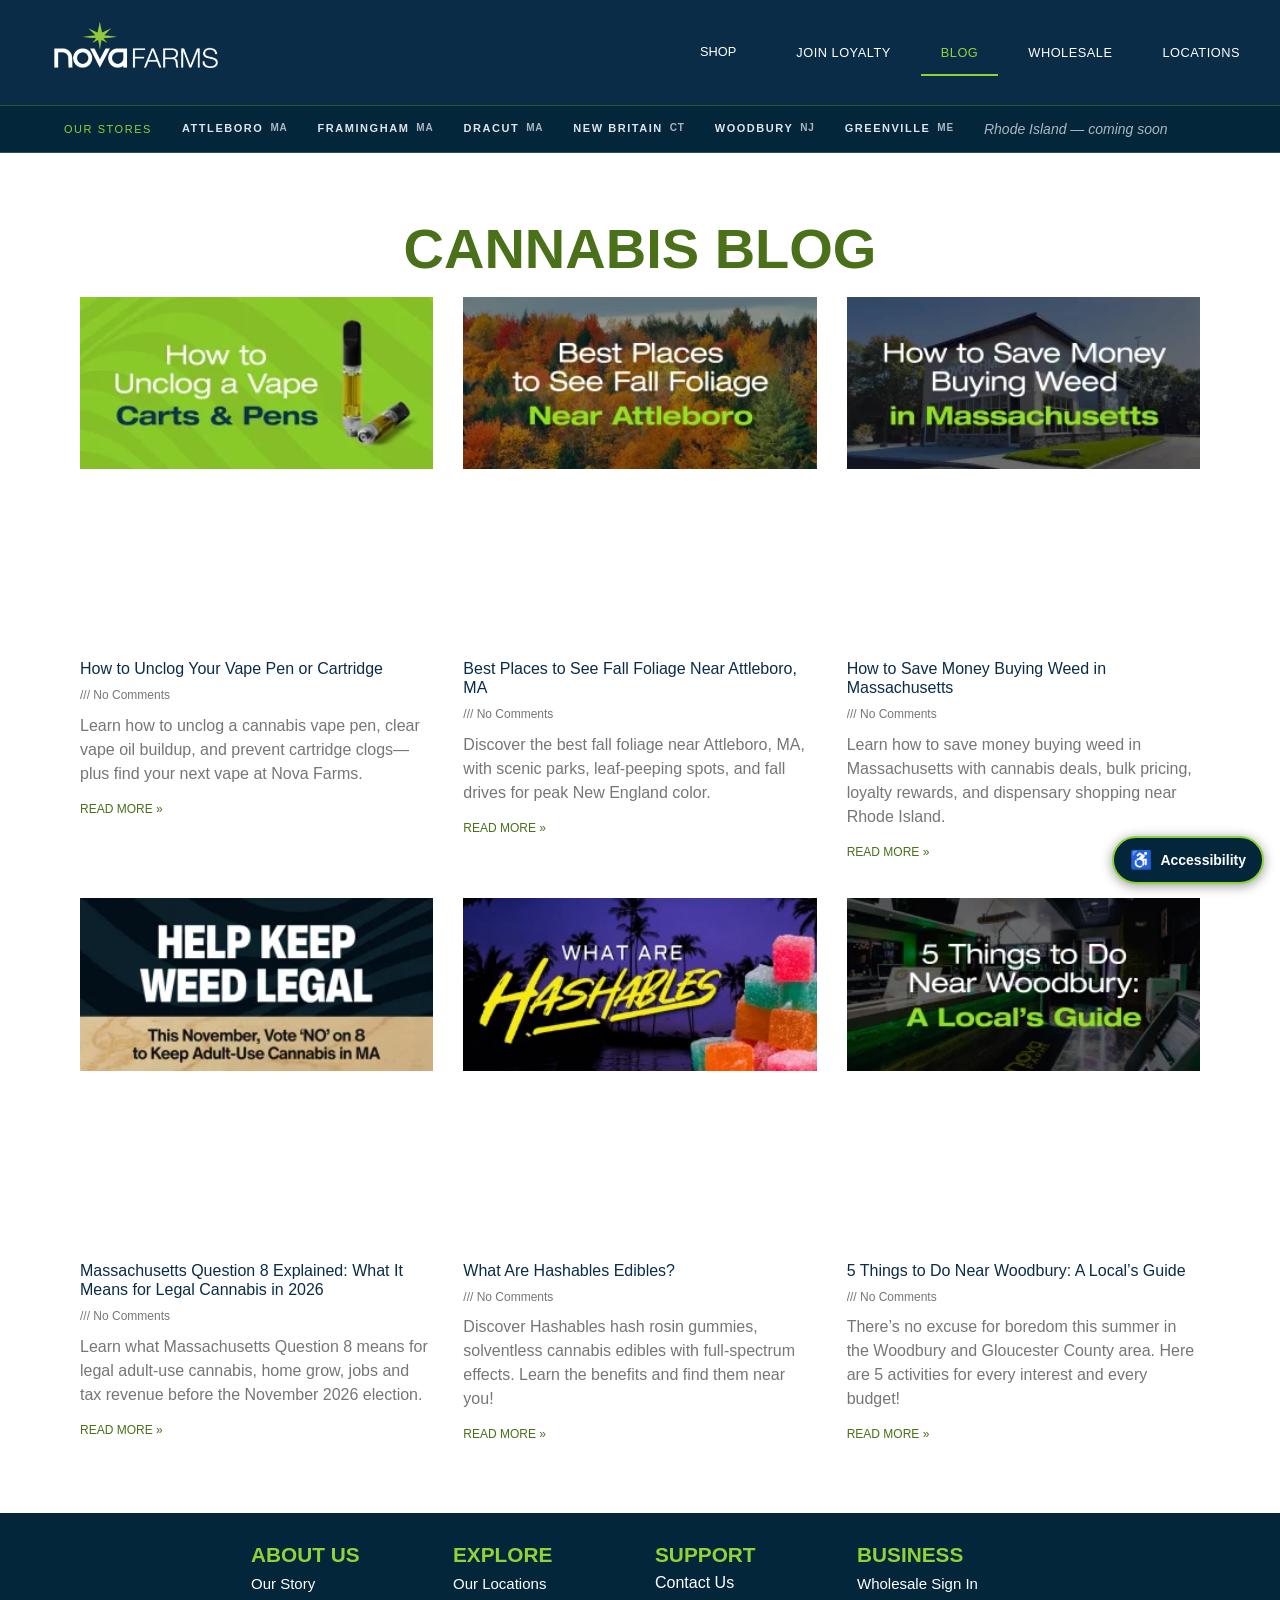
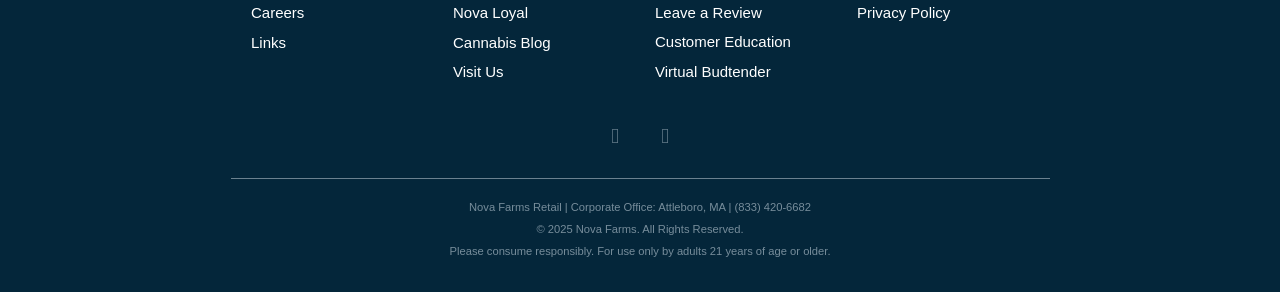
<file: blog.html>
<!doctype html>
<html dir="ltr" lang="en-US" prefix="og: https://ogp.me/ns#">
<head>
	<meta charset="UTF-8">
	<meta name="viewport" content="width=device-width, initial-scale=1">
<meta name="robots" content="noindex,nofollow">
<link rel="profile" href="https://gmpg.org/xfn/11">
	
        

        
        <style id="pressidium-cc-styles"></style>

        <title>Adult-Use Cannabis - Latest Nova Farms Updates</title>



<style id="wpr-usedcss">.pressidium-cc-theme{--cc-bg:#fbfbfb;--cc-text:#07334f;--cc-btn-primary-bg:#07334f;--cc-btn-primary-text:#ffffff;--cc-btn-primary-hover-bg:#10405e;--cc-btn-primary-hover-text:#f6f6f6;--cc-btn-secondary-bg:#e4e4e4;--cc-btn-secondary-text:#07334f;--cc-btn-secondary-hover-bg:#d7d7d7;--cc-btn-secondary-hover-text:#07334f;--cc-toggle-bg-off:#d1e7a4;--cc-toggle-bg-on:#07334f;--cc-toggle-bg-readonly:#d1e7a4;--cc-toggle-knob-bg:#ffffff;--cc-toggle-knob-icon-color:#d1e7a4;--cc-cookie-category-block-bg:#f6f6f6;--cc-cookie-category-block-bg-hover:#f6f6f6;--cc-section-border:#f0f4f0;--cc-block-text:#07334f;--cc-cookie-table-border:#d1e7a4;--cc-overlay-bg:#ffffff;--cc-webkit-scrollbar-bg:#a4a4a4;--cc-webkit-scrollbar-bg-hover:#99d029;--cc-btn-floating-bg:#07334f;--cc-btn-floating-icon:#f6f6f6;--cc-btn-floating-hover-bg:#10405e;--cc-btn-floating-hover-icon:#f6f6f6}img:is([sizes=auto i],[sizes^="auto," i]){contain-intrinsic-size:3000px 1500px}img.emoji{display:inline!important;border:none!important;box-shadow:none!important;height:1em!important;width:1em!important;margin:0 .07em!important;vertical-align:-.1em!important;background:0 0!important;padding:0!important}:root{--wp--preset--aspect-ratio--square:1;--wp--preset--aspect-ratio--4-3:4/3;--wp--preset--aspect-ratio--3-4:3/4;--wp--preset--aspect-ratio--3-2:3/2;--wp--preset--aspect-ratio--2-3:2/3;--wp--preset--aspect-ratio--16-9:16/9;--wp--preset--aspect-ratio--9-16:9/16;--wp--preset--color--black:#000000;--wp--preset--color--cyan-bluish-gray:#abb8c3;--wp--preset--color--white:#ffffff;--wp--preset--color--pale-pink:#f78da7;--wp--preset--color--vivid-red:#cf2e2e;--wp--preset--color--luminous-vivid-orange:#ff6900;--wp--preset--color--luminous-vivid-amber:#fcb900;--wp--preset--color--light-green-cyan:#7bdcb5;--wp--preset--color--vivid-green-cyan:#00d084;--wp--preset--color--pale-cyan-blue:#8ed1fc;--wp--preset--color--vivid-cyan-blue:#0693e3;--wp--preset--color--vivid-purple:#9b51e0;--wp--preset--gradient--vivid-cyan-blue-to-vivid-purple:linear-gradient(135deg,rgb(6, 147, 227) 0%,rgb(155, 81, 224) 100%);--wp--preset--gradient--light-green-cyan-to-vivid-green-cyan:linear-gradient(135deg,rgb(122, 220, 180) 0%,rgb(0, 208, 130) 100%);--wp--preset--gradient--luminous-vivid-amber-to-luminous-vivid-orange:linear-gradient(135deg,rgb(252, 185, 0) 0%,rgb(255, 105, 0) 100%);--wp--preset--gradient--luminous-vivid-orange-to-vivid-red:linear-gradient(135deg,rgb(255, 105, 0) 0%,rgb(207, 46, 46) 100%);--wp--preset--gradient--very-light-gray-to-cyan-bluish-gray:linear-gradient(135deg,rgb(238, 238, 238) 0%,rgb(169, 184, 195) 100%);--wp--preset--gradient--cool-to-warm-spectrum:linear-gradient(135deg,rgb(74, 234, 220) 0%,rgb(151, 120, 209) 20%,rgb(207, 42, 186) 40%,rgb(238, 44, 130) 60%,rgb(251, 105, 98) 80%,rgb(254, 248, 76) 100%);--wp--preset--gradient--blush-light-purple:linear-gradient(135deg,rgb(255, 206, 236) 0%,rgb(152, 150, 240) 100%);--wp--preset--gradient--blush-bordeaux:linear-gradient(135deg,rgb(254, 205, 165) 0%,rgb(254, 45, 45) 50%,rgb(107, 0, 62) 100%);--wp--preset--gradient--luminous-dusk:linear-gradient(135deg,rgb(255, 203, 112) 0%,rgb(199, 81, 192) 50%,rgb(65, 88, 208) 100%);--wp--preset--gradient--pale-ocean:linear-gradient(135deg,rgb(255, 245, 203) 0%,rgb(182, 227, 212) 50%,rgb(51, 167, 181) 100%);--wp--preset--gradient--electric-grass:linear-gradient(135deg,rgb(202, 248, 128) 0%,rgb(113, 206, 126) 100%);--wp--preset--gradient--midnight:linear-gradient(135deg,rgb(2, 3, 129) 0%,rgb(40, 116, 252) 100%);--wp--preset--font-size--small:13px;--wp--preset--font-size--medium:20px;--wp--preset--font-size--large:36px;--wp--preset--font-size--x-large:42px;--wp--preset--spacing--20:0.44rem;--wp--preset--spacing--30:0.67rem;--wp--preset--spacing--40:1rem;--wp--preset--spacing--50:1.5rem;--wp--preset--spacing--60:2.25rem;--wp--preset--spacing--70:3.38rem;--wp--preset--spacing--80:5.06rem;--wp--preset--shadow--natural:6px 6px 9px rgba(0, 0, 0, .2);--wp--preset--shadow--deep:12px 12px 50px rgba(0, 0, 0, .4);--wp--preset--shadow--sharp:6px 6px 0px rgba(0, 0, 0, .2);--wp--preset--shadow--outlined:6px 6px 0px -3px rgb(255, 255, 255),6px 6px rgb(0, 0, 0);--wp--preset--shadow--crisp:6px 6px 0px rgb(0, 0, 0)}:root{--wp--style--global--content-size:800px;--wp--style--global--wide-size:1200px}:where(body){margin:0}:where(.wp-site-blocks)>*{margin-block-start:24px;margin-block-end:0}:where(.wp-site-blocks)>:first-child{margin-block-start:0}:where(.wp-site-blocks)>:last-child{margin-block-end:0}:root{--wp--style--block-gap:24px}:root :where(.is-layout-flow)>:first-child{margin-block-start:0}:root :where(.is-layout-flow)>:last-child{margin-block-end:0}:root :where(.is-layout-flow)>*{margin-block-start:24px;margin-block-end:0}:root :where(.is-layout-constrained)>:first-child{margin-block-start:0}:root :where(.is-layout-constrained)>:last-child{margin-block-end:0}:root :where(.is-layout-constrained)>*{margin-block-start:24px;margin-block-end:0}:root :where(.is-layout-flex){gap:24px}:root :where(.is-layout-grid){gap:24px}body{padding-top:0;padding-right:0;padding-bottom:0;padding-left:0}:root :where(.wp-element-button,.wp-block-button__link){background-color:#32373c;border-width:0;color:#fff;font-family:inherit;font-size:inherit;font-style:inherit;font-weight:inherit;letter-spacing:inherit;line-height:inherit;padding-top:calc(.667em + 2px);padding-right:calc(1.333em + 2px);padding-bottom:calc(.667em + 2px);padding-left:calc(1.333em + 2px);text-decoration:none;text-transform:inherit}:root :where(.wp-block-icon svg){width:24px}:root :where(.wp-block-pullquote){font-size:1.5em;line-height:1.6}input[class*=apbct].apbct_special_field{display:none!important}.apbct-tooltip{display:none;position:inherit;margin-top:5px;left:5px;background:#d3d3d3;border-radius:5px;opacity:.9}.apbct-popup-fade:before{content:'';background:#000;position:fixed;left:0;top:0;width:100%;height:100%;opacity:.7;z-index:9999}.apbct-popup{position:fixed;top:20%;left:50%;padding:20px;width:360px;margin-left:-200px;background:#fff;border:1px solid;border-radius:4px;z-index:99999;opacity:1}.apbct-check_email_exist-bad_email,.apbct-check_email_exist-good_email,.apbct-check_email_exist-load{z-index:9999!important;transition:none!important;background-size:contain;background-repeat:no-repeat!important;background-position-x:right;background-position-y:center;cursor:pointer!important}.apbct-check_email_exist-load{background-size:contain;background-image:url(https://novafarms.com/wp-content/plugins/cleantalk-spam-protect/css/images/checking_email.gif)!important}.apbct-check_email_exist-block{position:fixed!important;display:block!important}.apbct-check_email_exist-good_email{background-image:url(https://novafarms.com/wp-content/plugins/cleantalk-spam-protect/css/images/good_email.svg)!important}.apbct-check_email_exist-bad_email{background-image:url(https://novafarms.com/wp-content/plugins/cleantalk-spam-protect/css/images/bad_email.svg)!important}.apbct-check_email_exist-popup_description{display:none;position:fixed!important;padding:2px!important;border:1px solid #e5e8ed!important;border-radius:16px 16px 0 16px!important;background:#fff!important;background-position-x:right!important;font-size:14px!important;text-align:center!important;transition:all 1s ease-out!important}@media screen and (max-width:782px){.apbct-check_email_exist-popup_description{width:100%!important}}.apbct-email-encoder-popup{width:30vw;min-width:400px;font-size:16px}.apbct-email-encoder--popup-header{font-size:16px;color:#333}.apbct-email-encoder-elements_center{display:flex;flex-direction:column;justify-content:center;align-items:center;font-size:16px!important;color:#000!important}.top-margin-long{margin-top:5px}.apbct-tooltip{display:none}.apbct-email-encoder-select-whole-email{-webkit-user-select:all;user-select:all}.apbct-email-encoder-got-it-button{all:unset;margin-top:10px;padding:5px 10px;border-radius:5px;background-color:#333;color:#fff;cursor:pointer;transition:background-color .3s}.apbct-ee-animation-wrapper{display:flex;height:60px;justify-content:center;font-size:16px;align-items:center}.apbct_dog{margin:0 5px;color:transparent;text-shadow:0 0 2px #aaa}.apbct_dog_one{animation-duration:1.5s;animation-iteration-count:infinite;animation-delay:0s;animation-name:apbct_dog}.apbct_dog_two{animation-duration:1.5s;animation-iteration-count:infinite;animation-delay:.5s;animation-name:apbct_dog}.apbct_dog_three{animation-duration:1.5s;animation-iteration-count:infinite;animation-delay:1s;animation-name:apbct_dog}@keyframes apbct_dog{0%{scale:100%;color:transparent;text-shadow:0 0 2px #aaa}25%{scale:200%;color:unset;text-shadow:unset}75%{scale:100%;color:transparent;text-shadow:0 0 2px #aaa}100%{scale:100%;color:transparent;text-shadow:0 0 2px #aaa}}@media screen and (max-width:782px){.apbct-email-encoder-popup{width:20vw;min-width:200px;font-size:16px;top:20%;left:75%}.apbct-email-encoder-elements_center{flex-direction:column!important;text-align:center}}.rs-p-wp-fix{display:none!important;margin:0!important;height:0!important}body{--sr-7-css-loaded:1}canvas.sr7-pbar{z-index:500;position:absolute;pointer-events:none}sr7-module{display:block;position:relative;overflow-x:visible;-webkit-tap-highlight-color:transparent}sr7-adjuster{position:relative;display:block;width:100%}sr7-content{position:absolute;top:0;height:100%;contain:size layout style;z-index:1;overflow-x:visible}sr7-carousel{position:absolute;top:0;left:0;width:100%;height:100%;overflow:hidden;z-index:1}sr7-slide{position:absolute;width:100%;height:100%;contain:strict;top:0;left:0;z-index:1;visibility:hidden;pointer-events:none}.sr7-overflow-force sr7-slide,sr7-carousel sr7-slide{contain:layout style}sr7-module-bg{top:0;z-index:0;position:absolute}sr7-3dwrap{pointer-events:none;position:absolute;top:0;left:0;width:100%;height:100%;z-index:2}sr7-overlay{display:block;width:100%;height:100%;top:0;left:0;position:absolute;z-index:3;background-repeat:repeat}sr7-btn,sr7-col,sr7-content .sr7-layer,sr7-img,sr7-layer,sr7-row,sr7-txt{user-select:none;visibility:hidden;display:none;box-sizing:border-box;backface-visibility:hidden}sr7-col-bg.sr7-img-col-bg{position:absolute;top:0;left:0;width:100%;height:100%;z-index:-1;pointer-events:none}sr7-content .sr7-layer.sr7-withclip,sr7-content .sr7-layer.sr7-withclip .sr7-layer{backface-visibility:visible}sr7-row.sr7-layer.sr7-galign{box-sizing:border-box}.sr7-layer[data-type=svg]>svg,sr7-layer[data-type=svg]>svg{width:100%;height:100%}sr7-row-con{table-layout:fixed;font-size:0;display:block}sr7-module .sr7-layer,sr7-module sr7-layer{-webkit-font-smoothing:antialiased!important;-webkit-tap-highlight-color:transparent;-moz-osx-font-smoothing:grayscale;font-display:swap}sr7-slide.sr7-staticslide-low{z-index:0!important}sr7-slide.sr7-staticslide-high{z-index:105!important}@-moz-document url-prefix(){sr7-slide.sr7-staticslide{transform:scale(1)}}sr7-slide a{transition:none}sr7-module.sr7-top-fixed{width:100%;height:auto!important;backface-visibility:hidden}sr7-module.sr7-top-fixed sr7-adjuster{height:auto!important}sr7-module.sr7-top-fixed sr7-content,sr7-module.sr7-top-fixed sr7-content .sr7-layer:not(.sr7-ignore-pe) *{pointer-events:none}sr7-prl{top:50%;left:50%;z-index:10000;position:absolute}sr7-prl.off{display:none!important}sr7-prl.sr7-fade-in{animation:1s linear tp-fade-in}.sr-force-hidden{display:none!important}@keyframes tp-fade-in{0%{opacity:0}20%{opacity:0}100%{opacity:100}}sr7-fonttest-wrap{position:absolute;contain:strict;top:-1500px;left:-1500px;width:1500px;height:1000px;pointer-events:none;opacity:0}sr7-module .material-icons,sr7-txt .material-icons{font-size:inherit;vertical-align:top;line-height:inherit}#sr-announcer{position:absolute!important;width:1px;height:1px;margin:-1px;padding:0;overflow:hidden;clip:rect(0,0,0,0);white-space:nowrap;border:0}:root{--cc-font-family:-apple-system,BlinkMacSystemFont,"Segoe UI",Roboto,Helvetica,Arial,sans-serif,"Apple Color Emoji","Segoe UI Emoji","Segoe UI Symbol";--cc-font-size:16px;--cc-bg:#fff;--cc-z-index:2147483647;--cc-text:#2d4156;--cc-border-radius:.45rem;--cc-btn-primary-bg:#2d4156;--cc-btn-primary-text:var(--cc-bg);--cc-btn-primary-hover-bg:#1d2e38;--cc-btn-primary-hover-text:var(--cc-btn-primary-text);--cc-btn-secondary-bg:#eaeff2;--cc-btn-secondary-text:var(--cc-text);--cc-btn-secondary-hover-bg:#d8e0e6;--cc-btn-secondary-hover-text:var(--cc-btn-secondary-text);--cc-btn-border-radius:0.375rem;--cc-toggle-bg-off:#919ea6;--cc-toggle-bg-on:var(--cc-btn-primary-bg);--cc-toggle-bg-readonly:#d5dee2;--cc-toggle-knob-bg:#fff;--cc-toggle-knob-icon-color:#ecf2fa;--cc-block-text:var(--cc-text);--cc-cookie-category-block-bg:#f0f4f7;--cc-cookie-category-block-bg-hover:#e9eff4;--cc-section-border:#f1f3f5;--cc-cookie-table-border:#e9edf2;--cc-overlay-bg:#040608;--cc-overlay-opacity:.85;--cc-consent-modal-box-shadow:0 0.625rem 1.875rem rgba(2, 2, 3, .28);--cc-webkit-scrollbar-bg:#cfd5db;--cc-webkit-scrollbar-bg-hover:#9199a0;--cc-btn-floating-bg:#2d4156;--cc-btn-floating-icon:var(--cc-bg);--cc-btn-floating-hover-bg:#1d2e38;--cc-btn-floating-hover-icon:var(--cc-btn-floating-icon)}#cc--main{z-index:var(--cc-z-index)}.cc_div *,.cc_div :after,.cc_div :before,.cc_div :hover{animation:none;background:0 0;border:none;border-radius:unset;box-shadow:none;box-sizing:border-box;color:inherit;float:none;font-family:inherit;font-size:1em;font-style:inherit;font-variant:normal;font-weight:inherit;height:auto;letter-spacing:unset;line-height:1.2;margin:0;padding:0;text-align:left;text-decoration:none;text-transform:none;transition:none;vertical-align:baseline;visibility:unset}.cc_div{font-family:var(--cc-font-family);font-size:var(--cc-font-size);font-weight:400;-webkit-font-smoothing:antialiased;-moz-osx-font-smoothing:grayscale;color:var(--cc-text);text-rendering:optimizeLegibility}#c-ttl,#s-bl td:before,#s-ttl,.cc_div .b-tl,.cc_div .c-bn{font-weight:600}#cm,#s-bl .act .b-acc,#s-inr,.cc_div .b-tl,.cc_div .c-bl{border-radius:var(--cc-border-radius)}#s-bl .act .b-acc{border-top-left-radius:0;border-top-right-radius:0}.cc_div a,.cc_div button,.cc_div input{-webkit-appearance:none;-moz-appearance:none;appearance:none;overflow:hidden}.cc_div a{border-bottom:1px solid}.cc_div a:hover{border-color:transparent;text-decoration:none}.cc_div .c-bn>span{pointer-events:none}#cm-ov,#cs-ov,.c--anim #cm,.c--anim #s-cnt,.c--anim #s-inr{transition:visibility .25s linear,opacity .25s ease,transform .25s ease!important}.c--anim .c-bn{transition:background-color .25s ease!important}.c--anim #cm.bar.slide,.c--anim #cm.bar.slide+#cm-ov,.c--anim .bar.slide #s-inr,.c--anim .bar.slide+#cs-ov{transition:visibility .4s ease,opacity .4s ease,transform .4s ease!important}#cm.bar.slide,.cc_div .bar.slide #s-inr{opacity:1;transform:translateX(100%)}#cm.bar.top.slide,.cc_div .bar.left.slide #s-inr{opacity:1;transform:translateX(-100%)}#cm.slide,.cc_div .slide #s-inr{transform:translateY(1.6em)}#cm.top.slide{transform:translateY(-1.6em)}#cm.bar.slide{transform:translateY(100%)}#cm.bar.top.slide{transform:translateY(-100%)}.show--consent .c--anim #cm,.show--consent .c--anim #cm.bar,.show--settings .c--anim #s-inr,.show--settings .c--anim .bar.slide #s-inr{opacity:1;transform:scale(1);visibility:visible!important}.show--consent .c--anim #cm.box.middle,.show--consent .c--anim #cm.cloud.middle{transform:scale(1) translateY(-50%)}.show--settings .c--anim #s-cnt{visibility:visible!important}.force--consent.show--consent .c--anim #cm-ov,.show--settings .c--anim #cs-ov{opacity:var(--cc-overlay-opacity)!important;visibility:visible!important}#cm{background:var(--cc-bg);bottom:1.25em;box-shadow:0 .625em 1.875em #000;box-shadow:var(--cc-consent-modal-box-shadow);font-family:inherit;line-height:normal;max-width:24.2em;opacity:0;padding:1em 1.4em 1.3em;position:fixed;right:1.25em;transform:scale(.95);visibility:hidden;width:100%;z-index:1}#cc_div #cm{display:block!important}#c-ttl{font-size:1.05em;margin-bottom:.7em}.cloud #c-ttl{margin-top:-.15em}#c-txt{font-size:.9em;line-height:1.5em}.cc_div #c-bns{display:flex;justify-content:space-between;margin-top:1.4em}.cc_div .c-bn{background:var(--cc-btn-secondary-bg);border-radius:var(--cc-btn-border-radius);color:var(--cc-btn-secondary-text);cursor:pointer;display:inline-block;flex:1;font-size:.82em;padding:1em 1.7em;text-align:center;-moz-user-select:none;-webkit-user-select:none;-o-user-select:none;user-select:none}#c-bns button+button,#s-c-bn,#s-cnt button+button{float:right;margin-left:.5rem}#s-cnt #s-rall-bn{float:none}#cm .c_link:active,#cm .c_link:hover,#s-c-bn:active,#s-c-bn:hover,#s-cnt button+button:active,#s-cnt button+button:hover{background:var(--cc-btn-secondary-hover-bg);color:var(--cc-btn-secondary-hover-text)}#s-cnt{display:table;height:100%;left:0;position:fixed;top:0;visibility:hidden;width:100%;z-index:101}#s-bl{outline:0;scrollbar-width:thin}#s-bl .title{margin-top:1.4em}#s-bl .b-bn,#s-bl .title:first-child{margin-top:0}#s-cnt .b-bn .b-tl{background:0 0;display:block;font-family:inherit;font-size:.95em;padding:1.3em 6.4em 1.3em 2.7em;position:relative;transition:background-color .25s ease;width:100%}#s-cnt .b-bn .b-tl.exp{cursor:pointer}#s-cnt .act .b-bn .b-tl{border-bottom-left-radius:0;border-bottom-right-radius:0}#s-cnt .b-bn .b-tl:active,#s-cnt .b-bn .b-tl:hover{background:var(--cc-cookie-category-block-bg-hover)}#s-bl .b-bn{position:relative}#s-bl .c-bl{border:1px solid var(--cc-section-border);margin-bottom:.4rem;padding:1em;transition:background-color .25s ease}#s-bl .c-bl:hover{background:var(--cc-cookie-category-block-bg)}#s-bl .c-bl:last-child{margin-bottom:.5em}#s-bl .c-bl:first-child{border:none;margin-bottom:2em;margin-top:0;padding:0;transition:none}#s-bl .c-bl:not(.b-ex):first-child:hover{background:0 0;background:unset}#s-bl .c-bl.b-ex{background:var(--cc-cookie-category-block-bg);border:none;padding:0;transition:none}#s-bl .c-bl.b-ex+.c-bl{margin-top:2em}#s-bl .c-bl.b-ex+.c-bl.b-ex{margin-top:0}#s-bl .c-bl.b-ex:first-child{margin-bottom:1em;margin-bottom:.5em}#s-bl .b-acc{display:none;margin-bottom:0;max-height:0;overflow:hidden;padding-top:0}#s-bl .act .b-acc{display:block;max-height:100%;overflow:hidden}.cc_div .b-tg .c-tgl:disabled{cursor:not-allowed}#c-vln{display:table-cell;position:relative;vertical-align:middle}#cs{bottom:0;left:0;padding:0 1.7em;position:fixed;right:0;top:0;width:100%}#cs,#s-inr{height:100%}#s-inr{box-shadow:0 13px 27px -5px rgba(3,6,9,.26);margin:0 auto;max-width:45em;opacity:0;overflow:hidden;padding-bottom:4.75em;padding-top:4.75em;position:relative;transform:scale(.96);visibility:hidden}#s-bns,#s-hdr,#s-inr{background:var(--cc-bg)}#s-bl{display:block;height:100%;overflow-x:hidden;overflow-y:auto;overflow-y:overlay;padding:1.3em 1.6em;width:100%}#s-bns{border-top:1px solid var(--cc-section-border);bottom:0;height:4.75em;left:0;padding:1em 1.8em;position:absolute;right:0}#c-bns button:first-child,#s-bns button:first-child{background:var(--cc-btn-primary-bg);color:var(--cc-btn-primary-text)}#c-bns.swap button:first-child{background:var(--cc-btn-secondary-bg);color:var(--cc-btn-secondary-text)}#c-bns.swap button:last-child{background:var(--cc-btn-primary-bg);color:var(--cc-btn-primary-text)}.cc_div .b-tg .c-tgl:checked~.c-tg{background:var(--cc-toggle-bg-on)}#c-bns button:first-child:active,#c-bns button:first-child:hover,#c-bns.swap button:last-child:active,#c-bns.swap button:last-child:hover,#s-bns button:first-child:active,#s-bns button:first-child:hover{background:var(--cc-btn-primary-hover-bg);color:var(--cc-btn-primary-hover-text)}#c-bns.swap button:first-child:active,#c-bns.swap button:first-child:hover{background:var(--cc-btn-secondary-hover-bg);color:var(--cc-btn-secondary-hover-text)}#s-hdr{border-bottom:1px solid var(--cc-section-border);display:table;height:4.75em;padding:0 1.8em;position:absolute;top:0;width:100%;z-index:2}#s-hdr,#s-ttl{vertical-align:middle}#s-ttl{display:table-cell;font-size:1em}#s-c-bn{font-size:1.45em;font-weight:400;height:1.7em;margin:0;overflow:hidden;padding:0;position:relative;width:1.7em}#s-c-bnc{display:table-cell;vertical-align:middle}.cc_div span.t-lb{opacity:0;overflow:hidden;pointer-events:none;position:absolute;top:0;z-index:-1}#c-s-in{height:100%;height:calc(100% - 2.5em);max-height:37.5em;position:relative;top:50%;transform:translateY(-50%)}@media screen and (min-width:688px){#s-bl::-webkit-scrollbar{background:0 0;border-radius:0 .25em .25em 0;height:100%;width:.8em}#s-bl::-webkit-scrollbar-thumb{background:var(--cc-webkit-scrollbar-bg);border:.25em solid var(--cc-bg);border-radius:100em}#s-bl::-webkit-scrollbar-thumb:hover{background:var(--cc-webkit-scrollbar-bg-hover)}#s-bl::-webkit-scrollbar-button{height:5px;width:10px}}.cc_div .b-tg{bottom:0;display:inline-block;margin:auto;right:0;right:1.2em;-webkit-user-select:none;-moz-user-select:none;user-select:none;vertical-align:middle}.cc_div .b-tg,.cc_div .b-tg .c-tgl{cursor:pointer;position:absolute;top:0}.cc_div .b-tg .c-tgl{border:0;display:block;left:0;margin:0}.cc_div .b-tg .c-tg{background:var(--cc-toggle-bg-off);pointer-events:none;position:absolute;transition:background-color .25s ease,box-shadow .25s ease}.cc_div .b-tg,.cc_div .b-tg .c-tg,.cc_div .b-tg .c-tgl,.cc_div span.t-lb{border-radius:4em;height:1.5em;width:3.4em}.cc_div .b-tg .c-tg.c-ro{cursor:not-allowed}.cc_div .b-tg .c-tgl~.c-tg.c-ro{background:var(--cc-toggle-bg-readonly)}.cc_div .b-tg .c-tgl~.c-tg.c-ro:after{box-shadow:none}.cc_div .b-tg .c-tg:after{background:var(--cc-toggle-knob-bg);border:none;border-radius:100%;box-shadow:0 1px 2px rgba(24,32,35,.36);box-sizing:content-box;content:"";display:block;height:1.25em;left:.125em;position:relative;top:.125em;transition:transform .25s ease;width:1.25em}.cc_div .b-tg .c-tgl:checked~.c-tg:after{transform:translateX(1.9em)}#s-bl table,#s-bl td,#s-bl th{border:none}#s-bl tbody tr{transition:background-color .25s ease}#s-bl tbody tr:hover{background:var(--cc-cookie-category-block-bg-hover)}#s-bl table{border-collapse:collapse;margin:0;overflow:hidden;padding:0;text-align:left;width:100%}#s-bl caption{border-bottom:1px solid var(--cc-cookie-table-border);font-size:.9em;font-weight:600;padding:.5rem 1rem}#s-bl td,#s-bl th{font-size:.8em;padding:.8em .625em .8em 1.2em;text-align:left;vertical-align:top}#s-bl th{font-family:inherit;font-weight:600;padding:1em 1rem}#s-bl thead tr:first-child{border-bottom:1px solid var(--cc-cookie-table-border)}.force--consent #cs,.force--consent #s-cnt{width:100vw}#cm-ov,#cs-ov{background:#070707;background:var(--cc-overlay-bg);bottom:0;display:none;left:0;opacity:0;position:fixed;right:0;top:0;transition:none;visibility:hidden}.c--anim #cs-ov,.force--consent .c--anim #cm-ov,.force--consent.show--consent #cm-ov,.show--settings #cs-ov{display:block}#cs-ov{z-index:2}.force--consent .cc_div{bottom:0;left:0;position:fixed;top:0;transition:visibility .25s linear;visibility:hidden;width:100%;width:100vw}.force--consent.show--consent .c--anim .cc_div,.force--consent.show--settings .c--anim .cc_div{visibility:visible}.force--consent #cm{position:absolute}.force--consent #cm.bar{max-width:100vw;width:100vw}html.force--consent.show--consent{overflow-y:hidden!important}html.force--consent.show--consent,html.force--consent.show--consent body{height:auto!important;overflow-x:hidden!important}.cc_div .act .b-bn .exp:before,.cc_div .b-bn .exp:before{border:solid var(--cc-btn-secondary-text);border-width:0 2px 2px 0;content:"";display:inline-block;left:1.2em;margin-right:15px;padding:.2em;position:absolute;top:50%;transform:translateY(-50%) rotate(45deg)}.cc_div .act .b-bn .b-tl:before{transform:translateY(-20%) rotate(225deg)}.cc_div .on-i:before{border:solid var(--cc-toggle-knob-icon-color);border-width:0 2px 2px 0;display:inline-block;left:.75em;padding:.1em .1em .45em;top:.37em}#s-c-bn:after,#s-c-bn:before,.cc_div .on-i:before{content:"";margin:0 auto;position:absolute;transform:rotate(45deg)}#s-c-bn:after,#s-c-bn:before{background:var(--cc-btn-secondary-text);border-radius:1em;height:.6em;left:.82em;top:.58em;width:1.5px}#s-c-bn:after{transform:rotate(-45deg)}.cc_div .off-i,.cc_div .on-i{display:block;height:100%;position:absolute;right:0;text-align:center;transition:opacity .15s ease;width:50%}.cc_div .on-i{left:0;opacity:0}.cc_div .off-i:after,.cc_div .off-i:before{background:var(--cc-toggle-knob-icon-color);content:" ";display:block;height:.7em;margin:0 auto;position:absolute;right:.8em;top:.42em;transform-origin:center;width:.09375em}.cc_div .off-i:before{transform:rotate(45deg)}.cc_div .off-i:after{transform:rotate(-45deg)}.cc_div .b-tg .c-tgl:checked~.c-tg .on-i{opacity:1}.cc_div .b-tg .c-tgl:checked~.c-tg .off-i{opacity:0}#cm.box.middle,#cm.cloud.middle{bottom:auto;top:50%;transform:translateY(-37%)}#cm.box.middle.zoom,#cm.cloud.middle.zoom{transform:scale(.95) translateY(-50%)}#cm.box.center,#cm.cloud{left:1em;margin:0 auto;right:1em}#cm.cloud{max-width:50em;overflow:hidden;padding:1.2em 1.7em;text-align:center;width:unset}.cc_div .cloud #c-inr{display:table;width:100%}.cc_div .cloud #c-inr-i{display:table-cell;padding-right:2.4em;vertical-align:top;width:70%}.cc_div .cloud #c-txt{font-size:.85em}.cc_div .cloud #c-bns{display:table-cell;min-width:170px;vertical-align:middle}#cm.cloud .c-bn{margin:.5rem 0 0;width:100%}#cm.cloud .c-bn:first-child{margin:0}#cm.cloud.left{margin-right:1.25em}#cm.cloud.right{margin-left:1.25em}#cm.bar{border-radius:0;bottom:0;left:0;max-width:100%;padding:2em;position:fixed;right:0;width:100%}#cm.bar #c-inr{margin:0 auto;max-width:32em}#cm.bar #c-bns{max-width:33.75em}#cm.bar #cs{padding:0}.cc_div .bar #c-s-in{height:100%;max-height:100%;top:0;transform:none}.cc_div .bar #s-bl,.cc_div .bar #s-bns,.cc_div .bar #s-hdr{padding-left:1.4em;padding-right:1.4em}.cc_div .bar #cs{padding:0}.cc_div .bar #s-inr{border-radius:0;margin:0 0 0 auto;max-width:32em}.cc_div .bar.left #s-inr{margin-left:0;margin-right:auto}.cc_div .bar #s-bl table,.cc_div .bar #s-bl tbody,.cc_div .bar #s-bl td,.cc_div .bar #s-bl th,.cc_div .bar #s-bl thead,.cc_div .bar #s-bl tr,.cc_div .bar #s-cnt{display:block}.cc_div .bar #s-bl caption{border-bottom:1px solid var(--cc-cookie-table-border);border-top:0;display:block}.cc_div .bar #s-bl thead tr{left:-9999px;position:absolute;top:-9999px}.cc_div .bar #s-bl tr{border-top:1px solid var(--cc-cookie-table-border)}.cc_div .bar #s-bl td{border:none;padding-left:35%;position:relative}.cc_div .bar #s-bl td:before{color:var(--cc-text);content:attr(data-column);left:1rem;overflow:hidden;padding-right:.625em;position:absolute;text-overflow:ellipsis;white-space:nowrap}#cm.top{bottom:auto;top:1.25em}#cm.left{left:1.25em;right:auto}#cm.right{left:auto;right:1.25em}#cm.bar.left,#cm.bar.right{left:0;right:0}#cm.bar.top{top:0}@media (prefers-reduced-motion){#cc--main #cm,#cc--main #s-cnt,#cc--main #s-inr{transition:none!important}}@media screen and (max-width:688px){#cm,#cm.cloud,#cm.left,#cm.right{bottom:1em;display:block;left:1em;margin:0;max-width:100%;padding:1.2em!important;right:1em;width:auto}.force--consent #cm,.force--consent #cm.cloud{max-width:100vw;width:auto}#cm.top{bottom:auto;top:1em}#cm.bottom{bottom:1em;top:auto}#cm.bar.bottom{bottom:0}#cm.cloud .c-bn{font-size:.85em}#s-bns,.cc_div .bar #s-bns{padding:1em 1.3em}.cc_div .bar #s-inr{max-width:100%;width:100%}.cc_div .cloud #c-inr-i{padding-right:0}#cs{border-radius:0;padding:0}#c-s-in{height:100%;max-height:100%;top:0;transform:none}.cc_div .b-tg{right:1.1em;transform:scale(1.1)}#s-inr{border-radius:0;margin:0;padding-bottom:7.9em}#s-bns{height:7.9em}#s-bl,.cc_div .bar #s-bl{padding:1.2em}#s-hdr,.cc_div .bar #s-hdr{padding:0 1.2em}#s-bl table{width:100%}#s-inr.bns-t{padding-bottom:10.5em}.bns-t #s-bns{height:10.5em}.cc_div .bns-t .c-bn{font-size:.83em;padding:.9em 1.6em}#s-cnt .b-bn .b-tl{padding-bottom:1.2em;padding-top:1.2em}#s-bl table,#s-bl tbody,#s-bl td,#s-bl th,#s-bl thead,#s-bl tr,#s-cnt{display:block}#s-bl caption{border-bottom:0;display:block}#s-bl thead tr{left:-9999px;position:absolute;top:-9999px}#s-bl tr{border-top:1px solid var(--cc-cookie-table-border)}#s-bl td{border:none;padding-left:35%;position:relative}#s-bl td:before{color:var(--cc-text);content:attr(data-column);left:1rem;overflow:hidden;padding-right:.625em;position:absolute;text-overflow:ellipsis;white-space:nowrap}#cm .c-bn,.cc_div .c-bn{margin-right:0;width:100%}#s-cnt #s-rall-bn{margin-left:0}.cc_div #c-bns{flex-direction:column}#c-bns button+button,#s-cnt button+button{float:unset;margin-left:0;margin-top:.625em}#cm.box,#cm.cloud{left:1em;right:1em;width:auto}#cm.cloud.left,#cm.cloud.right{margin:0}.cc_div .cloud #c-bns,.cc_div .cloud #c-inr,.cc_div .cloud #c-inr-i{display:block;min-width:unset;width:auto}.cc_div .cloud #c-txt{font-size:.9em}.cc_div .cloud #c-bns{margin-top:1.625em}}pressidium-floating-button{z-index:9999}#cc--main #s-bl table tbody tr td[data-column=Domain]{word-wrap:anywhere}#cc--main .c-bn{border:none}#cc--main .b-tl{border:none;color:inherit;text-align:left}html{line-height:1.15;-webkit-text-size-adjust:100%}*,:after,:before{box-sizing:border-box}body{background-color:#fff;color:#333;font-family:-apple-system,BlinkMacSystemFont,'Segoe UI',Roboto,'Helvetica Neue',Arial,'Noto Sans',sans-serif,'Apple Color Emoji','Segoe UI Emoji','Segoe UI Symbol','Noto Color Emoji';font-size:1rem;font-weight:400;line-height:1.5;margin:0;-webkit-font-smoothing:antialiased;-moz-osx-font-smoothing:grayscale}h1,h2,h3,h4,h5,h6{color:inherit;font-family:inherit;font-weight:500;line-height:1.2;margin-block-end:1rem;margin-block-start:.5rem}h1{font-size:2.5rem}h2{font-size:2rem}h3{font-size:1.75rem}h4{font-size:1.5rem}h5{font-size:1.25rem}h6{font-size:1rem}p{margin-block-end:.9rem;margin-block-start:0}a{background-color:transparent;color:#c36;text-decoration:none}a:active,a:hover{color:#336}a:not([href]):not([tabindex]),a:not([href]):not([tabindex]):focus,a:not([href]):not([tabindex]):hover{color:inherit;text-decoration:none}a:not([href]):not([tabindex]):focus{outline:0}strong{font-weight:bolder}code{font-family:monospace,monospace;font-size:1em}sub{font-size:75%;line-height:0;position:relative;vertical-align:baseline}sub{bottom:-.25em}img{border-style:none;height:auto;max-width:100%}details{display:block}summary{display:list-item}[hidden],template{display:none}@media print{*,:after,:before{background:0 0!important;box-shadow:none!important;color:#000!important;text-shadow:none!important}a,a:visited{text-decoration:underline}a[href]:after{content:" (" attr(href) ")"}a[href^="#"]:after,a[href^="javascript:"]:after{content:""}thead{display:table-header-group}img,tr{-moz-column-break-inside:avoid;break-inside:avoid}h2,h3,p{orphans:3;widows:3}h2,h3{-moz-column-break-after:avoid;break-after:avoid}}label{display:inline-block;line-height:1;vertical-align:middle}button,input,optgroup,select,textarea{font-family:inherit;font-size:1rem;line-height:1.5;margin:0}input[type=date],input[type=email],input[type=number],input[type=password],input[type=search],input[type=tel],input[type=text],input[type=url],select,textarea{border:1px solid #666;border-radius:3px;padding:.5rem 1rem;transition:all .3s;width:100%}input[type=date]:focus,input[type=email]:focus,input[type=number]:focus,input[type=password]:focus,input[type=search]:focus,input[type=tel]:focus,input[type=text]:focus,input[type=url]:focus,select:focus,textarea:focus{border-color:#333}button,input{overflow:visible}button,select{text-transform:none}[type=button],[type=reset],[type=submit],button{-webkit-appearance:button;width:auto}[type=button],[type=submit],button{background-color:transparent;border:1px solid #c36;border-radius:3px;color:#c36;display:inline-block;font-size:1rem;font-weight:400;padding:.5rem 1rem;text-align:center;transition:all .3s;-webkit-user-select:none;-moz-user-select:none;user-select:none;white-space:nowrap}[type=button]:focus:not(:focus-visible),[type=submit]:focus:not(:focus-visible),button:focus:not(:focus-visible){outline:0}[type=button]:focus,[type=button]:hover,[type=submit]:focus,[type=submit]:hover,button:focus,button:hover{background-color:#c36;color:#fff;text-decoration:none}[type=button]:not(:disabled),[type=submit]:not(:disabled),button:not(:disabled){cursor:pointer}fieldset{padding:.35em .75em .625em}legend{box-sizing:border-box;color:inherit;display:table;max-width:100%;padding:0;white-space:normal}progress{vertical-align:baseline}textarea{overflow:auto;resize:vertical}[type=checkbox],[type=radio]{box-sizing:border-box;padding:0}[type=number]::-webkit-inner-spin-button,[type=number]::-webkit-outer-spin-button{height:auto}[type=search]{-webkit-appearance:textfield;outline-offset:-2px}[type=search]::-webkit-search-decoration{-webkit-appearance:none}::-webkit-file-upload-button{-webkit-appearance:button;font:inherit}select{display:block}table{background-color:transparent;border-collapse:collapse;border-spacing:0;font-size:.9em;margin-block-end:15px;width:100%}table td,table th{border:1px solid hsla(0,0%,50%,.502);line-height:1.5;padding:15px;vertical-align:top}table th{font-weight:700}table thead th{font-size:1em}table caption+thead tr:first-child td,table caption+thead tr:first-child th,table colgroup+thead tr:first-child td,table colgroup+thead tr:first-child th,table thead:first-child tr:first-child td,table thead:first-child tr:first-child th{border-block-start:1px solid hsla(0,0%,50%,.502)}table tbody>tr:nth-child(odd)>td,table tbody>tr:nth-child(odd)>th{background-color:hsla(0,0%,50%,.071)}table tbody tr:hover>td,table tbody tr:hover>th{background-color:hsla(0,0%,50%,.102)}table tbody+tbody{border-block-start:2px solid hsla(0,0%,50%,.502)}dl,dt,li,ol,ul{background:0 0;border:0;font-size:100%;margin-block-end:0;margin-block-start:0;outline:0;vertical-align:baseline}.page-content a{text-decoration:underline}.sticky{display:block;position:relative}.hide{display:none!important}.screen-reader-text{clip:rect(1px,1px,1px,1px);height:1px;overflow:hidden;position:absolute!important;width:1px;word-wrap:normal!important}.screen-reader-text:focus{background-color:#eee;clip:auto!important;clip-path:none;color:#333;display:block;font-size:1rem;height:auto;left:5px;line-height:normal;padding:12px 24px;text-decoration:none;top:5px;width:auto;z-index:100000}.post .entry-title a{text-decoration:none}#comments .comment{position:relative}#comments .comment .comment-body{border-block-end:1px solid #ccc;display:flex;flex-direction:column;padding-block-end:30px;padding-block-start:30px;padding-inline-end:0;padding-inline-start:60px}#comments .comment-metadata,#comments .reply{font-size:11px;line-height:1}#comments .children{list-style:none;margin:0;padding-inline-start:30px;position:relative}#comments .children li:last-child{padding-block-end:0}.page-header .entry-title,body:not([class*=elementor-page-]) .site-main{margin-inline-end:auto;margin-inline-start:auto;width:100%}@media(max-width:575px){.page-header .entry-title,body:not([class*=elementor-page-]) .site-main{padding-inline-end:10px;padding-inline-start:10px}}@media(min-width:576px){.page-header .entry-title,body:not([class*=elementor-page-]) .site-main{max-width:500px}}@media(min-width:768px){#comments .comment-author,#comments .comment-metadata{line-height:1}.page-header .entry-title,body:not([class*=elementor-page-]) .site-main{max-width:600px}}@media(min-width:992px){.page-header .entry-title,body:not([class*=elementor-page-]) .site-main{max-width:800px}}@media(min-width:1200px){.page-header .entry-title,body:not([class*=elementor-page-]) .site-main{max-width:1140px}}:root{--direction-multiplier:1}body.rtl,html[dir=rtl]{--direction-multiplier:-1}.elementor-screen-only,.screen-reader-text,.screen-reader-text span{height:1px;margin:-1px;overflow:hidden;padding:0;position:absolute;top:-10000em;width:1px;clip:rect(0,0,0,0);border:0}.elementor *,.elementor :after,.elementor :before{box-sizing:border-box}.elementor a{box-shadow:none;text-decoration:none}.elementor img{border:none;border-radius:0;box-shadow:none;height:auto;max-width:100%}.elementor iframe,.elementor object,.elementor video{border:none;line-height:1;margin:0;max-width:100%;width:100%}.e-con-inner>.elementor-element.elementor-fixed,.e-con>.elementor-element.elementor-fixed,.elementor-widget-wrap>.elementor-element.elementor-fixed{position:fixed}.elementor-widget-wrap .elementor-element.elementor-widget__width-auto,.elementor-widget-wrap .elementor-element.elementor-widget__width-initial{max-width:100%}.elementor-element.elementor-fixed{z-index:1}.elementor-element{--flex-direction:initial;--flex-wrap:initial;--justify-content:initial;--align-items:initial;--align-content:initial;--gap:initial;--flex-basis:initial;--flex-grow:initial;--flex-shrink:initial;--order:initial;--align-self:initial;align-self:var(--align-self);flex-basis:var(--flex-basis);flex-grow:var(--flex-grow);flex-shrink:var(--flex-shrink);order:var(--order)}.elementor-element:where(.e-con-full,.elementor-widget){align-content:var(--align-content);align-items:var(--align-items);flex-direction:var(--flex-direction);flex-wrap:var(--flex-wrap);gap:var(--row-gap) var(--column-gap);justify-content:var(--justify-content)}.elementor-invisible{visibility:hidden}.elementor-align-center{text-align:center}.elementor-align-right{text-align:right}.elementor-align-left{text-align:left}.elementor-align-center .elementor-button,.elementor-align-left .elementor-button,.elementor-align-right .elementor-button{width:auto}@media (max-width:1024px){.elementor-tablet-align-center{text-align:center}.elementor-tablet-align-left{text-align:left}.elementor-tablet-align-center .elementor-button,.elementor-tablet-align-left .elementor-button{width:auto}}@media (max-width:767px){.elementor-widget-wrap .elementor-element.elementor-widget-mobile__width-initial{max-width:100%}.elementor-mobile-align-left{text-align:left}.elementor-mobile-align-left .elementor-button{width:auto}.elementor-mobile-align-justify .elementor-button{width:100%}}:root{--page-title-display:block}.elementor-widget-wrap{align-content:flex-start;flex-wrap:wrap;position:relative;width:100%}.elementor:not(.elementor-bc-flex-widget) .elementor-widget-wrap{display:flex}.elementor-widget-wrap>.elementor-element{width:100%}.elementor-widget-wrap.e-swiper-container{width:calc(100% - (var(--e-column-margin-left,0px) + var(--e-column-margin-right,0px)))}.elementor-widget{position:relative}.elementor-widget:not(:last-child){margin-block-end:var(--kit-widget-spacing,20px)}.elementor-widget:not(:last-child).elementor-widget__width-auto,.elementor-widget:not(:last-child).elementor-widget__width-initial{margin-block-end:0}.elementor-grid{display:grid;grid-column-gap:var(--grid-column-gap);grid-row-gap:var(--grid-row-gap)}.elementor-grid .elementor-grid-item{min-width:0}.elementor-grid-0 .elementor-grid{display:inline-block;margin-block-end:calc(-1 * var(--grid-row-gap));width:100%;word-spacing:var(--grid-column-gap)}.elementor-grid-0 .elementor-grid .elementor-grid-item{display:inline-block;margin-block-end:var(--grid-row-gap);word-break:break-word}.elementor-grid-3 .elementor-grid{grid-template-columns:repeat(3,1fr)}@media (max-width:1024px){.elementor-grid-tablet-2 .elementor-grid{grid-template-columns:repeat(2,1fr)}}@media (min-width:1025px){#elementor-device-mode:after{content:"desktop"}}@media (min-width:-1){#elementor-device-mode:after{content:"widescreen"}}@media (max-width:-1){#elementor-device-mode:after{content:"laptop";content:"tablet_extra"}}@media (max-width:1024px){#elementor-device-mode:after{content:"tablet"}}@media (max-width:-1){#elementor-device-mode:after{content:"mobile_extra"}}@media (prefers-reduced-motion:no-preference){html{scroll-behavior:smooth}}.e-con{--border-radius:0;--border-top-width:0px;--border-right-width:0px;--border-bottom-width:0px;--border-left-width:0px;--border-style:initial;--border-color:initial;--container-widget-width:100%;--container-widget-height:initial;--container-widget-flex-grow:0;--container-widget-align-self:initial;--content-width:min(100%,var(--container-max-width,1140px));--width:100%;--min-height:initial;--height:auto;--text-align:initial;--margin-top:0px;--margin-right:0px;--margin-bottom:0px;--margin-left:0px;--padding-top:var(--container-default-padding-top,10px);--padding-right:var(--container-default-padding-right,10px);--padding-bottom:var(--container-default-padding-bottom,10px);--padding-left:var(--container-default-padding-left,10px);--position:relative;--z-index:revert;--overflow:visible;--gap:var(--widgets-spacing,20px);--row-gap:var(--widgets-spacing-row,20px);--column-gap:var(--widgets-spacing-column,20px);--overlay-mix-blend-mode:initial;--overlay-opacity:1;--overlay-transition:0.3s;--e-con-grid-template-columns:repeat(3,1fr);--e-con-grid-template-rows:repeat(2,1fr);border-radius:var(--border-radius);height:var(--height);min-height:var(--min-height);min-width:0;overflow:var(--overflow);position:var(--position);width:var(--width);z-index:var(--z-index);--flex-wrap-mobile:wrap}.e-con:where(:not(.e-div-block-base)){transition:background var(--background-transition,.3s),border var(--border-transition,.3s),box-shadow var(--border-transition,.3s),transform var(--e-con-transform-transition-duration,.4s)}.e-con{--margin-block-start:var(--margin-top);--margin-block-end:var(--margin-bottom);--margin-inline-start:var(--margin-left);--margin-inline-end:var(--margin-right);--padding-inline-start:var(--padding-left);--padding-inline-end:var(--padding-right);--padding-block-start:var(--padding-top);--padding-block-end:var(--padding-bottom);--border-block-start-width:var(--border-top-width);--border-block-end-width:var(--border-bottom-width);--border-inline-start-width:var(--border-left-width);--border-inline-end-width:var(--border-right-width)}body.rtl .e-con{--padding-inline-start:var(--padding-right);--padding-inline-end:var(--padding-left);--margin-inline-start:var(--margin-right);--margin-inline-end:var(--margin-left);--border-inline-start-width:var(--border-right-width);--border-inline-end-width:var(--border-left-width)}.e-con{margin-block-end:var(--margin-block-end);margin-block-start:var(--margin-block-start);margin-inline-end:var(--margin-inline-end);margin-inline-start:var(--margin-inline-start);padding-inline-end:var(--padding-inline-end);padding-inline-start:var(--padding-inline-start)}.e-con.e-flex{--flex-direction:column;--flex-basis:auto;--flex-grow:0;--flex-shrink:1;flex:var(--flex-grow) var(--flex-shrink) var(--flex-basis)}.e-con-full,.e-con>.e-con-inner{padding-block-end:var(--padding-block-end);padding-block-start:var(--padding-block-start);text-align:var(--text-align)}.e-con-full.e-flex,.e-con.e-flex>.e-con-inner{flex-direction:var(--flex-direction)}.e-con,.e-con>.e-con-inner{display:var(--display)}.e-con-boxed.e-flex{align-content:normal;align-items:normal;flex-direction:column;flex-wrap:nowrap;justify-content:normal}.e-con-boxed{gap:initial;text-align:initial}.e-con.e-flex>.e-con-inner{align-content:var(--align-content);align-items:var(--align-items);align-self:auto;flex-basis:auto;flex-grow:1;flex-shrink:1;flex-wrap:var(--flex-wrap);justify-content:var(--justify-content)}.e-con>.e-con-inner{gap:var(--row-gap) var(--column-gap);height:100%;margin:0 auto;max-width:var(--content-width);padding-inline-end:0;padding-inline-start:0;width:100%}:is(.elementor-section-wrap,[data-elementor-id])>.e-con{--margin-left:auto;--margin-right:auto;max-width:min(100%,var(--width))}:is([data-widget_type="e-component.default"],[data-widget_type="e-component.default"]>.elementor-section-wrap)>.e-con{--margin-right:0px;--margin-left:0px}.e-con .elementor-widget.elementor-widget{margin-block-end:0}.e-con:before,.e-con>.elementor-motion-effects-container>.elementor-motion-effects-layer:before{border-block-end-width:var(--border-block-end-width);border-block-start-width:var(--border-block-start-width);border-color:var(--border-color);border-inline-end-width:var(--border-inline-end-width);border-inline-start-width:var(--border-inline-start-width);border-radius:var(--border-radius);border-style:var(--border-style);content:var(--background-overlay);display:block;height:max(100% + var(--border-top-width) + var(--border-bottom-width),100%);left:calc(0px - var(--border-left-width));mix-blend-mode:var(--overlay-mix-blend-mode);opacity:var(--overlay-opacity);position:absolute;top:calc(0px - var(--border-top-width));transition:var(--overlay-transition,.3s);width:max(100% + var(--border-left-width) + var(--border-right-width),100%)}.e-con:before{transition:background var(--overlay-transition,.3s),border-radius var(--border-transition,.3s),opacity var(--overlay-transition,.3s)}.e-con .elementor-widget{min-width:0}.e-con .elementor-widget.e-widget-swiper{width:100%}.e-con>.e-con-inner>.elementor-widget>.elementor-widget-container,.e-con>.elementor-widget>.elementor-widget-container{height:100%}.e-con.e-con>.e-con-inner>.elementor-widget,.elementor.elementor .e-con>.elementor-widget{max-width:100%}.e-con .elementor-widget:not(:last-child){--kit-widget-spacing:0px}@media (max-width:767px){.elementor-grid-mobile-1 .elementor-grid{grid-template-columns:repeat(1,1fr)}#elementor-device-mode:after{content:"mobile"}.e-con.e-flex{--width:100%;--flex-wrap:var(--flex-wrap-mobile)}.elementor .elementor-hidden-mobile{display:none}}.elementor-element:where(:not(.e-con)):where(:not(.e-div-block-base)) .elementor-widget-container,.elementor-element:where(:not(.e-con)):where(:not(.e-div-block-base)):not(:has(.elementor-widget-container)){transition:background .3s,border .3s,border-radius .3s,box-shadow .3s,transform var(--e-transform-transition-duration,.4s)}.elementor-heading-title{line-height:1;margin:0;padding:0}.elementor-button{background-color:#69727d;border-radius:3px;color:#fff;display:inline-block;fill:#fff;font-size:15px;line-height:1;padding:12px 24px;text-align:center;transition:all .3s}.elementor-button:focus,.elementor-button:hover,.elementor-button:visited{color:#fff}.elementor-button-content-wrapper{display:flex;flex-direction:row;gap:5px;justify-content:center}.elementor-button-icon{align-items:center;display:flex}.elementor-button-icon svg{height:auto;width:1em}.elementor-button-icon .e-font-icon-svg{height:1em}.elementor-button-text{display:inline-block}.elementor-button span{text-decoration:inherit}.elementor-icon{color:#69727d;display:inline-block;font-size:50px;line-height:1;text-align:center;transition:all .3s}.elementor-icon:hover{color:#69727d}.elementor-icon i,.elementor-icon svg{display:block;height:1em;position:relative;width:1em}.elementor-icon i:before,.elementor-icon svg:before{left:50%;position:absolute;transform:translateX(-50%)}.elementor-shape-rounded .elementor-icon{border-radius:10%}.animated{animation-duration:1.25s}.animated.reverse{animation-direction:reverse;animation-fill-mode:forwards}@media (prefers-reduced-motion:reduce){.animated{animation:none!important}html *{transition-delay:0s!important;transition-duration:0s!important}}@media (min-width:768px) and (max-width:1024px){.elementor .elementor-hidden-tablet{display:none}}@media (min-width:1025px) and (max-width:99999px){.elementor .elementor-hidden-desktop{display:none}}.elementor-6871 .elementor-element.elementor-element-ec2bbda{--display:flex;--min-height:100vh;--flex-direction:column;--container-widget-width:calc( ( 1 - var( --container-widget-flex-grow ) ) * 100% );--container-widget-height:initial;--container-widget-flex-grow:0;--container-widget-align-self:initial;--flex-wrap-mobile:wrap;--justify-content:space-evenly;--align-items:center;--gap:0px 0px;--row-gap:0px;--column-gap:0px;--overlay-opacity:0.05}.elementor-6871 .elementor-element.elementor-element-ec2bbda:not(.elementor-motion-effects-element-type-background),.elementor-6871 .elementor-element.elementor-element-ec2bbda>.elementor-motion-effects-container>.elementor-motion-effects-layer{background-color:var(--e-global-color-7cf4602)}.elementor-6871 .elementor-element.elementor-element-ec2bbda::before,.elementor-6871 .elementor-element.elementor-element-ec2bbda>.e-con-inner>.elementor-background-slideshow::before,.elementor-6871 .elementor-element.elementor-element-ec2bbda>.e-con-inner>.elementor-background-video-container::before,.elementor-6871 .elementor-element.elementor-element-ec2bbda>.elementor-background-slideshow::before,.elementor-6871 .elementor-element.elementor-element-ec2bbda>.elementor-background-video-container::before,.elementor-6871 .elementor-element.elementor-element-ec2bbda>.elementor-motion-effects-container>.elementor-motion-effects-layer::before{background-image:url("https://novafarms.com/wp-content/uploads/2025/06/farm-texture-fullscreen-web.webp");--background-overlay:'';background-repeat:no-repeat;background-size:cover}.elementor-6871 .elementor-element.elementor-element-e18328d{--display:flex;--flex-direction:column;--container-widget-width:calc( ( 1 - var( --container-widget-flex-grow ) ) * 100% );--container-widget-height:initial;--container-widget-flex-grow:0;--container-widget-align-self:initial;--flex-wrap-mobile:wrap;--justify-content:center;--align-items:center;--gap:20px 20px;--row-gap:20px;--column-gap:20px;--margin-top:0%;--margin-bottom:0%;--margin-left:0%;--margin-right:0%;--padding-top:0px;--padding-bottom:0px;--padding-left:0px;--padding-right:0px}.elementor-6871 .elementor-element.elementor-element-e18328d.e-con{--align-self:center;--order:99999}.elementor-6871 .elementor-element.elementor-element-f50fb0e>.elementor-widget-container{margin:0}.elementor-6871 .elementor-element.elementor-element-f50fb0e.elementor-element{--align-self:center}.elementor-6871 .elementor-element.elementor-element-f50fb0e img{width:50%}.elementor-6871 .elementor-element.elementor-element-a8bd3b7{--spacer-size:15vh}.elementor-6871 .elementor-element.elementor-element-9dd66d8{width:100%;max-width:100%;text-align:center;font-family:"Gill Sans",Sans-serif;font-size:2em;font-weight:300;font-style:normal;color:var(--e-global-color-c9afe10)}.elementor-6871 .elementor-element.elementor-element-9dd66d8.elementor-element{--align-self:center}.elementor-6871 .elementor-element.elementor-element-7d3c7a9{width:100%;max-width:100%;text-align:center;font-family:"Gill Sans",Sans-serif;font-size:2em;font-weight:300;font-style:normal;color:var(--e-global-color-c9afe10)}.elementor-6871 .elementor-element.elementor-element-7d3c7a9.elementor-element{--align-self:center}.elementor-6871 .elementor-element.elementor-element-be6208b{--display:flex;--flex-direction:row;--container-widget-width:initial;--container-widget-height:100%;--container-widget-flex-grow:1;--container-widget-align-self:stretch;--flex-wrap-mobile:wrap;--justify-content:center}.elementor-6871 .elementor-element.elementor-element-be6208b.e-con{--align-self:center}.elementor-6871 .elementor-element.elementor-element-2b8a4e6 .elementor-button{background-color:#04263a;font-family:"Gill Sans",Sans-serif;font-size:1em;fill:var(--e-global-color-c9afe10);color:var(--e-global-color-c9afe10);border-style:solid;border-width:1px;border-color:var(--e-global-color-c9afe10);border-radius:5px 5px 5px 5px;padding:1em 2em}.elementor-6871 .elementor-element.elementor-element-2b8a4e6 .elementor-button:focus,.elementor-6871 .elementor-element.elementor-element-2b8a4e6 .elementor-button:hover{background-color:#04263A59;color:var(--e-global-color-accent)}.elementor-6871 .elementor-element.elementor-element-2b8a4e6{width:auto;max-width:auto}.elementor-6871 .elementor-element.elementor-element-2b8a4e6 .elementor-button:focus svg,.elementor-6871 .elementor-element.elementor-element-2b8a4e6 .elementor-button:hover svg{fill:var(--e-global-color-accent)}.elementor-6871 .elementor-element.elementor-element-a50a60c .elementor-button{background-color:var(--e-global-color-c9afe10);font-family:"Gill Sans",Sans-serif;font-size:1em;fill:var(--e-global-color-7cf4602);color:var(--e-global-color-7cf4602);border-style:solid;border-color:var(--e-global-color-c9afe10);border-radius:5px 5px 5px 5px;padding:1em 3em}.elementor-6871 .elementor-element.elementor-element-a50a60c .elementor-button:focus,.elementor-6871 .elementor-element.elementor-element-a50a60c .elementor-button:hover{background-color:var(--e-global-color-accent);color:var(--e-global-color-primary);border-color:var(--e-global-color-accent)}.elementor-6871 .elementor-element.elementor-element-a50a60c{width:auto;max-width:auto}.elementor-6871 .elementor-element.elementor-element-a50a60c .elementor-button:focus svg,.elementor-6871 .elementor-element.elementor-element-a50a60c .elementor-button:hover svg{fill:var(--e-global-color-primary)}.elementor-6871 .elementor-element.elementor-element-aa80a23{--display:flex;--min-height:100vh;--flex-direction:column;--container-widget-width:100%;--container-widget-height:initial;--container-widget-flex-grow:0;--container-widget-align-self:initial;--flex-wrap-mobile:wrap;--justify-content:space-around;--gap:20px 20px;--row-gap:20px;--column-gap:20px;--margin-top:0px;--margin-bottom:0px;--margin-left:0px;--margin-right:0px}.elementor-6871 .elementor-element.elementor-element-aa80a23.e-con{--align-self:center}.elementor-6871 .elementor-element.elementor-element-266a423{width:100%;max-width:100%;text-align:center;font-family:"Gill Sans",Sans-serif;font-size:2em;font-weight:200;font-style:normal;color:var(--e-global-color-c9afe10)}.elementor-6871 .elementor-element.elementor-element-8005781{--display:flex;--flex-direction:row;--container-widget-width:calc( ( 1 - var( --container-widget-flex-grow ) ) * 100% );--container-widget-height:100%;--container-widget-flex-grow:1;--container-widget-align-self:stretch;--flex-wrap-mobile:wrap;--justify-content:center;--align-items:center}.elementor-6871 .elementor-element.elementor-element-8005781.e-con{--align-self:center}.elementor-6871 .elementor-element.elementor-element-af42501 .elementor-button{background-color:#04263a;font-family:"Gill Sans",Sans-serif;font-size:1em;fill:var(--e-global-color-c9afe10);color:var(--e-global-color-c9afe10);border-style:solid;border-width:1px;border-color:var(--e-global-color-c9afe10);border-radius:5px 5px 5px 5px;padding:1em 2em}.elementor-6871 .elementor-element.elementor-element-af42501 .elementor-button:focus,.elementor-6871 .elementor-element.elementor-element-af42501 .elementor-button:hover{background-color:#04263A59;color:var(--e-global-color-b0e0e40)}.elementor-6871 .elementor-element.elementor-element-af42501{width:auto;max-width:auto}.elementor-6871 .elementor-element.elementor-element-af42501 .elementor-button:focus svg,.elementor-6871 .elementor-element.elementor-element-af42501 .elementor-button:hover svg{fill:var(--e-global-color-b0e0e40)}.elementor-6871 .elementor-element.elementor-element-34fd723 .elementor-button{background-color:#04263a;font-family:"Gill Sans",Sans-serif;font-size:1em;fill:var(--e-global-color-c9afe10);color:var(--e-global-color-c9afe10);border-style:solid;border-width:1px;border-color:var(--e-global-color-c9afe10);border-radius:5px 5px 5px 5px;padding:1em 2em}.elementor-6871 .elementor-element.elementor-element-34fd723 .elementor-button:focus,.elementor-6871 .elementor-element.elementor-element-34fd723 .elementor-button:hover{background-color:#04263A59;color:var(--e-global-color-b0e0e40)}.elementor-6871 .elementor-element.elementor-element-34fd723{width:auto;max-width:auto}.elementor-6871 .elementor-element.elementor-element-34fd723 .elementor-button:focus svg,.elementor-6871 .elementor-element.elementor-element-34fd723 .elementor-button:hover svg{fill:var(--e-global-color-b0e0e40)}.elementor-6871 .elementor-element.elementor-element-f88388c .elementor-button{background-color:#04263a;font-family:"Gill Sans",Sans-serif;font-size:1em;fill:var(--e-global-color-c9afe10);color:var(--e-global-color-c9afe10);border-style:solid;border-width:1px;border-color:var(--e-global-color-c9afe10);border-radius:5px 5px 5px 5px;padding:1em 2em}.elementor-6871 .elementor-element.elementor-element-f88388c .elementor-button:focus,.elementor-6871 .elementor-element.elementor-element-f88388c .elementor-button:hover{background-color:#04263A59;color:var(--e-global-color-b0e0e40)}.elementor-6871 .elementor-element.elementor-element-f88388c{width:auto;max-width:auto}.elementor-6871 .elementor-element.elementor-element-f88388c .elementor-button:focus svg,.elementor-6871 .elementor-element.elementor-element-f88388c .elementor-button:hover svg{fill:var(--e-global-color-b0e0e40)}.elementor-6871 .elementor-element.elementor-element-76e1fb7 .elementor-button{background-color:#04263a;font-family:"Gill Sans",Sans-serif;font-size:1em;fill:var(--e-global-color-c9afe10);color:var(--e-global-color-c9afe10);border-style:solid;border-width:1px;border-color:var(--e-global-color-c9afe10);border-radius:5px 5px 5px 5px;padding:1em 2em}.elementor-6871 .elementor-element.elementor-element-76e1fb7 .elementor-button:focus,.elementor-6871 .elementor-element.elementor-element-76e1fb7 .elementor-button:hover{background-color:#04263A59;color:var(--e-global-color-b0e0e40)}.elementor-6871 .elementor-element.elementor-element-76e1fb7{width:auto;max-width:auto}.elementor-6871 .elementor-element.elementor-element-76e1fb7 .elementor-button:focus svg,.elementor-6871 .elementor-element.elementor-element-76e1fb7 .elementor-button:hover svg{fill:var(--e-global-color-b0e0e40)}.elementor-6871 .elementor-element.elementor-element-d0242cb .elementor-button{background-color:#04263a;font-family:"Gill Sans",Sans-serif;font-size:1em;fill:var(--e-global-color-c9afe10);color:var(--e-global-color-c9afe10);border-style:solid;border-width:1px;border-color:var(--e-global-color-c9afe10);border-radius:5px 5px 5px 5px;padding:1em 2em}.elementor-6871 .elementor-element.elementor-element-d0242cb .elementor-button:focus,.elementor-6871 .elementor-element.elementor-element-d0242cb .elementor-button:hover{background-color:#04263A59;color:var(--e-global-color-b0e0e40)}.elementor-6871 .elementor-element.elementor-element-d0242cb{width:auto;max-width:auto}.elementor-6871 .elementor-element.elementor-element-d0242cb .elementor-button:focus svg,.elementor-6871 .elementor-element.elementor-element-d0242cb .elementor-button:hover svg{fill:var(--e-global-color-b0e0e40)}.elementor-6871 .elementor-element.elementor-element-1e9cd97 .elementor-button{background-color:#04263a;font-family:"Gill Sans",Sans-serif;font-size:1em;fill:var(--e-global-color-c9afe10);color:var(--e-global-color-c9afe10);border-style:solid;border-width:1px;border-color:var(--e-global-color-c9afe10);border-radius:5px 5px 5px 5px;padding:1em 2em}.elementor-6871 .elementor-element.elementor-element-1e9cd97 .elementor-button:focus,.elementor-6871 .elementor-element.elementor-element-1e9cd97 .elementor-button:hover{background-color:#04263A59;color:var(--e-global-color-b0e0e40)}.elementor-6871 .elementor-element.elementor-element-1e9cd97{width:auto;max-width:auto}.elementor-6871 .elementor-element.elementor-element-1e9cd97 .elementor-button:focus svg,.elementor-6871 .elementor-element.elementor-element-1e9cd97 .elementor-button:hover svg{fill:var(--e-global-color-b0e0e40)}.elementor-6871 .elementor-element.elementor-element-0e14298 .elementor-button{background-color:#04263a;font-family:"Gill Sans",Sans-serif;font-size:1em;fill:var(--e-global-color-c9afe10);color:var(--e-global-color-c9afe10);border-style:solid;border-width:1px;border-color:var(--e-global-color-c9afe10);border-radius:5px 5px 5px 5px;padding:1em 2em}.elementor-6871 .elementor-element.elementor-element-0e14298 .elementor-button:focus,.elementor-6871 .elementor-element.elementor-element-0e14298 .elementor-button:hover{background-color:#04263A59;color:var(--e-global-color-b0e0e40)}.elementor-6871 .elementor-element.elementor-element-0e14298{width:auto;max-width:auto}.elementor-6871 .elementor-element.elementor-element-0e14298 .elementor-button:focus svg,.elementor-6871 .elementor-element.elementor-element-0e14298 .elementor-button:hover svg{fill:var(--e-global-color-b0e0e40)}.elementor-6871 .elementor-element.elementor-element-6d66f6f .elementor-button{background-color:#04263a;font-family:"Gill Sans",Sans-serif;font-size:1em;fill:var(--e-global-color-c9afe10);color:var(--e-global-color-c9afe10);border-style:solid;border-width:1px;border-color:var(--e-global-color-c9afe10);border-radius:5px 5px 5px 5px;padding:1em 2em}.elementor-6871 .elementor-element.elementor-element-6d66f6f .elementor-button:focus,.elementor-6871 .elementor-element.elementor-element-6d66f6f .elementor-button:hover{background-color:#04263A59;color:var(--e-global-color-b0e0e40)}.elementor-6871 .elementor-element.elementor-element-6d66f6f{width:auto;max-width:auto}.elementor-6871 .elementor-element.elementor-element-6d66f6f .elementor-button:focus svg,.elementor-6871 .elementor-element.elementor-element-6d66f6f .elementor-button:hover svg{fill:var(--e-global-color-b0e0e40)}.elementor-6871 .elementor-element.elementor-element-d84e337 .elementor-button{background-color:#04263a;font-family:"Gill Sans",Sans-serif;font-size:1em;fill:var(--e-global-color-c9afe10);color:var(--e-global-color-c9afe10);border-style:solid;border-width:1px;border-color:var(--e-global-color-c9afe10);border-radius:5px 5px 5px 5px;padding:1em 2em}.elementor-6871 .elementor-element.elementor-element-d84e337 .elementor-button:focus,.elementor-6871 .elementor-element.elementor-element-d84e337 .elementor-button:hover{background-color:#04263A59;color:var(--e-global-color-b0e0e40)}.elementor-6871 .elementor-element.elementor-element-d84e337{width:auto;max-width:auto}.elementor-6871 .elementor-element.elementor-element-d84e337 .elementor-button:focus svg,.elementor-6871 .elementor-element.elementor-element-d84e337 .elementor-button:hover svg{fill:var(--e-global-color-b0e0e40)}.elementor-6871 .elementor-element.elementor-element-1b0a015 .elementor-button{background-color:#04263a;font-family:"Gill Sans",Sans-serif;font-size:1em;fill:var(--e-global-color-c9afe10);color:var(--e-global-color-c9afe10);border-style:solid;border-width:1px;border-color:var(--e-global-color-c9afe10);border-radius:5px 5px 5px 5px;padding:1em 2em}.elementor-6871 .elementor-element.elementor-element-1b0a015 .elementor-button:focus,.elementor-6871 .elementor-element.elementor-element-1b0a015 .elementor-button:hover{background-color:#04263A59;color:var(--e-global-color-b0e0e40)}.elementor-6871 .elementor-element.elementor-element-1b0a015{width:auto;max-width:auto}.elementor-6871 .elementor-element.elementor-element-1b0a015 .elementor-button:focus svg,.elementor-6871 .elementor-element.elementor-element-1b0a015 .elementor-button:hover svg{fill:var(--e-global-color-b0e0e40)}.elementor-6871 .elementor-element.elementor-element-c484f25 .elementor-button{background-color:var(--e-global-color-7cf4602);font-family:"Gill Sans",Sans-serif;font-size:1em;fill:var(--e-global-color-c9afe10);color:var(--e-global-color-c9afe10);border-style:solid;border-width:1px;border-color:var(--e-global-color-c9afe10);border-radius:5px 5px 5px 5px;padding:1em 2em}.elementor-6871 .elementor-element.elementor-element-c484f25 .elementor-button:focus,.elementor-6871 .elementor-element.elementor-element-c484f25 .elementor-button:hover{background-color:#04263A59;color:var(--e-global-color-b0e0e40);border-color:var(--e-global-color-c2b5f4a)}.elementor-6871 .elementor-element.elementor-element-c484f25{width:auto;max-width:auto}.elementor-6871 .elementor-element.elementor-element-c484f25 .elementor-button:focus svg,.elementor-6871 .elementor-element.elementor-element-c484f25 .elementor-button:hover svg{fill:var(--e-global-color-b0e0e40)}.elementor-6871 .elementor-element.elementor-element-5b78514{--display:flex;--min-height:100vh;--flex-direction:column;--container-widget-width:calc( ( 1 - var( --container-widget-flex-grow ) ) * 100% );--container-widget-height:initial;--container-widget-flex-grow:0;--container-widget-align-self:initial;--flex-wrap-mobile:wrap;--justify-content:center;--align-items:center;--gap:0px 0px;--row-gap:0px;--column-gap:0px;--margin-top:0em;--margin-bottom:0em;--margin-left:0em;--margin-right:0em}.elementor-6871 .elementor-element.elementor-element-5b78514.e-con{--align-self:center}.elementor-6871 .elementor-element.elementor-element-3de100f{width:100%;max-width:100%;text-align:center;font-family:"Gill Sans",Sans-serif;font-size:2em;font-weight:300;font-style:normal;color:var(--e-global-color-c9afe10)}.elementor-6871 .elementor-element.elementor-element-54c3106{--display:flex;--flex-direction:column;--container-widget-width:calc( ( 1 - var( --container-widget-flex-grow ) ) * 100% );--container-widget-height:initial;--container-widget-flex-grow:0;--container-widget-align-self:initial;--flex-wrap-mobile:wrap;--justify-content:center;--align-items:center;--gap:0px 0px;--row-gap:0px;--column-gap:0px;--border-radius:20px 20px 20px 20px;--padding-top:0em;--padding-bottom:3em;--padding-left:0em;--padding-right:0em}.elementor-6871 .elementor-element.elementor-element-88e19dc .elementor-button{background-color:#343F4900;font-family:GillSans,Sans-serif;font-size:1em;font-weight:300;fill:var(--e-global-color-c9afe10);color:var(--e-global-color-c9afe10);border-radius:0 0 0 0;padding:1em 3em}.elementor-6871 .elementor-element.elementor-element-88e19dc.elementor-element{--align-self:flex-start}.elementor-6871 .elementor-element.elementor-element-88e19dc .elementor-button-content-wrapper{flex-direction:row}.elementor-6871 .elementor-element.elementor-element-88e19dc .elementor-button:focus,.elementor-6871 .elementor-element.elementor-element-88e19dc .elementor-button:hover{color:var(--e-global-color-b0e0e40)}.elementor-6871 .elementor-element.elementor-element-88e19dc .elementor-button:focus svg,.elementor-6871 .elementor-element.elementor-element-88e19dc .elementor-button:hover svg{fill:var(--e-global-color-b0e0e40)}.elementor-6871 .elementor-element.elementor-element-e2777e7{--display:flex;--flex-direction:row;--container-widget-width:initial;--container-widget-height:100%;--container-widget-flex-grow:1;--container-widget-align-self:stretch;--flex-wrap-mobile:wrap;border-style:none;--border-style:none;--margin-top:3em;--margin-bottom:0em;--margin-left:0em;--margin-right:0em}.elementor-6871 .elementor-element.elementor-element-6aad6e0{--display:flex;--justify-content:space-around;--gap:5px 5px;--row-gap:5px;--column-gap:5px}.elementor-6871 .elementor-element.elementor-element-94ef5e3{width:auto;max-width:auto}.elementor-6871 .elementor-element.elementor-element-94ef5e3 .elementor-heading-title{font-family:"Helvetica Neue Extended",Sans-serif;font-size:1.5em;font-weight:900;color:var(--e-global-color-c9afe10)}.elementor-6871 .elementor-element.elementor-element-7c2c990>.elementor-widget-container{margin:0}.elementor-6871 .elementor-element.elementor-element-7c2c990 .elementor-heading-title{font-family:"Trade Gothic LT STD",Sans-serif;font-size:1em;font-weight:500;color:var(--e-global-color-b0e0e40)}.elementor-6871 .elementor-element.elementor-element-90eeecf{text-align:start;font-family:GillSans,Sans-serif;font-size:1em;font-weight:200;color:var(--e-global-color-c9afe10)}.elementor-6871 .elementor-element.elementor-element-90eeecf p{margin-block-end:0px}.elementor-6871 .elementor-element.elementor-element-09c6bbc{--display:flex;--justify-content:flex-start;--align-items:flex-end;--container-widget-width:calc( ( 1 - var( --container-widget-flex-grow ) ) * 100% )}.elementor-6871 .elementor-element.elementor-element-c2154eb{--display:flex}.elementor-6871 .elementor-element.elementor-element-41dcde2{text-align:end;font-family:"Gill Sans",Sans-serif;font-weight:300;color:var(--e-global-color-c9afe10)}.elementor-6871 .elementor-element.elementor-element-92ac401{--n-accordion-title-font-size:1em;--n-accordion-title-justify-content:flex-end;--n-accordion-title-flex-grow:initial;--n-accordion-item-title-space-between:0px;--n-accordion-item-title-distance-from-content:0px;--n-accordion-title-normal-color:var(--e-global-color-c9afe10);--n-accordion-title-hover-color:var(--e-global-color-b0e0e40);--n-accordion-title-active-color:var(--e-global-color-b0e0e40);--n-accordion-icon-size:15px}.elementor-6871 .elementor-element.elementor-element-92ac401>.elementor-widget-container>.e-n-accordion>.e-n-accordion-item>.e-n-accordion-item-title{border-style:none}:where( .elementor-6871 .elementor-element.elementor-element-92ac401 > .elementor-widget-container > .e-n-accordion > .e-n-accordion-item > .e-n-accordion-item-title > .e-n-accordion-item-title-header )>.e-n-accordion-item-title-text{font-family:"Gill Sans",Sans-serif;font-weight:500;text-transform:uppercase;text-decoration:none}:where( .elementor-6871 .elementor-element.elementor-element-92ac401 > .elementor-widget-container > .e-n-accordion > .e-n-accordion-item )>.e-con{border-style:none}.elementor-6871 .elementor-element.elementor-element-4c52539 .elementor-button{background-color:var(--e-global-color-c6d9163);font-family:"Helvetica Neue Extended",Sans-serif;font-size:1em;font-weight:600;text-transform:uppercase;fill:var(--e-global-color-c9afe10);color:var(--e-global-color-c9afe10);border-style:solid;border-width:1px;border-color:var(--e-global-color-b0e0e40);border-radius:5px 5px 5px 5px;padding:15px 15px 10px}.elementor-6871 .elementor-element.elementor-element-4c52539 .elementor-button:focus,.elementor-6871 .elementor-element.elementor-element-4c52539 .elementor-button:hover{background-color:var(--e-global-color-b0e0e40);color:var(--e-global-color-primary)}.elementor-6871 .elementor-element.elementor-element-4c52539{width:auto;max-width:auto}.elementor-6871 .elementor-element.elementor-element-4c52539 .elementor-button:focus svg,.elementor-6871 .elementor-element.elementor-element-4c52539 .elementor-button:hover svg{fill:var(--e-global-color-primary)}.elementor-6871 .elementor-element.elementor-element-bd4aa16{--divider-border-style:solid;--divider-color:#314E60;--divider-border-width:1px}.elementor-6871 .elementor-element.elementor-element-bd4aa16 .elementor-divider-separator{width:75%;margin:0 auto;margin-center:0}.elementor-6871 .elementor-element.elementor-element-bd4aa16 .elementor-divider{text-align:center;padding-block-start:15px;padding-block-end:15px}.elementor-6871 .elementor-element.elementor-element-051221e{--display:flex;--flex-direction:row;--container-widget-width:initial;--container-widget-height:100%;--container-widget-flex-grow:1;--container-widget-align-self:stretch;--flex-wrap-mobile:wrap;border-style:none;--border-style:none}.elementor-6871 .elementor-element.elementor-element-bcb5700{--display:flex;--justify-content:space-around;--gap:5px 5px;--row-gap:5px;--column-gap:5px}.elementor-6871 .elementor-element.elementor-element-175b635 .elementor-heading-title{font-family:"Helvetica Neue Extended",Sans-serif;font-size:1.5em;font-weight:900;color:var(--e-global-color-c9afe10)}.elementor-6871 .elementor-element.elementor-element-6163c19>.elementor-widget-container{margin:0}.elementor-6871 .elementor-element.elementor-element-6163c19 .elementor-heading-title{font-family:"Trade Gothic LT STD",Sans-serif;font-size:1em;font-weight:500;color:var(--e-global-color-b0e0e40)}.elementor-6871 .elementor-element.elementor-element-ae427bb{text-align:start;font-family:GillSans,Sans-serif;font-size:1em;font-weight:200;color:var(--e-global-color-c9afe10)}.elementor-6871 .elementor-element.elementor-element-ae427bb p{margin-block-end:0px}.elementor-6871 .elementor-element.elementor-element-ce92100{--display:flex;--justify-content:flex-start;--align-items:flex-end;--container-widget-width:calc( ( 1 - var( --container-widget-flex-grow ) ) * 100% )}.elementor-6871 .elementor-element.elementor-element-f1e5f2b{--display:flex}.elementor-6871 .elementor-element.elementor-element-f12ed4c{text-align:end;font-family:"Gill Sans",Sans-serif;font-weight:300;color:var(--e-global-color-c9afe10)}.elementor-6871 .elementor-element.elementor-element-6774cc0{--n-accordion-title-font-size:1em;--n-accordion-title-justify-content:flex-end;--n-accordion-title-flex-grow:initial;--n-accordion-item-title-space-between:0px;--n-accordion-item-title-distance-from-content:0px;--n-accordion-title-normal-color:var(--e-global-color-c9afe10);--n-accordion-title-hover-color:var(--e-global-color-b0e0e40);--n-accordion-title-active-color:var(--e-global-color-b0e0e40);--n-accordion-icon-size:15px}.elementor-6871 .elementor-element.elementor-element-6774cc0>.elementor-widget-container>.e-n-accordion>.e-n-accordion-item>.e-n-accordion-item-title{border-style:none}:where( .elementor-6871 .elementor-element.elementor-element-6774cc0 > .elementor-widget-container > .e-n-accordion > .e-n-accordion-item > .e-n-accordion-item-title > .e-n-accordion-item-title-header )>.e-n-accordion-item-title-text{font-family:"Gill Sans",Sans-serif;font-weight:500;text-transform:uppercase;text-decoration:none}:where( .elementor-6871 .elementor-element.elementor-element-6774cc0 > .elementor-widget-container > .e-n-accordion > .e-n-accordion-item )>.e-con{border-style:none}.elementor-6871 .elementor-element.elementor-element-226f6e4 .elementor-button{background-color:var(--e-global-color-c6d9163);font-family:"Helvetica Neue Extended",Sans-serif;font-size:1em;font-weight:600;text-transform:uppercase;fill:var(--e-global-color-c9afe10);color:var(--e-global-color-c9afe10);border-style:solid;border-width:1px;border-color:var(--e-global-color-b0e0e40);border-radius:5px 5px 5px 5px;padding:15px 15px 10px}.elementor-6871 .elementor-element.elementor-element-226f6e4 .elementor-button:focus,.elementor-6871 .elementor-element.elementor-element-226f6e4 .elementor-button:hover{background-color:var(--e-global-color-b0e0e40);color:var(--e-global-color-primary)}.elementor-6871 .elementor-element.elementor-element-226f6e4{width:auto;max-width:auto}.elementor-6871 .elementor-element.elementor-element-226f6e4 .elementor-button:focus svg,.elementor-6871 .elementor-element.elementor-element-226f6e4 .elementor-button:hover svg{fill:var(--e-global-color-primary)}.elementor-6871 .elementor-element.elementor-element-5d09df1{--divider-border-style:solid;--divider-color:#314E60;--divider-border-width:1px}.elementor-6871 .elementor-element.elementor-element-5d09df1 .elementor-divider-separator{width:75%;margin:0 auto;margin-center:0}.elementor-6871 .elementor-element.elementor-element-5d09df1 .elementor-divider{text-align:center;padding-block-start:15px;padding-block-end:15px}.elementor-6871 .elementor-element.elementor-element-656f4e3{--display:flex;--flex-direction:row;--container-widget-width:initial;--container-widget-height:100%;--container-widget-flex-grow:1;--container-widget-align-self:stretch;--flex-wrap-mobile:wrap;border-style:none;--border-style:none}.elementor-6871 .elementor-element.elementor-element-723c689{--display:flex;--justify-content:space-around;--gap:5px 5px;--row-gap:5px;--column-gap:5px}.elementor-6871 .elementor-element.elementor-element-0cce403 .elementor-heading-title{font-family:"Helvetica Neue Extended",Sans-serif;font-size:1.5em;font-weight:900;color:var(--e-global-color-c9afe10)}.elementor-6871 .elementor-element.elementor-element-fde0a10>.elementor-widget-container{margin:0}.elementor-6871 .elementor-element.elementor-element-fde0a10 .elementor-heading-title{font-family:"Trade Gothic LT STD",Sans-serif;font-size:1em;font-weight:500;color:var(--e-global-color-b0e0e40)}.elementor-6871 .elementor-element.elementor-element-8c60ceb{text-align:start;font-family:GillSans,Sans-serif;font-size:1em;font-weight:200;color:var(--e-global-color-c9afe10)}.elementor-6871 .elementor-element.elementor-element-8c60ceb p{margin-block-end:0px}.elementor-6871 .elementor-element.elementor-element-df436b5{--display:flex;--justify-content:flex-start;--align-items:flex-end;--container-widget-width:calc( ( 1 - var( --container-widget-flex-grow ) ) * 100% )}.elementor-6871 .elementor-element.elementor-element-03866b1{--display:flex}.elementor-6871 .elementor-element.elementor-element-e95a117{text-align:end;font-family:"Gill Sans",Sans-serif;font-weight:300;color:var(--e-global-color-c9afe10)}.elementor-6871 .elementor-element.elementor-element-5603a20{--n-accordion-title-font-size:1em;--n-accordion-title-justify-content:flex-end;--n-accordion-title-flex-grow:initial;--n-accordion-item-title-space-between:0px;--n-accordion-item-title-distance-from-content:0px;--n-accordion-title-normal-color:var(--e-global-color-c9afe10);--n-accordion-title-hover-color:var(--e-global-color-b0e0e40);--n-accordion-title-active-color:var(--e-global-color-b0e0e40);--n-accordion-icon-size:15px}.elementor-6871 .elementor-element.elementor-element-5603a20>.elementor-widget-container>.e-n-accordion>.e-n-accordion-item>.e-n-accordion-item-title{border-style:none}:where( .elementor-6871 .elementor-element.elementor-element-5603a20 > .elementor-widget-container > .e-n-accordion > .e-n-accordion-item > .e-n-accordion-item-title > .e-n-accordion-item-title-header )>.e-n-accordion-item-title-text{font-family:"Gill Sans",Sans-serif;font-weight:500;text-transform:uppercase;text-decoration:none}:where( .elementor-6871 .elementor-element.elementor-element-5603a20 > .elementor-widget-container > .e-n-accordion > .e-n-accordion-item )>.e-con{border-style:none}.elementor-6871 .elementor-element.elementor-element-44f8175 .elementor-button{background-color:var(--e-global-color-c6d9163);font-family:"Helvetica Neue Extended",Sans-serif;font-size:1em;font-weight:600;text-transform:uppercase;fill:var(--e-global-color-c9afe10);color:var(--e-global-color-c9afe10);border-style:solid;border-width:1px;border-color:var(--e-global-color-b0e0e40);border-radius:5px 5px 5px 5px;padding:15px 15px 10px}.elementor-6871 .elementor-element.elementor-element-44f8175 .elementor-button:focus,.elementor-6871 .elementor-element.elementor-element-44f8175 .elementor-button:hover{background-color:var(--e-global-color-b0e0e40);color:var(--e-global-color-primary)}.elementor-6871 .elementor-element.elementor-element-44f8175{width:auto;max-width:auto}.elementor-6871 .elementor-element.elementor-element-44f8175 .elementor-button:focus svg,.elementor-6871 .elementor-element.elementor-element-44f8175 .elementor-button:hover svg{fill:var(--e-global-color-primary)}.elementor-6871 .elementor-element.elementor-element-cd78124 .elementor-button{background-color:var(--e-global-color-secondary);font-family:GillSans,Sans-serif;font-size:17px;font-weight:300;fill:var(--e-global-color-c2b5f4a);color:var(--e-global-color-c2b5f4a);border-style:solid;border-width:1px;border-color:var(--e-global-color-c2b5f4a);padding:7px}.elementor-6871 .elementor-element.elementor-element-cd78124 .elementor-button:focus,.elementor-6871 .elementor-element.elementor-element-cd78124 .elementor-button:hover{background-color:var(--e-global-color-b27e27d);color:var(--e-global-color-accent);border-color:var(--e-global-color-c2b5f4a)}.elementor-6871 .elementor-element.elementor-element-cd78124{width:100%;max-width:100%;bottom:0}.elementor-6871 .elementor-element.elementor-element-cd78124>.elementor-widget-container{margin:10px}.elementor-6871 .elementor-element.elementor-element-cd78124.elementor-element{--order:99999}.elementor-6871 .elementor-element.elementor-element-cd78124 .elementor-button:focus svg,.elementor-6871 .elementor-element.elementor-element-cd78124 .elementor-button:hover svg{fill:var(--e-global-color-accent)}.elementor-6871 .elementor-element.elementor-element-35e5077 .elementor-button{background-color:var(--e-global-color-secondary);font-family:GillSans,Sans-serif;font-size:17px;font-weight:300;fill:var(--e-global-color-c2b5f4a);color:var(--e-global-color-c2b5f4a);border-style:solid;border-width:1px;border-color:var(--e-global-color-c2b5f4a);padding:7px}.elementor-6871 .elementor-element.elementor-element-35e5077 .elementor-button:focus,.elementor-6871 .elementor-element.elementor-element-35e5077 .elementor-button:hover{background-color:var(--e-global-color-b27e27d);color:var(--e-global-color-accent);border-color:var(--e-global-color-c2b5f4a)}.elementor-6871 .elementor-element.elementor-element-35e5077{width:100%;max-width:100%;bottom:0}.elementor-6871 .elementor-element.elementor-element-35e5077>.elementor-widget-container{margin:10px}.elementor-6871 .elementor-element.elementor-element-35e5077.elementor-element{--order:99999}.elementor-6871 .elementor-element.elementor-element-35e5077 .elementor-button:focus svg,.elementor-6871 .elementor-element.elementor-element-35e5077 .elementor-button:hover svg{fill:var(--e-global-color-accent)}.elementor-6871 .elementor-element.elementor-element-e04305a{--display:flex;--min-height:100vh;--flex-direction:column;--container-widget-width:calc( ( 1 - var( --container-widget-flex-grow ) ) * 100% );--container-widget-height:initial;--container-widget-flex-grow:0;--container-widget-align-self:initial;--flex-wrap-mobile:wrap;--justify-content:center;--align-items:center;--gap:0px 0px;--row-gap:0px;--column-gap:0px;--margin-top:0em;--margin-bottom:0em;--margin-left:0em;--margin-right:0em}.elementor-6871 .elementor-element.elementor-element-e04305a.e-con{--align-self:center}.elementor-6871 .elementor-element.elementor-element-c21af17{width:100%;max-width:100%;text-align:center;font-family:"Gill Sans",Sans-serif;font-size:2em;font-weight:300;font-style:normal;color:var(--e-global-color-c9afe10)}.elementor-6871 .elementor-element.elementor-element-10b7386{--display:flex;--flex-direction:column;--container-widget-width:calc( ( 1 - var( --container-widget-flex-grow ) ) * 100% );--container-widget-height:initial;--container-widget-flex-grow:0;--container-widget-align-self:initial;--flex-wrap-mobile:wrap;--justify-content:center;--align-items:center;--gap:0px 0px;--row-gap:0px;--column-gap:0px;--border-radius:20px 20px 20px 20px;--padding-top:0em;--padding-bottom:3em;--padding-left:0em;--padding-right:0em}.elementor-6871 .elementor-element.elementor-element-0b1f5fb .elementor-button{background-color:#343F4900;font-family:GillSans,Sans-serif;font-size:1em;font-weight:300;fill:var(--e-global-color-c9afe10);color:var(--e-global-color-c9afe10);border-radius:0 0 0 0;padding:1em 3em}.elementor-6871 .elementor-element.elementor-element-0b1f5fb.elementor-element{--align-self:flex-start}.elementor-6871 .elementor-element.elementor-element-0b1f5fb .elementor-button-content-wrapper{flex-direction:row}.elementor-6871 .elementor-element.elementor-element-0b1f5fb .elementor-button:focus,.elementor-6871 .elementor-element.elementor-element-0b1f5fb .elementor-button:hover{color:var(--e-global-color-b0e0e40)}.elementor-6871 .elementor-element.elementor-element-0b1f5fb .elementor-button:focus svg,.elementor-6871 .elementor-element.elementor-element-0b1f5fb .elementor-button:hover svg{fill:var(--e-global-color-b0e0e40)}.elementor-6871 .elementor-element.elementor-element-c16263b{--display:flex;--flex-direction:row;--container-widget-width:initial;--container-widget-height:100%;--container-widget-flex-grow:1;--container-widget-align-self:stretch;--flex-wrap-mobile:wrap;border-style:none;--border-style:none;--margin-top:3em;--margin-bottom:0em;--margin-left:0em;--margin-right:0em}.elementor-6871 .elementor-element.elementor-element-53c0a13{--display:flex;--justify-content:space-around;--gap:5px 5px;--row-gap:5px;--column-gap:5px}.elementor-6871 .elementor-element.elementor-element-cc2d1eb .elementor-heading-title{font-family:"Helvetica Neue Extended",Sans-serif;font-size:1.5em;font-weight:900;color:var(--e-global-color-c9afe10)}.elementor-6871 .elementor-element.elementor-element-819d6c3>.elementor-widget-container{margin:0}.elementor-6871 .elementor-element.elementor-element-819d6c3 .elementor-heading-title{font-family:"Trade Gothic LT STD",Sans-serif;font-size:1em;font-weight:500;color:var(--e-global-color-b0e0e40)}.elementor-6871 .elementor-element.elementor-element-0050ae9{text-align:start;font-family:GillSans,Sans-serif;font-size:1em;font-weight:200;color:var(--e-global-color-c9afe10)}.elementor-6871 .elementor-element.elementor-element-0050ae9 p{margin-block-end:0px}.elementor-6871 .elementor-element.elementor-element-3cb1a17{--display:flex;--justify-content:flex-start;--align-items:flex-end;--container-widget-width:calc( ( 1 - var( --container-widget-flex-grow ) ) * 100% )}.elementor-6871 .elementor-element.elementor-element-f0c1162{--display:flex}.elementor-6871 .elementor-element.elementor-element-a64e231{text-align:end;font-family:"Gill Sans",Sans-serif;font-weight:300;color:var(--e-global-color-c9afe10)}.elementor-6871 .elementor-element.elementor-element-db1d1bc{--n-accordion-title-font-size:1em;--n-accordion-title-justify-content:flex-end;--n-accordion-title-flex-grow:initial;--n-accordion-item-title-space-between:0px;--n-accordion-item-title-distance-from-content:0px;--n-accordion-title-normal-color:var(--e-global-color-c9afe10);--n-accordion-title-hover-color:var(--e-global-color-b0e0e40);--n-accordion-title-active-color:var(--e-global-color-b0e0e40);--n-accordion-icon-size:15px}.elementor-6871 .elementor-element.elementor-element-db1d1bc>.elementor-widget-container>.e-n-accordion>.e-n-accordion-item>.e-n-accordion-item-title{border-style:none}:where( .elementor-6871 .elementor-element.elementor-element-db1d1bc > .elementor-widget-container > .e-n-accordion > .e-n-accordion-item > .e-n-accordion-item-title > .e-n-accordion-item-title-header )>.e-n-accordion-item-title-text{font-family:"Gill Sans",Sans-serif;font-weight:500;text-transform:uppercase;text-decoration:none}:where( .elementor-6871 .elementor-element.elementor-element-db1d1bc > .elementor-widget-container > .e-n-accordion > .e-n-accordion-item )>.e-con{border-style:none}.elementor-6871 .elementor-element.elementor-element-1f00a89 .elementor-button{background-color:var(--e-global-color-c6d9163);font-family:"Helvetica Neue Extended",Sans-serif;font-size:1em;font-weight:600;text-transform:uppercase;fill:var(--e-global-color-c9afe10);color:var(--e-global-color-c9afe10);border-style:solid;border-width:1px;border-color:var(--e-global-color-b0e0e40);border-radius:5px 5px 5px 5px;padding:15px 15px 10px}.elementor-6871 .elementor-element.elementor-element-1f00a89 .elementor-button:focus,.elementor-6871 .elementor-element.elementor-element-1f00a89 .elementor-button:hover{background-color:var(--e-global-color-b0e0e40);color:var(--e-global-color-primary)}.elementor-6871 .elementor-element.elementor-element-1f00a89{width:auto;max-width:auto}.elementor-6871 .elementor-element.elementor-element-1f00a89 .elementor-button:focus svg,.elementor-6871 .elementor-element.elementor-element-1f00a89 .elementor-button:hover svg{fill:var(--e-global-color-primary)}.elementor-6871 .elementor-element.elementor-element-5f2ce10 .elementor-button{background-color:var(--e-global-color-secondary);font-family:GillSans,Sans-serif;font-size:17px;font-weight:300;fill:var(--e-global-color-c2b5f4a);color:var(--e-global-color-c2b5f4a);border-style:solid;border-width:1px;border-color:var(--e-global-color-c2b5f4a);padding:7px}.elementor-6871 .elementor-element.elementor-element-5f2ce10 .elementor-button:focus,.elementor-6871 .elementor-element.elementor-element-5f2ce10 .elementor-button:hover{background-color:var(--e-global-color-b27e27d);color:var(--e-global-color-accent);border-color:var(--e-global-color-c2b5f4a)}.elementor-6871 .elementor-element.elementor-element-5f2ce10{width:100%;max-width:100%;bottom:0}.elementor-6871 .elementor-element.elementor-element-5f2ce10>.elementor-widget-container{margin:10px}.elementor-6871 .elementor-element.elementor-element-5f2ce10.elementor-element{--order:99999}.elementor-6871 .elementor-element.elementor-element-5f2ce10 .elementor-button:focus svg,.elementor-6871 .elementor-element.elementor-element-5f2ce10 .elementor-button:hover svg{fill:var(--e-global-color-accent)}.elementor-6871 .elementor-element.elementor-element-d2d40ed{--display:flex;--min-height:100vh;--flex-direction:column;--container-widget-width:calc( ( 1 - var( --container-widget-flex-grow ) ) * 100% );--container-widget-height:initial;--container-widget-flex-grow:0;--container-widget-align-self:initial;--flex-wrap-mobile:wrap;--justify-content:center;--align-items:center;--gap:0px 0px;--row-gap:0px;--column-gap:0px;--margin-top:0em;--margin-bottom:0em;--margin-left:0em;--margin-right:0em}.elementor-6871 .elementor-element.elementor-element-d2d40ed.e-con{--align-self:center}.elementor-6871 .elementor-element.elementor-element-8108432{width:100%;max-width:100%;text-align:center;font-family:"Gill Sans",Sans-serif;font-size:2em;font-weight:300;font-style:normal;color:var(--e-global-color-c9afe10)}.elementor-6871 .elementor-element.elementor-element-f229a74{--display:flex;--flex-direction:column;--container-widget-width:calc( ( 1 - var( --container-widget-flex-grow ) ) * 100% );--container-widget-height:initial;--container-widget-flex-grow:0;--container-widget-align-self:initial;--flex-wrap-mobile:wrap;--justify-content:center;--align-items:center;--gap:0px 0px;--row-gap:0px;--column-gap:0px;--border-radius:20px 20px 20px 20px;--padding-top:0em;--padding-bottom:3em;--padding-left:0em;--padding-right:0em}.elementor-6871 .elementor-element.elementor-element-f796c10 .elementor-button{background-color:#343F4900;font-family:GillSans,Sans-serif;font-size:1em;font-weight:300;fill:var(--e-global-color-c9afe10);color:var(--e-global-color-c9afe10);border-radius:0 0 0 0;padding:1em 3em}.elementor-6871 .elementor-element.elementor-element-f796c10.elementor-element{--align-self:flex-start}.elementor-6871 .elementor-element.elementor-element-f796c10 .elementor-button-content-wrapper{flex-direction:row}.elementor-6871 .elementor-element.elementor-element-f796c10 .elementor-button:focus,.elementor-6871 .elementor-element.elementor-element-f796c10 .elementor-button:hover{color:var(--e-global-color-b0e0e40)}.elementor-6871 .elementor-element.elementor-element-f796c10 .elementor-button:focus svg,.elementor-6871 .elementor-element.elementor-element-f796c10 .elementor-button:hover svg{fill:var(--e-global-color-b0e0e40)}.elementor-6871 .elementor-element.elementor-element-85bcc90{--display:flex;--flex-direction:row;--container-widget-width:initial;--container-widget-height:100%;--container-widget-flex-grow:1;--container-widget-align-self:stretch;--flex-wrap-mobile:wrap;--gap:0px 0px;--row-gap:0px;--column-gap:0px;border-style:none;--border-style:none;--margin-top:3em;--margin-bottom:0em;--margin-left:0em;--margin-right:0em}.elementor-6871 .elementor-element.elementor-element-6fd0963{--display:flex;--justify-content:space-around;--gap:5px 5px;--row-gap:5px;--column-gap:5px}.elementor-6871 .elementor-element.elementor-element-17a2f7f .elementor-heading-title{font-family:"Helvetica Neue Extended",Sans-serif;font-size:1.5em;font-weight:900;color:var(--e-global-color-c9afe10)}.elementor-6871 .elementor-element.elementor-element-19f886c>.elementor-widget-container{margin:0}.elementor-6871 .elementor-element.elementor-element-19f886c .elementor-heading-title{font-family:"Trade Gothic LT STD",Sans-serif;font-size:1em;font-weight:500;color:var(--e-global-color-b0e0e40)}.elementor-6871 .elementor-element.elementor-element-7b33e4e{text-align:start;font-family:GillSans,Sans-serif;font-size:1em;font-weight:200;color:var(--e-global-color-c9afe10)}.elementor-6871 .elementor-element.elementor-element-7b33e4e p{margin-block-end:0px}.elementor-6871 .elementor-element.elementor-element-321d72a{--display:flex;--justify-content:flex-start;--align-items:flex-end;--container-widget-width:calc( ( 1 - var( --container-widget-flex-grow ) ) * 100% )}.elementor-6871 .elementor-element.elementor-element-5cf0bde{--display:flex}.elementor-6871 .elementor-element.elementor-element-2f7afbd{text-align:end;font-family:"Gill Sans",Sans-serif;font-weight:300;color:var(--e-global-color-c9afe10)}.elementor-6871 .elementor-element.elementor-element-9a465ba{--n-accordion-title-font-size:1em;--n-accordion-title-justify-content:flex-end;--n-accordion-title-flex-grow:initial;--n-accordion-item-title-space-between:0px;--n-accordion-item-title-distance-from-content:0px;--n-accordion-title-normal-color:var(--e-global-color-c9afe10);--n-accordion-title-hover-color:var(--e-global-color-b0e0e40);--n-accordion-title-active-color:var(--e-global-color-b0e0e40);--n-accordion-icon-size:15px}.elementor-6871 .elementor-element.elementor-element-9a465ba>.elementor-widget-container>.e-n-accordion>.e-n-accordion-item>.e-n-accordion-item-title{border-style:none}:where( .elementor-6871 .elementor-element.elementor-element-9a465ba > .elementor-widget-container > .e-n-accordion > .e-n-accordion-item > .e-n-accordion-item-title > .e-n-accordion-item-title-header )>.e-n-accordion-item-title-text{font-family:"Gill Sans",Sans-serif;font-weight:500;text-transform:uppercase;text-decoration:none}:where( .elementor-6871 .elementor-element.elementor-element-9a465ba > .elementor-widget-container > .e-n-accordion > .e-n-accordion-item )>.e-con{border-style:none}.elementor-6871 .elementor-element.elementor-element-abd163b .elementor-button{background-color:var(--e-global-color-c6d9163);font-family:"Helvetica Neue Extended",Sans-serif;font-size:1em;font-weight:600;text-transform:uppercase;fill:var(--e-global-color-c9afe10);color:var(--e-global-color-c9afe10);border-style:solid;border-width:1px;border-color:var(--e-global-color-b0e0e40);border-radius:5px 5px 5px 5px;padding:15px 15px 10px}.elementor-6871 .elementor-element.elementor-element-abd163b .elementor-button:focus,.elementor-6871 .elementor-element.elementor-element-abd163b .elementor-button:hover{background-color:var(--e-global-color-b0e0e40);color:var(--e-global-color-primary)}.elementor-6871 .elementor-element.elementor-element-abd163b{width:auto;max-width:auto}.elementor-6871 .elementor-element.elementor-element-abd163b .elementor-button:focus svg,.elementor-6871 .elementor-element.elementor-element-abd163b .elementor-button:hover svg{fill:var(--e-global-color-primary)}.elementor-6871 .elementor-element.elementor-element-eef657b .elementor-button{background-color:var(--e-global-color-secondary);font-family:GillSans,Sans-serif;font-size:17px;font-weight:300;fill:var(--e-global-color-c2b5f4a);color:var(--e-global-color-c2b5f4a);border-style:solid;border-width:1px;border-color:var(--e-global-color-c2b5f4a);padding:7px}.elementor-6871 .elementor-element.elementor-element-eef657b .elementor-button:focus,.elementor-6871 .elementor-element.elementor-element-eef657b .elementor-button:hover{background-color:var(--e-global-color-b27e27d);color:var(--e-global-color-accent);border-color:var(--e-global-color-c2b5f4a)}.elementor-6871 .elementor-element.elementor-element-eef657b{width:100%;max-width:100%;bottom:0}.elementor-6871 .elementor-element.elementor-element-eef657b>.elementor-widget-container{margin:10px}.elementor-6871 .elementor-element.elementor-element-eef657b.elementor-element{--order:99999}.elementor-6871 .elementor-element.elementor-element-eef657b .elementor-button:focus svg,.elementor-6871 .elementor-element.elementor-element-eef657b .elementor-button:hover svg{fill:var(--e-global-color-accent)}.elementor-6871 .elementor-element.elementor-element-37005d7{--display:flex;--min-height:100vh;--flex-direction:column;--container-widget-width:calc( ( 1 - var( --container-widget-flex-grow ) ) * 100% );--container-widget-height:initial;--container-widget-flex-grow:0;--container-widget-align-self:initial;--flex-wrap-mobile:wrap;--justify-content:center;--align-items:center;--gap:0px 0px;--row-gap:0px;--column-gap:0px;--margin-top:00em;--margin-bottom:0em;--margin-left:0em;--margin-right:0em}.elementor-6871 .elementor-element.elementor-element-37005d7.e-con{--align-self:center}.elementor-6871 .elementor-element.elementor-element-9e7220a{width:100%;max-width:100%;text-align:center;font-family:"Gill Sans",Sans-serif;font-size:2em;font-weight:200;font-style:normal;color:var(--e-global-color-c9afe10)}.elementor-6871 .elementor-element.elementor-element-6164199{--display:flex;--flex-direction:column;--container-widget-width:calc( ( 1 - var( --container-widget-flex-grow ) ) * 100% );--container-widget-height:initial;--container-widget-flex-grow:0;--container-widget-align-self:initial;--flex-wrap-mobile:wrap;--justify-content:center;--align-items:center;--gap:0px 0px;--row-gap:0px;--column-gap:0px;--border-radius:20px 20px 20px 20px;--padding-top:0em;--padding-bottom:3em;--padding-left:0em;--padding-right:0em}.elementor-6871 .elementor-element.elementor-element-b610009 .elementor-button{background-color:#343F4900;font-family:GillSans,Sans-serif;font-size:1em;font-weight:300;fill:var(--e-global-color-c9afe10);color:var(--e-global-color-c9afe10);border-radius:0 0 0 0;padding:1em 3em}.elementor-6871 .elementor-element.elementor-element-b610009.elementor-element{--align-self:flex-start}.elementor-6871 .elementor-element.elementor-element-b610009 .elementor-button-content-wrapper{flex-direction:row}.elementor-6871 .elementor-element.elementor-element-b610009 .elementor-button:focus,.elementor-6871 .elementor-element.elementor-element-b610009 .elementor-button:hover{color:var(--e-global-color-b0e0e40)}.elementor-6871 .elementor-element.elementor-element-b610009 .elementor-button:focus svg,.elementor-6871 .elementor-element.elementor-element-b610009 .elementor-button:hover svg{fill:var(--e-global-color-b0e0e40)}.elementor-6871 .elementor-element.elementor-element-5527e10{--display:flex;--flex-direction:row;--container-widget-width:initial;--container-widget-height:100%;--container-widget-flex-grow:1;--container-widget-align-self:stretch;--flex-wrap-mobile:wrap;--gap:0px 0px;--row-gap:0px;--column-gap:0px;border-style:none;--border-style:none;--margin-top:3em;--margin-bottom:0em;--margin-left:0em;--margin-right:0em}.elementor-6871 .elementor-element.elementor-element-2b837f9{--display:flex;--justify-content:space-around;--gap:5px 5px;--row-gap:5px;--column-gap:5px}.elementor-6871 .elementor-element.elementor-element-c2e9c17 .elementor-heading-title{font-family:"Helvetica Neue Extended",Sans-serif;font-size:1.5em;font-weight:900;color:var(--e-global-color-c9afe10)}.elementor-6871 .elementor-element.elementor-element-d32da67>.elementor-widget-container{margin:0}.elementor-6871 .elementor-element.elementor-element-d32da67 .elementor-heading-title{font-family:"Trade Gothic LT STD",Sans-serif;font-size:1em;font-weight:500;color:var(--e-global-color-b0e0e40)}.elementor-6871 .elementor-element.elementor-element-9048210{text-align:start;font-family:GillSans,Sans-serif;font-size:1em;font-weight:200;color:var(--e-global-color-c9afe10)}.elementor-6871 .elementor-element.elementor-element-9048210 p{margin-block-end:0px}.elementor-6871 .elementor-element.elementor-element-69b1785{--display:flex;--justify-content:flex-start;--align-items:flex-end;--container-widget-width:calc( ( 1 - var( --container-widget-flex-grow ) ) * 100% )}.elementor-6871 .elementor-element.elementor-element-320de18{--display:flex}.elementor-6871 .elementor-element.elementor-element-7e3997a{text-align:end;font-family:"Gill Sans",Sans-serif;font-weight:300;color:var(--e-global-color-c9afe10)}.elementor-6871 .elementor-element.elementor-element-9bf7f6c{--n-accordion-title-font-size:1em;--n-accordion-title-justify-content:flex-end;--n-accordion-title-flex-grow:initial;--n-accordion-item-title-space-between:0px;--n-accordion-item-title-distance-from-content:0px;--n-accordion-title-normal-color:var(--e-global-color-c9afe10);--n-accordion-title-hover-color:var(--e-global-color-b0e0e40);--n-accordion-title-active-color:var(--e-global-color-b0e0e40);--n-accordion-icon-size:15px}.elementor-6871 .elementor-element.elementor-element-9bf7f6c>.elementor-widget-container>.e-n-accordion>.e-n-accordion-item>.e-n-accordion-item-title{border-style:none}:where( .elementor-6871 .elementor-element.elementor-element-9bf7f6c > .elementor-widget-container > .e-n-accordion > .e-n-accordion-item > .e-n-accordion-item-title > .e-n-accordion-item-title-header )>.e-n-accordion-item-title-text{font-family:"Gill Sans",Sans-serif;font-weight:500;text-transform:uppercase;text-decoration:none}:where( .elementor-6871 .elementor-element.elementor-element-9bf7f6c > .elementor-widget-container > .e-n-accordion > .e-n-accordion-item )>.e-con{border-style:none}.elementor-6871 .elementor-element.elementor-element-726c2a7 .elementor-button{background-color:var(--e-global-color-c6d9163);font-family:"Helvetica Neue Extended",Sans-serif;font-size:1em;font-weight:600;text-transform:uppercase;fill:var(--e-global-color-c9afe10);color:var(--e-global-color-c9afe10);border-style:solid;border-width:1px;border-color:var(--e-global-color-b0e0e40);border-radius:5px 5px 5px 5px;padding:15px 15px 10px}.elementor-6871 .elementor-element.elementor-element-726c2a7 .elementor-button:focus,.elementor-6871 .elementor-element.elementor-element-726c2a7 .elementor-button:hover{background-color:var(--e-global-color-b0e0e40);color:var(--e-global-color-primary)}.elementor-6871 .elementor-element.elementor-element-726c2a7{width:auto;max-width:auto}.elementor-6871 .elementor-element.elementor-element-726c2a7 .elementor-button:focus svg,.elementor-6871 .elementor-element.elementor-element-726c2a7 .elementor-button:hover svg{fill:var(--e-global-color-primary)}.elementor-6871 .elementor-element.elementor-element-4e1ebd4 .elementor-button{background-color:var(--e-global-color-secondary);font-family:GillSans,Sans-serif;font-size:17px;font-weight:300;fill:var(--e-global-color-c2b5f4a);color:var(--e-global-color-c2b5f4a);border-style:solid;border-width:1px;border-color:var(--e-global-color-c2b5f4a);padding:7px}.elementor-6871 .elementor-element.elementor-element-4e1ebd4 .elementor-button:focus,.elementor-6871 .elementor-element.elementor-element-4e1ebd4 .elementor-button:hover{background-color:var(--e-global-color-b27e27d);color:var(--e-global-color-accent);border-color:var(--e-global-color-c2b5f4a)}.elementor-6871 .elementor-element.elementor-element-4e1ebd4{width:100%;max-width:100%;bottom:0}.elementor-6871 .elementor-element.elementor-element-4e1ebd4>.elementor-widget-container{margin:10px}.elementor-6871 .elementor-element.elementor-element-4e1ebd4.elementor-element{--order:99999}.elementor-6871 .elementor-element.elementor-element-4e1ebd4 .elementor-button:focus svg,.elementor-6871 .elementor-element.elementor-element-4e1ebd4 .elementor-button:hover svg{fill:var(--e-global-color-accent)}.elementor-6871 .elementor-element.elementor-element-c05b225{--display:flex;--min-height:100vh;--flex-direction:column;--container-widget-width:calc( ( 1 - var( --container-widget-flex-grow ) ) * 100% );--container-widget-height:initial;--container-widget-flex-grow:0;--container-widget-align-self:initial;--flex-wrap-mobile:wrap;--justify-content:center;--align-items:center;--gap:0px 0px;--row-gap:0px;--column-gap:0px;--margin-top:0em;--margin-bottom:0em;--margin-left:0em;--margin-right:0em}.elementor-6871 .elementor-element.elementor-element-c05b225.e-con{--align-self:center}.elementor-6871 .elementor-element.elementor-element-85196ab{width:100%;max-width:100%;text-align:center;font-family:"Gill Sans",Sans-serif;font-size:2em;font-weight:300;font-style:normal;color:var(--e-global-color-c9afe10)}.elementor-6871 .elementor-element.elementor-element-d51af9b{--display:flex;--flex-direction:column;--container-widget-width:calc( ( 1 - var( --container-widget-flex-grow ) ) * 100% );--container-widget-height:initial;--container-widget-flex-grow:0;--container-widget-align-self:initial;--flex-wrap-mobile:wrap;--justify-content:center;--align-items:center;--gap:0px 0px;--row-gap:0px;--column-gap:0px;--border-radius:20px 20px 20px 20px;--padding-top:0em;--padding-bottom:3em;--padding-left:0em;--padding-right:0em}.elementor-6871 .elementor-element.elementor-element-8b1b50b .elementor-button{background-color:#343F4900;font-family:GillSans,Sans-serif;font-size:1em;font-weight:300;fill:var(--e-global-color-c9afe10);color:var(--e-global-color-c9afe10);border-radius:0 0 0 0;padding:1em 3em}.elementor-6871 .elementor-element.elementor-element-8b1b50b.elementor-element{--align-self:flex-start}.elementor-6871 .elementor-element.elementor-element-8b1b50b .elementor-button-content-wrapper{flex-direction:row}.elementor-6871 .elementor-element.elementor-element-8b1b50b .elementor-button:focus,.elementor-6871 .elementor-element.elementor-element-8b1b50b .elementor-button:hover{color:var(--e-global-color-b0e0e40)}.elementor-6871 .elementor-element.elementor-element-8b1b50b .elementor-button:focus svg,.elementor-6871 .elementor-element.elementor-element-8b1b50b .elementor-button:hover svg{fill:var(--e-global-color-b0e0e40)}.elementor-6871 .elementor-element.elementor-element-a15a43f{--display:flex;--flex-direction:row;--container-widget-width:initial;--container-widget-height:100%;--container-widget-flex-grow:1;--container-widget-align-self:stretch;--flex-wrap-mobile:wrap;--gap:0px 0px;--row-gap:0px;--column-gap:0px;border-style:none;--border-style:none;--margin-top:3em;--margin-bottom:0em;--margin-left:0em;--margin-right:0em}.elementor-6871 .elementor-element.elementor-element-d89b0de{--display:flex;--justify-content:space-around;--gap:5px 5px;--row-gap:5px;--column-gap:5px}.elementor-6871 .elementor-element.elementor-element-48b52e6 .elementor-heading-title{font-family:"Helvetica Neue Extended",Sans-serif;font-size:1.5em;font-weight:900;color:var(--e-global-color-c9afe10)}.elementor-6871 .elementor-element.elementor-element-7a8179d{text-align:start;font-family:GillSans,Sans-serif;font-size:1em;font-weight:200;color:var(--e-global-color-c9afe10)}.elementor-6871 .elementor-element.elementor-element-7a8179d p{margin-block-end:0px}.elementor-6871 .elementor-element.elementor-element-ecfd43b{--display:flex;--justify-content:flex-start;--align-items:flex-end;--container-widget-width:calc( ( 1 - var( --container-widget-flex-grow ) ) * 100% )}.elementor-6871 .elementor-element.elementor-element-1c7985f{--display:flex}.elementor-6871 .elementor-element.elementor-element-2e7cc67{text-align:end;font-family:"Gill Sans",Sans-serif;font-weight:300}.elementor-6871 .elementor-element.elementor-element-2e7cc67 p{margin-block-end:0px}.elementor-6871 .elementor-element.elementor-element-0ee75d3{--n-accordion-title-font-size:1em;--n-accordion-title-justify-content:flex-end;--n-accordion-title-flex-grow:initial;--n-accordion-item-title-space-between:0px;--n-accordion-item-title-distance-from-content:0px;--n-accordion-title-normal-color:var(--e-global-color-c9afe10);--n-accordion-title-hover-color:var(--e-global-color-b0e0e40);--n-accordion-title-active-color:var(--e-global-color-b0e0e40);--n-accordion-icon-size:15px}.elementor-6871 .elementor-element.elementor-element-0ee75d3>.elementor-widget-container>.e-n-accordion>.e-n-accordion-item>.e-n-accordion-item-title{border-style:none}:where( .elementor-6871 .elementor-element.elementor-element-0ee75d3 > .elementor-widget-container > .e-n-accordion > .e-n-accordion-item > .e-n-accordion-item-title > .e-n-accordion-item-title-header )>.e-n-accordion-item-title-text{font-family:"Gill Sans",Sans-serif;font-weight:400;text-transform:uppercase;text-decoration:none}:where( .elementor-6871 .elementor-element.elementor-element-0ee75d3 > .elementor-widget-container > .e-n-accordion > .e-n-accordion-item )>.e-con{border-style:none}.elementor-6871 .elementor-element.elementor-element-54e71cc .elementor-button{background-color:var(--e-global-color-c6d9163);font-family:"Helvetica Neue Extended",Sans-serif;font-size:1em;font-weight:600;text-transform:uppercase;fill:var(--e-global-color-c9afe10);color:var(--e-global-color-c9afe10);border-style:solid;border-width:1px;border-color:var(--e-global-color-b0e0e40);border-radius:5px 5px 5px 5px;padding:15px 15px 10px}.elementor-6871 .elementor-element.elementor-element-54e71cc .elementor-button:focus,.elementor-6871 .elementor-element.elementor-element-54e71cc .elementor-button:hover{background-color:var(--e-global-color-b0e0e40);color:var(--e-global-color-primary)}.elementor-6871 .elementor-element.elementor-element-54e71cc{width:auto;max-width:auto}.elementor-6871 .elementor-element.elementor-element-54e71cc .elementor-button:focus svg,.elementor-6871 .elementor-element.elementor-element-54e71cc .elementor-button:hover svg{fill:var(--e-global-color-primary)}.elementor-6871 .elementor-element.elementor-element-49dea83 .elementor-button{background-color:var(--e-global-color-secondary);font-family:GillSans,Sans-serif;font-size:17px;font-weight:300;fill:var(--e-global-color-c2b5f4a);color:var(--e-global-color-c2b5f4a);border-style:solid;border-width:1px;border-color:var(--e-global-color-c2b5f4a);padding:7px}.elementor-6871 .elementor-element.elementor-element-49dea83 .elementor-button:focus,.elementor-6871 .elementor-element.elementor-element-49dea83 .elementor-button:hover{background-color:var(--e-global-color-b27e27d);color:var(--e-global-color-accent);border-color:var(--e-global-color-c2b5f4a)}.elementor-6871 .elementor-element.elementor-element-49dea83{width:100%;max-width:100%;bottom:0}.elementor-6871 .elementor-element.elementor-element-49dea83>.elementor-widget-container{margin:10px}.elementor-6871 .elementor-element.elementor-element-49dea83.elementor-element{--order:99999}.elementor-6871 .elementor-element.elementor-element-49dea83 .elementor-button:focus svg,.elementor-6871 .elementor-element.elementor-element-49dea83 .elementor-button:hover svg{fill:var(--e-global-color-accent)}#elementor-popup-modal-6871 .dialog-widget-content{animation-duration:1.2s;box-shadow:2px 8px 23px 3px rgba(0,0,0,.2)}#elementor-popup-modal-6871 .dialog-message{width:100vw;height:100vh;align-items:center}#elementor-popup-modal-6871{justify-content:center;align-items:center}@media(max-width:1024px){.elementor-6871 .elementor-element.elementor-element-e18328d{--justify-content:center}.elementor-6871 .elementor-element.elementor-element-f50fb0e>.elementor-widget-container{margin:0}.elementor-6871 .elementor-element.elementor-element-f50fb0e img{max-width:35%}.elementor-6871 .elementor-element.elementor-element-266a423>.elementor-widget-container{margin:0 0 1em}.elementor-6871 .elementor-element.elementor-element-af42501{width:100%;max-width:100%}.elementor-6871 .elementor-element.elementor-element-34fd723{width:100%;max-width:100%}.elementor-6871 .elementor-element.elementor-element-f88388c{width:100%;max-width:100%}.elementor-6871 .elementor-element.elementor-element-76e1fb7{width:100%;max-width:100%}.elementor-6871 .elementor-element.elementor-element-d0242cb{width:100%;max-width:100%}.elementor-6871 .elementor-element.elementor-element-c484f25{width:100%;max-width:100%}.elementor-6871 .elementor-element.elementor-element-3de100f>.elementor-widget-container{margin:0 0 1em}.elementor-6871 .elementor-element.elementor-element-54c3106{--margin-top:0em;--margin-bottom:0em;--margin-left:0em;--margin-right:0em;--padding-top:0em;--padding-bottom:0em;--padding-left:0em;--padding-right:0em}.elementor-6871 .elementor-element.elementor-element-88e19dc{width:100%;max-width:100%}.elementor-6871 .elementor-element.elementor-element-88e19dc>.elementor-widget-container{margin:0 2em 0 0;padding:0}.elementor-6871 .elementor-element.elementor-element-88e19dc .elementor-button{border-radius:1px 1px 1px 1px;padding:0}.elementor-6871 .elementor-element.elementor-element-e2777e7{--flex-wrap:nowrap}.elementor-6871 .elementor-element.elementor-element-6aad6e0{--gap:0px 0px;--row-gap:0px;--column-gap:0px}.elementor-6871 .elementor-element.elementor-element-94ef5e3 .elementor-heading-title{font-size:2em}.elementor-6871 .elementor-element.elementor-element-7c2c990>.elementor-widget-container{margin:0 0 1em}.elementor-6871 .elementor-element.elementor-element-7c2c990 .elementor-heading-title{font-size:1em}.elementor-6871 .elementor-element.elementor-element-051221e{--flex-wrap:nowrap}.elementor-6871 .elementor-element.elementor-element-bcb5700{--gap:0px 0px;--row-gap:0px;--column-gap:0px}.elementor-6871 .elementor-element.elementor-element-175b635 .elementor-heading-title{font-size:2em}.elementor-6871 .elementor-element.elementor-element-6163c19>.elementor-widget-container{margin:0 0 1em}.elementor-6871 .elementor-element.elementor-element-6163c19 .elementor-heading-title{font-size:1em}.elementor-6871 .elementor-element.elementor-element-656f4e3{--flex-wrap:nowrap}.elementor-6871 .elementor-element.elementor-element-723c689{--gap:0px 0px;--row-gap:0px;--column-gap:0px}.elementor-6871 .elementor-element.elementor-element-0cce403 .elementor-heading-title{font-size:2em}.elementor-6871 .elementor-element.elementor-element-fde0a10>.elementor-widget-container{margin:0 0 1em}.elementor-6871 .elementor-element.elementor-element-fde0a10 .elementor-heading-title{font-size:1em}.elementor-6871 .elementor-element.elementor-element-e04305a{--margin-top:0em;--margin-bottom:0em;--margin-left:0em;--margin-right:0em}.elementor-6871 .elementor-element.elementor-element-c21af17>.elementor-widget-container{margin:0 0 1em}.elementor-6871 .elementor-element.elementor-element-10b7386{--margin-top:0em;--margin-bottom:0em;--margin-left:0em;--margin-right:0em;--padding-top:0em;--padding-bottom:0em;--padding-left:0em;--padding-right:0em}.elementor-6871 .elementor-element.elementor-element-0b1f5fb{width:100%;max-width:100%}.elementor-6871 .elementor-element.elementor-element-0b1f5fb>.elementor-widget-container{margin:0 2em 0 0;padding:0}.elementor-6871 .elementor-element.elementor-element-0b1f5fb .elementor-button{border-radius:1px 1px 1px 1px;padding:0}.elementor-6871 .elementor-element.elementor-element-c16263b{--flex-wrap:nowrap;--margin-top:3em;--margin-bottom:0em;--margin-left:0em;--margin-right:0em}.elementor-6871 .elementor-element.elementor-element-53c0a13{--gap:0px 0px;--row-gap:0px;--column-gap:0px}.elementor-6871 .elementor-element.elementor-element-cc2d1eb .elementor-heading-title{font-size:2em}.elementor-6871 .elementor-element.elementor-element-819d6c3>.elementor-widget-container{margin:0 0 1em}.elementor-6871 .elementor-element.elementor-element-819d6c3 .elementor-heading-title{font-size:1em}.elementor-6871 .elementor-element.elementor-element-d2d40ed{--margin-top:0em;--margin-bottom:0em;--margin-left:0em;--margin-right:0em}.elementor-6871 .elementor-element.elementor-element-8108432>.elementor-widget-container{margin:0 0 1em}.elementor-6871 .elementor-element.elementor-element-f229a74{--margin-top:0em;--margin-bottom:0em;--margin-left:0em;--margin-right:0em;--padding-top:0em;--padding-bottom:0em;--padding-left:0em;--padding-right:0em}.elementor-6871 .elementor-element.elementor-element-f796c10{width:100%;max-width:100%}.elementor-6871 .elementor-element.elementor-element-f796c10>.elementor-widget-container{margin:0 2em 0 0;padding:0}.elementor-6871 .elementor-element.elementor-element-f796c10 .elementor-button{border-radius:1px 1px 1px 1px;padding:0}.elementor-6871 .elementor-element.elementor-element-85bcc90{--flex-wrap:nowrap;--margin-top:3em;--margin-bottom:0em;--margin-left:0em;--margin-right:0em}.elementor-6871 .elementor-element.elementor-element-6fd0963{--gap:0px 0px;--row-gap:0px;--column-gap:0px}.elementor-6871 .elementor-element.elementor-element-17a2f7f .elementor-heading-title{font-size:2em}.elementor-6871 .elementor-element.elementor-element-19f886c>.elementor-widget-container{margin:0 0 1em}.elementor-6871 .elementor-element.elementor-element-19f886c .elementor-heading-title{font-size:1em}.elementor-6871 .elementor-element.elementor-element-9e7220a>.elementor-widget-container{margin:0 0 1em}.elementor-6871 .elementor-element.elementor-element-6164199{--margin-top:0em;--margin-bottom:0em;--margin-left:0em;--margin-right:0em;--padding-top:0em;--padding-bottom:0em;--padding-left:0em;--padding-right:0em}.elementor-6871 .elementor-element.elementor-element-b610009{width:100%;max-width:100%}.elementor-6871 .elementor-element.elementor-element-b610009>.elementor-widget-container{margin:0 2em 0 0;padding:0}.elementor-6871 .elementor-element.elementor-element-b610009 .elementor-button{border-radius:1px 1px 1px 1px;padding:0}.elementor-6871 .elementor-element.elementor-element-5527e10{--flex-wrap:nowrap;--margin-top:3em;--margin-bottom:0em;--margin-left:0em;--margin-right:0em}.elementor-6871 .elementor-element.elementor-element-2b837f9{--gap:0px 0px;--row-gap:0px;--column-gap:0px}.elementor-6871 .elementor-element.elementor-element-c2e9c17 .elementor-heading-title{font-size:2em}.elementor-6871 .elementor-element.elementor-element-d32da67>.elementor-widget-container{margin:0 0 1em}.elementor-6871 .elementor-element.elementor-element-d32da67 .elementor-heading-title{font-size:1em}.elementor-6871 .elementor-element.elementor-element-c05b225{--margin-top:0em;--margin-bottom:0em;--margin-left:0em;--margin-right:0em}.elementor-6871 .elementor-element.elementor-element-85196ab>.elementor-widget-container{margin:0 0 1em}.elementor-6871 .elementor-element.elementor-element-d51af9b{--margin-top:0em;--margin-bottom:0em;--margin-left:0em;--margin-right:0em;--padding-top:0em;--padding-bottom:0em;--padding-left:0em;--padding-right:0em}.elementor-6871 .elementor-element.elementor-element-8b1b50b{width:100%;max-width:100%}.elementor-6871 .elementor-element.elementor-element-8b1b50b>.elementor-widget-container{margin:0 2em 0 0;padding:0}.elementor-6871 .elementor-element.elementor-element-8b1b50b .elementor-button{border-radius:1px 1px 1px 1px;padding:0}.elementor-6871 .elementor-element.elementor-element-a15a43f{--flex-wrap:nowrap;--margin-top:3em;--margin-bottom:0em;--margin-left:0em;--margin-right:0em}.elementor-6871 .elementor-element.elementor-element-48b52e6 .elementor-heading-title{font-size:2em}}@media(max-width:767px){table table{font-size:.8em}table table td,table table th{line-height:1.3;padding:7px}table table th{font-weight:400}#comments .comment .comment-body{padding:30px 0}#comments .children{padding-inline-start:20px}.elementor-6871 .elementor-element.elementor-element-ec2bbda{--justify-content:space-evenly}.elementor-6871 .elementor-element.elementor-element-e18328d{--justify-content:center}.elementor-6871 .elementor-element.elementor-element-f50fb0e>.elementor-widget-container{margin:0}.elementor-6871 .elementor-element.elementor-element-f50fb0e img{max-width:50%}.elementor-6871 .elementor-element.elementor-element-9dd66d8{line-height:1em}.elementor-6871 .elementor-element.elementor-element-7d3c7a9>.elementor-widget-container{margin:0 0 1em}.elementor-6871 .elementor-element.elementor-element-7d3c7a9{line-height:1em}.elementor-6871 .elementor-element.elementor-element-be6208b{--flex-wrap:nowrap;--margin-top:0em;--margin-bottom:0em;--margin-left:0em;--margin-right:0em}.elementor-6871 .elementor-element.elementor-element-2b8a4e6 .elementor-button{padding:1em}.elementor-6871 .elementor-element.elementor-element-a50a60c .elementor-button{padding:1em 2em}.elementor-6871 .elementor-element.elementor-element-aa80a23{--justify-content:space-evenly;--gap:0px 0px;--row-gap:0px;--column-gap:0px}.elementor-6871 .elementor-element.elementor-element-266a423>.elementor-widget-container{margin:0}.elementor-6871 .elementor-element.elementor-element-8005781{--flex-direction:column;--container-widget-width:calc( ( 1 - var( --container-widget-flex-grow ) ) * 100% );--container-widget-height:initial;--container-widget-flex-grow:0;--container-widget-align-self:initial;--flex-wrap-mobile:wrap;--justify-content:center;--align-items:center}.elementor-6871 .elementor-element.elementor-element-af42501{width:var(--container-widget-width,200px);max-width:200px;--container-widget-width:200px;--container-widget-flex-grow:0}.elementor-6871 .elementor-element.elementor-element-af42501 .elementor-button{padding:1em}.elementor-6871 .elementor-element.elementor-element-34fd723{width:var(--container-widget-width,200px);max-width:200px;--container-widget-width:200px;--container-widget-flex-grow:0}.elementor-6871 .elementor-element.elementor-element-34fd723 .elementor-button{padding:1em}.elementor-6871 .elementor-element.elementor-element-f88388c{width:var(--container-widget-width,200px);max-width:200px;--container-widget-width:200px;--container-widget-flex-grow:0}.elementor-6871 .elementor-element.elementor-element-f88388c .elementor-button{padding:1em}.elementor-6871 .elementor-element.elementor-element-76e1fb7{width:var(--container-widget-width,200px);max-width:200px;--container-widget-width:200px;--container-widget-flex-grow:0}.elementor-6871 .elementor-element.elementor-element-76e1fb7 .elementor-button{padding:1em}.elementor-6871 .elementor-element.elementor-element-d0242cb{width:var(--container-widget-width,200px);max-width:200px;--container-widget-width:200px;--container-widget-flex-grow:0}.elementor-6871 .elementor-element.elementor-element-d0242cb .elementor-button{padding:1em}.elementor-6871 .elementor-element.elementor-element-1e9cd97 .elementor-button{padding:1em}.elementor-6871 .elementor-element.elementor-element-0e14298 .elementor-button{padding:1em}.elementor-6871 .elementor-element.elementor-element-6d66f6f .elementor-button{padding:1em}.elementor-6871 .elementor-element.elementor-element-d84e337 .elementor-button{padding:1em}.elementor-6871 .elementor-element.elementor-element-1b0a015 .elementor-button{padding:1em}.elementor-6871 .elementor-element.elementor-element-c484f25{width:var(--container-widget-width,200px);max-width:200px;--container-widget-width:200px;--container-widget-flex-grow:0}.elementor-6871 .elementor-element.elementor-element-c484f25 .elementor-button{padding:1em}.elementor-6871 .elementor-element.elementor-element-5b78514{--gap:10px 10px;--row-gap:10px;--column-gap:10px;--margin-top:0em;--margin-bottom:0em;--margin-left:0em;--margin-right:0em}.elementor-6871 .elementor-element.elementor-element-3de100f>.elementor-widget-container{margin:0}.elementor-6871 .elementor-element.elementor-element-88e19dc>.elementor-widget-container{margin:0 2em 0 0}.elementor-6871 .elementor-element.elementor-element-88e19dc .elementor-button{padding:6px}.elementor-6871 .elementor-element.elementor-element-e2777e7{--gap:0px 0px;--row-gap:0px;--column-gap:0px;--flex-wrap:nowrap;--margin-top:3em;--margin-bottom:0em;--margin-left:0em;--margin-right:0em}.elementor-6871 .elementor-element.elementor-element-6aad6e0{--width:57%;--justify-content:flex-start;--gap:5px 5px;--row-gap:5px;--column-gap:5px}.elementor-6871 .elementor-element.elementor-element-94ef5e3{text-align:start}.elementor-6871 .elementor-element.elementor-element-94ef5e3 .elementor-heading-title{font-size:1.2em}.elementor-6871 .elementor-element.elementor-element-7c2c990>.elementor-widget-container{margin:0 0 .5em}.elementor-6871 .elementor-element.elementor-element-7c2c990{text-align:start}.elementor-6871 .elementor-element.elementor-element-7c2c990 .elementor-heading-title{font-size:1em}.elementor-6871 .elementor-element.elementor-element-90eeecf>.elementor-widget-container{margin:0 0 -15px;padding:0}.elementor-6871 .elementor-element.elementor-element-90eeecf{text-align:start;font-size:14px}.elementor-6871 .elementor-element.elementor-element-09c6bbc{--width:60%;--justify-content:space-between}.elementor-6871 .elementor-element.elementor-element-c2154eb{--gap:0px 0px;--row-gap:0px;--column-gap:0px;--padding-top:0px;--padding-bottom:0px;--padding-left:0px;--padding-right:0px}.elementor-6871 .elementor-element.elementor-element-41dcde2{text-align:end;font-size:12px}.elementor-6871 .elementor-element.elementor-element-92ac401>.elementor-widget-container{margin:0;padding:0}.elementor-6871 .elementor-element.elementor-element-92ac401{--n-accordion-title-justify-content:flex-end;--n-accordion-title-flex-grow:initial;--n-accordion-item-title-space-between:0px;--n-accordion-title-font-size:12px}.elementor-6871 .elementor-element.elementor-element-92ac401{--n-accordion-padding:0px 0px 0px 0px}.elementor-6871 .elementor-element.elementor-element-4c52539 .elementor-button{font-size:1em;padding:10px 5px 5px}.elementor-6871 .elementor-element.elementor-element-bd4aa16 .elementor-divider{padding-block-start:1px;padding-block-end:1px}.elementor-6871 .elementor-element.elementor-element-051221e{--gap:0px 0px;--row-gap:0px;--column-gap:0px;--flex-wrap:nowrap}.elementor-6871 .elementor-element.elementor-element-bcb5700{--width:57%;--justify-content:flex-start;--gap:5px 5px;--row-gap:5px;--column-gap:5px}.elementor-6871 .elementor-element.elementor-element-175b635{text-align:start}.elementor-6871 .elementor-element.elementor-element-175b635 .elementor-heading-title{font-size:1.2em}.elementor-6871 .elementor-element.elementor-element-6163c19>.elementor-widget-container{margin:0 0 .5em}.elementor-6871 .elementor-element.elementor-element-6163c19{text-align:start}.elementor-6871 .elementor-element.elementor-element-6163c19 .elementor-heading-title{font-size:1em}.elementor-6871 .elementor-element.elementor-element-ae427bb>.elementor-widget-container{margin:0 0 -15px;padding:0}.elementor-6871 .elementor-element.elementor-element-ae427bb{text-align:start;font-size:14px}.elementor-6871 .elementor-element.elementor-element-ce92100{--width:60%;--justify-content:space-between}.elementor-6871 .elementor-element.elementor-element-f1e5f2b{--gap:0px 0px;--row-gap:0px;--column-gap:0px;--padding-top:0px;--padding-bottom:0px;--padding-left:0px;--padding-right:0px}.elementor-6871 .elementor-element.elementor-element-f12ed4c{text-align:end;font-size:12px}.elementor-6871 .elementor-element.elementor-element-6774cc0>.elementor-widget-container{margin:0;padding:0}.elementor-6871 .elementor-element.elementor-element-6774cc0{--n-accordion-title-justify-content:flex-end;--n-accordion-title-flex-grow:initial;--n-accordion-item-title-space-between:0px;--n-accordion-title-font-size:12px}.elementor-6871 .elementor-element.elementor-element-6774cc0{--n-accordion-padding:0px 0px 0px 0px}.elementor-6871 .elementor-element.elementor-element-226f6e4 .elementor-button{font-size:1em;padding:10px 5px 5px}.elementor-6871 .elementor-element.elementor-element-5d09df1 .elementor-divider{padding-block-start:1px;padding-block-end:1px}.elementor-6871 .elementor-element.elementor-element-656f4e3{--gap:0px 0px;--row-gap:0px;--column-gap:0px;--flex-wrap:nowrap}.elementor-6871 .elementor-element.elementor-element-723c689{--width:57%;--justify-content:flex-start;--gap:5px 5px;--row-gap:5px;--column-gap:5px}.elementor-6871 .elementor-element.elementor-element-0cce403{text-align:start}.elementor-6871 .elementor-element.elementor-element-0cce403 .elementor-heading-title{font-size:1.2em}.elementor-6871 .elementor-element.elementor-element-fde0a10>.elementor-widget-container{margin:0 0 .5em}.elementor-6871 .elementor-element.elementor-element-fde0a10{text-align:start}.elementor-6871 .elementor-element.elementor-element-fde0a10 .elementor-heading-title{font-size:1em}.elementor-6871 .elementor-element.elementor-element-8c60ceb>.elementor-widget-container{margin:0 0 -15px;padding:0}.elementor-6871 .elementor-element.elementor-element-8c60ceb{text-align:start;font-size:14px}.elementor-6871 .elementor-element.elementor-element-df436b5{--width:60%;--justify-content:space-between}.elementor-6871 .elementor-element.elementor-element-03866b1{--gap:0px 0px;--row-gap:0px;--column-gap:0px;--padding-top:0px;--padding-bottom:0px;--padding-left:0px;--padding-right:0px}.elementor-6871 .elementor-element.elementor-element-e95a117{text-align:end;font-size:12px}.elementor-6871 .elementor-element.elementor-element-5603a20>.elementor-widget-container{margin:0;padding:0}.elementor-6871 .elementor-element.elementor-element-5603a20{--n-accordion-title-justify-content:flex-end;--n-accordion-title-flex-grow:initial;--n-accordion-item-title-space-between:0px;--n-accordion-title-font-size:12px}.elementor-6871 .elementor-element.elementor-element-5603a20{--n-accordion-padding:0px 0px 0px 0px}.elementor-6871 .elementor-element.elementor-element-44f8175 .elementor-button{font-size:1em;padding:10px 5px 5px}.elementor-6871 .elementor-element.elementor-element-e04305a{--gap:10px 10px;--row-gap:10px;--column-gap:10px;--margin-top:0em;--margin-bottom:0em;--margin-left:0em;--margin-right:0em}.elementor-6871 .elementor-element.elementor-element-c21af17>.elementor-widget-container{margin:0}.elementor-6871 .elementor-element.elementor-element-0b1f5fb>.elementor-widget-container{margin:0 2em 0 0}.elementor-6871 .elementor-element.elementor-element-0b1f5fb .elementor-button{padding:6px}.elementor-6871 .elementor-element.elementor-element-c16263b{--gap:0px 0px;--row-gap:0px;--column-gap:0px;--flex-wrap:nowrap}.elementor-6871 .elementor-element.elementor-element-53c0a13{--width:57%;--justify-content:flex-start;--gap:5px 5px;--row-gap:5px;--column-gap:5px}.elementor-6871 .elementor-element.elementor-element-cc2d1eb{text-align:start}.elementor-6871 .elementor-element.elementor-element-cc2d1eb .elementor-heading-title{font-size:1.2em}.elementor-6871 .elementor-element.elementor-element-819d6c3>.elementor-widget-container{margin:0 0 .5em}.elementor-6871 .elementor-element.elementor-element-819d6c3{text-align:start}.elementor-6871 .elementor-element.elementor-element-819d6c3 .elementor-heading-title{font-size:1em}.elementor-6871 .elementor-element.elementor-element-0050ae9>.elementor-widget-container{margin:0 0 -15px;padding:0}.elementor-6871 .elementor-element.elementor-element-0050ae9{text-align:start;font-size:14px}.elementor-6871 .elementor-element.elementor-element-3cb1a17{--width:60%;--justify-content:space-between}.elementor-6871 .elementor-element.elementor-element-f0c1162{--gap:0px 0px;--row-gap:0px;--column-gap:0px;--padding-top:0px;--padding-bottom:0px;--padding-left:0px;--padding-right:0px}.elementor-6871 .elementor-element.elementor-element-a64e231{text-align:end;font-size:12px}.elementor-6871 .elementor-element.elementor-element-db1d1bc>.elementor-widget-container{margin:0;padding:0}.elementor-6871 .elementor-element.elementor-element-db1d1bc{--n-accordion-title-justify-content:flex-end;--n-accordion-title-flex-grow:initial;--n-accordion-item-title-space-between:0px;--n-accordion-title-font-size:12px}.elementor-6871 .elementor-element.elementor-element-db1d1bc{--n-accordion-padding:0px 0px 0px 0px}.elementor-6871 .elementor-element.elementor-element-1f00a89 .elementor-button{font-size:1em;padding:10px 5px 5px}.elementor-6871 .elementor-element.elementor-element-d2d40ed{--gap:10px 10px;--row-gap:10px;--column-gap:10px;--margin-top:0em;--margin-bottom:0em;--margin-left:0em;--margin-right:0em}.elementor-6871 .elementor-element.elementor-element-8108432>.elementor-widget-container{margin:0}.elementor-6871 .elementor-element.elementor-element-f796c10>.elementor-widget-container{margin:0 2em 0 0}.elementor-6871 .elementor-element.elementor-element-f796c10 .elementor-button{padding:6px}.elementor-6871 .elementor-element.elementor-element-85bcc90{--gap:0px 0px;--row-gap:0px;--column-gap:0px;--flex-wrap:nowrap}.elementor-6871 .elementor-element.elementor-element-6fd0963{--width:57%;--justify-content:flex-start;--gap:5px 5px;--row-gap:5px;--column-gap:5px}.elementor-6871 .elementor-element.elementor-element-17a2f7f{text-align:start}.elementor-6871 .elementor-element.elementor-element-17a2f7f .elementor-heading-title{font-size:1.1em}.elementor-6871 .elementor-element.elementor-element-19f886c>.elementor-widget-container{margin:0 0 .5em}.elementor-6871 .elementor-element.elementor-element-19f886c{text-align:start}.elementor-6871 .elementor-element.elementor-element-19f886c .elementor-heading-title{font-size:1em}.elementor-6871 .elementor-element.elementor-element-7b33e4e>.elementor-widget-container{margin:0 0 -15px;padding:0}.elementor-6871 .elementor-element.elementor-element-7b33e4e{text-align:start;font-size:14px}.elementor-6871 .elementor-element.elementor-element-321d72a{--width:50%;--justify-content:space-between}.elementor-6871 .elementor-element.elementor-element-5cf0bde{--gap:0px 0px;--row-gap:0px;--column-gap:0px;--padding-top:0px;--padding-bottom:0px;--padding-left:0px;--padding-right:0px}.elementor-6871 .elementor-element.elementor-element-2f7afbd{text-align:end;font-size:12px}.elementor-6871 .elementor-element.elementor-element-9a465ba>.elementor-widget-container{margin:0;padding:0}.elementor-6871 .elementor-element.elementor-element-9a465ba{--n-accordion-title-justify-content:flex-end;--n-accordion-title-flex-grow:initial;--n-accordion-item-title-space-between:0px;--n-accordion-title-font-size:12px}.elementor-6871 .elementor-element.elementor-element-9a465ba{--n-accordion-padding:0px 0px 0px 0px}.elementor-6871 .elementor-element.elementor-element-abd163b .elementor-button{font-size:1em;padding:10px 5px 5px}.elementor-6871 .elementor-element.elementor-element-37005d7{--gap:10px 10px;--row-gap:10px;--column-gap:10px;--margin-top:0em;--margin-bottom:0em;--margin-left:0em;--margin-right:0em}.elementor-6871 .elementor-element.elementor-element-9e7220a>.elementor-widget-container{margin:0}.elementor-6871 .elementor-element.elementor-element-b610009>.elementor-widget-container{margin:0 2em 0 0}.elementor-6871 .elementor-element.elementor-element-b610009 .elementor-button{padding:6px}.elementor-6871 .elementor-element.elementor-element-5527e10{--gap:0px 0px;--row-gap:0px;--column-gap:0px;--flex-wrap:nowrap}.elementor-6871 .elementor-element.elementor-element-2b837f9{--width:57%;--justify-content:flex-start;--gap:5px 5px;--row-gap:5px;--column-gap:5px}.elementor-6871 .elementor-element.elementor-element-c2e9c17{text-align:start}.elementor-6871 .elementor-element.elementor-element-c2e9c17 .elementor-heading-title{font-size:1.2em}.elementor-6871 .elementor-element.elementor-element-d32da67>.elementor-widget-container{margin:0 0 .5em}.elementor-6871 .elementor-element.elementor-element-d32da67{text-align:start}.elementor-6871 .elementor-element.elementor-element-d32da67 .elementor-heading-title{font-size:1em}.elementor-6871 .elementor-element.elementor-element-9048210>.elementor-widget-container{margin:0 0 -15px;padding:0}.elementor-6871 .elementor-element.elementor-element-9048210{text-align:start;font-size:14px}.elementor-6871 .elementor-element.elementor-element-69b1785{--width:60%;--justify-content:space-between}.elementor-6871 .elementor-element.elementor-element-320de18{--gap:0px 0px;--row-gap:0px;--column-gap:0px;--padding-top:0px;--padding-bottom:0px;--padding-left:0px;--padding-right:0px}.elementor-6871 .elementor-element.elementor-element-7e3997a{text-align:end;font-size:12px}.elementor-6871 .elementor-element.elementor-element-9bf7f6c>.elementor-widget-container{margin:0;padding:0}.elementor-6871 .elementor-element.elementor-element-9bf7f6c{--n-accordion-title-justify-content:flex-end;--n-accordion-title-flex-grow:initial;--n-accordion-item-title-space-between:0px;--n-accordion-title-font-size:12px}.elementor-6871 .elementor-element.elementor-element-9bf7f6c{--n-accordion-padding:0px 0px 0px 0px}.elementor-6871 .elementor-element.elementor-element-726c2a7 .elementor-button{font-size:1em;padding:10px 5px 5px}.elementor-6871 .elementor-element.elementor-element-c05b225{--gap:10px 10px;--row-gap:10px;--column-gap:10px;--margin-top:0em;--margin-bottom:0em;--margin-left:0em;--margin-right:0em}.elementor-6871 .elementor-element.elementor-element-85196ab>.elementor-widget-container{margin:0}.elementor-6871 .elementor-element.elementor-element-8b1b50b>.elementor-widget-container{margin:0 2em 0 0}.elementor-6871 .elementor-element.elementor-element-8b1b50b .elementor-button{padding:6px}.elementor-6871 .elementor-element.elementor-element-a15a43f{--gap:0px 0px;--row-gap:0px;--column-gap:0px;--flex-wrap:nowrap}.elementor-6871 .elementor-element.elementor-element-d89b0de{--width:57%;--justify-content:flex-start;--gap:10px 10px;--row-gap:10px;--column-gap:10px}.elementor-6871 .elementor-element.elementor-element-48b52e6{text-align:start}.elementor-6871 .elementor-element.elementor-element-48b52e6 .elementor-heading-title{font-size:1.2em}.elementor-6871 .elementor-element.elementor-element-7a8179d>.elementor-widget-container{margin:0 0 -15px;padding:0}.elementor-6871 .elementor-element.elementor-element-7a8179d{text-align:start;font-size:14px}.elementor-6871 .elementor-element.elementor-element-ecfd43b{--width:50%;--justify-content:space-between}.elementor-6871 .elementor-element.elementor-element-1c7985f{--gap:0px 0px;--row-gap:0px;--column-gap:0px;--padding-top:0px;--padding-bottom:0px;--padding-left:0px;--padding-right:0px}.elementor-6871 .elementor-element.elementor-element-2e7cc67{text-align:end;font-size:10px}.elementor-6871 .elementor-element.elementor-element-0ee75d3>.elementor-widget-container{margin:0;padding:0}.elementor-6871 .elementor-element.elementor-element-0ee75d3{--n-accordion-title-justify-content:flex-end;--n-accordion-title-flex-grow:initial;--n-accordion-item-title-space-between:0px;--n-accordion-title-font-size:12px}.elementor-6871 .elementor-element.elementor-element-0ee75d3{--n-accordion-padding:0px 0px 0px 0px}.elementor-6871 .elementor-element.elementor-element-54e71cc .elementor-button{font-size:1em;padding:10px 5px 5px}}@media(min-width:768px){.elementor-6871 .elementor-element.elementor-element-5b78514{--width:100%}.elementor-6871 .elementor-element.elementor-element-54c3106{--width:60%}.elementor-6871 .elementor-element.elementor-element-e2777e7{--width:80%}.elementor-6871 .elementor-element.elementor-element-051221e{--width:80%}.elementor-6871 .elementor-element.elementor-element-656f4e3{--width:80%}.elementor-6871 .elementor-element.elementor-element-e04305a{--width:100%}.elementor-6871 .elementor-element.elementor-element-10b7386{--width:60%}.elementor-6871 .elementor-element.elementor-element-c16263b{--width:80%}.elementor-6871 .elementor-element.elementor-element-d2d40ed{--width:100%}.elementor-6871 .elementor-element.elementor-element-f229a74{--width:60%}.elementor-6871 .elementor-element.elementor-element-85bcc90{--width:80%}.elementor-6871 .elementor-element.elementor-element-37005d7{--width:100%}.elementor-6871 .elementor-element.elementor-element-6164199{--width:60%}.elementor-6871 .elementor-element.elementor-element-5527e10{--width:80%}.elementor-6871 .elementor-element.elementor-element-c05b225{--width:100%}.elementor-6871 .elementor-element.elementor-element-d51af9b{--width:60%}.elementor-6871 .elementor-element.elementor-element-a15a43f{--width:80%}}@media(max-width:1024px) and (min-width:768px){.elementor-6871 .elementor-element.elementor-element-54c3106{--width:100%}.elementor-6871 .elementor-element.elementor-element-e2777e7{--width:80%}.elementor-6871 .elementor-element.elementor-element-6aad6e0{--width:50%}.elementor-6871 .elementor-element.elementor-element-09c6bbc{--width:50%}.elementor-6871 .elementor-element.elementor-element-e04305a{--width:100%}.elementor-6871 .elementor-element.elementor-element-10b7386{--width:100%}.elementor-6871 .elementor-element.elementor-element-d2d40ed{--width:100%}.elementor-6871 .elementor-element.elementor-element-f229a74{--width:100%}.elementor-6871 .elementor-element.elementor-element-37005d7{--width:100%}.elementor-6871 .elementor-element.elementor-element-6164199{--width:100%}.elementor-6871 .elementor-element.elementor-element-c05b225{--width:100%}.elementor-6871 .elementor-element.elementor-element-d51af9b{--width:100%}}.addy a{color:#f2eee4!important}#elementor-popup-modal-6871 .step{display:none!important;flex-direction:column;justify-content:center;align-items:center;inset:0;position:absolute!important}#elementor-popup-modal-6871 .step.active{display:flex!important}#elementor-popup-modal-6871 #step1 img{max-width:40vw;height:auto}@font-face{font-family:GillSans;font-style:normal;font-weight:300;font-display:swap;src:url('https://novafarms.com/wp-content/uploads/2025/06/GillSans-01.ttf') format('truetype')}@font-face{font-family:GillSans;font-style:normal;font-weight:100;font-display:swap;src:url('https://novafarms.com/wp-content/uploads/2025/06/GillSans-Light-08.ttf') format('truetype')}@font-face{font-family:'Helvetica Neue Extended';font-style:normal;font-weight:100;font-display:swap;src:url('https://novafarms.com/wp-content/uploads/2025/07/HelveticaNeueLTStd-ThEx.woff2') format('woff2')}@font-face{font-family:'Helvetica Neue Extended';font-style:normal;font-weight:300;font-display:swap;src:url('https://novafarms.com/wp-content/uploads/2025/07/HelveticaNeueLTStd-MdEx.woff') format('woff')}@font-face{font-family:'Helvetica Neue Extended';font-style:normal;font-weight:400;font-display:swap;src:url('https://novafarms.com/wp-content/uploads/2025/07/HelveticaNeueLTStd-BdEx.woff2') format('woff2')}@font-face{font-family:'Helvetica Neue Extended';font-style:normal;font-weight:600;font-display:swap;src:url('https://novafarms.com/wp-content/uploads/2025/07/HelveticaNeueLTStd-HvEx.woff2') format('woff2')}@font-face{font-family:'Helvetica Neue Extended';font-style:normal;font-weight:900;font-display:swap;src:url('https://novafarms.com/wp-content/uploads/2025/06/HelveticaNeueLTStd-BlkEx.woff2') format('woff2')}.elementor-widget-image{text-align:center}.elementor-widget-image a{display:inline-block}.elementor-widget-image a img[src$=".svg"]{width:48px}.elementor-widget-image img{display:inline-block;vertical-align:middle}.elementor-item:after,.elementor-item:before{display:block;position:absolute;transition:.3s;transition-timing-function:cubic-bezier(.58,.3,.005,1)}.elementor-item:not(:hover):not(:focus):not(.elementor-item-active):not(.highlighted):after,.elementor-item:not(:hover):not(:focus):not(.elementor-item-active):not(.highlighted):before{opacity:0}.elementor-item-active:after,.elementor-item-active:before,.elementor-item.highlighted:after,.elementor-item.highlighted:before,.elementor-item:focus:after,.elementor-item:focus:before,.elementor-item:hover:after,.elementor-item:hover:before{transform:scale(1)}.e--pointer-text.e--animation-none,.e--pointer-text.e--animation-none .elementor-item,.e--pointer-text.e--animation-none .elementor-item:after,.e--pointer-text.e--animation-none .elementor-item:before,.e--pointer-text.e--animation-none .elementor-item:focus,.e--pointer-text.e--animation-none .elementor-item:hover,.e--pointer-text.e--animation-none:after,.e--pointer-text.e--animation-none:before,.e--pointer-text.e--animation-none:focus,.e--pointer-text.e--animation-none:hover{transition-duration:0s}.elementor-nav-menu--main .elementor-nav-menu a{transition:.4s}.elementor-nav-menu--main .elementor-nav-menu a,.elementor-nav-menu--main .elementor-nav-menu a.highlighted,.elementor-nav-menu--main .elementor-nav-menu a:focus,.elementor-nav-menu--main .elementor-nav-menu a:hover{padding:13px 20px}.elementor-nav-menu--main .elementor-nav-menu a.current{background:#1f2124;color:#fff}.elementor-nav-menu--main .elementor-nav-menu a.disabled{background:#3f444b;color:#88909b}.elementor-nav-menu--main .elementor-nav-menu ul{border-style:solid;border-width:0;padding:0;position:absolute;width:12em}.elementor-nav-menu--main .elementor-nav-menu span.scroll-down,.elementor-nav-menu--main .elementor-nav-menu span.scroll-up{background:#fff;display:none;height:20px;overflow:hidden;position:absolute;visibility:hidden}.elementor-nav-menu--main .elementor-nav-menu span.scroll-down-arrow,.elementor-nav-menu--main .elementor-nav-menu span.scroll-up-arrow{border:8px dashed transparent;border-bottom:8px solid #33373d;height:0;inset-block-start:-2px;inset-inline-start:50%;margin-inline-start:-8px;overflow:hidden;position:absolute;width:0}.elementor-nav-menu--main .elementor-nav-menu span.scroll-down-arrow{border-color:#33373d transparent transparent;border-style:solid dashed dashed;top:6px}.elementor-nav-menu--main .elementor-nav-menu--dropdown .sub-arrow .e-font-icon-svg,.elementor-nav-menu--main .elementor-nav-menu--dropdown .sub-arrow i{transform:rotate(calc(-90deg * var(--direction-multiplier,1)))}.elementor-nav-menu--main .elementor-nav-menu--dropdown .sub-arrow .e-font-icon-svg{fill:currentColor;height:1em;width:1em}.elementor-nav-menu--layout-horizontal{display:flex}.elementor-nav-menu--layout-horizontal .elementor-nav-menu{display:flex;flex-wrap:wrap}.elementor-nav-menu--layout-horizontal .elementor-nav-menu a{flex-grow:1;white-space:nowrap}.elementor-nav-menu--layout-horizontal .elementor-nav-menu>li{display:flex}.elementor-nav-menu--layout-horizontal .elementor-nav-menu>li ul,.elementor-nav-menu--layout-horizontal .elementor-nav-menu>li>.scroll-down{top:100%!important}.elementor-nav-menu--layout-horizontal .elementor-nav-menu>li:not(:first-child)>a{margin-inline-start:var(--e-nav-menu-horizontal-menu-item-margin)}.elementor-nav-menu--layout-horizontal .elementor-nav-menu>li:not(:first-child)>.scroll-down,.elementor-nav-menu--layout-horizontal .elementor-nav-menu>li:not(:first-child)>.scroll-up,.elementor-nav-menu--layout-horizontal .elementor-nav-menu>li:not(:first-child)>ul{inset-inline-start:var(--e-nav-menu-horizontal-menu-item-margin)!important}.elementor-nav-menu--layout-horizontal .elementor-nav-menu>li:not(:last-child)>a{margin-inline-end:var(--e-nav-menu-horizontal-menu-item-margin)}.elementor-nav-menu--layout-horizontal .elementor-nav-menu>li:not(:last-child):after{align-self:center;border-color:var(--e-nav-menu-divider-color,#000);border-left-style:var(--e-nav-menu-divider-style,solid);border-left-width:var(--e-nav-menu-divider-width,2px);content:var(--e-nav-menu-divider-content,none);height:var(--e-nav-menu-divider-height,35%)}.elementor-nav-menu__align-right .elementor-nav-menu{justify-content:flex-end;margin-left:auto}.elementor-nav-menu__align-right .elementor-nav-menu--layout-vertical>ul>li>a{justify-content:flex-end}.elementor-nav-menu__align-left .elementor-nav-menu{justify-content:flex-start;margin-right:auto}.elementor-nav-menu__align-left .elementor-nav-menu--layout-vertical>ul>li>a{justify-content:flex-start}.elementor-nav-menu__align-start .elementor-nav-menu{justify-content:flex-start;margin-inline-end:auto}.elementor-nav-menu__align-start .elementor-nav-menu--layout-vertical>ul>li>a{justify-content:flex-start}.elementor-nav-menu__align-end .elementor-nav-menu{justify-content:flex-end;margin-inline-start:auto}.elementor-nav-menu__align-end .elementor-nav-menu--layout-vertical>ul>li>a{justify-content:flex-end}.elementor-nav-menu__align-center .elementor-nav-menu{justify-content:center;margin-inline-end:auto;margin-inline-start:auto}.elementor-nav-menu__align-center .elementor-nav-menu--layout-vertical>ul>li>a{justify-content:center}.elementor-nav-menu__align-justify .elementor-nav-menu--layout-horizontal .elementor-nav-menu{width:100%}.elementor-nav-menu__align-justify .elementor-nav-menu--layout-horizontal .elementor-nav-menu>li{flex-grow:1}.elementor-nav-menu__align-justify .elementor-nav-menu--layout-horizontal .elementor-nav-menu>li>a{justify-content:center}.elementor-widget-nav-menu:not(.elementor-nav-menu--toggle) .elementor-menu-toggle{display:none}.elementor-widget-nav-menu .elementor-widget-container,.elementor-widget-nav-menu:not(:has(.elementor-widget-container)):not([class*=elementor-hidden-]){display:flex;flex-direction:column}.elementor-nav-menu{position:relative;z-index:2}.elementor-nav-menu:after{clear:both;content:" ";display:block;font:0/0 serif;height:0;overflow:hidden;visibility:hidden}.elementor-nav-menu,.elementor-nav-menu li,.elementor-nav-menu ul{display:block;line-height:normal;list-style:none;margin:0;padding:0;-webkit-tap-highlight-color:transparent}.elementor-nav-menu ul{display:none}.elementor-nav-menu ul ul a,.elementor-nav-menu ul ul a:active,.elementor-nav-menu ul ul a:focus,.elementor-nav-menu ul ul a:hover{border-left:16px solid transparent}.elementor-nav-menu ul ul ul a,.elementor-nav-menu ul ul ul a:active,.elementor-nav-menu ul ul ul a:focus,.elementor-nav-menu ul ul ul a:hover{border-left:24px solid transparent}.elementor-nav-menu ul ul ul ul a,.elementor-nav-menu ul ul ul ul a:active,.elementor-nav-menu ul ul ul ul a:focus,.elementor-nav-menu ul ul ul ul a:hover{border-left:32px solid transparent}.elementor-nav-menu ul ul ul ul ul a,.elementor-nav-menu ul ul ul ul ul a:active,.elementor-nav-menu ul ul ul ul ul a:focus,.elementor-nav-menu ul ul ul ul ul a:hover{border-left:40px solid transparent}.elementor-nav-menu a,.elementor-nav-menu li{position:relative}.elementor-nav-menu li{border-width:0}.elementor-nav-menu a{align-items:center;display:flex}.elementor-nav-menu a,.elementor-nav-menu a:focus,.elementor-nav-menu a:hover{line-height:20px;padding:10px 20px}.elementor-nav-menu a.current{background:#1f2124;color:#fff}.elementor-nav-menu a.disabled{color:#88909b;cursor:not-allowed}.elementor-nav-menu .e-plus-icon:before{content:"+"}.elementor-nav-menu .sub-arrow{align-items:center;display:flex;line-height:1;margin-block-end:-10px;margin-block-start:-10px;padding:10px;padding-inline-end:0}.elementor-nav-menu .sub-arrow i{pointer-events:none}.elementor-nav-menu .sub-arrow .fa.fa-chevron-down,.elementor-nav-menu .sub-arrow .fas.fa-chevron-down{font-size:.7em}.elementor-nav-menu .sub-arrow .e-font-icon-svg{height:1em;width:1em}.elementor-nav-menu .sub-arrow .e-font-icon-svg.fa-svg-chevron-down{height:.7em;width:.7em}.elementor-nav-menu--dropdown .elementor-item.elementor-item-active,.elementor-nav-menu--dropdown .elementor-item.highlighted,.elementor-nav-menu--dropdown .elementor-item:focus,.elementor-nav-menu--dropdown .elementor-item:hover,.elementor-sub-item.elementor-item-active,.elementor-sub-item.highlighted,.elementor-sub-item:focus,.elementor-sub-item:hover{background-color:#3f444b;color:#fff}.elementor-menu-toggle{align-items:center;background-color:rgba(0,0,0,.05);border:0 solid;border-radius:3px;color:#33373d;cursor:pointer;display:flex;font-size:var(--nav-menu-icon-size,22px);justify-content:center;padding:.25em}.elementor-menu-toggle.elementor-active .elementor-menu-toggle__icon--open,.elementor-menu-toggle:not(.elementor-active) .elementor-menu-toggle__icon--close{display:none}.elementor-menu-toggle .e-font-icon-svg{fill:#33373d;height:1em;width:1em}.elementor-menu-toggle svg{fill:var(--nav-menu-icon-color,currentColor);height:auto;width:1em}span.elementor-menu-toggle__icon--close,span.elementor-menu-toggle__icon--open{line-height:1}.elementor-nav-menu--dropdown{background-color:#fff;font-size:13px}.elementor-nav-menu--dropdown-none .elementor-menu-toggle,.elementor-nav-menu--dropdown-none .elementor-nav-menu--dropdown{display:none}.elementor-nav-menu--dropdown.elementor-nav-menu__container{margin-top:10px;overflow-x:hidden;overflow-y:auto;transform-origin:top;transition:max-height .3s,transform .3s}.elementor-nav-menu--dropdown.elementor-nav-menu__container .elementor-sub-item{font-size:.85em}.elementor-nav-menu--dropdown a{color:#33373d}.elementor-nav-menu--dropdown a.current{background:#1f2124;color:#fff}.elementor-nav-menu--dropdown a.disabled{color:#b3b3b3}ul.elementor-nav-menu--dropdown a,ul.elementor-nav-menu--dropdown a:focus,ul.elementor-nav-menu--dropdown a:hover{border-inline-start:8px solid transparent;text-shadow:none}.elementor-nav-menu__text-align-center .elementor-nav-menu--dropdown .elementor-nav-menu a{justify-content:center}.elementor-nav-menu--toggle{--menu-height:100vh}.elementor-nav-menu--toggle .elementor-menu-toggle:not(.elementor-active)+.elementor-nav-menu__container{max-height:0;overflow:hidden;transform:scaleY(0)}.elementor-nav-menu--toggle .elementor-menu-toggle.elementor-active+.elementor-nav-menu__container{animation:.3s backwards hide-scroll;max-height:var(--menu-height);transform:scaleY(1)}.elementor-nav-menu--stretch .elementor-nav-menu__container.elementor-nav-menu--dropdown{position:absolute;z-index:9997}@media (max-width:767px){.elementor-nav-menu--dropdown-mobile .elementor-nav-menu--main{display:none}}@media (min-width:768px){.elementor-nav-menu--dropdown-mobile .elementor-menu-toggle,.elementor-nav-menu--dropdown-mobile .elementor-nav-menu--dropdown{display:none}.elementor-nav-menu--dropdown-mobile nav.elementor-nav-menu--dropdown.elementor-nav-menu__container{overflow-y:hidden}}@media (max-width:1024px){.elementor-nav-menu--dropdown-tablet .elementor-nav-menu--main{display:none}nav.elementor-nav-menu--dropdown>ul>li:first-child>a,nav.elementor-nav-menu--dropdown>ul>li:last-child>a{margin-left:1px}}@media (min-width:1025px){.elementor-nav-menu--dropdown-tablet .elementor-menu-toggle,.elementor-nav-menu--dropdown-tablet .elementor-nav-menu--dropdown{display:none}.elementor-nav-menu--dropdown-tablet nav.elementor-nav-menu--dropdown.elementor-nav-menu__container{overflow-y:hidden}}@media (max-width:-1){.elementor-nav-menu--dropdown-mobile_extra .elementor-nav-menu--main{display:none}.elementor-nav-menu--dropdown-tablet_extra .elementor-nav-menu--main{display:none}}@media (min-width:-1){.elementor-nav-menu--dropdown-mobile_extra .elementor-menu-toggle,.elementor-nav-menu--dropdown-mobile_extra .elementor-nav-menu--dropdown{display:none}.elementor-nav-menu--dropdown-mobile_extra nav.elementor-nav-menu--dropdown.elementor-nav-menu__container{overflow-y:hidden}.elementor-nav-menu--dropdown-tablet_extra .elementor-menu-toggle,.elementor-nav-menu--dropdown-tablet_extra .elementor-nav-menu--dropdown{display:none}.elementor-nav-menu--dropdown-tablet_extra nav.elementor-nav-menu--dropdown.elementor-nav-menu__container{overflow-y:hidden}}@keyframes hide-scroll{0%,to{overflow:hidden}}.elementor-sticky--active{z-index:99}.e-con.elementor-sticky--active{z-index:var(--z-index,99)}.elementor-6924 .elementor-element.elementor-element-3f77b20e{--display:flex;--min-height:480px;--flex-direction:row;--container-widget-width:calc( ( 1 - var( --container-widget-flex-grow ) ) * 100% );--container-widget-height:100%;--container-widget-flex-grow:1;--container-widget-align-self:stretch;--flex-wrap-mobile:wrap;--justify-content:center;--align-items:stretch;--gap:0px 0px;--row-gap:0px;--column-gap:0px;--padding-top:0px;--padding-bottom:0px;--padding-left:0px;--padding-right:0px}.elementor-6924 .elementor-element.elementor-element-1bd79309{--display:flex;--flex-direction:column;--container-widget-width:100%;--container-widget-height:initial;--container-widget-flex-grow:0;--container-widget-align-self:initial;--flex-wrap-mobile:wrap;--justify-content:center;--gap:0px 0px;--row-gap:0px;--column-gap:0px;--padding-top:0px;--padding-bottom:0px;--padding-left:0px;--padding-right:0px}.elementor-6924 .elementor-element.elementor-element-1bd79309:not(.elementor-motion-effects-element-type-background),.elementor-6924 .elementor-element.elementor-element-1bd79309>.elementor-motion-effects-container>.elementor-motion-effects-layer{background-image:url("https://novafarms.com/wp-content/uploads/2025/01/farm-nova-2025-bg.webp");background-position:center center;background-repeat:no-repeat;background-size:cover}.elementor-6924 .elementor-element.elementor-element-2921e2f{--display:flex;--flex-direction:column;--container-widget-width:100%;--container-widget-height:initial;--container-widget-flex-grow:0;--container-widget-align-self:initial;--flex-wrap-mobile:wrap;--justify-content:center;--gap:20px 20px;--row-gap:20px;--column-gap:20px;--padding-top:5%;--padding-bottom:5%;--padding-left:5%;--padding-right:5%}.elementor-6924 .elementor-element.elementor-element-131082f3 .elementor-heading-title{font-family:"Helvetica Neue Extended",Sans-serif;font-size:1em;font-weight:600;line-height:1.2em;color:var(--e-global-color-accent)}.elementor-6924 .elementor-element.elementor-element-f67ec76{font-family:GillSans,Sans-serif;font-size:.8em;font-weight:200;color:var(--e-global-color-primary)}.elementor-6924 .elementor-element.elementor-element-7f7490c{width:var(--container-widget-width,50%);max-width:50%;--container-widget-width:50%;--container-widget-flex-grow:0}.elementor-6924 .elementor-element.elementor-element-7f7490c>.elementor-widget-container{margin:0 0 0 -10px}#elementor-popup-modal-6924 .dialog-widget-content{animation-duration:1s;box-shadow:2px 8px 23px 3px rgba(0,0,0,.2)}#elementor-popup-modal-6924{background-color:rgba(0,0,0,.8);justify-content:center;align-items:center;pointer-events:all}#elementor-popup-modal-6924 .dialog-message{width:800px;height:480px;align-items:flex-start}#elementor-popup-modal-6924 .dialog-close-button{display:flex}@media(max-width:1024px){.elementor-6924 .elementor-element.elementor-element-3f77b20e{--min-height:430px}.elementor-6924 .elementor-element.elementor-element-1bd79309:not(.elementor-motion-effects-element-type-background),.elementor-6924 .elementor-element.elementor-element-1bd79309>.elementor-motion-effects-container>.elementor-motion-effects-layer{background-position:center center;background-repeat:no-repeat;background-size:cover}.elementor-6924 .elementor-element.elementor-element-2921e2f{--gap:0px 0px;--row-gap:0px;--column-gap:0px}.elementor-6924 .elementor-element.elementor-element-131082f3 .elementor-heading-title{font-size:.8em}.elementor-6924 .elementor-element.elementor-element-7f7490c>.elementor-widget-container{margin:0 0 0 -10px}#elementor-popup-modal-6924 .dialog-message{width:700px;height:425px}#elementor-popup-modal-6924 .dialog-widget-content{margin:0}}@media(max-width:767px){.elementor-6924 .elementor-element.elementor-element-3f77b20e{--min-height:100vh;--flex-direction:column;--container-widget-width:100%;--container-widget-height:initial;--container-widget-flex-grow:0;--container-widget-align-self:initial;--flex-wrap-mobile:wrap;--justify-content:space-between}.elementor-6924 .elementor-element.elementor-element-1bd79309{--min-height:275px;--justify-content:flex-start}.elementor-6924 .elementor-element.elementor-element-2921e2f{--min-height:55vh}.elementor-6924 .elementor-element.elementor-element-131082f3{width:var(--container-widget-width,315px);max-width:315px;--container-widget-width:315px;--container-widget-flex-grow:0}.elementor-6924 .elementor-element.elementor-element-131082f3 .elementor-heading-title{font-size:.9em}.elementor-6924 .elementor-element.elementor-element-7f7490c>.elementor-widget-container{margin:0 0 0 -10px}#elementor-popup-modal-6924 .dialog-message{height:100vh}}.elementor-widget-heading .elementor-heading-title[class*=elementor-size-]>a{color:inherit;font-size:inherit;line-height:inherit}.elementor-widget-n-accordion{--n-accordion-title-font-size:20px;--n-accordion-title-flex-grow:initial;--n-accordion-title-justify-content:initial;--n-accordion-title-icon-order:-1;--n-accordion-border-width:1px;--n-accordion-border-color:#d5d8dc;--n-accordion-border-style:solid;--n-accordion-item-title-flex-grow:initial;--n-accordion-item-title-space-between:0px;--n-accordion-item-title-distance-from-content:0px;--n-accordion-padding:10px;--n-accordion-border-radius:0px;--n-accordion-icon-size:15px;--n-accordion-title-normal-color:#1f2124;--n-accordion-title-hover-color:#1f2124;--n-accordion-title-active-color:#1f2124;--n-accordion-icon-normal-color:var(--n-accordion-title-normal-color);--n-accordion-icon-hover-color:var(--n-accordion-title-hover-color);--n-accordion-icon-active-color:var(--n-accordion-title-active-color);--n-accordion-icon-gap:0 10px;width:100%}.elementor-widget-n-accordion .e-n-accordion details>summary::-webkit-details-marker{display:none}.elementor-widget-n-accordion .e-n-accordion-item{display:flex;flex-direction:column;position:relative}.elementor-widget-n-accordion .e-n-accordion-item:not(:last-child){margin-block-end:var(--n-accordion-item-title-space-between)}:where(.elementor-widget-n-accordion .e-n-accordion-item>.e-con){border:var(--n-accordion-border-width) var(--n-accordion-border-style) var(--n-accordion-border-color)}.elementor-widget-n-accordion .e-n-accordion-item-title{align-items:center;border-color:var(--n-accordion-border-color);border-radius:var(--n-accordion-border-radius);border-style:var(--n-accordion-border-style);border-width:var(--n-accordion-border-width);color:var(--n-accordion-title-normal-color);cursor:pointer;display:flex;flex-direction:row;flex-grow:var(--n-menu-title-flex-grow);gap:var(--n-accordion-icon-gap);justify-content:var(--n-accordion-title-justify-content);list-style:none;padding:var(--n-accordion-padding)}.elementor-widget-n-accordion .e-n-accordion-item-title-header{display:flex}.elementor-widget-n-accordion .e-n-accordion-item-title-header h1,.elementor-widget-n-accordion .e-n-accordion-item-title-header h2,.elementor-widget-n-accordion .e-n-accordion-item-title-header h3,.elementor-widget-n-accordion .e-n-accordion-item-title-header h4,.elementor-widget-n-accordion .e-n-accordion-item-title-header h5,.elementor-widget-n-accordion .e-n-accordion-item-title-header h6,.elementor-widget-n-accordion .e-n-accordion-item-title-header p{margin-block-end:0;margin-block-start:0}.elementor-widget-n-accordion .e-n-accordion-item-title-text{align-items:center;font-size:var(--n-accordion-title-font-size)}.elementor-widget-n-accordion .e-n-accordion-item-title>span{cursor:pointer}.elementor-widget-n-accordion .e-n-accordion-item[open]>.e-n-accordion-item-title{color:var(--n-accordion-title-active-color);margin-block-end:var(--n-accordion-item-title-distance-from-content)}.elementor-widget-n-accordion .e-n-accordion-item:not([open]) .e-con{display:none}.elementor-widget-n-accordion .e-n-accordion-item:not([open]):hover>.e-n-accordion-item-title{color:var(--n-accordion-title-hover-color)}.elementor-widget-n-accordion .e-n-accordion-item>span{cursor:pointer}.elementor-widget-social-icons.elementor-grid-0 .elementor-widget-container,.elementor-widget-social-icons.elementor-grid-0:not(:has(.elementor-widget-container)){font-size:0;line-height:1}.elementor-widget-social-icons:not(.elementor-grid-0):not(.elementor-grid-tablet-0):not(.elementor-grid-mobile-0) .elementor-grid{display:inline-grid}.elementor-widget-social-icons .elementor-grid{grid-column-gap:var(--grid-column-gap,5px);grid-row-gap:var(--grid-row-gap,5px);grid-template-columns:var(--grid-template-columns);justify-content:var(--justify-content,center);justify-items:var(--justify-content,center)}.elementor-icon.elementor-social-icon{font-size:var(--icon-size,25px);height:calc(var(--icon-size,25px) + 2 * var(--icon-padding,.5em));line-height:var(--icon-size,25px);width:calc(var(--icon-size,25px) + 2 * var(--icon-padding,.5em))}.elementor-social-icon{--e-social-icon-icon-color:#fff;align-items:center;background-color:#69727d;cursor:pointer;display:inline-flex;justify-content:center;text-align:center}.elementor-social-icon i{color:var(--e-social-icon-icon-color)}.elementor-social-icon svg{fill:var(--e-social-icon-icon-color)}.elementor-social-icon:last-child{margin:0}.elementor-social-icon:hover{color:#fff;opacity:.9}.elementor-social-icon-facebook{background-color:#3b5998}.elementor-social-icon-instagram{background-color:#262626}.elementor-widget-divider{--divider-border-style:none;--divider-border-width:1px;--divider-color:#0c0d0e;--divider-icon-size:20px;--divider-element-spacing:10px;--divider-pattern-height:24px;--divider-pattern-size:20px;--divider-pattern-url:none;--divider-pattern-repeat:repeat-x}.elementor-widget-divider .elementor-divider{display:flex}.elementor-widget-divider .elementor-icon{font-size:var(--divider-icon-size)}.elementor-widget-divider .elementor-divider-separator{direction:ltr;display:flex;margin:0}.elementor-widget-divider:not(.elementor-widget-divider--view-line_text):not(.elementor-widget-divider--view-line_icon) .elementor-divider-separator{border-block-start:var(--divider-border-width) var(--divider-border-style) var(--divider-color)}.e-con-inner>.elementor-widget-divider,.e-con>.elementor-widget-divider{width:var(--container-widget-width,100%);--flex-grow:var(--container-widget-flex-grow)}@keyframes fadeIn{from{opacity:0}to{opacity:1}}.fadeIn{animation-name:fadeIn}[data-elementor-type=popup]:not(.elementor-edit-area){display:none}.elementor-popup-modal.dialog-type-lightbox{background-color:transparent;display:flex;pointer-events:none;-webkit-user-select:auto;-moz-user-select:auto;user-select:auto}.elementor-popup-modal .dialog-buttons-wrapper,.elementor-popup-modal .dialog-header{display:none}.elementor-popup-modal .dialog-close-button{display:none;inset-inline-end:20px;margin-top:0;opacity:1;pointer-events:all;top:20px;z-index:9999}.elementor-popup-modal .dialog-close-button svg{fill:#1f2124;height:1em;width:1em}.elementor-popup-modal .dialog-widget-content{background-color:#fff;border-radius:0;box-shadow:none;max-height:100%;max-width:100%;overflow:visible;pointer-events:all;width:auto}.elementor-popup-modal .dialog-message{display:flex;max-height:100vh;max-width:100vw;overflow:auto;padding:0;width:640px}.elementor-popup-modal .elementor{width:100%}.e-con{--container-widget-width:100%}.e-con-inner>.elementor-widget-spacer,.e-con>.elementor-widget-spacer{width:var(--container-widget-width,var(--spacer-size));--align-self:var(--container-widget-align-self,initial);--flex-shrink:0}.e-con-inner>.elementor-widget-spacer>.elementor-widget-container,.e-con>.elementor-widget-spacer>.elementor-widget-container{height:100%;width:100%}.e-con-inner>.elementor-widget-spacer>.elementor-widget-container>.elementor-spacer,.e-con>.elementor-widget-spacer>.elementor-widget-container>.elementor-spacer{height:100%}.e-con-inner>.elementor-widget-spacer>.elementor-widget-container>.elementor-spacer>.elementor-spacer-inner,.e-con>.elementor-widget-spacer>.elementor-widget-container>.elementor-spacer>.elementor-spacer-inner{height:var(--container-widget-height,var(--spacer-size))}.e-con-inner>.elementor-widget-spacer:not(:has(>.elementor-widget-container))>.elementor-spacer,.e-con>.elementor-widget-spacer:not(:has(>.elementor-widget-container))>.elementor-spacer{height:100%}.e-con-inner>.elementor-widget-spacer:not(:has(>.elementor-widget-container))>.elementor-spacer>.elementor-spacer-inner,.e-con>.elementor-widget-spacer:not(:has(>.elementor-widget-container))>.elementor-spacer>.elementor-spacer-inner{height:var(--container-widget-height,var(--spacer-size))}@font-face{font-display:swap;font-family:eicons;src:url(https://novafarms.com/wp-content/plugins/elementor/assets/lib/eicons/fonts/eicons.eot?5.53.0);src:url(https://novafarms.com/wp-content/plugins/elementor/assets/lib/eicons/fonts/eicons.eot?5.53.0#iefix) format("embedded-opentype"),url(https://novafarms.com/wp-content/plugins/elementor/assets/lib/eicons/fonts/eicons.woff2?5.53.0) format("woff2"),url(https://novafarms.com/wp-content/plugins/elementor/assets/lib/eicons/fonts/eicons.woff?5.53.0) format("woff"),url(https://novafarms.com/wp-content/plugins/elementor/assets/lib/eicons/fonts/eicons.ttf?5.53.0) format("truetype"),url(https://novafarms.com/wp-content/plugins/elementor/assets/lib/eicons/fonts/eicons.svg?5.53.0#eicon) format("svg");font-weight:400;font-style:normal}[class*=" eicon-"],[class^=eicon]{display:inline-block;font-family:eicons;font-size:inherit;font-weight:400;font-style:normal;font-variant:normal;line-height:1;text-rendering:auto;-webkit-font-smoothing:antialiased;-moz-osx-font-smoothing:grayscale}.eicon-close:before{content:"\e87f"}.elementor-kit-7{--e-global-color-primary:#0A2C47;--e-global-color-secondary:#04263A;--e-global-color-text:#7A7A7A;--e-global-color-accent:#8FD338;--e-global-color-c2b5f4a:#FFFFFF;--e-global-color-9fd415a:#3B3E42;--e-global-color-3c8c4a2:#F49A18;--e-global-color-02a7719:#9ED154;--e-global-color-d186776:#407EE0;--e-global-color-1e1286f:#1E0D06E6;--e-global-color-6e7e1be:#EFF0F1;--e-global-color-577471a:#343F49;--e-global-color-c9afe10:#F2EEE4;--e-global-color-92142c1:#C5B195;--e-global-color-b27d45e:#7F7979;--e-global-color-b27e27d:#343F4900;--e-global-color-c2d3af2:#0E2A48;--e-global-color-7cf4602:#0A2C47;--e-global-color-a7f9d4f:#051B24;--e-global-color-13d406d:#6B818F;--e-global-color-b0e0e40:#8FD338;--e-global-color-c6d9163:#04263A;--e-global-color-b7631f4:#6DCEE8;--e-global-typography-primary-font-family:"Roboto";--e-global-typography-primary-font-weight:600;--e-global-typography-secondary-font-family:"Roboto Slab";--e-global-typography-secondary-font-weight:400;--e-global-typography-text-font-family:"Roboto";--e-global-typography-text-font-weight:400;--e-global-typography-accent-font-family:"Roboto";--e-global-typography-accent-font-weight:500;--e-global-typography-3bcde61-font-family:"Skranji";--e-global-typography-3bcde61-font-size:5em;--e-global-typography-3bcde61-font-weight:400;--e-global-typography-c43f265-font-family:"Roboto";--e-global-typography-c43f265-font-size:1em;--e-global-typography-c43f265-font-weight:300;--e-global-typography-f84ea7e-font-family:"Montserrat";--e-global-typography-f84ea7e-font-size:3.5em;--e-global-typography-f84ea7e-font-weight:800;--e-global-typography-7a55d53-font-family:"Montserrat";--e-global-typography-7a55d53-font-size:1.5em;--e-global-typography-7a55d53-font-weight:400}.elementor-kit-7 .elementor-button,.elementor-kit-7 button,.elementor-kit-7 input[type=button],.elementor-kit-7 input[type=submit]{background-color:var(--e-global-color-c2b5f4a);color:var(--e-global-color-7cf4602)}.elementor-kit-7 .elementor-button:focus,.elementor-kit-7 .elementor-button:hover,.elementor-kit-7 button:focus,.elementor-kit-7 button:hover,.elementor-kit-7 input[type=button]:focus,.elementor-kit-7 input[type=button]:hover,.elementor-kit-7 input[type=submit]:focus,.elementor-kit-7 input[type=submit]:hover{background-color:var(--e-global-color-accent);color:var(--e-global-color-primary)}.elementor-kit-7 a{color:var(--e-global-color-02a7719)}.elementor-kit-7 h2{color:#2868a7;font-family:"Helvetica Neue",Sans-serif}.elementor-kit-7 h3{color:var(--e-global-color-7cf4602);font-family:"Helvetica Neue",Sans-serif;font-size:18px}.elementor-kit-7 h4{color:#2868a7}.elementor-kit-7 h5{color:#2868a7}.elementor-kit-7 h6{color:#2868a7}.e-con{--container-max-width:1140px}.elementor-widget:not(:last-child){margin-block-end:20px}.elementor-element{--widgets-spacing:20px 20px;--widgets-spacing-row:20px;--widgets-spacing-column:20px}h1.entry-title{display:var(--page-title-display)}@media(max-width:1024px){.e-con{--container-max-width:1024px}}@font-face{font-family:'Helvetica Neue';font-style:normal;font-weight:400;font-display:swap;src:url('https://novafarms.com/wp-content/uploads/2025/06/Helvetica.woff2') format('woff2')}#elementor-controls .elementor-control-content{display:block}.amelia-elementor-content,.amelia-elementor-content-beta,.amelia-elementor-content-outdated{margin:15px}:is(.amelia-elementor-content,.amelia-elementor-content-beta,.amelia-elementor-content-outdated):before{content:"";height:24px;width:24px;position:absolute;top:15px;left:13px;background-size:contain;background-repeat:no-repeat;background-position:left;background-image:url(https://novafarms.com/wp-content/plugins/ameliabooking/public/img/amelia-logo-admin-icon.svg)}-title:is(.amelia-elementor-content,.amelia-elementor-content-beta,.amelia-elementor-content-outdated){font-weight:600!important}-p:is(.amelia-elementor-content,.amelia-elementor-content-beta,.amelia-elementor-content-outdated){font-weight:400;font-size:13px;line-height:18px;color:#6d7882}-p:is(.amelia-elementor-content,.amelia-elementor-content-beta,.amelia-elementor-content-outdated):is(-outdated){color:#e3463c}.amelia-elementor-content-beta:before{width:44px;background-image:url(https://novafarms.com/wp-content/plugins/ameliabooking/public/img/amelia-logo-beta.svg)}.amelia-elementor-content-outdated{margin:28px 0 15px 15px}.amelia-elementor-content-outdated:before{width:53px;background-image:url(https://novafarms.com/wp-content/plugins/ameliabooking/public/img/amelia-logo-outdated.svg)}:is(.elementor-control-amelia_booking_section,.elementor-control-amelia_catalog_section,.elementor-control-amelia_events_section,.elementor-control-amelia_customer_panel_section,.elementor-control-amelia_employee_panel_section,.elementor-control-amelia_search_section) .elementor-panel-heading{height:auto}@font-face{font-family:"Font Awesome 5 Brands";font-style:normal;font-weight:400;font-display:swap;src:url(https://novafarms.com/wp-content/plugins/elementor/assets/lib/font-awesome/webfonts/fa-brands-400.eot);src:url(https://novafarms.com/wp-content/plugins/elementor/assets/lib/font-awesome/webfonts/fa-brands-400.eot?#iefix) format("embedded-opentype"),url(https://novafarms.com/wp-content/plugins/elementor/assets/lib/font-awesome/webfonts/fa-brands-400.woff2) format("woff2"),url(https://novafarms.com/wp-content/plugins/elementor/assets/lib/font-awesome/webfonts/fa-brands-400.woff) format("woff"),url(https://novafarms.com/wp-content/plugins/elementor/assets/lib/font-awesome/webfonts/fa-brands-400.ttf) format("truetype"),url(https://novafarms.com/wp-content/plugins/elementor/assets/lib/font-awesome/webfonts/fa-brands-400.svg#fontawesome) format("svg")}.fab{font-family:"Font Awesome 5 Brands"}@font-face{font-family:"Font Awesome 5 Free";font-style:normal;font-weight:400;font-display:swap;src:url(https://novafarms.com/wp-content/plugins/elementor/assets/lib/font-awesome/webfonts/fa-regular-400.eot);src:url(https://novafarms.com/wp-content/plugins/elementor/assets/lib/font-awesome/webfonts/fa-regular-400.eot?#iefix) format("embedded-opentype"),url(https://novafarms.com/wp-content/plugins/elementor/assets/lib/font-awesome/webfonts/fa-regular-400.woff2) format("woff2"),url(https://novafarms.com/wp-content/plugins/elementor/assets/lib/font-awesome/webfonts/fa-regular-400.woff) format("woff"),url(https://novafarms.com/wp-content/plugins/elementor/assets/lib/font-awesome/webfonts/fa-regular-400.ttf) format("truetype"),url(https://novafarms.com/wp-content/plugins/elementor/assets/lib/font-awesome/webfonts/fa-regular-400.svg#fontawesome) format("svg")}.fab,.far{font-weight:400}@font-face{font-family:"Font Awesome 5 Free";font-style:normal;font-weight:900;font-display:swap;src:url(https://novafarms.com/wp-content/plugins/elementor/assets/lib/font-awesome/webfonts/fa-solid-900.eot);src:url(https://novafarms.com/wp-content/plugins/elementor/assets/lib/font-awesome/webfonts/fa-solid-900.eot?#iefix) format("embedded-opentype"),url(https://novafarms.com/wp-content/plugins/elementor/assets/lib/font-awesome/webfonts/fa-solid-900.woff2) format("woff2"),url(https://novafarms.com/wp-content/plugins/elementor/assets/lib/font-awesome/webfonts/fa-solid-900.woff) format("woff"),url(https://novafarms.com/wp-content/plugins/elementor/assets/lib/font-awesome/webfonts/fa-solid-900.ttf) format("truetype"),url(https://novafarms.com/wp-content/plugins/elementor/assets/lib/font-awesome/webfonts/fa-solid-900.svg#fontawesome) format("svg")}.fa,.far,.fas{font-family:"Font Awesome 5 Free"}.fa,.fas{font-weight:900}.fa.fa-warning:before{content:"\f071"}.fa.fa-facebook{font-family:"Font Awesome 5 Brands";font-weight:400}.fa.fa-facebook:before{content:"\f39e"}.fa.fa-instagram{font-family:"Font Awesome 5 Brands";font-weight:400}.elementor-widget-posts:after{display:none}.elementor-post__thumbnail__link{transition:none}.elementor-posts-container:not(.elementor-posts-masonry){align-items:stretch}.elementor-posts-container .elementor-post{margin:0;padding:0}.elementor-posts-container .elementor-post__excerpt{flex-grow:var(--read-more-alignment,0)}.elementor-posts-container .elementor-post__thumbnail{overflow:hidden}.elementor-posts-container .elementor-post__thumbnail img{display:block;max-height:none;max-width:none;transition:filter .3s;width:100%}.elementor-posts-container .elementor-post__thumbnail__link{display:block;position:relative;width:100%}.elementor-posts-container.elementor-has-item-ratio .elementor-post__thumbnail{inset:0}.elementor-posts-container.elementor-has-item-ratio .elementor-post__thumbnail img{height:auto;left:calc(50% + 1px);position:absolute;top:calc(50% + 1px);transform:scale(1.01) translate(-50%,-50%)}.elementor-posts-container.elementor-has-item-ratio .elementor-post__thumbnail.elementor-fit-height img{height:100%;width:auto}.elementor-posts .elementor-post{flex-direction:column;transition-duration:.25s;transition-property:background,border,box-shadow}.elementor-posts .elementor-post__title{font-size:18px;margin:0}.elementor-posts .elementor-post__excerpt{margin-bottom:10px}.elementor-posts .elementor-post__excerpt p{color:#777;font-size:14px;line-height:1.5em;margin:0}.elementor-posts .elementor-post__text{display:var(--item-display,block);flex-direction:column;flex-grow:1}.elementor-posts .elementor-post__meta-data{color:#adadad;font-size:12px;line-height:1.3em;margin-bottom:13px}.elementor-posts .elementor-post__read-more{align-self:flex-start;font-size:12px;font-weight:700}.elementor-posts .elementor-post__thumbnail{position:relative}.elementor-posts--skin-classic .elementor-post{overflow:hidden}.elementor-posts--thumbnail-top .elementor-post__thumbnail__link{margin-bottom:20px}.elementor-posts--thumbnail-top .elementor-post__text{width:100%}.elementor-posts--thumbnail-top.elementor-posts--align-left .elementor-post__thumbnail__link{margin-right:auto}.elementor-posts--thumbnail-top.elementor-posts--align-right .elementor-post__thumbnail__link{margin-left:auto}.elementor-posts--thumbnail-top.elementor-posts--align-center .elementor-post__thumbnail__link{margin-inline:auto}.elementor-posts--thumbnail-left .elementor-post__thumbnail__link,.elementor-posts--thumbnail-right .elementor-post__thumbnail__link{flex-shrink:0;width:25%}.elementor-posts--thumbnail-left .elementor-post__thumbnail__link{margin-right:20px;order:0}.elementor-posts--thumbnail-right .elementor-post__thumbnail__link{margin-left:20px;order:5}.elementor-posts--thumbnail-none .elementor-posts-container .elementor-post__thumbnail__link{display:none}.elementor-posts .elementor-post{display:flex}.elementor-posts .elementor-post__card .elementor-post__thumbnail{position:relative;transform-style:preserve-3d;-webkit-transform-style:preserve-3d}.elementor-posts .elementor-post__card .elementor-post__thumbnail img{width:calc(100% + 1px)}.elementor-posts--show-avatar .elementor-post__thumbnail__link{margin-bottom:25px}.elementor-posts__hover-gradient .elementor-post__card .elementor-post__thumbnail__link:after{background-image:linear-gradient(0deg,rgba(0,0,0,.35),transparent 75%);background-repeat:no-repeat;bottom:0;content:"";display:block;height:100%;opacity:1;position:absolute;transition:all .3s ease-out;width:100%}.elementor-posts__hover-gradient .elementor-post__card:hover .elementor-post__thumbnail__link:after{opacity:.5}.elementor-posts__hover-zoom-in .elementor-post__card .elementor-post__thumbnail.elementor-fit-height img{height:100%}.elementor-posts__hover-zoom-in .elementor-post__card .elementor-post__thumbnail:not(.elementor-fit-height) img{width:calc(100% + 1px)}.elementor-posts__hover-zoom-in .elementor-post__card:hover .elementor-post__thumbnail.elementor-fit-height img{height:115%}.elementor-posts__hover-zoom-in .elementor-post__card:hover .elementor-post__thumbnail:not(.elementor-fit-height) img{width:115%}.elementor-posts__hover-zoom-out .elementor-post__card .elementor-post__thumbnail.elementor-fit-height img{height:115%}.elementor-posts__hover-zoom-out .elementor-post__card .elementor-post__thumbnail:not(.elementor-fit-height) img{width:115%}.elementor-posts__hover-zoom-out .elementor-post__card:hover .elementor-post__thumbnail.elementor-fit-height img{height:100%}.elementor-posts__hover-zoom-out .elementor-post__card:hover .elementor-post__thumbnail:not(.elementor-fit-height) img{width:calc(100% + 1px)}.elementor-posts__hover-zoom-in .elementor-post__thumbnail img,.elementor-posts__hover-zoom-out .elementor-post__thumbnail img{transition:filter .3s,height 1s cubic-bezier(0,.25,.07,1),width 1s cubic-bezier(0,.25,.07,1)}.elementor-posts--skin-full_content article .elementor-post__thumbnail{padding-bottom:0}body.elementor-editor-active .elementor-posts--skin-archive_full_content .elementor-post__thumbnail__link,body.elementor-editor-active .elementor-posts--skin-full_content .elementor-post__thumbnail__link{display:none}body.elementor-editor-active .elementor-posts--show-thumbnail .elementor-post__thumbnail__link{display:block}.elementor-portfolio.elementor-has-item-ratio{transition:height .5s}.elementor-portfolio.elementor-has-item-ratio .elementor-post__thumbnail{background-color:rgba(0,0,0,.1);position:absolute}.elementor-portfolio.elementor-has-item-ratio .elementor-post__thumbnail__link{padding-bottom:56.25%}.elementor-widget-posts:not(:has(>.elementor-widget-container)) .e-load-more-spinner,.elementor-widget-posts>.elementor-widget-container .e-load-more-spinner{display:flex}.elementor-widget-posts:not(:has(>.elementor-widget-container)) .e-load-more-spinner i,.elementor-widget-posts:not(:has(>.elementor-widget-container)) .e-load-more-spinner svg,.elementor-widget-posts>.elementor-widget-container .e-load-more-spinner i,.elementor-widget-posts>.elementor-widget-container .e-load-more-spinner svg{display:none;margin:0 auto}.elementor-widget-posts:not(:has(>.elementor-widget-container)) .e-load-more-spinner i,.elementor-widget-posts>.elementor-widget-container .e-load-more-spinner i{color:var(--load-more-spinner-color)}.elementor-widget-posts:not(:has(>.elementor-widget-container)) .e-load-more-spinner svg,.elementor-widget-posts>.elementor-widget-container .e-load-more-spinner svg{fill:var(--load-more-spinner-color);height:1em;width:1em}.elementor-widget-posts:not(:has(>.elementor-widget-container)) .e-load-more-message,.elementor-widget-posts>.elementor-widget-container .e-load-more-message{color:var(--load-more-message-color);display:none;margin-top:var(--load-more—spacing,30px);text-align:var(--load-more-message-alignment,center)}.elementor-widget-posts:not(:has(>.elementor-widget-container))>.elementor-button-wrapper,.elementor-widget-posts>.elementor-widget-container>.elementor-button-wrapper{margin-top:var(--load-more—spacing,30px)}.elementor-widget-posts:not(:has(>.elementor-widget-container))>.elementor-button-wrapper .e-load-more-spinner,.elementor-widget-posts>.elementor-widget-container>.elementor-button-wrapper .e-load-more-spinner{inset-block-start:50%;inset-inline-start:50%;margin:inherit;position:absolute;transform:translate(-50%,-50%)}.elementor-widget-posts:not(:has(>.elementor-widget-container))>.elementor-button-wrapper .elementor-button,.elementor-widget-posts>.elementor-widget-container>.elementor-button-wrapper .elementor-button{cursor:pointer;position:relative}.elementor-1850 .elementor-element.elementor-element-a95fcae{--display:flex;--flex-direction:row;--container-widget-width:calc( ( 1 - var( --container-widget-flex-grow ) ) * 100% );--container-widget-height:100%;--container-widget-flex-grow:1;--container-widget-align-self:stretch;--flex-wrap-mobile:wrap;--align-items:stretch;--gap:10px 10px;--row-gap:10px;--column-gap:10px;--margin-top:0em;--margin-bottom:0em;--margin-left:0em;--margin-right:0em}.elementor-1850 .elementor-element.elementor-element-257c419{--display:flex}.elementor-1850 .elementor-element.elementor-element-edd708c>.elementor-widget-container{padding:3em 0 0}.elementor-1850 .elementor-element.elementor-element-edd708c{text-align:center}.elementor-1850 .elementor-element.elementor-element-edd708c .elementor-heading-title{font-family:"Helvetica Neue Extended",Sans-serif;font-size:3.5em;font-weight:600;text-transform:uppercase;color:var(--e-global-color-accent)}.elementor-widget-posts .elementor-button{background-color:var(--e-global-color-accent);font-family:var( --e-global-typography-accent-font-family ),Sans-serif;font-weight:var(--e-global-typography-accent-font-weight)}.elementor-widget-posts .elementor-post__title,.elementor-widget-posts .elementor-post__title a{color:var(--e-global-color-secondary);font-family:var( --e-global-typography-primary-font-family ),Sans-serif;font-weight:var(--e-global-typography-primary-font-weight)}.elementor-widget-posts .elementor-post__meta-data{font-family:var( --e-global-typography-secondary-font-family ),Sans-serif;font-weight:var(--e-global-typography-secondary-font-weight)}.elementor-widget-posts .elementor-post__excerpt p{font-family:var( --e-global-typography-text-font-family ),Sans-serif;font-weight:var(--e-global-typography-text-font-weight)}.elementor-widget-posts .elementor-post__read-more{color:var(--e-global-color-accent)}.elementor-widget-posts a.elementor-post__read-more{font-family:var( --e-global-typography-accent-font-family ),Sans-serif;font-weight:var(--e-global-typography-accent-font-weight)}.elementor-widget-posts .e-load-more-message{font-family:var( --e-global-typography-secondary-font-family ),Sans-serif;font-weight:var(--e-global-typography-secondary-font-weight)}.elementor-1850 .elementor-element.elementor-element-6d34c14{--grid-row-gap:35px;--grid-column-gap:30px}.elementor-1850 .elementor-element.elementor-element-6d34c14>.elementor-widget-container{margin:0 0 3em}.elementor-1850 .elementor-element.elementor-element-6d34c14 .elementor-posts-container .elementor-post__thumbnail{padding-bottom:calc(.48 * 100%)}.elementor-1850 .elementor-element.elementor-element-6d34c14:after{content:"0.48"}.elementor-1850 .elementor-element.elementor-element-6d34c14 .elementor-post__thumbnail__link{width:100%}.elementor-1850 .elementor-element.elementor-element-6d34c14 .elementor-post__meta-data span+span:before{content:"///"}.elementor-1850 .elementor-element.elementor-element-6d34c14.elementor-posts--thumbnail-left .elementor-post__thumbnail__link{margin-right:20px}.elementor-1850 .elementor-element.elementor-element-6d34c14.elementor-posts--thumbnail-right .elementor-post__thumbnail__link{margin-left:20px}.elementor-1850 .elementor-element.elementor-element-6d34c14.elementor-posts--thumbnail-top .elementor-post__thumbnail__link{margin-bottom:20px}.elementor-1850 .elementor-element.elementor-element-6d34c14 .elementor-post__title,.elementor-1850 .elementor-element.elementor-element-6d34c14 .elementor-post__title a{color:var(--e-global-color-7cf4602);font-family:"Helvetica Neue Extended",Sans-serif;font-size:1em;font-weight:300}.elementor-1850 .elementor-element.elementor-element-6d34c14 .elementor-post__title{margin-bottom:10px}.elementor-1850 .elementor-element.elementor-element-6d34c14 .elementor-post__meta-data{font-family:"Helvetica Neue Extended",Sans-serif;font-weight:100;margin-bottom:10px}.elementor-1850 .elementor-element.elementor-element-6d34c14 .elementor-post__excerpt p{font-family:GillSans,Sans-serif;font-size:1em;font-weight:200}.elementor-1850 .elementor-element.elementor-element-6d34c14 .elementor-post__excerpt{margin-bottom:10px}.elementor-1850 .elementor-element.elementor-element-6d34c14 a.elementor-post__read-more{font-family:"Helvetica Neue Extended",Sans-serif;font-weight:500;text-transform:uppercase}@media(max-width:767px){.elementor-kit-7{--e-global-typography-3bcde61-font-size:26px;--e-global-typography-f84ea7e-font-size:26px}.e-con{--container-max-width:767px}.elementor-1850 .elementor-element.elementor-element-edd708c .elementor-heading-title{font-size:26px}.elementor-1850 .elementor-element.elementor-element-6d34c14 .elementor-posts-container .elementor-post__thumbnail{padding-bottom:calc(.5 * 100%)}.elementor-1850 .elementor-element.elementor-element-6d34c14:after{content:"0.5"}.elementor-1850 .elementor-element.elementor-element-6d34c14 .elementor-post__thumbnail__link{width:100%}}.elementor-45 .elementor-element.elementor-element-7600e13{--display:flex;--flex-direction:row;--container-widget-width:calc( ( 1 - var( --container-widget-flex-grow ) ) * 100% );--container-widget-height:100%;--container-widget-flex-grow:1;--container-widget-align-self:stretch;--flex-wrap-mobile:wrap;--align-items:stretch;--gap:0px 0px;--row-gap:0px;--column-gap:0px;--margin-top:0px;--margin-bottom:0px;--margin-left:0px;--margin-right:0px;--z-index:9999}.elementor-45 .elementor-element.elementor-element-7600e13:not(.elementor-motion-effects-element-type-background),.elementor-45 .elementor-element.elementor-element-7600e13>.elementor-motion-effects-container>.elementor-motion-effects-layer{background-color:var(--e-global-color-7cf4602)}.elementor-45 .elementor-element.elementor-element-6b46902{--display:flex;--justify-content:center;--align-items:flex-start;--container-widget-width:calc( ( 1 - var( --container-widget-flex-grow ) ) * 100% );--padding-top:0em;--padding-bottom:0em;--padding-left:2em;--padding-right:0em}.elementor-45 .elementor-element.elementor-element-ea078fe{width:auto;max-width:auto;text-align:start}.elementor-45 .elementor-element.elementor-element-ea078fe>.elementor-widget-container{padding:12px 12px 20px}.elementor-45 .elementor-element.elementor-element-ea078fe img{max-width:45%}.elementor-45 .elementor-element.elementor-element-0d8a4b1{--display:flex;--flex-direction:row;--container-widget-width:calc( ( 1 - var( --container-widget-flex-grow ) ) * 100% );--container-widget-height:100%;--container-widget-flex-grow:1;--container-widget-align-self:stretch;--flex-wrap-mobile:wrap;--justify-content:flex-end;--align-items:center}.elementor-45 .elementor-element.elementor-element-924c64e .elementor-button{background-color:var(--e-global-color-b27e27d);font-family:GillSans,Sans-serif;font-size:.8em;font-weight:300;fill:var(--e-global-color-accent);color:var(--e-global-color-accent);padding:0}.elementor-45 .elementor-element.elementor-element-924c64e>.elementor-widget-container{margin:0;padding:0 0 3px}.elementor-45 .elementor-element.elementor-element-924c64e .elementor-button:focus,.elementor-45 .elementor-element.elementor-element-924c64e .elementor-button:hover{color:var(--e-global-color-c2b5f4a)}.elementor-45 .elementor-element.elementor-element-924c64e .elementor-button:focus svg,.elementor-45 .elementor-element.elementor-element-924c64e .elementor-button:hover svg{fill:var(--e-global-color-c2b5f4a)}.elementor-widget-nav-menu .elementor-nav-menu .elementor-item{font-family:var( --e-global-typography-primary-font-family ),Sans-serif;font-weight:var(--e-global-typography-primary-font-weight)}.elementor-widget-nav-menu .elementor-nav-menu--main .elementor-item{color:var(--e-global-color-text);fill:var(--e-global-color-text)}.elementor-widget-nav-menu .elementor-nav-menu--main .elementor-item.elementor-item-active,.elementor-widget-nav-menu .elementor-nav-menu--main .elementor-item.highlighted,.elementor-widget-nav-menu .elementor-nav-menu--main .elementor-item:focus,.elementor-widget-nav-menu .elementor-nav-menu--main .elementor-item:hover{color:var(--e-global-color-accent);fill:var(--e-global-color-accent)}.elementor-widget-nav-menu .elementor-nav-menu--main:not(.e--pointer-framed) .elementor-item:after,.elementor-widget-nav-menu .elementor-nav-menu--main:not(.e--pointer-framed) .elementor-item:before{background-color:var(--e-global-color-accent)}.elementor-widget-nav-menu{--e-nav-menu-divider-color:var(--e-global-color-text)}.elementor-widget-nav-menu .elementor-nav-menu--dropdown .elementor-item,.elementor-widget-nav-menu .elementor-nav-menu--dropdown .elementor-sub-item{font-family:var( --e-global-typography-accent-font-family ),Sans-serif;font-weight:var(--e-global-typography-accent-font-weight)}.elementor-45 .elementor-element.elementor-element-7af51b2{width:auto;max-width:auto;--e-nav-menu-horizontal-menu-item-margin:calc( 10px / 2 )}.elementor-45 .elementor-element.elementor-element-7af51b2>.elementor-widget-container{margin:0}.elementor-45 .elementor-element.elementor-element-7af51b2 .elementor-menu-toggle{margin:0 auto;background-color:var(--e-global-color-b27e27d)}.elementor-45 .elementor-element.elementor-element-7af51b2 .elementor-nav-menu .elementor-item{font-family:GillSans,Sans-serif;font-size:.8em;font-weight:300;text-transform:uppercase;letter-spacing:.5px}.elementor-45 .elementor-element.elementor-element-7af51b2 .elementor-nav-menu--main .elementor-item{color:var(--e-global-color-c2b5f4a);fill:var(--e-global-color-c2b5f4a)}.elementor-45 .elementor-element.elementor-element-7af51b2 .elementor-nav-menu--main .elementor-item.elementor-item-active,.elementor-45 .elementor-element.elementor-element-7af51b2 .elementor-nav-menu--main .elementor-item.highlighted,.elementor-45 .elementor-element.elementor-element-7af51b2 .elementor-nav-menu--main .elementor-item:focus,.elementor-45 .elementor-element.elementor-element-7af51b2 .elementor-nav-menu--main .elementor-item:hover{color:var(--e-global-color-02a7719);fill:var(--e-global-color-02a7719)}.elementor-45 .elementor-element.elementor-element-7af51b2 .elementor-nav-menu--main .elementor-item.elementor-item-active{color:var(--e-global-color-c2b5f4a)}.elementor-45 .elementor-element.elementor-element-7af51b2 .elementor-nav-menu--main:not(.elementor-nav-menu--layout-horizontal) .elementor-nav-menu>li:not(:last-child){margin-bottom:10px}.elementor-45 .elementor-element.elementor-element-7af51b2 .elementor-menu-toggle,.elementor-45 .elementor-element.elementor-element-7af51b2 .elementor-nav-menu--dropdown a{color:var(--e-global-color-c2b5f4a);fill:var(--e-global-color-c2b5f4a)}.elementor-45 .elementor-element.elementor-element-7af51b2 .elementor-nav-menu--dropdown{background-color:var(--e-global-color-7cf4602)}.elementor-45 .elementor-element.elementor-element-7af51b2 .elementor-menu-toggle:focus,.elementor-45 .elementor-element.elementor-element-7af51b2 .elementor-menu-toggle:hover,.elementor-45 .elementor-element.elementor-element-7af51b2 .elementor-nav-menu--dropdown a.elementor-item-active,.elementor-45 .elementor-element.elementor-element-7af51b2 .elementor-nav-menu--dropdown a.highlighted,.elementor-45 .elementor-element.elementor-element-7af51b2 .elementor-nav-menu--dropdown a:focus,.elementor-45 .elementor-element.elementor-element-7af51b2 .elementor-nav-menu--dropdown a:hover{color:var(--e-global-color-primary)}.elementor-45 .elementor-element.elementor-element-7af51b2 .elementor-nav-menu--dropdown a.elementor-item-active,.elementor-45 .elementor-element.elementor-element-7af51b2 .elementor-nav-menu--dropdown a.highlighted,.elementor-45 .elementor-element.elementor-element-7af51b2 .elementor-nav-menu--dropdown a:focus,.elementor-45 .elementor-element.elementor-element-7af51b2 .elementor-nav-menu--dropdown a:hover{background-color:var(--e-global-color-02a7719)}.elementor-45 .elementor-element.elementor-element-7af51b2 .elementor-nav-menu--dropdown a.elementor-item-active{color:var(--e-global-color-c2b5f4a);background-color:var(--e-global-color-c2d3af2)}.elementor-45 .elementor-element.elementor-element-7af51b2 .elementor-nav-menu--dropdown .elementor-item,.elementor-45 .elementor-element.elementor-element-7af51b2 .elementor-nav-menu--dropdown .elementor-sub-item{font-family:GillSans,Sans-serif;font-weight:300}.elementor-45 .elementor-element.elementor-element-7af51b2 .elementor-nav-menu--dropdown li:not(:last-child){border-style:none}.elementor-45 .elementor-element.elementor-element-7af51b2 .elementor-nav-menu--main>.elementor-nav-menu>li>.elementor-nav-menu--dropdown,.elementor-45 .elementor-element.elementor-element-7af51b2 .elementor-nav-menu__container.elementor-nav-menu--dropdown{margin-top:20px!important}.elementor-45 .elementor-element.elementor-element-7af51b2 div.elementor-menu-toggle{color:var(--e-global-color-c2b5f4a)}.elementor-45 .elementor-element.elementor-element-7af51b2 div.elementor-menu-toggle svg{fill:var(--e-global-color-c2b5f4a)}.elementor-45 .elementor-element.elementor-element-7af51b2 div.elementor-menu-toggle:focus,.elementor-45 .elementor-element.elementor-element-7af51b2 div.elementor-menu-toggle:hover{color:var(--e-global-color-02a7719)}.elementor-45 .elementor-element.elementor-element-7af51b2 div.elementor-menu-toggle:focus svg,.elementor-45 .elementor-element.elementor-element-7af51b2 div.elementor-menu-toggle:hover svg{fill:var(--e-global-color-02a7719)}@media(min-width:768px){.elementor-45 .elementor-element.elementor-element-6b46902{--width:33.333%}.elementor-45 .elementor-element.elementor-element-0d8a4b1{--width:66.667%}}@media(max-width:1024px) and (min-width:768px){.elementor-45 .elementor-element.elementor-element-6b46902{--width:33.33%}.elementor-45 .elementor-element.elementor-element-0d8a4b1{--width:66.66%}}@media(max-width:1024px){.elementor-45 .elementor-element.elementor-element-7600e13{--z-index:1000}.elementor-45 .elementor-element.elementor-element-6b46902{--margin-top:0em;--margin-bottom:0em;--margin-left:0em;--margin-right:0em;--padding-top:0em;--padding-bottom:0em;--padding-left:2em;--padding-right:0em}.elementor-45 .elementor-element.elementor-element-ea078fe img{max-width:65%}.elementor-45 .elementor-element.elementor-element-0d8a4b1{--justify-content:flex-end;--align-items:center;--container-widget-width:calc( ( 1 - var( --container-widget-flex-grow ) ) * 100% );--margin-top:0%;--margin-bottom:0%;--margin-left:0%;--margin-right:0%}.elementor-45 .elementor-element.elementor-element-7af51b2>.elementor-widget-container{margin:0;padding:0 2em 0 0}.elementor-45 .elementor-element.elementor-element-7af51b2{z-index:99999}.elementor-45 .elementor-element.elementor-element-7af51b2 .elementor-nav-menu--dropdown .elementor-item,.elementor-45 .elementor-element.elementor-element-7af51b2 .elementor-nav-menu--dropdown .elementor-sub-item{font-size:1em}.elementor-45 .elementor-element.elementor-element-7af51b2 .elementor-nav-menu--dropdown a{padding-left:10px;padding-right:10px;padding-top:15px;padding-bottom:15px}.elementor-45 .elementor-element.elementor-element-7af51b2 .elementor-nav-menu--main>.elementor-nav-menu>li>.elementor-nav-menu--dropdown,.elementor-45 .elementor-element.elementor-element-7af51b2 .elementor-nav-menu__container.elementor-nav-menu--dropdown{margin-top:25px!important}}@media(max-width:767px){.elementor-45 .elementor-element.elementor-element-6b46902{--width:40%;--padding-top:0em;--padding-bottom:0em;--padding-left:0em;--padding-right:0em}.elementor-45 .elementor-element.elementor-element-ea078fe img{max-width:100%}.elementor-45 .elementor-element.elementor-element-0d8a4b1{--width:60%;--justify-content:flex-end;--align-items:center;--container-widget-width:calc( ( 1 - var( --container-widget-flex-grow ) ) * 100% )}.elementor-45 .elementor-element.elementor-element-7af51b2>.elementor-widget-container{margin:0;padding:0 1em 0 0}.elementor-45 .elementor-element.elementor-element-7af51b2 .elementor-nav-menu .elementor-item{font-size:1em}.elementor-45 .elementor-element.elementor-element-7af51b2 .elementor-nav-menu--dropdown a{padding-top:16px;padding-bottom:16px}.elementor-45 .elementor-element.elementor-element-7af51b2 .elementor-nav-menu--main>.elementor-nav-menu>li>.elementor-nav-menu--dropdown,.elementor-45 .elementor-element.elementor-element-7af51b2 .elementor-nav-menu__container.elementor-nav-menu--dropdown{margin-top:20px!important}}.elementor-40 .elementor-element.elementor-element-8da9082{--display:flex;--flex-direction:row;--container-widget-width:calc( ( 1 - var( --container-widget-flex-grow ) ) * 100% );--container-widget-height:100%;--container-widget-flex-grow:1;--container-widget-align-self:stretch;--flex-wrap-mobile:wrap;--justify-content:center;--align-items:stretch;--gap:10px 10px;--row-gap:10px;--column-gap:10px;--flex-wrap:wrap;--overflow:hidden;--margin-top:0px;--margin-bottom:0px;--margin-left:0px;--margin-right:0px;--padding-top:22px;--padding-bottom:22px;--padding-left:0px;--padding-right:0px}.elementor-40 .elementor-element.elementor-element-8da9082:not(.elementor-motion-effects-element-type-background),.elementor-40 .elementor-element.elementor-element-8da9082>.elementor-motion-effects-container>.elementor-motion-effects-layer{background-color:var(--e-global-color-secondary)}.elementor-40 .elementor-element.elementor-element-8da9082.e-con{--flex-grow:0;--flex-shrink:0}.elementor-40 .elementor-element.elementor-element-5c76a37{--display:flex;--gap:5px 5px;--row-gap:5px;--column-gap:5px}.elementor-widget-heading .elementor-heading-title{font-family:var( --e-global-typography-primary-font-family ),Sans-serif;font-weight:var(--e-global-typography-primary-font-weight);color:var(--e-global-color-primary)}.elementor-40 .elementor-element.elementor-element-fcf9ea5{text-align:start}.elementor-40 .elementor-element.elementor-element-fcf9ea5 .elementor-heading-title{font-family:"Helvetica Neue Extended",Sans-serif;font-size:1.3em;font-weight:900;text-transform:uppercase;color:var(--e-global-color-accent)}.elementor-widget-button .elementor-button{background-color:var(--e-global-color-accent);font-family:var( --e-global-typography-accent-font-family ),Sans-serif;font-weight:var(--e-global-typography-accent-font-weight)}.elementor-40 .elementor-element.elementor-element-922e7ac .elementor-button{background-color:var(--e-global-color-b27e27d);font-family:GillSans,Sans-serif;font-weight:300;fill:var(--e-global-color-c2b5f4a);color:var(--e-global-color-c2b5f4a);padding:0}.elementor-40 .elementor-element.elementor-element-e25e3a4 .elementor-button{background-color:var(--e-global-color-b27e27d);font-family:GillSans,Sans-serif;font-weight:300;fill:var(--e-global-color-c2b5f4a);color:var(--e-global-color-c2b5f4a);padding:0}.elementor-40 .elementor-element.elementor-element-5f352ee .elementor-button{background-color:var(--e-global-color-b27e27d);font-family:GillSans,Sans-serif;font-weight:300;fill:var(--e-global-color-c2b5f4a);color:var(--e-global-color-c2b5f4a);padding:0}.elementor-40 .elementor-element.elementor-element-03c87e1{--display:flex;--gap:5px 5px;--row-gap:5px;--column-gap:5px}.elementor-40 .elementor-element.elementor-element-70d4d70{text-align:start}.elementor-40 .elementor-element.elementor-element-70d4d70 .elementor-heading-title{font-family:"Helvetica Neue Extended",Sans-serif;font-size:1.3em;font-weight:900;text-transform:uppercase;color:var(--e-global-color-accent)}.elementor-40 .elementor-element.elementor-element-8125d6b .elementor-button{background-color:var(--e-global-color-b27e27d);font-family:GillSans,Sans-serif;font-weight:300;fill:var(--e-global-color-c2b5f4a);color:var(--e-global-color-c2b5f4a);padding:0}.elementor-40 .elementor-element.elementor-element-4ab2397 .elementor-button{background-color:var(--e-global-color-b27e27d);font-family:GillSans,Sans-serif;font-weight:300;fill:var(--e-global-color-c2b5f4a);color:var(--e-global-color-c2b5f4a);padding:0}.elementor-40 .elementor-element.elementor-element-b7e4264 .elementor-button{background-color:var(--e-global-color-b27e27d);font-family:GillSans,Sans-serif;font-weight:300;fill:var(--e-global-color-c2b5f4a);color:var(--e-global-color-c2b5f4a);padding:0}.elementor-40 .elementor-element.elementor-element-e18855c .elementor-button{background-color:var(--e-global-color-b27e27d);font-family:GillSans,Sans-serif;font-weight:300;fill:var(--e-global-color-c2b5f4a);color:var(--e-global-color-c2b5f4a);padding:0}.elementor-40 .elementor-element.elementor-element-95b73e9{--display:flex;--gap:5px 5px;--row-gap:5px;--column-gap:5px}.elementor-40 .elementor-element.elementor-element-3b01d01{text-align:start}.elementor-40 .elementor-element.elementor-element-3b01d01 .elementor-heading-title{font-family:"Helvetica Neue Extended",Sans-serif;font-size:1.3em;font-weight:900;text-transform:uppercase;color:var(--e-global-color-accent)}.elementor-40 .elementor-element.elementor-element-ea52f23{--display:flex}.elementor-widget-text-editor{font-family:var( --e-global-typography-text-font-family ),Sans-serif;font-weight:var(--e-global-typography-text-font-weight);color:var(--e-global-color-text)}.elementor-40 .elementor-element.elementor-element-a039e54{font-family:Roboto,Sans-serif;font-size:.9em;font-weight:300;color:var(--e-global-color-6e7e1be)}.elementor-40 .elementor-element.elementor-element-2653272{--n-accordion-title-font-size:1rem;--n-accordion-item-title-space-between:0px;--n-accordion-item-title-distance-from-content:0px;--n-accordion-title-normal-color:var(--e-global-color-c2b5f4a);--n-accordion-title-hover-color:var(--e-global-color-c2b5f4a);--n-accordion-title-active-color:var(--e-global-color-c2b5f4a);--n-accordion-icon-size:15px}.elementor-40 .elementor-element.elementor-element-2653272>.elementor-widget-container{padding:0}.elementor-40 .elementor-element.elementor-element-2653272>.elementor-widget-container>.e-n-accordion>.e-n-accordion-item>.e-n-accordion-item-title{border-style:none}.elementor-40 .elementor-element.elementor-element-2653272{--n-accordion-padding:0px 0px 0px 0px}:where( .elementor-40 .elementor-element.elementor-element-2653272 > .elementor-widget-container > .e-n-accordion > .e-n-accordion-item > .e-n-accordion-item-title > .e-n-accordion-item-title-header )>.e-n-accordion-item-title-text{font-family:GillSans,Sans-serif;font-weight:300}:where( .elementor-40 .elementor-element.elementor-element-2653272 > .elementor-widget-container > .e-n-accordion > .e-n-accordion-item )>.e-con{border-style:none}.elementor-40 .elementor-element.elementor-element-bde1d0d .elementor-button{background-color:var(--e-global-color-b27e27d);font-family:GillSans,Sans-serif;font-weight:300;fill:var(--e-global-color-c2b5f4a);color:var(--e-global-color-c2b5f4a);padding:0}.elementor-40 .elementor-element.elementor-element-57b9787 .elementor-button{background-color:var(--e-global-color-b27e27d);font-family:GillSans,Sans-serif;font-weight:300;fill:var(--e-global-color-c2b5f4a);color:var(--e-global-color-c2b5f4a);padding:0}.elementor-40 .elementor-element.elementor-element-57b9787>.elementor-widget-container{margin:0;padding:0}.elementor-40 .elementor-element.elementor-element-d0d16b1 .elementor-button{background-color:var(--e-global-color-b27e27d);font-family:GillSans,Sans-serif;font-weight:300;fill:var(--e-global-color-c2b5f4a);color:var(--e-global-color-c2b5f4a);padding:0}.elementor-40 .elementor-element.elementor-element-d0d16b1>.elementor-widget-container{padding:0}.elementor-40 .elementor-element.elementor-element-02beae3{--display:flex;--gap:5px 5px;--row-gap:5px;--column-gap:5px}.elementor-40 .elementor-element.elementor-element-fb380db{text-align:start}.elementor-40 .elementor-element.elementor-element-fb380db .elementor-heading-title{font-family:"Helvetica Neue Extended",Sans-serif;font-size:1.3em;font-weight:900;text-transform:uppercase;color:var(--e-global-color-accent)}.elementor-40 .elementor-element.elementor-element-8754418 .elementor-button{background-color:var(--e-global-color-b27e27d);font-family:GillSans,Sans-serif;font-weight:300;fill:var(--e-global-color-c2b5f4a);color:var(--e-global-color-c2b5f4a);padding:0}.elementor-40 .elementor-element.elementor-element-73d2023 .elementor-button{background-color:var(--e-global-color-b27e27d);font-family:GillSans,Sans-serif;font-weight:300;fill:var(--e-global-color-c2b5f4a);color:var(--e-global-color-c2b5f4a);padding:0}.elementor-40 .elementor-element.elementor-element-aec32a6{--display:flex;--flex-direction:column;--container-widget-width:calc( ( 1 - var( --container-widget-flex-grow ) ) * 100% );--container-widget-height:initial;--container-widget-flex-grow:0;--container-widget-align-self:initial;--flex-wrap-mobile:wrap;--justify-content:center;--align-items:center;--gap:5px 5px;--row-gap:5px;--column-gap:5px}.elementor-40 .elementor-element.elementor-element-26a7997{--grid-template-columns:repeat(0, auto);--icon-size:21px;--grid-column-gap:6px;--grid-row-gap:4px}.elementor-40 .elementor-element.elementor-element-26a7997 .elementor-widget-container{text-align:left}.elementor-40 .elementor-element.elementor-element-26a7997 .elementor-social-icon{background-color:#fffFFF00}.elementor-40 .elementor-element.elementor-element-26a7997 .elementor-social-icon i{color:var(--e-global-color-13d406d)}.elementor-40 .elementor-element.elementor-element-26a7997 .elementor-social-icon svg{fill:var(--e-global-color-13d406d)}.elementor-40 .elementor-element.elementor-element-26a7997 .elementor-social-icon:hover{background-color:#fffFFF00}.elementor-40 .elementor-element.elementor-element-26a7997 .elementor-social-icon:hover i{color:var(--e-global-color-c2b5f4a)}.elementor-40 .elementor-element.elementor-element-26a7997 .elementor-social-icon:hover svg{fill:var(--e-global-color-c2b5f4a)}.elementor-widget-divider{--divider-color:var(--e-global-color-secondary)}.elementor-40 .elementor-element.elementor-element-63d265f{--divider-border-style:solid;--divider-color:var(--e-global-color-13d406d);--divider-border-width:0.5px}.elementor-40 .elementor-element.elementor-element-63d265f .elementor-divider-separator{width:65%;margin:0 auto;margin-center:0}.elementor-40 .elementor-element.elementor-element-63d265f .elementor-divider{text-align:center;padding-block-start:15px;padding-block-end:15px}.elementor-40 .elementor-element.elementor-element-f8e2780{font-family:GillSans,Sans-serif;font-size:.7em;font-weight:200;color:var(--e-global-color-13d406d)}.elementor-40 .elementor-element.elementor-element-f8e2780 p{margin-block-end:0px}.elementor-40 .elementor-element.elementor-element-d41ba46{font-family:GillSans,Sans-serif;font-size:.7em;font-weight:300;color:var(--e-global-color-13d406d)}.elementor-40 .elementor-element.elementor-element-d41ba46 p{margin-block-end:0px}.elementor-40 .elementor-element.elementor-element-721ef1d{font-family:GillSans,Sans-serif;font-size:.7em;font-weight:200;color:var(--e-global-color-13d406d)}.elementor-40 .elementor-element.elementor-element-721ef1d p{margin-block-end:0px}.elementor-location-footer:before,.elementor-location-header:before{content:"";display:table;clear:both}@media(max-width:1024px){.elementor-40 .elementor-element.elementor-element-8da9082{--justify-content:center;--align-items:stretch;--container-widget-width:calc( ( 1 - var( --container-widget-flex-grow ) ) * 100% );--flex-wrap:wrap}.elementor-40 .elementor-element.elementor-element-5c76a37{--flex-direction:column;--container-widget-width:calc( ( 1 - var( --container-widget-flex-grow ) ) * 100% );--container-widget-height:initial;--container-widget-flex-grow:0;--container-widget-align-self:initial;--flex-wrap-mobile:wrap;--align-items:flex-start;--gap:5px 5px;--row-gap:5px;--column-gap:5px}.elementor-40 .elementor-element.elementor-element-fcf9ea5 .elementor-heading-title{font-size:1em}.elementor-40 .elementor-element.elementor-element-922e7ac.elementor-element{--align-self:flex-start}.elementor-40 .elementor-element.elementor-element-922e7ac .elementor-button{padding:0}.elementor-40 .elementor-element.elementor-element-e25e3a4 .elementor-button{padding:0}.elementor-40 .elementor-element.elementor-element-5f352ee .elementor-button{padding:0}.elementor-40 .elementor-element.elementor-element-03c87e1{--flex-direction:column;--container-widget-width:calc( ( 1 - var( --container-widget-flex-grow ) ) * 100% );--container-widget-height:initial;--container-widget-flex-grow:0;--container-widget-align-self:initial;--flex-wrap-mobile:wrap;--align-items:flex-start;--gap:5px 5px;--row-gap:5px;--column-gap:5px}.elementor-40 .elementor-element.elementor-element-70d4d70 .elementor-heading-title{font-size:1em}.elementor-40 .elementor-element.elementor-element-8125d6b .elementor-button{padding:0}.elementor-40 .elementor-element.elementor-element-4ab2397 .elementor-button{padding:0}.elementor-40 .elementor-element.elementor-element-b7e4264 .elementor-button{padding:0}.elementor-40 .elementor-element.elementor-element-e18855c .elementor-button{padding:0}.elementor-40 .elementor-element.elementor-element-95b73e9{--flex-direction:column;--container-widget-width:calc( ( 1 - var( --container-widget-flex-grow ) ) * 100% );--container-widget-height:initial;--container-widget-flex-grow:0;--container-widget-align-self:initial;--flex-wrap-mobile:wrap;--align-items:flex-start;--gap:5px 5px;--row-gap:5px;--column-gap:5px}.elementor-40 .elementor-element.elementor-element-3b01d01 .elementor-heading-title{font-size:1em}.elementor-40 .elementor-element.elementor-element-a039e54{font-size:.8em}.elementor-40 .elementor-element.elementor-element-2653272>.elementor-widget-container{padding:0}.elementor-40 .elementor-element.elementor-element-2653272{--n-accordion-padding:0px 0px 0px 0px}.elementor-40 .elementor-element.elementor-element-2653272{--n-accordion-title-font-size:0.9em}.elementor-40 .elementor-element.elementor-element-bde1d0d .elementor-button{padding:0}.elementor-40 .elementor-element.elementor-element-57b9787>.elementor-widget-container{margin:0;padding:0}.elementor-40 .elementor-element.elementor-element-57b9787 .elementor-button{font-size:.9em;padding:0}.elementor-40 .elementor-element.elementor-element-d0d16b1 .elementor-button{padding:0}.elementor-40 .elementor-element.elementor-element-02beae3{--flex-direction:column;--container-widget-width:calc( ( 1 - var( --container-widget-flex-grow ) ) * 100% );--container-widget-height:initial;--container-widget-flex-grow:0;--container-widget-align-self:initial;--flex-wrap-mobile:wrap;--align-items:flex-start;--gap:5px 5px;--row-gap:5px;--column-gap:5px}.elementor-40 .elementor-element.elementor-element-fb380db .elementor-heading-title{font-size:1em}.elementor-40 .elementor-element.elementor-element-8754418>.elementor-widget-container{padding:0}.elementor-40 .elementor-element.elementor-element-8754418 .elementor-button{padding:0}.elementor-40 .elementor-element.elementor-element-73d2023 .elementor-button{padding:0}.elementor-40 .elementor-element.elementor-element-aec32a6{--justify-content:center;--align-items:center;--container-widget-width:calc( ( 1 - var( --container-widget-flex-grow ) ) * 100% );--gap:5px 5px;--row-gap:5px;--column-gap:5px}.elementor-40 .elementor-element.elementor-element-63d265f .elementor-divider-separator{width:80%;margin:0 auto;margin-center:0}.elementor-40 .elementor-element.elementor-element-63d265f .elementor-divider{text-align:center}.elementor-40 .elementor-element.elementor-element-f8e2780{font-size:.7em}.elementor-40 .elementor-element.elementor-element-f8e2780 p{margin-block-end:0px}.elementor-40 .elementor-element.elementor-element-d41ba46{font-size:.7em}.elementor-40 .elementor-element.elementor-element-d41ba46 p{margin-block-end:0px}.elementor-40 .elementor-element.elementor-element-721ef1d{font-size:.7em}.elementor-40 .elementor-element.elementor-element-721ef1d p{margin-block-end:0px}}@media(max-width:767px){.elementor-40 .elementor-element.elementor-element-8da9082{--justify-content:center;--align-items:stretch;--container-widget-width:calc( ( 1 - var( --container-widget-flex-grow ) ) * 100% )}.elementor-40 .elementor-element.elementor-element-5c76a37{--width:40%;--gap:5px 5px;--row-gap:5px;--column-gap:5px}.elementor-40 .elementor-element.elementor-element-fcf9ea5 .elementor-heading-title{font-size:.8em}.elementor-40 .elementor-element.elementor-element-922e7ac>.elementor-widget-container{margin:0}.elementor-40 .elementor-element.elementor-element-922e7ac .elementor-button{font-size:.8em;padding:0}.elementor-40 .elementor-element.elementor-element-e25e3a4 .elementor-button{font-size:.8em;padding:0}.elementor-40 .elementor-element.elementor-element-5f352ee .elementor-button{font-size:.8em;padding:0}.elementor-40 .elementor-element.elementor-element-03c87e1{--width:40%;--gap:5px 5px;--row-gap:5px;--column-gap:5px}.elementor-40 .elementor-element.elementor-element-70d4d70 .elementor-heading-title{font-size:.8em}.elementor-40 .elementor-element.elementor-element-8125d6b .elementor-button{font-size:.8em;padding:0}.elementor-40 .elementor-element.elementor-element-4ab2397 .elementor-button{font-size:.8em;padding:0}.elementor-40 .elementor-element.elementor-element-b7e4264 .elementor-button{font-size:.8em;padding:0}.elementor-40 .elementor-element.elementor-element-e18855c>.elementor-widget-container{margin:0}.elementor-40 .elementor-element.elementor-element-e18855c .elementor-button{font-size:.8em;padding:0}.elementor-40 .elementor-element.elementor-element-95b73e9{--width:40%;--gap:5px 5px;--row-gap:5px;--column-gap:5px}.elementor-40 .elementor-element.elementor-element-3b01d01 .elementor-heading-title{font-size:.8em}.elementor-40 .elementor-element.elementor-element-a039e54{font-size:.6em}.elementor-40 .elementor-element.elementor-element-2653272>.elementor-widget-container{margin:-5px 0 -5px -5px;padding:0}.elementor-40 .elementor-element.elementor-element-2653272.elementor-element{--align-self:flex-start}.elementor-40 .elementor-element.elementor-element-2653272{--n-accordion-title-justify-content:initial;--n-accordion-title-flex-grow:initial;--n-accordion-title-icon-order:-1;--n-accordion-title-font-size:0.8em;--n-accordion-icon-gap:0px}.elementor-40 .elementor-element.elementor-element-2653272{--n-accordion-padding:5px 5px 5px 5px}:where( .elementor-40 .elementor-element.elementor-element-2653272 > .elementor-widget-container > .e-n-accordion > .e-n-accordion-item )>.e-con{--padding-top:0px;--padding-right:0px;--padding-bottom:0px;--padding-left:0px}.elementor-40 .elementor-element.elementor-element-bde1d0d .elementor-button{font-size:.8em;padding:0}.elementor-40 .elementor-element.elementor-element-57b9787 .elementor-button{font-size:.8em;padding:0}.elementor-40 .elementor-element.elementor-element-d0d16b1 .elementor-button{font-size:.8em;padding:0}.elementor-40 .elementor-element.elementor-element-02beae3{--width:40%;--gap:5px 5px;--row-gap:5px;--column-gap:5px}.elementor-40 .elementor-element.elementor-element-fb380db .elementor-heading-title{font-size:.8em}.elementor-40 .elementor-element.elementor-element-8754418>.elementor-widget-container{margin:0;padding:0}.elementor-40 .elementor-element.elementor-element-8754418 .elementor-button{font-size:.8em;padding:0}.elementor-40 .elementor-element.elementor-element-73d2023 .elementor-button{font-size:.8em;padding:0}.elementor-40 .elementor-element.elementor-element-aec32a6{--flex-direction:column;--container-widget-width:calc( ( 1 - var( --container-widget-flex-grow ) ) * 100% );--container-widget-height:initial;--container-widget-flex-grow:0;--container-widget-align-self:initial;--flex-wrap-mobile:wrap;--justify-content:center;--align-items:center;--gap:10px 10px;--row-gap:10px;--column-gap:10px;--margin-top:0em;--margin-bottom:2em;--margin-left:0em;--margin-right:0em}.elementor-40 .elementor-element.elementor-element-26a7997>.elementor-widget-container{margin:0}.elementor-40 .elementor-element.elementor-element-63d265f .elementor-divider-separator{width:80%;margin:0 auto;margin-center:0}.elementor-40 .elementor-element.elementor-element-63d265f .elementor-divider{text-align:center}.elementor-40 .elementor-element.elementor-element-f8e2780{text-align:center;font-size:.6em}.elementor-40 .elementor-element.elementor-element-f8e2780 p{margin-block-end:0px}.elementor-40 .elementor-element.elementor-element-d41ba46{text-align:center;font-size:.6em}.elementor-40 .elementor-element.elementor-element-d41ba46 p{margin-block-end:0px}.elementor-40 .elementor-element.elementor-element-721ef1d{text-align:center;font-size:.6em}.elementor-40 .elementor-element.elementor-element-721ef1d p{margin-block-end:0px}}@media(min-width:768px){.elementor-40 .elementor-element.elementor-element-8da9082{--width:100%}.elementor-40 .elementor-element.elementor-element-5c76a37{--width:15%}.elementor-40 .elementor-element.elementor-element-03c87e1{--width:15%}.elementor-40 .elementor-element.elementor-element-95b73e9{--width:15%}.elementor-40 .elementor-element.elementor-element-02beae3{--width:15%}}@media(max-width:1024px) and (min-width:768px){.elementor-40 .elementor-element.elementor-element-5c76a37{--width:23%}.elementor-40 .elementor-element.elementor-element-03c87e1{--width:23%}.elementor-40 .elementor-element.elementor-element-95b73e9{--width:23%}.elementor-40 .elementor-element.elementor-element-02beae3{--width:23%}.elementor-40 .elementor-element.elementor-element-aec32a6{--width:100%}}@font-face{font-display:swap;font-family:Roboto;font-style:normal;font-weight:100;font-stretch:100%;src:url(https://novafarms.com/wp-content/uploads/elementor/google-fonts/fonts/roboto-kfo7cnqeu92fr1me7ksn66agldtyluama3yuba.woff2) format('woff2');unicode-range:U+0000-00FF,U+0131,U+0152-0153,U+02BB-02BC,U+02C6,U+02DA,U+02DC,U+0304,U+0308,U+0329,U+2000-206F,U+20AC,U+2122,U+2191,U+2193,U+2212,U+2215,U+FEFF,U+FFFD}@font-face{font-display:swap;font-family:Roboto;font-style:normal;font-weight:200;font-stretch:100%;src:url(https://novafarms.com/wp-content/uploads/elementor/google-fonts/fonts/roboto-kfo7cnqeu92fr1me7ksn66agldtyluama3yuba.woff2) format('woff2');unicode-range:U+0000-00FF,U+0131,U+0152-0153,U+02BB-02BC,U+02C6,U+02DA,U+02DC,U+0304,U+0308,U+0329,U+2000-206F,U+20AC,U+2122,U+2191,U+2193,U+2212,U+2215,U+FEFF,U+FFFD}@font-face{font-display:swap;font-family:Roboto;font-style:normal;font-weight:300;font-stretch:100%;src:url(https://novafarms.com/wp-content/uploads/elementor/google-fonts/fonts/roboto-kfo7cnqeu92fr1me7ksn66agldtyluama3yuba.woff2) format('woff2');unicode-range:U+0000-00FF,U+0131,U+0152-0153,U+02BB-02BC,U+02C6,U+02DA,U+02DC,U+0304,U+0308,U+0329,U+2000-206F,U+20AC,U+2122,U+2191,U+2193,U+2212,U+2215,U+FEFF,U+FFFD}@font-face{font-display:swap;font-family:Roboto;font-style:normal;font-weight:400;font-stretch:100%;src:url(https://novafarms.com/wp-content/uploads/elementor/google-fonts/fonts/roboto-kfo7cnqeu92fr1me7ksn66agldtyluama3yuba.woff2) format('woff2');unicode-range:U+0000-00FF,U+0131,U+0152-0153,U+02BB-02BC,U+02C6,U+02DA,U+02DC,U+0304,U+0308,U+0329,U+2000-206F,U+20AC,U+2122,U+2191,U+2193,U+2212,U+2215,U+FEFF,U+FFFD}@font-face{font-display:swap;font-family:Roboto;font-style:normal;font-weight:500;font-stretch:100%;src:url(https://novafarms.com/wp-content/uploads/elementor/google-fonts/fonts/roboto-kfo7cnqeu92fr1me7ksn66agldtyluama3yuba.woff2) format('woff2');unicode-range:U+0000-00FF,U+0131,U+0152-0153,U+02BB-02BC,U+02C6,U+02DA,U+02DC,U+0304,U+0308,U+0329,U+2000-206F,U+20AC,U+2122,U+2191,U+2193,U+2212,U+2215,U+FEFF,U+FFFD}@font-face{font-display:swap;font-family:Roboto;font-style:normal;font-weight:600;font-stretch:100%;src:url(https://novafarms.com/wp-content/uploads/elementor/google-fonts/fonts/roboto-kfo7cnqeu92fr1me7ksn66agldtyluama3yuba.woff2) format('woff2');unicode-range:U+0000-00FF,U+0131,U+0152-0153,U+02BB-02BC,U+02C6,U+02DA,U+02DC,U+0304,U+0308,U+0329,U+2000-206F,U+20AC,U+2122,U+2191,U+2193,U+2212,U+2215,U+FEFF,U+FFFD}@font-face{font-display:swap;font-family:Roboto;font-style:normal;font-weight:700;font-stretch:100%;src:url(https://novafarms.com/wp-content/uploads/elementor/google-fonts/fonts/roboto-kfo7cnqeu92fr1me7ksn66agldtyluama3yuba.woff2) format('woff2');unicode-range:U+0000-00FF,U+0131,U+0152-0153,U+02BB-02BC,U+02C6,U+02DA,U+02DC,U+0304,U+0308,U+0329,U+2000-206F,U+20AC,U+2122,U+2191,U+2193,U+2212,U+2215,U+FEFF,U+FFFD}@font-face{font-display:swap;font-family:Roboto;font-style:normal;font-weight:800;font-stretch:100%;src:url(https://novafarms.com/wp-content/uploads/elementor/google-fonts/fonts/roboto-kfo7cnqeu92fr1me7ksn66agldtyluama3yuba.woff2) format('woff2');unicode-range:U+0000-00FF,U+0131,U+0152-0153,U+02BB-02BC,U+02C6,U+02DA,U+02DC,U+0304,U+0308,U+0329,U+2000-206F,U+20AC,U+2122,U+2191,U+2193,U+2212,U+2215,U+FEFF,U+FFFD}@font-face{font-display:swap;font-family:Roboto;font-style:normal;font-weight:900;font-stretch:100%;src:url(https://novafarms.com/wp-content/uploads/elementor/google-fonts/fonts/roboto-kfo7cnqeu92fr1me7ksn66agldtyluama3yuba.woff2) format('woff2');unicode-range:U+0000-00FF,U+0131,U+0152-0153,U+02BB-02BC,U+02C6,U+02DA,U+02DC,U+0304,U+0308,U+0329,U+2000-206F,U+20AC,U+2122,U+2191,U+2193,U+2212,U+2215,U+FEFF,U+FFFD}.fa,.fab,.far,.fas{-moz-osx-font-smoothing:grayscale;-webkit-font-smoothing:antialiased;display:inline-block;font-style:normal;font-variant:normal;text-rendering:auto;line-height:1}.fa-angle-double-down:before{content:"\f103"}.fa-angle-double-left:before{content:"\f100"}.fa-angle-double-right:before{content:"\f101"}.fa-angle-double-up:before{content:"\f102"}.fa-angle-down:before{content:"\f107"}.fa-angle-left:before{content:"\f104"}.fa-angle-right:before{content:"\f105"}.fa-angle-up:before{content:"\f106"}.fa-caret-down:before{content:"\f0d7"}.fa-caret-left:before{content:"\f0d9"}.fa-caret-right:before{content:"\f0da"}.fa-caret-square-down:before{content:"\f150"}.fa-caret-square-left:before{content:"\f191"}.fa-caret-square-right:before{content:"\f152"}.fa-caret-square-up:before{content:"\f151"}.fa-caret-up:before{content:"\f0d8"}.fa-chevron-circle-down:before{content:"\f13a"}.fa-chevron-circle-left:before{content:"\f137"}.fa-chevron-circle-right:before{content:"\f138"}.fa-chevron-circle-up:before{content:"\f139"}.fa-chevron-down:before{content:"\f078"}.fa-chevron-left:before{content:"\f053"}.fa-chevron-right:before{content:"\f054"}.fa-chevron-up:before{content:"\f077"}.fa-facebook:before{content:"\f09a"}.fa-instagram:before{content:"\f16d"}.fa-plus:before{content:"\f067"}.fa-plus-circle:before{content:"\f055"}.fa-plus-square:before{content:"\f0fe"}.fa-power-off:before{content:"\f011"}.fa-spinner:before{content:"\f110"}.fa-window-close:before{content:"\f410"}.fa-window-maximize:before{content:"\f2d0"}.fa-window-minimize:before{content:"\f2d1"}.fa-window-restore:before{content:"\f2d2"}.fa,.fas{font-family:"Font Awesome 5 Free";font-weight:900}.fab{font-family:"Font Awesome 5 Brands";font-weight:400}.e-con.e-parent:nth-of-type(n+4):not(.e-lazyloaded):not(.e-no-lazyload),.e-con.e-parent:nth-of-type(n+4):not(.e-lazyloaded):not(.e-no-lazyload) *{background-image:none!important}@media screen and (max-height:1024px){.e-con.e-parent:nth-of-type(n+3):not(.e-lazyloaded):not(.e-no-lazyload),.e-con.e-parent:nth-of-type(n+3):not(.e-lazyloaded):not(.e-no-lazyload) *{background-image:none!important}}@media screen and (max-height:640px){.e-con.e-parent:nth-of-type(n+2):not(.e-lazyloaded):not(.e-no-lazyload),.e-con.e-parent:nth-of-type(n+2):not(.e-lazyloaded):not(.e-no-lazyload) *{background-image:none!important}}.page .entry-title{display:none}.post .entry-title{display:none}.aiq-form-mask{position:fixed;top:0;left:0;width:100%;height:100%;background-color:rgba(0,0,0,.5);z-index:9999}.aiq-form-modal{position:fixed;top:50%;left:50%;transform:translate(-50%,-50%);width:80%;max-width:600px;height:80%;max-height:800px;background-color:#fff;border-radius:8px;box-shadow:0 2px 8px rgba(0,0,0,.15);z-index:10000;display:flex;flex-direction:column}.aiq-form-modal iframe{border-radius:8px}.aiq-form-close-button{position:absolute;top:16px;right:16px;background:0 0;border:none;cursor:pointer;width:36px;height:36px;padding:0;color:#080808}.aiq-form-loading-spinner{position:absolute;top:50%;left:50%;transform:translate(-50%,-50%);width:40px;height:40px;border-radius:50%;border:3px solid #f3f3f3;border-top:3px solid #6262f5;animation:2s linear infinite spin}@keyframes spin{0%{transform:translate(-50%,-50%) rotate(0)}100%{transform:translate(-50%,-50%) rotate(360deg)}}body.aiq-form-open{overflow:hidden!important}.cls-1{fill:none;stroke:#fff;stroke-linecap:round;stroke-miterlimit:10;stroke-width:1.11px}</style><link rel="preload" as="image" href="wp-content/uploads/2026/07/blog-5-things-to-do-woodbury-300x147.webp" fetchpriority="high">

		<!-- All in One SEO 5.0.1.1 - aioseo.com -->
	<meta name="description" content="Stay updated with our latest news on our Attleboro, Framingham, Dracut MA, and Woodbury NJ stores, as well as the hottest drops and biggest collaborations!" />
	
	<meta name="keywords" content="blog,nova farms,nova,nova farm,novafarms,novafarm,nova farma,news,updates,latest,update,cannabis,marijuana,marihuana,canabis,preroll,launches,releases,announcement,sneek peek,event,food truck,drop,drops,southie adams,willow,hashables,meltdown,zzzonked,zonked,zzonked,author,attleboro,local,framingham,dracut,greenville,northeast,massachusetts,maine,boston,market,expansion,new,rec,recreational,adult,adult use,non-medical,new jersey,nj,nueva jersey,woodbury,woodbry,wudbury,pa,weed,ouid,ganja" />
	
	<meta name="generator" content="All in One SEO (AIOSEO) 5.0.1.1" />
<meta property="article:published_time" content="2021-09-23T14:30:55+00:00" />
		<meta property="article:modified_time" content="2025-10-29T21:36:08+00:00" />
		<meta property="article:publisher" content="https://www.facebook.com/Novafarmsdispensary/" />
<!-- All in One SEO -->

<script data-cfasync="false" data-cookieconsent="ignore" data-ezscrex="false" data-no-defer="1" data-pagespeed-no-defer>
var ctPublicFunctions = {"_ajax_nonce":"40f135ee6c","_rest_nonce":"ac27f24a3a","_ajax_url":"\/wp-admin\/admin-ajax.php","_rest_url":"https:\/\/novafarms.com\/wp-json\/","data__cookies_type":"native","data__ajax_type":"rest","bot_detector_enabled":false,"data__frontend_data_log_enabled":1,"data__bot_detector_enabled":0,"cookiePrefix":"","wprocket_detected":true,"host_url":"novafarms.com","text__ee_click_to_select":"Click to select the whole data","text__ee_original_email":"The complete one is","text__ee_got_it":"Got it","text__ee_blocked":"Blocked","text__ee_cannot_connect":"Cannot connect","text__ee_cannot_decode":"Can not decode email. Unknown reason","text__ee_email_decoder":"CleanTalk email decoder","text__ee_wait_for_decoding":"The magic is on the way!","text__ee_decoding_process":"Please wait a few seconds while we decode the contact data."}
</script>
<script data-cfasync="false" data-cookieconsent="ignore" data-ezscrex="false" data-no-defer="1" data-pagespeed-no-defer>
var ctPublic = {"_ajax_nonce":"40f135ee6c","settings__forms__check_internal":"0","settings__forms__check_external":"0","settings__forms__force_protection":0,"settings__forms__search_test":"1","settings__forms__wc_add_to_cart":"0","bot_detector_enabled":false,"settings__sfw__anti_crawler":0,"blog_home":"https:\/\/novafarms.com\/","pixel__setting":"3","pixel__enabled":true,"pixel__url":"https:\/\/moderate2-v4.cleantalk.org\/pixel\/b792b90bd9751e2b5a54d16164ec12aa.gif","data__email_check_before_post":"1","data__email_check_exist_post":0,"data__cookies_type":"native","data__key_is_ok":true,"data__visible_fields_required":true,"wl_brandname":"Anti-Spam by CleanTalk","wl_brandname_short":"CleanTalk","ct_checkjs_key":"1e8a74cfd45c2292dea2dc80b2601912648bcd27e0a6fd2b27fe299e6fa724e3","emailEncoderPassKey":"33ef1576be306c0a76c4b7b76d62dbeb","bot_detector_forms_excluded":"W10=","advancedCacheExists":true,"varnishCacheExists":false,"wc_ajax_add_to_cart":false}
</script>


<link rel="alternate" type="application/rss+xml" title="Nova Farms &raquo; Feed" href="https://novafarms.com/feed/" />
<link rel="alternate" type="application/rss+xml" title="Nova Farms &raquo; Comments Feed" href="https://novafarms.com/comments/feed/" />
<link rel="alternate" title="oEmbed (JSON)" type="application/json+oembed" href="https://novafarms.com/wp-json/oembed/1.0/embed?url=https%3A%2F%2Fnovafarms.com%2Fblog%2F" />
<link rel="alternate" title="oEmbed (XML)" type="text/xml+oembed" href="https://novafarms.com/wp-json/oembed/1.0/embed?url=https%3A%2F%2Fnovafarms.com%2Fblog%2F&#038;format=xml" />
<style id="wp-img-auto-sizes-contain-inline-css"></style>
<style id="wp-emoji-styles-inline-css"></style>
<style id="pressidium-cookies-style-inline-css"></style>

<style id="global-styles-inline-css"></style>































<style id="elementor-pro-custom-fonts-inline-css"></style>
<style id="rocket-lazyload-inline-css">
.rll-youtube-player{position:relative;padding-bottom:56.23%;height:0;overflow:hidden;max-width:100%;}.rll-youtube-player:focus-within{outline: 2px solid currentColor;outline-offset: 5px;}.rll-youtube-player iframe{position:absolute;top:0;left:0;width:100%;height:100%;z-index:100;background:0 0}.rll-youtube-player img{bottom:0;display:block;left:0;margin:auto;max-width:100%;width:100%;position:absolute;right:0;top:0;border:none;height:auto;-webkit-transition:.4s all;-moz-transition:.4s all;transition:.4s all}.rll-youtube-player img:hover{-webkit-filter:brightness(75%)}.rll-youtube-player .play{height:100%;width:100%;left:0;top:0;position:absolute;background:url(https://novafarms.com/wp-content/plugins/wp-rocket/assets/img/youtube.png) no-repeat center;background-color: transparent !important;cursor:pointer;border:none;}.wp-embed-responsive .wp-has-aspect-ratio .rll-youtube-player{position:absolute;padding-bottom:0;width:100%;height:100%;top:0;bottom:0;left:0;right:0}
/*# sourceURL=rocket-lazyload-inline-css */
</style>







<script id="consent-mode-script-js-extra">
var pressidiumCCGCM = {"gcm":{"enabled":true,"implementation":"gtag","ads_data_redaction":false,"url_passthrough":false,"regions":[]}};
//# sourceURL=consent-mode-script-js-extra
</script>
<script id="consent-mode-script-js" src="wp-content/plugins/pressidium-cookie-consent/public/consent-mode.js"></script>
<script id="apbct-public-bundle_gathering.min-js-js" src="wp-content/plugins/cleantalk-spam-protect/js/apbct-public-bundle_gathering.min.js"></script>
<script async data-wp-strategy="async" id="tp-tools-js" src="wp-content/plugins/revslider/public/js/libs/tptools.js"></script>
<script async data-wp-strategy="async" id="sr7-js" src="wp-content/plugins/revslider/public/js/sr7.js"></script>
<script id="jquery-core-js" src="wp-includes/js/jquery/jquery.min.js"></script>
<script id="jquery-migrate-js" src="wp-includes/js/jquery/jquery-migrate.min.js"></script>
<script id="font-awesome-4-shim-js" src="wp-content/plugins/elementor/assets/lib/font-awesome/js/v4-shims.min.js"></script>

<!-- Google tag (gtag.js) snippet added by Site Kit -->
<!-- Google Analytics snippet added by Site Kit -->


<link rel="https://api.w.org/" href="https://novafarms.com/wp-json/" /><link rel="alternate" title="JSON" type="application/json" href="https://novafarms.com/wp-json/wp/v2/pages/1850" /><link rel="EditURI" type="application/rsd+xml" title="RSD" href="https://novafarms.com/xmlrpc.php?rsd" />
<meta name="generator" content="WordPress 7.1" />
<link rel='shortlink' href='https://novafarms.com/?p=1850' />
<meta name="generator" content="Site Kit by Google 1.186.0" /><style></style><meta name="generator" content="Elementor 4.2.4; features: additional_custom_breakpoints; settings: css_print_method-external, google_font-enabled, font_display-auto">
<!-- Global site tag (gtag.js) - Google Analytics -->



<script>
(function() {

/****************************************************
 * 0) SIMPLE-MODE PAGES  (Step 1 only → close)
 ****************************************************/
const SIMPLE_AGE_GATE_PATHS = [
  "/shop/newbritain",
  "/shop/newbritain/",
  "/book-med-consult-ct",
  "/book-med-consult-ct/",
	"/joinloyalty/",
	"/review",
	"/review/",
];
function isSimpleMode () {
  const path = window.location.pathname.toLowerCase();

  if (path.startsWith("/blog")) return true;
	if (path.startsWith("/shop")) return true;

  return SIMPLE_AGE_GATE_PATHS.includes(path);
}

/****************************************************
 * 0B) FULLY-EXCLUDED PAGES  (No pop-up at all)
 *     – Parent hub /locations/ and every child path
 ****************************************************/
function isPopupExcluded () {
  const path = window.location.pathname.toLowerCase();
  return path.startsWith("/locations");
}

/* ---------- NEW: helper to remember we've shown Step 2 ---------- */
function hasSeenPopup () {
  return getCookie("popupShown") === "true";
}

/* Helper to close the popup the same way your
 * existing “Home” button does               */
function closeAgeGatePopup () {
  if (
    typeof elementorProFrontend !== "undefined" &&
    elementorProFrontend.modules.popup &&
    typeof elementorProFrontend.modules.popup.instances !== "undefined"
  ) {
    const activePopup = Object.values(elementorProFrontend.modules.popup.instances).find(
      (p) => p.isOpen
    );
    if (activePopup) {
      activePopup.closePopup();
      debugLog("Popup closed via Elementor API (simple mode).");
      return;
    }
  }
  debugLog("Elementor Popup module not available—fallback close.");
  document.querySelectorAll(".elementor-popup-modal").forEach((p) => {
    p.style.display = "none";
    p.classList.remove("elementor-popup-modal-open");
  });
}

/****************************************************
 * 1) HELPER FUNCTIONS (Cookies & Logging)
 ****************************************************/
function setCookie(name, value, days) {
  const date = new Date();
  date.setTime(date.getTime() + (days * 24 * 60 * 60 * 1000));
  document.cookie = `${name}=${value}; path=/; expires=${date.toUTCString()}`;
}
function getCookie(name) {
  const value = `; ${document.cookie}`;
  const parts = value.split(`; ${name}=`);
  return (parts.length === 2) ? parts.pop().split(";").shift() : null;
}
function debugLog(msg) {
  console.log("[AgeGate Popup] " + msg);
}

/****************************************************
 * 2) MAIN POPUP LOGIC (Initialize Steps)
 ****************************************************/
function initializePopupLogic() {
  debugLog("Initializing popup logic...");

  // Step references
  const steps = {
    step1: document.getElementById("step1"),
    step2: document.getElementById("step2"),
    step3Massachusetts: document.getElementById("step3Massachusetts"),
    step3NewJersey: document.getElementById("step3NewJersey"),
    step3Connecticut: document.getElementById("step3Connecticut"),
    step3RhodeIsland: document.getElementById("step3RhodeIsland"),
    step3Maine: document.getElementById("step3Maine"),
  };
  if (!steps.step1) {
    debugLog("Step 1 element not found—exiting.");
    return;
  }

  /* ------------------------------------------------------ */

  // State button mapping
  const stateButtons = {
    massachusettsButton: steps.step3Massachusetts,
    newjerseyButton: steps.step3NewJersey,
    connecticutButton: steps.step3Connecticut,
    rhodeislandButton: steps.step3RhodeIsland,
    maineButton: steps.step3Maine,
  };

  // Show a specific step, hide others
  function showStep(stepEl) {
    document.querySelectorAll(".step").forEach((el) => el.classList.remove("active"));
    stepEl.classList.add("active");

    // The "Home" button is only on Step 2
    const closeBtn = document.querySelector(".close-popup");
    if (closeBtn) {
      closeBtn.style.display = (stepEl === steps.step2) ? "block" : "none";
    }
  }

  // Decide if we start on Step 1 or Step 2
if (getCookie("ageVerified") === "true") {
  showStep(steps.step2);
} else {
  showStep(steps.step1);
}

  /****************************************************
   *  STEP 1: Age Verification
   ****************************************************/
document.querySelectorAll("#yesButton").forEach((btn) => {
  btn.addEventListener("click", function() {
    setCookie("ageVerified", "true", 30);
    document.body.classList.add("age-verified");

    if (isSimpleMode()) {
      setCookie("popupShown", "true", 7);
      closeAgeGatePopup();
    } else {
      showStep(steps.step2);
    }
  });
});
  document.querySelectorAll("#noButton").forEach((btn) => {
    btn.addEventListener("click", function() {
      alert("You must be 21+ to access this site.");
      window.location.href = "https://masscannabiscontrol.com/";
    });
  });

  /****************************************************
   *  STEP 2: State Selection
   ****************************************************/
  Object.keys(stateButtons).forEach((buttonId) => {
    document.querySelectorAll("#" + buttonId).forEach((btn) => {
      btn.addEventListener("click", function() {
        showStep(stateButtons[buttonId]);
      });
    });
  });

  /****************************************************
   *  STEP 3: Back to Step 2
   ****************************************************/
  document.querySelectorAll(".backToStep2Button").forEach((btn) => {
    btn.addEventListener("click", function() {
      showStep(steps.step2);
    });
  });

  /****************************************************
   *  CLOSE POPUP: "Home"
   ****************************************************/
  document.querySelectorAll(".close-popup").forEach((el) => {
    el.addEventListener("click", function(event) {
      event.preventDefault();
      debugLog("Close (Home) clicked.");
      sessionStorage.setItem("popupClosedThisSession", "true");
      /* NEW: remember we showed it */
      setCookie("popupShown", "true", 7);
      closeAgeGatePopup();
    });
  });
}

/****************************************************
 * 3) SHOW THE POPUP (Once Per Session)
 ****************************************************/
function attemptToShowPopup() {
  if (isPopupExcluded()) {
    debugLog("Age-gate excluded on this URL — skipping popup.");
    return;
  }
  /* NEW: skip if we already showed it within 7 days */
  if (hasSeenPopup()) {
    debugLog("popupShown cookie present — skipping popup.");
    return;
  }
  if (sessionStorage.getItem("popupClosedThisSession") === "true") return;
  if (isSimpleMode() && getCookie("ageVerified") === "true") return; // already verified

  debugLog("Trying to show popup ID 6871...");
  elementorProFrontend.modules.popup.showPopup({ id: 6871 });
}

/****************************************************
 * 4) WAIT FOR POPUP MODULE TO BE READY
 ****************************************************/
function checkForPopupModule() {
  if (
    typeof elementorProFrontend !== "undefined" &&
    elementorProFrontend.modules &&
    elementorProFrontend.modules.popup
  ) {
    attemptToShowPopup();
  } else {
    debugLog("Popup module not ready—retrying in 500ms...");
    setTimeout(checkForPopupModule, 500);
  }
}

/****************************************************
 * 5) LISTEN FOR POPUP SHOW EVENT => INIT STEPS
 ****************************************************/
jQuery(document).on("elementor/popup/show", function(event, popupId) {
  if (popupId === 6871) {
    debugLog("Popup 6871 is now open—initializing logic in 200ms...");
    setTimeout(initializePopupLogic, 200);
  }
});

/****************************************************
 * 6) KICK OFF AFTER DOM LOAD
 ****************************************************/
document.addEventListener("DOMContentLoaded", function() {
  debugLog("DOM loaded—checking for popup module...");
  checkForPopupModule();
});
})();
</script>

<script id="aiq" src="https://lab.alpineiq.com/p/4048.js"></script>
<!-- Terpli Plugin -->
<script id="terpliScript" async="true"
src="https://assets.terpli.io/TerpliPlugin.js">
</script>
<!-- End Terpli Plugin -->
<style></style>			<style></style>
			

<meta name="generator" content="Powered by Slider Revolution 6.7.58 - responsive, Mobile-Friendly Slider Plugin for WordPress with comfortable drag and drop interface." />
<link rel="icon" href="wp-content/uploads/2020/09/nova-favicon-navy-25-512x512-1-150x150.png" sizes="32x32" />
<link rel="icon" href="wp-content/uploads/2020/09/nova-favicon-navy-25-512x512-1-300x300.png" sizes="192x192" />
<link rel="apple-touch-icon" href="wp-content/uploads/2020/09/nova-favicon-navy-25-512x512-1-300x300.png" />
<meta name="msapplication-TileImage" content="https://novafarms.com/wp-content/uploads/2020/09/nova-favicon-navy-25-512x512-1-300x300.png" />
<script>
	window._tpt			??= {};
	window.SR7			??= {};
	_tpt.R				??= {};
	_tpt.R.fonts		??= {};
	_tpt.R.fonts.customFonts??= {};
	SR7.devMode			=  false;
	SR7.F 				??= {};
	SR7.G				??= {};
	SR7.LIB				??= {};
	SR7.E				??= {};
	SR7.E.gAddons		??= {};
	SR7.E.php 			??= {};
	SR7.E.nonce			= '1f4423431b';
	SR7.E.ajaxurl		= 'https://novafarms.com/wp-admin/admin-ajax.php';
	SR7.E.resturl		= 'https://novafarms.com/wp-json/';
	SR7.E.slug_path		= 'revslider/revslider.php';
	SR7.E.slug			= 'revslider';
	SR7.E.plugin_url	= 'https://novafarms.com/wp-content/plugins/revslider/';
	SR7.E.wp_plugin_url = 'https://novafarms.com/wp-content/plugins/';
	SR7.E.revision		= '6.7.58';
	SR7.E.fontBaseUrl	= '//fonts.googleapis.com/css2?family=';
	SR7.G.breakPoints 	= [1240,1024,778,480];
	SR7.G.fSUVW 		= false;
	SR7.E.modules 		= ['module','page','slide','layer','draw','animate','srtools','canvas','defaults','carousel','navigation','media','modifiers','migration'];
	SR7.E.libs 			= ['WEBGL'];
	SR7.E.css 			= ['csslp','cssbtns','cssfilters','cssnav','cssmedia'];
	SR7.E.resources		= {};
	SR7.E.ytnc			= false;
	SR7.JSON			??= {};
/*! Slider Revolution 7.0 - Page Processor */
!function(){"use strict";window.SR7??={},window._tpt??={},SR7.version="Slider Revolution 6.7.40",_tpt.getMobileZoom=()=>_tpt.is_mobile?document.documentElement.clientWidth/window.innerWidth:1,_tpt.getWinDim=function(t){_tpt.screenHeightWithUrlBar??=window.innerHeight;let e=SR7.F?.modal?.visible&&SR7.M[SR7.F.module.getIdByAlias(SR7.F.modal.requested)];_tpt.scrollBar=window.innerWidth!==document.documentElement.clientWidth||e&&window.innerWidth!==e.c.module.clientWidth,_tpt.winW=_tpt.getMobileZoom()*window.innerWidth-(_tpt.scrollBar||"prepare"==t?_tpt.scrollBarW??_tpt.mesureScrollBar():0),_tpt.winH=_tpt.getMobileZoom()*window.innerHeight,_tpt.winWAll=document.documentElement.clientWidth},_tpt.getResponsiveLevel=function(t,e){return SR7.G.fSUVW?_tpt.closestGE(t,window.innerWidth):_tpt.closestGE(t,_tpt.winWAll)},_tpt.mesureScrollBar=function(){let t=document.createElement("div");return t.className="RSscrollbar-measure",t.style.width="100px",t.style.height="100px",t.style.overflow="scroll",t.style.position="absolute",t.style.top="-9999px",document.body.appendChild(t),_tpt.scrollBarW=t.offsetWidth-t.clientWidth,document.body.removeChild(t),_tpt.scrollBarW},_tpt.loadCSS=async function(t,e,s){return s?_tpt.R.fonts.required[e].status=1:(_tpt.R[e]??={},_tpt.R[e].status=1),new Promise((i,n)=>{if(_tpt.isStylesheetLoaded(t))s?_tpt.R.fonts.required[e].status=2:_tpt.R[e].status=2,i();else{const o=document.createElement("link");o.rel="stylesheet";let l="text",r="css";o["type"]=l+"/"+r,o.href=t,o.onload=()=>{s?_tpt.R.fonts.required[e].status=2:_tpt.R[e].status=2,i()},o.onerror=()=>{s?_tpt.R.fonts.required[e].status=3:_tpt.R[e].status=3,n(new Error(`Failed to load CSS: ${t}`))},document.head.appendChild(o)}})},_tpt.addContainer=function(t){const{tag:e="div",id:s,class:i,datas:n,textContent:o,iHTML:l}=t,r=document.createElement(e);if(s&&""!==s&&(r.id=s),i&&""!==i&&(r.className=i),n)for(const[t,e]of Object.entries(n))"style"==t?r.style.cssText=e:r.setAttribute(`data-${t}`,e);return o&&(r.textContent=o),l&&(r.innerHTML=l),r},_tpt.collector=function(){return{fragment:new DocumentFragment,add(t){var e=_tpt.addContainer(t);return this.fragment.appendChild(e),e},append(t){t.appendChild(this.fragment)}}},_tpt.isStylesheetLoaded=function(t){let e=t.split("?")[0];return Array.from(document.querySelectorAll('link[rel="stylesheet"], link[rel="preload"]')).some(t=>t.href.split("?")[0]===e)},_tpt.preloader={requests:new Map,preloaderTemplates:new Map,show:function(t,e){if(!e||!t)return;const{type:s,color:i}=e;if(s<0||"off"==s)return;const n=`preloader_${s}`;let o=this.preloaderTemplates.get(n);o||(o=this.build(s,i),this.preloaderTemplates.set(n,o)),this.requests.has(t)||this.requests.set(t,{count:0});const l=this.requests.get(t);clearTimeout(l.timer),l.count++,1===l.count&&(l.timer=setTimeout(()=>{l.preloaderClone=o.cloneNode(!0),l.anim&&l.anim.kill(),void 0!==_tpt.gsap?l.anim=_tpt.gsap.fromTo(l.preloaderClone,1,{opacity:0},{opacity:1}):l.preloaderClone.classList.add("sr7-fade-in"),t.appendChild(l.preloaderClone)},150))},hide:function(t){if(!this.requests.has(t))return;const e=this.requests.get(t);e.count--,e.count<0&&(e.count=0),e.anim&&e.anim.kill(),0===e.count&&(clearTimeout(e.timer),e.preloaderClone&&(e.preloaderClone.classList.remove("sr7-fade-in"),e.anim=_tpt.gsap.to(e.preloaderClone,.3,{opacity:0,onComplete:function(){e.preloaderClone.remove()}})))},state:function(t){if(!this.requests.has(t))return!1;return this.requests.get(t).count>0},build:(t,e="#ffffff",s="")=>{if(t<0||"off"===t)return null;const i=parseInt(t);if(t="prlt"+i,isNaN(i))return null;if(_tpt.loadCSS(SR7.E.plugin_url+"public/css/preloaders/t"+i+".css","preloader_"+t),isNaN(i)||i<6){const n=`background-color:${e}`,o=1===i||2==i?n:"",l=3===i||4==i?n:"",r=_tpt.collector();["dot1","dot2","bounce1","bounce2","bounce3"].forEach(t=>r.add({tag:"div",class:t,datas:{style:l}}));const d=_tpt.addContainer({tag:"sr7-prl",class:`${t} ${s}`,datas:{style:o}});return r.append(d),d}{let n={};if(7===i){let t;e.startsWith("#")?(t=e.replace("#",""),t=`rgba(${parseInt(t.substring(0,2),16)}, ${parseInt(t.substring(2,4),16)}, ${parseInt(t.substring(4,6),16)}, `):e.startsWith("rgb")&&(t=e.slice(e.indexOf("(")+1,e.lastIndexOf(")")).split(",").map(t=>t.trim()),t=`rgba(${t[0]}, ${t[1]}, ${t[2]}, `),t&&(n.style=`border-top-color: ${t}0.65); border-bottom-color: ${t}0.15); border-left-color: ${t}0.65); border-right-color: ${t}0.15)`)}else 12===i&&(n.style=`background:${e}`);const o=[10,0,4,2,5,9,0,4,4,2][i-6],l=_tpt.collector(),r=l.add({tag:"div",class:"sr7-prl-inner",datas:n});Array.from({length:o}).forEach(()=>r.appendChild(l.add({tag:"span",datas:{style:`background:${e}`}})));const d=_tpt.addContainer({tag:"sr7-prl",class:`${t} ${s}`});return l.append(d),d}}},SR7.preLoader={show:(t,e)=>{"off"!==(SR7.M[t]?.settings?.pLoader?.type??"off")&&_tpt.preloader.show(e||SR7.M[t].c.module,SR7.M[t]?.settings?.pLoader??{color:"#fff",type:10})},hide:(t,e)=>{"off"!==(SR7.M[t]?.settings?.pLoader?.type??"off")&&_tpt.preloader.hide(e||SR7.M[t].c.module)},state:(t,e)=>_tpt.preloader.state(e||SR7.M[t].c.module)},_tpt.prepareModuleHeight=function(t){window.SR7.M??={},window.SR7.M[t.id]??={},"ignore"==t.googleFont&&(SR7.E.ignoreGoogleFont=!0);let e=window.SR7.M[t.id];if(null==_tpt.scrollBarW&&_tpt.mesureScrollBar(),e.c??={},e.states??={},e.settings??={},e.settings.size??={},t.fixed&&(e.settings.fixed=!0),e.c.module=document.querySelector("sr7-module#"+t.id),e.c.adjuster=e.c.module.getElementsByTagName("sr7-adjuster")[0],e.c.content=e.c.module.getElementsByTagName("sr7-content")[0],"carousel"==t.type&&(e.c.carousel=e.c.content.getElementsByTagName("sr7-carousel")[0]),null==e.c.module||null==e.c.module)return;t.plType&&t.plColor&&(e.settings.pLoader={type:t.plType,color:t.plColor}),void 0===t.plType||"off"===t.plType||SR7.preLoader.state(t.id)&&SR7.preLoader.state(t.id,e.c.module)||SR7.preLoader.show(t.id,e.c.module),_tpt.winW||_tpt.getWinDim("prepare"),_tpt.getWinDim();let s=""+e.c.module.dataset?.modal;"modal"==s||"true"==s||"undefined"!==s&&"false"!==s||(e.settings.size.fullWidth=t.size.fullWidth,e.LEV??=_tpt.getResponsiveLevel(window.SR7.G.breakPoints,t.id),t.vpt=_tpt.fillArray(t.vpt,5),e.settings.vPort=t.vpt[e.LEV],void 0!==t.el&&"720"==t.el[4]&&t.gh[4]!==t.el[4]&&"960"==t.el[3]&&t.gh[3]!==t.el[3]&&"768"==t.el[2]&&t.gh[2]!==t.el[2]&&delete t.el,e.settings.size.height=null==t.el||null==t.el[e.LEV]||0==t.el[e.LEV]||"auto"==t.el[e.LEV]?_tpt.fillArray(t.gh,5,-1):_tpt.fillArray(t.el,5,-1),e.settings.size.width=_tpt.fillArray(t.gw,5,-1),e.settings.size.minHeight=_tpt.fillArray(t.mh??[0],5,-1),e.cacheSize={fullWidth:e.settings.size?.fullWidth,fullHeight:e.settings.size?.fullHeight},void 0!==t.off&&(t.off?.t&&(e.settings.size.m??={})&&(e.settings.size.m.t=t.off.t),t.off?.b&&(e.settings.size.m??={})&&(e.settings.size.m.b=t.off.b),t.off?.l&&(e.settings.size.p??={})&&(e.settings.size.p.l=t.off.l),t.off?.r&&(e.settings.size.p??={})&&(e.settings.size.p.r=t.off.r),e.offsetPrepared=!0),_tpt.updatePMHeight(t.id,t,!0))},_tpt.updatePMHeight=(t,e,s)=>{let i=SR7.M[t];var n=i.settings.size.fullWidth?_tpt.winW:i.c.module.parentNode.offsetWidth;n=0===n||isNaN(n)?_tpt.winW:n;let o=i.settings.size.width[i.LEV]||i.settings.size.width[i.LEV++]||i.settings.size.width[i.LEV--]||n,l=i.settings.size.height[i.LEV]||i.settings.size.height[i.LEV++]||i.settings.size.height[i.LEV--]||0,r=i.settings.size.minHeight[i.LEV]||i.settings.size.minHeight[i.LEV++]||i.settings.size.minHeight[i.LEV--]||0;if(l="auto"==l?0:l,l=parseInt(l),"carousel"!==e.type&&(n-=parseInt(e.onw??0)||0),i.MP=!i.settings.size.fullWidth&&n<o||_tpt.winW<o?Math.min(1,n/o):1,e.size.fullScreen||e.size.fullHeight){let t=parseInt(e.fho)||0,s=(""+e.fho).indexOf("%")>-1;e.newh=_tpt.winH-(s?_tpt.winH*t/100:t)}else e.newh=i.MP*Math.max(l,r);if(e.newh+=(parseInt(e.onh??0)||0)+(parseInt(e.carousel?.pt)||0)+(parseInt(e.carousel?.pb)||0),void 0!==e.slideduration&&(e.newh=Math.max(e.newh,parseInt(e.slideduration)/3)),e.shdw&&_tpt.buildShadow(e.id,e),i.c.adjuster.style.height=e.newh+"px",i.c.module.style.height=e.newh+"px",i.c.content.style.height=e.newh+"px",i.states.heightPrepared=!0,i.dims??={},i.dims.moduleRect=i.c.module.getBoundingClientRect(),i.c.content.style.left="-"+i.dims.moduleRect.left+"px",!i.settings.size.fullWidth)return s&&requestAnimationFrame(()=>{n!==i.c.module.parentNode.offsetWidth&&_tpt.updatePMHeight(e.id,e)}),void _tpt.bgStyle(e.id,e,window.innerWidth==_tpt.winW,!0);_tpt.bgStyle(e.id,e,window.innerWidth==_tpt.winW,!0),requestAnimationFrame(function(){s&&requestAnimationFrame(()=>{n!==i.c.module.parentNode.offsetWidth&&_tpt.updatePMHeight(e.id,e)})}),i.earlyResizerFunction||(i.earlyResizerFunction=function(){requestAnimationFrame(function(){_tpt.getWinDim(),_tpt.moduleDefaults(e.id,e),_tpt.updateSlideBg(t,!0)})},window.addEventListener("resize",i.earlyResizerFunction))},_tpt.buildShadow=function(t,e){let s=SR7.M[t];null==s.c.shadow&&(s.c.shadow=document.createElement("sr7-module-shadow"),s.c.shadow.classList.add("sr7-shdw-"+e.shdw),s.c.content.appendChild(s.c.shadow))},_tpt.bgStyle=async(t,e,s,i,n)=>{const o=SR7.M[t];if((e=e??o.settings).fixed&&!o.c.module.classList.contains("sr7-top-fixed")&&(o.c.module.classList.add("sr7-top-fixed"),o.c.module.style.position="fixed",o.c.module.style.width="100%",o.c.module.style.top="0px",o.c.module.style.left="0px",o.c.module.style.pointerEvents="none",o.c.module.style.zIndex=5e3,o.c.content.style.pointerEvents="none"),null==o.c.bgcanvas){let t=document.createElement("sr7-module-bg"),l=!1;if("string"==typeof e?.bg?.color&&e?.bg?.color.includes("{"))if(_tpt.gradient&&_tpt.gsap)e.bg.color=_tpt.gradient.convert(e.bg.color);else try{let t=JSON.parse(e.bg.color);(t?.orig||t?.string)&&(e.bg.color=JSON.parse(e.bg.color))}catch(t){return}let r="string"==typeof e?.bg?.color?e?.bg?.color||"transparent":e?.bg?.color?.string??e?.bg?.color?.orig??e?.bg?.color?.color??"transparent";if(t.style["background"+(String(r).includes("grad")?"":"Color")]=r,("transparent"!==r||n)&&(l=!0),o.offsetPrepared&&(t.style.visibility="hidden"),e?.bg?.image?.src&&(t.style.backgroundImage=`url(${e?.bg?.image.src})`,t.style.backgroundSize=""==(e.bg.image?.size??"")?"cover":e.bg.image.size,t.style.backgroundPosition=e.bg.image.position,t.style.backgroundRepeat=""==e.bg.image.repeat||null==e.bg.image.repeat?"no-repeat":e.bg.image.repeat,l=!0),!l)return;o.c.bgcanvas=t,e.size.fullWidth?t.style.width=_tpt.winW-(s&&_tpt.winH<document.body.offsetHeight?_tpt.scrollBarW:0)+"px":i&&(t.style.width=o.c.module.offsetWidth+"px"),e.sbt?.use?o.c.content.appendChild(o.c.bgcanvas):o.c.module.appendChild(o.c.bgcanvas)}o.c.bgcanvas.style.height=void 0!==e.newh?e.newh+"px":("carousel"==e.type?o.dims.module.h:o.dims.content.h)+"px",o.c.bgcanvas.style.left=!s&&e.sbt?.use||o.c.bgcanvas.closest("SR7-CONTENT")?"0px":"-"+(o?.dims?.moduleRect?.left??0)+"px"},_tpt.updateSlideBg=function(t,e){const s=SR7.M[t];let i=s.settings;s?.c?.bgcanvas&&(i.size.fullWidth?s.c.bgcanvas.style.width=_tpt.winW-(e&&_tpt.winH<document.body.offsetHeight?_tpt.scrollBarW:0)+"px":preparing&&(s.c.bgcanvas.style.width=s.c.module.offsetWidth+"px"))},_tpt.moduleDefaults=(t,e)=>{let s=SR7.M[t];null!=s&&null!=s.c&&null!=s.c.module&&(s.dims??={},s.dims.moduleRect=s.c.module.getBoundingClientRect(),s.c.content.style.left="-"+s.dims.moduleRect.left+"px",s.c.content.style.width=_tpt.winW-_tpt.scrollBarW+"px","carousel"==e.type&&(s.c.module.style.overflow="visible"),_tpt.bgStyle(t,e,window.innerWidth==_tpt.winW))},_tpt.getOffset=t=>{var e=t.getBoundingClientRect(),s=window.pageXOffset||document.documentElement.scrollLeft,i=window.pageYOffset||document.documentElement.scrollTop;return{top:e.top+i,left:e.left+s}},_tpt.fillArray=function(t,e){let s,i;t=Array.isArray(t)?t:[t];let n=Array(e),o=t.length;for(i=0;i<t.length;i++)n[i+(e-o)]=t[i],null==s&&"#"!==t[i]&&(s=t[i]);for(let t=0;t<e;t++)void 0!==n[t]&&"#"!=n[t]||(n[t]=s),s=n[t];return n},_tpt.closestGE=function(t,e){let s=Number.MAX_VALUE,i=-1;for(let n=0;n<t.length;n++)t[n]-1>=e&&t[n]-1-e<s&&(s=t[n]-1-e,i=n);return++i}}();</script>
<style id="wp-custom-css"></style>
<noscript><style id="rocket-lazyload-nojs-css">.rll-youtube-player, [data-lazy-src]{display:none !important;}</style></noscript><meta name="generator" content="WP Rocket 3.23.3.3" data-wpr-features="wpr_remove_unused_css wpr_lazyload_images wpr_lazyload_iframes wpr_preconnect_external_domains wpr_oci wpr_minify_css wpr_cdn wpr_preload_links wpr_desktop" />
<!-- oso-a11y:base-css BEGIN -->
<!-- oso-bundle:css BEGIN -->
<link rel="stylesheet" href="assets/nf-bundle-5022c2ab.css?v=147">
<!-- oso-bundle:css END -->
<!-- oso-gate-disabled:js BEGIN -->
<script>/* preview only - see assets/gate/gate-disabled-preview.js. Sets the two flags attemptToShowPopup() already reads, so the age gate declines to open by its own rule. */try{var d=new Date();d.setTime(d.getTime()+6048e5);document.cookie="popupShown=true; path=/; expires="+d.toUTCString();}catch(e){}try{sessionStorage.setItem("popupClosedThisSession","true");}catch(e){}</script>
<script src="assets/gate/gate-disabled-preview.js?v=149" defer></script>
<!-- oso-gate-disabled:js END -->
<!-- oso-a11y:base-css END -->
<!-- oso-nav:css BEGIN -->
<!-- oso-nav:css END -->
<!-- oso-forms:css BEGIN -->
<!-- oso-forms:css END -->
<!-- oso-wall:css BEGIN -->
<!-- oso-wall:css END -->
<!-- oso-type:css BEGIN -->
<!-- oso-type:css END -->
<!-- oso-layout:css BEGIN -->
<!-- oso-layout:css END -->
<!-- oso-media:css BEGIN -->
<!-- oso-media:css END -->
<!-- oso-rail:css BEGIN -->
<!-- oso-rail:css END -->
<!-- oso-gate:css BEGIN -->
<!-- oso-gate:css END -->
<!-- oso-a11y:panel-head BEGIN -->
<script>try{var _s=JSON.parse(localStorage.getItem("novafarms:a11y"))||{},_r=document.documentElement;if(_s.font)_r.setAttribute("data-a11y-font","atkinson");if(_s.cues)_r.setAttribute("data-a11y-cues","on");if(_s.motion)_r.setAttribute("data-a11y-motion","off");}catch(e){}</script>
<!-- oso-a11y:panel-head END -->

<!-- oso-loyalty:css BEGIN -->
<!-- oso-loyalty:css END -->
<!-- oso-seo:meta BEGIN -->
<link rel="canonical" href="https://novafarms.com/blog/">
<meta property="og:locale" content="en_US">
<meta property="og:type" content="website">
<meta property="og:site_name" content="Nova Farms">
<meta property="og:title" content="Adult-Use Cannabis - Latest Nova Farms Updates">
<meta property="og:description" content="Stay updated with our latest news on our Attleboro, Framingham, Dracut MA, and Woodbury NJ stores, as well as the hottest drops and biggest collaborations!">
<meta property="og:url" content="https://novafarms.com/blog/">
<meta property="og:image" content="https://novafarms.com/wp-content/uploads/2025/10/nova-updated-metaimage-1080p-copy.webp">
<meta property="og:image:secure_url" content="https://novafarms.com/wp-content/uploads/2025/10/nova-updated-metaimage-1080p-copy.webp">
<meta property="og:image:type" content="image/webp">
<meta property="og:image:width" content="1080">
<meta property="og:image:height" content="1080">
<meta property="og:image:alt" content="Nova Farms">
<meta name="twitter:card" content="summary_large_image">
<meta name="twitter:title" content="Adult-Use Cannabis - Latest Nova Farms Updates">
<meta name="twitter:description" content="Stay updated with our latest news on our Attleboro, Framingham, Dracut MA, and Woodbury NJ stores, as well as the hottest drops and biggest collaborations!">
<meta name="twitter:image" content="https://novafarms.com/wp-content/uploads/2025/10/nova-updated-metaimage-1080p-copy.webp">
<meta name="twitter:image:alt" content="Nova Farms">
<script type="application/ld+json">{"@context":"https://schema.org","@graph":[{"@type":"Organization","@id":"https://novafarms.com/#organization","name":"Nova Farms","legalName":"Nova Farms","url":"https://novafarms.com/","email":"info@novafarms.com","description":"Nova Farms is a craft cannabis cultivator and dispensary group operating recreational and medical dispensaries across Massachusetts, Connecticut, New Jersey and Maine.","logo":{"@type":"ImageObject","@id":"https://novafarms.com/#logo","url":"https://novafarms.com/wp-content/uploads/2020/09/nova-favicon-navy-25-512x512-1-300x300.png","contentUrl":"https://novafarms.com/wp-content/uploads/2020/09/nova-favicon-navy-25-512x512-1-300x300.png"},"image":{"@id":"https://novafarms.com/#logo"},"contactPoint":[{"@type":"ContactPoint","telephone":"+1-833-420-6682","email":"Attleboro@novafarms.com","contactType":"customer service","areaServed":"MA","name":"Nova Farms Recreational Weed Dispensary Attleboro"},{"@type":"ContactPoint","telephone":"+1-351-500-6467","email":"Dracut@novafarms.com","contactType":"customer service","areaServed":"MA","name":"Nova Farms Recreational Weed Dispensary Dracut"},{"@type":"ContactPoint","telephone":"+1-508-424-5858","email":"Framingham@novafarms.com","contactType":"customer service","areaServed":"MA","name":"Nova Farms Recreational Weed Dispensary Framingham"},{"@type":"ContactPoint","telephone":"+1-959-208-3344","email":"newbritain@novafarms.com","contactType":"customer service","areaServed":"CT","name":"Nova Farms Medical & Recreational Weed Dispensary New Britain"},{"@type":"ContactPoint","telephone":"+1-856-202-7273","email":"Woodbury@novafarms.com","contactType":"customer service","areaServed":"NJ","name":"Nova Farms Weed Dispensary & Drive-Thru Woodbury"},{"@type":"ContactPoint","telephone":"+1-207-695-2967","email":"Maine@novafarms.com","contactType":"customer service","areaServed":"ME","name":"Nova Farms Dispensary Maine"}],"sameAs":["https://www.facebook.com/novafarmsretail/","https://www.instagram.com/novafarms.ma/","https://www.instagram.com/novafarms.nj/","https://www.instagram.com/novafarmsct/","https://x.com/novafarmsretail","https://www.linkedin.com/company/nova-farms","https://www.youtube.com/@NovaFarms","https://www.leafly.com/brands/nova-farms","https://www.leafly.com/dispensary-info/nova-farms","https://apps.apple.com/us/app/nova-farms/id6762457013","https://www.bbb.org/us/ma/attleboro/profile/cannabis/nova-farms-llc-0021-549072","https://www.zoominfo.com/c/nova-farms-llc/465628997"]},{"@type":"WebSite","@id":"https://novafarms.com/#website","url":"https://novafarms.com/","name":"Nova Farms","publisher":{"@id":"https://novafarms.com/#organization"},"inLanguage":"en-US"},{"@type":"WebPage","@id":"https://novafarms.com/blog/#webpage","url":"https://novafarms.com/blog/","name":"Adult-Use Cannabis - Latest Nova Farms Updates","isPartOf":{"@id":"https://novafarms.com/#website"},"about":{"@id":"https://novafarms.com/#organization"},"breadcrumb":{"@id":"https://novafarms.com/blog/#breadcrumb"},"primaryImageOfPage":{"@type":"ImageObject","url":"https://novafarms.com/wp-content/uploads/2025/10/nova-updated-metaimage-1080p-copy.webp","width":1080,"height":1080},"inLanguage":"en-US","description":"Stay updated with our latest news on our Attleboro, Framingham, Dracut MA, and Woodbury NJ stores, as well as the hottest drops and biggest collaborations!"},{"@type":"BreadcrumbList","@id":"https://novafarms.com/blog/#breadcrumb","itemListElement":[{"@type":"ListItem","position":1,"name":"Home","item":"https://novafarms.com/"},{"@type":"ListItem","position":2,"name":"Adult-Use Cannabis - Latest Nova Farms Updates","item":"https://novafarms.com/blog/"}]}]}</script>
<!-- oso-seo:meta END -->
</head>
<body class="wp-singular page-template-default page page-id-1850 wp-custom-logo wp-embed-responsive wp-theme-hello-elementor pressidium-cc-theme hello-elementor-default elementor-default elementor-kit-7 elementor-page elementor-page-1850">


<a class="skip-link screen-reader-text" href="#content">Skip to content</a>

		<header  data-elementor-type="header" data-elementor-id="45" class="elementor elementor-45 elementor-location-header" data-elementor-post-type="elementor_library">
			<div class="elementor-element elementor-element-7600e13 e-con-full e-flex e-con e-parent" data-id="7600e13" data-element_type="container" data-e-type="container" data-settings="{&quot;sticky&quot;:&quot;top&quot;,&quot;sticky_effects_offset&quot;:100,&quot;background_background&quot;:&quot;classic&quot;,&quot;sticky_on&quot;:[&quot;desktop&quot;,&quot;tablet&quot;,&quot;mobile&quot;],&quot;sticky_offset&quot;:0,&quot;sticky_anchor_link_offset&quot;:0}">
		<div  class="elementor-element elementor-element-6b46902 e-con-full e-flex e-con e-child" data-id="6b46902" data-element_type="container" data-e-type="container">
				<div class="elementor-element elementor-element-ea078fe elementor-widget__width-auto sticky-logo elementor-widget elementor-widget-image" data-id="ea078fe" data-element_type="widget" data-e-type="widget" data-widget_type="image.default">
				<div class="elementor-widget-container">
																<a href="./">
							<img width="410" height="116" src="wp-content/uploads/2025/01/Asset-5logo.png" class="attachment-medium_large size-medium_large wp-image-6242" alt="nova-logo-2025-light" srcset="wp-content/uploads/2025/01/Asset-5logo.png 410w, wp-content/uploads/2025/01/Asset-5logo-300x85.png 300w" sizes="(max-width: 410px) 100vw, 410px" />								</a>
															</div>
				</div>
				</div>
		<div  class="elementor-element elementor-element-0d8a4b1 e-con-full e-flex e-con e-child" data-id="0d8a4b1" data-element_type="container" data-e-type="container">
				<div class="elementor-element elementor-element-924c64e elementor-widget elementor-widget-button" data-id="924c64e" data-element_type="widget" data-e-type="widget" data-widget_type="button.default">
				<div class="elementor-widget-container">
									<div class="elementor-button-wrapper">
					<a class="elementor-button elementor-button-link elementor-size-sm" href="#elementor-action%3Aaction%3Dpopup%3Aopen%26settings%3DeyJpZCI6IjY4NzEiLCJ0b2dnbGUiOmZhbHNlfQ%3D%3D">
						<span class="elementor-button-content-wrapper">
									<span class="elementor-button-text">SHOP</span>
					</span>
					</a>
				</div>
								</div>
				</div>
				<div class="elementor-element elementor-element-7af51b2 elementor-nav-menu__align-center elementor-widget__width-auto elementor-nav-menu--stretch elementor-nav-menu__text-align-center elementor-nav-menu--dropdown-tablet elementor-nav-menu--toggle elementor-nav-menu--burger elementor-widget elementor-widget-nav-menu" data-id="7af51b2" data-element_type="widget" data-e-type="widget" data-settings="{&quot;submenu_icon&quot;:{&quot;value&quot;:&quot;&quot;,&quot;library&quot;:&quot;&quot;},&quot;full_width&quot;:&quot;stretch&quot;,&quot;layout&quot;:&quot;horizontal&quot;,&quot;toggle&quot;:&quot;burger&quot;}" data-widget_type="nav-menu.default">
				<div class="elementor-widget-container">
								<nav aria-label="Menu" class="elementor-nav-menu--main elementor-nav-menu__container elementor-nav-menu--layout-horizontal e--pointer-text e--animation-none">
				<ul id="menu-1-7af51b2" class="elementor-nav-menu"><li class="menu-item menu-item-type-post_type menu-item-object-page menu-item-has-children menu-item-6904"><a href="join-vip.html" class="elementor-item">Join Loyalty</a>
<ul class="sub-menu elementor-nav-menu--dropdown">
	<li class="menu-item menu-item-type-custom menu-item-object-custom menu-item-180"><a href="ma-vip.html" class="elementor-sub-item">MA Sign Up</a></li>
	<li class="menu-item menu-item-type-custom menu-item-object-custom menu-item-181"><a href="https://novafarms.com/stores/nj/woodbury/sign-up?r=%2F" class="elementor-sub-item">NJ Sign Up</a></li>
	<li class="menu-item menu-item-type-custom menu-item-object-custom menu-item-1694"><a href="https://lab.alpineiq.com/join/c/4048/108416" class="elementor-sub-item">CT Sign Up</a></li>
	<li class="menu-item menu-item-type-custom menu-item-object-custom menu-item-9670"><a href="https://novafarms.com/stores/me/greenville/sign-up?r=%2F" class="elementor-sub-item">ME Sign Up</a></li>
</ul>
</li>
<li class="menu-item menu-item-type-post_type menu-item-object-page current-menu-item page_item page-item-1850 current_page_item menu-item-9849"><a href="blog.html" aria-current="page" class="elementor-item elementor-item-active">Blog</a></li>
<li class="menu-item menu-item-type-custom menu-item-object-custom menu-item-9547"><a target="_blank" href="https://stashie.com" class="elementor-item">Wholesale</a></li>
<li class="menu-item menu-item-type-post_type menu-item-object-page menu-item-has-children menu-item-7308"><a href="locations.html" class="elementor-item">Locations</a>
<ul class="sub-menu elementor-nav-menu--dropdown">
	<li class="menu-item menu-item-type-post_type menu-item-object-page menu-item-7748"><a href="attleboro-ma.html" class="elementor-sub-item">Attleboro, MA</a></li>
	<li class="menu-item menu-item-type-post_type menu-item-object-page menu-item-7784"><a href="dracut-ma.html" class="elementor-sub-item">Dracut, MA</a></li>
	<li class="menu-item menu-item-type-post_type menu-item-object-page menu-item-7785"><a href="framingham-ma.html" class="elementor-sub-item">Framingham, MA</a></li>
	<li class="menu-item menu-item-type-post_type menu-item-object-page menu-item-7805"><a href="locations-newbritain-ct.html" class="elementor-sub-item">New Britain, CT</a></li>
	<li class="menu-item menu-item-type-post_type menu-item-object-page menu-item-7806"><a href="woodbury-nj.html" class="elementor-sub-item">Woodbury, NJ</a></li>
	<li class="menu-item menu-item-type-post_type menu-item-object-page menu-item-7807"><a href="greenville-me.html" class="elementor-sub-item">Greenville, ME</a></li>
</ul>
</li>
</ul>			</nav>
					<div class="elementor-menu-toggle" role="button" tabindex="0" aria-label="Menu Toggle" aria-expanded="false">
			<span class="elementor-menu-toggle__icon--open"><svg xmlns="http://www.w3.org/2000/svg" id="Layer_2" viewBox="0 0 22.39 15.47"><defs><style></style></defs><g id="Layer_1-2"><line class="cls-1" x1=".56" y1=".56" x2="21.84" y2=".56"></line><line class="cls-1" x1=".56" y1="7.73" x2="21.84" y2="7.73"></line><line class="cls-1" x1=".56" y1="14.91" x2="21.84" y2="14.91"></line></g></svg></span><i aria-hidden="true" role="presentation" class="elementor-menu-toggle__icon--close eicon-close"></i>		</div>
					<nav class="elementor-nav-menu--dropdown elementor-nav-menu__container" aria-hidden="true">
				<ul id="menu-2-7af51b2" class="elementor-nav-menu"><li class="menu-item menu-item-type-post_type menu-item-object-page menu-item-has-children menu-item-6904"><a href="join-vip.html" class="elementor-item" tabindex="-1">Join Loyalty</a>
<ul class="sub-menu elementor-nav-menu--dropdown">
	<li class="menu-item menu-item-type-custom menu-item-object-custom menu-item-180"><a href="ma-vip.html" class="elementor-sub-item" tabindex="-1">MA Sign Up</a></li>
	<li class="menu-item menu-item-type-custom menu-item-object-custom menu-item-181"><a href="https://novafarms.com/stores/nj/woodbury/sign-up?r=%2F" class="elementor-sub-item" tabindex="-1">NJ Sign Up</a></li>
	<li class="menu-item menu-item-type-custom menu-item-object-custom menu-item-1694"><a href="https://lab.alpineiq.com/join/c/4048/108416" class="elementor-sub-item" tabindex="-1">CT Sign Up</a></li>
	<li class="menu-item menu-item-type-custom menu-item-object-custom menu-item-9670"><a href="https://novafarms.com/stores/me/greenville/sign-up?r=%2F" class="elementor-sub-item" tabindex="-1">ME Sign Up</a></li>
</ul>
</li>
<li class="menu-item menu-item-type-post_type menu-item-object-page current-menu-item page_item page-item-1850 current_page_item menu-item-9849"><a href="blog.html" aria-current="page" class="elementor-item elementor-item-active" tabindex="-1">Blog</a></li>
<li class="menu-item menu-item-type-custom menu-item-object-custom menu-item-9547"><a target="_blank" href="https://stashie.com" class="elementor-item" tabindex="-1">Wholesale</a></li>
<li class="menu-item menu-item-type-post_type menu-item-object-page menu-item-has-children menu-item-7308"><a href="locations.html" class="elementor-item" tabindex="-1">Locations</a>
<ul class="sub-menu elementor-nav-menu--dropdown">
	<li class="menu-item menu-item-type-post_type menu-item-object-page menu-item-7748"><a href="attleboro-ma.html" class="elementor-sub-item" tabindex="-1">Attleboro, MA</a></li>
	<li class="menu-item menu-item-type-post_type menu-item-object-page menu-item-7784"><a href="dracut-ma.html" class="elementor-sub-item" tabindex="-1">Dracut, MA</a></li>
	<li class="menu-item menu-item-type-post_type menu-item-object-page menu-item-7785"><a href="framingham-ma.html" class="elementor-sub-item" tabindex="-1">Framingham, MA</a></li>
	<li class="menu-item menu-item-type-post_type menu-item-object-page menu-item-7805"><a href="locations-newbritain-ct.html" class="elementor-sub-item" tabindex="-1">New Britain, CT</a></li>
	<li class="menu-item menu-item-type-post_type menu-item-object-page menu-item-7806"><a href="woodbury-nj.html" class="elementor-sub-item" tabindex="-1">Woodbury, NJ</a></li>
	<li class="menu-item menu-item-type-post_type menu-item-object-page menu-item-7807"><a href="greenville-me.html" class="elementor-sub-item" tabindex="-1">Greenville, ME</a></li>
</ul>
</li>
</ul>			</nav>
						</div>
				</div>
				</div>
				</div>
				</header>
		
<main  id="content" class="site-main post-1850 page type-page status-publish has-post-thumbnail hentry">

			<div  class="page-header">
			<h1 class="entry-title">Blog</h1>		</div>
	
	<div  class="page-content">
				<div  data-elementor-type="wp-page" data-elementor-id="1850" class="elementor elementor-1850" data-elementor-post-type="page">
				<div class="elementor-element elementor-element-a95fcae e-flex e-con-boxed e-con e-parent" data-id="a95fcae" data-element_type="container" data-e-type="container">
					<div  class="e-con-inner">
		<div class="elementor-element elementor-element-257c419 e-con-full e-flex e-con e-child" data-id="257c419" data-element_type="container" data-e-type="container">
				<div class="elementor-element elementor-element-edd708c elementor-widget elementor-widget-heading" data-id="edd708c" data-element_type="widget" data-e-type="widget" data-widget_type="heading.default">
				<div class="elementor-widget-container">
					<h2 class="elementor-heading-title elementor-size-default">Cannabis Blog</h2>				</div>
				</div>
				<div class="elementor-element elementor-element-6d34c14 elementor-grid-3 elementor-grid-tablet-2 elementor-grid-mobile-1 elementor-posts--thumbnail-top elementor-widget elementor-widget-posts" data-id="6d34c14" data-element_type="widget" data-e-type="widget" data-settings="{&quot;pagination_type&quot;:&quot;&quot;,&quot;classic_columns&quot;:&quot;3&quot;,&quot;classic_columns_tablet&quot;:&quot;2&quot;,&quot;classic_columns_mobile&quot;:&quot;1&quot;,&quot;classic_row_gap&quot;:{&quot;unit&quot;:&quot;px&quot;,&quot;size&quot;:35,&quot;sizes&quot;:[]},&quot;classic_row_gap_tablet&quot;:{&quot;unit&quot;:&quot;px&quot;,&quot;size&quot;:&quot;&quot;,&quot;sizes&quot;:[]},&quot;classic_row_gap_mobile&quot;:{&quot;unit&quot;:&quot;px&quot;,&quot;size&quot;:&quot;&quot;,&quot;sizes&quot;:[]},&quot;load_more_spinner&quot;:{&quot;value&quot;:&quot;fas fa-spinner&quot;,&quot;library&quot;:&quot;fa-solid&quot;}}" data-widget_type="posts.classic">
				<div class="elementor-widget-container">
							<div class="elementor-posts-container elementor-posts elementor-posts--skin-classic elementor-grid" role="list">
				<article class="elementor-post elementor-grid-item post-10345 post type-post status-publish format-standard has-post-thumbnail hentry category-cannabis-101 category-cannabis-culture tag-458 tag-171 tag-adult tag-attleboro tag-cannabis tag-cart tag-cartridge tag-cartucho tag-clog tag-clogged tag-delta-9 tag-dracut tag-farms tag-framingham tag-island tag-ma tag-marijuana tag-mass tag-massachusetts tag-nova tag-oil tag-recreational tag-rhode tag-rhode-island tag-ri tag-rode-island tag-stuck tag-thc tag-vape tag-vaporizador tag-vaporizer" role="listitem">
				<a class="elementor-post__thumbnail__link" href="https://novafarms.com/blog/how-to-unclog-your-vape-pen-or-cartridge/" tabindex="-1" >
			<div class="elementor-post__thumbnail"><img decoding="async" width="300" height="146" src="wp-content/uploads/2026/09/unclog-vape-nova-blog-cover-300x146.webp" class="attachment-medium size-medium wp-image-10346" alt="unclog-vape-nova-blog-cover" srcset="wp-content/uploads/2026/09/unclog-vape-nova-blog-cover-300x146.webp 300w, wp-content/uploads/2026/09/unclog-vape-nova-blog-cover-1024x500.webp 1024w, wp-content/uploads/2026/09/unclog-vape-nova-blog-cover-768x375.webp 768w, wp-content/uploads/2026/09/unclog-vape-nova-blog-cover.webp 1350w" sizes="(max-width: 300px) 100vw, 300px" /></div>
		</a>
				<div class="elementor-post__text">
				<h3 class="elementor-post__title">
			<a href="https://novafarms.com/blog/how-to-unclog-your-vape-pen-or-cartridge/" >
				How to Unclog Your Vape Pen or Cartridge			</a>
		</h3>
				<div class="elementor-post__meta-data">
					<span class="elementor-post-date">
					</span>
				<span class="elementor-post-avatar">
			No Comments		</span>
				</div>
				<div class="elementor-post__excerpt">
			<p>Learn how to unclog a cannabis vape pen, clear vape oil buildup, and prevent cartridge clogs—plus find your next vape at Nova Farms.</p>
		</div>
		
		<a class="elementor-post__read-more" href="https://novafarms.com/blog/how-to-unclog-your-vape-pen-or-cartridge/" aria-label="Read more about How to Unclog Your Vape Pen or Cartridge" tabindex="-1" >
			Read More »		</a>

				</div>
				</article>
				<article class="elementor-post elementor-grid-item post-10316 post type-post status-publish format-standard has-post-thumbnail hentry category-cannabis-culture tag-458 tag-adult tag-amherst tag-attleboro tag-autumn tag-berkshire tag-berkshires tag-bird tag-borderland tag-boston tag-cannabis tag-capron tag-change tag-dracut tag-fall tag-farms tag-foliage tag-framingham tag-francis tag-gilbert tag-gillbert tag-hills tag-island tag-leaf tag-leaf-change tag-leaves-change tag-ma tag-marijuana tag-mass tag-massachusetts tag-nature tag-nova tag-orange tag-park tag-rec tag-recreational tag-rhode tag-rhode-island tag-ri tag-rode-island tag-season tag-state tag-thc tag-view tag-views tag-william tag-yellow" role="listitem">
				<a class="elementor-post__thumbnail__link" href="https://novafarms.com/blog/best-places-to-see-fall-foliage-near-attleboro-ma/" tabindex="-1" >
			<div class="elementor-post__thumbnail"><img decoding="async" width="300" height="146" src="wp-content/uploads/2026/08/bestfoliagespots-blog-thumbnail-nova-300x146.webp" class="attachment-medium size-medium wp-image-10321" alt="bestfoliagespots-blog-thumbnail-nova" srcset="wp-content/uploads/2026/08/bestfoliagespots-blog-thumbnail-nova-300x146.webp 300w, wp-content/uploads/2026/08/bestfoliagespots-blog-thumbnail-nova-1024x500.webp 1024w, wp-content/uploads/2026/08/bestfoliagespots-blog-thumbnail-nova-768x375.webp 768w, wp-content/uploads/2026/08/bestfoliagespots-blog-thumbnail-nova.webp 1350w" sizes="(max-width: 300px) 100vw, 300px" /></div>
		</a>
				<div class="elementor-post__text">
				<h3 class="elementor-post__title">
			<a href="https://novafarms.com/blog/best-places-to-see-fall-foliage-near-attleboro-ma/" >
				Best Places to See Fall Foliage Near Attleboro, MA			</a>
		</h3>
				<div class="elementor-post__meta-data">
					<span class="elementor-post-date">
					</span>
				<span class="elementor-post-avatar">
			No Comments		</span>
				</div>
				<div class="elementor-post__excerpt">
			<p>Discover the best fall foliage near Attleboro, MA, with scenic parks, leaf-peeping spots, and fall drives for peak New England color.</p>
		</div>
		
		<a class="elementor-post__read-more" href="https://novafarms.com/blog/best-places-to-see-fall-foliage-near-attleboro-ma/" aria-label="Read more about Best Places to See Fall Foliage Near Attleboro, MA" tabindex="-1" >
			Read More »		</a>

				</div>
				</article>
				<article class="elementor-post elementor-grid-item post-10305 post type-post status-publish format-standard has-post-thumbnail hentry category-cannabis-culture category-news tag-458 tag-adult tag-afford tag-attleboro tag-barato tag-boston tag-cannabis tag-cheap tag-deal tag-deals tag-island tag-ma tag-marijuana tag-mass tag-massachusetts tag-oferta tag-on tag-rec tag-recreational tag-rhode tag-rhode-island tag-ri tag-rode-island tag-save tag-saving tag-savings tag-thc" role="listitem">
				<a class="elementor-post__thumbnail__link" href="https://novafarms.com/blog/how-to-save-money-buying-weed-in-massachusetts/" tabindex="-1" >
			<div class="elementor-post__thumbnail"><img  decoding="async" width="300" height="146" src="wp-content/uploads/2026/08/savemoneyonweed-ma-blog-thumbnail-nova-300x146.webp" class="attachment-medium size-medium wp-image-10312" alt="savemoneyonweed-ma-blog-thumbnail-nova" srcset="wp-content/uploads/2026/08/savemoneyonweed-ma-blog-thumbnail-nova-300x146.webp 300w, wp-content/uploads/2026/08/savemoneyonweed-ma-blog-thumbnail-nova-1024x500.webp 1024w, wp-content/uploads/2026/08/savemoneyonweed-ma-blog-thumbnail-nova-768x375.webp 768w, wp-content/uploads/2026/08/savemoneyonweed-ma-blog-thumbnail-nova.webp 1350w" sizes="(max-width: 300px) 100vw, 300px" /></div>
		</a>
				<div class="elementor-post__text">
				<h3 class="elementor-post__title">
			<a href="https://novafarms.com/blog/how-to-save-money-buying-weed-in-massachusetts/" >
				How to Save Money Buying Weed in Massachusetts			</a>
		</h3>
				<div class="elementor-post__meta-data">
					<span class="elementor-post-date">
					</span>
				<span class="elementor-post-avatar">
			No Comments		</span>
				</div>
				<div class="elementor-post__excerpt">
			<p>Learn how to save money buying weed in Massachusetts with cannabis deals, bulk pricing, loyalty rewards, and dispensary shopping near Rhode Island.</p>
		</div>
		
		<a class="elementor-post__read-more" href="https://novafarms.com/blog/how-to-save-money-buying-weed-in-massachusetts/" aria-label="Read more about How to Save Money Buying Weed in Massachusetts" tabindex="-1" >
			Read More »		</a>

				</div>
				</article>
				<article class="elementor-post elementor-grid-item post-10280 post type-post status-publish format-standard has-post-thumbnail hentry category-cannabis-culture category-news tag-458 tag-557 tag-adult tag-attleboro tag-boston tag-cannabis tag-dracut tag-eight tag-election tag-elections tag-framingham tag-illegal tag-law tag-legal tag-legalize tag-ma tag-marijuana tag-mass tag-massachusetts tag-no tag-nov tag-november tag-on tag-question tag-rec tag-recreational tag-repeal tag-repealing tag-thc tag-usage tag-use tag-vote" role="listitem">
				<a class="elementor-post__thumbnail__link" href="https://novafarms.com/blog/massachusetts-question-8-legal-cannabis-2026/" tabindex="-1" >
			<div class="elementor-post__thumbnail"><img  decoding="async" width="300" height="147" src="wp-content/uploads/2026/08/vote-no-on-8-blog-cover-300x147.webp" class="attachment-medium size-medium wp-image-10283" alt="vote-no-on-8-blog-cover-nova-farms-massachusetts" srcset="wp-content/uploads/2026/08/vote-no-on-8-blog-cover-300x147.webp 300w, wp-content/uploads/2026/08/vote-no-on-8-blog-cover-1024x500.webp 1024w, wp-content/uploads/2026/08/vote-no-on-8-blog-cover-768x375.webp 768w, wp-content/uploads/2026/08/vote-no-on-8-blog-cover-1536x750.webp 1536w, wp-content/uploads/2026/08/vote-no-on-8-blog-cover-2048x1001.webp 2048w" sizes="(max-width: 300px) 100vw, 300px" /></div>
		</a>
				<div class="elementor-post__text">
				<h3 class="elementor-post__title">
			<a href="https://novafarms.com/blog/massachusetts-question-8-legal-cannabis-2026/" >
				Massachusetts Question 8 Explained: What It Means for Legal Cannabis in 2026			</a>
		</h3>
				<div class="elementor-post__meta-data">
					<span class="elementor-post-date">
					</span>
				<span class="elementor-post-avatar">
			No Comments		</span>
				</div>
				<div class="elementor-post__excerpt">
			<p>Learn what Massachusetts Question 8 means for legal adult-use cannabis, home grow, jobs and tax revenue before the November 2026 election.</p>
		</div>
		
		<a class="elementor-post__read-more" href="https://novafarms.com/blog/massachusetts-question-8-legal-cannabis-2026/" aria-label="Read more about Massachusetts Question 8 Explained: What It Means for Legal Cannabis in 2026" tabindex="-1" >
			Read More »		</a>

				</div>
				</article>
				<article class="elementor-post elementor-grid-item post-10242 post type-post status-publish format-standard has-post-thumbnail hentry category-cannabis-101 category-nova-culture tag-best tag-cannabis tag-cbd tag-cheap tag-deal tag-deals tag-discount tag-east tag-eddie tag-edible tag-edibles tag-full-spec tag-full-spectrum tag-gummy tag-hash tag-hashable tag-hashables tag-hemp tag-jersey tag-joint tag-ma tag-mariguana tag-marihuana tag-marijuana tag-new tag-new-jersey tag-new-jersy tag-new-york tag-nj tag-nueva-jersey tag-nueva-jersi tag-nueva-yersey tag-nueva-yersi tag-nueva-yol tag-nueva-york tag-nwe-jersey tag-ouid tag-philadelphia tag-philly tag-pre tag-premium tag-preroll tag-ri tag-roll tag-sale tag-shelf tag-solventless tag-spectrum tag-straight tag-thc tag-thca tag-top tag-weed tag-west tag-woodbury" role="listitem">
				<a class="elementor-post__thumbnail__link" href="https://novafarms.com/blog/what-are-hashables-edibles/" tabindex="-1" >
			<div class="elementor-post__thumbnail"><img  decoding="async" width="300" height="147" src="wp-content/uploads/2026/07/hsh-blog-cover-300x147.webp" class="attachment-medium size-medium wp-image-10259" alt="hsh-blog-cover" srcset="wp-content/uploads/2026/07/hsh-blog-cover-300x147.webp 300w, wp-content/uploads/2026/07/hsh-blog-cover-1024x500.webp 1024w, wp-content/uploads/2026/07/hsh-blog-cover-768x375.webp 768w, wp-content/uploads/2026/07/hsh-blog-cover-1536x750.webp 1536w, wp-content/uploads/2026/07/hsh-blog-cover-2048x1001.webp 2048w" sizes="(max-width: 300px) 100vw, 300px" /></div>
		</a>
				<div class="elementor-post__text">
				<h3 class="elementor-post__title">
			<a href="https://novafarms.com/blog/what-are-hashables-edibles/" >
				What Are Hashables Edibles?			</a>
		</h3>
				<div class="elementor-post__meta-data">
					<span class="elementor-post-date">
					</span>
				<span class="elementor-post-avatar">
			No Comments		</span>
				</div>
				<div class="elementor-post__excerpt">
			<p>Discover Hashables hash rosin gummies, solventless cannabis edibles with full-spectrum effects. Learn the benefits and find them near you!</p>
		</div>
		
		<a class="elementor-post__read-more" href="https://novafarms.com/blog/what-are-hashables-edibles/" aria-label="Read more about What Are Hashables Edibles?" tabindex="-1" >
			Read More »		</a>

				</div>
				</article>
				<article class="elementor-post elementor-grid-item post-10121 post type-post status-publish format-standard has-post-thumbnail hentry category-events category-nova-culture tag-best tag-cannabis tag-cbd tag-cheap tag-deal tag-deals tag-discount tag-east tag-hashables tag-hemp tag-holiday tag-jersey tag-joint tag-ma tag-mariguana tag-marihuana tag-marijuana tag-new tag-new-jersey tag-new-jersy tag-new-york tag-nj tag-nueva-jersey tag-nueva-jersi tag-nueva-yersey tag-nueva-yersi tag-nueva-yol tag-nueva-york tag-nwe-jersey tag-oferta tag-offer tag-ouid tag-philadelphia tag-philly tag-pre tag-premium tag-preroll tag-rebaja tag-ri tag-roll tag-runnemede tag-sale tag-shelf tag-straight tag-thc tag-thca tag-top tag-weed tag-west tag-woodbury tag-yol tag-york" role="listitem">
				<a class="elementor-post__thumbnail__link" href="https://novafarms.com/blog/5-things-to-do-near-woodbury-a-locals-guide/" tabindex="-1" >
			<div class="elementor-post__thumbnail"><img fetchpriority="high"  decoding="async" width="300" height="147" src="wp-content/uploads/2026/07/blog-5-things-to-do-woodbury-300x147.webp" class="attachment-medium size-medium wp-image-10126" alt="blog-5-things-to-do-locals-guide-woodbury" srcset="wp-content/uploads/2026/07/blog-5-things-to-do-woodbury-300x147.webp 300w, wp-content/uploads/2026/07/blog-5-things-to-do-woodbury-1024x500.webp 1024w, wp-content/uploads/2026/07/blog-5-things-to-do-woodbury-768x375.webp 768w, wp-content/uploads/2026/07/blog-5-things-to-do-woodbury-1536x750.webp 1536w, wp-content/uploads/2026/07/blog-5-things-to-do-woodbury-2048x1001.webp 2048w" sizes="(max-width: 300px) 100vw, 300px" /></div>
		</a>
				<div class="elementor-post__text">
				<h3 class="elementor-post__title">
			<a href="https://novafarms.com/blog/5-things-to-do-near-woodbury-a-locals-guide/" >
				5 Things to Do Near Woodbury: A Local’s Guide			</a>
		</h3>
				<div class="elementor-post__meta-data">
					<span class="elementor-post-date">
					</span>
				<span class="elementor-post-avatar">
			No Comments		</span>
				</div>
				<div class="elementor-post__excerpt">
			<p>There&#8217;s no excuse for boredom this summer in the Woodbury and Gloucester County area. Here are 5 activities for every interest and every budget!</p>
		</div>
		
		<a class="elementor-post__read-more" href="https://novafarms.com/blog/5-things-to-do-near-woodbury-a-locals-guide/" aria-label="Read more about 5 Things to Do Near Woodbury: A Local’s Guide" tabindex="-1" >
			Read More »		</a>

				</div>
				</article>
				</div>
					<span class="e-load-more-spinner">
				<i aria-hidden="true" class="fas fa-spinner"></i>			</span>
		
				<div class="e-load-more-anchor" data-page="1" data-max-page="7" data-next-page="https://novafarms.com/blog/2/"></div>
				<div class="e-load-more-message"></div>
						</div>
				</div>
				</div>
					</div>
				</div>
				</div>
		
		
			</div>

	
</main>

			<footer data-elementor-type="footer" data-elementor-id="40" class="elementor elementor-40 elementor-location-footer" data-elementor-post-type="elementor_library">
			<div class="elementor-element elementor-element-8da9082 e-con-full e-flex e-con e-parent" data-id="8da9082" data-element_type="container" data-e-type="container" data-settings="{&quot;background_background&quot;:&quot;classic&quot;}">
		<div class="elementor-element elementor-element-5c76a37 e-con-full e-flex e-con e-child" data-id="5c76a37" data-element_type="container" data-e-type="container">
				<div class="elementor-element elementor-element-fcf9ea5 elementor-widget elementor-widget-heading" data-id="fcf9ea5" data-element_type="widget" data-e-type="widget" data-widget_type="heading.default">
				<div class="elementor-widget-container">
					<h2 class="elementor-heading-title elementor-size-default">About Us</h2>				</div>
				</div>
				<div class="elementor-element elementor-element-922e7ac elementor-tablet-align-left elementor-mobile-align-left elementor-widget elementor-widget-button" data-id="922e7ac" data-element_type="widget" data-e-type="widget" data-widget_type="button.default">
				<div class="elementor-widget-container">
									<div class="elementor-button-wrapper">
					<a class="elementor-button elementor-button-link elementor-size-sm" href="#elementor-action%3Aaction%3Dpopup%3Aopen%26settings%3DeyJpZCI6IjY5MjQiLCJ0b2dnbGUiOmZhbHNlfQ%3D%3D">
						<span class="elementor-button-content-wrapper">
									<span class="elementor-button-text">Our Story</span>
					</span>
					</a>
				</div>
								</div>
				</div>
				<div class="elementor-element elementor-element-e25e3a4 elementor-tablet-align-left elementor-mobile-align-left elementor-widget elementor-widget-button" data-id="e25e3a4" data-element_type="widget" data-e-type="widget" data-widget_type="button.default">
				<div class="elementor-widget-container">
									<div class="elementor-button-wrapper">
					<a class="elementor-button elementor-button-link elementor-size-sm" href="https://www.indeed.com/cmp/Nova-Farms-1">
						<span class="elementor-button-content-wrapper">
									<span class="elementor-button-text">Careers</span>
					</span>
					</a>
				</div>
								</div>
				</div>
				<div class="elementor-element elementor-element-5f352ee elementor-tablet-align-left elementor-mobile-align-left elementor-widget elementor-widget-button" data-id="5f352ee" data-element_type="widget" data-e-type="widget" data-widget_type="button.default">
				<div class="elementor-widget-container">
									<div class="elementor-button-wrapper">
					<a class="elementor-button elementor-button-link elementor-size-sm" href="https://mynova.club/m/novafarms">
						<span class="elementor-button-content-wrapper">
									<span class="elementor-button-text">Links</span>
					</span>
					</a>
				</div>
								</div>
				</div>
				</div>
		<div class="elementor-element elementor-element-03c87e1 e-con-full e-flex e-con e-child" data-id="03c87e1" data-element_type="container" data-e-type="container">
				<div class="elementor-element elementor-element-70d4d70 elementor-widget elementor-widget-heading" data-id="70d4d70" data-element_type="widget" data-e-type="widget" data-widget_type="heading.default">
				<div class="elementor-widget-container">
					<h2 class="elementor-heading-title elementor-size-default">Explore</h2>				</div>
				</div>
				<div class="elementor-element elementor-element-8125d6b elementor-mobile-align-left elementor-widget elementor-widget-button" data-id="8125d6b" data-element_type="widget" data-e-type="widget" data-widget_type="button.default">
				<div class="elementor-widget-container">
									<div class="elementor-button-wrapper">
					<a class="elementor-button elementor-button-link elementor-size-sm" href="locations.html">
						<span class="elementor-button-content-wrapper">
									<span class="elementor-button-text">Our Locations</span>
					</span>
					</a>
				</div>
								</div>
				</div>
				<div class="elementor-element elementor-element-4ab2397 elementor-mobile-align-left elementor-widget elementor-widget-button" data-id="4ab2397" data-element_type="widget" data-e-type="widget" data-widget_type="button.default">
				<div class="elementor-widget-container">
									<div class="elementor-button-wrapper">
					<a class="elementor-button elementor-button-link elementor-size-sm" href="join-vip.html">
						<span class="elementor-button-content-wrapper">
									<span class="elementor-button-text">Nova Loyal</span>
					</span>
					</a>
				</div>
								</div>
				</div>
				<div class="elementor-element elementor-element-b7e4264 elementor-mobile-align-left elementor-widget elementor-widget-button" data-id="b7e4264" data-element_type="widget" data-e-type="widget" data-widget_type="button.default">
				<div class="elementor-widget-container">
									<div class="elementor-button-wrapper">
					<a class="elementor-button elementor-button-link elementor-size-sm" href="blog.html">
						<span class="elementor-button-content-wrapper">
									<span class="elementor-button-text">Cannabis Blog</span>
					</span>
					</a>
				</div>
								</div>
				</div>
				<div class="elementor-element elementor-element-e18855c elementor-mobile-align-left elementor-widget elementor-widget-button" data-id="e18855c" data-element_type="widget" data-e-type="widget" data-widget_type="button.default">
				<div class="elementor-widget-container">
									<div class="elementor-button-wrapper">
					<a class="elementor-button elementor-button-link elementor-size-sm" href="visit-us.html">
						<span class="elementor-button-content-wrapper">
									<span class="elementor-button-text">Visit Us</span>
					</span>
					</a>
				</div>
								</div>
				</div>
				</div>
		<div class="elementor-element elementor-element-95b73e9 e-con-full e-flex e-con e-child" data-id="95b73e9" data-element_type="container" data-e-type="container">
				<div class="elementor-element elementor-element-3b01d01 elementor-widget elementor-widget-heading" data-id="3b01d01" data-element_type="widget" data-e-type="widget" data-widget_type="heading.default">
				<div class="elementor-widget-container">
					<h2 class="elementor-heading-title elementor-size-default">Support</h2>				</div>
				</div>
				<div class="elementor-element elementor-element-2653272 elementor-widget elementor-widget-n-accordion" data-id="2653272" data-element_type="widget" data-e-type="widget" data-settings="{&quot;default_state&quot;:&quot;all_collapsed&quot;,&quot;max_items_expended&quot;:&quot;one&quot;,&quot;n_accordion_animation_duration&quot;:{&quot;unit&quot;:&quot;ms&quot;,&quot;size&quot;:400,&quot;sizes&quot;:[]}}" data-widget_type="nested-accordion.default">
				<div class="elementor-widget-container">
							<div class="e-n-accordion" aria-label="Accordion. Open links with Enter or Space, close with Escape, and navigate with Arrow Keys">
						<details id="e-n-accordion-item-4010" class="e-n-accordion-item" >
				<summary class="e-n-accordion-item-title" data-accordion-index="1" tabindex="0" aria-expanded="false" aria-controls="e-n-accordion-item-4010" >
					<span class='e-n-accordion-item-title-header'><div class="e-n-accordion-item-title-text"> Contact Us </div></span>
									</summary>
				<div role="region" aria-labelledby="e-n-accordion-item-4010" class="elementor-element elementor-element-ea52f23 e-con-full e-flex e-con e-child" data-id="ea52f23" data-element_type="container" data-e-type="container">
				<div class="elementor-element elementor-element-a039e54 elementor-widget elementor-widget-text-editor" data-id="a039e54" data-element_type="widget" data-e-type="widget" data-widget_type="text-editor.default">
				<div class="elementor-widget-container">
									<p><a href="https://novafarms.com/cdn-cgi/l/email-protection#cc8db8b8a0a9aea3bea38ca2a3baadaaadbea1bfe2afa3a1"><span class="__cf_email__" data-cfemail="cd8cb9b9a1a8afa2bfa28da3a2bbacabacbfa0bee3aea2a0">[email&#160;protected]</span></a><br /><a href="https://novafarms.com/cdn-cgi/l/email-protection#430531222e2a2d242b222e032d2c35222522312e306d202c2e"><span class="__cf_email__" data-cfemail="3b7d495a5652555c535a567b55544d5a5d5a49564815585456">[email&#160;protected]</span></a><br /><a href="https://novafarms.com/cdn-cgi/l/email-protection#5b1f293a382e2f1b35342d3a3d3a29362875383436"><span class="__cf_email__" data-cfemail="296d5b484a5c5d6947465f484f485b445a074a4644">[email&#160;protected]</span></a><br /><a href="https://novafarms.com/cdn-cgi/l/email-protection#82cfe3ebece7c2ecedf4e3e4e3f0eff1ace1edef"><span class="__cf_email__" data-cfemail="aae7cbc3c4cfeac4c5dccbcccbd8c7d984c9c5c7">[email&#160;protected]</span></a><br /><a href="https://novafarms.com/cdn-cgi/l/email-protection#52053d3d363027202b123c3d24333433203f217c313d3f"><span class="__cf_email__" data-cfemail="a8ffc7c7cccadddad1e8c6c7dec9cec9dac5db86cbc7c5">[email&#160;protected]</span></a><br /><a href="https://novafarms.com/cdn-cgi/l/email-protection#d9b7bcaebbabb0adb8b0b799b7b6afb8bfb8abb4aaf7bab6b4" target="_blank" rel="noopener"><span class="__cf_email__" data-cfemail="39775c4e5b4b504d5850577957564f585f584b544a175a5654">[email&#160;protected]</span></a></p><p>For general inquiries, e-mail us at <a href="https://novafarms.com/cdn-cgi/l/email-protection#bed7d0d8d1fed0d1c8dfd8dfccd3cd90ddd1d3"><span class="__cf_email__" data-cfemail="3e575058517e5051485f585f4c534d105d5153">[email&#160;protected]</span></a></p>								</div>
				</div>
				</div>
					</details>
					</div>
						</div>
				</div>
				<div class="elementor-element elementor-element-bde1d0d elementor-mobile-align-left elementor-widget elementor-widget-button" data-id="bde1d0d" data-element_type="widget" data-e-type="widget" data-widget_type="button.default">
				<div class="elementor-widget-container">
									<div class="elementor-button-wrapper">
					<a class="elementor-button elementor-button-link elementor-size-sm" href="review.html">
						<span class="elementor-button-content-wrapper">
									<span class="elementor-button-text">Leave a Review</span>
					</span>
					</a>
				</div>
								</div>
				</div>
				<div class="elementor-element elementor-element-57b9787 elementor-mobile-align-left elementor-widget elementor-widget-button" data-id="57b9787" data-element_type="widget" data-e-type="widget" data-widget_type="button.default">
				<div class="elementor-widget-container">
									<div class="elementor-button-wrapper">
					<a class="elementor-button elementor-button-link elementor-size-sm" href="customer-education.html">
						<span class="elementor-button-content-wrapper">
									<span class="elementor-button-text">Customer Education</span>
					</span>
					</a>
				</div>
								</div>
				</div>
				<div class="elementor-element elementor-element-d0d16b1 elementor-mobile-align-left elementor-widget elementor-widget-button" data-id="d0d16b1" data-element_type="widget" data-e-type="widget" data-widget_type="button.default">
				<div class="elementor-widget-container">
									<div class="elementor-button-wrapper">
					<a class="elementor-button elementor-button-link elementor-size-sm" href="budtender.html">
						<span class="elementor-button-content-wrapper">
									<span class="elementor-button-text">Virtual Budtender</span>
					</span>
					</a>
				</div>
								</div>
				</div>
				</div>
		<div class="elementor-element elementor-element-02beae3 e-con-full e-flex e-con e-child" data-id="02beae3" data-element_type="container" data-e-type="container">
				<div class="elementor-element elementor-element-fb380db elementor-widget elementor-widget-heading" data-id="fb380db" data-element_type="widget" data-e-type="widget" data-widget_type="heading.default">
				<div class="elementor-widget-container">
					<h2 class="elementor-heading-title elementor-size-default">Business</h2>				</div>
				</div>
				<div class="elementor-element elementor-element-8754418 elementor-mobile-align-left elementor-widget elementor-widget-button" data-id="8754418" data-element_type="widget" data-e-type="widget" data-widget_type="button.default">
				<div class="elementor-widget-container">
									<div class="elementor-button-wrapper">
					<a class="elementor-button elementor-button-link elementor-size-sm" href="wholesale.html">
						<span class="elementor-button-content-wrapper">
									<span class="elementor-button-text">Wholesale Sign In</span>
					</span>
					</a>
				</div>
								</div>
				</div>
				<div class="elementor-element elementor-element-73d2023 elementor-widget elementor-widget-button" data-id="73d2023" data-element_type="widget" data-e-type="widget" data-widget_type="button.default">
				<div class="elementor-widget-container">
									<div class="elementor-button-wrapper">
					<a class="elementor-button elementor-button-link elementor-size-sm" href="privacy-policy.html">
						<span class="elementor-button-content-wrapper">
									<span class="elementor-button-text">Privacy Policy</span>
					</span>
					</a>
				</div>
								</div>
				</div>
				</div>
		<div class="elementor-element elementor-element-aec32a6 e-con-full e-flex e-con e-child" data-id="aec32a6" data-element_type="container" data-e-type="container">
				<div class="elementor-element elementor-element-26a7997 e-grid-align-left elementor-shape-rounded elementor-grid-0 elementor-widget elementor-widget-social-icons" data-id="26a7997" data-element_type="widget" data-e-type="widget" data-widget_type="social-icons.default">
				<div class="elementor-widget-container">
							<div class="elementor-social-icons-wrapper elementor-grid" role="list">
							<span class="elementor-grid-item" role="listitem">
					<a class="elementor-icon elementor-social-icon elementor-social-icon-instagram elementor-repeater-item-f9673f1" href="https://www.instagram.com/novafarms.ma/" target="_blank">
						<span class="elementor-screen-only">Instagram</span>
						<i aria-hidden="true" class="fab fa-instagram"></i>					</a>
				</span>
							<span class="elementor-grid-item" role="listitem">
					<a class="elementor-icon elementor-social-icon elementor-social-icon-facebook elementor-repeater-item-26736f2" href="https://www.Facebook.com/NovaFarmsRetail" target="_blank">
						<span class="elementor-screen-only">Facebook</span>
						<i aria-hidden="true" class="fab fa-facebook"></i>					</a>
				</span>
					</div>
						</div>
				</div>
				<div class="elementor-element elementor-element-63d265f elementor-widget-divider--view-line elementor-widget elementor-widget-divider" data-id="63d265f" data-element_type="widget" data-e-type="widget" data-widget_type="divider.default">
				<div class="elementor-widget-container">
							<div class="elementor-divider">
			<span class="elementor-divider-separator">
						</span>
		</div>
						</div>
				</div>
				<div class="elementor-element elementor-element-f8e2780 elementor-widget elementor-widget-text-editor" data-id="f8e2780" data-element_type="widget" data-e-type="widget" data-widget_type="text-editor.default">
				<div class="elementor-widget-container">
									<p>Nova Farms Retail | Corporate Office: Attleboro, MA | <span aria-label="Call Phone Number (833) 420-6682">(833) 420-6682</span></p>								</div>
				</div>
				<div class="elementor-element elementor-element-d41ba46 elementor-widget elementor-widget-text-editor" data-id="d41ba46" data-element_type="widget" data-e-type="widget" data-widget_type="text-editor.default">
				<div class="elementor-widget-container">
									<p>© 2025 Nova Farms. All Rights Reserved.</p>								</div>
				</div>
				<div class="elementor-element elementor-element-721ef1d elementor-widget elementor-widget-text-editor" data-id="721ef1d" data-element_type="widget" data-e-type="widget" data-widget_type="text-editor.default">
				<div class="elementor-widget-container">
									<p>Please consume responsibly. For use only by adults 21 years of age or older.</p>								</div>
				</div>
				</div>
				</div>
				</footer>
		
<script data-cfasync="false" src="cdn-cgi/scripts/5c5dd728/cloudflare-static/email-decode.min.js"></script><script>
document.addEventListener('DOMContentLoaded', function () {
                        setTimeout(function(){
                            if( document.querySelectorAll('[name^=ct_checkjs]').length > 0 ) {
                                if (typeof apbct_public_sendREST === 'function' && typeof apbct_js_keys__set_input_value === 'function') {
                                    apbct_public_sendREST(
                                    'js_keys__get',
                                    { callback: apbct_js_keys__set_input_value })
                                }
                            }
                        },0)
                    })
</script>
<script type="speculationrules">
{"prefetch":[{"source":"document","where":{"and":[{"href_matches":"/*"},{"not":{"href_matches":["/wp-*.php","/wp-admin/*","/wp-content/uploads/*","/wp-content/*","/wp-content/plugins/*","/wp-content/themes/hello-elementor/*","/*\\?(.+)"]}},{"not":{"selector_matches":"a[rel~=\"nofollow\"]"}},{"not":{"selector_matches":".no-prefetch, .no-prefetch a"}}]},"eagerness":"conservative"}]}
</script>
		<div data-elementor-type="popup" data-elementor-id="6871" class="elementor elementor-6871 elementor-location-popup" data-elementor-settings="{&quot;entrance_animation&quot;:&quot;slideInDown&quot;,&quot;exit_animation&quot;:&quot;slideInDown&quot;,&quot;prevent_close_on_background_click&quot;:&quot;yes&quot;,&quot;prevent_close_on_esc_key&quot;:&quot;yes&quot;,&quot;entrance_animation_duration&quot;:{&quot;unit&quot;:&quot;px&quot;,&quot;size&quot;:1.2,&quot;sizes&quot;:[]},&quot;a11y_navigation&quot;:&quot;yes&quot;,&quot;triggers&quot;:[],&quot;timing&quot;:[]}" data-elementor-post-type="elementor_library">
			<div class="elementor-element elementor-element-ec2bbda e-con-full e-flex e-con e-parent" data-id="ec2bbda" data-element_type="container" data-e-type="container" id="multiStepContainer" data-settings="{&quot;background_background&quot;:&quot;classic&quot;}">
		<div  class="elementor-element elementor-element-e18328d e-con-full step e-flex e-con e-child" data-id="e18328d" data-element_type="container" data-e-type="container" id="step1">
				<div class="elementor-element elementor-element-f50fb0e elementor-widget elementor-widget-image" data-id="f50fb0e" data-element_type="widget" data-e-type="widget" data-widget_type="image.default">
				<div class="elementor-widget-container">
															<img width="1080" height="881" src="data:image/svg+xml,%3Csvg%20xmlns='http://www.w3.org/2000/svg'%20viewBox='0%200%201080%20881'%3E%3C/svg%3E" class="attachment-full size-full wp-image-6854" alt="nova-star-2025.webp" data-lazy-srcset="wp-content/uploads/2025/06/nova-star-2025.webp 1080w, wp-content/uploads/2025/06/nova-star-2025-300x245.webp 300w, wp-content/uploads/2025/06/nova-star-2025-1024x835.webp 1024w, wp-content/uploads/2025/06/nova-star-2025-768x626.webp 768w" data-lazy-sizes="(max-width: 1080px) 100vw, 1080px" data-lazy-src="wp-content/uploads/2025/06/nova-star-2025.webp" loading="lazy" decoding="async" /><noscript><img width="1080" height="881" src="wp-content/uploads/2025/06/nova-star-2025.webp" class="attachment-full size-full wp-image-6854" alt="nova-star-2025.webp" srcset="wp-content/uploads/2025/06/nova-star-2025.webp 1080w, wp-content/uploads/2025/06/nova-star-2025-300x245.webp 300w, wp-content/uploads/2025/06/nova-star-2025-1024x835.webp 1024w, wp-content/uploads/2025/06/nova-star-2025-768x626.webp 768w" sizes="(max-width: 1080px) 100vw, 1080px" /></noscript>															</div>
				</div>
				<div class="elementor-element elementor-element-a8bd3b7 elementor-widget elementor-widget-spacer" data-id="a8bd3b7" data-element_type="widget" data-e-type="widget" data-widget_type="spacer.default">
				<div class="elementor-widget-container">
							<div class="elementor-spacer">
			<div class="elementor-spacer-inner"></div>
		</div>
						</div>
				</div>
				<div class="elementor-element elementor-element-9dd66d8 elementor-widget__width-inherit elementor-hidden-mobile elementor-widget elementor-widget-text-editor" data-id="9dd66d8" data-element_type="widget" data-e-type="widget" data-widget_type="text-editor.default">
				<div class="elementor-widget-container">
									<p>Are you over 21?</p>								</div>
				</div>
				<div class="elementor-element elementor-element-7d3c7a9 elementor-widget__width-inherit elementor-hidden-desktop elementor-hidden-tablet elementor-widget elementor-widget-text-editor" data-id="7d3c7a9" data-element_type="widget" data-e-type="widget" data-widget_type="text-editor.default">
				<div class="elementor-widget-container">
									<p>Are you over 21?</p>								</div>
				</div>
		<div class="elementor-element elementor-element-be6208b e-con-full e-flex e-con e-child" data-id="be6208b" data-element_type="container" data-e-type="container">
				<div class="elementor-element elementor-element-2b8a4e6 elementor-align-center elementor-widget__width-auto elementor-widget elementor-widget-button" data-id="2b8a4e6" data-element_type="widget" data-e-type="widget" data-widget_type="button.default">
				<div class="elementor-widget-container">
									<div class="elementor-button-wrapper">
					<a class="elementor-button elementor-button-link elementor-size-sm" href="https://masscannabiscontrol.com/" id="noButton">
						<span class="elementor-button-content-wrapper">
									<span class="elementor-button-text">Nope, not me</span>
					</span>
					</a>
				</div>
								</div>
				</div>
				<div class="elementor-element elementor-element-a50a60c elementor-align-center elementor-widget__width-auto elementor-widget elementor-widget-button" data-id="a50a60c" data-element_type="widget" data-e-type="widget" data-widget_type="button.default">
				<div class="elementor-widget-container">
									<div class="elementor-button-wrapper">
					<a class="elementor-button elementor-button-link elementor-size-sm" href="#" id="yesButton">
						<span class="elementor-button-content-wrapper">
									<span class="elementor-button-text">Yes I am</span>
					</span>
					</a>
				</div>
								</div>
				</div>
				</div>
				</div>
		<div  class="elementor-element elementor-element-aa80a23 e-con-full step e-flex e-con e-child" data-id="aa80a23" data-element_type="container" data-e-type="container" id="step2">
				<div class="elementor-element elementor-element-266a423 elementor-widget__width-inherit elementor-widget elementor-widget-text-editor" data-id="266a423" data-element_type="widget" data-e-type="widget" data-widget_type="text-editor.default">
				<div class="elementor-widget-container">
									<p>Let&#8217;s get you to the right store!</p>								</div>
				</div>
		<div class="elementor-element elementor-element-8005781 e-con-full e-flex e-con e-child" data-id="8005781" data-element_type="container" data-e-type="container">
				<div class="elementor-element elementor-element-af42501 elementor-align-center elementor-widget-mobile__width-initial elementor-widget__width-auto elementor-widget-tablet__width-inherit elementor-hidden-desktop elementor-mobile-align-justify elementor-hidden-tablet elementor-widget elementor-widget-button" data-id="af42501" data-element_type="widget" data-e-type="widget" data-widget_type="button.default">
				<div class="elementor-widget-container">
									<div class="elementor-button-wrapper">
					<a class="elementor-button elementor-button-link elementor-size-sm" href="#" id="massachusettsButton">
						<span class="elementor-button-content-wrapper">
									<span class="elementor-button-text">Massachusetts</span>
					</span>
					</a>
				</div>
								</div>
				</div>
				<div class="elementor-element elementor-element-34fd723 elementor-align-center elementor-widget-mobile__width-initial elementor-widget__width-auto elementor-widget-tablet__width-inherit elementor-hidden-desktop elementor-mobile-align-justify elementor-hidden-tablet elementor-widget elementor-widget-button" data-id="34fd723" data-element_type="widget" data-e-type="widget" data-widget_type="button.default">
				<div class="elementor-widget-container">
									<div class="elementor-button-wrapper">
					<a class="elementor-button elementor-button-link elementor-size-sm" href="#" id="newjerseyButton">
						<span class="elementor-button-content-wrapper">
									<span class="elementor-button-text">New Jersey</span>
					</span>
					</a>
				</div>
								</div>
				</div>
				<div class="elementor-element elementor-element-f88388c elementor-align-center elementor-widget-mobile__width-initial elementor-widget__width-auto elementor-widget-tablet__width-inherit elementor-hidden-desktop elementor-mobile-align-justify elementor-hidden-tablet elementor-widget elementor-widget-button" data-id="f88388c" data-element_type="widget" data-e-type="widget" data-widget_type="button.default">
				<div class="elementor-widget-container">
									<div class="elementor-button-wrapper">
					<a class="elementor-button elementor-button-link elementor-size-sm" href="#" id="connecticutButton">
						<span class="elementor-button-content-wrapper">
									<span class="elementor-button-text">Connecticut</span>
					</span>
					</a>
				</div>
								</div>
				</div>
				<div class="elementor-element elementor-element-76e1fb7 elementor-align-center elementor-widget-mobile__width-initial elementor-widget__width-auto elementor-widget-tablet__width-inherit elementor-hidden-desktop elementor-mobile-align-justify elementor-hidden-tablet elementor-widget elementor-widget-button" data-id="76e1fb7" data-element_type="widget" data-e-type="widget" data-widget_type="button.default">
				<div class="elementor-widget-container">
									<div class="elementor-button-wrapper">
					<a class="elementor-button elementor-button-link elementor-size-sm" href="#" id="maineButton">
						<span class="elementor-button-content-wrapper">
									<span class="elementor-button-text">Maine</span>
					</span>
					</a>
				</div>
								</div>
				</div>
				<div class="elementor-element elementor-element-d0242cb elementor-align-center elementor-widget-mobile__width-initial elementor-widget__width-auto elementor-widget-tablet__width-inherit elementor-hidden-desktop elementor-mobile-align-justify elementor-hidden-tablet elementor-hidden-mobile elementor-widget elementor-widget-button" data-id="d0242cb" data-element_type="widget" data-e-type="widget" data-widget_type="button.default">
				<div class="elementor-widget-container">
									<div class="elementor-button-wrapper">
					<a class="elementor-button elementor-button-link elementor-size-sm" href="#" id="rhodeislandButton">
						<span class="elementor-button-content-wrapper">
									<span class="elementor-button-text">Rhode Island</span>
					</span>
					</a>
				</div>
								</div>
				</div>
				<div class="elementor-element elementor-element-1e9cd97 elementor-align-center elementor-widget__width-auto elementor-hidden-mobile elementor-widget elementor-widget-button" data-id="1e9cd97" data-element_type="widget" data-e-type="widget" data-widget_type="button.default">
				<div class="elementor-widget-container">
									<div class="elementor-button-wrapper">
					<a class="elementor-button elementor-button-link elementor-size-sm" data-nf-state="MA" href="https://lab.alpineiq.com/join/c/4048/108416" target="_blank" rel="noopener">
						<span class="elementor-button-content-wrapper">
									<span class="elementor-button-text">MA</span>
					</span>
					</a>
				</div>
								</div>
				</div>
				<div class="elementor-element elementor-element-0e14298 elementor-align-center elementor-widget__width-auto elementor-hidden-mobile elementor-widget elementor-widget-button" data-id="0e14298" data-element_type="widget" data-e-type="widget" data-widget_type="button.default">
				<div class="elementor-widget-container">
									<div class="elementor-button-wrapper">
					<a class="elementor-button elementor-button-link elementor-size-sm" data-nf-state="NJ" href="https://lab.alpineiq.com/join/c/4048/108416" target="_blank" rel="noopener">
						<span class="elementor-button-content-wrapper">
									<span class="elementor-button-text">NJ</span>
					</span>
					</a>
				</div>
								</div>
				</div>
				<div class="elementor-element elementor-element-6d66f6f elementor-align-center elementor-widget__width-auto elementor-hidden-mobile elementor-widget elementor-widget-button" data-id="6d66f6f" data-element_type="widget" data-e-type="widget" data-widget_type="button.default">
				<div class="elementor-widget-container">
									<div class="elementor-button-wrapper">
					<a class="elementor-button elementor-button-link elementor-size-sm" data-nf-state="CT" href="https://lab.alpineiq.com/join/c/4048/108416" target="_blank" rel="noopener">
						<span class="elementor-button-content-wrapper">
									<span class="elementor-button-text">CT</span>
					</span>
					</a>
				</div>
								</div>
				</div>
				<div class="elementor-element elementor-element-d84e337 elementor-align-center elementor-widget__width-auto elementor-hidden-mobile elementor-widget elementor-widget-button" data-id="d84e337" data-element_type="widget" data-e-type="widget" data-widget_type="button.default">
				<div class="elementor-widget-container">
									<div class="elementor-button-wrapper">
					<a class="elementor-button elementor-button-link elementor-size-sm" data-nf-state="ME" href="https://lab.alpineiq.com/join/c/4048/108416" target="_blank" rel="noopener">
						<span class="elementor-button-content-wrapper">
									<span class="elementor-button-text">ME</span>
					</span>
					</a>
				</div>
								</div>
				</div>
				<div class="elementor-element elementor-element-1b0a015 elementor-align-center elementor-widget__width-auto elementor-hidden-mobile elementor-hidden-desktop elementor-hidden-tablet elementor-widget elementor-widget-button" data-id="1b0a015" data-element_type="widget" data-e-type="widget" data-widget_type="button.default">
				<div class="elementor-widget-container">
									<div class="elementor-button-wrapper">
					<a class="elementor-button elementor-button-link elementor-size-sm" href="#" id="rhodeislandButton">
						<span class="elementor-button-content-wrapper">
									<span class="elementor-button-text">RI</span>
					</span>
					</a>
				</div>
								</div>
				</div>
				</div>
				<div class="elementor-element elementor-element-c484f25 elementor-align-center elementor-widget__width-auto elementor-mobile-align-justify elementor-widget-tablet__width-inherit elementor-widget-mobile__width-initial close-popup elementor-widget elementor-widget-button" data-id="c484f25" data-element_type="widget" data-e-type="widget" data-widget_type="button.default">
				<div class="elementor-widget-container">
									<div class="elementor-button-wrapper">
					<a class="elementor-button elementor-button-link elementor-size-sm" href="#">
						<span class="elementor-button-content-wrapper">
									<span class="elementor-button-text">Go to Main Site</span>
					</span>
					</a>
				</div>
								</div>
				</div>
				</div>
		<div  class="elementor-element elementor-element-5b78514 e-con-full step e-flex e-con e-child" data-id="5b78514" data-element_type="container" data-e-type="container" id="step3Massachusetts">
				<div class="elementor-element elementor-element-3de100f elementor-widget__width-inherit elementor-widget elementor-widget-text-editor" data-id="3de100f" data-element_type="widget" data-e-type="widget" data-widget_type="text-editor.default">
				<div class="elementor-widget-container">
									<p>Select a Store</p>								</div>
				</div>
		<div class="elementor-element elementor-element-54c3106 e-con-full e-flex e-con e-child" data-id="54c3106" data-element_type="container" data-e-type="container">
				<div class="elementor-element elementor-element-88e19dc elementor-align-left backToStep2Button elementor-widget-tablet__width-inherit elementor-tablet-align-center elementor-mobile-align-left elementor-widget elementor-widget-button" data-id="88e19dc" data-element_type="widget" data-e-type="widget" data-widget_type="button.default">
				<div class="elementor-widget-container">
									<div class="elementor-button-wrapper">
					<a class="elementor-button elementor-button-link elementor-size-sm" href="#">
						<span class="elementor-button-content-wrapper">
						<span class="elementor-button-icon">
				<i aria-hidden="true" class="fas fa-chevron-left"></i>			</span>
									<span class="elementor-button-text">Select a State</span>
					</span>
					</a>
				</div>
								</div>
				</div>
		<div class="elementor-element elementor-element-e2777e7 e-con-full e-flex e-con e-child" data-id="e2777e7" data-element_type="container" data-e-type="container">
		<div class="elementor-element elementor-element-6aad6e0 e-con-full e-flex e-con e-child" data-id="6aad6e0" data-element_type="container" data-e-type="container">
				<div class="elementor-element elementor-element-94ef5e3 elementor-widget__width-auto elementor-widget elementor-widget-heading" data-id="94ef5e3" data-element_type="widget" data-e-type="widget" data-widget_type="heading.default">
				<div class="elementor-widget-container">
					<h2 class="elementor-heading-title elementor-size-default">Attleboro</h2>				</div>
				</div>
				<div class="elementor-element elementor-element-7c2c990 elementor-widget elementor-widget-heading" data-id="7c2c990" data-element_type="widget" data-e-type="widget" data-widget_type="heading.default">
				<div class="elementor-widget-container">
					<h2 class="elementor-heading-title elementor-size-default">Rec Only</h2>				</div>
				</div>
				<div class="elementor-element elementor-element-90eeecf addy elementor-widget elementor-widget-text-editor" data-id="90eeecf" data-element_type="widget" data-e-type="widget" data-widget_type="text-editor.default">
				<div class="elementor-widget-container">
									<p><a href="https://maps.app.goo.gl/dACNdVfMZV6JDrE69">1000 Washington St</a><br /><a href="tel:8334206682">(833) 420 &#8211; 6682</a></p>								</div>
				</div>
				</div>
		<div class="elementor-element elementor-element-09c6bbc e-con-full e-flex e-con e-child" data-id="09c6bbc" data-element_type="container" data-e-type="container">
				<div class="elementor-element elementor-element-92ac401 elementor-widget elementor-widget-n-accordion" data-id="92ac401" data-element_type="widget" data-e-type="widget" data-settings="{&quot;default_state&quot;:&quot;all_collapsed&quot;,&quot;max_items_expended&quot;:&quot;one&quot;,&quot;n_accordion_animation_duration&quot;:{&quot;unit&quot;:&quot;ms&quot;,&quot;size&quot;:400,&quot;sizes&quot;:[]}}" data-widget_type="nested-accordion.default">
				<div class="elementor-widget-container">
							<div class="e-n-accordion" aria-label="Accordion. Open links with Enter or Space, close with Escape, and navigate with Arrow Keys">
						<details id="e-n-accordion-item-1530" class="e-n-accordion-item" >
				<summary class="e-n-accordion-item-title" data-accordion-index="1" tabindex="0" aria-expanded="false" aria-controls="e-n-accordion-item-1530" >
					<span class='e-n-accordion-item-title-header'><div class="e-n-accordion-item-title-text"> View Hours </div></span>
									</summary>
				<div role="region" aria-labelledby="e-n-accordion-item-1530" class="elementor-element elementor-element-c2154eb e-con-full e-flex e-con e-child" data-id="c2154eb" data-element_type="container" data-e-type="container">
				<div class="elementor-element elementor-element-41dcde2 elementor-widget elementor-widget-text-editor" data-id="41dcde2" data-element_type="widget" data-e-type="widget" data-widget_type="text-editor.default">
				<div class="elementor-widget-container">
									<p><strong>Everyday </strong>8am–11pm</p>								</div>
				</div>
				</div>
					</details>
					</div>
						</div>
				</div>
				<div class="elementor-element elementor-element-4c52539 elementor-align-right elementor-widget__width-auto elementor-widget elementor-widget-button" data-id="4c52539" data-element_type="widget" data-e-type="widget" data-widget_type="button.default">
				<div class="elementor-widget-container">
									<div class="elementor-button-wrapper">
					<a class="elementor-button elementor-button-link elementor-size-sm" href="https://novafarms.com/stores/ma/attleboro">
						<span class="elementor-button-content-wrapper">
									<span class="elementor-button-text">Order Pickup</span>
					</span>
					</a>
				</div>
								</div>
				</div>
				</div>
				</div>
				<div class="elementor-element elementor-element-bd4aa16 elementor-widget-divider--view-line elementor-widget elementor-widget-divider" data-id="bd4aa16" data-element_type="widget" data-e-type="widget" data-widget_type="divider.default">
				<div class="elementor-widget-container">
							<div class="elementor-divider">
			<span class="elementor-divider-separator">
						</span>
		</div>
						</div>
				</div>
		<div class="elementor-element elementor-element-051221e e-con-full e-flex e-con e-child" data-id="051221e" data-element_type="container" data-e-type="container">
		<div class="elementor-element elementor-element-bcb5700 e-con-full e-flex e-con e-child" data-id="bcb5700" data-element_type="container" data-e-type="container">
				<div class="elementor-element elementor-element-175b635 elementor-widget elementor-widget-heading" data-id="175b635" data-element_type="widget" data-e-type="widget" data-widget_type="heading.default">
				<div class="elementor-widget-container">
					<h2 class="elementor-heading-title elementor-size-default">Framingham</h2>				</div>
				</div>
				<div class="elementor-element elementor-element-6163c19 elementor-widget elementor-widget-heading" data-id="6163c19" data-element_type="widget" data-e-type="widget" data-widget_type="heading.default">
				<div class="elementor-widget-container">
					<h2 class="elementor-heading-title elementor-size-default">Rec Only</h2>				</div>
				</div>
				<div class="elementor-element elementor-element-ae427bb addy elementor-widget elementor-widget-text-editor" data-id="ae427bb" data-element_type="widget" data-e-type="widget" data-widget_type="text-editor.default">
				<div class="elementor-widget-container">
									<p><a href="https://maps.app.goo.gl/bXsGy4RMbhLp531j8">1137 Worcester Rd</a><br /><a href="tel:5084245858">(508) 424 &#8211; 5858</a></p>								</div>
				</div>
				</div>
		<div class="elementor-element elementor-element-ce92100 e-con-full e-flex e-con e-child" data-id="ce92100" data-element_type="container" data-e-type="container">
				<div class="elementor-element elementor-element-6774cc0 elementor-widget elementor-widget-n-accordion" data-id="6774cc0" data-element_type="widget" data-e-type="widget" data-settings="{&quot;default_state&quot;:&quot;all_collapsed&quot;,&quot;max_items_expended&quot;:&quot;one&quot;,&quot;n_accordion_animation_duration&quot;:{&quot;unit&quot;:&quot;ms&quot;,&quot;size&quot;:400,&quot;sizes&quot;:[]}}" data-widget_type="nested-accordion.default">
				<div class="elementor-widget-container">
							<div class="e-n-accordion" aria-label="Accordion. Open links with Enter or Space, close with Escape, and navigate with Arrow Keys">
						<details id="e-n-accordion-item-1080" class="e-n-accordion-item" >
				<summary class="e-n-accordion-item-title" data-accordion-index="1" tabindex="0" aria-expanded="false" aria-controls="e-n-accordion-item-1080" >
					<span class='e-n-accordion-item-title-header'><div class="e-n-accordion-item-title-text"> View Hours </div></span>
									</summary>
				<div role="region" aria-labelledby="e-n-accordion-item-1080" class="elementor-element elementor-element-f1e5f2b e-con-full e-flex e-con e-child" data-id="f1e5f2b" data-element_type="container" data-e-type="container">
				<div class="elementor-element elementor-element-f12ed4c elementor-widget elementor-widget-text-editor" data-id="f12ed4c" data-element_type="widget" data-e-type="widget" data-widget_type="text-editor.default">
				<div class="elementor-widget-container">
									<p><strong>Mon – Sat </strong>8am–10pm<br /><strong>Sun </strong>10am–8pm</p>								</div>
				</div>
				</div>
					</details>
					</div>
						</div>
				</div>
				<div class="elementor-element elementor-element-226f6e4 elementor-align-right elementor-widget__width-auto elementor-widget elementor-widget-button" data-id="226f6e4" data-element_type="widget" data-e-type="widget" data-widget_type="button.default">
				<div class="elementor-widget-container">
									<div class="elementor-button-wrapper">
					<a class="elementor-button elementor-button-link elementor-size-sm" href="https://novafarms.com/stores/ma/framingham">
						<span class="elementor-button-content-wrapper">
									<span class="elementor-button-text">Order Pickup</span>
					</span>
					</a>
				</div>
								</div>
				</div>
				</div>
				</div>
				<div class="elementor-element elementor-element-5d09df1 elementor-widget-divider--view-line elementor-widget elementor-widget-divider" data-id="5d09df1" data-element_type="widget" data-e-type="widget" data-widget_type="divider.default">
				<div class="elementor-widget-container">
							<div class="elementor-divider">
			<span class="elementor-divider-separator">
						</span>
		</div>
						</div>
				</div>
		<div class="elementor-element elementor-element-656f4e3 e-con-full e-flex e-con e-child" data-id="656f4e3" data-element_type="container" data-e-type="container">
		<div class="elementor-element elementor-element-723c689 e-con-full e-flex e-con e-child" data-id="723c689" data-element_type="container" data-e-type="container">
				<div class="elementor-element elementor-element-0cce403 elementor-widget elementor-widget-heading" data-id="0cce403" data-element_type="widget" data-e-type="widget" data-widget_type="heading.default">
				<div class="elementor-widget-container">
					<h2 class="elementor-heading-title elementor-size-default">Dracut</h2>				</div>
				</div>
				<div class="elementor-element elementor-element-fde0a10 elementor-widget elementor-widget-heading" data-id="fde0a10" data-element_type="widget" data-e-type="widget" data-widget_type="heading.default">
				<div class="elementor-widget-container">
					<h2 class="elementor-heading-title elementor-size-default">Rec Only</h2>				</div>
				</div>
				<div class="elementor-element elementor-element-8c60ceb addy elementor-widget elementor-widget-text-editor" data-id="8c60ceb" data-element_type="widget" data-e-type="widget" data-widget_type="text-editor.default">
				<div class="elementor-widget-container">
									<p><a href="https://maps.app.goo.gl/CKRA42UgwNiRkkhs6">1274 Merrimack Ave</a><br /><a href="tel:3515006467">(351) 500 &#8211; 6467</a></p>								</div>
				</div>
				</div>
		<div class="elementor-element elementor-element-df436b5 e-con-full e-flex e-con e-child" data-id="df436b5" data-element_type="container" data-e-type="container">
				<div class="elementor-element elementor-element-5603a20 elementor-widget elementor-widget-n-accordion" data-id="5603a20" data-element_type="widget" data-e-type="widget" data-settings="{&quot;default_state&quot;:&quot;all_collapsed&quot;,&quot;max_items_expended&quot;:&quot;one&quot;,&quot;n_accordion_animation_duration&quot;:{&quot;unit&quot;:&quot;ms&quot;,&quot;size&quot;:400,&quot;sizes&quot;:[]}}" data-widget_type="nested-accordion.default">
				<div class="elementor-widget-container">
							<div class="e-n-accordion" aria-label="Accordion. Open links with Enter or Space, close with Escape, and navigate with Arrow Keys">
						<details id="e-n-accordion-item-9010" class="e-n-accordion-item" >
				<summary class="e-n-accordion-item-title" data-accordion-index="1" tabindex="0" aria-expanded="false" aria-controls="e-n-accordion-item-9010" >
					<span class='e-n-accordion-item-title-header'><div class="e-n-accordion-item-title-text"> View Hours </div></span>
									</summary>
				<div role="region" aria-labelledby="e-n-accordion-item-9010" class="elementor-element elementor-element-03866b1 e-con-full e-flex e-con e-child" data-id="03866b1" data-element_type="container" data-e-type="container">
				<div class="elementor-element elementor-element-e95a117 elementor-widget elementor-widget-text-editor" data-id="e95a117" data-element_type="widget" data-e-type="widget" data-widget_type="text-editor.default">
				<div class="elementor-widget-container">
									<p><strong>Mon – Sat </strong>8am–10pm<br /><strong>Sun </strong>8am–8pm</p>								</div>
				</div>
				</div>
					</details>
					</div>
						</div>
				</div>
				<div class="elementor-element elementor-element-44f8175 elementor-align-right elementor-widget__width-auto elementor-widget elementor-widget-button" data-id="44f8175" data-element_type="widget" data-e-type="widget" data-widget_type="button.default">
				<div class="elementor-widget-container">
									<div class="elementor-button-wrapper">
					<a class="elementor-button elementor-button-link elementor-size-sm" href="https://novafarms.com/stores/ma/dracut">
						<span class="elementor-button-content-wrapper">
									<span class="elementor-button-text">Order Pickup</span>
					</span>
					</a>
				</div>
								</div>
				</div>
				</div>
				</div>
				</div>
				<div class="elementor-element elementor-element-cd78124 elementor-align-center elementor-widget__width-inherit elementor-fixed close-popup elementor-widget elementor-widget-button" data-id="cd78124" data-element_type="widget" data-e-type="widget" data-settings="{&quot;_position&quot;:&quot;fixed&quot;}" data-widget_type="button.default">
				<div class="elementor-widget-container">
									<div class="elementor-button-wrapper">
					<a class="elementor-button elementor-button-link elementor-size-sm" href="#">
						<span class="elementor-button-content-wrapper">
									<span class="elementor-button-text">Go to Main Site</span>
					</span>
					</a>
				</div>
								</div>
				</div>
				<div class="elementor-element elementor-element-35e5077 elementor-align-center elementor-widget__width-inherit elementor-fixed close-popup elementor-widget elementor-widget-button" data-id="35e5077" data-element_type="widget" data-e-type="widget" data-settings="{&quot;_position&quot;:&quot;fixed&quot;}" data-widget_type="button.default">
				<div class="elementor-widget-container">
									<div class="elementor-button-wrapper">
					<a class="elementor-button elementor-button-link elementor-size-sm" href="#">
						<span class="elementor-button-content-wrapper">
									<span class="elementor-button-text">Go to Main Site</span>
					</span>
					</a>
				</div>
								</div>
				</div>
				</div>
		<div  class="elementor-element elementor-element-e04305a e-con-full step e-flex e-con e-child" data-id="e04305a" data-element_type="container" data-e-type="container" id="step3NewJersey">
				<div class="elementor-element elementor-element-c21af17 elementor-widget__width-inherit elementor-widget elementor-widget-text-editor" data-id="c21af17" data-element_type="widget" data-e-type="widget" data-widget_type="text-editor.default">
				<div class="elementor-widget-container">
									<p>Select a Store</p>								</div>
				</div>
		<div class="elementor-element elementor-element-10b7386 e-con-full e-flex e-con e-child" data-id="10b7386" data-element_type="container" data-e-type="container">
				<div class="elementor-element elementor-element-0b1f5fb elementor-align-left backToStep2Button elementor-tablet-align-center elementor-mobile-align-left elementor-widget-tablet__width-inherit elementor-widget elementor-widget-button" data-id="0b1f5fb" data-element_type="widget" data-e-type="widget" data-widget_type="button.default">
				<div class="elementor-widget-container">
									<div class="elementor-button-wrapper">
					<a class="elementor-button elementor-button-link elementor-size-sm" href="#">
						<span class="elementor-button-content-wrapper">
						<span class="elementor-button-icon">
				<i aria-hidden="true" class="fas fa-chevron-left"></i>			</span>
									<span class="elementor-button-text">Select a State</span>
					</span>
					</a>
				</div>
								</div>
				</div>
		<div class="elementor-element elementor-element-c16263b e-con-full e-flex e-con e-child" data-id="c16263b" data-element_type="container" data-e-type="container">
		<div class="elementor-element elementor-element-53c0a13 e-con-full e-flex e-con e-child" data-id="53c0a13" data-element_type="container" data-e-type="container">
				<div class="elementor-element elementor-element-cc2d1eb elementor-widget elementor-widget-heading" data-id="cc2d1eb" data-element_type="widget" data-e-type="widget" data-widget_type="heading.default">
				<div class="elementor-widget-container">
					<h2 class="elementor-heading-title elementor-size-default">Woodbury</h2>				</div>
				</div>
				<div class="elementor-element elementor-element-819d6c3 elementor-widget elementor-widget-heading" data-id="819d6c3" data-element_type="widget" data-e-type="widget" data-widget_type="heading.default">
				<div class="elementor-widget-container">
					<h2 class="elementor-heading-title elementor-size-default">Rec Only</h2>				</div>
				</div>
				<div class="elementor-element elementor-element-0050ae9 addy elementor-widget elementor-widget-text-editor" data-id="0050ae9" data-element_type="widget" data-e-type="widget" data-widget_type="text-editor.default">
				<div class="elementor-widget-container">
									<p><a href="https://maps.app.goo.gl/Vugm93GwwyKdwiR37">642 Mantua Pike</a><br /><a href="tel:8562027273">(856) 202 &#8211; 7273</a></p>								</div>
				</div>
				</div>
		<div class="elementor-element elementor-element-3cb1a17 e-con-full e-flex e-con e-child" data-id="3cb1a17" data-element_type="container" data-e-type="container">
				<div class="elementor-element elementor-element-db1d1bc elementor-widget elementor-widget-n-accordion" data-id="db1d1bc" data-element_type="widget" data-e-type="widget" data-settings="{&quot;default_state&quot;:&quot;all_collapsed&quot;,&quot;max_items_expended&quot;:&quot;one&quot;,&quot;n_accordion_animation_duration&quot;:{&quot;unit&quot;:&quot;ms&quot;,&quot;size&quot;:400,&quot;sizes&quot;:[]}}" data-widget_type="nested-accordion.default">
				<div class="elementor-widget-container">
							<div class="e-n-accordion" aria-label="Accordion. Open links with Enter or Space, close with Escape, and navigate with Arrow Keys">
						<details id="e-n-accordion-item-2290" class="e-n-accordion-item" >
				<summary class="e-n-accordion-item-title" data-accordion-index="1" tabindex="0" aria-expanded="false" aria-controls="e-n-accordion-item-2290" >
					<span class='e-n-accordion-item-title-header'><div class="e-n-accordion-item-title-text"> View Hours </div></span>
									</summary>
				<div role="region" aria-labelledby="e-n-accordion-item-2290" class="elementor-element elementor-element-f0c1162 e-con-full e-flex e-con e-child" data-id="f0c1162" data-element_type="container" data-e-type="container">
				<div class="elementor-element elementor-element-a64e231 elementor-widget elementor-widget-text-editor" data-id="a64e231" data-element_type="widget" data-e-type="widget" data-widget_type="text-editor.default">
				<div class="elementor-widget-container">
									<p><strong>Everyday </strong>8am–10pm</p>								</div>
				</div>
				</div>
					</details>
					</div>
						</div>
				</div>
				<div class="elementor-element elementor-element-1f00a89 elementor-align-right elementor-widget__width-auto elementor-widget elementor-widget-button" data-id="1f00a89" data-element_type="widget" data-e-type="widget" data-widget_type="button.default">
				<div class="elementor-widget-container">
									<div class="elementor-button-wrapper">
					<a class="elementor-button elementor-button-link elementor-size-sm" href="https://novafarms.com/stores/nj/woodbury">
						<span class="elementor-button-content-wrapper">
									<span class="elementor-button-text">Order Pickup</span>
					</span>
					</a>
				</div>
								</div>
				</div>
				</div>
				</div>
				</div>
				<div class="elementor-element elementor-element-5f2ce10 elementor-align-center elementor-widget__width-inherit elementor-fixed close-popup elementor-widget elementor-widget-button" data-id="5f2ce10" data-element_type="widget" data-e-type="widget" data-settings="{&quot;_position&quot;:&quot;fixed&quot;}" data-widget_type="button.default">
				<div class="elementor-widget-container">
									<div class="elementor-button-wrapper">
					<a class="elementor-button elementor-button-link elementor-size-sm" href="#">
						<span class="elementor-button-content-wrapper">
									<span class="elementor-button-text">Go to Main Site</span>
					</span>
					</a>
				</div>
								</div>
				</div>
				</div>
		<div  class="elementor-element elementor-element-d2d40ed e-con-full step e-flex e-con e-child" data-id="d2d40ed" data-element_type="container" data-e-type="container" id="step3Connecticut">
				<div class="elementor-element elementor-element-8108432 elementor-widget__width-inherit elementor-widget elementor-widget-text-editor" data-id="8108432" data-element_type="widget" data-e-type="widget" data-widget_type="text-editor.default">
				<div class="elementor-widget-container">
									<p>Select a Store</p>								</div>
				</div>
		<div class="elementor-element elementor-element-f229a74 e-con-full e-flex e-con e-child" data-id="f229a74" data-element_type="container" data-e-type="container">
				<div class="elementor-element elementor-element-f796c10 elementor-align-left backToStep2Button elementor-tablet-align-center elementor-mobile-align-left elementor-widget-tablet__width-inherit elementor-widget elementor-widget-button" data-id="f796c10" data-element_type="widget" data-e-type="widget" data-widget_type="button.default">
				<div class="elementor-widget-container">
									<div class="elementor-button-wrapper">
					<a class="elementor-button elementor-button-link elementor-size-sm" href="#">
						<span class="elementor-button-content-wrapper">
						<span class="elementor-button-icon">
				<i aria-hidden="true" class="fas fa-chevron-left"></i>			</span>
									<span class="elementor-button-text">Select a State</span>
					</span>
					</a>
				</div>
								</div>
				</div>
		<div class="elementor-element elementor-element-85bcc90 e-con-full e-flex e-con e-child" data-id="85bcc90" data-element_type="container" data-e-type="container">
		<div class="elementor-element elementor-element-6fd0963 e-con-full e-flex e-con e-child" data-id="6fd0963" data-element_type="container" data-e-type="container">
				<div class="elementor-element elementor-element-17a2f7f elementor-widget elementor-widget-heading" data-id="17a2f7f" data-element_type="widget" data-e-type="widget" data-widget_type="heading.default">
				<div class="elementor-widget-container">
					<h2 class="elementor-heading-title elementor-size-default">New Britain </h2>				</div>
				</div>
				<div class="elementor-element elementor-element-19f886c elementor-widget elementor-widget-heading" data-id="19f886c" data-element_type="widget" data-e-type="widget" data-widget_type="heading.default">
				<div class="elementor-widget-container">
					<h2 class="elementor-heading-title elementor-size-default">Rec &amp; Med</h2>				</div>
				</div>
				<div class="elementor-element elementor-element-7b33e4e addy elementor-widget elementor-widget-text-editor" data-id="7b33e4e" data-element_type="widget" data-e-type="widget" data-widget_type="text-editor.default">
				<div class="elementor-widget-container">
									<p><a href="https://maps.app.goo.gl/GgkpSoVCazHiRPmR9">623 Hartford Rd</a><br /><a href="tel:9592083344">(959) 208 &#8211; 3344</a></p>								</div>
				</div>
				</div>
		<div class="elementor-element elementor-element-321d72a e-con-full e-flex e-con e-child" data-id="321d72a" data-element_type="container" data-e-type="container">
				<div class="elementor-element elementor-element-9a465ba elementor-widget elementor-widget-n-accordion" data-id="9a465ba" data-element_type="widget" data-e-type="widget" data-settings="{&quot;default_state&quot;:&quot;all_collapsed&quot;,&quot;max_items_expended&quot;:&quot;one&quot;,&quot;n_accordion_animation_duration&quot;:{&quot;unit&quot;:&quot;ms&quot;,&quot;size&quot;:400,&quot;sizes&quot;:[]}}" data-widget_type="nested-accordion.default">
				<div class="elementor-widget-container">
							<div class="e-n-accordion" aria-label="Accordion. Open links with Enter or Space, close with Escape, and navigate with Arrow Keys">
						<details id="e-n-accordion-item-1610" class="e-n-accordion-item" >
				<summary class="e-n-accordion-item-title" data-accordion-index="1" tabindex="0" aria-expanded="false" aria-controls="e-n-accordion-item-1610" >
					<span class='e-n-accordion-item-title-header'><div class="e-n-accordion-item-title-text"> View Hours </div></span>
									</summary>
				<div role="region" aria-labelledby="e-n-accordion-item-1610" class="elementor-element elementor-element-5cf0bde e-con-full e-flex e-con e-child" data-id="5cf0bde" data-element_type="container" data-e-type="container">
				<div class="elementor-element elementor-element-2f7afbd elementor-widget elementor-widget-text-editor" data-id="2f7afbd" data-element_type="widget" data-e-type="widget" data-widget_type="text-editor.default">
				<div class="elementor-widget-container">
									<p><strong>Mon – Sat </strong>10am-9pm</p><p><strong>Sun</strong> 10am-6pm</p>								</div>
				</div>
				</div>
					</details>
					</div>
						</div>
				</div>
				<div class="elementor-element elementor-element-abd163b elementor-align-right elementor-widget__width-auto elementor-widget elementor-widget-button" data-id="abd163b" data-element_type="widget" data-e-type="widget" data-widget_type="button.default">
				<div class="elementor-widget-container">
									<div class="elementor-button-wrapper">
					<a class="elementor-button elementor-button-link elementor-size-sm" href="newbritain.html">
						<span class="elementor-button-content-wrapper">
									<span class="elementor-button-text">Order Pickup</span>
					</span>
					</a>
				</div>
								</div>
				</div>
				</div>
				</div>
				</div>
				<div class="elementor-element elementor-element-eef657b elementor-align-center elementor-widget__width-inherit elementor-fixed close-popup elementor-widget elementor-widget-button" data-id="eef657b" data-element_type="widget" data-e-type="widget" data-settings="{&quot;_position&quot;:&quot;fixed&quot;}" data-widget_type="button.default">
				<div class="elementor-widget-container">
									<div class="elementor-button-wrapper">
					<a class="elementor-button elementor-button-link elementor-size-sm" href="#">
						<span class="elementor-button-content-wrapper">
									<span class="elementor-button-text">Go to Main Site</span>
					</span>
					</a>
				</div>
								</div>
				</div>
				</div>
		<div  class="elementor-element elementor-element-37005d7 e-con-full step e-flex e-con e-child" data-id="37005d7" data-element_type="container" data-e-type="container" id="step3Maine">
				<div class="elementor-element elementor-element-9e7220a elementor-widget__width-inherit elementor-widget elementor-widget-text-editor" data-id="9e7220a" data-element_type="widget" data-e-type="widget" data-widget_type="text-editor.default">
				<div class="elementor-widget-container">
									<p>Select a Store</p>								</div>
				</div>
		<div class="elementor-element elementor-element-6164199 e-con-full e-flex e-con e-child" data-id="6164199" data-element_type="container" data-e-type="container">
				<div class="elementor-element elementor-element-b610009 elementor-align-left backToStep2Button elementor-tablet-align-center elementor-mobile-align-left elementor-widget-tablet__width-inherit elementor-widget elementor-widget-button" data-id="b610009" data-element_type="widget" data-e-type="widget" data-widget_type="button.default">
				<div class="elementor-widget-container">
									<div class="elementor-button-wrapper">
					<a class="elementor-button elementor-button-link elementor-size-sm" href="#">
						<span class="elementor-button-content-wrapper">
						<span class="elementor-button-icon">
				<i aria-hidden="true" class="fas fa-chevron-left"></i>			</span>
									<span class="elementor-button-text">Select a State</span>
					</span>
					</a>
				</div>
								</div>
				</div>
		<div class="elementor-element elementor-element-5527e10 e-con-full e-flex e-con e-child" data-id="5527e10" data-element_type="container" data-e-type="container">
		<div class="elementor-element elementor-element-2b837f9 e-con-full e-flex e-con e-child" data-id="2b837f9" data-element_type="container" data-e-type="container">
				<div class="elementor-element elementor-element-c2e9c17 elementor-widget elementor-widget-heading" data-id="c2e9c17" data-element_type="widget" data-e-type="widget" data-widget_type="heading.default">
				<div class="elementor-widget-container">
					<h2 class="elementor-heading-title elementor-size-default">Greenville</h2>				</div>
				</div>
				<div class="elementor-element elementor-element-d32da67 elementor-widget elementor-widget-heading" data-id="d32da67" data-element_type="widget" data-e-type="widget" data-widget_type="heading.default">
				<div class="elementor-widget-container">
					<h2 class="elementor-heading-title elementor-size-default">Rec Only</h2>				</div>
				</div>
				<div class="elementor-element elementor-element-9048210 addy elementor-widget elementor-widget-text-editor" data-id="9048210" data-element_type="widget" data-e-type="widget" data-widget_type="text-editor.default">
				<div class="elementor-widget-container">
									<p><a href="https://maps.app.goo.gl/d6wYcWcHjFKV5CgS8">22 Rockwood Rd</a><br /><a href="tel:2076952967">(207) 695 &#8211; 2967</a></p>								</div>
				</div>
				</div>
		<div class="elementor-element elementor-element-69b1785 e-con-full e-flex e-con e-child" data-id="69b1785" data-element_type="container" data-e-type="container">
				<div class="elementor-element elementor-element-9bf7f6c elementor-widget elementor-widget-n-accordion" data-id="9bf7f6c" data-element_type="widget" data-e-type="widget" data-settings="{&quot;default_state&quot;:&quot;all_collapsed&quot;,&quot;max_items_expended&quot;:&quot;one&quot;,&quot;n_accordion_animation_duration&quot;:{&quot;unit&quot;:&quot;ms&quot;,&quot;size&quot;:400,&quot;sizes&quot;:[]}}" data-widget_type="nested-accordion.default">
				<div class="elementor-widget-container">
							<div class="e-n-accordion" aria-label="Accordion. Open links with Enter or Space, close with Escape, and navigate with Arrow Keys">
						<details id="e-n-accordion-item-1630" class="e-n-accordion-item" >
				<summary class="e-n-accordion-item-title" data-accordion-index="1" tabindex="0" aria-expanded="false" aria-controls="e-n-accordion-item-1630" >
					<span class='e-n-accordion-item-title-header'><div class="e-n-accordion-item-title-text"> View Hours </div></span>
									</summary>
				<div role="region" aria-labelledby="e-n-accordion-item-1630" class="elementor-element elementor-element-320de18 e-con-full e-flex e-con e-child" data-id="320de18" data-element_type="container" data-e-type="container">
				<div class="elementor-element elementor-element-7e3997a elementor-widget elementor-widget-text-editor" data-id="7e3997a" data-element_type="widget" data-e-type="widget" data-widget_type="text-editor.default">
				<div class="elementor-widget-container">
									<p><strong>Everyday </strong>10am–7pm</p>								</div>
				</div>
				</div>
					</details>
					</div>
						</div>
				</div>
				<div class="elementor-element elementor-element-726c2a7 elementor-align-right elementor-widget__width-auto elementor-widget elementor-widget-button" data-id="726c2a7" data-element_type="widget" data-e-type="widget" data-widget_type="button.default">
				<div class="elementor-widget-container">
									<div class="elementor-button-wrapper">
					<a class="elementor-button elementor-button-link elementor-size-sm" href="https://novafarms.com/stores/me/greenville">
						<span class="elementor-button-content-wrapper">
									<span class="elementor-button-text">Order Pickup</span>
					</span>
					</a>
				</div>
								</div>
				</div>
				</div>
				</div>
				</div>
				<div class="elementor-element elementor-element-4e1ebd4 elementor-align-center elementor-widget__width-inherit elementor-fixed close-popup elementor-widget elementor-widget-button" data-id="4e1ebd4" data-element_type="widget" data-e-type="widget" data-settings="{&quot;_position&quot;:&quot;fixed&quot;}" data-widget_type="button.default">
				<div class="elementor-widget-container">
									<div class="elementor-button-wrapper">
					<a class="elementor-button elementor-button-link elementor-size-sm" href="#">
						<span class="elementor-button-content-wrapper">
									<span class="elementor-button-text">Go to Main Site</span>
					</span>
					</a>
				</div>
								</div>
				</div>
				</div>
		<div  class="elementor-element elementor-element-c05b225 e-con-full step e-flex e-con e-child" data-id="c05b225" data-element_type="container" data-e-type="container" id="step3RhodeIsland">
				<div class="elementor-element elementor-element-85196ab elementor-widget__width-inherit elementor-widget elementor-widget-text-editor" data-id="85196ab" data-element_type="widget" data-e-type="widget" data-widget_type="text-editor.default">
				<div class="elementor-widget-container">
									<p>Select a Store</p>								</div>
				</div>
		<div class="elementor-element elementor-element-d51af9b e-con-full e-flex e-con e-child" data-id="d51af9b" data-element_type="container" data-e-type="container">
				<div class="elementor-element elementor-element-8b1b50b elementor-align-left backToStep2Button elementor-tablet-align-center elementor-mobile-align-left elementor-widget-tablet__width-inherit elementor-widget elementor-widget-button" data-id="8b1b50b" data-element_type="widget" data-e-type="widget" data-widget_type="button.default">
				<div class="elementor-widget-container">
									<div class="elementor-button-wrapper">
					<a class="elementor-button elementor-button-link elementor-size-sm" href="#">
						<span class="elementor-button-content-wrapper">
						<span class="elementor-button-icon">
				<i aria-hidden="true" class="fas fa-chevron-left"></i>			</span>
									<span class="elementor-button-text">Select a State</span>
					</span>
					</a>
				</div>
								</div>
				</div>
		<div class="elementor-element elementor-element-a15a43f e-con-full e-flex e-con e-child" data-id="a15a43f" data-element_type="container" data-e-type="container">
		<div class="elementor-element elementor-element-d89b0de e-con-full e-flex e-con e-child" data-id="d89b0de" data-element_type="container" data-e-type="container">
				<div class="elementor-element elementor-element-48b52e6 elementor-widget elementor-widget-heading" data-id="48b52e6" data-element_type="widget" data-e-type="widget" data-widget_type="heading.default">
				<div class="elementor-widget-container">
					<h2 class="elementor-heading-title elementor-size-default">RI Dispensary</h2>				</div>
				</div>
				<div class="elementor-element elementor-element-7a8179d addy elementor-widget elementor-widget-text-editor" data-id="7a8179d" data-element_type="widget" data-e-type="widget" data-widget_type="text-editor.default">
				<div class="elementor-widget-container">
									<p>Coming soon!</p>								</div>
				</div>
				</div>
		<div class="elementor-element elementor-element-ecfd43b e-con-full e-flex e-con e-child" data-id="ecfd43b" data-element_type="container" data-e-type="container">
				<div class="elementor-element elementor-element-0ee75d3 elementor-widget elementor-widget-n-accordion" data-id="0ee75d3" data-element_type="widget" data-e-type="widget" data-settings="{&quot;default_state&quot;:&quot;all_collapsed&quot;,&quot;max_items_expended&quot;:&quot;one&quot;,&quot;n_accordion_animation_duration&quot;:{&quot;unit&quot;:&quot;ms&quot;,&quot;size&quot;:400,&quot;sizes&quot;:[]}}" data-widget_type="nested-accordion.default">
				<div class="elementor-widget-container">
							<div class="e-n-accordion" aria-label="Accordion. Open links with Enter or Space, close with Escape, and navigate with Arrow Keys">
						<details id="e-n-accordion-item-1560" class="e-n-accordion-item" >
				<summary class="e-n-accordion-item-title" data-accordion-index="1" tabindex="0" aria-expanded="false" aria-controls="e-n-accordion-item-1560" >
					<span class='e-n-accordion-item-title-header'><div class="e-n-accordion-item-title-text"> Coming Soon </div></span>
									</summary>
				<div role="region" aria-labelledby="e-n-accordion-item-1560" class="elementor-element elementor-element-1c7985f e-con-full e-flex e-con e-child" data-id="1c7985f" data-element_type="container" data-e-type="container">
				</div>
					</details>
					</div>
						</div>
				</div>
				<div class="elementor-element elementor-element-54e71cc elementor-align-right elementor-widget__width-auto elementor-widget elementor-widget-button" data-id="54e71cc" data-element_type="widget" data-e-type="widget" data-widget_type="button.default">
				<div class="elementor-widget-container">
									<div class="elementor-button-wrapper">
					<a class="elementor-button elementor-button-link elementor-size-sm" href="#">
						<span class="elementor-button-content-wrapper">
									<span class="elementor-button-text">Coming Soon</span>
					</span>
					</a>
				</div>
								</div>
				</div>
				</div>
				</div>
				</div>
				<div class="elementor-element elementor-element-49dea83 elementor-align-center elementor-widget__width-inherit elementor-fixed close-popup elementor-widget elementor-widget-button" data-id="49dea83" data-element_type="widget" data-e-type="widget" data-settings="{&quot;_position&quot;:&quot;fixed&quot;}" data-widget_type="button.default">
				<div class="elementor-widget-container">
									<div class="elementor-button-wrapper">
					<a class="elementor-button elementor-button-link elementor-size-sm" href="#">
						<span class="elementor-button-content-wrapper">
									<span class="elementor-button-text">Home</span>
					</span>
					</a>
				</div>
								</div>
				</div>
				</div>
				</div>
				</div>
				<div data-elementor-type="popup" data-elementor-id="6924" class="elementor elementor-6924 elementor-location-popup" data-elementor-settings="{&quot;entrance_animation&quot;:&quot;fadeIn&quot;,&quot;exit_animation&quot;:&quot;fadeIn&quot;,&quot;entrance_animation_duration&quot;:{&quot;unit&quot;:&quot;px&quot;,&quot;size&quot;:1,&quot;sizes&quot;:[]},&quot;entrance_animation_mobile&quot;:&quot;slideInDown&quot;,&quot;exit_animation_mobile&quot;:&quot;slideInDown&quot;,&quot;a11y_navigation&quot;:&quot;yes&quot;,&quot;triggers&quot;:[],&quot;timing&quot;:[]}" data-elementor-post-type="elementor_library">
			<div  class="elementor-element elementor-element-3f77b20e ignore-toc e-flex e-con-boxed e-con e-parent" data-id="3f77b20e" data-element_type="container" data-e-type="container">
					<div class="e-con-inner">
		<div class="elementor-element elementor-element-1bd79309 e-flex e-con-boxed e-con e-child" data-id="1bd79309" data-element_type="container" data-e-type="container" data-settings="{&quot;background_background&quot;:&quot;classic&quot;}">
					<div class="e-con-inner">
					</div>
				</div>
		<div class="elementor-element elementor-element-2921e2f e-con-full e-flex e-con e-child" data-id="2921e2f" data-element_type="container" data-e-type="container">
				<div class="elementor-element elementor-element-131082f3 elementor-widget-mobile__width-initial elementor-widget elementor-widget-heading" data-id="131082f3" data-element_type="widget" data-e-type="widget" data-widget_type="heading.default">
				<div class="elementor-widget-container">
					<h2 class="elementor-heading-title elementor-size-default">NURTURED BY SUNLIGHT, SUSTAINED BY HEALTHY SOIL AND SHARED WITH PURPOSE.</h2>				</div>
				</div>
				<div class="elementor-element elementor-element-f67ec76 elementor-widget elementor-widget-text-editor" data-id="f67ec76" data-element_type="widget" data-e-type="widget" data-widget_type="text-editor.default">
				<div class="elementor-widget-container">
									<p>It all began with a group of friends, a shared dream, and the sweat it took to build some of the first and largest outdoor grows in New England, where we continue to set the standards for products.</p><p>Our team’s dedication to the plant, the craft and to our people has led us to become the Nova Farms you know today— a leading regional purveyor with farms and operations in seven communities across five states and growing.</p><p>We’re proud to bring you an array of wonderful products, love and respect for the cannabis community, and an unbridled sense of optimism for our shared future.</p>								</div>
				</div>
				<div class="elementor-element elementor-element-7f7490c elementor-widget__width-initial elementor-widget elementor-widget-image" data-id="7f7490c" data-element_type="widget" data-e-type="widget" data-widget_type="image.default">
				<div class="elementor-widget-container">
															<img width="256" height="91" src="data:image/svg+xml,%3Csvg%20xmlns='http://www.w3.org/2000/svg'%20viewBox='0%200%20256%2091'%3E%3C/svg%3E" class="attachment-large size-large wp-image-9534" alt="" data-lazy-src="https://novafarms.com/wp-content/uploads/2025/06/Screenshot-2025-12-01-at-4.40.34 PM.png" loading="lazy" decoding="async" /><noscript><img width="256" height="91" src="https://novafarms.com/wp-content/uploads/2025/06/Screenshot-2025-12-01-at-4.40.34 PM.png" class="attachment-large size-large wp-image-9534" alt="" /></noscript>															</div>
				</div>
				</div>
					</div>
				</div>
				</div>
					<script>
				( () => {
					const lazyloadRunObserver = () => {
						const lazyloadBackgrounds = document.querySelectorAll( `.e-con.e-parent:not(.e-lazyloaded)` );
						const lazyloadBackgroundObserver = new IntersectionObserver( ( entries ) => {
							entries.forEach( ( entry ) => {
								if ( entry.isIntersecting ) {
									let lazyloadBackground = entry.target;
									if( lazyloadBackground ) {
										lazyloadBackground.classList.add( 'e-lazyloaded' );
									}
									lazyloadBackgroundObserver.unobserve( entry.target );
								}
							});
						}, { rootMargin: '200px 0px 200px 0px' } );
						lazyloadBackgrounds.forEach( ( lazyloadBackground ) => {
							lazyloadBackgroundObserver.observe( lazyloadBackground );
						} );
					};
					const events = [
						'DOMContentLoaded',
						'elementor/lazyload/observe',
					];
					events.forEach( ( event ) => {
						document.addEventListener( event, lazyloadRunObserver );
					} );
				} )();
			</script>
			<script id="cookie-consent-client-script-js-extra">
var pressidiumCCClientDetails = {"settings":{"autorun":true,"force_consent":false,"autoclear_cookies":false,"page_scripts":true,"hide_from_bots":true,"delay":0,"cookie_expiration":182,"cookie_path":"/","cookie_domain":"novafarms.com","auto_language":"browser","cookie_name":"pressidium_cookie_consent","languages":{"en":{"consent_modal":{"title":"Cookie Consent","description":"Hi, we use cookies to ensure the website's proper operation, to analyze traffic and performance, and to provide social media features.  \u003Cbutton type=\"button\" data-cc=\"c-settings\" class=\"cc-link\"\u003ECookie Settings\u003C/button\u003E","primary_btn":{"text":"Accept all","role":"accept_all"},"secondary_btn":{"text":"Accept necessary","role":"accept_necessary"}},"settings_modal":{"title":"Cookie preferences","save_settings_btn":"Save settings","accept_all_btn":"Accept all","reject_all_btn":"Reject all","close_btn_label":"Close","cookie_table_headers":[{"name":"Name"},{"domain":"Domain"},{"expiration":"Expiration"},{"path":"Path"},{"description":"Description"}],"blocks":[{"title":"Cookie usage &#x1f4e2;","description":"We use cookies to ensure the website's proper operation, to analyze traffic and performance, and to provide social media features. Click on the different category headings to find out more and change our default settings. However, blocking some types of cookies may impact your experience of the site and the services we are able to offer."},{"title":"Strictly necessary cookies","description":"These cookies are necessary for the website to function and cannot be switched off in our systems. You can set your browser to block or alert you about these cookies, but some parts of the site may not then work.","toggle":{"value":"necessary","enabled":true,"readonly":true},"cookie_table":[{"name":"ageVerified","domain":".novafarms.com","expiration":"30 days","path":"/","description":"Stores whether the user has confirmed they are of legal age to access the site.","is_regex":false},{"name":"popupShown","domain":".novafarms.com","expiration":"7 days","path":"/","description":"Prevents the age verification popup from reappearing repeatedly within a short time period.","is_regex":false}]},{"title":"Performance and Analytics cookies","description":"These cookies allow us to analyze visits and traffic sources so we can measure and improve the performance of our site. They help us to know which pages are the most and least popular and see how visitors move around the site.","toggle":{"value":"analytics","enabled":false,"readonly":false},"cookie_table":[{"name":"_ga","domain":".novafarms.com","expiration":"2 years","path":"/","description":"Tracks users across sessions for analytics","is_regex":false},{"name":"_ga_.*","domain":".novafarms.com","expiration":"2 years","path":"/","description":"Used by Google Analytics to store session state and distinguish users.","is_regex":true}]},{"title":"Advertisement and Targeting cookies","description":"These cookies may be set through our site by our social media providers and/or our advertising partners. They may be used by those companies to build a profile of your interests and show you relevant adverts on other sites. They do not store directly personal information, but are based on uniquely identifying your browser and internet device.","toggle":{"value":"targeting","enabled":false,"readonly":false}},{"title":"Functionality and Preferences cookies","description":"These cookies allow us to provide enhanced functionality and personalization by storing user preferences.","toggle":{"value":"preferences","enabled":false,"readonly":false}},{"title":"More information","description":"For any queries in relation to our policy on cookies and your choices, please contact us."}]}}},"gui_options":{"consent_modal":{"layout":"box","position":"top right","transition":"slide","swap_buttons":false},"settings_modal":{"layout":"box","position":"right","transition":"slide"}},"revision":3,"version":"1.9.1"},"api":{"rest_url":"https://novafarms.com/wp-json/","route":"pressidium-cookie-consent/v1/settings","consent_route":"pressidium-cookie-consent/v1/consent","consents_route":"pressidium-cookie-consent/v1/consents"},"additional_options":{"record_consents":true,"hide_empty_categories":true,"floating_button":{"enabled":true,"size":"sm","position":"right","icon":"generic","transition":"fade-in-up"},"gcm":{"enabled":true,"implementation":"gtag","ads_data_redaction":false,"url_passthrough":false,"regions":[]}}};
//# sourceURL=cookie-consent-client-script-js-extra
</script>
<script id="cookie-consent-client-script-js" src="wp-content/plugins/pressidium-cookie-consent/public/bundle.client.js"></script>
<script id="rocket-browser-checker-js-after">
"use strict";var _createClass=function(){function defineProperties(target,props){for(var i=0;i<props.length;i++){var descriptor=props[i];descriptor.enumerable=descriptor.enumerable||!1,descriptor.configurable=!0,"value"in descriptor&&(descriptor.writable=!0),Object.defineProperty(target,descriptor.key,descriptor)}}return function(Constructor,protoProps,staticProps){return protoProps&&defineProperties(Constructor.prototype,protoProps),staticProps&&defineProperties(Constructor,staticProps),Constructor}}();function _classCallCheck(instance,Constructor){if(!(instance instanceof Constructor))throw new TypeError("Cannot call a class as a function")}var RocketBrowserCompatibilityChecker=function(){function RocketBrowserCompatibilityChecker(options){_classCallCheck(this,RocketBrowserCompatibilityChecker),this.passiveSupported=!1,this._checkPassiveOption(this),this.options=!!this.passiveSupported&&options}return _createClass(RocketBrowserCompatibilityChecker,[{key:"_checkPassiveOption",value:function(self){try{var options={get passive(){return!(self.passiveSupported=!0)}};window.addEventListener("test",null,options),window.removeEventListener("test",null,options)}catch(err){self.passiveSupported=!1}}},{key:"initRequestIdleCallback",value:function(){!1 in window&&(window.requestIdleCallback=function(cb){var start=Date.now();return setTimeout(function(){cb({didTimeout:!1,timeRemaining:function(){return Math.max(0,50-(Date.now()-start))}})},1)}),!1 in window&&(window.cancelIdleCallback=function(id){return clearTimeout(id)})}},{key:"isDataSaverModeOn",value:function(){return"connection"in navigator&&!0===navigator.connection.saveData}},{key:"supportsLinkPrefetch",value:function(){var elem=document.createElement("link");return elem.relList&&elem.relList.supports&&elem.relList.supports("prefetch")&&window.IntersectionObserver&&"isIntersecting"in IntersectionObserverEntry.prototype}},{key:"isSlowConnection",value:function(){return"connection"in navigator&&"effectiveType"in navigator.connection&&("2g"===navigator.connection.effectiveType||"slow-2g"===navigator.connection.effectiveType)}}]),RocketBrowserCompatibilityChecker}();
//# sourceURL=rocket-browser-checker-js-after
</script>
<script id="rocket-preload-links-js-extra">
var RocketPreloadLinksConfig = {"excludeUris":"/(?:.+/)?feed(?:/(?:.+/?)?)?$|/(?:.+/)?embed/|/(index.php/)?(.*)wp-json(/.*|$)|/refer/|/go/|/recommend/|/recommends/","usesTrailingSlash":"1","imageExt":"jpg|jpeg|gif|png|tiff|bmp|webp|avif|pdf|doc|docx|xls|xlsx|php","fileExt":"jpg|jpeg|gif|png|tiff|bmp|webp|avif|pdf|doc|docx|xls|xlsx|php|html|htm","siteUrl":"https://novafarms.com","onHoverDelay":"100","rateThrottle":"3"};
//# sourceURL=rocket-preload-links-js-extra
</script>
<script id="rocket-preload-links-js-after">
(function() {
"use strict";var r="function"==typeof Symbol&&"symbol"==typeof Symbol.iterator?function(e){return typeof e}:function(e){return e&&"function"==typeof Symbol&&e.constructor===Symbol&&e!==Symbol.prototype?"symbol":typeof e},e=function(){function i(e,t){for(var n=0;n<t.length;n++){var i=t[n];i.enumerable=i.enumerable||!1,i.configurable=!0,"value"in i&&(i.writable=!0),Object.defineProperty(e,i.key,i)}}return function(e,t,n){return t&&i(e.prototype,t),n&&i(e,n),e}}();function i(e,t){if(!(e instanceof t))throw new TypeError("Cannot call a class as a function")}var t=function(){function n(e,t){i(this,n),this.browser=e,this.config=t,this.options=this.browser.options,this.prefetched=new Set,this.eventTime=null,this.threshold=1111,this.numOnHover=0}return e(n,[{key:"init",value:function(){!this.browser.supportsLinkPrefetch()||this.browser.isDataSaverModeOn()||this.browser.isSlowConnection()||(this.regex={excludeUris:RegExp(this.config.excludeUris,"i"),images:RegExp(".("+this.config.imageExt+")$","i"),fileExt:RegExp(".("+this.config.fileExt+")$","i")},this._initListeners(this))}},{key:"_initListeners",value:function(e){-1<this.config.onHoverDelay&&document.addEventListener("mouseover",e.listener.bind(e),e.listenerOptions),document.addEventListener("mousedown",e.listener.bind(e),e.listenerOptions),document.addEventListener("touchstart",e.listener.bind(e),e.listenerOptions)}},{key:"listener",value:function(e){var t=e.target.closest("a"),n=this._prepareUrl(t);if(null!==n)switch(e.type){case"mousedown":case"touchstart":this._addPrefetchLink(n);break;case"mouseover":this._earlyPrefetch(t,n,"mouseout")}}},{key:"_earlyPrefetch",value:function(t,e,n){var i=this,r=setTimeout(function(){if(r=null,0===i.numOnHover)setTimeout(function(){return i.numOnHover=0},1e3);else if(i.numOnHover>i.config.rateThrottle)return;i.numOnHover++,i._addPrefetchLink(e)},this.config.onHoverDelay);t.addEventListener(n,function e(){t.removeEventListener(n,e,{passive:!0}),null!==r&&(clearTimeout(r),r=null)},{passive:!0})}},{key:"_addPrefetchLink",value:function(i){return this.prefetched.add(i.href),new Promise(function(e,t){var n=document.createElement("link");n.rel="prefetch",n.href=i.href,n.onload=e,n.onerror=t,document.head.appendChild(n)}).catch(function(){})}},{key:"_prepareUrl",value:function(e){if(null===e||"object"!==(void 0===e?"undefined":r(e))||!1 in e||-1===["http:","https:"].indexOf(e.protocol))return null;var t=e.href.substring(0,this.config.siteUrl.length),n=this._getPathname(e.href,t),i={original:e.href,protocol:e.protocol,origin:t,pathname:n,href:t+n};return this._isLinkOk(i)?i:null}},{key:"_getPathname",value:function(e,t){var n=t?e.substring(this.config.siteUrl.length):e;return n.startsWith("/")||(n="/"+n),this._shouldAddTrailingSlash(n)?n+"/":n}},{key:"_shouldAddTrailingSlash",value:function(e){return this.config.usesTrailingSlash&&!e.endsWith("/")&&!this.regex.fileExt.test(e)}},{key:"_isLinkOk",value:function(e){return null!==e&&"object"===(void 0===e?"undefined":r(e))&&(!this.prefetched.has(e.href)&&e.origin===this.config.siteUrl&&-1===e.href.indexOf("?")&&-1===e.href.indexOf("#")&&!this.regex.excludeUris.test(e.href)&&!this.regex.images.test(e.href))}}],[{key:"run",value:function(){"undefined"!=typeof RocketPreloadLinksConfig&&new n(new RocketBrowserCompatibilityChecker({capture:!0,passive:!0}),RocketPreloadLinksConfig).init()}}]),n}();t.run();
}());

//# sourceURL=rocket-preload-links-js-after
</script>
<script id="elementor-webpack-runtime-js" src="wp-content/plugins/elementor/assets/js/webpack.runtime.min.js"></script>
<script id="elementor-frontend-modules-js" src="wp-content/plugins/elementor/assets/js/frontend-modules.min.js"></script>
<script id="jquery-ui-core-js-before">
jQuery.uiBackCompat = true;
//# sourceURL=jquery-ui-core-js-before
</script>
<script id="jquery-ui-core-js" src="wp-includes/js/jquery/ui/core.min.js"></script>
<script id="elementor-frontend-js-before">
var elementorFrontendConfig = {"environmentMode":{"edit":false,"wpPreview":false,"isScriptDebug":false},"i18n":{"shareOnFacebook":"Share on Facebook","shareOnX":"Share on X","pinIt":"Pin it","download":"Download","downloadImage":"Download image","fullscreen":"Fullscreen","zoom":"Zoom","share":"Share","playVideo":"Play Video","previous":"Previous","next":"Next","close":"Close","a11yCarouselPrevSlideMessage":"Previous slide","a11yCarouselNextSlideMessage":"Next slide","a11yCarouselFirstSlideMessage":"This is the first slide","a11yCarouselLastSlideMessage":"This is the last slide","a11yCarouselPaginationBulletMessage":"Go to slide"},"is_rtl":false,"breakpoints":{"xs":0,"sm":480,"md":768,"lg":1025,"xl":1440,"xxl":1600},"responsive":{"breakpoints":{"mobile":{"label":"Mobile Portrait","value":767,"default_value":767,"direction":"max","is_enabled":true},"mobile_extra":{"label":"Mobile Landscape","value":880,"default_value":880,"direction":"max","is_enabled":false},"tablet":{"label":"Tablet Portrait","value":1024,"default_value":1024,"direction":"max","is_enabled":true},"tablet_extra":{"label":"Tablet Landscape","value":1200,"default_value":1200,"direction":"max","is_enabled":false},"laptop":{"label":"Laptop","value":1366,"default_value":1366,"direction":"max","is_enabled":false},"widescreen":{"label":"Widescreen","value":2400,"default_value":2400,"direction":"min","is_enabled":false}},"hasCustomBreakpoints":false},"version":"4.2.4","is_static":false,"experimentalFeatures":{"additional_custom_breakpoints":true,"container":true,"e_panel_promotions":true,"theme_builder_v2":true,"nested-elements":true,"global_classes_should_enforce_capabilities":true,"e_variables":true,"e_opt_in_v4_page":true,"e_components":true,"e_interactions":true,"e_widget_creation":true,"import-export-customization":true,"e_pro_atomic_form":true,"e_pro_collection_loop":true,"e_pro_variables":true,"e_pro_interactions":true},"urls":{"assets":"https:\/\/novafarms.com\/wp-content\/plugins\/elementor\/assets\/","ajaxurl":"https:\/\/novafarms.com\/wp-admin\/admin-ajax.php","uploadUrl":"https:\/\/novafarms.com\/wp-content\/uploads"},"nonces":{"floatingButtonsClickTracking":"5dc1bd4879","atomicFormsSendForm":"51dd3cc061"},"swiperClass":"swiper","settings":{"page":[],"editorPreferences":[]},"kit":{"active_breakpoints":["viewport_mobile","viewport_tablet"],"global_image_lightbox":"yes","lightbox_enable_counter":"yes","lightbox_enable_fullscreen":"yes","lightbox_enable_zoom":"yes","lightbox_enable_share":"yes","lightbox_title_src":"title","lightbox_description_src":"description"},"post":{"id":1850,"title":"Adult-Use%20Cannabis%20-%20Latest%20Nova%20Farms%20Updates","excerpt":"","featuredImage":"https:\/\/novafarms.com\/wp-content\/uploads\/2020\/06\/farm-sign.jpg"}};
//# sourceURL=elementor-frontend-js-before
</script>
<script id="elementor-frontend-js" src="wp-content/plugins/elementor/assets/js/frontend.min.js"></script>
<script id="smartmenus-js" src="wp-content/plugins/elementor-pro/assets/lib/smartmenus/jquery.smartmenus.min.js"></script>
<script id="e-sticky-js" src="wp-content/plugins/elementor-pro/assets/lib/sticky/jquery.sticky.min.js"></script>
<script id="imagesloaded-js" src="wp-includes/js/imagesloaded.min.js"></script>
<script id="elementor-pro-webpack-runtime-js" src="wp-content/plugins/elementor-pro/assets/js/webpack-pro.runtime.min.js"></script>
<script id="wp-hooks-js" src="wp-includes/js/dist/hooks.min.js"></script>
<script id="wp-i18n-js" src="wp-includes/js/dist/i18n.min.js"></script>
<script id="wp-i18n-js-after">
wp.i18n.setLocaleData( { 'text direction\u0004ltr': [ 'ltr' ] } );
//# sourceURL=wp-i18n-js-after
</script>
<script id="elementor-pro-frontend-js-before">
var ElementorProFrontendConfig = {"ajaxurl":"https:\/\/novafarms.com\/wp-admin\/admin-ajax.php","nonce":"198afd439b","urls":{"assets":"https:\/\/novafarms.com\/wp-content\/plugins\/elementor-pro\/assets\/","rest":"https:\/\/novafarms.com\/wp-json\/"},"settings":{"lazy_load_background_images":true},"popup":{"hasPopUps":true},"shareButtonsNetworks":{"facebook":{"title":"Facebook","has_counter":true},"twitter":{"title":"Twitter"},"linkedin":{"title":"LinkedIn","has_counter":true},"pinterest":{"title":"Pinterest","has_counter":true},"reddit":{"title":"Reddit","has_counter":true},"vk":{"title":"VK","has_counter":true},"odnoklassniki":{"title":"OK","has_counter":true},"tumblr":{"title":"Tumblr"},"digg":{"title":"Digg"},"skype":{"title":"Skype"},"stumbleupon":{"title":"StumbleUpon","has_counter":true},"mix":{"title":"Mix"},"telegram":{"title":"Telegram"},"pocket":{"title":"Pocket","has_counter":true},"xing":{"title":"XING","has_counter":true},"whatsapp":{"title":"WhatsApp"},"email":{"title":"Email"},"print":{"title":"Print"},"x-twitter":{"title":"X"},"threads":{"title":"Threads"}},"facebook_sdk":{"lang":"en_US","app_id":""},"lottie":{"defaultAnimationUrl":"https:\/\/novafarms.com\/wp-content\/plugins\/elementor-pro\/modules\/lottie\/assets\/animations\/default.json"}};
//# sourceURL=elementor-pro-frontend-js-before
</script>
<script id="elementor-pro-frontend-js" src="wp-content/plugins/elementor-pro/assets/js/frontend.min.js"></script>
<script id="pro-elements-handlers-js" src="wp-content/plugins/elementor-pro/assets/js/elements-handlers.min.js"></script>
<script>window.lazyLoadOptions=[{elements_selector:"img[data-lazy-src],.rocket-lazyload,iframe[data-lazy-src]",data_src:"lazy-src",data_srcset:"lazy-srcset",data_sizes:"lazy-sizes",class_loading:"lazyloading",class_loaded:"lazyloaded",threshold:300,callback_loaded:function(element){if(element.tagName==="IFRAME"&&element.dataset.rocketLazyload=="fitvidscompatible"){if(element.classList.contains("lazyloaded")){if(typeof window.jQuery!="undefined"){if(jQuery.fn.fitVids){jQuery(element).parent().fitVids()}}}}}},{elements_selector:".rocket-lazyload",data_src:"lazy-src",data_srcset:"lazy-srcset",data_sizes:"lazy-sizes",class_loading:"lazyloading",class_loaded:"lazyloaded",threshold:300,}];window.addEventListener('LazyLoad::Initialized',function(e){var lazyLoadInstance=e.detail.instance;if(window.MutationObserver){var observer=new MutationObserver(function(mutations){var image_count=0;var iframe_count=0;var rocketlazy_count=0;mutations.forEach(function(mutation){for(var i=0;i<mutation.addedNodes.length;i++){if(typeof mutation.addedNodes[i].getElementsByTagName!=='function'){continue}
if(typeof mutation.addedNodes[i].getElementsByClassName!=='function'){continue}
images=mutation.addedNodes[i].getElementsByTagName('img');is_image=mutation.addedNodes[i].tagName=="IMG";iframes=mutation.addedNodes[i].getElementsByTagName('iframe');is_iframe=mutation.addedNodes[i].tagName=="IFRAME";rocket_lazy=mutation.addedNodes[i].getElementsByClassName('rocket-lazyload');image_count+=images.length;iframe_count+=iframes.length;rocketlazy_count+=rocket_lazy.length;if(is_image){image_count+=1}
if(is_iframe){iframe_count+=1}}});if(image_count>0||iframe_count>0||rocketlazy_count>0){lazyLoadInstance.update()}});var b=document.getElementsByTagName("body")[0];var config={childList:!0,subtree:!0};observer.observe(b,config)}},!1)</script><script data-no-minify="1" async src="wp-content/plugins/wp-rocket/assets/js/lazyload/17.8.3/lazyload.min.js"></script><script>function lazyLoadThumb(e,alt,l){var t='<'+'img data-lazy-src="https://i.ytimg.com/vi/ID/hqdefault.jpg" alt="" width="480" height="360"><'+'noscript><'+'img src="https://i.ytimg.com/vi/ID/hqdefault.jpg" alt="" width="480" height="360"></'+'noscript>',a='<button class="play" aria-label="Play Youtube video"></button>';if(l){t=t.replace('data-lazy-','');t=t.replace('loading="lazy"','');t=t.replace(/<noscript>.*?<\/noscript>/g,'');}t=t.replace('alt=""','alt="'+alt+'"');return t.replace("ID",e)+a}function lazyLoadYoutubeIframe(){var e=document.createElement("iframe"),t="ID?autoplay=1";t+=0===this.parentNode.dataset.query.length?"":"&"+this.parentNode.dataset.query;e.setAttribute("src",t.replace("ID",this.parentNode.dataset.src)),e.setAttribute("frameborder","0"),e.setAttribute("allowfullscreen","1"),e.setAttribute("allow","accelerometer; autoplay; encrypted-media; gyroscope; picture-in-picture"),this.parentNode.parentNode.replaceChild(e,this.parentNode)}document.addEventListener("DOMContentLoaded",function(){var exclusions=[];var e,t,p,u,l,a=document.getElementsByClassName("rll-youtube-player");for(t=0;t < a.length;t++)(e=document.createElement("div")),(u='https://i.ytimg.com/vi/ID/hqdefault.jpg'),(u=u.replace('ID',a[t].dataset.id)),(l=exclusions.some(exclusion=>u.includes(exclusion))),e.setAttribute("data-id",a[t].dataset.id),e.setAttribute("data-query",a[t].dataset.query),e.setAttribute("data-src",a[t].dataset.src),(e.innerHTML=lazyLoadThumb(a[t].dataset.id,a[t].dataset.alt,l)),a[t].appendChild(e),(p=e.querySelector(".play")),(p.onclick=lazyLoadYoutubeIframe)});</script>

<!-- oso-a11y:base-js BEGIN -->
<script src="assets/a11y/a11y-base.js?v=146"></script>
<script src="assets/a11y/aria-repair.js?v=149"></script>
<!-- oso-a11y:base-js END -->
<!-- oso-nav:js BEGIN -->
<script src="assets/nav/store-context.js?v=146"></script>
<script src="assets/nav/mobile-nav.js?v=146"></script>
<script src="assets/nav/nav-current.js?v=146"></script>
<script src="assets/nav/sticky-spacer-ids.js?v=147"></script>
<!-- oso-nav:js END -->
<!-- oso-brands:js BEGIN -->
<script src="assets/brands/brand-wall.js?v=146"></script>
<!-- oso-brands:js END -->
<!-- oso-layout:js BEGIN -->
<script src="assets/layout/container-fit.js?v=146"></script>
<!-- oso-layout:js END -->
<!-- oso-rail:js BEGIN -->
<script src="assets/nav/store-rail.js?v=146"></script>
<!-- oso-rail:js END -->
<!-- oso-gate:flow BEGIN -->
<script src="assets/gate/gate-flow.js?v=146"></script>
<!-- oso-gate:flow END -->
<!-- oso-a11y:panel-js BEGIN -->
<script src="assets/a11y/a11y-panel.js?v=146"></script>
<!-- oso-a11y:panel-js END -->
<!-- oso-a11y:age-gate BEGIN -->
<script src="assets/a11y/age-gate-a11y.js?v=146"></script>
<!-- oso-a11y:age-gate END -->
</body>
</html>

<!-- This website is like a Rocket, isn't it? Performance optimized by WP Rocket. Learn more: https://wp-rocket.me -->
</file>
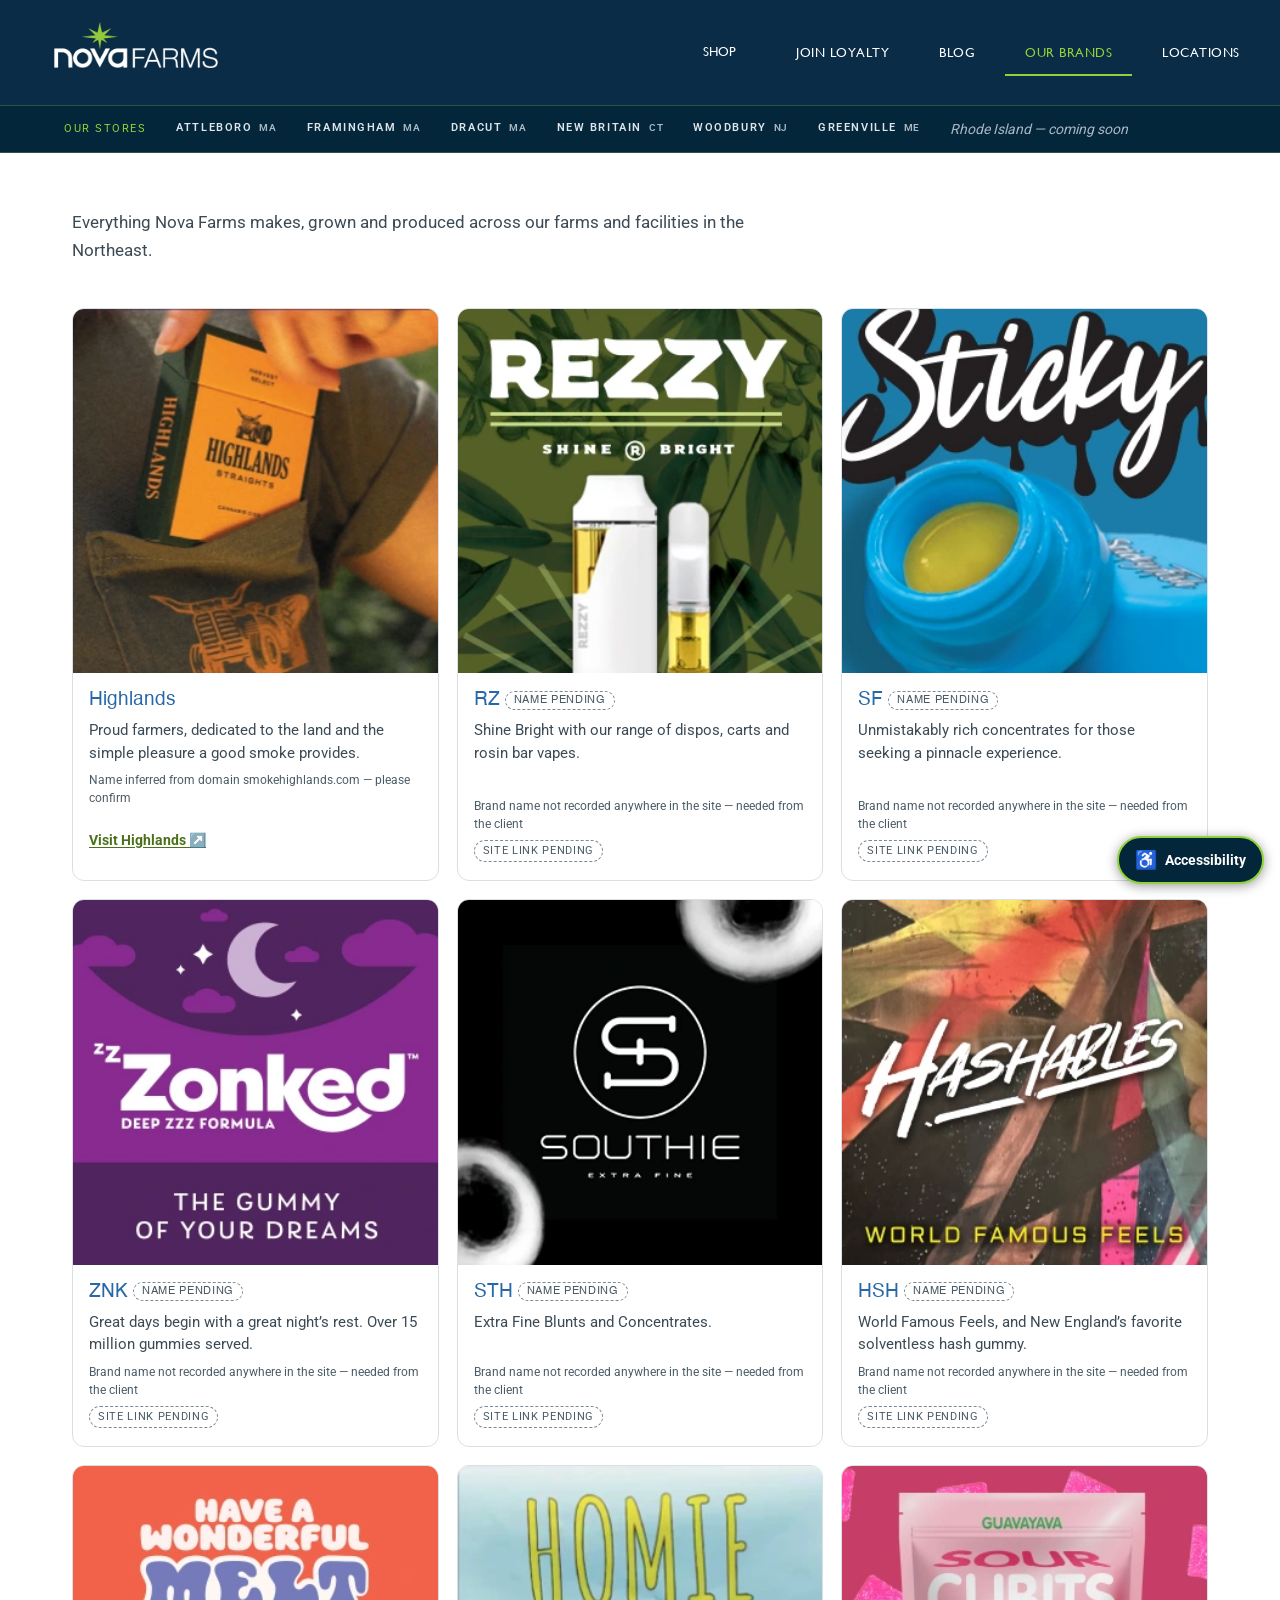
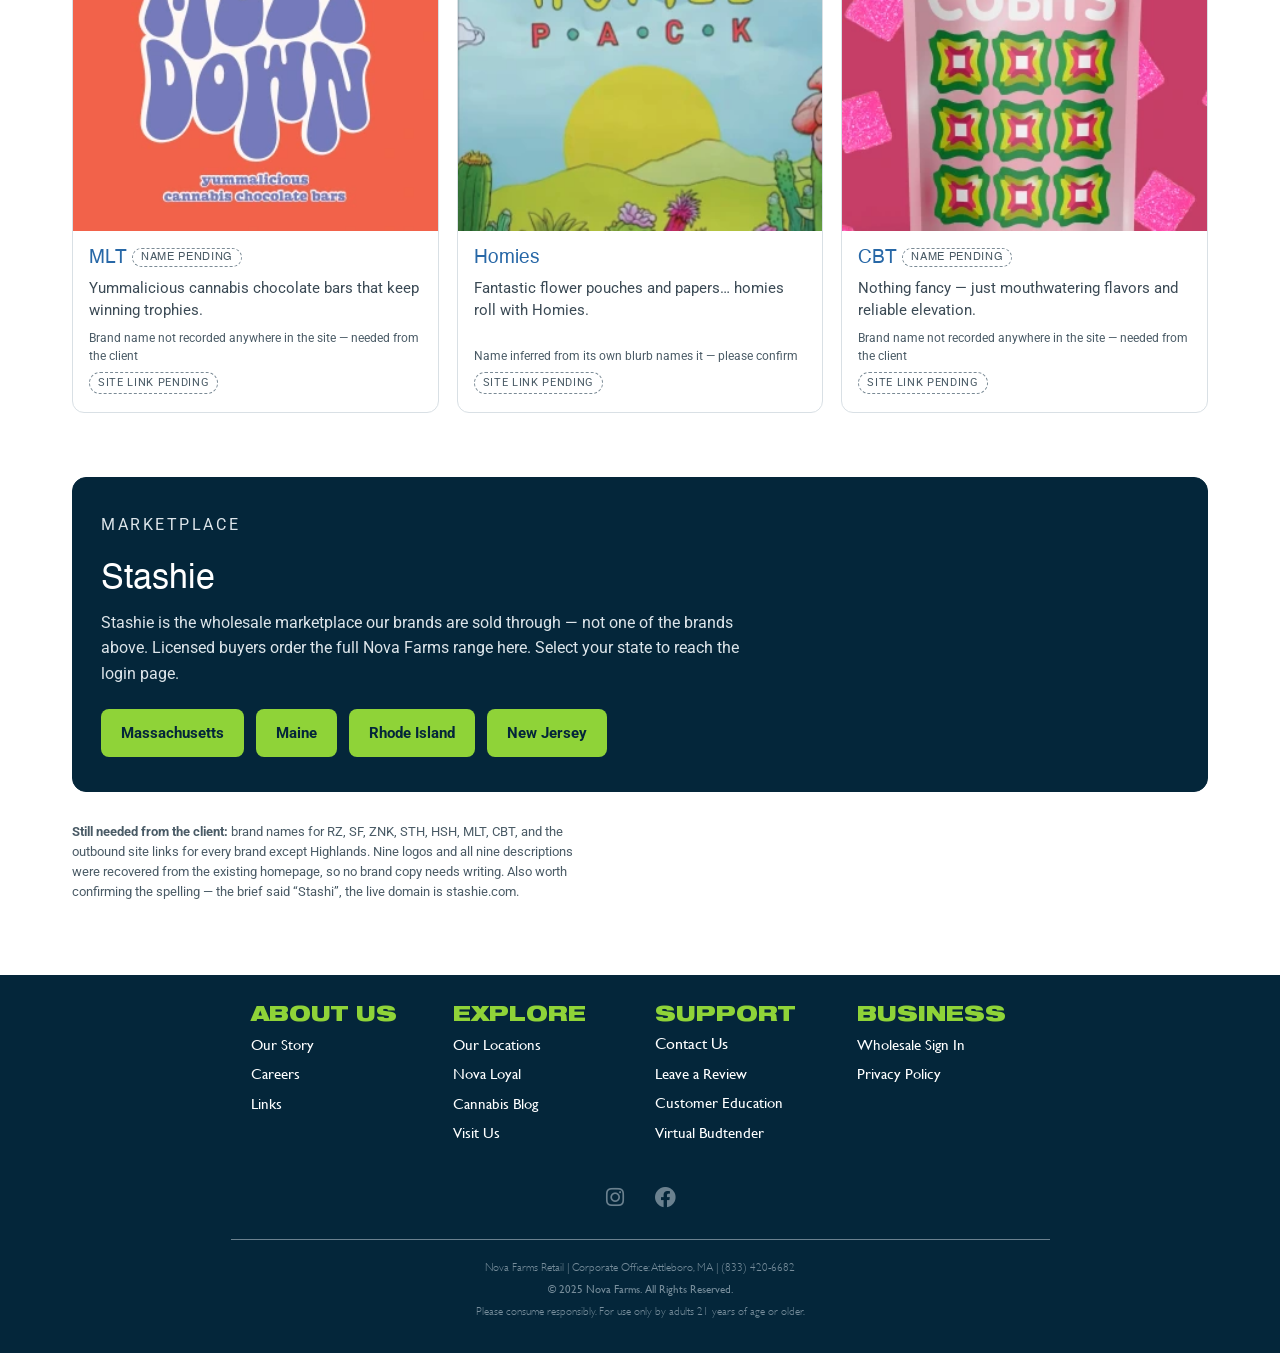
<file: brands.html>
<!DOCTYPE html><html dir="ltr" lang="en-US" prefix="og: https://ogp.me/ns#"><head>
	<meta charset="UTF-8">
	<meta name="viewport" content="width=device-width, initial-scale=1">
	<link rel="profile" href="https://gmpg.org/xfn/11">
	
        

        
        

        <title>Our Brands - Nova Farms</title>


		<!-- All in One SEO 4.9.10 - aioseo.com -->
	<meta name="description" content="Every brand Nova Farms makes, and Stashie, the wholesale marketplace they are sold through.">
	<meta name="robots" content="noindex,nofollow">
<meta property="article:published_time" content="2024-03-08T16:38:58+00:00">
		<meta property="article:modified_time" content="2026-08-19T16:35:21+00:00">
		<meta property="article:publisher" content="https://www.facebook.com/Novafarmsdispensary/">
		
		
		
		
		
		
		
		<!-- All in One SEO -->


            <script data-no-defer="1" data-ezscrex="false" data-cfasync="false" data-pagespeed-no-defer="" data-cookieconsent="ignore">
                var ctPublicFunctions = {"_ajax_nonce":"66facbf336","_rest_nonce":"bf84217237","_ajax_url":"\/wp-admin\/admin-ajax.php","_rest_url":"https:\/\/novafarms.com\/wp-json\/","data__cookies_type":"native","data__ajax_type":"rest","bot_detector_enabled":false,"data__frontend_data_log_enabled":1,"data__bot_detector_enabled":0,"cookiePrefix":"","wprocket_detected":true,"host_url":"novafarms.com","text__ee_click_to_select":"Click to select the whole data","text__ee_original_email":"The complete one is","text__ee_got_it":"Got it","text__ee_blocked":"Blocked","text__ee_cannot_connect":"Cannot connect","text__ee_cannot_decode":"Can not decode email. Unknown reason","text__ee_email_decoder":"CleanTalk email decoder","text__ee_wait_for_decoding":"The magic is on the way!","text__ee_decoding_process":"Please wait a few seconds while we decode the contact data."}
            </script>
        
            <script data-no-defer="1" data-ezscrex="false" data-cfasync="false" data-pagespeed-no-defer="" data-cookieconsent="ignore">
                var ctPublic = {"_ajax_nonce":"66facbf336","settings__forms__check_internal":"0","settings__forms__check_external":"0","settings__forms__force_protection":0,"settings__forms__search_test":"1","settings__forms__wc_add_to_cart":"0","bot_detector_enabled":false,"settings__sfw__anti_crawler":0,"blog_home":"https:\/\/novafarms.com\/","pixel__setting":"3","pixel__enabled":true,"pixel__url":"https:\/\/moderate15-v4.cleantalk.org\/pixel\/11b272872274c7a90206f5af3df4f103.gif","data__email_check_before_post":"1","data__email_check_exist_post":0,"data__cookies_type":"native","data__key_is_ok":true,"data__visible_fields_required":true,"wl_brandname":"Anti-Spam by CleanTalk","wl_brandname_short":"CleanTalk","ct_checkjs_key":"1e8a74cfd45c2292dea2dc80b2601912648bcd27e0a6fd2b27fe299e6fa724e3","emailEncoderPassKey":"33ef1576be306c0a76c4b7b76d62dbeb","bot_detector_forms_excluded":"W10=","advancedCacheExists":true,"varnishCacheExists":false,"wc_ajax_add_to_cart":false}
            </script>
        

<link rel="alternate" type="application/rss+xml" title="Nova Farms » Feed" href="https://novafarms.com/feed/">
<link rel="alternate" type="application/rss+xml" title="Nova Farms » Comments Feed" href="https://novafarms.com/comments/feed/">
<link rel="alternate" title="oEmbed (JSON)" type="application/json+oembed" href="https://novafarms.com/wp-json/oembed/1.0/embed?url=https%3A%2F%2Fnovafarms.com%2Fwholesale%2F">
<link rel="alternate" title="oEmbed (XML)" type="text/xml+oembed" href="https://novafarms.com/wp-json/oembed/1.0/embed?url=https%3A%2F%2Fnovafarms.com%2Fwholesale%2F&amp;format=xml">














































<script id="consent-mode-script-js-extra">
var pressidiumCCGCM = {"gcm":{"enabled":true,"implementation":"gtag","ads_data_redaction":false,"url_passthrough":false,"regions":[]}};
//# sourceURL=consent-mode-script-js-extra
</script>
<script id="consent-mode-script-js" src="wp-content/plugins/pressidium-cookie-consent/public/consent-mode.js"></script>
<script defer id="apbct-public-bundle_gathering.min-js-js" src="wp-content/plugins/cleantalk-spam-protect/js/apbct-public-bundle_gathering.min.js"></script>
<script async="" data-wp-strategy="async" id="tp-tools-js" src="wp-content/plugins/revslider/public/js/libs/tptools.js"></script>
<script async="" data-wp-strategy="async" id="sr7-js" src="wp-content/plugins/revslider/public/js/sr7.js"></script>
<script id="jquery-core-js" src="wp-includes/js/jquery/jquery.min.js"></script>
<script id="jquery-migrate-js" src="wp-includes/js/jquery/jquery-migrate.min.js"></script>
</script>

<!-- Google tag (gtag.js) snippet added by Site Kit -->
<!-- Google Analytics snippet added by Site Kit -->


<link rel="https://api.w.org/" href="https://novafarms.com/wp-json/"><link rel="alternate" title="JSON" type="application/json" href="https://novafarms.com/wp-json/wp/v2/pages/5740"><link rel="EditURI" type="application/rsd+xml" title="RSD" href="https://novafarms.com/xmlrpc.php?rsd">

<link rel="shortlink" href="https://novafarms.com/?p=5740">

<!-- Global site tag (gtag.js) - Google Analytics -->



<script>
(function() {

/****************************************************
 * 0) SIMPLE-MODE PAGES  (Step 1 only → close)
 ****************************************************/
const SIMPLE_AGE_GATE_PATHS = [
  "/shop/newbritain",
  "/shop/newbritain/",
  "/book-med-consult-ct",
  "/book-med-consult-ct/",
	"/joinloyalty/",
	"/review",
	"/review/",
];
function isSimpleMode () {
  const path = window.location.pathname.toLowerCase();

  if (path.startsWith("blog.html")) return true;
	if (path.startsWith("/shop")) return true;

  return SIMPLE_AGE_GATE_PATHS.includes(path);
}

/****************************************************
 * 0B) FULLY-EXCLUDED PAGES  (No pop-up at all)
 *     – Parent hub /locations/ and every child path
 ****************************************************/
function isPopupExcluded () {
  const path = window.location.pathname.toLowerCase();
  return path.startsWith("/locations");
}

/* ---------- NEW: helper to remember we've shown Step 2 ---------- */
function hasSeenPopup () {
  return getCookie("popupShown") === "true";
}

/* Helper to close the popup the same way your
 * existing “Home” button does               */
function closeAgeGatePopup () {
  if (
    typeof elementorProFrontend !== "undefined" &&
    elementorProFrontend.modules.popup &&
    typeof elementorProFrontend.modules.popup.instances !== "undefined"
  ) {
    const activePopup = Object.values(elementorProFrontend.modules.popup.instances).find(
      (p) => p.isOpen
    );
    if (activePopup) {
      activePopup.closePopup();
      debugLog("Popup closed via Elementor API (simple mode).");
      return;
    }
  }
  debugLog("Elementor Popup module not available—fallback close.");
  document.querySelectorAll(".elementor-popup-modal").forEach((p) => {
    p.style.display = "none";
    p.classList.remove("elementor-popup-modal-open");
  });
}

/****************************************************
 * 1) HELPER FUNCTIONS (Cookies & Logging)
 ****************************************************/
function setCookie(name, value, days) {
  const date = new Date();
  date.setTime(date.getTime() + (days * 24 * 60 * 60 * 1000));
  document.cookie = `${name}=${value}; path=/; expires=${date.toUTCString()}`;
}
function getCookie(name) {
  const value = `; ${document.cookie}`;
  const parts = value.split(`; ${name}=`);
  return (parts.length === 2) ? parts.pop().split(";").shift() : null;
}
function debugLog(msg) {
  console.log("[AgeGate Popup] " + msg);
}

/****************************************************
 * 2) MAIN POPUP LOGIC (Initialize Steps)
 ****************************************************/
function initializePopupLogic() {
  debugLog("Initializing popup logic...");

  // Step references
  const steps = {
    step1: document.getElementById("step1"),
    step2: document.getElementById("step2"),
    step3Massachusetts: document.getElementById("step3Massachusetts"),
    step3NewJersey: document.getElementById("step3NewJersey"),
    step3Connecticut: document.getElementById("step3Connecticut"),
    step3RhodeIsland: document.getElementById("step3RhodeIsland"),
    step3Maine: document.getElementById("step3Maine"),
  };
  if (!steps.step1) {
    debugLog("Step 1 element not found—exiting.");
    return;
  }

  /* ------------------------------------------------------ */

  // State button mapping
  const stateButtons = {
    massachusettsButton: steps.step3Massachusetts,
    newjerseyButton: steps.step3NewJersey,
    connecticutButton: steps.step3Connecticut,
    rhodeislandButton: steps.step3RhodeIsland,
    maineButton: steps.step3Maine,
  };

  // Show a specific step, hide others
  function showStep(stepEl) {
    document.querySelectorAll(".step").forEach((el) => el.classList.remove("active"));
    stepEl.classList.add("active");

    // The "Home" button is only on Step 2
    const closeBtn = document.querySelector(".close-popup");
    if (closeBtn) {
      closeBtn.style.display = (stepEl === steps.step2) ? "block" : "none";
    }
  }

  // Decide if we start on Step 1 or Step 2
if (getCookie("ageVerified") === "true") {
  showStep(steps.step2);
} else {
  showStep(steps.step1);
}

  /****************************************************
   *  STEP 1: Age Verification
   ****************************************************/
document.querySelectorAll("#yesButton").forEach((btn) => {
  btn.addEventListener("click", function() {
    setCookie("ageVerified", "true", 30);
    document.body.classList.add("age-verified");

    if (isSimpleMode()) {
      setCookie("popupShown", "true", 7);
      closeAgeGatePopup();
    } else {
      showStep(steps.step2);
    }
  });
});
  document.querySelectorAll("#noButton").forEach((btn) => {
    btn.addEventListener("click", function() {
      alert("You must be 21+ to access this site.");
      window.location.href = "https://masscannabiscontrol.com/";
    });
  });

  /****************************************************
   *  STEP 2: State Selection
   ****************************************************/
  Object.keys(stateButtons).forEach((buttonId) => {
    document.querySelectorAll("#" + buttonId + ", #" + buttonId + "-inline").forEach((btn) => {
      btn.addEventListener("click", function() {
        showStep(stateButtons[buttonId]);
      });
    });
  });

  /****************************************************
   *  STEP 3: Back to Step 2
   ****************************************************/
  document.querySelectorAll(".backToStep2Button").forEach((btn) => {
    btn.addEventListener("click", function() {
      showStep(steps.step2);
    });
  });

  /****************************************************
   *  CLOSE POPUP: "Home"
   ****************************************************/
  document.querySelectorAll(".close-popup").forEach((el) => {
    el.addEventListener("click", function(event) {
      event.preventDefault();
      debugLog("Close (Home) clicked.");
      sessionStorage.setItem("popupClosedThisSession", "true");
      /* NEW: remember we showed it */
      setCookie("popupShown", "true", 7);
      closeAgeGatePopup();
    });
  });
}

/****************************************************
 * 3) SHOW THE POPUP (Once Per Session)
 ****************************************************/
function attemptToShowPopup() {
  if (isPopupExcluded()) {
    debugLog("Age-gate excluded on this URL — skipping popup.");
    return;
  }
  /* NEW: skip if we already showed it within 7 days */
  if (hasSeenPopup()) {
    debugLog("popupShown cookie present — skipping popup.");
    return;
  }
  if (sessionStorage.getItem("popupClosedThisSession") === "true") return;
  if (isSimpleMode() && getCookie("ageVerified") === "true") return; // already verified

  debugLog("Trying to show popup ID 6871...");
  elementorProFrontend.modules.popup.showPopup({ id: 6871 });
}

/****************************************************
 * 4) WAIT FOR POPUP MODULE TO BE READY
 ****************************************************/
function checkForPopupModule() {
  checkForPopupModule.tries = (checkForPopupModule.tries || 0) + 1;
  var moduleReady =
    typeof elementorProFrontend !== "undefined" &&
    elementorProFrontend.modules &&
    elementorProFrontend.modules.popup;
  /* Pro registers the popup document class through a hook, so documents[6871] can exist while still
     being the base class with no getModal. showPopup() would throw on it. Wait for the real thing. */
  var documentReady = false;
  try {
    var docs = elementorFrontend.documentsManager.documents;
    documentReady = !!docs && !!docs[6871] && typeof docs[6871].getModal === "function";
  } catch (e) { documentReady = false; }
  if (moduleReady && documentReady) {
    attemptToShowPopup();
  } else if (checkForPopupModule.tries < 40) {
    debugLog("Popup module or document not ready—retrying in 500ms...");
    setTimeout(checkForPopupModule, 500);
  } else {
    debugLog("Popup document never became ready after 20s—giving up.");
  }
}

/****************************************************
 * 5) LISTEN FOR POPUP SHOW EVENT => INIT STEPS
 ****************************************************/
jQuery(document).on("elementor/popup/show", function(event, popupId) {
  if (popupId === 6871) {
    debugLog("Popup 6871 is now open—initializing logic in 200ms...");
    setTimeout(initializePopupLogic, 200);
  }
});

/****************************************************
 * 6) KICK OFF AFTER DOM LOAD
 ****************************************************/
document.addEventListener("DOMContentLoaded", function() {
  debugLog("DOM loaded—checking for popup module...");
  checkForPopupModule();
});
})();
</script>


<!-- Terpli Plugin -->
<script id="terpliScript" async="true" src="_xorigin/assets.terpli.io/TerpliPlugin.js">
</script>
<!-- End Terpli Plugin -->
			
			


<link rel="icon" href="assets/in-pages/nova-favicon-navy-25-512x512-1-150x150.png" sizes="32x32">
<link rel="icon" href="assets/in-pages/nova-favicon-navy-25-512x512-1-300x300.png" sizes="192x192">
<link rel="apple-touch-icon" href="assets/in-pages/nova-favicon-navy-25-512x512-1-300x300.png">
<meta name="msapplication-TileImage" content="https://novafarms.com/wp-content/uploads/2020/09/nova-favicon-navy-25-512x512-1-300x300.png">
<script>
	window._tpt			??= {};
	window.SR7			??= {};
	_tpt.R				??= {};
	_tpt.R.fonts		??= {};
	_tpt.R.fonts.customFonts??= {};
	SR7.devMode			=  false;
	SR7.F 				??= {};
	SR7.G				??= {};
	SR7.LIB				??= {};
	SR7.E				??= {};
	SR7.E.gAddons		??= {};
	SR7.E.php 			??= {};
	SR7.E.nonce			= '0f43e033a1';
	SR7.E.ajaxurl		= 'https://novafarms.com/wp-admin/admin-ajax.php';
	SR7.E.resturl		= 'https://novafarms.com/wp-json/';
	SR7.E.slug_path		= 'revslider/revslider.php';
	SR7.E.slug			= 'revslider';
	SR7.E.plugin_url	= 'wp-content/plugins/revslider/';
	SR7.E.wp_plugin_url = 'wp-content/plugins/';
	SR7.E.revision		= '6.7.58';
	SR7.E.fontBaseUrl	= '//fonts.googleapis.com/css2?family=';
	SR7.G.breakPoints 	= [1240,1024,778,480];
	SR7.G.fSUVW 		= false;
	SR7.E.modules 		= ['module','page','slide','layer','draw','animate','srtools','canvas','defaults','carousel','navigation','media','modifiers','migration'];
	SR7.E.libs 			= ['WEBGL'];
	SR7.E.css 			= ['csslp','cssbtns','cssfilters','cssnav','cssmedia'];
	SR7.E.resources		= {};
	SR7.E.ytnc			= false;
	SR7.JSON			??= {};
/*! Slider Revolution 7.0 - Page Processor */
!function(){"use strict";window.SR7??={},window._tpt??={},SR7.version="Slider Revolution 6.7.40",_tpt.getMobileZoom=()=>_tpt.is_mobile?document.documentElement.clientWidth/window.innerWidth:1,_tpt.getWinDim=function(t){_tpt.screenHeightWithUrlBar??=window.innerHeight;let e=SR7.F?.modal?.visible&&SR7.M[SR7.F.module.getIdByAlias(SR7.F.modal.requested)];_tpt.scrollBar=window.innerWidth!==document.documentElement.clientWidth||e&&window.innerWidth!==e.c.module.clientWidth,_tpt.winW=_tpt.getMobileZoom()*window.innerWidth-(_tpt.scrollBar||"prepare"==t?_tpt.scrollBarW??_tpt.mesureScrollBar():0),_tpt.winH=_tpt.getMobileZoom()*window.innerHeight,_tpt.winWAll=document.documentElement.clientWidth},_tpt.getResponsiveLevel=function(t,e){return SR7.G.fSUVW?_tpt.closestGE(t,window.innerWidth):_tpt.closestGE(t,_tpt.winWAll)},_tpt.mesureScrollBar=function(){let t=document.createElement("div");return t.className="RSscrollbar-measure",t.style.width="100px",t.style.height="100px",t.style.overflow="scroll",t.style.position="absolute",t.style.top="-9999px",document.body.appendChild(t),_tpt.scrollBarW=t.offsetWidth-t.clientWidth,document.body.removeChild(t),_tpt.scrollBarW},_tpt.loadCSS=async function(t,e,s){return s?_tpt.R.fonts.required[e].status=1:(_tpt.R[e]??={},_tpt.R[e].status=1),new Promise((i,n)=>{if(_tpt.isStylesheetLoaded(t))s?_tpt.R.fonts.required[e].status=2:_tpt.R[e].status=2,i();else{const o=document.createElement("link");o.rel="stylesheet";let l="text",r="css";o["type"]=l+"/"+r,o.href=t,o.onload=()=>{s?_tpt.R.fonts.required[e].status=2:_tpt.R[e].status=2,i()},o.onerror=()=>{s?_tpt.R.fonts.required[e].status=3:_tpt.R[e].status=3,n(new Error(`Failed to load CSS: ${t}`))},document.head.appendChild(o)}})},_tpt.addContainer=function(t){const{tag:e="div",id:s,class:i,datas:n,textContent:o,iHTML:l}=t,r=document.createElement(e);if(s&&""!==s&&(r.id=s),i&&""!==i&&(r.className=i),n)for(const[t,e]of Object.entries(n))"style"==t?r.style.cssText=e:r.setAttribute(`data-${t}`,e);return o&&(r.textContent=o),l&&(r.innerHTML=l),r},_tpt.collector=function(){return{fragment:new DocumentFragment,add(t){var e=_tpt.addContainer(t);return this.fragment.appendChild(e),e},append(t){t.appendChild(this.fragment)}}},_tpt.isStylesheetLoaded=function(t){let e=t.split("?")[0];return Array.from(document.querySelectorAll('link[rel="stylesheet"], link[rel="preload"]')).some(t=>t.href.split("?")[0]===e)},_tpt.preloader={requests:new Map,preloaderTemplates:new Map,show:function(t,e){if(!e||!t)return;const{type:s,color:i}=e;if(s<0||"off"==s)return;const n=`preloader_${s}`;let o=this.preloaderTemplates.get(n);o||(o=this.build(s,i),this.preloaderTemplates.set(n,o)),this.requests.has(t)||this.requests.set(t,{count:0});const l=this.requests.get(t);clearTimeout(l.timer),l.count++,1===l.count&&(l.timer=setTimeout(()=>{l.preloaderClone=o.cloneNode(!0),l.anim&&l.anim.kill(),void 0!==_tpt.gsap?l.anim=_tpt.gsap.fromTo(l.preloaderClone,1,{opacity:0},{opacity:1}):l.preloaderClone.classList.add("sr7-fade-in"),t.appendChild(l.preloaderClone)},150))},hide:function(t){if(!this.requests.has(t))return;const e=this.requests.get(t);e.count--,e.count<0&&(e.count=0),e.anim&&e.anim.kill(),0===e.count&&(clearTimeout(e.timer),e.preloaderClone&&(e.preloaderClone.classList.remove("sr7-fade-in"),e.anim=_tpt.gsap.to(e.preloaderClone,.3,{opacity:0,onComplete:function(){e.preloaderClone.remove()}})))},state:function(t){if(!this.requests.has(t))return!1;return this.requests.get(t).count>0},build:(t,e="#ffffff",s="")=>{if(t<0||"off"===t)return null;const i=parseInt(t);if(t="prlt"+i,isNaN(i))return null;if(_tpt.loadCSS(SR7.E.plugin_url+"public/css/preloaders/t"+i+".css","preloader_"+t),isNaN(i)||i<6){const n=`background-color:${e}`,o=1===i||2==i?n:"",l=3===i||4==i?n:"",r=_tpt.collector();["dot1","dot2","bounce1","bounce2","bounce3"].forEach(t=>r.add({tag:"div",class:t,datas:{style:l}}));const d=_tpt.addContainer({tag:"sr7-prl",class:`${t} ${s}`,datas:{style:o}});return r.append(d),d}{let n={};if(7===i){let t;e.startsWith("#")?(t=e.replace("#",""),t=`rgba(${parseInt(t.substring(0,2),16)}, ${parseInt(t.substring(2,4),16)}, ${parseInt(t.substring(4,6),16)}, `):e.startsWith("rgb")&&(t=e.slice(e.indexOf("(")+1,e.lastIndexOf(")")).split(",").map(t=>t.trim()),t=`rgba(${t[0]}, ${t[1]}, ${t[2]}, `),t&&(n.style=`border-top-color: ${t}0.65); border-bottom-color: ${t}0.15); border-left-color: ${t}0.65); border-right-color: ${t}0.15)`)}else 12===i&&(n.style=`background:${e}`);const o=[10,0,4,2,5,9,0,4,4,2][i-6],l=_tpt.collector(),r=l.add({tag:"div",class:"sr7-prl-inner",datas:n});Array.from({length:o}).forEach(()=>r.appendChild(l.add({tag:"span",datas:{style:`background:${e}`}})));const d=_tpt.addContainer({tag:"sr7-prl",class:`${t} ${s}`});return l.append(d),d}}},SR7.preLoader={show:(t,e)=>{"off"!==(SR7.M[t]?.settings?.pLoader?.type??"off")&&_tpt.preloader.show(e||SR7.M[t].c.module,SR7.M[t]?.settings?.pLoader??{color:"#fff",type:10})},hide:(t,e)=>{"off"!==(SR7.M[t]?.settings?.pLoader?.type??"off")&&_tpt.preloader.hide(e||SR7.M[t].c.module)},state:(t,e)=>_tpt.preloader.state(e||SR7.M[t].c.module)},_tpt.prepareModuleHeight=function(t){window.SR7.M??={},window.SR7.M[t.id]??={},"ignore"==t.googleFont&&(SR7.E.ignoreGoogleFont=!0);let e=window.SR7.M[t.id];if(null==_tpt.scrollBarW&&_tpt.mesureScrollBar(),e.c??={},e.states??={},e.settings??={},e.settings.size??={},t.fixed&&(e.settings.fixed=!0),e.c.module=document.querySelector("sr7-module#"+t.id),e.c.adjuster=e.c.module.getElementsByTagName("sr7-adjuster")[0],e.c.content=e.c.module.getElementsByTagName("sr7-content")[0],"carousel"==t.type&&(e.c.carousel=e.c.content.getElementsByTagName("sr7-carousel")[0]),null==e.c.module||null==e.c.module)return;t.plType&&t.plColor&&(e.settings.pLoader={type:t.plType,color:t.plColor}),void 0===t.plType||"off"===t.plType||SR7.preLoader.state(t.id)&&SR7.preLoader.state(t.id,e.c.module)||SR7.preLoader.show(t.id,e.c.module),_tpt.winW||_tpt.getWinDim("prepare"),_tpt.getWinDim();let s=""+e.c.module.dataset?.modal;"modal"==s||"true"==s||"undefined"!==s&&"false"!==s||(e.settings.size.fullWidth=t.size.fullWidth,e.LEV??=_tpt.getResponsiveLevel(window.SR7.G.breakPoints,t.id),t.vpt=_tpt.fillArray(t.vpt,5),e.settings.vPort=t.vpt[e.LEV],void 0!==t.el&&"720"==t.el[4]&&t.gh[4]!==t.el[4]&&"960"==t.el[3]&&t.gh[3]!==t.el[3]&&"768"==t.el[2]&&t.gh[2]!==t.el[2]&&delete t.el,e.settings.size.height=null==t.el||null==t.el[e.LEV]||0==t.el[e.LEV]||"auto"==t.el[e.LEV]?_tpt.fillArray(t.gh,5,-1):_tpt.fillArray(t.el,5,-1),e.settings.size.width=_tpt.fillArray(t.gw,5,-1),e.settings.size.minHeight=_tpt.fillArray(t.mh??[0],5,-1),e.cacheSize={fullWidth:e.settings.size?.fullWidth,fullHeight:e.settings.size?.fullHeight},void 0!==t.off&&(t.off?.t&&(e.settings.size.m??={})&&(e.settings.size.m.t=t.off.t),t.off?.b&&(e.settings.size.m??={})&&(e.settings.size.m.b=t.off.b),t.off?.l&&(e.settings.size.p??={})&&(e.settings.size.p.l=t.off.l),t.off?.r&&(e.settings.size.p??={})&&(e.settings.size.p.r=t.off.r),e.offsetPrepared=!0),_tpt.updatePMHeight(t.id,t,!0))},_tpt.updatePMHeight=(t,e,s)=>{let i=SR7.M[t];var n=i.settings.size.fullWidth?_tpt.winW:i.c.module.parentNode.offsetWidth;n=0===n||isNaN(n)?_tpt.winW:n;let o=i.settings.size.width[i.LEV]||i.settings.size.width[i.LEV++]||i.settings.size.width[i.LEV--]||n,l=i.settings.size.height[i.LEV]||i.settings.size.height[i.LEV++]||i.settings.size.height[i.LEV--]||0,r=i.settings.size.minHeight[i.LEV]||i.settings.size.minHeight[i.LEV++]||i.settings.size.minHeight[i.LEV--]||0;if(l="auto"==l?0:l,l=parseInt(l),"carousel"!==e.type&&(n-=parseInt(e.onw??0)||0),i.MP=!i.settings.size.fullWidth&&n<o||_tpt.winW<o?Math.min(1,n/o):1,e.size.fullScreen||e.size.fullHeight){let t=parseInt(e.fho)||0,s=(""+e.fho).indexOf("%")>-1;e.newh=_tpt.winH-(s?_tpt.winH*t/100:t)}else e.newh=i.MP*Math.max(l,r);if(e.newh+=(parseInt(e.onh??0)||0)+(parseInt(e.carousel?.pt)||0)+(parseInt(e.carousel?.pb)||0),void 0!==e.slideduration&&(e.newh=Math.max(e.newh,parseInt(e.slideduration)/3)),e.shdw&&_tpt.buildShadow(e.id,e),i.c.adjuster.style.height=e.newh+"px",i.c.module.style.height=e.newh+"px",i.c.content.style.height=e.newh+"px",i.states.heightPrepared=!0,i.dims??={},i.dims.moduleRect=i.c.module.getBoundingClientRect(),i.c.content.style.left="-"+i.dims.moduleRect.left+"px",!i.settings.size.fullWidth)return s&&requestAnimationFrame(()=>{n!==i.c.module.parentNode.offsetWidth&&_tpt.updatePMHeight(e.id,e)}),void _tpt.bgStyle(e.id,e,window.innerWidth==_tpt.winW,!0);_tpt.bgStyle(e.id,e,window.innerWidth==_tpt.winW,!0),requestAnimationFrame(function(){s&&requestAnimationFrame(()=>{n!==i.c.module.parentNode.offsetWidth&&_tpt.updatePMHeight(e.id,e)})}),i.earlyResizerFunction||(i.earlyResizerFunction=function(){requestAnimationFrame(function(){_tpt.getWinDim(),_tpt.moduleDefaults(e.id,e),_tpt.updateSlideBg(t,!0)})},window.addEventListener("resize",i.earlyResizerFunction))},_tpt.buildShadow=function(t,e){let s=SR7.M[t];null==s.c.shadow&&(s.c.shadow=document.createElement("sr7-module-shadow"),s.c.shadow.classList.add("sr7-shdw-"+e.shdw),s.c.content.appendChild(s.c.shadow))},_tpt.bgStyle=async(t,e,s,i,n)=>{const o=SR7.M[t];if((e=e??o.settings).fixed&&!o.c.module.classList.contains("sr7-top-fixed")&&(o.c.module.classList.add("sr7-top-fixed"),o.c.module.style.position="fixed",o.c.module.style.width="100%",o.c.module.style.top="0px",o.c.module.style.left="0px",o.c.module.style.pointerEvents="none",o.c.module.style.zIndex=5e3,o.c.content.style.pointerEvents="none"),null==o.c.bgcanvas){let t=document.createElement("sr7-module-bg"),l=!1;if("string"==typeof e?.bg?.color&&e?.bg?.color.includes("{"))if(_tpt.gradient&&_tpt.gsap)e.bg.color=_tpt.gradient.convert(e.bg.color);else try{let t=JSON.parse(e.bg.color);(t?.orig||t?.string)&&(e.bg.color=JSON.parse(e.bg.color))}catch(t){return}let r="string"==typeof e?.bg?.color?e?.bg?.color||"transparent":e?.bg?.color?.string??e?.bg?.color?.orig??e?.bg?.color?.color??"transparent";if(t.style["background"+(String(r).includes("grad")?"":"Color")]=r,("transparent"!==r||n)&&(l=!0),o.offsetPrepared&&(t.style.visibility="hidden"),e?.bg?.image?.src&&(t.style.backgroundImage=`url(${e?.bg?.image.src})`,t.style.backgroundSize=""==(e.bg.image?.size??"")?"cover":e.bg.image.size,t.style.backgroundPosition=e.bg.image.position,t.style.backgroundRepeat=""==e.bg.image.repeat||null==e.bg.image.repeat?"no-repeat":e.bg.image.repeat,l=!0),!l)return;o.c.bgcanvas=t,e.size.fullWidth?t.style.width=_tpt.winW-(s&&_tpt.winH<document.body.offsetHeight?_tpt.scrollBarW:0)+"px":i&&(t.style.width=o.c.module.offsetWidth+"px"),e.sbt?.use?o.c.content.appendChild(o.c.bgcanvas):o.c.module.appendChild(o.c.bgcanvas)}o.c.bgcanvas.style.height=void 0!==e.newh?e.newh+"px":("carousel"==e.type?o.dims.module.h:o.dims.content.h)+"px",o.c.bgcanvas.style.left=!s&&e.sbt?.use||o.c.bgcanvas.closest("SR7-CONTENT")?"0px":"-"+(o?.dims?.moduleRect?.left??0)+"px"},_tpt.updateSlideBg=function(t,e){const s=SR7.M[t];let i=s.settings;s?.c?.bgcanvas&&(i.size.fullWidth?s.c.bgcanvas.style.width=_tpt.winW-(e&&_tpt.winH<document.body.offsetHeight?_tpt.scrollBarW:0)+"px":preparing&&(s.c.bgcanvas.style.width=s.c.module.offsetWidth+"px"))},_tpt.moduleDefaults=(t,e)=>{let s=SR7.M[t];null!=s&&null!=s.c&&null!=s.c.module&&(s.dims??={},s.dims.moduleRect=s.c.module.getBoundingClientRect(),s.c.content.style.left="-"+s.dims.moduleRect.left+"px",s.c.content.style.width=_tpt.winW-_tpt.scrollBarW+"px","carousel"==e.type&&(s.c.module.style.overflow="visible"),_tpt.bgStyle(t,e,window.innerWidth==_tpt.winW))},_tpt.getOffset=t=>{var e=t.getBoundingClientRect(),s=window.pageXOffset||document.documentElement.scrollLeft,i=window.pageYOffset||document.documentElement.scrollTop;return{top:e.top+i,left:e.left+s}},_tpt.fillArray=function(t,e){let s,i;t=Array.isArray(t)?t:[t];let n=Array(e),o=t.length;for(i=0;i<t.length;i++)n[i+(e-o)]=t[i],null==s&&"#"!==t[i]&&(s=t[i]);for(let t=0;t<e;t++)void 0!==n[t]&&"#"!=n[t]||(n[t]=s),s=n[t];return n},_tpt.closestGE=function(t,e){let s=Number.MAX_VALUE,i=-1;for(let n=0;n<t.length;n++)t[n]-1>=e&&t[n]-1-e<s&&(s=t[n]-1-e,i=n);return++i}}();</script>

<noscript><style id="rocket-lazyload-nojs-css">.rll-youtube-player, [data-lazy-src]{display:none !important;}</style></noscript>


<style data-clone-stage-3="page-inline">
/* === inline inline-1 === */
.pressidium-cc-theme{--cc-bg:#fbfbfb;--cc-text:#07334f;--cc-btn-primary-bg:#07334f;--cc-btn-primary-text:#ffffff;--cc-btn-primary-hover-bg:#10405e;--cc-btn-primary-hover-text:#f6f6f6;--cc-btn-secondary-bg:#e4e4e4;--cc-btn-secondary-text:#07334f;--cc-btn-secondary-hover-bg:#d7d7d7;--cc-btn-secondary-hover-text:#07334f;--cc-toggle-bg-off:#d1e7a4;--cc-toggle-bg-on:#07334f;--cc-toggle-bg-readonly:#d1e7a4;--cc-toggle-knob-bg:#ffffff;--cc-toggle-knob-icon-color:#d1e7a4;--cc-cookie-category-block-bg:#f6f6f6;--cc-cookie-category-block-bg-hover:#f6f6f6;--cc-section-border:#f0f4f0;--cc-block-text:#07334f;--cc-cookie-table-border:#d1e7a4;--cc-overlay-bg:#ffffff;--cc-webkit-scrollbar-bg:#a4a4a4;--cc-webkit-scrollbar-bg-hover:#99d029;--cc-btn-floating-bg:#07334f;--cc-btn-floating-icon:#f6f6f6;--cc-btn-floating-hover-bg:#10405e;--cc-btn-floating-hover-icon:#f6f6f6}img:is([sizes=auto i],[sizes^="auto," i]){contain-intrinsic-size:3000px 1500px}img.emoji{display:inline!important;border:none!important;box-shadow:none!important;height:1em!important;width:1em!important;margin:0 .07em!important;vertical-align:-.1em!important;background:0 0!important;padding:0!important}:root{--wp--preset--aspect-ratio--square:1;--wp--preset--aspect-ratio--4-3:4/3;--wp--preset--aspect-ratio--3-4:3/4;--wp--preset--aspect-ratio--3-2:3/2;--wp--preset--aspect-ratio--2-3:2/3;--wp--preset--aspect-ratio--16-9:16/9;--wp--preset--aspect-ratio--9-16:9/16;--wp--preset--color--black:#000000;--wp--preset--color--cyan-bluish-gray:#abb8c3;--wp--preset--color--white:#ffffff;--wp--preset--color--pale-pink:#f78da7;--wp--preset--color--vivid-red:#cf2e2e;--wp--preset--color--luminous-vivid-orange:#ff6900;--wp--preset--color--luminous-vivid-amber:#fcb900;--wp--preset--color--light-green-cyan:#7bdcb5;--wp--preset--color--vivid-green-cyan:#00d084;--wp--preset--color--pale-cyan-blue:#8ed1fc;--wp--preset--color--vivid-cyan-blue:#0693e3;--wp--preset--color--vivid-purple:#9b51e0;--wp--preset--gradient--vivid-cyan-blue-to-vivid-purple:linear-gradient(135deg,rgb(6, 147, 227) 0%,rgb(155, 81, 224) 100%);--wp--preset--gradient--light-green-cyan-to-vivid-green-cyan:linear-gradient(135deg,rgb(122, 220, 180) 0%,rgb(0, 208, 130) 100%);--wp--preset--gradient--luminous-vivid-amber-to-luminous-vivid-orange:linear-gradient(135deg,rgb(252, 185, 0) 0%,rgb(255, 105, 0) 100%);--wp--preset--gradient--luminous-vivid-orange-to-vivid-red:linear-gradient(135deg,rgb(255, 105, 0) 0%,rgb(207, 46, 46) 100%);--wp--preset--gradient--very-light-gray-to-cyan-bluish-gray:linear-gradient(135deg,rgb(238, 238, 238) 0%,rgb(169, 184, 195) 100%);--wp--preset--gradient--cool-to-warm-spectrum:linear-gradient(135deg,rgb(74, 234, 220) 0%,rgb(151, 120, 209) 20%,rgb(207, 42, 186) 40%,rgb(238, 44, 130) 60%,rgb(251, 105, 98) 80%,rgb(254, 248, 76) 100%);--wp--preset--gradient--blush-light-purple:linear-gradient(135deg,rgb(255, 206, 236) 0%,rgb(152, 150, 240) 100%);--wp--preset--gradient--blush-bordeaux:linear-gradient(135deg,rgb(254, 205, 165) 0%,rgb(254, 45, 45) 50%,rgb(107, 0, 62) 100%);--wp--preset--gradient--luminous-dusk:linear-gradient(135deg,rgb(255, 203, 112) 0%,rgb(199, 81, 192) 50%,rgb(65, 88, 208) 100%);--wp--preset--gradient--pale-ocean:linear-gradient(135deg,rgb(255, 245, 203) 0%,rgb(182, 227, 212) 50%,rgb(51, 167, 181) 100%);--wp--preset--gradient--electric-grass:linear-gradient(135deg,rgb(202, 248, 128) 0%,rgb(113, 206, 126) 100%);--wp--preset--gradient--midnight:linear-gradient(135deg,rgb(2, 3, 129) 0%,rgb(40, 116, 252) 100%);--wp--preset--font-size--small:13px;--wp--preset--font-size--medium:20px;--wp--preset--font-size--large:36px;--wp--preset--font-size--x-large:42px;--wp--preset--spacing--20:0.44rem;--wp--preset--spacing--30:0.67rem;--wp--preset--spacing--40:1rem;--wp--preset--spacing--50:1.5rem;--wp--preset--spacing--60:2.25rem;--wp--preset--spacing--70:3.38rem;--wp--preset--spacing--80:5.06rem;--wp--preset--shadow--natural:6px 6px 9px rgba(0, 0, 0, .2);--wp--preset--shadow--deep:12px 12px 50px rgba(0, 0, 0, .4);--wp--preset--shadow--sharp:6px 6px 0px rgba(0, 0, 0, .2);--wp--preset--shadow--outlined:6px 6px 0px -3px rgb(255, 255, 255),6px 6px rgb(0, 0, 0);--wp--preset--shadow--crisp:6px 6px 0px rgb(0, 0, 0)}:root{--wp--style--global--content-size:800px;--wp--style--global--wide-size:1200px}:where(body){margin:0}:where(.wp-site-blocks)>*{margin-block-start:24px;margin-block-end:0}:where(.wp-site-blocks)>:first-child{margin-block-start:0}:where(.wp-site-blocks)>:last-child{margin-block-end:0}:root{--wp--style--block-gap:24px}:root :where(.is-layout-flow)>:first-child{margin-block-start:0}:root :where(.is-layout-flow)>:last-child{margin-block-end:0}:root :where(.is-layout-flow)>*{margin-block-start:24px;margin-block-end:0}:root :where(.is-layout-constrained)>:first-child{margin-block-start:0}:root :where(.is-layout-constrained)>:last-child{margin-block-end:0}:root :where(.is-layout-constrained)>*{margin-block-start:24px;margin-block-end:0}:root :where(.is-layout-flex){gap:24px}:root :where(.is-layout-grid){gap:24px}body{padding-top:0;padding-right:0;padding-bottom:0;padding-left:0}:root :where(.wp-element-button,.wp-block-button__link){background-color:#32373c;border-width:0;color:#fff;font-family:inherit;font-size:inherit;font-style:inherit;font-weight:inherit;letter-spacing:inherit;line-height:inherit;padding-top:calc(.667em + 2px);padding-right:calc(1.333em + 2px);padding-bottom:calc(.667em + 2px);padding-left:calc(1.333em + 2px);text-decoration:none;text-transform:inherit}:root :where(.wp-block-icon svg){width:24px}:root :where(.wp-block-pullquote){font-size:1.5em;line-height:1.6}input[class*=apbct].apbct_special_field{display:none!important}.apbct-tooltip{display:none;position:inherit;margin-top:5px;left:5px;background:#d3d3d3;border-radius:5px;opacity:.9}.apbct-popup-fade:before{content:'';background:#000;position:fixed;left:0;top:0;width:100%;height:100%;opacity:.7;z-index:9999}.apbct-popup{position:fixed;top:20%;left:50%;padding:20px;width:360px;margin-left:-200px;background:#fff;border:1px solid;border-radius:4px;z-index:99999;opacity:1}.apbct-check_email_exist-bad_email,.apbct-check_email_exist-good_email,.apbct-check_email_exist-load{z-index:9999!important;transition:none!important;background-size:contain;background-repeat:no-repeat!important;background-position-x:right;background-position-y:center;cursor:pointer!important}.apbct-check_email_exist-load{background-size:contain;background-image:url(assets/in-pages/checking_email.gif)!important}.apbct-check_email_exist-block{position:fixed!important;display:block!important}.apbct-check_email_exist-good_email{background-image:url(assets/in-pages/good_email.svg)!important}.apbct-check_email_exist-bad_email{background-image:url(assets/in-pages/bad_email.svg)!important}.apbct-check_email_exist-popup_description{display:none;position:fixed!important;padding:2px!important;border:1px solid #e5e8ed!important;border-radius:16px 16px 0 16px!important;background:#fff!important;background-position-x:right!important;font-size:14px!important;text-align:center!important;transition:all 1s ease-out!important}@media screen and (max-width:782px){.apbct-check_email_exist-popup_description{width:100%!important}}.apbct-email-encoder-popup{width:30vw;min-width:400px;font-size:16px}.apbct-email-encoder--popup-header{font-size:16px;color:#333}.apbct-email-encoder-elements_center{display:flex;flex-direction:column;justify-content:center;align-items:center;font-size:16px!important;color:#000!important}.top-margin-long{margin-top:5px}.apbct-tooltip{display:none}.apbct-email-encoder-select-whole-email{-webkit-user-select:all;user-select:all}.apbct-email-encoder-got-it-button{all:unset;margin-top:10px;padding:5px 10px;border-radius:5px;background-color:#333;color:#fff;cursor:pointer;transition:background-color .3s}.apbct-ee-animation-wrapper{display:flex;height:60px;justify-content:center;font-size:16px;align-items:center}.apbct_dog{margin:0 5px;color:transparent;text-shadow:0 0 2px #aaa}.apbct_dog_one{animation-duration:1.5s;animation-iteration-count:infinite;animation-delay:0s;animation-name:apbct_dog}.apbct_dog_two{animation-duration:1.5s;animation-iteration-count:infinite;animation-delay:.5s;animation-name:apbct_dog}.apbct_dog_three{animation-duration:1.5s;animation-iteration-count:infinite;animation-delay:1s;animation-name:apbct_dog}@keyframes apbct_dog{0%{scale:100%;color:transparent;text-shadow:0 0 2px #aaa}25%{scale:200%;color:unset;text-shadow:unset}75%{scale:100%;color:transparent;text-shadow:0 0 2px #aaa}100%{scale:100%;color:transparent;text-shadow:0 0 2px #aaa}}@media screen and (max-width:782px){.apbct-email-encoder-popup{width:20vw;min-width:200px;font-size:16px;top:20%;left:75%}.apbct-email-encoder-elements_center{flex-direction:column!important;text-align:center}}.rs-p-wp-fix{display:none!important;margin:0!important;height:0!important}body{--sr-7-css-loaded:1}canvas.sr7-pbar{z-index:500;position:absolute;pointer-events:none}sr7-module{display:block;position:relative;overflow-x:visible;-webkit-tap-highlight-color:transparent}sr7-adjuster{position:relative;display:block;width:100%}sr7-content{position:absolute;top:0;height:100%;contain:size layout style;z-index:1;overflow-x:visible}sr7-carousel{position:absolute;top:0;left:0;width:100%;height:100%;overflow:hidden;z-index:1}sr7-slide{position:absolute;width:100%;height:100%;contain:strict;top:0;left:0;z-index:1;visibility:hidden;pointer-events:none}.sr7-overflow-force sr7-slide,sr7-carousel sr7-slide{contain:layout style}sr7-module-bg{top:0;z-index:0;position:absolute}sr7-3dwrap{pointer-events:none;position:absolute;top:0;left:0;width:100%;height:100%;z-index:2}sr7-overlay{display:block;width:100%;height:100%;top:0;left:0;position:absolute;z-index:3;background-repeat:repeat}sr7-btn,sr7-col,sr7-content .sr7-layer,sr7-img,sr7-layer,sr7-row,sr7-txt{user-select:none;visibility:hidden;display:none;box-sizing:border-box;backface-visibility:hidden}sr7-col-bg.sr7-img-col-bg{position:absolute;top:0;left:0;width:100%;height:100%;z-index:-1;pointer-events:none}sr7-content .sr7-layer.sr7-withclip,sr7-content .sr7-layer.sr7-withclip .sr7-layer{backface-visibility:visible}sr7-row.sr7-layer.sr7-galign{box-sizing:border-box}.sr7-layer[data-type=svg]>svg,sr7-layer[data-type=svg]>svg{width:100%;height:100%}sr7-row-con{table-layout:fixed;font-size:0;display:block}sr7-module .sr7-layer,sr7-module sr7-layer{-webkit-font-smoothing:antialiased!important;-webkit-tap-highlight-color:transparent;-moz-osx-font-smoothing:grayscale;font-display:swap}sr7-slide.sr7-staticslide-low{z-index:0!important}sr7-slide.sr7-staticslide-high{z-index:105!important}@-moz-document url-prefix(){sr7-slide.sr7-staticslide{transform:scale(1)}}sr7-slide a{transition:none}sr7-module.sr7-top-fixed{width:100%;height:auto!important;backface-visibility:hidden}sr7-module.sr7-top-fixed sr7-adjuster{height:auto!important}sr7-module.sr7-top-fixed sr7-content,sr7-module.sr7-top-fixed sr7-content .sr7-layer:not(.sr7-ignore-pe) *{pointer-events:none}sr7-prl{top:50%;left:50%;z-index:10000;position:absolute}sr7-prl.off{display:none!important}sr7-prl.sr7-fade-in{animation:1s linear tp-fade-in}.sr-force-hidden{display:none!important}@keyframes tp-fade-in{0%{opacity:0}20%{opacity:0}100%{opacity:100}}sr7-fonttest-wrap{position:absolute;contain:strict;top:-1500px;left:-1500px;width:1500px;height:1000px;pointer-events:none;opacity:0}sr7-module .material-icons,sr7-txt .material-icons{font-size:inherit;vertical-align:top;line-height:inherit}#sr-announcer{position:absolute!important;width:1px;height:1px;margin:-1px;padding:0;overflow:hidden;clip:rect(0,0,0,0);white-space:nowrap;border:0}:root{--cc-font-family:-apple-system,BlinkMacSystemFont,"Segoe UI",Roboto,Helvetica,Arial,sans-serif,"Apple Color Emoji","Segoe UI Emoji","Segoe UI Symbol";--cc-font-size:16px;--cc-bg:#fff;--cc-z-index:2147483647;--cc-text:#2d4156;--cc-border-radius:.45rem;--cc-btn-primary-bg:#2d4156;--cc-btn-primary-text:var(--cc-bg);--cc-btn-primary-hover-bg:#1d2e38;--cc-btn-primary-hover-text:var(--cc-btn-primary-text);--cc-btn-secondary-bg:#eaeff2;--cc-btn-secondary-text:var(--cc-text);--cc-btn-secondary-hover-bg:#d8e0e6;--cc-btn-secondary-hover-text:var(--cc-btn-secondary-text);--cc-btn-border-radius:0.375rem;--cc-toggle-bg-off:#919ea6;--cc-toggle-bg-on:var(--cc-btn-primary-bg);--cc-toggle-bg-readonly:#d5dee2;--cc-toggle-knob-bg:#fff;--cc-toggle-knob-icon-color:#ecf2fa;--cc-block-text:var(--cc-text);--cc-cookie-category-block-bg:#f0f4f7;--cc-cookie-category-block-bg-hover:#e9eff4;--cc-section-border:#f1f3f5;--cc-cookie-table-border:#e9edf2;--cc-overlay-bg:#040608;--cc-overlay-opacity:.85;--cc-consent-modal-box-shadow:0 0.625rem 1.875rem rgba(2, 2, 3, .28);--cc-webkit-scrollbar-bg:#cfd5db;--cc-webkit-scrollbar-bg-hover:#9199a0;--cc-btn-floating-bg:#2d4156;--cc-btn-floating-icon:var(--cc-bg);--cc-btn-floating-hover-bg:#1d2e38;--cc-btn-floating-hover-icon:var(--cc-btn-floating-icon)}#cc--main{z-index:var(--cc-z-index)}.cc_div *,.cc_div :after,.cc_div :before,.cc_div :hover{animation:none;background:0 0;border:none;border-radius:unset;box-shadow:none;box-sizing:border-box;color:inherit;float:none;font-family:inherit;font-size:1em;font-style:inherit;font-variant:normal;font-weight:inherit;height:auto;letter-spacing:unset;line-height:1.2;margin:0;padding:0;text-align:left;text-decoration:none;text-transform:none;transition:none;vertical-align:baseline;visibility:unset}.cc_div{font-family:var(--cc-font-family);font-size:var(--cc-font-size);font-weight:400;-webkit-font-smoothing:antialiased;-moz-osx-font-smoothing:grayscale;color:var(--cc-text);text-rendering:optimizeLegibility}#c-ttl,#s-bl td:before,#s-ttl,.cc_div .b-tl,.cc_div .c-bn{font-weight:600}#cm,#s-bl .act .b-acc,#s-inr,.cc_div .b-tl,.cc_div .c-bl{border-radius:var(--cc-border-radius)}#s-bl .act .b-acc{border-top-left-radius:0;border-top-right-radius:0}.cc_div a,.cc_div button,.cc_div input{-webkit-appearance:none;-moz-appearance:none;appearance:none;overflow:hidden}.cc_div a{border-bottom:1px solid}.cc_div a:hover{border-color:transparent;text-decoration:none}.cc_div .c-bn>span{pointer-events:none}#cm-ov,#cs-ov,.c--anim #cm,.c--anim #s-cnt,.c--anim #s-inr{transition:visibility .25s linear,opacity .25s ease,transform .25s ease!important}.c--anim .c-bn{transition:background-color .25s ease!important}.c--anim #cm.bar.slide,.c--anim #cm.bar.slide+#cm-ov,.c--anim .bar.slide #s-inr,.c--anim .bar.slide+#cs-ov{transition:visibility .4s ease,opacity .4s ease,transform .4s ease!important}#cm.bar.slide,.cc_div .bar.slide #s-inr{opacity:1;transform:translateX(100%)}#cm.bar.top.slide,.cc_div .bar.left.slide #s-inr{opacity:1;transform:translateX(-100%)}#cm.slide,.cc_div .slide #s-inr{transform:translateY(1.6em)}#cm.top.slide{transform:translateY(-1.6em)}#cm.bar.slide{transform:translateY(100%)}#cm.bar.top.slide{transform:translateY(-100%)}.show--consent .c--anim #cm,.show--consent .c--anim #cm.bar,.show--settings .c--anim #s-inr,.show--settings .c--anim .bar.slide #s-inr{opacity:1;transform:scale(1);visibility:visible!important}.show--consent .c--anim #cm.box.middle,.show--consent .c--anim #cm.cloud.middle{transform:scale(1) translateY(-50%)}.show--settings .c--anim #s-cnt{visibility:visible!important}.force--consent.show--consent .c--anim #cm-ov,.show--settings .c--anim #cs-ov{opacity:var(--cc-overlay-opacity)!important;visibility:visible!important}#cm{background:var(--cc-bg);bottom:1.25em;box-shadow:0 .625em 1.875em #000;box-shadow:var(--cc-consent-modal-box-shadow);font-family:inherit;line-height:normal;max-width:24.2em;opacity:0;padding:1em 1.4em 1.3em;position:fixed;right:1.25em;transform:scale(.95);visibility:hidden;width:100%;z-index:1}#cc_div #cm{display:block!important}#c-ttl{font-size:1.05em;margin-bottom:.7em}.cloud #c-ttl{margin-top:-.15em}#c-txt{font-size:.9em;line-height:1.5em}.cc_div #c-bns{display:flex;justify-content:space-between;margin-top:1.4em}.cc_div .c-bn{background:var(--cc-btn-secondary-bg);border-radius:var(--cc-btn-border-radius);color:var(--cc-btn-secondary-text);cursor:pointer;display:inline-block;flex:1;font-size:.82em;padding:1em 1.7em;text-align:center;-moz-user-select:none;-webkit-user-select:none;-o-user-select:none;user-select:none}#c-bns button+button,#s-c-bn,#s-cnt button+button{float:right;margin-left:.5rem}#s-cnt #s-rall-bn{float:none}#cm .c_link:active,#cm .c_link:hover,#s-c-bn:active,#s-c-bn:hover,#s-cnt button+button:active,#s-cnt button+button:hover{background:var(--cc-btn-secondary-hover-bg);color:var(--cc-btn-secondary-hover-text)}#s-cnt{display:table;height:100%;left:0;position:fixed;top:0;visibility:hidden;width:100%;z-index:101}#s-bl{outline:0;scrollbar-width:thin}#s-bl .title{margin-top:1.4em}#s-bl .b-bn,#s-bl .title:first-child{margin-top:0}#s-cnt .b-bn .b-tl{background:0 0;display:block;font-family:inherit;font-size:.95em;padding:1.3em 6.4em 1.3em 2.7em;position:relative;transition:background-color .25s ease;width:100%}#s-cnt .b-bn .b-tl.exp{cursor:pointer}#s-cnt .act .b-bn .b-tl{border-bottom-left-radius:0;border-bottom-right-radius:0}#s-cnt .b-bn .b-tl:active,#s-cnt .b-bn .b-tl:hover{background:var(--cc-cookie-category-block-bg-hover)}#s-bl .b-bn{position:relative}#s-bl .c-bl{border:1px solid var(--cc-section-border);margin-bottom:.4rem;padding:1em;transition:background-color .25s ease}#s-bl .c-bl:hover{background:var(--cc-cookie-category-block-bg)}#s-bl .c-bl:last-child{margin-bottom:.5em}#s-bl .c-bl:first-child{border:none;margin-bottom:2em;margin-top:0;padding:0;transition:none}#s-bl .c-bl:not(.b-ex):first-child:hover{background:0 0;background:unset}#s-bl .c-bl.b-ex{background:var(--cc-cookie-category-block-bg);border:none;padding:0;transition:none}#s-bl .c-bl.b-ex+.c-bl{margin-top:2em}#s-bl .c-bl.b-ex+.c-bl.b-ex{margin-top:0}#s-bl .c-bl.b-ex:first-child{margin-bottom:1em;margin-bottom:.5em}#s-bl .b-acc{display:none;margin-bottom:0;max-height:0;overflow:hidden;padding-top:0}#s-bl .act .b-acc{display:block;max-height:100%;overflow:hidden}.cc_div .b-tg .c-tgl:disabled{cursor:not-allowed}#c-vln{display:table-cell;position:relative;vertical-align:middle}#cs{bottom:0;left:0;padding:0 1.7em;position:fixed;right:0;top:0;width:100%}#cs,#s-inr{height:100%}#s-inr{box-shadow:0 13px 27px -5px rgba(3,6,9,.26);margin:0 auto;max-width:45em;opacity:0;overflow:hidden;padding-bottom:4.75em;padding-top:4.75em;position:relative;transform:scale(.96);visibility:hidden}#s-bns,#s-hdr,#s-inr{background:var(--cc-bg)}#s-bl{display:block;height:100%;overflow-x:hidden;overflow-y:auto;overflow-y:overlay;padding:1.3em 1.6em;width:100%}#s-bns{border-top:1px solid var(--cc-section-border);bottom:0;height:4.75em;left:0;padding:1em 1.8em;position:absolute;right:0}#c-bns button:first-child,#s-bns button:first-child{background:var(--cc-btn-primary-bg);color:var(--cc-btn-primary-text)}#c-bns.swap button:first-child{background:var(--cc-btn-secondary-bg);color:var(--cc-btn-secondary-text)}#c-bns.swap button:last-child{background:var(--cc-btn-primary-bg);color:var(--cc-btn-primary-text)}.cc_div .b-tg .c-tgl:checked~.c-tg{background:var(--cc-toggle-bg-on)}#c-bns button:first-child:active,#c-bns button:first-child:hover,#c-bns.swap button:last-child:active,#c-bns.swap button:last-child:hover,#s-bns button:first-child:active,#s-bns button:first-child:hover{background:var(--cc-btn-primary-hover-bg);color:var(--cc-btn-primary-hover-text)}#c-bns.swap button:first-child:active,#c-bns.swap button:first-child:hover{background:var(--cc-btn-secondary-hover-bg);color:var(--cc-btn-secondary-hover-text)}#s-hdr{border-bottom:1px solid var(--cc-section-border);display:table;height:4.75em;padding:0 1.8em;position:absolute;top:0;width:100%;z-index:2}#s-hdr,#s-ttl{vertical-align:middle}#s-ttl{display:table-cell;font-size:1em}#s-c-bn{font-size:1.45em;font-weight:400;height:1.7em;margin:0;overflow:hidden;padding:0;position:relative;width:1.7em}#s-c-bnc{display:table-cell;vertical-align:middle}.cc_div span.t-lb{opacity:0;overflow:hidden;pointer-events:none;position:absolute;top:0;z-index:-1}#c-s-in{height:100%;height:calc(100% - 2.5em);max-height:37.5em;position:relative;top:50%;transform:translateY(-50%)}@media screen and (min-width:688px){#s-bl::-webkit-scrollbar{background:0 0;border-radius:0 .25em .25em 0;height:100%;width:.8em}#s-bl::-webkit-scrollbar-thumb{background:var(--cc-webkit-scrollbar-bg);border:.25em solid var(--cc-bg);border-radius:100em}#s-bl::-webkit-scrollbar-thumb:hover{background:var(--cc-webkit-scrollbar-bg-hover)}#s-bl::-webkit-scrollbar-button{height:5px;width:10px}}.cc_div .b-tg{bottom:0;display:inline-block;margin:auto;right:0;right:1.2em;-webkit-user-select:none;-moz-user-select:none;user-select:none;vertical-align:middle}.cc_div .b-tg,.cc_div .b-tg .c-tgl{cursor:pointer;position:absolute;top:0}.cc_div .b-tg .c-tgl{border:0;display:block;left:0;margin:0}.cc_div .b-tg .c-tg{background:var(--cc-toggle-bg-off);pointer-events:none;position:absolute;transition:background-color .25s ease,box-shadow .25s ease}.cc_div .b-tg,.cc_div .b-tg .c-tg,.cc_div .b-tg .c-tgl,.cc_div span.t-lb{border-radius:4em;height:1.5em;width:3.4em}.cc_div .b-tg .c-tg.c-ro{cursor:not-allowed}.cc_div .b-tg .c-tgl~.c-tg.c-ro{background:var(--cc-toggle-bg-readonly)}.cc_div .b-tg .c-tgl~.c-tg.c-ro:after{box-shadow:none}.cc_div .b-tg .c-tg:after{background:var(--cc-toggle-knob-bg);border:none;border-radius:100%;box-shadow:0 1px 2px rgba(24,32,35,.36);box-sizing:content-box;content:"";display:block;height:1.25em;left:.125em;position:relative;top:.125em;transition:transform .25s ease;width:1.25em}.cc_div .b-tg .c-tgl:checked~.c-tg:after{transform:translateX(1.9em)}#s-bl table,#s-bl td,#s-bl th{border:none}#s-bl tbody tr{transition:background-color .25s ease}#s-bl tbody tr:hover{background:var(--cc-cookie-category-block-bg-hover)}#s-bl table{border-collapse:collapse;margin:0;overflow:hidden;padding:0;text-align:left;width:100%}#s-bl caption{border-bottom:1px solid var(--cc-cookie-table-border);font-size:.9em;font-weight:600;padding:.5rem 1rem}#s-bl td,#s-bl th{font-size:.8em;padding:.8em .625em .8em 1.2em;text-align:left;vertical-align:top}#s-bl th{font-family:inherit;font-weight:600;padding:1em 1rem}#s-bl thead tr:first-child{border-bottom:1px solid var(--cc-cookie-table-border)}.force--consent #cs,.force--consent #s-cnt{width:100vw}#cm-ov,#cs-ov{background:#070707;background:var(--cc-overlay-bg);bottom:0;display:none;left:0;opacity:0;position:fixed;right:0;top:0;transition:none;visibility:hidden}.c--anim #cs-ov,.force--consent .c--anim #cm-ov,.force--consent.show--consent #cm-ov,.show--settings #cs-ov{display:block}#cs-ov{z-index:2}.force--consent .cc_div{bottom:0;left:0;position:fixed;top:0;transition:visibility .25s linear;visibility:hidden;width:100%;width:100vw}.force--consent.show--consent .c--anim .cc_div,.force--consent.show--settings .c--anim .cc_div{visibility:visible}.force--consent #cm{position:absolute}.force--consent #cm.bar{max-width:100vw;width:100vw}html.force--consent.show--consent{overflow-y:hidden!important}html.force--consent.show--consent,html.force--consent.show--consent body{height:auto!important;overflow-x:hidden!important}.cc_div .act .b-bn .exp:before,.cc_div .b-bn .exp:before{border:solid var(--cc-btn-secondary-text);border-width:0 2px 2px 0;content:"";display:inline-block;left:1.2em;margin-right:15px;padding:.2em;position:absolute;top:50%;transform:translateY(-50%) rotate(45deg)}.cc_div .act .b-bn .b-tl:before{transform:translateY(-20%) rotate(225deg)}.cc_div .on-i:before{border:solid var(--cc-toggle-knob-icon-color);border-width:0 2px 2px 0;display:inline-block;left:.75em;padding:.1em .1em .45em;top:.37em}#s-c-bn:after,#s-c-bn:before,.cc_div .on-i:before{content:"";margin:0 auto;position:absolute;transform:rotate(45deg)}#s-c-bn:after,#s-c-bn:before{background:var(--cc-btn-secondary-text);border-radius:1em;height:.6em;left:.82em;top:.58em;width:1.5px}#s-c-bn:after{transform:rotate(-45deg)}.cc_div .off-i,.cc_div .on-i{display:block;height:100%;position:absolute;right:0;text-align:center;transition:opacity .15s ease;width:50%}.cc_div .on-i{left:0;opacity:0}.cc_div .off-i:after,.cc_div .off-i:before{background:var(--cc-toggle-knob-icon-color);content:" ";display:block;height:.7em;margin:0 auto;position:absolute;right:.8em;top:.42em;transform-origin:center;width:.09375em}.cc_div .off-i:before{transform:rotate(45deg)}.cc_div .off-i:after{transform:rotate(-45deg)}.cc_div .b-tg .c-tgl:checked~.c-tg .on-i{opacity:1}.cc_div .b-tg .c-tgl:checked~.c-tg .off-i{opacity:0}#cm.box.middle,#cm.cloud.middle{bottom:auto;top:50%;transform:translateY(-37%)}#cm.box.middle.zoom,#cm.cloud.middle.zoom{transform:scale(.95) translateY(-50%)}#cm.box.center,#cm.cloud{left:1em;margin:0 auto;right:1em}#cm.cloud{max-width:50em;overflow:hidden;padding:1.2em 1.7em;text-align:center;width:unset}.cc_div .cloud #c-inr{display:table;width:100%}.cc_div .cloud #c-inr-i{display:table-cell;padding-right:2.4em;vertical-align:top;width:70%}.cc_div .cloud #c-txt{font-size:.85em}.cc_div .cloud #c-bns{display:table-cell;min-width:170px;vertical-align:middle}#cm.cloud .c-bn{margin:.5rem 0 0;width:100%}#cm.cloud .c-bn:first-child{margin:0}#cm.cloud.left{margin-right:1.25em}#cm.cloud.right{margin-left:1.25em}#cm.bar{border-radius:0;bottom:0;left:0;max-width:100%;padding:2em;position:fixed;right:0;width:100%}#cm.bar #c-inr{margin:0 auto;max-width:32em}#cm.bar #c-bns{max-width:33.75em}#cm.bar #cs{padding:0}.cc_div .bar #c-s-in{height:100%;max-height:100%;top:0;transform:none}.cc_div .bar #s-bl,.cc_div .bar #s-bns,.cc_div .bar #s-hdr{padding-left:1.4em;padding-right:1.4em}.cc_div .bar #cs{padding:0}.cc_div .bar #s-inr{border-radius:0;margin:0 0 0 auto;max-width:32em}.cc_div .bar.left #s-inr{margin-left:0;margin-right:auto}.cc_div .bar #s-bl table,.cc_div .bar #s-bl tbody,.cc_div .bar #s-bl td,.cc_div .bar #s-bl th,.cc_div .bar #s-bl thead,.cc_div .bar #s-bl tr,.cc_div .bar #s-cnt{display:block}.cc_div .bar #s-bl caption{border-bottom:1px solid var(--cc-cookie-table-border);border-top:0;display:block}.cc_div .bar #s-bl thead tr{left:-9999px;position:absolute;top:-9999px}.cc_div .bar #s-bl tr{border-top:1px solid var(--cc-cookie-table-border)}.cc_div .bar #s-bl td{border:none;padding-left:35%;position:relative}.cc_div .bar #s-bl td:before{color:var(--cc-text);content:attr(data-column);left:1rem;overflow:hidden;padding-right:.625em;position:absolute;text-overflow:ellipsis;white-space:nowrap}#cm.top{bottom:auto;top:1.25em}#cm.left{left:1.25em;right:auto}#cm.right{left:auto;right:1.25em}#cm.bar.left,#cm.bar.right{left:0;right:0}#cm.bar.top{top:0}@media (prefers-reduced-motion){#cc--main #cm,#cc--main #s-cnt,#cc--main #s-inr{transition:none!important}}@media screen and (max-width:688px){#cm,#cm.cloud,#cm.left,#cm.right{bottom:1em;display:block;left:1em;margin:0;max-width:100%;padding:1.2em!important;right:1em;width:auto}.force--consent #cm,.force--consent #cm.cloud{max-width:100vw;width:auto}#cm.top{bottom:auto;top:1em}#cm.bottom{bottom:1em;top:auto}#cm.bar.bottom{bottom:0}#cm.cloud .c-bn{font-size:.85em}#s-bns,.cc_div .bar #s-bns{padding:1em 1.3em}.cc_div .bar #s-inr{max-width:100%;width:100%}.cc_div .cloud #c-inr-i{padding-right:0}#cs{border-radius:0;padding:0}#c-s-in{height:100%;max-height:100%;top:0;transform:none}.cc_div .b-tg{right:1.1em;transform:scale(1.1)}#s-inr{border-radius:0;margin:0;padding-bottom:7.9em}#s-bns{height:7.9em}#s-bl,.cc_div .bar #s-bl{padding:1.2em}#s-hdr,.cc_div .bar #s-hdr{padding:0 1.2em}#s-bl table{width:100%}#s-inr.bns-t{padding-bottom:10.5em}.bns-t #s-bns{height:10.5em}.cc_div .bns-t .c-bn{font-size:.83em;padding:.9em 1.6em}#s-cnt .b-bn .b-tl{padding-bottom:1.2em;padding-top:1.2em}#s-bl table,#s-bl tbody,#s-bl td,#s-bl th,#s-bl thead,#s-bl tr,#s-cnt{display:block}#s-bl caption{border-bottom:0;display:block}#s-bl thead tr{left:-9999px;position:absolute;top:-9999px}#s-bl tr{border-top:1px solid var(--cc-cookie-table-border)}#s-bl td{border:none;padding-left:35%;position:relative}#s-bl td:before{color:var(--cc-text);content:attr(data-column);left:1rem;overflow:hidden;padding-right:.625em;position:absolute;text-overflow:ellipsis;white-space:nowrap}#cm .c-bn,.cc_div .c-bn{margin-right:0;width:100%}#s-cnt #s-rall-bn{margin-left:0}.cc_div #c-bns{flex-direction:column}#c-bns button+button,#s-cnt button+button{float:unset;margin-left:0;margin-top:.625em}#cm.box,#cm.cloud{left:1em;right:1em;width:auto}#cm.cloud.left,#cm.cloud.right{margin:0}.cc_div .cloud #c-bns,.cc_div .cloud #c-inr,.cc_div .cloud #c-inr-i{display:block;min-width:unset;width:auto}.cc_div .cloud #c-txt{font-size:.9em}.cc_div .cloud #c-bns{margin-top:1.625em}}pressidium-floating-button{z-index:9999}#cc--main #s-bl table tbody tr td[data-column=Domain]{word-wrap:anywhere}#cc--main .c-bn{border:none}#cc--main .b-tl{border:none;color:inherit;text-align:left}html{line-height:1.15;-webkit-text-size-adjust:100%}*,:after,:before{box-sizing:border-box}body{background-color:#fff;color:#333;font-family:-apple-system,BlinkMacSystemFont,'Segoe UI',Roboto,'Helvetica Neue',Arial,'Noto Sans',sans-serif,'Apple Color Emoji','Segoe UI Emoji','Segoe UI Symbol','Noto Color Emoji';font-size:1rem;font-weight:400;line-height:1.5;margin:0;-webkit-font-smoothing:antialiased;-moz-osx-font-smoothing:grayscale}h1,h2,h3,h4,h5,h6{color:inherit;font-family:inherit;font-weight:500;line-height:1.2;margin-block-end:1rem;margin-block-start:.5rem}h1{font-size:2.5rem}h2{font-size:2rem}h3{font-size:1.75rem}h4{font-size:1.5rem}h5{font-size:1.25rem}h6{font-size:1rem}p{margin-block-end:.9rem;margin-block-start:0}a{background-color:transparent;color:#c36;text-decoration:none}a:active,a:hover{color:#336}a:not([href]):not([tabindex]),a:not([href]):not([tabindex]):focus,a:not([href]):not([tabindex]):hover{color:inherit;text-decoration:none}a:not([href]):not([tabindex]):focus{outline:0}strong{font-weight:bolder}code{font-family:monospace,monospace;font-size:1em}sub{font-size:75%;line-height:0;position:relative;vertical-align:baseline}sub{bottom:-.25em}img{border-style:none;height:auto;max-width:100%}details{display:block}summary{display:list-item}[hidden],template{display:none}@media print{*,:after,:before{background:0 0!important;box-shadow:none!important;color:#000!important;text-shadow:none!important}a,a:visited{text-decoration:underline}a[href]:after{content:" (" attr(href) ")"}a[href^="#"]:after,a[href^="javascript:"]:after{content:""}thead{display:table-header-group}img,tr{-moz-column-break-inside:avoid;break-inside:avoid}h2,h3,p{orphans:3;widows:3}h2,h3{-moz-column-break-after:avoid;break-after:avoid}}label{display:inline-block;line-height:1;vertical-align:middle}button,input,optgroup,select,textarea{font-family:inherit;font-size:1rem;line-height:1.5;margin:0}input[type=date],input[type=email],input[type=number],input[type=password],input[type=search],input[type=tel],input[type=text],input[type=url],select,textarea{border:1px solid #666;border-radius:3px;padding:.5rem 1rem;transition:all .3s;width:100%}input[type=date]:focus,input[type=email]:focus,input[type=number]:focus,input[type=password]:focus,input[type=search]:focus,input[type=tel]:focus,input[type=text]:focus,input[type=url]:focus,select:focus,textarea:focus{border-color:#333}button,input{overflow:visible}button,select{text-transform:none}[type=button],[type=reset],[type=submit],button{-webkit-appearance:button;width:auto}[type=button],[type=submit],button{background-color:transparent;border:1px solid #c36;border-radius:3px;color:#c36;display:inline-block;font-size:1rem;font-weight:400;padding:.5rem 1rem;text-align:center;transition:all .3s;-webkit-user-select:none;-moz-user-select:none;user-select:none;white-space:nowrap}[type=button]:focus:not(:focus-visible),[type=submit]:focus:not(:focus-visible),button:focus:not(:focus-visible){outline:0}[type=button]:focus,[type=button]:hover,[type=submit]:focus,[type=submit]:hover,button:focus,button:hover{background-color:#c36;color:#fff;text-decoration:none}[type=button]:not(:disabled),[type=submit]:not(:disabled),button:not(:disabled){cursor:pointer}fieldset{padding:.35em .75em .625em}legend{box-sizing:border-box;color:inherit;display:table;max-width:100%;padding:0;white-space:normal}progress{vertical-align:baseline}textarea{overflow:auto;resize:vertical}[type=checkbox],[type=radio]{box-sizing:border-box;padding:0}[type=number]::-webkit-inner-spin-button,[type=number]::-webkit-outer-spin-button{height:auto}[type=search]{-webkit-appearance:textfield;outline-offset:-2px}[type=search]::-webkit-search-decoration{-webkit-appearance:none}::-webkit-file-upload-button{-webkit-appearance:button;font:inherit}select{display:block}table{background-color:transparent;border-collapse:collapse;border-spacing:0;font-size:.9em;margin-block-end:15px;width:100%}table td,table th{border:1px solid hsla(0,0%,50%,.502);line-height:1.5;padding:15px;vertical-align:top}table th{font-weight:700}table thead th{font-size:1em}table caption+thead tr:first-child td,table caption+thead tr:first-child th,table colgroup+thead tr:first-child td,table colgroup+thead tr:first-child th,table thead:first-child tr:first-child td,table thead:first-child tr:first-child th{border-block-start:1px solid hsla(0,0%,50%,.502)}table tbody>tr:nth-child(odd)>td,table tbody>tr:nth-child(odd)>th{background-color:hsla(0,0%,50%,.071)}table tbody tr:hover>td,table tbody tr:hover>th{background-color:hsla(0,0%,50%,.102)}table tbody+tbody{border-block-start:2px solid hsla(0,0%,50%,.502)}dl,dt,li,ol,ul{background:0 0;border:0;font-size:100%;margin-block-end:0;margin-block-start:0;outline:0;vertical-align:baseline}.page-content a{text-decoration:underline}.sticky{display:block;position:relative}.hide{display:none!important}.screen-reader-text{clip:rect(1px,1px,1px,1px);height:1px;overflow:hidden;position:absolute!important;width:1px;word-wrap:normal!important}.screen-reader-text:focus{background-color:#eee;clip:auto!important;clip-path:none;color:#333;display:block;font-size:1rem;height:auto;left:5px;line-height:normal;padding:12px 24px;text-decoration:none;top:5px;width:auto;z-index:100000}.post .entry-title a{text-decoration:none}#comments .comment{position:relative}#comments .comment .comment-body{border-block-end:1px solid #ccc;display:flex;flex-direction:column;padding-block-end:30px;padding-block-start:30px;padding-inline-end:0;padding-inline-start:60px}#comments .comment-metadata,#comments .reply{font-size:11px;line-height:1}#comments .children{list-style:none;margin:0;padding-inline-start:30px;position:relative}#comments .children li:last-child{padding-block-end:0}.page-header .entry-title,body:not([class*=elementor-page-]) .site-main{margin-inline-end:auto;margin-inline-start:auto;width:100%}@media(max-width:575px){.page-header .entry-title,body:not([class*=elementor-page-]) .site-main{padding-inline-end:10px;padding-inline-start:10px}}@media(min-width:576px){.page-header .entry-title,body:not([class*=elementor-page-]) .site-main{max-width:500px}}@media(min-width:768px){#comments .comment-author,#comments .comment-metadata{line-height:1}.page-header .entry-title,body:not([class*=elementor-page-]) .site-main{max-width:600px}}@media(min-width:992px){.page-header .entry-title,body:not([class*=elementor-page-]) .site-main{max-width:800px}}@media(min-width:1200px){.page-header .entry-title,body:not([class*=elementor-page-]) .site-main{max-width:1140px}}:root{--direction-multiplier:1}body.rtl,html[dir=rtl]{--direction-multiplier:-1}.elementor-screen-only,.screen-reader-text,.screen-reader-text span{height:1px;margin:-1px;overflow:hidden;padding:0;position:absolute;top:-10000em;width:1px;clip:rect(0,0,0,0);border:0}.elementor *,.elementor :after,.elementor :before{box-sizing:border-box}.elementor a{box-shadow:none;text-decoration:none}.elementor img{border:none;border-radius:0;box-shadow:none;height:auto;max-width:100%}.elementor iframe,.elementor object,.elementor video{border:none;line-height:1;margin:0;max-width:100%;width:100%}.e-con-inner>.elementor-element.elementor-absolute,.e-con>.elementor-element.elementor-absolute,.elementor-widget-wrap>.elementor-element.elementor-absolute{position:absolute}.e-con-inner>.elementor-element.elementor-fixed,.e-con>.elementor-element.elementor-fixed,.elementor-widget-wrap>.elementor-element.elementor-fixed{position:fixed}.elementor-widget-wrap .elementor-element.elementor-widget__width-auto,.elementor-widget-wrap .elementor-element.elementor-widget__width-initial{max-width:100%}.elementor-element.elementor-absolute,.elementor-element.elementor-fixed{z-index:1}.elementor-element{--flex-direction:initial;--flex-wrap:initial;--justify-content:initial;--align-items:initial;--align-content:initial;--gap:initial;--flex-basis:initial;--flex-grow:initial;--flex-shrink:initial;--order:initial;--align-self:initial;align-self:var(--align-self);flex-basis:var(--flex-basis);flex-grow:var(--flex-grow);flex-shrink:var(--flex-shrink);order:var(--order)}.elementor-element:where(.e-con-full,.elementor-widget){align-content:var(--align-content);align-items:var(--align-items);flex-direction:var(--flex-direction);flex-wrap:var(--flex-wrap);gap:var(--row-gap) var(--column-gap);justify-content:var(--justify-content)}.elementor-invisible{visibility:hidden}.elementor-align-center{text-align:center}.elementor-align-right{text-align:right}.elementor-align-left{text-align:left}.elementor-align-center .elementor-button,.elementor-align-left .elementor-button,.elementor-align-right .elementor-button{width:auto}@media (max-width:1024px){.elementor-tablet-align-center{text-align:center}.elementor-tablet-align-left{text-align:left}.elementor-tablet-align-center .elementor-button,.elementor-tablet-align-left .elementor-button{width:auto}}@media (max-width:767px){.elementor-widget-wrap .elementor-element.elementor-widget-mobile__width-initial{max-width:100%}.elementor-mobile-align-left{text-align:left}.elementor-mobile-align-left .elementor-button{width:auto}.elementor-mobile-align-justify .elementor-button{width:100%}}:root{--page-title-display:block}.elementor-widget-wrap{align-content:flex-start;flex-wrap:wrap;position:relative;width:100%}.elementor:not(.elementor-bc-flex-widget) .elementor-widget-wrap{display:flex}.elementor-widget-wrap>.elementor-element{width:100%}.elementor-widget-wrap.e-swiper-container{width:calc(100% - (var(--e-column-margin-left,0px) + var(--e-column-margin-right,0px)))}.elementor-widget{position:relative}.elementor-widget:not(:last-child){margin-block-end:var(--kit-widget-spacing,20px)}.elementor-widget:not(:last-child).elementor-absolute,.elementor-widget:not(:last-child).elementor-widget__width-auto,.elementor-widget:not(:last-child).elementor-widget__width-initial{margin-block-end:0}.elementor-grid{display:grid;grid-column-gap:var(--grid-column-gap);grid-row-gap:var(--grid-row-gap)}.elementor-grid .elementor-grid-item{min-width:0}.elementor-grid-0 .elementor-grid{display:inline-block;margin-block-end:calc(-1 * var(--grid-row-gap));width:100%;word-spacing:var(--grid-column-gap)}.elementor-grid-0 .elementor-grid .elementor-grid-item{display:inline-block;margin-block-end:var(--grid-row-gap);word-break:break-word}@media (min-width:1025px){#elementor-device-mode:after{content:"desktop"}}@media (min-width:-1){#elementor-device-mode:after{content:"widescreen"}}@media (max-width:-1){#elementor-device-mode:after{content:"laptop";content:"tablet_extra"}}@media (max-width:1024px){#elementor-device-mode:after{content:"tablet"}}@media (max-width:-1){#elementor-device-mode:after{content:"mobile_extra"}}@media (prefers-reduced-motion:no-preference){html{scroll-behavior:smooth}}.e-con{--border-radius:0;--border-top-width:0px;--border-right-width:0px;--border-bottom-width:0px;--border-left-width:0px;--border-style:initial;--border-color:initial;--container-widget-width:100%;--container-widget-height:initial;--container-widget-flex-grow:0;--container-widget-align-self:initial;--content-width:min(100%,var(--container-max-width,1140px));--width:100%;--min-height:initial;--height:auto;--text-align:initial;--margin-top:0px;--margin-right:0px;--margin-bottom:0px;--margin-left:0px;--padding-top:var(--container-default-padding-top,10px);--padding-right:var(--container-default-padding-right,10px);--padding-bottom:var(--container-default-padding-bottom,10px);--padding-left:var(--container-default-padding-left,10px);--position:relative;--z-index:revert;--overflow:visible;--gap:var(--widgets-spacing,20px);--row-gap:var(--widgets-spacing-row,20px);--column-gap:var(--widgets-spacing-column,20px);--overlay-mix-blend-mode:initial;--overlay-opacity:1;--overlay-transition:0.3s;--e-con-grid-template-columns:repeat(3,1fr);--e-con-grid-template-rows:repeat(2,1fr);border-radius:var(--border-radius);height:var(--height);min-height:var(--min-height);min-width:0;overflow:var(--overflow);position:var(--position);width:var(--width);z-index:var(--z-index);--flex-wrap-mobile:wrap}.e-con:where(:not(.e-div-block-base)){transition:background var(--background-transition,.3s),border var(--border-transition,.3s),box-shadow var(--border-transition,.3s),transform var(--e-con-transform-transition-duration,.4s)}.e-con{--margin-block-start:var(--margin-top);--margin-block-end:var(--margin-bottom);--margin-inline-start:var(--margin-left);--margin-inline-end:var(--margin-right);--padding-inline-start:var(--padding-left);--padding-inline-end:var(--padding-right);--padding-block-start:var(--padding-top);--padding-block-end:var(--padding-bottom);--border-block-start-width:var(--border-top-width);--border-block-end-width:var(--border-bottom-width);--border-inline-start-width:var(--border-left-width);--border-inline-end-width:var(--border-right-width)}body.rtl .e-con{--padding-inline-start:var(--padding-right);--padding-inline-end:var(--padding-left);--margin-inline-start:var(--margin-right);--margin-inline-end:var(--margin-left);--border-inline-start-width:var(--border-right-width);--border-inline-end-width:var(--border-left-width)}.e-con{margin-block-end:var(--margin-block-end);margin-block-start:var(--margin-block-start);margin-inline-end:var(--margin-inline-end);margin-inline-start:var(--margin-inline-start);padding-inline-end:var(--padding-inline-end);padding-inline-start:var(--padding-inline-start)}.e-con.e-flex{--flex-direction:column;--flex-basis:auto;--flex-grow:0;--flex-shrink:1;flex:var(--flex-grow) var(--flex-shrink) var(--flex-basis)}.e-con-full,.e-con>.e-con-inner{padding-block-end:var(--padding-block-end);padding-block-start:var(--padding-block-start);text-align:var(--text-align)}.e-con-full.e-flex,.e-con.e-flex>.e-con-inner{flex-direction:var(--flex-direction)}.e-con,.e-con>.e-con-inner{display:var(--display)}.e-con-boxed.e-flex{align-content:normal;align-items:normal;flex-direction:column;flex-wrap:nowrap;justify-content:normal}.e-con-boxed{gap:initial;text-align:initial}.e-con.e-flex>.e-con-inner{align-content:var(--align-content);align-items:var(--align-items);align-self:auto;flex-basis:auto;flex-grow:1;flex-shrink:1;flex-wrap:var(--flex-wrap);justify-content:var(--justify-content)}.e-con>.e-con-inner{gap:var(--row-gap) var(--column-gap);height:100%;margin:0 auto;max-width:var(--content-width);padding-inline-end:0;padding-inline-start:0;width:100%}:is(.elementor-section-wrap,[data-elementor-id])>.e-con{--margin-left:auto;--margin-right:auto;max-width:min(100%,var(--width))}:is([data-widget_type="e-component.default"],[data-widget_type="e-component.default"]>.elementor-section-wrap)>.e-con{--margin-right:0px;--margin-left:0px}.e-con .elementor-widget.elementor-widget{margin-block-end:0}.e-con:before,.e-con>.elementor-motion-effects-container>.elementor-motion-effects-layer:before{border-block-end-width:var(--border-block-end-width);border-block-start-width:var(--border-block-start-width);border-color:var(--border-color);border-inline-end-width:var(--border-inline-end-width);border-inline-start-width:var(--border-inline-start-width);border-radius:var(--border-radius);border-style:var(--border-style);content:var(--background-overlay);display:block;height:max(100% + var(--border-top-width) + var(--border-bottom-width),100%);left:calc(0px - var(--border-left-width));mix-blend-mode:var(--overlay-mix-blend-mode);opacity:var(--overlay-opacity);position:absolute;top:calc(0px - var(--border-top-width));transition:var(--overlay-transition,.3s);width:max(100% + var(--border-left-width) + var(--border-right-width),100%)}.e-con:before{transition:background var(--overlay-transition,.3s),border-radius var(--border-transition,.3s),opacity var(--overlay-transition,.3s)}.e-con .elementor-widget{min-width:0}.e-con .elementor-widget.e-widget-swiper{width:100%}.e-con>.e-con-inner>.elementor-widget>.elementor-widget-container,.e-con>.elementor-widget>.elementor-widget-container{height:100%}.e-con.e-con>.e-con-inner>.elementor-widget,.elementor.elementor .e-con>.elementor-widget{max-width:100%}.e-con .elementor-widget:not(:last-child){--kit-widget-spacing:0px}@media (max-width:767px){#elementor-device-mode:after{content:"mobile"}.e-con.e-flex{--width:100%;--flex-wrap:var(--flex-wrap-mobile)}.elementor .elementor-hidden-mobile{display:none}}.elementor-element:where(:not(.e-con)):where(:not(.e-div-block-base)) .elementor-widget-container,.elementor-element:where(:not(.e-con)):where(:not(.e-div-block-base)):not(:has(.elementor-widget-container)){transition:background .3s,border .3s,border-radius .3s,box-shadow .3s,transform var(--e-transform-transition-duration,.4s)}.elementor-heading-title{line-height:1;margin:0;padding:0}.elementor-button{background-color:#69727d;border-radius:3px;color:#fff;display:inline-block;fill:#fff;font-size:15px;line-height:1;padding:12px 24px;text-align:center;transition:all .3s}.elementor-button:focus,.elementor-button:hover,.elementor-button:visited{color:#fff}.elementor-button-content-wrapper{display:flex;flex-direction:row;gap:5px;justify-content:center}.elementor-button-icon{align-items:center;display:flex}.elementor-button-icon svg{height:auto;width:1em}.elementor-button-icon .e-font-icon-svg{height:1em}.elementor-button-text{display:inline-block}.elementor-button span{text-decoration:inherit}.elementor-icon{color:#69727d;display:inline-block;font-size:50px;line-height:1;text-align:center;transition:all .3s}.elementor-icon:hover{color:#69727d}.elementor-icon i,.elementor-icon svg{display:block;height:1em;position:relative;width:1em}.elementor-icon i:before,.elementor-icon svg:before{left:50%;position:absolute;transform:translateX(-50%)}.elementor-shape-rounded .elementor-icon{border-radius:10%}.e-transform .elementor-widget-container,.e-transform:not(:has(.elementor-widget-container)){transform:perspective(var(--e-transform-perspective,0)) rotate(var(--e-transform-rotateZ,0)) rotateX(var(--e-transform-rotateX,0)) rotateY(var(--e-transform-rotateY,0)) translate(var(--e-transform-translate,0)) translateX(var(--e-transform-translateX,0)) translateY(var(--e-transform-translateY,0)) scaleX(calc(var(--e-transform-flipX,1) * var(--e-transform-scaleX,var(--e-transform-scale,1)))) scaleY(calc(var(--e-transform-flipY,1) * var(--e-transform-scaleY,var(--e-transform-scale,1)))) skewX(var(--e-transform-skewX,0)) skewY(var(--e-transform-skewY,0));transform-origin:var(--e-transform-origin-y) var(--e-transform-origin-x)}.e-con.e-transform{transform:perspective(var(--e-con-transform-perspective,0)) rotate(var(--e-con-transform-rotateZ,0)) rotateX(var(--e-con-transform-rotateX,0)) rotateY(var(--e-con-transform-rotateY,0)) translate(var(--e-con-transform-translate,0)) translateX(var(--e-con-transform-translateX,0)) translateY(var(--e-con-transform-translateY,0)) scaleX(calc(var(--e-con-transform-flipX,1) * var(--e-con-transform-scaleX,var(--e-con-transform-scale,1)))) scaleY(calc(var(--e-con-transform-flipY,1) * var(--e-con-transform-scaleY,var(--e-con-transform-scale,1)))) skewX(var(--e-con-transform-skewX,0)) skewY(var(--e-con-transform-skewY,0));transform-origin:var(--e-con-transform-origin-y) var(--e-con-transform-origin-x)}.animated{animation-duration:1.25s}.animated.reverse{animation-direction:reverse;animation-fill-mode:forwards}@media (min-width:768px) and (max-width:1024px){.elementor .elementor-hidden-tablet{display:none}}@media (min-width:1025px) and (max-width:99999px){.elementor .elementor-hidden-desktop{display:none}}.elementor-6871 .elementor-element.elementor-element-ec2bbda{--display:flex;--min-height:100vh;--flex-direction:column;--container-widget-width:calc( ( 1 - var( --container-widget-flex-grow ) ) * 100% );--container-widget-height:initial;--container-widget-flex-grow:0;--container-widget-align-self:initial;--flex-wrap-mobile:wrap;--justify-content:space-evenly;--align-items:center;--gap:0px 0px;--row-gap:0px;--column-gap:0px;--overlay-opacity:0.05}.elementor-6871 .elementor-element.elementor-element-ec2bbda:not(.elementor-motion-effects-element-type-background),.elementor-6871 .elementor-element.elementor-element-ec2bbda>.elementor-motion-effects-container>.elementor-motion-effects-layer{background-color:var(--e-global-color-7cf4602)}.elementor-6871 .elementor-element.elementor-element-ec2bbda::before,.elementor-6871 .elementor-element.elementor-element-ec2bbda>.e-con-inner>.elementor-background-slideshow::before,.elementor-6871 .elementor-element.elementor-element-ec2bbda>.e-con-inner>.elementor-background-video-container::before,.elementor-6871 .elementor-element.elementor-element-ec2bbda>.elementor-background-slideshow::before,.elementor-6871 .elementor-element.elementor-element-ec2bbda>.elementor-background-video-container::before,.elementor-6871 .elementor-element.elementor-element-ec2bbda>.elementor-motion-effects-container>.elementor-motion-effects-layer::before{background-image:url("assets/in-pages/farm-texture-fullscreen-web.webp");--background-overlay:'';background-repeat:no-repeat;background-size:cover}.elementor-6871 .elementor-element.elementor-element-e18328d{--display:flex;--flex-direction:column;--container-widget-width:calc( ( 1 - var( --container-widget-flex-grow ) ) * 100% );--container-widget-height:initial;--container-widget-flex-grow:0;--container-widget-align-self:initial;--flex-wrap-mobile:wrap;--justify-content:center;--align-items:center;--gap:20px 20px;--row-gap:20px;--column-gap:20px;--margin-top:0%;--margin-bottom:0%;--margin-left:0%;--margin-right:0%;--padding-top:0px;--padding-bottom:0px;--padding-left:0px;--padding-right:0px}.elementor-6871 .elementor-element.elementor-element-e18328d.e-con{--align-self:center;--order:99999}.elementor-6871 .elementor-element.elementor-element-f50fb0e>.elementor-widget-container{margin:0}.elementor-6871 .elementor-element.elementor-element-f50fb0e.elementor-element{--align-self:center}.elementor-6871 .elementor-element.elementor-element-f50fb0e img{width:50%}.elementor-6871 .elementor-element.elementor-element-a8bd3b7{--spacer-size:15vh}.elementor-6871 .elementor-element.elementor-element-9dd66d8{width:100%;max-width:100%;text-align:center;font-family:"GillSans",Sans-serif;font-size:2em;font-weight:300;font-style:normal;color:var(--e-global-color-c9afe10)}.elementor-6871 .elementor-element.elementor-element-9dd66d8.elementor-element{--align-self:center}.elementor-6871 .elementor-element.elementor-element-7d3c7a9{width:100%;max-width:100%;text-align:center;font-family:"GillSans",Sans-serif;font-size:2em;font-weight:300;font-style:normal;color:var(--e-global-color-c9afe10)}.elementor-6871 .elementor-element.elementor-element-7d3c7a9.elementor-element{--align-self:center}.elementor-6871 .elementor-element.elementor-element-be6208b{--display:flex;--flex-direction:row;--container-widget-width:initial;--container-widget-height:100%;--container-widget-flex-grow:1;--container-widget-align-self:stretch;--flex-wrap-mobile:wrap;--justify-content:center}.elementor-6871 .elementor-element.elementor-element-be6208b.e-con{--align-self:center}.elementor-6871 .elementor-element.elementor-element-2b8a4e6 .elementor-button{background-color:#04263a;font-family:"GillSans",Sans-serif;font-size:1em;fill:var(--e-global-color-c9afe10);color:var(--e-global-color-c9afe10);border-style:solid;border-width:1px;border-color:var(--e-global-color-c9afe10);border-radius:5px 5px 5px 5px;padding:1em 2em}.elementor-6871 .elementor-element.elementor-element-2b8a4e6 .elementor-button:focus,.elementor-6871 .elementor-element.elementor-element-2b8a4e6 .elementor-button:hover{background-color:#04263A59;color:var(--e-global-color-accent)}.elementor-6871 .elementor-element.elementor-element-2b8a4e6{width:auto;max-width:auto}.elementor-6871 .elementor-element.elementor-element-2b8a4e6 .elementor-button:focus svg,.elementor-6871 .elementor-element.elementor-element-2b8a4e6 .elementor-button:hover svg{fill:var(--e-global-color-accent)}.elementor-6871 .elementor-element.elementor-element-a50a60c .elementor-button{background-color:var(--e-global-color-c9afe10);font-family:"GillSans",Sans-serif;font-size:1em;fill:var(--e-global-color-7cf4602);color:var(--e-global-color-7cf4602);border-style:solid;border-color:var(--e-global-color-c9afe10);border-radius:5px 5px 5px 5px;padding:1em 3em}.elementor-6871 .elementor-element.elementor-element-a50a60c .elementor-button:focus,.elementor-6871 .elementor-element.elementor-element-a50a60c .elementor-button:hover{background-color:var(--e-global-color-accent);color:var(--e-global-color-primary);border-color:var(--e-global-color-accent)}.elementor-6871 .elementor-element.elementor-element-a50a60c{width:auto;max-width:auto}.elementor-6871 .elementor-element.elementor-element-a50a60c .elementor-button:focus svg,.elementor-6871 .elementor-element.elementor-element-a50a60c .elementor-button:hover svg{fill:var(--e-global-color-primary)}.elementor-6871 .elementor-element.elementor-element-aa80a23{--display:flex;--min-height:100vh;--flex-direction:column;--container-widget-width:100%;--container-widget-height:initial;--container-widget-flex-grow:0;--container-widget-align-self:initial;--flex-wrap-mobile:wrap;--justify-content:space-around;--gap:20px 20px;--row-gap:20px;--column-gap:20px;--margin-top:0px;--margin-bottom:0px;--margin-left:0px;--margin-right:0px}.elementor-6871 .elementor-element.elementor-element-aa80a23.e-con{--align-self:center}.elementor-6871 .elementor-element.elementor-element-266a423{width:100%;max-width:100%;text-align:center;font-family:"GillSans",Sans-serif;font-size:2em;font-weight:200;font-style:normal;color:var(--e-global-color-c9afe10)}.elementor-6871 .elementor-element.elementor-element-8005781{--display:flex;--flex-direction:row;--container-widget-width:calc( ( 1 - var( --container-widget-flex-grow ) ) * 100% );--container-widget-height:100%;--container-widget-flex-grow:1;--container-widget-align-self:stretch;--flex-wrap-mobile:wrap;--justify-content:center;--align-items:center}.elementor-6871 .elementor-element.elementor-element-8005781.e-con{--align-self:center}.elementor-6871 .elementor-element.elementor-element-af42501 .elementor-button{background-color:#04263a;font-family:"GillSans",Sans-serif;font-size:1em;fill:var(--e-global-color-c9afe10);color:var(--e-global-color-c9afe10);border-style:solid;border-width:1px;border-color:var(--e-global-color-c9afe10);border-radius:5px 5px 5px 5px;padding:1em 2em}.elementor-6871 .elementor-element.elementor-element-af42501 .elementor-button:focus,.elementor-6871 .elementor-element.elementor-element-af42501 .elementor-button:hover{background-color:#04263A59;color:var(--e-global-color-b0e0e40)}.elementor-6871 .elementor-element.elementor-element-af42501{width:auto;max-width:auto}.elementor-6871 .elementor-element.elementor-element-af42501 .elementor-button:focus svg,.elementor-6871 .elementor-element.elementor-element-af42501 .elementor-button:hover svg{fill:var(--e-global-color-b0e0e40)}.elementor-6871 .elementor-element.elementor-element-34fd723 .elementor-button{background-color:#04263a;font-family:"GillSans",Sans-serif;font-size:1em;fill:var(--e-global-color-c9afe10);color:var(--e-global-color-c9afe10);border-style:solid;border-width:1px;border-color:var(--e-global-color-c9afe10);border-radius:5px 5px 5px 5px;padding:1em 2em}.elementor-6871 .elementor-element.elementor-element-34fd723 .elementor-button:focus,.elementor-6871 .elementor-element.elementor-element-34fd723 .elementor-button:hover{background-color:#04263A59;color:var(--e-global-color-b0e0e40)}.elementor-6871 .elementor-element.elementor-element-34fd723{width:auto;max-width:auto}.elementor-6871 .elementor-element.elementor-element-34fd723 .elementor-button:focus svg,.elementor-6871 .elementor-element.elementor-element-34fd723 .elementor-button:hover svg{fill:var(--e-global-color-b0e0e40)}.elementor-6871 .elementor-element.elementor-element-f88388c .elementor-button{background-color:#04263a;font-family:"GillSans",Sans-serif;font-size:1em;fill:var(--e-global-color-c9afe10);color:var(--e-global-color-c9afe10);border-style:solid;border-width:1px;border-color:var(--e-global-color-c9afe10);border-radius:5px 5px 5px 5px;padding:1em 2em}.elementor-6871 .elementor-element.elementor-element-f88388c .elementor-button:focus,.elementor-6871 .elementor-element.elementor-element-f88388c .elementor-button:hover{background-color:#04263A59;color:var(--e-global-color-b0e0e40)}.elementor-6871 .elementor-element.elementor-element-f88388c{width:auto;max-width:auto}.elementor-6871 .elementor-element.elementor-element-f88388c .elementor-button:focus svg,.elementor-6871 .elementor-element.elementor-element-f88388c .elementor-button:hover svg{fill:var(--e-global-color-b0e0e40)}.elementor-6871 .elementor-element.elementor-element-76e1fb7 .elementor-button{background-color:#04263a;font-family:"GillSans",Sans-serif;font-size:1em;fill:var(--e-global-color-c9afe10);color:var(--e-global-color-c9afe10);border-style:solid;border-width:1px;border-color:var(--e-global-color-c9afe10);border-radius:5px 5px 5px 5px;padding:1em 2em}.elementor-6871 .elementor-element.elementor-element-76e1fb7 .elementor-button:focus,.elementor-6871 .elementor-element.elementor-element-76e1fb7 .elementor-button:hover{background-color:#04263A59;color:var(--e-global-color-b0e0e40)}.elementor-6871 .elementor-element.elementor-element-76e1fb7{width:auto;max-width:auto}.elementor-6871 .elementor-element.elementor-element-76e1fb7 .elementor-button:focus svg,.elementor-6871 .elementor-element.elementor-element-76e1fb7 .elementor-button:hover svg{fill:var(--e-global-color-b0e0e40)}.elementor-6871 .elementor-element.elementor-element-d0242cb .elementor-button{background-color:#04263a;font-family:"GillSans",Sans-serif;font-size:1em;fill:var(--e-global-color-c9afe10);color:var(--e-global-color-c9afe10);border-style:solid;border-width:1px;border-color:var(--e-global-color-c9afe10);border-radius:5px 5px 5px 5px;padding:1em 2em}.elementor-6871 .elementor-element.elementor-element-d0242cb .elementor-button:focus,.elementor-6871 .elementor-element.elementor-element-d0242cb .elementor-button:hover{background-color:#04263A59;color:var(--e-global-color-b0e0e40)}.elementor-6871 .elementor-element.elementor-element-d0242cb{width:auto;max-width:auto}.elementor-6871 .elementor-element.elementor-element-d0242cb .elementor-button:focus svg,.elementor-6871 .elementor-element.elementor-element-d0242cb .elementor-button:hover svg{fill:var(--e-global-color-b0e0e40)}.elementor-6871 .elementor-element.elementor-element-1e9cd97 .elementor-button{background-color:#04263a;font-family:"GillSans",Sans-serif;font-size:1em;fill:var(--e-global-color-c9afe10);color:var(--e-global-color-c9afe10);border-style:solid;border-width:1px;border-color:var(--e-global-color-c9afe10);border-radius:5px 5px 5px 5px;padding:1em 2em}.elementor-6871 .elementor-element.elementor-element-1e9cd97 .elementor-button:focus,.elementor-6871 .elementor-element.elementor-element-1e9cd97 .elementor-button:hover{background-color:#04263A59;color:var(--e-global-color-b0e0e40)}.elementor-6871 .elementor-element.elementor-element-1e9cd97{width:auto;max-width:auto}.elementor-6871 .elementor-element.elementor-element-1e9cd97 .elementor-button:focus svg,.elementor-6871 .elementor-element.elementor-element-1e9cd97 .elementor-button:hover svg{fill:var(--e-global-color-b0e0e40)}.elementor-6871 .elementor-element.elementor-element-0e14298 .elementor-button{background-color:#04263a;font-family:"GillSans",Sans-serif;font-size:1em;fill:var(--e-global-color-c9afe10);color:var(--e-global-color-c9afe10);border-style:solid;border-width:1px;border-color:var(--e-global-color-c9afe10);border-radius:5px 5px 5px 5px;padding:1em 2em}.elementor-6871 .elementor-element.elementor-element-0e14298 .elementor-button:focus,.elementor-6871 .elementor-element.elementor-element-0e14298 .elementor-button:hover{background-color:#04263A59;color:var(--e-global-color-b0e0e40)}.elementor-6871 .elementor-element.elementor-element-0e14298{width:auto;max-width:auto}.elementor-6871 .elementor-element.elementor-element-0e14298 .elementor-button:focus svg,.elementor-6871 .elementor-element.elementor-element-0e14298 .elementor-button:hover svg{fill:var(--e-global-color-b0e0e40)}.elementor-6871 .elementor-element.elementor-element-6d66f6f .elementor-button{background-color:#04263a;font-family:"GillSans",Sans-serif;font-size:1em;fill:var(--e-global-color-c9afe10);color:var(--e-global-color-c9afe10);border-style:solid;border-width:1px;border-color:var(--e-global-color-c9afe10);border-radius:5px 5px 5px 5px;padding:1em 2em}.elementor-6871 .elementor-element.elementor-element-6d66f6f .elementor-button:focus,.elementor-6871 .elementor-element.elementor-element-6d66f6f .elementor-button:hover{background-color:#04263A59;color:var(--e-global-color-b0e0e40)}.elementor-6871 .elementor-element.elementor-element-6d66f6f{width:auto;max-width:auto}.elementor-6871 .elementor-element.elementor-element-6d66f6f .elementor-button:focus svg,.elementor-6871 .elementor-element.elementor-element-6d66f6f .elementor-button:hover svg{fill:var(--e-global-color-b0e0e40)}.elementor-6871 .elementor-element.elementor-element-d84e337 .elementor-button{background-color:#04263a;font-family:"GillSans",Sans-serif;font-size:1em;fill:var(--e-global-color-c9afe10);color:var(--e-global-color-c9afe10);border-style:solid;border-width:1px;border-color:var(--e-global-color-c9afe10);border-radius:5px 5px 5px 5px;padding:1em 2em}.elementor-6871 .elementor-element.elementor-element-d84e337 .elementor-button:focus,.elementor-6871 .elementor-element.elementor-element-d84e337 .elementor-button:hover{background-color:#04263A59;color:var(--e-global-color-b0e0e40)}.elementor-6871 .elementor-element.elementor-element-d84e337{width:auto;max-width:auto}.elementor-6871 .elementor-element.elementor-element-d84e337 .elementor-button:focus svg,.elementor-6871 .elementor-element.elementor-element-d84e337 .elementor-button:hover svg{fill:var(--e-global-color-b0e0e40)}.elementor-6871 .elementor-element.elementor-element-1b0a015 .elementor-button{background-color:#04263a;font-family:"GillSans",Sans-serif;font-size:1em;fill:var(--e-global-color-c9afe10);color:var(--e-global-color-c9afe10);border-style:solid;border-width:1px;border-color:var(--e-global-color-c9afe10);border-radius:5px 5px 5px 5px;padding:1em 2em}.elementor-6871 .elementor-element.elementor-element-1b0a015 .elementor-button:focus,.elementor-6871 .elementor-element.elementor-element-1b0a015 .elementor-button:hover{background-color:#04263A59;color:var(--e-global-color-b0e0e40)}.elementor-6871 .elementor-element.elementor-element-1b0a015{width:auto;max-width:auto}.elementor-6871 .elementor-element.elementor-element-1b0a015 .elementor-button:focus svg,.elementor-6871 .elementor-element.elementor-element-1b0a015 .elementor-button:hover svg{fill:var(--e-global-color-b0e0e40)}.elementor-6871 .elementor-element.elementor-element-c484f25 .elementor-button{background-color:var(--e-global-color-7cf4602);font-family:"GillSans",Sans-serif;font-size:1em;fill:var(--e-global-color-c9afe10);color:var(--e-global-color-c9afe10);border-style:solid;border-width:1px;border-color:var(--e-global-color-c9afe10);border-radius:5px 5px 5px 5px;padding:1em 2em}.elementor-6871 .elementor-element.elementor-element-c484f25 .elementor-button:focus,.elementor-6871 .elementor-element.elementor-element-c484f25 .elementor-button:hover{background-color:#04263A59;color:var(--e-global-color-b0e0e40);border-color:var(--e-global-color-c2b5f4a)}.elementor-6871 .elementor-element.elementor-element-c484f25{width:auto;max-width:auto}.elementor-6871 .elementor-element.elementor-element-c484f25 .elementor-button:focus svg,.elementor-6871 .elementor-element.elementor-element-c484f25 .elementor-button:hover svg{fill:var(--e-global-color-b0e0e40)}.elementor-6871 .elementor-element.elementor-element-5b78514{--display:flex;--min-height:100vh;--flex-direction:column;--container-widget-width:calc( ( 1 - var( --container-widget-flex-grow ) ) * 100% );--container-widget-height:initial;--container-widget-flex-grow:0;--container-widget-align-self:initial;--flex-wrap-mobile:wrap;--justify-content:center;--align-items:center;--gap:0px 0px;--row-gap:0px;--column-gap:0px;--margin-top:0em;--margin-bottom:0em;--margin-left:0em;--margin-right:0em}.elementor-6871 .elementor-element.elementor-element-5b78514.e-con{--align-self:center}.elementor-6871 .elementor-element.elementor-element-3de100f{width:100%;max-width:100%;text-align:center;font-family:"GillSans",Sans-serif;font-size:2em;font-weight:300;font-style:normal;color:var(--e-global-color-c9afe10)}.elementor-6871 .elementor-element.elementor-element-54c3106{--display:flex;--flex-direction:column;--container-widget-width:calc( ( 1 - var( --container-widget-flex-grow ) ) * 100% );--container-widget-height:initial;--container-widget-flex-grow:0;--container-widget-align-self:initial;--flex-wrap-mobile:wrap;--justify-content:center;--align-items:center;--gap:0px 0px;--row-gap:0px;--column-gap:0px;--border-radius:20px 20px 20px 20px;--padding-top:0em;--padding-bottom:3em;--padding-left:0em;--padding-right:0em}.elementor-6871 .elementor-element.elementor-element-88e19dc .elementor-button{background-color:#343F4900;font-family:GillSans,Sans-serif;font-size:1em;font-weight:300;fill:var(--e-global-color-c9afe10);color:var(--e-global-color-c9afe10);border-radius:0 0 0 0;padding:1em 3em}.elementor-6871 .elementor-element.elementor-element-88e19dc.elementor-element{--align-self:flex-start}.elementor-6871 .elementor-element.elementor-element-88e19dc .elementor-button-content-wrapper{flex-direction:row}.elementor-6871 .elementor-element.elementor-element-88e19dc .elementor-button:focus,.elementor-6871 .elementor-element.elementor-element-88e19dc .elementor-button:hover{color:var(--e-global-color-b0e0e40)}.elementor-6871 .elementor-element.elementor-element-88e19dc .elementor-button:focus svg,.elementor-6871 .elementor-element.elementor-element-88e19dc .elementor-button:hover svg{fill:var(--e-global-color-b0e0e40)}.elementor-6871 .elementor-element.elementor-element-e2777e7{--display:flex;--flex-direction:row;--container-widget-width:initial;--container-widget-height:100%;--container-widget-flex-grow:1;--container-widget-align-self:stretch;--flex-wrap-mobile:wrap;border-style:none;--border-style:none;--margin-top:3em;--margin-bottom:0em;--margin-left:0em;--margin-right:0em}.elementor-6871 .elementor-element.elementor-element-6aad6e0{--display:flex;--justify-content:space-around;--gap:5px 5px;--row-gap:5px;--column-gap:5px}.elementor-6871 .elementor-element.elementor-element-94ef5e3{width:auto;max-width:auto}.elementor-6871 .elementor-element.elementor-element-94ef5e3 .elementor-heading-title{font-family:"Helvetica Neue Extended",Sans-serif;font-size:1.5em;font-weight:900;color:var(--e-global-color-c9afe10)}.elementor-6871 .elementor-element.elementor-element-7c2c990>.elementor-widget-container{margin:0}.elementor-6871 .elementor-element.elementor-element-7c2c990 .elementor-heading-title{font-family:"Trade Gothic LT STD",Sans-serif;font-size:1em;font-weight:500;color:var(--e-global-color-b0e0e40)}.elementor-6871 .elementor-element.elementor-element-90eeecf{text-align:start;font-family:GillSans,Sans-serif;font-size:1em;font-weight:200;color:var(--e-global-color-c9afe10)}.elementor-6871 .elementor-element.elementor-element-90eeecf p{margin-block-end:0px}.elementor-6871 .elementor-element.elementor-element-3b5b10a{width:var(--container-widget-width,115px);max-width:115px;--container-widget-width:115px;--container-widget-flex-grow:0;top:5px}body:not(.rtl) .elementor-6871 .elementor-element.elementor-element-3b5b10a{left:175px}body.rtl .elementor-6871 .elementor-element.elementor-element-3b5b10a{right:175px}.elementor-6871 .elementor-element.elementor-element-3b5b10a img{max-width:115px}.elementor-6871 .elementor-element.elementor-element-09c6bbc{--display:flex;--justify-content:flex-start;--align-items:flex-end;--container-widget-width:calc( ( 1 - var( --container-widget-flex-grow ) ) * 100% )}.elementor-6871 .elementor-element.elementor-element-c2154eb{--display:flex}.elementor-6871 .elementor-element.elementor-element-41dcde2{text-align:end;font-family:"GillSans",Sans-serif;font-weight:300;color:var(--e-global-color-c9afe10)}.elementor-6871 .elementor-element.elementor-element-92ac401{--n-accordion-title-font-size:1em;--n-accordion-title-justify-content:flex-end;--n-accordion-title-flex-grow:initial;--n-accordion-item-title-space-between:0px;--n-accordion-item-title-distance-from-content:0px;--n-accordion-title-normal-color:var(--e-global-color-c9afe10);--n-accordion-title-hover-color:var(--e-global-color-b0e0e40);--n-accordion-title-active-color:var(--e-global-color-b0e0e40);--n-accordion-icon-size:15px}.elementor-6871 .elementor-element.elementor-element-92ac401>.elementor-widget-container>.e-n-accordion>.e-n-accordion-item>.e-n-accordion-item-title{border-style:none}:where( .elementor-6871 .elementor-element.elementor-element-92ac401 > .elementor-widget-container > .e-n-accordion > .e-n-accordion-item > .e-n-accordion-item-title > .e-n-accordion-item-title-header )>.e-n-accordion-item-title-text{font-family:"GillSans",Sans-serif;font-weight:500;text-transform:uppercase;text-decoration:none}:where( .elementor-6871 .elementor-element.elementor-element-92ac401 > .elementor-widget-container > .e-n-accordion > .e-n-accordion-item )>.e-con{border-style:none}.elementor-6871 .elementor-element.elementor-element-4c52539 .elementor-button{background-color:var(--e-global-color-c6d9163);font-family:"Helvetica Neue Extended",Sans-serif;font-size:1em;font-weight:600;text-transform:uppercase;fill:var(--e-global-color-c9afe10);color:var(--e-global-color-c9afe10);border-style:solid;border-width:1px;border-color:var(--e-global-color-b0e0e40);border-radius:5px 5px 5px 5px;padding:15px 15px 10px}.elementor-6871 .elementor-element.elementor-element-4c52539 .elementor-button:focus,.elementor-6871 .elementor-element.elementor-element-4c52539 .elementor-button:hover{background-color:var(--e-global-color-b0e0e40);color:var(--e-global-color-primary)}.elementor-6871 .elementor-element.elementor-element-4c52539{width:auto;max-width:auto}.elementor-6871 .elementor-element.elementor-element-4c52539 .elementor-button:focus svg,.elementor-6871 .elementor-element.elementor-element-4c52539 .elementor-button:hover svg{fill:var(--e-global-color-primary)}.elementor-6871 .elementor-element.elementor-element-bd4aa16{--divider-border-style:solid;--divider-color:#314E60;--divider-border-width:1px}.elementor-6871 .elementor-element.elementor-element-bd4aa16 .elementor-divider-separator{width:75%;margin:0 auto;margin-center:0}.elementor-6871 .elementor-element.elementor-element-bd4aa16 .elementor-divider{text-align:center;padding-block-start:15px;padding-block-end:15px}.elementor-6871 .elementor-element.elementor-element-051221e{--display:flex;--flex-direction:row;--container-widget-width:initial;--container-widget-height:100%;--container-widget-flex-grow:1;--container-widget-align-self:stretch;--flex-wrap-mobile:wrap;border-style:none;--border-style:none}.elementor-6871 .elementor-element.elementor-element-bcb5700{--display:flex;--justify-content:space-around;--gap:5px 5px;--row-gap:5px;--column-gap:5px}.elementor-6871 .elementor-element.elementor-element-175b635 .elementor-heading-title{font-family:"Helvetica Neue Extended",Sans-serif;font-size:1.5em;font-weight:900;color:var(--e-global-color-c9afe10)}.elementor-6871 .elementor-element.elementor-element-6163c19>.elementor-widget-container{margin:0}.elementor-6871 .elementor-element.elementor-element-6163c19 .elementor-heading-title{font-family:"Trade Gothic LT STD",Sans-serif;font-size:1em;font-weight:500;color:var(--e-global-color-b0e0e40)}.elementor-6871 .elementor-element.elementor-element-ae427bb{text-align:start;font-family:GillSans,Sans-serif;font-size:1em;font-weight:200;color:var(--e-global-color-c9afe10)}.elementor-6871 .elementor-element.elementor-element-ae427bb p{margin-block-end:0px}.elementor-6871 .elementor-element.elementor-element-ce92100{--display:flex;--justify-content:flex-start;--align-items:flex-end;--container-widget-width:calc( ( 1 - var( --container-widget-flex-grow ) ) * 100% )}.elementor-6871 .elementor-element.elementor-element-f1e5f2b{--display:flex}.elementor-6871 .elementor-element.elementor-element-f12ed4c{text-align:end;font-family:"GillSans",Sans-serif;font-weight:300;color:var(--e-global-color-c9afe10)}.elementor-6871 .elementor-element.elementor-element-6774cc0{--n-accordion-title-font-size:1em;--n-accordion-title-justify-content:flex-end;--n-accordion-title-flex-grow:initial;--n-accordion-item-title-space-between:0px;--n-accordion-item-title-distance-from-content:0px;--n-accordion-title-normal-color:var(--e-global-color-c9afe10);--n-accordion-title-hover-color:var(--e-global-color-b0e0e40);--n-accordion-title-active-color:var(--e-global-color-b0e0e40);--n-accordion-icon-size:15px}.elementor-6871 .elementor-element.elementor-element-6774cc0>.elementor-widget-container>.e-n-accordion>.e-n-accordion-item>.e-n-accordion-item-title{border-style:none}:where( .elementor-6871 .elementor-element.elementor-element-6774cc0 > .elementor-widget-container > .e-n-accordion > .e-n-accordion-item > .e-n-accordion-item-title > .e-n-accordion-item-title-header )>.e-n-accordion-item-title-text{font-family:"GillSans",Sans-serif;font-weight:500;text-transform:uppercase;text-decoration:none}:where( .elementor-6871 .elementor-element.elementor-element-6774cc0 > .elementor-widget-container > .e-n-accordion > .e-n-accordion-item )>.e-con{border-style:none}.elementor-6871 .elementor-element.elementor-element-226f6e4 .elementor-button{background-color:var(--e-global-color-c6d9163);font-family:"Helvetica Neue Extended",Sans-serif;font-size:1em;font-weight:600;text-transform:uppercase;fill:var(--e-global-color-c9afe10);color:var(--e-global-color-c9afe10);border-style:solid;border-width:1px;border-color:var(--e-global-color-b0e0e40);border-radius:5px 5px 5px 5px;padding:15px 15px 10px}.elementor-6871 .elementor-element.elementor-element-226f6e4 .elementor-button:focus,.elementor-6871 .elementor-element.elementor-element-226f6e4 .elementor-button:hover{background-color:var(--e-global-color-b0e0e40);color:var(--e-global-color-primary)}.elementor-6871 .elementor-element.elementor-element-226f6e4{width:auto;max-width:auto}.elementor-6871 .elementor-element.elementor-element-226f6e4 .elementor-button:focus svg,.elementor-6871 .elementor-element.elementor-element-226f6e4 .elementor-button:hover svg{fill:var(--e-global-color-primary)}.elementor-6871 .elementor-element.elementor-element-5d09df1{--divider-border-style:solid;--divider-color:#314E60;--divider-border-width:1px}.elementor-6871 .elementor-element.elementor-element-5d09df1 .elementor-divider-separator{width:75%;margin:0 auto;margin-center:0}.elementor-6871 .elementor-element.elementor-element-5d09df1 .elementor-divider{text-align:center;padding-block-start:15px;padding-block-end:15px}.elementor-6871 .elementor-element.elementor-element-656f4e3{--display:flex;--flex-direction:row;--container-widget-width:initial;--container-widget-height:100%;--container-widget-flex-grow:1;--container-widget-align-self:stretch;--flex-wrap-mobile:wrap;border-style:none;--border-style:none}.elementor-6871 .elementor-element.elementor-element-723c689{--display:flex;--justify-content:space-around;--gap:5px 5px;--row-gap:5px;--column-gap:5px}.elementor-6871 .elementor-element.elementor-element-0cce403 .elementor-heading-title{font-family:"Helvetica Neue Extended",Sans-serif;font-size:1.5em;font-weight:900;color:var(--e-global-color-c9afe10)}.elementor-6871 .elementor-element.elementor-element-fde0a10>.elementor-widget-container{margin:0}.elementor-6871 .elementor-element.elementor-element-fde0a10 .elementor-heading-title{font-family:"Trade Gothic LT STD",Sans-serif;font-size:1em;font-weight:500;color:var(--e-global-color-b0e0e40)}.elementor-6871 .elementor-element.elementor-element-8c60ceb{text-align:start;font-family:GillSans,Sans-serif;font-size:1em;font-weight:200;color:var(--e-global-color-c9afe10)}.elementor-6871 .elementor-element.elementor-element-8c60ceb p{margin-block-end:0px}.elementor-6871 .elementor-element.elementor-element-df436b5{--display:flex;--justify-content:flex-start;--align-items:flex-end;--container-widget-width:calc( ( 1 - var( --container-widget-flex-grow ) ) * 100% )}.elementor-6871 .elementor-element.elementor-element-03866b1{--display:flex}.elementor-6871 .elementor-element.elementor-element-e95a117{text-align:end;font-family:"GillSans",Sans-serif;font-weight:300;color:var(--e-global-color-c9afe10)}.elementor-6871 .elementor-element.elementor-element-5603a20{--n-accordion-title-font-size:1em;--n-accordion-title-justify-content:flex-end;--n-accordion-title-flex-grow:initial;--n-accordion-item-title-space-between:0px;--n-accordion-item-title-distance-from-content:0px;--n-accordion-title-normal-color:var(--e-global-color-c9afe10);--n-accordion-title-hover-color:var(--e-global-color-b0e0e40);--n-accordion-title-active-color:var(--e-global-color-b0e0e40);--n-accordion-icon-size:15px}.elementor-6871 .elementor-element.elementor-element-5603a20>.elementor-widget-container>.e-n-accordion>.e-n-accordion-item>.e-n-accordion-item-title{border-style:none}:where( .elementor-6871 .elementor-element.elementor-element-5603a20 > .elementor-widget-container > .e-n-accordion > .e-n-accordion-item > .e-n-accordion-item-title > .e-n-accordion-item-title-header )>.e-n-accordion-item-title-text{font-family:"GillSans",Sans-serif;font-weight:500;text-transform:uppercase;text-decoration:none}:where( .elementor-6871 .elementor-element.elementor-element-5603a20 > .elementor-widget-container > .e-n-accordion > .e-n-accordion-item )>.e-con{border-style:none}.elementor-6871 .elementor-element.elementor-element-44f8175 .elementor-button{background-color:var(--e-global-color-c6d9163);font-family:"Helvetica Neue Extended",Sans-serif;font-size:1em;font-weight:600;text-transform:uppercase;fill:var(--e-global-color-c9afe10);color:var(--e-global-color-c9afe10);border-style:solid;border-width:1px;border-color:var(--e-global-color-b0e0e40);border-radius:5px 5px 5px 5px;padding:15px 15px 10px}.elementor-6871 .elementor-element.elementor-element-44f8175 .elementor-button:focus,.elementor-6871 .elementor-element.elementor-element-44f8175 .elementor-button:hover{background-color:var(--e-global-color-b0e0e40);color:var(--e-global-color-primary)}.elementor-6871 .elementor-element.elementor-element-44f8175{width:auto;max-width:auto}.elementor-6871 .elementor-element.elementor-element-44f8175 .elementor-button:focus svg,.elementor-6871 .elementor-element.elementor-element-44f8175 .elementor-button:hover svg{fill:var(--e-global-color-primary)}.elementor-6871 .elementor-element.elementor-element-cd78124 .elementor-button{background-color:var(--e-global-color-secondary);font-family:GillSans,Sans-serif;font-size:17px;font-weight:300;fill:var(--e-global-color-c2b5f4a);color:var(--e-global-color-c2b5f4a);border-style:solid;border-width:1px;border-color:var(--e-global-color-c2b5f4a);padding:7px}.elementor-6871 .elementor-element.elementor-element-cd78124 .elementor-button:focus,.elementor-6871 .elementor-element.elementor-element-cd78124 .elementor-button:hover{background-color:var(--e-global-color-b27e27d);color:var(--e-global-color-accent);border-color:var(--e-global-color-c2b5f4a)}.elementor-6871 .elementor-element.elementor-element-cd78124{width:100%;max-width:100%;bottom:0}.elementor-6871 .elementor-element.elementor-element-cd78124>.elementor-widget-container{margin:10px}.elementor-6871 .elementor-element.elementor-element-cd78124.elementor-element{--order:99999}.elementor-6871 .elementor-element.elementor-element-cd78124 .elementor-button:focus svg,.elementor-6871 .elementor-element.elementor-element-cd78124 .elementor-button:hover svg{fill:var(--e-global-color-accent)}.elementor-6871 .elementor-element.elementor-element-35e5077 .elementor-button{background-color:var(--e-global-color-secondary);font-family:GillSans,Sans-serif;font-size:17px;font-weight:300;fill:var(--e-global-color-c2b5f4a);color:var(--e-global-color-c2b5f4a);border-style:solid;border-width:1px;border-color:var(--e-global-color-c2b5f4a);padding:7px}.elementor-6871 .elementor-element.elementor-element-35e5077 .elementor-button:focus,.elementor-6871 .elementor-element.elementor-element-35e5077 .elementor-button:hover{background-color:var(--e-global-color-b27e27d);color:var(--e-global-color-accent);border-color:var(--e-global-color-c2b5f4a)}.elementor-6871 .elementor-element.elementor-element-35e5077{width:100%;max-width:100%;bottom:0}.elementor-6871 .elementor-element.elementor-element-35e5077>.elementor-widget-container{margin:10px}.elementor-6871 .elementor-element.elementor-element-35e5077.elementor-element{--order:99999}.elementor-6871 .elementor-element.elementor-element-35e5077 .elementor-button:focus svg,.elementor-6871 .elementor-element.elementor-element-35e5077 .elementor-button:hover svg{fill:var(--e-global-color-accent)}.elementor-6871 .elementor-element.elementor-element-e04305a{--display:flex;--min-height:100vh;--flex-direction:column;--container-widget-width:calc( ( 1 - var( --container-widget-flex-grow ) ) * 100% );--container-widget-height:initial;--container-widget-flex-grow:0;--container-widget-align-self:initial;--flex-wrap-mobile:wrap;--justify-content:center;--align-items:center;--gap:0px 0px;--row-gap:0px;--column-gap:0px;--margin-top:0em;--margin-bottom:0em;--margin-left:0em;--margin-right:0em}.elementor-6871 .elementor-element.elementor-element-e04305a.e-con{--align-self:center}.elementor-6871 .elementor-element.elementor-element-c21af17{width:100%;max-width:100%;text-align:center;font-family:"GillSans",Sans-serif;font-size:2em;font-weight:300;font-style:normal;color:var(--e-global-color-c9afe10)}.elementor-6871 .elementor-element.elementor-element-10b7386{--display:flex;--flex-direction:column;--container-widget-width:calc( ( 1 - var( --container-widget-flex-grow ) ) * 100% );--container-widget-height:initial;--container-widget-flex-grow:0;--container-widget-align-self:initial;--flex-wrap-mobile:wrap;--justify-content:center;--align-items:center;--gap:0px 0px;--row-gap:0px;--column-gap:0px;--border-radius:20px 20px 20px 20px;--padding-top:0em;--padding-bottom:3em;--padding-left:0em;--padding-right:0em}.elementor-6871 .elementor-element.elementor-element-0b1f5fb .elementor-button{background-color:#343F4900;font-family:GillSans,Sans-serif;font-size:1em;font-weight:300;fill:var(--e-global-color-c9afe10);color:var(--e-global-color-c9afe10);border-radius:0 0 0 0;padding:1em 3em}.elementor-6871 .elementor-element.elementor-element-0b1f5fb.elementor-element{--align-self:flex-start}.elementor-6871 .elementor-element.elementor-element-0b1f5fb .elementor-button-content-wrapper{flex-direction:row}.elementor-6871 .elementor-element.elementor-element-0b1f5fb .elementor-button:focus,.elementor-6871 .elementor-element.elementor-element-0b1f5fb .elementor-button:hover{color:var(--e-global-color-b0e0e40)}.elementor-6871 .elementor-element.elementor-element-0b1f5fb .elementor-button:focus svg,.elementor-6871 .elementor-element.elementor-element-0b1f5fb .elementor-button:hover svg{fill:var(--e-global-color-b0e0e40)}.elementor-6871 .elementor-element.elementor-element-c16263b{--display:flex;--flex-direction:row;--container-widget-width:initial;--container-widget-height:100%;--container-widget-flex-grow:1;--container-widget-align-self:stretch;--flex-wrap-mobile:wrap;border-style:none;--border-style:none;--margin-top:3em;--margin-bottom:0em;--margin-left:0em;--margin-right:0em}.elementor-6871 .elementor-element.elementor-element-53c0a13{--display:flex;--justify-content:space-around;--gap:5px 5px;--row-gap:5px;--column-gap:5px}.elementor-6871 .elementor-element.elementor-element-cc2d1eb .elementor-heading-title{font-family:"Helvetica Neue Extended",Sans-serif;font-size:1.5em;font-weight:900;color:var(--e-global-color-c9afe10)}.elementor-6871 .elementor-element.elementor-element-819d6c3>.elementor-widget-container{margin:0}.elementor-6871 .elementor-element.elementor-element-819d6c3 .elementor-heading-title{font-family:"Trade Gothic LT STD",Sans-serif;font-size:1em;font-weight:500;color:var(--e-global-color-b0e0e40)}.elementor-6871 .elementor-element.elementor-element-0050ae9{text-align:start;font-family:GillSans,Sans-serif;font-size:1em;font-weight:200;color:var(--e-global-color-c9afe10)}.elementor-6871 .elementor-element.elementor-element-0050ae9 p{margin-block-end:0px}.elementor-6871 .elementor-element.elementor-element-3cb1a17{--display:flex;--justify-content:flex-start;--align-items:flex-end;--container-widget-width:calc( ( 1 - var( --container-widget-flex-grow ) ) * 100% )}.elementor-6871 .elementor-element.elementor-element-f0c1162{--display:flex}.elementor-6871 .elementor-element.elementor-element-a64e231{text-align:end;font-family:"GillSans",Sans-serif;font-weight:300;color:var(--e-global-color-c9afe10)}.elementor-6871 .elementor-element.elementor-element-db1d1bc{--n-accordion-title-font-size:1em;--n-accordion-title-justify-content:flex-end;--n-accordion-title-flex-grow:initial;--n-accordion-item-title-space-between:0px;--n-accordion-item-title-distance-from-content:0px;--n-accordion-title-normal-color:var(--e-global-color-c9afe10);--n-accordion-title-hover-color:var(--e-global-color-b0e0e40);--n-accordion-title-active-color:var(--e-global-color-b0e0e40);--n-accordion-icon-size:15px}.elementor-6871 .elementor-element.elementor-element-db1d1bc>.elementor-widget-container>.e-n-accordion>.e-n-accordion-item>.e-n-accordion-item-title{border-style:none}:where( .elementor-6871 .elementor-element.elementor-element-db1d1bc > .elementor-widget-container > .e-n-accordion > .e-n-accordion-item > .e-n-accordion-item-title > .e-n-accordion-item-title-header )>.e-n-accordion-item-title-text{font-family:"GillSans",Sans-serif;font-weight:500;text-transform:uppercase;text-decoration:none}:where( .elementor-6871 .elementor-element.elementor-element-db1d1bc > .elementor-widget-container > .e-n-accordion > .e-n-accordion-item )>.e-con{border-style:none}.elementor-6871 .elementor-element.elementor-element-1f00a89 .elementor-button{background-color:var(--e-global-color-c6d9163);font-family:"Helvetica Neue Extended",Sans-serif;font-size:1em;font-weight:600;text-transform:uppercase;fill:var(--e-global-color-c9afe10);color:var(--e-global-color-c9afe10);border-style:solid;border-width:1px;border-color:var(--e-global-color-b0e0e40);border-radius:5px 5px 5px 5px;padding:15px 15px 10px}.elementor-6871 .elementor-element.elementor-element-1f00a89 .elementor-button:focus,.elementor-6871 .elementor-element.elementor-element-1f00a89 .elementor-button:hover{background-color:var(--e-global-color-b0e0e40);color:var(--e-global-color-primary)}.elementor-6871 .elementor-element.elementor-element-1f00a89{width:auto;max-width:auto}.elementor-6871 .elementor-element.elementor-element-1f00a89 .elementor-button:focus svg,.elementor-6871 .elementor-element.elementor-element-1f00a89 .elementor-button:hover svg{fill:var(--e-global-color-primary)}.elementor-6871 .elementor-element.elementor-element-5f2ce10 .elementor-button{background-color:var(--e-global-color-secondary);font-family:GillSans,Sans-serif;font-size:17px;font-weight:300;fill:var(--e-global-color-c2b5f4a);color:var(--e-global-color-c2b5f4a);border-style:solid;border-width:1px;border-color:var(--e-global-color-c2b5f4a);padding:7px}.elementor-6871 .elementor-element.elementor-element-5f2ce10 .elementor-button:focus,.elementor-6871 .elementor-element.elementor-element-5f2ce10 .elementor-button:hover{background-color:var(--e-global-color-b27e27d);color:var(--e-global-color-accent);border-color:var(--e-global-color-c2b5f4a)}.elementor-6871 .elementor-element.elementor-element-5f2ce10{width:100%;max-width:100%;bottom:0}.elementor-6871 .elementor-element.elementor-element-5f2ce10>.elementor-widget-container{margin:10px}.elementor-6871 .elementor-element.elementor-element-5f2ce10.elementor-element{--order:99999}.elementor-6871 .elementor-element.elementor-element-5f2ce10 .elementor-button:focus svg,.elementor-6871 .elementor-element.elementor-element-5f2ce10 .elementor-button:hover svg{fill:var(--e-global-color-accent)}.elementor-6871 .elementor-element.elementor-element-d2d40ed{--display:flex;--min-height:100vh;--flex-direction:column;--container-widget-width:calc( ( 1 - var( --container-widget-flex-grow ) ) * 100% );--container-widget-height:initial;--container-widget-flex-grow:0;--container-widget-align-self:initial;--flex-wrap-mobile:wrap;--justify-content:center;--align-items:center;--gap:0px 0px;--row-gap:0px;--column-gap:0px;--margin-top:0em;--margin-bottom:0em;--margin-left:0em;--margin-right:0em}.elementor-6871 .elementor-element.elementor-element-d2d40ed.e-con{--align-self:center}.elementor-6871 .elementor-element.elementor-element-8108432{width:100%;max-width:100%;text-align:center;font-family:"GillSans",Sans-serif;font-size:2em;font-weight:300;font-style:normal;color:var(--e-global-color-c9afe10)}.elementor-6871 .elementor-element.elementor-element-f229a74{--display:flex;--flex-direction:column;--container-widget-width:calc( ( 1 - var( --container-widget-flex-grow ) ) * 100% );--container-widget-height:initial;--container-widget-flex-grow:0;--container-widget-align-self:initial;--flex-wrap-mobile:wrap;--justify-content:center;--align-items:center;--gap:0px 0px;--row-gap:0px;--column-gap:0px;--border-radius:20px 20px 20px 20px;--padding-top:0em;--padding-bottom:3em;--padding-left:0em;--padding-right:0em}.elementor-6871 .elementor-element.elementor-element-f796c10 .elementor-button{background-color:#343F4900;font-family:GillSans,Sans-serif;font-size:1em;font-weight:300;fill:var(--e-global-color-c9afe10);color:var(--e-global-color-c9afe10);border-radius:0 0 0 0;padding:1em 3em}.elementor-6871 .elementor-element.elementor-element-f796c10.elementor-element{--align-self:flex-start}.elementor-6871 .elementor-element.elementor-element-f796c10 .elementor-button-content-wrapper{flex-direction:row}.elementor-6871 .elementor-element.elementor-element-f796c10 .elementor-button:focus,.elementor-6871 .elementor-element.elementor-element-f796c10 .elementor-button:hover{color:var(--e-global-color-b0e0e40)}.elementor-6871 .elementor-element.elementor-element-f796c10 .elementor-button:focus svg,.elementor-6871 .elementor-element.elementor-element-f796c10 .elementor-button:hover svg{fill:var(--e-global-color-b0e0e40)}.elementor-6871 .elementor-element.elementor-element-85bcc90{--display:flex;--flex-direction:row;--container-widget-width:initial;--container-widget-height:100%;--container-widget-flex-grow:1;--container-widget-align-self:stretch;--flex-wrap-mobile:wrap;--gap:0px 0px;--row-gap:0px;--column-gap:0px;border-style:none;--border-style:none;--margin-top:3em;--margin-bottom:0em;--margin-left:0em;--margin-right:0em}.elementor-6871 .elementor-element.elementor-element-6fd0963{--display:flex;--justify-content:space-around;--gap:5px 5px;--row-gap:5px;--column-gap:5px}.elementor-6871 .elementor-element.elementor-element-17a2f7f .elementor-heading-title{font-family:"Helvetica Neue Extended",Sans-serif;font-size:1.5em;font-weight:900;color:var(--e-global-color-c9afe10)}.elementor-6871 .elementor-element.elementor-element-19f886c>.elementor-widget-container{margin:0}.elementor-6871 .elementor-element.elementor-element-19f886c .elementor-heading-title{font-family:"Trade Gothic LT STD",Sans-serif;font-size:1em;font-weight:500;color:var(--e-global-color-b0e0e40)}.elementor-6871 .elementor-element.elementor-element-7b33e4e{text-align:start;font-family:GillSans,Sans-serif;font-size:1em;font-weight:200;color:var(--e-global-color-c9afe10)}.elementor-6871 .elementor-element.elementor-element-7b33e4e p{margin-block-end:0px}.elementor-6871 .elementor-element.elementor-element-321d72a{--display:flex;--justify-content:flex-start;--align-items:flex-end;--container-widget-width:calc( ( 1 - var( --container-widget-flex-grow ) ) * 100% )}.elementor-6871 .elementor-element.elementor-element-5cf0bde{--display:flex}.elementor-6871 .elementor-element.elementor-element-2f7afbd{text-align:end;font-family:"GillSans",Sans-serif;font-weight:300;color:var(--e-global-color-c9afe10)}.elementor-6871 .elementor-element.elementor-element-9a465ba{--n-accordion-title-font-size:1em;--n-accordion-title-justify-content:flex-end;--n-accordion-title-flex-grow:initial;--n-accordion-item-title-space-between:0px;--n-accordion-item-title-distance-from-content:0px;--n-accordion-title-normal-color:var(--e-global-color-c9afe10);--n-accordion-title-hover-color:var(--e-global-color-b0e0e40);--n-accordion-title-active-color:var(--e-global-color-b0e0e40);--n-accordion-icon-size:15px}.elementor-6871 .elementor-element.elementor-element-9a465ba>.elementor-widget-container>.e-n-accordion>.e-n-accordion-item>.e-n-accordion-item-title{border-style:none}:where( .elementor-6871 .elementor-element.elementor-element-9a465ba > .elementor-widget-container > .e-n-accordion > .e-n-accordion-item > .e-n-accordion-item-title > .e-n-accordion-item-title-header )>.e-n-accordion-item-title-text{font-family:"GillSans",Sans-serif;font-weight:500;text-transform:uppercase;text-decoration:none}:where( .elementor-6871 .elementor-element.elementor-element-9a465ba > .elementor-widget-container > .e-n-accordion > .e-n-accordion-item )>.e-con{border-style:none}.elementor-6871 .elementor-element.elementor-element-abd163b .elementor-button{background-color:var(--e-global-color-c6d9163);font-family:"Helvetica Neue Extended",Sans-serif;font-size:1em;font-weight:600;text-transform:uppercase;fill:var(--e-global-color-c9afe10);color:var(--e-global-color-c9afe10);border-style:solid;border-width:1px;border-color:var(--e-global-color-b0e0e40);border-radius:5px 5px 5px 5px;padding:15px 15px 10px}.elementor-6871 .elementor-element.elementor-element-abd163b .elementor-button:focus,.elementor-6871 .elementor-element.elementor-element-abd163b .elementor-button:hover{background-color:var(--e-global-color-b0e0e40);color:var(--e-global-color-primary)}.elementor-6871 .elementor-element.elementor-element-abd163b{width:auto;max-width:auto}.elementor-6871 .elementor-element.elementor-element-abd163b .elementor-button:focus svg,.elementor-6871 .elementor-element.elementor-element-abd163b .elementor-button:hover svg{fill:var(--e-global-color-primary)}.elementor-6871 .elementor-element.elementor-element-eef657b .elementor-button{background-color:var(--e-global-color-secondary);font-family:GillSans,Sans-serif;font-size:17px;font-weight:300;fill:var(--e-global-color-c2b5f4a);color:var(--e-global-color-c2b5f4a);border-style:solid;border-width:1px;border-color:var(--e-global-color-c2b5f4a);padding:7px}.elementor-6871 .elementor-element.elementor-element-eef657b .elementor-button:focus,.elementor-6871 .elementor-element.elementor-element-eef657b .elementor-button:hover{background-color:var(--e-global-color-b27e27d);color:var(--e-global-color-accent);border-color:var(--e-global-color-c2b5f4a)}.elementor-6871 .elementor-element.elementor-element-eef657b{width:100%;max-width:100%;bottom:0}.elementor-6871 .elementor-element.elementor-element-eef657b>.elementor-widget-container{margin:10px}.elementor-6871 .elementor-element.elementor-element-eef657b.elementor-element{--order:99999}.elementor-6871 .elementor-element.elementor-element-eef657b .elementor-button:focus svg,.elementor-6871 .elementor-element.elementor-element-eef657b .elementor-button:hover svg{fill:var(--e-global-color-accent)}.elementor-6871 .elementor-element.elementor-element-37005d7{--display:flex;--min-height:100vh;--flex-direction:column;--container-widget-width:calc( ( 1 - var( --container-widget-flex-grow ) ) * 100% );--container-widget-height:initial;--container-widget-flex-grow:0;--container-widget-align-self:initial;--flex-wrap-mobile:wrap;--justify-content:center;--align-items:center;--gap:0px 0px;--row-gap:0px;--column-gap:0px;--margin-top:00em;--margin-bottom:0em;--margin-left:0em;--margin-right:0em}.elementor-6871 .elementor-element.elementor-element-37005d7.e-con{--align-self:center}.elementor-6871 .elementor-element.elementor-element-9e7220a{width:100%;max-width:100%;text-align:center;font-family:"GillSans",Sans-serif;font-size:2em;font-weight:200;font-style:normal;color:var(--e-global-color-c9afe10)}.elementor-6871 .elementor-element.elementor-element-6164199{--display:flex;--flex-direction:column;--container-widget-width:calc( ( 1 - var( --container-widget-flex-grow ) ) * 100% );--container-widget-height:initial;--container-widget-flex-grow:0;--container-widget-align-self:initial;--flex-wrap-mobile:wrap;--justify-content:center;--align-items:center;--gap:0px 0px;--row-gap:0px;--column-gap:0px;--border-radius:20px 20px 20px 20px;--padding-top:0em;--padding-bottom:3em;--padding-left:0em;--padding-right:0em}.elementor-6871 .elementor-element.elementor-element-b610009 .elementor-button{background-color:#343F4900;font-family:GillSans,Sans-serif;font-size:1em;font-weight:300;fill:var(--e-global-color-c9afe10);color:var(--e-global-color-c9afe10);border-radius:0 0 0 0;padding:1em 3em}.elementor-6871 .elementor-element.elementor-element-b610009.elementor-element{--align-self:flex-start}.elementor-6871 .elementor-element.elementor-element-b610009 .elementor-button-content-wrapper{flex-direction:row}.elementor-6871 .elementor-element.elementor-element-b610009 .elementor-button:focus,.elementor-6871 .elementor-element.elementor-element-b610009 .elementor-button:hover{color:var(--e-global-color-b0e0e40)}.elementor-6871 .elementor-element.elementor-element-b610009 .elementor-button:focus svg,.elementor-6871 .elementor-element.elementor-element-b610009 .elementor-button:hover svg{fill:var(--e-global-color-b0e0e40)}.elementor-6871 .elementor-element.elementor-element-5527e10{--display:flex;--flex-direction:row;--container-widget-width:initial;--container-widget-height:100%;--container-widget-flex-grow:1;--container-widget-align-self:stretch;--flex-wrap-mobile:wrap;--gap:0px 0px;--row-gap:0px;--column-gap:0px;border-style:none;--border-style:none;--margin-top:3em;--margin-bottom:0em;--margin-left:0em;--margin-right:0em}.elementor-6871 .elementor-element.elementor-element-2b837f9{--display:flex;--justify-content:space-around;--gap:5px 5px;--row-gap:5px;--column-gap:5px}.elementor-6871 .elementor-element.elementor-element-c2e9c17 .elementor-heading-title{font-family:"Helvetica Neue Extended",Sans-serif;font-size:1.5em;font-weight:900;color:var(--e-global-color-c9afe10)}.elementor-6871 .elementor-element.elementor-element-d32da67>.elementor-widget-container{margin:0}.elementor-6871 .elementor-element.elementor-element-d32da67 .elementor-heading-title{font-family:"Trade Gothic LT STD",Sans-serif;font-size:1em;font-weight:500;color:var(--e-global-color-b0e0e40)}.elementor-6871 .elementor-element.elementor-element-9048210{text-align:start;font-family:GillSans,Sans-serif;font-size:1em;font-weight:200;color:var(--e-global-color-c9afe10)}.elementor-6871 .elementor-element.elementor-element-9048210 p{margin-block-end:0px}.elementor-6871 .elementor-element.elementor-element-69b1785{--display:flex;--justify-content:flex-start;--align-items:flex-end;--container-widget-width:calc( ( 1 - var( --container-widget-flex-grow ) ) * 100% )}.elementor-6871 .elementor-element.elementor-element-320de18{--display:flex}.elementor-6871 .elementor-element.elementor-element-7e3997a{text-align:end;font-family:"GillSans",Sans-serif;font-weight:300;color:var(--e-global-color-c9afe10)}.elementor-6871 .elementor-element.elementor-element-9bf7f6c{--n-accordion-title-font-size:1em;--n-accordion-title-justify-content:flex-end;--n-accordion-title-flex-grow:initial;--n-accordion-item-title-space-between:0px;--n-accordion-item-title-distance-from-content:0px;--n-accordion-title-normal-color:var(--e-global-color-c9afe10);--n-accordion-title-hover-color:var(--e-global-color-b0e0e40);--n-accordion-title-active-color:var(--e-global-color-b0e0e40);--n-accordion-icon-size:15px}.elementor-6871 .elementor-element.elementor-element-9bf7f6c>.elementor-widget-container>.e-n-accordion>.e-n-accordion-item>.e-n-accordion-item-title{border-style:none}:where( .elementor-6871 .elementor-element.elementor-element-9bf7f6c > .elementor-widget-container > .e-n-accordion > .e-n-accordion-item > .e-n-accordion-item-title > .e-n-accordion-item-title-header )>.e-n-accordion-item-title-text{font-family:"GillSans",Sans-serif;font-weight:500;text-transform:uppercase;text-decoration:none}:where( .elementor-6871 .elementor-element.elementor-element-9bf7f6c > .elementor-widget-container > .e-n-accordion > .e-n-accordion-item )>.e-con{border-style:none}.elementor-6871 .elementor-element.elementor-element-726c2a7 .elementor-button{background-color:var(--e-global-color-c6d9163);font-family:"Helvetica Neue Extended",Sans-serif;font-size:1em;font-weight:600;text-transform:uppercase;fill:var(--e-global-color-c9afe10);color:var(--e-global-color-c9afe10);border-style:solid;border-width:1px;border-color:var(--e-global-color-b0e0e40);border-radius:5px 5px 5px 5px;padding:15px 15px 10px}.elementor-6871 .elementor-element.elementor-element-726c2a7 .elementor-button:focus,.elementor-6871 .elementor-element.elementor-element-726c2a7 .elementor-button:hover{background-color:var(--e-global-color-b0e0e40);color:var(--e-global-color-primary)}.elementor-6871 .elementor-element.elementor-element-726c2a7{width:auto;max-width:auto}.elementor-6871 .elementor-element.elementor-element-726c2a7 .elementor-button:focus svg,.elementor-6871 .elementor-element.elementor-element-726c2a7 .elementor-button:hover svg{fill:var(--e-global-color-primary)}.elementor-6871 .elementor-element.elementor-element-4e1ebd4 .elementor-button{background-color:var(--e-global-color-secondary);font-family:GillSans,Sans-serif;font-size:17px;font-weight:300;fill:var(--e-global-color-c2b5f4a);color:var(--e-global-color-c2b5f4a);border-style:solid;border-width:1px;border-color:var(--e-global-color-c2b5f4a);padding:7px}.elementor-6871 .elementor-element.elementor-element-4e1ebd4 .elementor-button:focus,.elementor-6871 .elementor-element.elementor-element-4e1ebd4 .elementor-button:hover{background-color:var(--e-global-color-b27e27d);color:var(--e-global-color-accent);border-color:var(--e-global-color-c2b5f4a)}.elementor-6871 .elementor-element.elementor-element-4e1ebd4{width:100%;max-width:100%;bottom:0}.elementor-6871 .elementor-element.elementor-element-4e1ebd4>.elementor-widget-container{margin:10px}.elementor-6871 .elementor-element.elementor-element-4e1ebd4.elementor-element{--order:99999}.elementor-6871 .elementor-element.elementor-element-4e1ebd4 .elementor-button:focus svg,.elementor-6871 .elementor-element.elementor-element-4e1ebd4 .elementor-button:hover svg{fill:var(--e-global-color-accent)}.elementor-6871 .elementor-element.elementor-element-c05b225{--display:flex;--min-height:100vh;--flex-direction:column;--container-widget-width:calc( ( 1 - var( --container-widget-flex-grow ) ) * 100% );--container-widget-height:initial;--container-widget-flex-grow:0;--container-widget-align-self:initial;--flex-wrap-mobile:wrap;--justify-content:center;--align-items:center;--gap:0px 0px;--row-gap:0px;--column-gap:0px;--margin-top:0em;--margin-bottom:0em;--margin-left:0em;--margin-right:0em}.elementor-6871 .elementor-element.elementor-element-c05b225.e-con{--align-self:center}.elementor-6871 .elementor-element.elementor-element-85196ab{width:100%;max-width:100%;text-align:center;font-family:"GillSans",Sans-serif;font-size:2em;font-weight:300;font-style:normal;color:var(--e-global-color-c9afe10)}.elementor-6871 .elementor-element.elementor-element-d51af9b{--display:flex;--flex-direction:column;--container-widget-width:calc( ( 1 - var( --container-widget-flex-grow ) ) * 100% );--container-widget-height:initial;--container-widget-flex-grow:0;--container-widget-align-self:initial;--flex-wrap-mobile:wrap;--justify-content:center;--align-items:center;--gap:0px 0px;--row-gap:0px;--column-gap:0px;--border-radius:20px 20px 20px 20px;--padding-top:0em;--padding-bottom:3em;--padding-left:0em;--padding-right:0em}.elementor-6871 .elementor-element.elementor-element-8b1b50b .elementor-button{background-color:#343F4900;font-family:GillSans,Sans-serif;font-size:1em;font-weight:300;fill:var(--e-global-color-c9afe10);color:var(--e-global-color-c9afe10);border-radius:0 0 0 0;padding:1em 3em}.elementor-6871 .elementor-element.elementor-element-8b1b50b.elementor-element{--align-self:flex-start}.elementor-6871 .elementor-element.elementor-element-8b1b50b .elementor-button-content-wrapper{flex-direction:row}.elementor-6871 .elementor-element.elementor-element-8b1b50b .elementor-button:focus,.elementor-6871 .elementor-element.elementor-element-8b1b50b .elementor-button:hover{color:var(--e-global-color-b0e0e40)}.elementor-6871 .elementor-element.elementor-element-8b1b50b .elementor-button:focus svg,.elementor-6871 .elementor-element.elementor-element-8b1b50b .elementor-button:hover svg{fill:var(--e-global-color-b0e0e40)}.elementor-6871 .elementor-element.elementor-element-a15a43f{--display:flex;--flex-direction:row;--container-widget-width:initial;--container-widget-height:100%;--container-widget-flex-grow:1;--container-widget-align-self:stretch;--flex-wrap-mobile:wrap;--gap:0px 0px;--row-gap:0px;--column-gap:0px;border-style:none;--border-style:none;--margin-top:3em;--margin-bottom:0em;--margin-left:0em;--margin-right:0em}.elementor-6871 .elementor-element.elementor-element-d89b0de{--display:flex;--justify-content:space-around;--gap:5px 5px;--row-gap:5px;--column-gap:5px}.elementor-6871 .elementor-element.elementor-element-48b52e6 .elementor-heading-title{font-family:"Helvetica Neue Extended",Sans-serif;font-size:1.5em;font-weight:900;color:var(--e-global-color-c9afe10)}.elementor-6871 .elementor-element.elementor-element-7a8179d{text-align:start;font-family:GillSans,Sans-serif;font-size:1em;font-weight:200;color:var(--e-global-color-c9afe10)}.elementor-6871 .elementor-element.elementor-element-7a8179d p{margin-block-end:0px}.elementor-6871 .elementor-element.elementor-element-ecfd43b{--display:flex;--justify-content:flex-start;--align-items:flex-end;--container-widget-width:calc( ( 1 - var( --container-widget-flex-grow ) ) * 100% )}.elementor-6871 .elementor-element.elementor-element-1c7985f{--display:flex}.elementor-6871 .elementor-element.elementor-element-2e7cc67{text-align:end;font-family:"GillSans",Sans-serif;font-weight:300}.elementor-6871 .elementor-element.elementor-element-2e7cc67 p{margin-block-end:0px}.elementor-6871 .elementor-element.elementor-element-0ee75d3{--n-accordion-title-font-size:1em;--n-accordion-title-justify-content:flex-end;--n-accordion-title-flex-grow:initial;--n-accordion-item-title-space-between:0px;--n-accordion-item-title-distance-from-content:0px;--n-accordion-title-normal-color:var(--e-global-color-c9afe10);--n-accordion-title-hover-color:var(--e-global-color-b0e0e40);--n-accordion-title-active-color:var(--e-global-color-b0e0e40);--n-accordion-icon-size:15px}.elementor-6871 .elementor-element.elementor-element-0ee75d3>.elementor-widget-container>.e-n-accordion>.e-n-accordion-item>.e-n-accordion-item-title{border-style:none}:where( .elementor-6871 .elementor-element.elementor-element-0ee75d3 > .elementor-widget-container > .e-n-accordion > .e-n-accordion-item > .e-n-accordion-item-title > .e-n-accordion-item-title-header )>.e-n-accordion-item-title-text{font-family:"GillSans",Sans-serif;font-weight:400;text-transform:uppercase;text-decoration:none}:where( .elementor-6871 .elementor-element.elementor-element-0ee75d3 > .elementor-widget-container > .e-n-accordion > .e-n-accordion-item )>.e-con{border-style:none}.elementor-6871 .elementor-element.elementor-element-54e71cc .elementor-button{background-color:var(--e-global-color-c6d9163);font-family:"Helvetica Neue Extended",Sans-serif;font-size:1em;font-weight:600;text-transform:uppercase;fill:var(--e-global-color-c9afe10);color:var(--e-global-color-c9afe10);border-style:solid;border-width:1px;border-color:var(--e-global-color-b0e0e40);border-radius:5px 5px 5px 5px;padding:15px 15px 10px}.elementor-6871 .elementor-element.elementor-element-54e71cc .elementor-button:focus,.elementor-6871 .elementor-element.elementor-element-54e71cc .elementor-button:hover{background-color:var(--e-global-color-b0e0e40);color:var(--e-global-color-primary)}.elementor-6871 .elementor-element.elementor-element-54e71cc{width:auto;max-width:auto}.elementor-6871 .elementor-element.elementor-element-54e71cc .elementor-button:focus svg,.elementor-6871 .elementor-element.elementor-element-54e71cc .elementor-button:hover svg{fill:var(--e-global-color-primary)}.elementor-6871 .elementor-element.elementor-element-49dea83 .elementor-button{background-color:var(--e-global-color-secondary);font-family:GillSans,Sans-serif;font-size:17px;font-weight:300;fill:var(--e-global-color-c2b5f4a);color:var(--e-global-color-c2b5f4a);border-style:solid;border-width:1px;border-color:var(--e-global-color-c2b5f4a);padding:7px}.elementor-6871 .elementor-element.elementor-element-49dea83 .elementor-button:focus,.elementor-6871 .elementor-element.elementor-element-49dea83 .elementor-button:hover{background-color:var(--e-global-color-b27e27d);color:var(--e-global-color-accent);border-color:var(--e-global-color-c2b5f4a)}.elementor-6871 .elementor-element.elementor-element-49dea83{width:100%;max-width:100%;bottom:0}.elementor-6871 .elementor-element.elementor-element-49dea83>.elementor-widget-container{margin:10px}.elementor-6871 .elementor-element.elementor-element-49dea83.elementor-element{--order:99999}.elementor-6871 .elementor-element.elementor-element-49dea83 .elementor-button:focus svg,.elementor-6871 .elementor-element.elementor-element-49dea83 .elementor-button:hover svg{fill:var(--e-global-color-accent)}#elementor-popup-modal-6871 .dialog-widget-content{animation-duration:1.2s;box-shadow:2px 8px 23px 3px rgba(0,0,0,.2)}#elementor-popup-modal-6871 .dialog-message{width:100vw;height:100vh;align-items:center}#elementor-popup-modal-6871{justify-content:center;align-items:center}@media(max-width:1024px){.elementor-6871 .elementor-element.elementor-element-e18328d{--justify-content:center}.elementor-6871 .elementor-element.elementor-element-f50fb0e>.elementor-widget-container{margin:0}.elementor-6871 .elementor-element.elementor-element-f50fb0e img{max-width:35%}.elementor-6871 .elementor-element.elementor-element-266a423>.elementor-widget-container{margin:0 0 1em}.elementor-6871 .elementor-element.elementor-element-af42501{width:100%;max-width:100%}.elementor-6871 .elementor-element.elementor-element-34fd723{width:100%;max-width:100%}.elementor-6871 .elementor-element.elementor-element-f88388c{width:100%;max-width:100%}.elementor-6871 .elementor-element.elementor-element-76e1fb7{width:100%;max-width:100%}.elementor-6871 .elementor-element.elementor-element-d0242cb{width:100%;max-width:100%}.elementor-6871 .elementor-element.elementor-element-c484f25{width:100%;max-width:100%}.elementor-6871 .elementor-element.elementor-element-3de100f>.elementor-widget-container{margin:0 0 1em}.elementor-6871 .elementor-element.elementor-element-54c3106{--margin-top:0em;--margin-bottom:0em;--margin-left:0em;--margin-right:0em;--padding-top:0em;--padding-bottom:0em;--padding-left:0em;--padding-right:0em}.elementor-6871 .elementor-element.elementor-element-88e19dc{width:100%;max-width:100%}.elementor-6871 .elementor-element.elementor-element-88e19dc>.elementor-widget-container{margin:0 2em 0 0;padding:0}.elementor-6871 .elementor-element.elementor-element-88e19dc .elementor-button{border-radius:1px 1px 1px 1px;padding:0}.elementor-6871 .elementor-element.elementor-element-e2777e7{--flex-wrap:nowrap}.elementor-6871 .elementor-element.elementor-element-6aad6e0{--gap:0px 0px;--row-gap:0px;--column-gap:0px}.elementor-6871 .elementor-element.elementor-element-94ef5e3 .elementor-heading-title{font-size:2em}.elementor-6871 .elementor-element.elementor-element-7c2c990>.elementor-widget-container{margin:0 0 1em}.elementor-6871 .elementor-element.elementor-element-7c2c990 .elementor-heading-title{font-size:1em}.elementor-6871 .elementor-element.elementor-element-3b5b10a{--container-widget-width:90px;--container-widget-flex-grow:0;width:var(--container-widget-width,90px);max-width:90px;top:41px}body:not(.rtl) .elementor-6871 .elementor-element.elementor-element-3b5b10a{left:156px}body.rtl .elementor-6871 .elementor-element.elementor-element-3b5b10a{right:156px}.elementor-6871 .elementor-element.elementor-element-3b5b10a img{max-width:90px}.elementor-6871 .elementor-element.elementor-element-051221e{--flex-wrap:nowrap}.elementor-6871 .elementor-element.elementor-element-bcb5700{--gap:0px 0px;--row-gap:0px;--column-gap:0px}.elementor-6871 .elementor-element.elementor-element-175b635 .elementor-heading-title{font-size:2em}.elementor-6871 .elementor-element.elementor-element-6163c19>.elementor-widget-container{margin:0 0 1em}.elementor-6871 .elementor-element.elementor-element-6163c19 .elementor-heading-title{font-size:1em}.elementor-6871 .elementor-element.elementor-element-656f4e3{--flex-wrap:nowrap}.elementor-6871 .elementor-element.elementor-element-723c689{--gap:0px 0px;--row-gap:0px;--column-gap:0px}.elementor-6871 .elementor-element.elementor-element-0cce403 .elementor-heading-title{font-size:2em}.elementor-6871 .elementor-element.elementor-element-fde0a10>.elementor-widget-container{margin:0 0 1em}.elementor-6871 .elementor-element.elementor-element-fde0a10 .elementor-heading-title{font-size:1em}.elementor-6871 .elementor-element.elementor-element-e04305a{--margin-top:0em;--margin-bottom:0em;--margin-left:0em;--margin-right:0em}.elementor-6871 .elementor-element.elementor-element-c21af17>.elementor-widget-container{margin:0 0 1em}.elementor-6871 .elementor-element.elementor-element-10b7386{--margin-top:0em;--margin-bottom:0em;--margin-left:0em;--margin-right:0em;--padding-top:0em;--padding-bottom:0em;--padding-left:0em;--padding-right:0em}.elementor-6871 .elementor-element.elementor-element-0b1f5fb{width:100%;max-width:100%}.elementor-6871 .elementor-element.elementor-element-0b1f5fb>.elementor-widget-container{margin:0 2em 0 0;padding:0}.elementor-6871 .elementor-element.elementor-element-0b1f5fb .elementor-button{border-radius:1px 1px 1px 1px;padding:0}.elementor-6871 .elementor-element.elementor-element-c16263b{--flex-wrap:nowrap;--margin-top:3em;--margin-bottom:0em;--margin-left:0em;--margin-right:0em}.elementor-6871 .elementor-element.elementor-element-53c0a13{--gap:0px 0px;--row-gap:0px;--column-gap:0px}.elementor-6871 .elementor-element.elementor-element-cc2d1eb .elementor-heading-title{font-size:2em}.elementor-6871 .elementor-element.elementor-element-819d6c3>.elementor-widget-container{margin:0 0 1em}.elementor-6871 .elementor-element.elementor-element-819d6c3 .elementor-heading-title{font-size:1em}.elementor-6871 .elementor-element.elementor-element-d2d40ed{--margin-top:0em;--margin-bottom:0em;--margin-left:0em;--margin-right:0em}.elementor-6871 .elementor-element.elementor-element-8108432>.elementor-widget-container{margin:0 0 1em}.elementor-6871 .elementor-element.elementor-element-f229a74{--margin-top:0em;--margin-bottom:0em;--margin-left:0em;--margin-right:0em;--padding-top:0em;--padding-bottom:0em;--padding-left:0em;--padding-right:0em}.elementor-6871 .elementor-element.elementor-element-f796c10{width:100%;max-width:100%}.elementor-6871 .elementor-element.elementor-element-f796c10>.elementor-widget-container{margin:0 2em 0 0;padding:0}.elementor-6871 .elementor-element.elementor-element-f796c10 .elementor-button{border-radius:1px 1px 1px 1px;padding:0}.elementor-6871 .elementor-element.elementor-element-85bcc90{--flex-wrap:nowrap;--margin-top:3em;--margin-bottom:0em;--margin-left:0em;--margin-right:0em}.elementor-6871 .elementor-element.elementor-element-6fd0963{--gap:0px 0px;--row-gap:0px;--column-gap:0px}.elementor-6871 .elementor-element.elementor-element-17a2f7f .elementor-heading-title{font-size:2em}.elementor-6871 .elementor-element.elementor-element-19f886c>.elementor-widget-container{margin:0 0 1em}.elementor-6871 .elementor-element.elementor-element-19f886c .elementor-heading-title{font-size:1em}.elementor-6871 .elementor-element.elementor-element-9e7220a>.elementor-widget-container{margin:0 0 1em}.elementor-6871 .elementor-element.elementor-element-6164199{--margin-top:0em;--margin-bottom:0em;--margin-left:0em;--margin-right:0em;--padding-top:0em;--padding-bottom:0em;--padding-left:0em;--padding-right:0em}.elementor-6871 .elementor-element.elementor-element-b610009{width:100%;max-width:100%}.elementor-6871 .elementor-element.elementor-element-b610009>.elementor-widget-container{margin:0 2em 0 0;padding:0}.elementor-6871 .elementor-element.elementor-element-b610009 .elementor-button{border-radius:1px 1px 1px 1px;padding:0}.elementor-6871 .elementor-element.elementor-element-5527e10{--flex-wrap:nowrap;--margin-top:3em;--margin-bottom:0em;--margin-left:0em;--margin-right:0em}.elementor-6871 .elementor-element.elementor-element-2b837f9{--gap:0px 0px;--row-gap:0px;--column-gap:0px}.elementor-6871 .elementor-element.elementor-element-c2e9c17 .elementor-heading-title{font-size:2em}.elementor-6871 .elementor-element.elementor-element-d32da67>.elementor-widget-container{margin:0 0 1em}.elementor-6871 .elementor-element.elementor-element-d32da67 .elementor-heading-title{font-size:1em}.elementor-6871 .elementor-element.elementor-element-c05b225{--margin-top:0em;--margin-bottom:0em;--margin-left:0em;--margin-right:0em}.elementor-6871 .elementor-element.elementor-element-85196ab>.elementor-widget-container{margin:0 0 1em}.elementor-6871 .elementor-element.elementor-element-d51af9b{--margin-top:0em;--margin-bottom:0em;--margin-left:0em;--margin-right:0em;--padding-top:0em;--padding-bottom:0em;--padding-left:0em;--padding-right:0em}.elementor-6871 .elementor-element.elementor-element-8b1b50b{width:100%;max-width:100%}.elementor-6871 .elementor-element.elementor-element-8b1b50b>.elementor-widget-container{margin:0 2em 0 0;padding:0}.elementor-6871 .elementor-element.elementor-element-8b1b50b .elementor-button{border-radius:1px 1px 1px 1px;padding:0}.elementor-6871 .elementor-element.elementor-element-a15a43f{--flex-wrap:nowrap;--margin-top:3em;--margin-bottom:0em;--margin-left:0em;--margin-right:0em}.elementor-6871 .elementor-element.elementor-element-48b52e6 .elementor-heading-title{font-size:2em}}@media(max-width:767px){table table{font-size:.8em}table table td,table table th{line-height:1.3;padding:7px}table table th{font-weight:400}#comments .comment .comment-body{padding:30px 0}#comments .children{padding-inline-start:20px}.elementor-6871 .elementor-element.elementor-element-ec2bbda{--justify-content:space-evenly}.elementor-6871 .elementor-element.elementor-element-e18328d{--justify-content:center}.elementor-6871 .elementor-element.elementor-element-f50fb0e>.elementor-widget-container{margin:0}.elementor-6871 .elementor-element.elementor-element-f50fb0e img{max-width:50%}.elementor-6871 .elementor-element.elementor-element-9dd66d8{line-height:1em}.elementor-6871 .elementor-element.elementor-element-7d3c7a9>.elementor-widget-container{margin:0 0 1em}.elementor-6871 .elementor-element.elementor-element-7d3c7a9{line-height:1em}.elementor-6871 .elementor-element.elementor-element-be6208b{--flex-wrap:nowrap;--margin-top:0em;--margin-bottom:0em;--margin-left:0em;--margin-right:0em}.elementor-6871 .elementor-element.elementor-element-2b8a4e6 .elementor-button{padding:1em}.elementor-6871 .elementor-element.elementor-element-a50a60c .elementor-button{padding:1em 2em}.elementor-6871 .elementor-element.elementor-element-aa80a23{--justify-content:space-evenly;--gap:0px 0px;--row-gap:0px;--column-gap:0px}.elementor-6871 .elementor-element.elementor-element-266a423>.elementor-widget-container{margin:0}.elementor-6871 .elementor-element.elementor-element-8005781{--flex-direction:column;--container-widget-width:calc( ( 1 - var( --container-widget-flex-grow ) ) * 100% );--container-widget-height:initial;--container-widget-flex-grow:0;--container-widget-align-self:initial;--flex-wrap-mobile:wrap;--justify-content:center;--align-items:center}.elementor-6871 .elementor-element.elementor-element-af42501{width:var(--container-widget-width,200px);max-width:200px;--container-widget-width:200px;--container-widget-flex-grow:0}.elementor-6871 .elementor-element.elementor-element-af42501 .elementor-button{padding:1em}.elementor-6871 .elementor-element.elementor-element-34fd723{width:var(--container-widget-width,200px);max-width:200px;--container-widget-width:200px;--container-widget-flex-grow:0}.elementor-6871 .elementor-element.elementor-element-34fd723 .elementor-button{padding:1em}.elementor-6871 .elementor-element.elementor-element-f88388c{width:var(--container-widget-width,200px);max-width:200px;--container-widget-width:200px;--container-widget-flex-grow:0}.elementor-6871 .elementor-element.elementor-element-f88388c .elementor-button{padding:1em}.elementor-6871 .elementor-element.elementor-element-76e1fb7{width:var(--container-widget-width,200px);max-width:200px;--container-widget-width:200px;--container-widget-flex-grow:0}.elementor-6871 .elementor-element.elementor-element-76e1fb7 .elementor-button{padding:1em}.elementor-6871 .elementor-element.elementor-element-d0242cb{width:var(--container-widget-width,200px);max-width:200px;--container-widget-width:200px;--container-widget-flex-grow:0}.elementor-6871 .elementor-element.elementor-element-d0242cb .elementor-button{padding:1em}.elementor-6871 .elementor-element.elementor-element-1e9cd97 .elementor-button{padding:1em}.elementor-6871 .elementor-element.elementor-element-0e14298 .elementor-button{padding:1em}.elementor-6871 .elementor-element.elementor-element-6d66f6f .elementor-button{padding:1em}.elementor-6871 .elementor-element.elementor-element-d84e337 .elementor-button{padding:1em}.elementor-6871 .elementor-element.elementor-element-1b0a015 .elementor-button{padding:1em}.elementor-6871 .elementor-element.elementor-element-c484f25{width:var(--container-widget-width,200px);max-width:200px;--container-widget-width:200px;--container-widget-flex-grow:0}.elementor-6871 .elementor-element.elementor-element-c484f25 .elementor-button{padding:1em}.elementor-6871 .elementor-element.elementor-element-5b78514{--gap:10px 10px;--row-gap:10px;--column-gap:10px;--margin-top:0em;--margin-bottom:0em;--margin-left:0em;--margin-right:0em}.elementor-6871 .elementor-element.elementor-element-3de100f>.elementor-widget-container{margin:0}.elementor-6871 .elementor-element.elementor-element-88e19dc>.elementor-widget-container{margin:0 2em 0 0}.elementor-6871 .elementor-element.elementor-element-88e19dc .elementor-button{padding:6px}.elementor-6871 .elementor-element.elementor-element-e2777e7{--gap:0px 0px;--row-gap:0px;--column-gap:0px;--flex-wrap:nowrap;--margin-top:3em;--margin-bottom:0em;--margin-left:0em;--margin-right:0em}.elementor-6871 .elementor-element.elementor-element-6aad6e0{--width:57%;--justify-content:flex-start;--gap:5px 5px;--row-gap:5px;--column-gap:5px}.elementor-6871 .elementor-element.elementor-element-94ef5e3{text-align:start}.elementor-6871 .elementor-element.elementor-element-94ef5e3 .elementor-heading-title{font-size:1.2em}.elementor-6871 .elementor-element.elementor-element-7c2c990>.elementor-widget-container{margin:0 0 .5em}.elementor-6871 .elementor-element.elementor-element-7c2c990{text-align:start}.elementor-6871 .elementor-element.elementor-element-7c2c990 .elementor-heading-title{font-size:1em}.elementor-6871 .elementor-element.elementor-element-90eeecf>.elementor-widget-container{margin:0 0 -15px;padding:0}.elementor-6871 .elementor-element.elementor-element-90eeecf{text-align:start;font-size:14px}.elementor-6871 .elementor-element.elementor-element-3b5b10a{--container-widget-width:43px;--container-widget-flex-grow:0;width:var(--container-widget-width,43px);max-width:43px;top:28px}body:not(.rtl) .elementor-6871 .elementor-element.elementor-element-3b5b10a{left:114px}body.rtl .elementor-6871 .elementor-element.elementor-element-3b5b10a{right:114px}.elementor-6871 .elementor-element.elementor-element-3b5b10a img{max-width:43px}.elementor-6871 .elementor-element.elementor-element-09c6bbc{--width:60%;--justify-content:space-between}.elementor-6871 .elementor-element.elementor-element-c2154eb{--gap:0px 0px;--row-gap:0px;--column-gap:0px;--padding-top:0px;--padding-bottom:0px;--padding-left:0px;--padding-right:0px}.elementor-6871 .elementor-element.elementor-element-41dcde2{text-align:end;font-size:12px}.elementor-6871 .elementor-element.elementor-element-92ac401>.elementor-widget-container{margin:0;padding:0}.elementor-6871 .elementor-element.elementor-element-92ac401{--n-accordion-title-justify-content:flex-end;--n-accordion-title-flex-grow:initial;--n-accordion-item-title-space-between:0px;--n-accordion-title-font-size:12px}.elementor-6871 .elementor-element.elementor-element-92ac401{--n-accordion-padding:0px 0px 0px 0px}.elementor-6871 .elementor-element.elementor-element-4c52539 .elementor-button{font-size:1em;padding:10px 5px 5px}.elementor-6871 .elementor-element.elementor-element-bd4aa16 .elementor-divider{padding-block-start:1px;padding-block-end:1px}.elementor-6871 .elementor-element.elementor-element-051221e{--gap:0px 0px;--row-gap:0px;--column-gap:0px;--flex-wrap:nowrap}.elementor-6871 .elementor-element.elementor-element-bcb5700{--width:57%;--justify-content:flex-start;--gap:5px 5px;--row-gap:5px;--column-gap:5px}.elementor-6871 .elementor-element.elementor-element-175b635{text-align:start}.elementor-6871 .elementor-element.elementor-element-175b635 .elementor-heading-title{font-size:1.2em}.elementor-6871 .elementor-element.elementor-element-6163c19>.elementor-widget-container{margin:0 0 .5em}.elementor-6871 .elementor-element.elementor-element-6163c19{text-align:start}.elementor-6871 .elementor-element.elementor-element-6163c19 .elementor-heading-title{font-size:1em}.elementor-6871 .elementor-element.elementor-element-ae427bb>.elementor-widget-container{margin:0 0 -15px;padding:0}.elementor-6871 .elementor-element.elementor-element-ae427bb{text-align:start;font-size:14px}.elementor-6871 .elementor-element.elementor-element-ce92100{--width:60%;--justify-content:space-between}.elementor-6871 .elementor-element.elementor-element-f1e5f2b{--gap:0px 0px;--row-gap:0px;--column-gap:0px;--padding-top:0px;--padding-bottom:0px;--padding-left:0px;--padding-right:0px}.elementor-6871 .elementor-element.elementor-element-f12ed4c{text-align:end;font-size:12px}.elementor-6871 .elementor-element.elementor-element-6774cc0>.elementor-widget-container{margin:0;padding:0}.elementor-6871 .elementor-element.elementor-element-6774cc0{--n-accordion-title-justify-content:flex-end;--n-accordion-title-flex-grow:initial;--n-accordion-item-title-space-between:0px;--n-accordion-title-font-size:12px}.elementor-6871 .elementor-element.elementor-element-6774cc0{--n-accordion-padding:0px 0px 0px 0px}.elementor-6871 .elementor-element.elementor-element-226f6e4 .elementor-button{font-size:1em;padding:10px 5px 5px}.elementor-6871 .elementor-element.elementor-element-5d09df1 .elementor-divider{padding-block-start:1px;padding-block-end:1px}.elementor-6871 .elementor-element.elementor-element-656f4e3{--gap:0px 0px;--row-gap:0px;--column-gap:0px;--flex-wrap:nowrap}.elementor-6871 .elementor-element.elementor-element-723c689{--width:57%;--justify-content:flex-start;--gap:5px 5px;--row-gap:5px;--column-gap:5px}.elementor-6871 .elementor-element.elementor-element-0cce403{text-align:start}.elementor-6871 .elementor-element.elementor-element-0cce403 .elementor-heading-title{font-size:1.2em}.elementor-6871 .elementor-element.elementor-element-fde0a10>.elementor-widget-container{margin:0 0 .5em}.elementor-6871 .elementor-element.elementor-element-fde0a10{text-align:start}.elementor-6871 .elementor-element.elementor-element-fde0a10 .elementor-heading-title{font-size:1em}.elementor-6871 .elementor-element.elementor-element-8c60ceb>.elementor-widget-container{margin:0 0 -15px;padding:0}.elementor-6871 .elementor-element.elementor-element-8c60ceb{text-align:start;font-size:14px}.elementor-6871 .elementor-element.elementor-element-df436b5{--width:60%;--justify-content:space-between}.elementor-6871 .elementor-element.elementor-element-03866b1{--gap:0px 0px;--row-gap:0px;--column-gap:0px;--padding-top:0px;--padding-bottom:0px;--padding-left:0px;--padding-right:0px}.elementor-6871 .elementor-element.elementor-element-e95a117{text-align:end;font-size:12px}.elementor-6871 .elementor-element.elementor-element-5603a20>.elementor-widget-container{margin:0;padding:0}.elementor-6871 .elementor-element.elementor-element-5603a20{--n-accordion-title-justify-content:flex-end;--n-accordion-title-flex-grow:initial;--n-accordion-item-title-space-between:0px;--n-accordion-title-font-size:12px}.elementor-6871 .elementor-element.elementor-element-5603a20{--n-accordion-padding:0px 0px 0px 0px}.elementor-6871 .elementor-element.elementor-element-44f8175 .elementor-button{font-size:1em;padding:10px 5px 5px}.elementor-6871 .elementor-element.elementor-element-e04305a{--gap:10px 10px;--row-gap:10px;--column-gap:10px;--margin-top:0em;--margin-bottom:0em;--margin-left:0em;--margin-right:0em}.elementor-6871 .elementor-element.elementor-element-c21af17>.elementor-widget-container{margin:0}.elementor-6871 .elementor-element.elementor-element-0b1f5fb>.elementor-widget-container{margin:0 2em 0 0}.elementor-6871 .elementor-element.elementor-element-0b1f5fb .elementor-button{padding:6px}.elementor-6871 .elementor-element.elementor-element-c16263b{--gap:0px 0px;--row-gap:0px;--column-gap:0px;--flex-wrap:nowrap}.elementor-6871 .elementor-element.elementor-element-53c0a13{--width:57%;--justify-content:flex-start;--gap:5px 5px;--row-gap:5px;--column-gap:5px}.elementor-6871 .elementor-element.elementor-element-cc2d1eb{text-align:start}.elementor-6871 .elementor-element.elementor-element-cc2d1eb .elementor-heading-title{font-size:1.2em}.elementor-6871 .elementor-element.elementor-element-819d6c3>.elementor-widget-container{margin:0 0 .5em}.elementor-6871 .elementor-element.elementor-element-819d6c3{text-align:start}.elementor-6871 .elementor-element.elementor-element-819d6c3 .elementor-heading-title{font-size:1em}.elementor-6871 .elementor-element.elementor-element-0050ae9>.elementor-widget-container{margin:0 0 -15px;padding:0}.elementor-6871 .elementor-element.elementor-element-0050ae9{text-align:start;font-size:14px}.elementor-6871 .elementor-element.elementor-element-3cb1a17{--width:60%;--justify-content:space-between}.elementor-6871 .elementor-element.elementor-element-f0c1162{--gap:0px 0px;--row-gap:0px;--column-gap:0px;--padding-top:0px;--padding-bottom:0px;--padding-left:0px;--padding-right:0px}.elementor-6871 .elementor-element.elementor-element-a64e231{text-align:end;font-size:12px}.elementor-6871 .elementor-element.elementor-element-db1d1bc>.elementor-widget-container{margin:0;padding:0}.elementor-6871 .elementor-element.elementor-element-db1d1bc{--n-accordion-title-justify-content:flex-end;--n-accordion-title-flex-grow:initial;--n-accordion-item-title-space-between:0px;--n-accordion-title-font-size:12px}.elementor-6871 .elementor-element.elementor-element-db1d1bc{--n-accordion-padding:0px 0px 0px 0px}.elementor-6871 .elementor-element.elementor-element-1f00a89 .elementor-button{font-size:1em;padding:10px 5px 5px}.elementor-6871 .elementor-element.elementor-element-d2d40ed{--gap:10px 10px;--row-gap:10px;--column-gap:10px;--margin-top:0em;--margin-bottom:0em;--margin-left:0em;--margin-right:0em}.elementor-6871 .elementor-element.elementor-element-8108432>.elementor-widget-container{margin:0}.elementor-6871 .elementor-element.elementor-element-f796c10>.elementor-widget-container{margin:0 2em 0 0}.elementor-6871 .elementor-element.elementor-element-f796c10 .elementor-button{padding:6px}.elementor-6871 .elementor-element.elementor-element-85bcc90{--gap:0px 0px;--row-gap:0px;--column-gap:0px;--flex-wrap:nowrap}.elementor-6871 .elementor-element.elementor-element-6fd0963{--width:57%;--justify-content:flex-start;--gap:5px 5px;--row-gap:5px;--column-gap:5px}.elementor-6871 .elementor-element.elementor-element-17a2f7f{text-align:start}.elementor-6871 .elementor-element.elementor-element-17a2f7f .elementor-heading-title{font-size:1.1em}.elementor-6871 .elementor-element.elementor-element-19f886c>.elementor-widget-container{margin:0 0 .5em}.elementor-6871 .elementor-element.elementor-element-19f886c{text-align:start}.elementor-6871 .elementor-element.elementor-element-19f886c .elementor-heading-title{font-size:1em}.elementor-6871 .elementor-element.elementor-element-7b33e4e>.elementor-widget-container{margin:0 0 -15px;padding:0}.elementor-6871 .elementor-element.elementor-element-7b33e4e{text-align:start;font-size:14px}.elementor-6871 .elementor-element.elementor-element-321d72a{--width:50%;--justify-content:space-between}.elementor-6871 .elementor-element.elementor-element-5cf0bde{--gap:0px 0px;--row-gap:0px;--column-gap:0px;--padding-top:0px;--padding-bottom:0px;--padding-left:0px;--padding-right:0px}.elementor-6871 .elementor-element.elementor-element-2f7afbd{text-align:end;font-size:12px}.elementor-6871 .elementor-element.elementor-element-9a465ba>.elementor-widget-container{margin:0;padding:0}.elementor-6871 .elementor-element.elementor-element-9a465ba{--n-accordion-title-justify-content:flex-end;--n-accordion-title-flex-grow:initial;--n-accordion-item-title-space-between:0px;--n-accordion-title-font-size:12px}.elementor-6871 .elementor-element.elementor-element-9a465ba{--n-accordion-padding:0px 0px 0px 0px}.elementor-6871 .elementor-element.elementor-element-abd163b .elementor-button{font-size:1em;padding:10px 5px 5px}.elementor-6871 .elementor-element.elementor-element-37005d7{--gap:10px 10px;--row-gap:10px;--column-gap:10px;--margin-top:0em;--margin-bottom:0em;--margin-left:0em;--margin-right:0em}.elementor-6871 .elementor-element.elementor-element-9e7220a>.elementor-widget-container{margin:0}.elementor-6871 .elementor-element.elementor-element-b610009>.elementor-widget-container{margin:0 2em 0 0}.elementor-6871 .elementor-element.elementor-element-b610009 .elementor-button{padding:6px}.elementor-6871 .elementor-element.elementor-element-5527e10{--gap:0px 0px;--row-gap:0px;--column-gap:0px;--flex-wrap:nowrap}.elementor-6871 .elementor-element.elementor-element-2b837f9{--width:57%;--justify-content:flex-start;--gap:5px 5px;--row-gap:5px;--column-gap:5px}.elementor-6871 .elementor-element.elementor-element-c2e9c17{text-align:start}.elementor-6871 .elementor-element.elementor-element-c2e9c17 .elementor-heading-title{font-size:1.2em}.elementor-6871 .elementor-element.elementor-element-d32da67>.elementor-widget-container{margin:0 0 .5em}.elementor-6871 .elementor-element.elementor-element-d32da67{text-align:start}.elementor-6871 .elementor-element.elementor-element-d32da67 .elementor-heading-title{font-size:1em}.elementor-6871 .elementor-element.elementor-element-9048210>.elementor-widget-container{margin:0 0 -15px;padding:0}.elementor-6871 .elementor-element.elementor-element-9048210{text-align:start;font-size:14px}.elementor-6871 .elementor-element.elementor-element-69b1785{--width:60%;--justify-content:space-between}.elementor-6871 .elementor-element.elementor-element-320de18{--gap:0px 0px;--row-gap:0px;--column-gap:0px;--padding-top:0px;--padding-bottom:0px;--padding-left:0px;--padding-right:0px}.elementor-6871 .elementor-element.elementor-element-7e3997a{text-align:end;font-size:12px}.elementor-6871 .elementor-element.elementor-element-9bf7f6c>.elementor-widget-container{margin:0;padding:0}.elementor-6871 .elementor-element.elementor-element-9bf7f6c{--n-accordion-title-justify-content:flex-end;--n-accordion-title-flex-grow:initial;--n-accordion-item-title-space-between:0px;--n-accordion-title-font-size:12px}.elementor-6871 .elementor-element.elementor-element-9bf7f6c{--n-accordion-padding:0px 0px 0px 0px}.elementor-6871 .elementor-element.elementor-element-726c2a7 .elementor-button{font-size:1em;padding:10px 5px 5px}.elementor-6871 .elementor-element.elementor-element-c05b225{--gap:10px 10px;--row-gap:10px;--column-gap:10px;--margin-top:0em;--margin-bottom:0em;--margin-left:0em;--margin-right:0em}.elementor-6871 .elementor-element.elementor-element-85196ab>.elementor-widget-container{margin:0}.elementor-6871 .elementor-element.elementor-element-8b1b50b>.elementor-widget-container{margin:0 2em 0 0}.elementor-6871 .elementor-element.elementor-element-8b1b50b .elementor-button{padding:6px}.elementor-6871 .elementor-element.elementor-element-a15a43f{--gap:0px 0px;--row-gap:0px;--column-gap:0px;--flex-wrap:nowrap}.elementor-6871 .elementor-element.elementor-element-d89b0de{--width:57%;--justify-content:flex-start;--gap:10px 10px;--row-gap:10px;--column-gap:10px}.elementor-6871 .elementor-element.elementor-element-48b52e6{text-align:start}.elementor-6871 .elementor-element.elementor-element-48b52e6 .elementor-heading-title{font-size:1.2em}.elementor-6871 .elementor-element.elementor-element-7a8179d>.elementor-widget-container{margin:0 0 -15px;padding:0}.elementor-6871 .elementor-element.elementor-element-7a8179d{text-align:start;font-size:14px}.elementor-6871 .elementor-element.elementor-element-ecfd43b{--width:50%;--justify-content:space-between}.elementor-6871 .elementor-element.elementor-element-1c7985f{--gap:0px 0px;--row-gap:0px;--column-gap:0px;--padding-top:0px;--padding-bottom:0px;--padding-left:0px;--padding-right:0px}.elementor-6871 .elementor-element.elementor-element-2e7cc67{text-align:end;font-size:10px}.elementor-6871 .elementor-element.elementor-element-0ee75d3>.elementor-widget-container{margin:0;padding:0}.elementor-6871 .elementor-element.elementor-element-0ee75d3{--n-accordion-title-justify-content:flex-end;--n-accordion-title-flex-grow:initial;--n-accordion-item-title-space-between:0px;--n-accordion-title-font-size:12px}.elementor-6871 .elementor-element.elementor-element-0ee75d3{--n-accordion-padding:0px 0px 0px 0px}.elementor-6871 .elementor-element.elementor-element-54e71cc .elementor-button{font-size:1em;padding:10px 5px 5px}}@media(min-width:768px){.elementor-6871 .elementor-element.elementor-element-5b78514{--width:100%}.elementor-6871 .elementor-element.elementor-element-54c3106{--width:60%}.elementor-6871 .elementor-element.elementor-element-e2777e7{--width:80%}.elementor-6871 .elementor-element.elementor-element-051221e{--width:80%}.elementor-6871 .elementor-element.elementor-element-656f4e3{--width:80%}.elementor-6871 .elementor-element.elementor-element-e04305a{--width:100%}.elementor-6871 .elementor-element.elementor-element-10b7386{--width:60%}.elementor-6871 .elementor-element.elementor-element-c16263b{--width:80%}.elementor-6871 .elementor-element.elementor-element-d2d40ed{--width:100%}.elementor-6871 .elementor-element.elementor-element-f229a74{--width:60%}.elementor-6871 .elementor-element.elementor-element-85bcc90{--width:80%}.elementor-6871 .elementor-element.elementor-element-37005d7{--width:100%}.elementor-6871 .elementor-element.elementor-element-6164199{--width:60%}.elementor-6871 .elementor-element.elementor-element-5527e10{--width:80%}.elementor-6871 .elementor-element.elementor-element-c05b225{--width:100%}.elementor-6871 .elementor-element.elementor-element-d51af9b{--width:60%}.elementor-6871 .elementor-element.elementor-element-a15a43f{--width:80%}}@media(max-width:1024px) and (min-width:768px){.elementor-6871 .elementor-element.elementor-element-54c3106{--width:100%}.elementor-6871 .elementor-element.elementor-element-e2777e7{--width:80%}.elementor-6871 .elementor-element.elementor-element-6aad6e0{--width:50%}.elementor-6871 .elementor-element.elementor-element-09c6bbc{--width:50%}.elementor-6871 .elementor-element.elementor-element-e04305a{--width:100%}.elementor-6871 .elementor-element.elementor-element-10b7386{--width:100%}.elementor-6871 .elementor-element.elementor-element-d2d40ed{--width:100%}.elementor-6871 .elementor-element.elementor-element-f229a74{--width:100%}.elementor-6871 .elementor-element.elementor-element-37005d7{--width:100%}.elementor-6871 .elementor-element.elementor-element-6164199{--width:100%}.elementor-6871 .elementor-element.elementor-element-c05b225{--width:100%}.elementor-6871 .elementor-element.elementor-element-d51af9b{--width:100%}}.addy a{color:#f2eee4!important}#elementor-popup-modal-6871 .step{display:none!important;flex-direction:column;justify-content:center;align-items:center;inset:0;position:absolute!important}#elementor-popup-modal-6871 .step.active{display:flex!important}#elementor-popup-modal-6871 #step1 img{max-width:40vw;height:auto}@font-face{font-family:GillSans;font-style:normal;font-weight:300;font-display:swap;src:url('wp-content/uploads/2025/06/GillSans-01.ttf') format('truetype')}@font-face{font-family:GillSans;font-style:normal;font-weight:100;font-display:swap;src:url('wp-content/uploads/2025/06/GillSans-Light-08.ttf') format('truetype')}@font-face{font-family:'Helvetica Neue Extended';font-style:normal;font-weight:900;font-display:swap;src:url('wp-content/uploads/2025/06/HelveticaNeueLTStd-BlkEx.woff2') format('woff2')}.elementor-widget-image{text-align:center}.elementor-widget-image a{display:inline-block}.elementor-widget-image a img[src$=".svg"]{width:48px}.elementor-widget-image img{display:inline-block;vertical-align:middle}.elementor-item:after,.elementor-item:before{display:block;position:absolute;transition:.3s;transition-timing-function:cubic-bezier(.58,.3,.005,1)}.elementor-item:not(:hover):not(:focus):not(.elementor-item-active):not(.highlighted):after,.elementor-item:not(:hover):not(:focus):not(.elementor-item-active):not(.highlighted):before{opacity:0}.elementor-item.highlighted:after,.elementor-item.highlighted:before,.elementor-item:focus:after,.elementor-item:focus:before,.elementor-item:hover:after,.elementor-item:hover:before{transform:scale(1)}.e--pointer-text.e--animation-none,.e--pointer-text.e--animation-none .elementor-item,.e--pointer-text.e--animation-none .elementor-item:after,.e--pointer-text.e--animation-none .elementor-item:before,.e--pointer-text.e--animation-none .elementor-item:focus,.e--pointer-text.e--animation-none .elementor-item:hover,.e--pointer-text.e--animation-none:after,.e--pointer-text.e--animation-none:before,.e--pointer-text.e--animation-none:focus,.e--pointer-text.e--animation-none:hover{transition-duration:0s}.elementor-nav-menu--main .elementor-nav-menu a{transition:.4s}.elementor-nav-menu--main .elementor-nav-menu a,.elementor-nav-menu--main .elementor-nav-menu a.highlighted,.elementor-nav-menu--main .elementor-nav-menu a:focus,.elementor-nav-menu--main .elementor-nav-menu a:hover{padding:13px 20px}.elementor-nav-menu--main .elementor-nav-menu a.current{background:#1f2124;color:#fff}.elementor-nav-menu--main .elementor-nav-menu a.disabled{background:#3f444b;color:#88909b}.elementor-nav-menu--main .elementor-nav-menu ul{border-style:solid;border-width:0;padding:0;position:absolute;width:12em}.elementor-nav-menu--main .elementor-nav-menu span.scroll-down,.elementor-nav-menu--main .elementor-nav-menu span.scroll-up{background:#fff;display:none;height:20px;overflow:hidden;position:absolute;visibility:hidden}.elementor-nav-menu--main .elementor-nav-menu span.scroll-down-arrow,.elementor-nav-menu--main .elementor-nav-menu span.scroll-up-arrow{border:8px dashed transparent;border-bottom:8px solid #33373d;height:0;inset-block-start:-2px;inset-inline-start:50%;margin-inline-start:-8px;overflow:hidden;position:absolute;width:0}.elementor-nav-menu--main .elementor-nav-menu span.scroll-down-arrow{border-color:#33373d transparent transparent;border-style:solid dashed dashed;top:6px}.elementor-nav-menu--main .elementor-nav-menu--dropdown .sub-arrow .e-font-icon-svg,.elementor-nav-menu--main .elementor-nav-menu--dropdown .sub-arrow i{transform:rotate(calc(-90deg * var(--direction-multiplier,1)))}.elementor-nav-menu--main .elementor-nav-menu--dropdown .sub-arrow .e-font-icon-svg{fill:currentColor;height:1em;width:1em}.elementor-nav-menu--layout-horizontal{display:flex}.elementor-nav-menu--layout-horizontal .elementor-nav-menu{display:flex;flex-wrap:wrap}.elementor-nav-menu--layout-horizontal .elementor-nav-menu a{flex-grow:1;white-space:nowrap}.elementor-nav-menu--layout-horizontal .elementor-nav-menu>li{display:flex}.elementor-nav-menu--layout-horizontal .elementor-nav-menu>li ul,.elementor-nav-menu--layout-horizontal .elementor-nav-menu>li>.scroll-down{top:100%!important}.elementor-nav-menu--layout-horizontal .elementor-nav-menu>li:not(:first-child)>a{margin-inline-start:var(--e-nav-menu-horizontal-menu-item-margin)}.elementor-nav-menu--layout-horizontal .elementor-nav-menu>li:not(:first-child)>.scroll-down,.elementor-nav-menu--layout-horizontal .elementor-nav-menu>li:not(:first-child)>.scroll-up,.elementor-nav-menu--layout-horizontal .elementor-nav-menu>li:not(:first-child)>ul{inset-inline-start:var(--e-nav-menu-horizontal-menu-item-margin)!important}.elementor-nav-menu--layout-horizontal .elementor-nav-menu>li:not(:last-child)>a{margin-inline-end:var(--e-nav-menu-horizontal-menu-item-margin)}.elementor-nav-menu--layout-horizontal .elementor-nav-menu>li:not(:last-child):after{align-self:center;border-color:var(--e-nav-menu-divider-color,#000);border-left-style:var(--e-nav-menu-divider-style,solid);border-left-width:var(--e-nav-menu-divider-width,2px);content:var(--e-nav-menu-divider-content,none);height:var(--e-nav-menu-divider-height,35%)}.elementor-nav-menu__align-right .elementor-nav-menu{justify-content:flex-end;margin-left:auto}.elementor-nav-menu__align-right .elementor-nav-menu--layout-vertical>ul>li>a{justify-content:flex-end}.elementor-nav-menu__align-left .elementor-nav-menu{justify-content:flex-start;margin-right:auto}.elementor-nav-menu__align-left .elementor-nav-menu--layout-vertical>ul>li>a{justify-content:flex-start}.elementor-nav-menu__align-start .elementor-nav-menu{justify-content:flex-start;margin-inline-end:auto}.elementor-nav-menu__align-start .elementor-nav-menu--layout-vertical>ul>li>a{justify-content:flex-start}.elementor-nav-menu__align-end .elementor-nav-menu{justify-content:flex-end;margin-inline-start:auto}.elementor-nav-menu__align-end .elementor-nav-menu--layout-vertical>ul>li>a{justify-content:flex-end}.elementor-nav-menu__align-center .elementor-nav-menu{justify-content:center;margin-inline-end:auto;margin-inline-start:auto}.elementor-nav-menu__align-center .elementor-nav-menu--layout-vertical>ul>li>a{justify-content:center}.elementor-nav-menu__align-justify .elementor-nav-menu--layout-horizontal .elementor-nav-menu{width:100%}.elementor-nav-menu__align-justify .elementor-nav-menu--layout-horizontal .elementor-nav-menu>li{flex-grow:1}.elementor-nav-menu__align-justify .elementor-nav-menu--layout-horizontal .elementor-nav-menu>li>a{justify-content:center}.elementor-widget-nav-menu:not(.elementor-nav-menu--toggle) .elementor-menu-toggle{display:none}.elementor-widget-nav-menu .elementor-widget-container,.elementor-widget-nav-menu:not(:has(.elementor-widget-container)):not([class*=elementor-hidden-]){display:flex;flex-direction:column}.elementor-nav-menu{position:relative;z-index:2}.elementor-nav-menu:after{clear:both;content:" ";display:block;font:0/0 serif;height:0;overflow:hidden;visibility:hidden}.elementor-nav-menu,.elementor-nav-menu li,.elementor-nav-menu ul{display:block;line-height:normal;list-style:none;margin:0;padding:0;-webkit-tap-highlight-color:transparent}.elementor-nav-menu ul{display:none}.elementor-nav-menu ul ul a,.elementor-nav-menu ul ul a:active,.elementor-nav-menu ul ul a:focus,.elementor-nav-menu ul ul a:hover{border-left:16px solid transparent}.elementor-nav-menu ul ul ul a,.elementor-nav-menu ul ul ul a:active,.elementor-nav-menu ul ul ul a:focus,.elementor-nav-menu ul ul ul a:hover{border-left:24px solid transparent}.elementor-nav-menu ul ul ul ul a,.elementor-nav-menu ul ul ul ul a:active,.elementor-nav-menu ul ul ul ul a:focus,.elementor-nav-menu ul ul ul ul a:hover{border-left:32px solid transparent}.elementor-nav-menu ul ul ul ul ul a,.elementor-nav-menu ul ul ul ul ul a:active,.elementor-nav-menu ul ul ul ul ul a:focus,.elementor-nav-menu ul ul ul ul ul a:hover{border-left:40px solid transparent}.elementor-nav-menu a,.elementor-nav-menu li{position:relative}.elementor-nav-menu li{border-width:0}.elementor-nav-menu a{align-items:center;display:flex}.elementor-nav-menu a,.elementor-nav-menu a:focus,.elementor-nav-menu a:hover{line-height:20px;padding:10px 20px}.elementor-nav-menu a.current{background:#1f2124;color:#fff}.elementor-nav-menu a.disabled{color:#88909b;cursor:not-allowed}.elementor-nav-menu .e-plus-icon:before{content:"+"}.elementor-nav-menu .sub-arrow{align-items:center;display:flex;line-height:1;margin-block-end:-10px;margin-block-start:-10px;padding:10px;padding-inline-end:0}.elementor-nav-menu .sub-arrow i{pointer-events:none}.elementor-nav-menu .sub-arrow .fa.fa-chevron-down,.elementor-nav-menu .sub-arrow .fas.fa-chevron-down{font-size:.7em}.elementor-nav-menu .sub-arrow .e-font-icon-svg{height:1em;width:1em}.elementor-nav-menu .sub-arrow .e-font-icon-svg.fa-svg-chevron-down{height:.7em;width:.7em}.elementor-nav-menu--dropdown .elementor-item.elementor-item-active,.elementor-nav-menu--dropdown .elementor-item.highlighted,.elementor-nav-menu--dropdown .elementor-item:focus,.elementor-nav-menu--dropdown .elementor-item:hover,.elementor-sub-item.highlighted,.elementor-sub-item:focus,.elementor-sub-item:hover{background-color:#3f444b;color:#fff}.elementor-menu-toggle{align-items:center;background-color:rgba(0,0,0,.05);border:0 solid;border-radius:3px;color:#33373d;cursor:pointer;display:flex;font-size:var(--nav-menu-icon-size,22px);justify-content:center;padding:.25em}.elementor-menu-toggle.elementor-active .elementor-menu-toggle__icon--open,.elementor-menu-toggle:not(.elementor-active) .elementor-menu-toggle__icon--close{display:none}.elementor-menu-toggle .e-font-icon-svg{fill:#33373d;height:1em;width:1em}.elementor-menu-toggle svg{fill:var(--nav-menu-icon-color,currentColor);height:auto;width:1em}span.elementor-menu-toggle__icon--close,span.elementor-menu-toggle__icon--open{line-height:1}.elementor-nav-menu--dropdown{background-color:#fff;font-size:13px}.elementor-nav-menu--dropdown-none .elementor-menu-toggle,.elementor-nav-menu--dropdown-none .elementor-nav-menu--dropdown{display:none}.elementor-nav-menu--dropdown.elementor-nav-menu__container{margin-top:10px;overflow-x:hidden;overflow-y:auto;transform-origin:top;transition:max-height .3s,transform .3s}.elementor-nav-menu--dropdown.elementor-nav-menu__container .elementor-sub-item{font-size:.85em}.elementor-nav-menu--dropdown a{color:#33373d}.elementor-nav-menu--dropdown a.current{background:#1f2124;color:#fff}.elementor-nav-menu--dropdown a.disabled{color:#b3b3b3}ul.elementor-nav-menu--dropdown a,ul.elementor-nav-menu--dropdown a:focus,ul.elementor-nav-menu--dropdown a:hover{border-inline-start:8px solid transparent;text-shadow:none}.elementor-nav-menu__text-align-center .elementor-nav-menu--dropdown .elementor-nav-menu a{justify-content:center}.elementor-nav-menu--toggle{--menu-height:100vh}.elementor-nav-menu--toggle .elementor-menu-toggle:not(.elementor-active)+.elementor-nav-menu__container{max-height:0;overflow:hidden;transform:scaleY(0)}.elementor-nav-menu--toggle .elementor-menu-toggle.elementor-active+.elementor-nav-menu__container{animation:.3s backwards hide-scroll;max-height:var(--menu-height);transform:scaleY(1)}.elementor-nav-menu--stretch .elementor-nav-menu__container.elementor-nav-menu--dropdown{position:absolute;z-index:9997}@media (max-width:767px){.elementor-nav-menu--dropdown-mobile .elementor-nav-menu--main{display:none}}@media (min-width:768px){.elementor-nav-menu--dropdown-mobile .elementor-menu-toggle,.elementor-nav-menu--dropdown-mobile .elementor-nav-menu--dropdown{display:none}.elementor-nav-menu--dropdown-mobile nav.elementor-nav-menu--dropdown.elementor-nav-menu__container{overflow-y:hidden}}@media (max-width:1024px){.elementor-nav-menu--dropdown-tablet .elementor-nav-menu--main{display:none}nav.elementor-nav-menu--dropdown>ul>li:first-child>a,nav.elementor-nav-menu--dropdown>ul>li:last-child>a{margin-left:1px}}@media (min-width:1025px){.elementor-nav-menu--dropdown-tablet .elementor-menu-toggle,.elementor-nav-menu--dropdown-tablet .elementor-nav-menu--dropdown{display:none}.elementor-nav-menu--dropdown-tablet nav.elementor-nav-menu--dropdown.elementor-nav-menu__container{overflow-y:hidden}}@media (max-width:-1){.elementor-nav-menu--dropdown-mobile_extra .elementor-nav-menu--main{display:none}.elementor-nav-menu--dropdown-tablet_extra .elementor-nav-menu--main{display:none}}@media (min-width:-1){.elementor-nav-menu--dropdown-mobile_extra .elementor-menu-toggle,.elementor-nav-menu--dropdown-mobile_extra .elementor-nav-menu--dropdown{display:none}.elementor-nav-menu--dropdown-mobile_extra nav.elementor-nav-menu--dropdown.elementor-nav-menu__container{overflow-y:hidden}.elementor-nav-menu--dropdown-tablet_extra .elementor-menu-toggle,.elementor-nav-menu--dropdown-tablet_extra .elementor-nav-menu--dropdown{display:none}.elementor-nav-menu--dropdown-tablet_extra nav.elementor-nav-menu--dropdown.elementor-nav-menu__container{overflow-y:hidden}}@keyframes hide-scroll{0%,to{overflow:hidden}}.elementor-sticky--active{z-index:99}.e-con.elementor-sticky--active{z-index:var(--z-index,99)}.elementor-6924 .elementor-element.elementor-element-3f77b20e{--display:flex;--min-height:480px;--flex-direction:row;--container-widget-width:calc( ( 1 - var( --container-widget-flex-grow ) ) * 100% );--container-widget-height:100%;--container-widget-flex-grow:1;--container-widget-align-self:stretch;--flex-wrap-mobile:wrap;--justify-content:center;--align-items:stretch;--gap:0px 0px;--row-gap:0px;--column-gap:0px;--padding-top:0px;--padding-bottom:0px;--padding-left:0px;--padding-right:0px}.elementor-6924 .elementor-element.elementor-element-1bd79309{--display:flex;--flex-direction:column;--container-widget-width:100%;--container-widget-height:initial;--container-widget-flex-grow:0;--container-widget-align-self:initial;--flex-wrap-mobile:wrap;--justify-content:center;--gap:0px 0px;--row-gap:0px;--column-gap:0px;--padding-top:0px;--padding-bottom:0px;--padding-left:0px;--padding-right:0px}.elementor-6924 .elementor-element.elementor-element-1bd79309:not(.elementor-motion-effects-element-type-background),.elementor-6924 .elementor-element.elementor-element-1bd79309>.elementor-motion-effects-container>.elementor-motion-effects-layer{background-image:url("assets/in-pages/farm-nova-2025-bg.webp");background-position:center center;background-repeat:no-repeat;background-size:cover}.elementor-6924 .elementor-element.elementor-element-2921e2f{--display:flex;--flex-direction:column;--container-widget-width:100%;--container-widget-height:initial;--container-widget-flex-grow:0;--container-widget-align-self:initial;--flex-wrap-mobile:wrap;--justify-content:center;--gap:20px 20px;--row-gap:20px;--column-gap:20px;--padding-top:5%;--padding-bottom:5%;--padding-left:5%;--padding-right:5%}.elementor-6924 .elementor-element.elementor-element-131082f3 .elementor-heading-title{font-family:"Helvetica Neue Extended",Sans-serif;font-size:1em;font-weight:600;line-height:1.2em;color:var(--e-global-color-accent)}.elementor-6924 .elementor-element.elementor-element-f67ec76{font-family:GillSans,Sans-serif;font-size:.8em;font-weight:200;color:var(--e-global-color-primary)}.elementor-6924 .elementor-element.elementor-element-7f7490c{width:var(--container-widget-width,50%);max-width:50%;--container-widget-width:50%;--container-widget-flex-grow:0}.elementor-6924 .elementor-element.elementor-element-7f7490c>.elementor-widget-container{margin:0 0 0 -10px}#elementor-popup-modal-6924 .dialog-widget-content{animation-duration:1s;box-shadow:2px 8px 23px 3px rgba(0,0,0,.2)}#elementor-popup-modal-6924{background-color:rgba(0,0,0,.8);justify-content:center;align-items:center;pointer-events:all}#elementor-popup-modal-6924 .dialog-message{width:800px;height:480px;align-items:flex-start}#elementor-popup-modal-6924 .dialog-close-button{display:flex}@media(max-width:1024px){.elementor-6924 .elementor-element.elementor-element-3f77b20e{--min-height:430px}.elementor-6924 .elementor-element.elementor-element-1bd79309:not(.elementor-motion-effects-element-type-background),.elementor-6924 .elementor-element.elementor-element-1bd79309>.elementor-motion-effects-container>.elementor-motion-effects-layer{background-position:center center;background-repeat:no-repeat;background-size:cover}.elementor-6924 .elementor-element.elementor-element-2921e2f{--gap:0px 0px;--row-gap:0px;--column-gap:0px}.elementor-6924 .elementor-element.elementor-element-131082f3 .elementor-heading-title{font-size:.8em}.elementor-6924 .elementor-element.elementor-element-7f7490c>.elementor-widget-container{margin:0 0 0 -10px}#elementor-popup-modal-6924 .dialog-message{width:700px;height:425px}#elementor-popup-modal-6924 .dialog-widget-content{margin:0}}@media(max-width:767px){.elementor-6924 .elementor-element.elementor-element-3f77b20e{--min-height:100vh;--flex-direction:column;--container-widget-width:100%;--container-widget-height:initial;--container-widget-flex-grow:0;--container-widget-align-self:initial;--flex-wrap-mobile:wrap;--justify-content:space-between}.elementor-6924 .elementor-element.elementor-element-1bd79309{--min-height:275px;--justify-content:flex-start}.elementor-6924 .elementor-element.elementor-element-2921e2f{--min-height:55vh}.elementor-6924 .elementor-element.elementor-element-131082f3{width:var(--container-widget-width,315px);max-width:315px;--container-widget-width:315px;--container-widget-flex-grow:0}.elementor-6924 .elementor-element.elementor-element-131082f3 .elementor-heading-title{font-size:.9em}.elementor-6924 .elementor-element.elementor-element-7f7490c>.elementor-widget-container{margin:0 0 0 -10px}#elementor-popup-modal-6924 .dialog-message{height:100vh}}.elementor-widget-heading .elementor-heading-title[class*=elementor-size-]>a{color:inherit;font-size:inherit;line-height:inherit}.elementor-widget-n-accordion{--n-accordion-title-font-size:20px;--n-accordion-title-flex-grow:initial;--n-accordion-title-justify-content:initial;--n-accordion-title-icon-order:-1;--n-accordion-border-width:1px;--n-accordion-border-color:#d5d8dc;--n-accordion-border-style:solid;--n-accordion-item-title-flex-grow:initial;--n-accordion-item-title-space-between:0px;--n-accordion-item-title-distance-from-content:0px;--n-accordion-padding:10px;--n-accordion-border-radius:0px;--n-accordion-icon-size:15px;--n-accordion-title-normal-color:#1f2124;--n-accordion-title-hover-color:#1f2124;--n-accordion-title-active-color:#1f2124;--n-accordion-icon-normal-color:var(--n-accordion-title-normal-color);--n-accordion-icon-hover-color:var(--n-accordion-title-hover-color);--n-accordion-icon-active-color:var(--n-accordion-title-active-color);--n-accordion-icon-gap:0 10px;width:100%}.elementor-widget-n-accordion .e-n-accordion details>summary::-webkit-details-marker{display:none}.elementor-widget-n-accordion .e-n-accordion-item{display:flex;flex-direction:column;position:relative}.elementor-widget-n-accordion .e-n-accordion-item:not(:last-child){margin-block-end:var(--n-accordion-item-title-space-between)}:where(.elementor-widget-n-accordion .e-n-accordion-item>.e-con){border:var(--n-accordion-border-width) var(--n-accordion-border-style) var(--n-accordion-border-color)}.elementor-widget-n-accordion .e-n-accordion-item-title{align-items:center;border-color:var(--n-accordion-border-color);border-radius:var(--n-accordion-border-radius);border-style:var(--n-accordion-border-style);border-width:var(--n-accordion-border-width);color:var(--n-accordion-title-normal-color);cursor:pointer;display:flex;flex-direction:row;flex-grow:var(--n-menu-title-flex-grow);gap:var(--n-accordion-icon-gap);justify-content:var(--n-accordion-title-justify-content);list-style:none;padding:var(--n-accordion-padding)}.elementor-widget-n-accordion .e-n-accordion-item-title-header{display:flex}.elementor-widget-n-accordion .e-n-accordion-item-title-header h1,.elementor-widget-n-accordion .e-n-accordion-item-title-header h2,.elementor-widget-n-accordion .e-n-accordion-item-title-header h3,.elementor-widget-n-accordion .e-n-accordion-item-title-header h4,.elementor-widget-n-accordion .e-n-accordion-item-title-header h5,.elementor-widget-n-accordion .e-n-accordion-item-title-header h6,.elementor-widget-n-accordion .e-n-accordion-item-title-header p{margin-block-end:0;margin-block-start:0}.elementor-widget-n-accordion .e-n-accordion-item-title-text{align-items:center;font-size:var(--n-accordion-title-font-size)}.elementor-widget-n-accordion .e-n-accordion-item-title>span{cursor:pointer}.elementor-widget-n-accordion .e-n-accordion-item[open]>.e-n-accordion-item-title{color:var(--n-accordion-title-active-color);margin-block-end:var(--n-accordion-item-title-distance-from-content)}.elementor-widget-n-accordion .e-n-accordion-item:not([open]) .e-con{display:none}.elementor-widget-n-accordion .e-n-accordion-item:not([open]):hover>.e-n-accordion-item-title{color:var(--n-accordion-title-hover-color)}.elementor-widget-n-accordion .e-n-accordion-item>span{cursor:pointer}.elementor-widget-social-icons.elementor-grid-0 .elementor-widget-container,.elementor-widget-social-icons.elementor-grid-0:not(:has(.elementor-widget-container)){font-size:0;line-height:1}.elementor-widget-social-icons:not(.elementor-grid-0):not(.elementor-grid-tablet-0):not(.elementor-grid-mobile-0) .elementor-grid{display:inline-grid}.elementor-widget-social-icons .elementor-grid{grid-column-gap:var(--grid-column-gap,5px);grid-row-gap:var(--grid-row-gap,5px);grid-template-columns:var(--grid-template-columns);justify-content:var(--justify-content,center);justify-items:var(--justify-content,center)}.elementor-icon.elementor-social-icon{font-size:var(--icon-size,25px);height:calc(var(--icon-size,25px) + 2 * var(--icon-padding,.5em));line-height:var(--icon-size,25px);width:calc(var(--icon-size,25px) + 2 * var(--icon-padding,.5em))}.elementor-social-icon{--e-social-icon-icon-color:#fff;align-items:center;background-color:#69727d;cursor:pointer;display:inline-flex;justify-content:center;text-align:center}.elementor-social-icon i{color:var(--e-social-icon-icon-color)}.elementor-social-icon svg{fill:var(--e-social-icon-icon-color)}.elementor-social-icon:last-child{margin:0}.elementor-social-icon:hover{color:#fff;opacity:.9}.elementor-social-icon-facebook{background-color:#3b5998}.elementor-social-icon-instagram{background-color:#262626}.elementor-widget-divider{--divider-border-style:none;--divider-border-width:1px;--divider-color:#0c0d0e;--divider-icon-size:20px;--divider-element-spacing:10px;--divider-pattern-height:24px;--divider-pattern-size:20px;--divider-pattern-url:none;--divider-pattern-repeat:repeat-x}.elementor-widget-divider .elementor-divider{display:flex}.elementor-widget-divider .elementor-icon{font-size:var(--divider-icon-size)}.elementor-widget-divider .elementor-divider-separator{direction:ltr;display:flex;margin:0}.elementor-widget-divider:not(.elementor-widget-divider--view-line_text):not(.elementor-widget-divider--view-line_icon) .elementor-divider-separator{border-block-start:var(--divider-border-width) var(--divider-border-style) var(--divider-color)}.e-con-inner>.elementor-widget-divider,.e-con>.elementor-widget-divider{width:var(--container-widget-width,100%);--flex-grow:var(--container-widget-flex-grow)}[data-elementor-type=popup]:not(.elementor-edit-area){display:none}.elementor-popup-modal.dialog-type-lightbox{background-color:transparent;display:flex;pointer-events:none;-webkit-user-select:auto;-moz-user-select:auto;user-select:auto}.elementor-popup-modal .dialog-buttons-wrapper,.elementor-popup-modal .dialog-header{display:none}.elementor-popup-modal .dialog-close-button{display:none;inset-inline-end:20px;margin-top:0;opacity:1;pointer-events:all;top:20px;z-index:9999}.elementor-popup-modal .dialog-close-button svg{fill:#1f2124;height:1em;width:1em}.elementor-popup-modal .dialog-widget-content{background-color:#fff;border-radius:0;box-shadow:none;max-height:100%;max-width:100%;overflow:visible;pointer-events:all;width:auto}.elementor-popup-modal .dialog-message{display:flex;max-height:100vh;max-width:100vw;overflow:auto;padding:0;width:640px}.elementor-popup-modal .elementor{width:100%}.e-con{--container-widget-width:100%}.e-con-inner>.elementor-widget-spacer,.e-con>.elementor-widget-spacer{width:var(--container-widget-width,var(--spacer-size));--align-self:var(--container-widget-align-self,initial);--flex-shrink:0}.e-con-inner>.elementor-widget-spacer>.elementor-widget-container,.e-con>.elementor-widget-spacer>.elementor-widget-container{height:100%;width:100%}.e-con-inner>.elementor-widget-spacer>.elementor-widget-container>.elementor-spacer,.e-con>.elementor-widget-spacer>.elementor-widget-container>.elementor-spacer{height:100%}.e-con-inner>.elementor-widget-spacer>.elementor-widget-container>.elementor-spacer>.elementor-spacer-inner,.e-con>.elementor-widget-spacer>.elementor-widget-container>.elementor-spacer>.elementor-spacer-inner{height:var(--container-widget-height,var(--spacer-size))}.e-con-inner>.elementor-widget-spacer:not(:has(>.elementor-widget-container))>.elementor-spacer,.e-con>.elementor-widget-spacer:not(:has(>.elementor-widget-container))>.elementor-spacer{height:100%}.e-con-inner>.elementor-widget-spacer:not(:has(>.elementor-widget-container))>.elementor-spacer>.elementor-spacer-inner,.e-con>.elementor-widget-spacer:not(:has(>.elementor-widget-container))>.elementor-spacer>.elementor-spacer-inner{height:var(--container-widget-height,var(--spacer-size))}@font-face{font-display:swap;font-family:eicons;src:url(wp-content/plugins/elementor/assets/lib/eicons/fonts/eicons.eot);src:url(wp-content/plugins/elementor/assets/lib/eicons/fonts/eicons.eot#iefix) format("embedded-opentype"),url(wp-content/plugins/elementor/assets/lib/eicons/fonts/eicons.woff2) format("woff2"),url(wp-content/plugins/elementor/assets/lib/eicons/fonts/eicons.woff) format("woff"),url(wp-content/plugins/elementor/assets/lib/eicons/fonts/eicons.ttf) format("truetype"),url(wp-content/plugins/elementor/assets/lib/eicons/fonts/eicons.svg#eicon) format("svg");font-weight:400;font-style:normal}[class*=" eicon-"],[class^=eicon]{display:inline-block;font-family:eicons;font-size:inherit;font-weight:400;font-style:normal;font-variant:normal;line-height:1;text-rendering:auto;-webkit-font-smoothing:antialiased;-moz-osx-font-smoothing:grayscale}.eicon-close:before{content:"\e87f"}.elementor-kit-7{--e-global-color-primary:#0A2C47;--e-global-color-secondary:#04263A;--e-global-color-text:#6D6D6D;--e-global-color-accent:#8FD338;--e-global-color-c2b5f4a:#FFFFFF;--e-global-color-9fd415a:#3B3E42;--e-global-color-3c8c4a2:#F49A18;--e-global-color-02a7719:#9ED154;--e-global-color-d186776:#407EE0;--e-global-color-1e1286f:#1E0D06E6;--e-global-color-6e7e1be:#EFF0F1;--e-global-color-577471a:#343F49;--e-global-color-c9afe10:#F2EEE4;--e-global-color-92142c1:#C5B195;--e-global-color-b27d45e:#7F7979;--e-global-color-b27e27d:#343F4900;--e-global-color-c2d3af2:#0E2A48;--e-global-color-7cf4602:#0A2C47;--e-global-color-a7f9d4f:#051B24;--e-global-color-13d406d:#6B818F;--e-global-color-b0e0e40:#8FD338;--e-global-color-c6d9163:#04263A;--e-global-color-b7631f4:#6DCEE8;--e-global-typography-primary-font-family:"Roboto";--e-global-typography-primary-font-weight:600;--e-global-typography-secondary-font-family:"Roboto Slab";--e-global-typography-secondary-font-weight:400;--e-global-typography-text-font-family:"Roboto";--e-global-typography-text-font-weight:400;--e-global-typography-accent-font-family:"Roboto";--e-global-typography-accent-font-weight:500;--e-global-typography-3bcde61-font-family:"Skranji";--e-global-typography-3bcde61-font-size:5em;--e-global-typography-3bcde61-font-weight:400;--e-global-typography-c43f265-font-family:"Roboto";--e-global-typography-c43f265-font-size:1em;--e-global-typography-c43f265-font-weight:300;--e-global-typography-f84ea7e-font-family:"Montserrat";--e-global-typography-f84ea7e-font-size:3.5em;--e-global-typography-f84ea7e-font-weight:800;--e-global-typography-7a55d53-font-family:"Montserrat";--e-global-typography-7a55d53-font-size:1.5em;--e-global-typography-7a55d53-font-weight:400}.elementor-kit-7 .elementor-button,.elementor-kit-7 button,.elementor-kit-7 input[type=button],.elementor-kit-7 input[type=submit]{background-color:var(--e-global-color-c2b5f4a);color:var(--e-global-color-7cf4602)}.elementor-kit-7 .elementor-button:focus,.elementor-kit-7 .elementor-button:hover,.elementor-kit-7 button:focus,.elementor-kit-7 button:hover,.elementor-kit-7 input[type=button]:focus,.elementor-kit-7 input[type=button]:hover,.elementor-kit-7 input[type=submit]:focus,.elementor-kit-7 input[type=submit]:hover{background-color:var(--e-global-color-accent);color:var(--e-global-color-primary)}.elementor-kit-7 a{color:var(--e-global-color-02a7719)}.elementor-kit-7 h2{color:#2868a7;font-family:"Helvetica Neue",Sans-serif}.elementor-kit-7 h3{color:var(--e-global-color-7cf4602);font-family:"Helvetica Neue",Sans-serif;font-size:18px}.elementor-kit-7 h4{color:#2868a7}.elementor-kit-7 h5{color:#2868a7}.elementor-kit-7 h6{color:#2868a7}.e-con{--container-max-width:1140px}.elementor-widget:not(:last-child){margin-block-end:20px}.elementor-element{--widgets-spacing:20px 20px;--widgets-spacing-row:20px;--widgets-spacing-column:20px}h1.entry-title{display:var(--page-title-display)}@font-face{font-family:'Helvetica Neue';font-style:normal;font-weight:400;font-display:swap;src:url('wp-content/uploads/2025/06/Helvetica.woff2') format('woff2')}#elementor-controls .elementor-control-content{display:block}.amelia-elementor-content,.amelia-elementor-content-beta,.amelia-elementor-content-outdated{margin:15px}:is(.amelia-elementor-content,.amelia-elementor-content-beta,.amelia-elementor-content-outdated):before{content:"";height:24px;width:24px;position:absolute;top:15px;left:13px;background-size:contain;background-repeat:no-repeat;background-position:left;background-image:url(assets/in-pages/amelia-logo-admin-icon.svg)}-title:is(.amelia-elementor-content,.amelia-elementor-content-beta,.amelia-elementor-content-outdated){font-weight:600!important}-p:is(.amelia-elementor-content,.amelia-elementor-content-beta,.amelia-elementor-content-outdated){font-weight:400;font-size:13px;line-height:18px;color:#6d7882}-p:is(.amelia-elementor-content,.amelia-elementor-content-beta,.amelia-elementor-content-outdated):is(-outdated){color:#e3463c}.amelia-elementor-content-beta:before{width:44px;background-image:url(https://novafarms.com/wp-content/plugins/ameliabooking/public/img/amelia-logo-beta.svg)}.amelia-elementor-content-outdated{margin:28px 0 15px 15px}.amelia-elementor-content-outdated:before{width:53px;background-image:url(https://novafarms.com/wp-content/plugins/ameliabooking/public/img/amelia-logo-outdated.svg)}:is(.elementor-control-amelia_booking_section,.elementor-control-amelia_catalog_section,.elementor-control-amelia_events_section,.elementor-control-amelia_customer_panel_section,.elementor-control-amelia_employee_panel_section,.elementor-control-amelia_search_section) .elementor-panel-heading{height:auto}@font-face{font-family:"Font Awesome 5 Brands";font-style:normal;font-weight:400;font-display:swap;src:url(wp-content/plugins/elementor/assets/lib/font-awesome/webfonts/fa-brands-400.eot);src:url(wp-content/plugins/elementor/assets/lib/font-awesome/webfonts/fa-brands-400.eot#iefix) format("embedded-opentype"),url(wp-content/plugins/elementor/assets/lib/font-awesome/webfonts/fa-brands-400.woff2) format("woff2"),url(wp-content/plugins/elementor/assets/lib/font-awesome/webfonts/fa-brands-400.woff) format("woff"),url(wp-content/plugins/elementor/assets/lib/font-awesome/webfonts/fa-brands-400.ttf) format("truetype"),url(wp-content/plugins/elementor/assets/lib/font-awesome/webfonts/fa-brands-400.svg#fontawesome) format("svg")}.fab{font-family:"Font Awesome 5 Brands"}@font-face{font-family:"Font Awesome 5 Free";font-style:normal;font-weight:400;font-display:swap;src:url(wp-content/plugins/elementor/assets/lib/font-awesome/webfonts/fa-regular-400.eot);src:url(wp-content/plugins/elementor/assets/lib/font-awesome/webfonts/fa-regular-400.eot#iefix) format("embedded-opentype"),url(wp-content/plugins/elementor/assets/lib/font-awesome/webfonts/fa-regular-400.woff2) format("woff2"),url(wp-content/plugins/elementor/assets/lib/font-awesome/webfonts/fa-regular-400.woff) format("woff"),url(wp-content/plugins/elementor/assets/lib/font-awesome/webfonts/fa-regular-400.ttf) format("truetype"),url(wp-content/plugins/elementor/assets/lib/font-awesome/webfonts/fa-regular-400.svg#fontawesome) format("svg")}.fab,.far{font-weight:400}@font-face{font-family:"Font Awesome 5 Free";font-style:normal;font-weight:900;font-display:swap;src:url(wp-content/plugins/elementor/assets/lib/font-awesome/webfonts/fa-solid-900.eot);src:url(wp-content/plugins/elementor/assets/lib/font-awesome/webfonts/fa-solid-900.eot#iefix) format("embedded-opentype"),url(wp-content/plugins/elementor/assets/lib/font-awesome/webfonts/fa-solid-900.woff2) format("woff2"),url(wp-content/plugins/elementor/assets/lib/font-awesome/webfonts/fa-solid-900.woff) format("woff"),url(wp-content/plugins/elementor/assets/lib/font-awesome/webfonts/fa-solid-900.ttf) format("truetype"),url(wp-content/plugins/elementor/assets/lib/font-awesome/webfonts/fa-solid-900.svg#fontawesome) format("svg")}.fa,.far,.fas{font-family:"Font Awesome 5 Free"}.fa,.fas{font-weight:900}.fa.fa-warning:before{content:"\f071"}.fa.fa-facebook{font-family:"Font Awesome 5 Brands";font-weight:400}.fa.fa-facebook:before{content:"\f39e"}.fa.fa-instagram{font-family:"Font Awesome 5 Brands";font-weight:400}.elementor-motion-effects-element,.elementor-motion-effects-layer{transition-duration:1s;transition-property:transform,opacity;transition-timing-function:cubic-bezier(0,.33,.07,1.03)}@media (prefers-reduced-motion:reduce){.animated{animation:none!important}html *{transition-delay:0s!important;transition-duration:0s!important}.elementor-motion-effects-element,.elementor-motion-effects-layer{transition-duration:0s!important}}.elementor-motion-effects-container{height:100%;left:0;overflow:hidden;position:absolute;top:0;transform-origin:var(--e-transform-origin-y) var(--e-transform-origin-x);width:100%}.elementor-motion-effects-layer{background-repeat:no-repeat;background-size:cover;left:0;position:absolute;top:0}.elementor-motion-effects-perspective{perspective:1200px}.elementor-motion-effects-element{transform-origin:var(--e-transform-origin-y) var(--e-transform-origin-x)}.elementor-5740 .elementor-element.elementor-element-bf999a2{--display:flex;--flex-direction:row;--container-widget-width:calc( ( 1 - var( --container-widget-flex-grow ) ) * 100% );--container-widget-height:100%;--container-widget-flex-grow:1;--container-widget-align-self:stretch;--flex-wrap-mobile:wrap;--align-items:stretch;--gap:10px 10px;--row-gap:10px;--column-gap:10px;--margin-top:0em;--margin-bottom:0em;--margin-left:0em;--margin-right:0em}.elementor-5740 .elementor-element.elementor-element-bf999a2:not(.elementor-motion-effects-element-type-background),.elementor-5740 .elementor-element.elementor-element-bf999a2>.elementor-motion-effects-container>.elementor-motion-effects-layer{background-color:var(--e-global-color-6e7e1be)}.elementor-5740 .elementor-element.elementor-element-774d3e3{--display:flex}.elementor-5740 .elementor-element.elementor-element-17addbb>.elementor-widget-container{margin:5em 3em 0}.elementor-5740 .elementor-element.elementor-element-17addbb{text-align:center}.elementor-5740 .elementor-element.elementor-element-17addbb .elementor-heading-title{font-family:Montserrat,Sans-serif;font-size:3em;font-weight:800;color:var(--e-global-color-7cf4602)}.elementor-5740 .elementor-element.elementor-element-f393df2{font-family:var( --e-global-typography-c43f265-font-family ),Sans-serif;font-size:var( --e-global-typography-c43f265-font-size );font-weight:var(--e-global-typography-c43f265-font-weight);color:var(--e-global-color-7cf4602)}.elementor-5740 .elementor-element.elementor-element-b38d72a{--display:flex;--flex-direction:row;--container-widget-width:calc( ( 1 - var( --container-widget-flex-grow ) ) * 100% );--container-widget-height:100%;--container-widget-flex-grow:1;--container-widget-align-self:stretch;--flex-wrap-mobile:wrap;--align-items:stretch;--gap:30px 30px;--row-gap:30px;--column-gap:30px;--margin-top:2em;--margin-bottom:0em;--margin-left:0em;--margin-right:0em}.elementor-5740 .elementor-element.elementor-element-9e4d07b{--display:flex}.elementor-5740 .elementor-element.elementor-element-315ab83>.elementor-widget-container:hover{--e-transform-scale:1.25}.elementor-5740 .elementor-element.elementor-element-315ab83>.elementor-widget-container{margin:1em}.elementor-5740 .elementor-element.elementor-element-315ab83 img{max-width:100%}.elementor-5740 .elementor-element.elementor-element-96776e7>.elementor-widget-container{margin:1em 0}.elementor-5740 .elementor-element.elementor-element-96776e7{text-align:center}.elementor-5740 .elementor-element.elementor-element-96776e7 .elementor-heading-title{font-family:Montserrat,Sans-serif;font-size:2em;font-weight:800;color:var(--e-global-color-7cf4602)}.elementor-5740 .elementor-element.elementor-element-67f44b8{--display:flex}.elementor-5740 .elementor-element.elementor-element-bcde969>.elementor-widget-container:hover{--e-transform-scale:1.25}.elementor-5740 .elementor-element.elementor-element-bcde969>.elementor-widget-container{margin:1em}.elementor-5740 .elementor-element.elementor-element-bcde969 img{max-width:41%}.elementor-5740 .elementor-element.elementor-element-2a8c4fe>.elementor-widget-container{margin:1em 0}.elementor-5740 .elementor-element.elementor-element-2a8c4fe{text-align:center}.elementor-5740 .elementor-element.elementor-element-2a8c4fe .elementor-heading-title{font-family:Montserrat,Sans-serif;font-size:2em;font-weight:800;color:var(--e-global-color-7cf4602)}.elementor-5740 .elementor-element.elementor-element-7f3af9d{--display:flex}.elementor-5740 .elementor-element.elementor-element-74dbaa4>.elementor-widget-container:hover{--e-transform-scale:1.25}.elementor-5740 .elementor-element.elementor-element-74dbaa4>.elementor-widget-container{margin:1em}.elementor-5740 .elementor-element.elementor-element-74dbaa4 img{max-width:62%}.elementor-5740 .elementor-element.elementor-element-bc6f216>.elementor-widget-container{margin:1em 0}.elementor-5740 .elementor-element.elementor-element-bc6f216{text-align:center}.elementor-5740 .elementor-element.elementor-element-bc6f216 .elementor-heading-title{font-family:Montserrat,Sans-serif;font-size:2em;font-weight:800;color:var(--e-global-color-7cf4602)}.elementor-5740 .elementor-element.elementor-element-b5ea9cf{--display:flex}.elementor-5740 .elementor-element.elementor-element-63a1f0d>.elementor-widget-container:hover{--e-transform-scale:1.25}.elementor-5740 .elementor-element.elementor-element-63a1f0d>.elementor-widget-container{margin:1em}.elementor-5740 .elementor-element.elementor-element-63a1f0d img{max-width:32%}.elementor-5740 .elementor-element.elementor-element-271c07e>.elementor-widget-container{margin:1em 0 -1em}.elementor-5740 .elementor-element.elementor-element-271c07e{text-align:center}.elementor-5740 .elementor-element.elementor-element-271c07e .elementor-heading-title{font-family:Montserrat,Sans-serif;font-size:2em;font-weight:800;color:var(--e-global-color-7cf4602)}.elementor-5740 .elementor-element.elementor-element-1ca944b{--spacer-size:20vh}@media(max-width:1024px) and (min-width:768px){.elementor-5740 .elementor-element.elementor-element-9e4d07b{--width:50%}.elementor-5740 .elementor-element.elementor-element-67f44b8{--width:50%}.elementor-5740 .elementor-element.elementor-element-7f3af9d{--width:50%}.elementor-5740 .elementor-element.elementor-element-b5ea9cf{--width:50%}}@media(max-width:1024px){.e-con{--container-max-width:1024px}.elementor-5740 .elementor-element.elementor-element-17addbb>.elementor-widget-container{margin:1em 0 2em}.elementor-5740 .elementor-element.elementor-element-f393df2{font-size:var( --e-global-typography-c43f265-font-size )}.elementor-5740 .elementor-element.elementor-element-b38d72a{--margin-top:0em;--margin-bottom:0em;--margin-left:0em;--margin-right:0em;--padding-top:0px;--padding-bottom:0px;--padding-left:0px;--padding-right:0px}.elementor-5740 .elementor-element.elementor-element-1ca944b{--spacer-size:14vh}}@media(max-width:767px){.elementor-kit-7{--e-global-typography-3bcde61-font-size:26px;--e-global-typography-f84ea7e-font-size:26px}.e-con{--container-max-width:767px}.elementor-5740 .elementor-element.elementor-element-17addbb>.elementor-widget-container{margin:1em 0 0}.elementor-5740 .elementor-element.elementor-element-17addbb .elementor-heading-title{font-size:2.6em}.elementor-5740 .elementor-element.elementor-element-f393df2{font-size:var( --e-global-typography-c43f265-font-size )}.elementor-5740 .elementor-element.elementor-element-96776e7 .elementor-heading-title{font-size:26px}.elementor-5740 .elementor-element.elementor-element-2a8c4fe .elementor-heading-title{font-size:26px}.elementor-5740 .elementor-element.elementor-element-bc6f216 .elementor-heading-title{font-size:26px}.elementor-5740 .elementor-element.elementor-element-271c07e .elementor-heading-title{font-size:26px}}.elementor-45 .elementor-element.elementor-element-7600e13{--display:flex;--flex-direction:row;--container-widget-width:calc( ( 1 - var( --container-widget-flex-grow ) ) * 100% );--container-widget-height:100%;--container-widget-flex-grow:1;--container-widget-align-self:stretch;--flex-wrap-mobile:wrap;--align-items:stretch;--gap:0px 0px;--row-gap:0px;--column-gap:0px;--margin-top:0px;--margin-bottom:0px;--margin-left:0px;--margin-right:0px;--z-index:9999}.elementor-45 .elementor-element.elementor-element-7600e13:not(.elementor-motion-effects-element-type-background),.elementor-45 .elementor-element.elementor-element-7600e13>.elementor-motion-effects-container>.elementor-motion-effects-layer{background-color:var(--e-global-color-7cf4602)}.elementor-45 .elementor-element.elementor-element-6b46902{--display:flex;--justify-content:center;--align-items:flex-start;--container-widget-width:calc( ( 1 - var( --container-widget-flex-grow ) ) * 100% );--padding-top:0em;--padding-bottom:0em;--padding-left:2em;--padding-right:0em}.elementor-45 .elementor-element.elementor-element-ea078fe{width:auto;max-width:auto;text-align:start}.elementor-45 .elementor-element.elementor-element-ea078fe>.elementor-widget-container{padding:12px 12px 20px}.elementor-45 .elementor-element.elementor-element-ea078fe img{max-width:45%}.elementor-45 .elementor-element.elementor-element-0d8a4b1{--display:flex;--flex-direction:row;--container-widget-width:calc( ( 1 - var( --container-widget-flex-grow ) ) * 100% );--container-widget-height:100%;--container-widget-flex-grow:1;--container-widget-align-self:stretch;--flex-wrap-mobile:wrap;--justify-content:flex-end;--align-items:center}.elementor-45 .elementor-element.elementor-element-924c64e .elementor-button{background-color:var(--e-global-color-b27e27d);font-family:GillSans,Sans-serif;font-size:.8em;font-weight:300;fill:var(--e-global-color-accent);color:var(--e-global-color-accent);padding:0}.elementor-45 .elementor-element.elementor-element-924c64e>.elementor-widget-container{margin:0;padding:0 0 3px}.elementor-45 .elementor-element.elementor-element-924c64e .elementor-button:focus,.elementor-45 .elementor-element.elementor-element-924c64e .elementor-button:hover{color:var(--e-global-color-c2b5f4a)}.elementor-45 .elementor-element.elementor-element-924c64e .elementor-button:focus svg,.elementor-45 .elementor-element.elementor-element-924c64e .elementor-button:hover svg{fill:var(--e-global-color-c2b5f4a)}.elementor-widget-nav-menu .elementor-nav-menu .elementor-item{font-family:var( --e-global-typography-primary-font-family ),Sans-serif;font-weight:var(--e-global-typography-primary-font-weight)}.elementor-widget-nav-menu .elementor-nav-menu--main .elementor-item{color:var(--e-global-color-text);fill:var(--e-global-color-text)}.elementor-widget-nav-menu .elementor-nav-menu--main .elementor-item.elementor-item-active,.elementor-widget-nav-menu .elementor-nav-menu--main .elementor-item.highlighted,.elementor-widget-nav-menu .elementor-nav-menu--main .elementor-item:focus,.elementor-widget-nav-menu .elementor-nav-menu--main .elementor-item:hover{color:var(--e-global-color-accent);fill:var(--e-global-color-accent)}.elementor-widget-nav-menu .elementor-nav-menu--main:not(.e--pointer-framed) .elementor-item:after,.elementor-widget-nav-menu .elementor-nav-menu--main:not(.e--pointer-framed) .elementor-item:before{background-color:var(--e-global-color-accent)}.elementor-widget-nav-menu{--e-nav-menu-divider-color:var(--e-global-color-text)}.elementor-widget-nav-menu .elementor-nav-menu--dropdown .elementor-item,.elementor-widget-nav-menu .elementor-nav-menu--dropdown .elementor-sub-item{font-family:var( --e-global-typography-accent-font-family ),Sans-serif;font-weight:var(--e-global-typography-accent-font-weight)}.elementor-45 .elementor-element.elementor-element-7af51b2{width:auto;max-width:auto;--e-nav-menu-horizontal-menu-item-margin:calc( 10px / 2 )}.elementor-45 .elementor-element.elementor-element-7af51b2>.elementor-widget-container{margin:0}.elementor-45 .elementor-element.elementor-element-7af51b2 .elementor-menu-toggle{margin:0 auto;background-color:var(--e-global-color-b27e27d)}.elementor-45 .elementor-element.elementor-element-7af51b2 .elementor-nav-menu .elementor-item{font-family:GillSans,Sans-serif;font-size:.8em;font-weight:300;text-transform:uppercase;letter-spacing:.5px}.elementor-45 .elementor-element.elementor-element-7af51b2 .elementor-nav-menu--main .elementor-item{color:var(--e-global-color-c2b5f4a);fill:var(--e-global-color-c2b5f4a)}.elementor-45 .elementor-element.elementor-element-7af51b2 .elementor-nav-menu--main .elementor-item.elementor-item-active,.elementor-45 .elementor-element.elementor-element-7af51b2 .elementor-nav-menu--main .elementor-item.highlighted,.elementor-45 .elementor-element.elementor-element-7af51b2 .elementor-nav-menu--main .elementor-item:focus,.elementor-45 .elementor-element.elementor-element-7af51b2 .elementor-nav-menu--main .elementor-item:hover{color:var(--e-global-color-02a7719);fill:var(--e-global-color-02a7719)}.elementor-45 .elementor-element.elementor-element-7af51b2 .elementor-nav-menu--main .elementor-item.elementor-item-active{color:var(--e-global-color-c2b5f4a)}.elementor-45 .elementor-element.elementor-element-7af51b2 .elementor-nav-menu--main:not(.elementor-nav-menu--layout-horizontal) .elementor-nav-menu>li:not(:last-child){margin-bottom:10px}.elementor-45 .elementor-element.elementor-element-7af51b2 .elementor-menu-toggle,.elementor-45 .elementor-element.elementor-element-7af51b2 .elementor-nav-menu--dropdown a{color:var(--e-global-color-c2b5f4a);fill:var(--e-global-color-c2b5f4a)}.elementor-45 .elementor-element.elementor-element-7af51b2 .elementor-nav-menu--dropdown{background-color:var(--e-global-color-7cf4602)}.elementor-45 .elementor-element.elementor-element-7af51b2 .elementor-menu-toggle:focus,.elementor-45 .elementor-element.elementor-element-7af51b2 .elementor-menu-toggle:hover,.elementor-45 .elementor-element.elementor-element-7af51b2 .elementor-nav-menu--dropdown a.elementor-item-active,.elementor-45 .elementor-element.elementor-element-7af51b2 .elementor-nav-menu--dropdown a.highlighted,.elementor-45 .elementor-element.elementor-element-7af51b2 .elementor-nav-menu--dropdown a:focus,.elementor-45 .elementor-element.elementor-element-7af51b2 .elementor-nav-menu--dropdown a:hover{color:var(--e-global-color-primary)}.elementor-45 .elementor-element.elementor-element-7af51b2 .elementor-nav-menu--dropdown a.elementor-item-active,.elementor-45 .elementor-element.elementor-element-7af51b2 .elementor-nav-menu--dropdown a.highlighted,.elementor-45 .elementor-element.elementor-element-7af51b2 .elementor-nav-menu--dropdown a:focus,.elementor-45 .elementor-element.elementor-element-7af51b2 .elementor-nav-menu--dropdown a:hover{background-color:var(--e-global-color-02a7719)}.elementor-45 .elementor-element.elementor-element-7af51b2 .elementor-nav-menu--dropdown a.elementor-item-active{color:var(--e-global-color-c2b5f4a);background-color:var(--e-global-color-c2d3af2)}.elementor-45 .elementor-element.elementor-element-7af51b2 .elementor-nav-menu--dropdown .elementor-item,.elementor-45 .elementor-element.elementor-element-7af51b2 .elementor-nav-menu--dropdown .elementor-sub-item{font-family:GillSans,Sans-serif;font-weight:300}.elementor-45 .elementor-element.elementor-element-7af51b2 .elementor-nav-menu--dropdown li:not(:last-child){border-style:none}.elementor-45 .elementor-element.elementor-element-7af51b2 .elementor-nav-menu--main>.elementor-nav-menu>li>.elementor-nav-menu--dropdown,.elementor-45 .elementor-element.elementor-element-7af51b2 .elementor-nav-menu__container.elementor-nav-menu--dropdown{margin-top:20px!important}.elementor-45 .elementor-element.elementor-element-7af51b2 div.elementor-menu-toggle{color:var(--e-global-color-c2b5f4a)}.elementor-45 .elementor-element.elementor-element-7af51b2 div.elementor-menu-toggle svg{fill:var(--e-global-color-c2b5f4a)}.elementor-45 .elementor-element.elementor-element-7af51b2 div.elementor-menu-toggle:focus,.elementor-45 .elementor-element.elementor-element-7af51b2 div.elementor-menu-toggle:hover{color:var(--e-global-color-02a7719)}.elementor-45 .elementor-element.elementor-element-7af51b2 div.elementor-menu-toggle:focus svg,.elementor-45 .elementor-element.elementor-element-7af51b2 div.elementor-menu-toggle:hover svg{fill:var(--e-global-color-02a7719)}@media(min-width:768px){.elementor-45 .elementor-element.elementor-element-6b46902{--width:33.333%}.elementor-45 .elementor-element.elementor-element-0d8a4b1{--width:66.667%}}@media(max-width:1024px) and (min-width:768px){.elementor-45 .elementor-element.elementor-element-6b46902{--width:33.33%}.elementor-45 .elementor-element.elementor-element-0d8a4b1{--width:66.66%}}@media(max-width:1024px){.elementor-45 .elementor-element.elementor-element-7600e13{--z-index:1000}.elementor-45 .elementor-element.elementor-element-6b46902{--margin-top:0em;--margin-bottom:0em;--margin-left:0em;--margin-right:0em;--padding-top:0em;--padding-bottom:0em;--padding-left:2em;--padding-right:0em}.elementor-45 .elementor-element.elementor-element-ea078fe img{max-width:65%}.elementor-45 .elementor-element.elementor-element-0d8a4b1{--justify-content:flex-end;--align-items:center;--container-widget-width:calc( ( 1 - var( --container-widget-flex-grow ) ) * 100% );--margin-top:0%;--margin-bottom:0%;--margin-left:0%;--margin-right:0%}.elementor-45 .elementor-element.elementor-element-7af51b2>.elementor-widget-container{margin:0;padding:0 2em 0 0}.elementor-45 .elementor-element.elementor-element-7af51b2{z-index:99999}.elementor-45 .elementor-element.elementor-element-7af51b2 .elementor-nav-menu--dropdown .elementor-item,.elementor-45 .elementor-element.elementor-element-7af51b2 .elementor-nav-menu--dropdown .elementor-sub-item{font-size:1em}.elementor-45 .elementor-element.elementor-element-7af51b2 .elementor-nav-menu--dropdown a{padding-left:10px;padding-right:10px;padding-top:15px;padding-bottom:15px}.elementor-45 .elementor-element.elementor-element-7af51b2 .elementor-nav-menu--main>.elementor-nav-menu>li>.elementor-nav-menu--dropdown,.elementor-45 .elementor-element.elementor-element-7af51b2 .elementor-nav-menu__container.elementor-nav-menu--dropdown{margin-top:25px!important}}@media(max-width:767px){.elementor-45 .elementor-element.elementor-element-6b46902{--width:40%;--padding-top:0em;--padding-bottom:0em;--padding-left:0em;--padding-right:0em}.elementor-45 .elementor-element.elementor-element-ea078fe img{max-width:100%}.elementor-45 .elementor-element.elementor-element-0d8a4b1{--width:60%;--justify-content:flex-end;--align-items:center;--container-widget-width:calc( ( 1 - var( --container-widget-flex-grow ) ) * 100% )}.elementor-45 .elementor-element.elementor-element-7af51b2>.elementor-widget-container{margin:0;padding:0 1em 0 0}.elementor-45 .elementor-element.elementor-element-7af51b2 .elementor-nav-menu .elementor-item{font-size:1em}.elementor-45 .elementor-element.elementor-element-7af51b2 .elementor-nav-menu--dropdown a{padding-top:16px;padding-bottom:16px}.elementor-45 .elementor-element.elementor-element-7af51b2 .elementor-nav-menu--main>.elementor-nav-menu>li>.elementor-nav-menu--dropdown,.elementor-45 .elementor-element.elementor-element-7af51b2 .elementor-nav-menu__container.elementor-nav-menu--dropdown{margin-top:20px!important}}.elementor-40 .elementor-element.elementor-element-8da9082{--display:flex;--flex-direction:row;--container-widget-width:calc( ( 1 - var( --container-widget-flex-grow ) ) * 100% );--container-widget-height:100%;--container-widget-flex-grow:1;--container-widget-align-self:stretch;--flex-wrap-mobile:wrap;--justify-content:center;--align-items:stretch;--gap:10px 10px;--row-gap:10px;--column-gap:10px;--flex-wrap:wrap;--overflow:hidden;--margin-top:0px;--margin-bottom:0px;--margin-left:0px;--margin-right:0px;--padding-top:22px;--padding-bottom:22px;--padding-left:0px;--padding-right:0px}.elementor-40 .elementor-element.elementor-element-8da9082:not(.elementor-motion-effects-element-type-background),.elementor-40 .elementor-element.elementor-element-8da9082>.elementor-motion-effects-container>.elementor-motion-effects-layer{background-color:var(--e-global-color-secondary)}.elementor-40 .elementor-element.elementor-element-8da9082.e-con{--flex-grow:0;--flex-shrink:0}.elementor-40 .elementor-element.elementor-element-5c76a37{--display:flex;--gap:5px 5px;--row-gap:5px;--column-gap:5px}.elementor-widget-heading .elementor-heading-title{font-family:var( --e-global-typography-primary-font-family ),Sans-serif;font-weight:var(--e-global-typography-primary-font-weight);color:var(--e-global-color-primary)}.elementor-40 .elementor-element.elementor-element-fcf9ea5{text-align:start}.elementor-40 .elementor-element.elementor-element-fcf9ea5 .elementor-heading-title{font-family:"Helvetica Neue Extended",Sans-serif;font-size:1.3em;font-weight:900;text-transform:uppercase;color:var(--e-global-color-accent)}.elementor-widget-button .elementor-button{background-color:var(--e-global-color-accent);font-family:var( --e-global-typography-accent-font-family ),Sans-serif;font-weight:var(--e-global-typography-accent-font-weight)}.elementor-40 .elementor-element.elementor-element-922e7ac .elementor-button{background-color:var(--e-global-color-b27e27d);font-family:GillSans,Sans-serif;font-weight:300;fill:var(--e-global-color-c2b5f4a);color:var(--e-global-color-c2b5f4a);padding:0}.elementor-40 .elementor-element.elementor-element-e25e3a4 .elementor-button{background-color:var(--e-global-color-b27e27d);font-family:GillSans,Sans-serif;font-weight:300;fill:var(--e-global-color-c2b5f4a);color:var(--e-global-color-c2b5f4a);padding:0}.elementor-40 .elementor-element.elementor-element-5f352ee .elementor-button{background-color:var(--e-global-color-b27e27d);font-family:GillSans,Sans-serif;font-weight:300;fill:var(--e-global-color-c2b5f4a);color:var(--e-global-color-c2b5f4a);padding:0}.elementor-40 .elementor-element.elementor-element-03c87e1{--display:flex;--gap:5px 5px;--row-gap:5px;--column-gap:5px}.elementor-40 .elementor-element.elementor-element-70d4d70{text-align:start}.elementor-40 .elementor-element.elementor-element-70d4d70 .elementor-heading-title{font-family:"Helvetica Neue Extended",Sans-serif;font-size:1.3em;font-weight:900;text-transform:uppercase;color:var(--e-global-color-accent)}.elementor-40 .elementor-element.elementor-element-8125d6b .elementor-button{background-color:var(--e-global-color-b27e27d);font-family:GillSans,Sans-serif;font-weight:300;fill:var(--e-global-color-c2b5f4a);color:var(--e-global-color-c2b5f4a);padding:0}.elementor-40 .elementor-element.elementor-element-4ab2397 .elementor-button{background-color:var(--e-global-color-b27e27d);font-family:GillSans,Sans-serif;font-weight:300;fill:var(--e-global-color-c2b5f4a);color:var(--e-global-color-c2b5f4a);padding:0}.elementor-40 .elementor-element.elementor-element-b7e4264 .elementor-button{background-color:var(--e-global-color-b27e27d);font-family:GillSans,Sans-serif;font-weight:300;fill:var(--e-global-color-c2b5f4a);color:var(--e-global-color-c2b5f4a);padding:0}.elementor-40 .elementor-element.elementor-element-e18855c .elementor-button{background-color:var(--e-global-color-b27e27d);font-family:GillSans,Sans-serif;font-weight:300;fill:var(--e-global-color-c2b5f4a);color:var(--e-global-color-c2b5f4a);padding:0}.elementor-40 .elementor-element.elementor-element-95b73e9{--display:flex;--gap:5px 5px;--row-gap:5px;--column-gap:5px}.elementor-40 .elementor-element.elementor-element-3b01d01{text-align:start}.elementor-40 .elementor-element.elementor-element-3b01d01 .elementor-heading-title{font-family:"Helvetica Neue Extended",Sans-serif;font-size:1.3em;font-weight:900;text-transform:uppercase;color:var(--e-global-color-accent)}.elementor-40 .elementor-element.elementor-element-ea52f23{--display:flex}.elementor-widget-text-editor{font-family:var( --e-global-typography-text-font-family ),Sans-serif;font-weight:var(--e-global-typography-text-font-weight);color:var(--e-global-color-text)}.elementor-40 .elementor-element.elementor-element-a039e54{font-family:Roboto,Sans-serif;font-size:.9em;font-weight:300;color:var(--e-global-color-6e7e1be)}.elementor-40 .elementor-element.elementor-element-2653272{--n-accordion-title-font-size:1rem;--n-accordion-item-title-space-between:0px;--n-accordion-item-title-distance-from-content:0px;--n-accordion-title-normal-color:var(--e-global-color-c2b5f4a);--n-accordion-title-hover-color:var(--e-global-color-c2b5f4a);--n-accordion-title-active-color:var(--e-global-color-c2b5f4a);--n-accordion-icon-size:15px}.elementor-40 .elementor-element.elementor-element-2653272>.elementor-widget-container{padding:0}.elementor-40 .elementor-element.elementor-element-2653272>.elementor-widget-container>.e-n-accordion>.e-n-accordion-item>.e-n-accordion-item-title{border-style:none}.elementor-40 .elementor-element.elementor-element-2653272{--n-accordion-padding:0px 0px 0px 0px}:where( .elementor-40 .elementor-element.elementor-element-2653272 > .elementor-widget-container > .e-n-accordion > .e-n-accordion-item > .e-n-accordion-item-title > .e-n-accordion-item-title-header )>.e-n-accordion-item-title-text{font-family:GillSans,Sans-serif;font-weight:300}:where( .elementor-40 .elementor-element.elementor-element-2653272 > .elementor-widget-container > .e-n-accordion > .e-n-accordion-item )>.e-con{border-style:none}.elementor-40 .elementor-element.elementor-element-bde1d0d .elementor-button{background-color:var(--e-global-color-b27e27d);font-family:GillSans,Sans-serif;font-weight:300;fill:var(--e-global-color-c2b5f4a);color:var(--e-global-color-c2b5f4a);padding:0}.elementor-40 .elementor-element.elementor-element-57b9787 .elementor-button{background-color:var(--e-global-color-b27e27d);font-family:GillSans,Sans-serif;font-weight:300;fill:var(--e-global-color-c2b5f4a);color:var(--e-global-color-c2b5f4a);padding:0}.elementor-40 .elementor-element.elementor-element-57b9787>.elementor-widget-container{margin:0;padding:0}.elementor-40 .elementor-element.elementor-element-d0d16b1 .elementor-button{background-color:var(--e-global-color-b27e27d);font-family:GillSans,Sans-serif;font-weight:300;fill:var(--e-global-color-c2b5f4a);color:var(--e-global-color-c2b5f4a);padding:0}.elementor-40 .elementor-element.elementor-element-d0d16b1>.elementor-widget-container{padding:0}.elementor-40 .elementor-element.elementor-element-02beae3{--display:flex;--gap:5px 5px;--row-gap:5px;--column-gap:5px}.elementor-40 .elementor-element.elementor-element-fb380db{text-align:start}.elementor-40 .elementor-element.elementor-element-fb380db .elementor-heading-title{font-family:"Helvetica Neue Extended",Sans-serif;font-size:1.3em;font-weight:900;text-transform:uppercase;color:var(--e-global-color-accent)}.elementor-40 .elementor-element.elementor-element-8754418 .elementor-button{background-color:var(--e-global-color-b27e27d);font-family:GillSans,Sans-serif;font-weight:300;fill:var(--e-global-color-c2b5f4a);color:var(--e-global-color-c2b5f4a);padding:0}.elementor-40 .elementor-element.elementor-element-73d2023 .elementor-button{background-color:var(--e-global-color-b27e27d);font-family:GillSans,Sans-serif;font-weight:300;fill:var(--e-global-color-c2b5f4a);color:var(--e-global-color-c2b5f4a);padding:0}.elementor-40 .elementor-element.elementor-element-aec32a6{--display:flex;--flex-direction:column;--container-widget-width:calc( ( 1 - var( --container-widget-flex-grow ) ) * 100% );--container-widget-height:initial;--container-widget-flex-grow:0;--container-widget-align-self:initial;--flex-wrap-mobile:wrap;--justify-content:center;--align-items:center;--gap:5px 5px;--row-gap:5px;--column-gap:5px}.elementor-40 .elementor-element.elementor-element-26a7997{--grid-template-columns:repeat(0, auto);--icon-size:21px;--grid-column-gap:6px;--grid-row-gap:4px}.elementor-40 .elementor-element.elementor-element-26a7997 .elementor-widget-container{text-align:left}.elementor-40 .elementor-element.elementor-element-26a7997 .elementor-social-icon{background-color:#fffFFF00}.elementor-40 .elementor-element.elementor-element-26a7997 .elementor-social-icon i{color:var(--e-global-color-13d406d)}.elementor-40 .elementor-element.elementor-element-26a7997 .elementor-social-icon svg{fill:var(--e-global-color-13d406d)}.elementor-40 .elementor-element.elementor-element-26a7997 .elementor-social-icon:hover{background-color:#fffFFF00}.elementor-40 .elementor-element.elementor-element-26a7997 .elementor-social-icon:hover i{color:var(--e-global-color-c2b5f4a)}.elementor-40 .elementor-element.elementor-element-26a7997 .elementor-social-icon:hover svg{fill:var(--e-global-color-c2b5f4a)}.elementor-widget-divider{--divider-color:var(--e-global-color-secondary)}.elementor-40 .elementor-element.elementor-element-63d265f{--divider-border-style:solid;--divider-color:var(--e-global-color-13d406d);--divider-border-width:0.5px}.elementor-40 .elementor-element.elementor-element-63d265f .elementor-divider-separator{width:65%;margin:0 auto;margin-center:0}.elementor-40 .elementor-element.elementor-element-63d265f .elementor-divider{text-align:center;padding-block-start:15px;padding-block-end:15px}.elementor-40 .elementor-element.elementor-element-f8e2780{font-family:GillSans,Sans-serif;font-size:.7em;font-weight:200;color:var(--e-global-color-13d406d)}.elementor-40 .elementor-element.elementor-element-f8e2780 p{margin-block-end:0px}.elementor-40 .elementor-element.elementor-element-d41ba46{font-family:GillSans,Sans-serif;font-size:.7em;font-weight:300;color:var(--e-global-color-13d406d)}.elementor-40 .elementor-element.elementor-element-d41ba46 p{margin-block-end:0px}.elementor-40 .elementor-element.elementor-element-721ef1d{font-family:GillSans,Sans-serif;font-size:.7em;font-weight:200;color:var(--e-global-color-13d406d)}.elementor-40 .elementor-element.elementor-element-721ef1d p{margin-block-end:0px}.elementor-location-footer:before,.elementor-location-header:before{content:"";display:table;clear:both}@media(max-width:1024px){.elementor-40 .elementor-element.elementor-element-8da9082{--justify-content:center;--align-items:stretch;--container-widget-width:calc( ( 1 - var( --container-widget-flex-grow ) ) * 100% );--flex-wrap:wrap}.elementor-40 .elementor-element.elementor-element-5c76a37{--flex-direction:column;--container-widget-width:calc( ( 1 - var( --container-widget-flex-grow ) ) * 100% );--container-widget-height:initial;--container-widget-flex-grow:0;--container-widget-align-self:initial;--flex-wrap-mobile:wrap;--align-items:flex-start;--gap:5px 5px;--row-gap:5px;--column-gap:5px}.elementor-40 .elementor-element.elementor-element-fcf9ea5 .elementor-heading-title{font-size:1em}.elementor-40 .elementor-element.elementor-element-922e7ac.elementor-element{--align-self:flex-start}.elementor-40 .elementor-element.elementor-element-922e7ac .elementor-button{padding:0}.elementor-40 .elementor-element.elementor-element-e25e3a4 .elementor-button{padding:0}.elementor-40 .elementor-element.elementor-element-5f352ee .elementor-button{padding:0}.elementor-40 .elementor-element.elementor-element-03c87e1{--flex-direction:column;--container-widget-width:calc( ( 1 - var( --container-widget-flex-grow ) ) * 100% );--container-widget-height:initial;--container-widget-flex-grow:0;--container-widget-align-self:initial;--flex-wrap-mobile:wrap;--align-items:flex-start;--gap:5px 5px;--row-gap:5px;--column-gap:5px}.elementor-40 .elementor-element.elementor-element-70d4d70 .elementor-heading-title{font-size:1em}.elementor-40 .elementor-element.elementor-element-8125d6b .elementor-button{padding:0}.elementor-40 .elementor-element.elementor-element-4ab2397 .elementor-button{padding:0}.elementor-40 .elementor-element.elementor-element-b7e4264 .elementor-button{padding:0}.elementor-40 .elementor-element.elementor-element-e18855c .elementor-button{padding:0}.elementor-40 .elementor-element.elementor-element-95b73e9{--flex-direction:column;--container-widget-width:calc( ( 1 - var( --container-widget-flex-grow ) ) * 100% );--container-widget-height:initial;--container-widget-flex-grow:0;--container-widget-align-self:initial;--flex-wrap-mobile:wrap;--align-items:flex-start;--gap:5px 5px;--row-gap:5px;--column-gap:5px}.elementor-40 .elementor-element.elementor-element-3b01d01 .elementor-heading-title{font-size:1em}.elementor-40 .elementor-element.elementor-element-a039e54{font-size:.8em}.elementor-40 .elementor-element.elementor-element-2653272>.elementor-widget-container{padding:0}.elementor-40 .elementor-element.elementor-element-2653272{--n-accordion-padding:0px 0px 0px 0px}.elementor-40 .elementor-element.elementor-element-2653272{--n-accordion-title-font-size:0.9em}.elementor-40 .elementor-element.elementor-element-bde1d0d .elementor-button{padding:0}.elementor-40 .elementor-element.elementor-element-57b9787>.elementor-widget-container{margin:0;padding:0}.elementor-40 .elementor-element.elementor-element-57b9787 .elementor-button{font-size:.9em;padding:0}.elementor-40 .elementor-element.elementor-element-d0d16b1 .elementor-button{padding:0}.elementor-40 .elementor-element.elementor-element-02beae3{--flex-direction:column;--container-widget-width:calc( ( 1 - var( --container-widget-flex-grow ) ) * 100% );--container-widget-height:initial;--container-widget-flex-grow:0;--container-widget-align-self:initial;--flex-wrap-mobile:wrap;--align-items:flex-start;--gap:5px 5px;--row-gap:5px;--column-gap:5px}.elementor-40 .elementor-element.elementor-element-fb380db .elementor-heading-title{font-size:1em}.elementor-40 .elementor-element.elementor-element-8754418>.elementor-widget-container{padding:0}.elementor-40 .elementor-element.elementor-element-8754418 .elementor-button{padding:0}.elementor-40 .elementor-element.elementor-element-73d2023 .elementor-button{padding:0}.elementor-40 .elementor-element.elementor-element-aec32a6{--justify-content:center;--align-items:center;--container-widget-width:calc( ( 1 - var( --container-widget-flex-grow ) ) * 100% );--gap:5px 5px;--row-gap:5px;--column-gap:5px}.elementor-40 .elementor-element.elementor-element-63d265f .elementor-divider-separator{width:80%;margin:0 auto;margin-center:0}.elementor-40 .elementor-element.elementor-element-63d265f .elementor-divider{text-align:center}.elementor-40 .elementor-element.elementor-element-f8e2780{font-size:.7em}.elementor-40 .elementor-element.elementor-element-f8e2780 p{margin-block-end:0px}.elementor-40 .elementor-element.elementor-element-d41ba46{font-size:.7em}.elementor-40 .elementor-element.elementor-element-d41ba46 p{margin-block-end:0px}.elementor-40 .elementor-element.elementor-element-721ef1d{font-size:.7em}.elementor-40 .elementor-element.elementor-element-721ef1d p{margin-block-end:0px}}@media(max-width:767px){.elementor-40 .elementor-element.elementor-element-8da9082{--justify-content:center;--align-items:stretch;--container-widget-width:calc( ( 1 - var( --container-widget-flex-grow ) ) * 100% )}.elementor-40 .elementor-element.elementor-element-5c76a37{--width:40%;--gap:5px 5px;--row-gap:5px;--column-gap:5px}.elementor-40 .elementor-element.elementor-element-fcf9ea5 .elementor-heading-title{font-size:.8em}.elementor-40 .elementor-element.elementor-element-922e7ac>.elementor-widget-container{margin:0}.elementor-40 .elementor-element.elementor-element-922e7ac .elementor-button{font-size:.8em;padding:0}.elementor-40 .elementor-element.elementor-element-e25e3a4 .elementor-button{font-size:.8em;padding:0}.elementor-40 .elementor-element.elementor-element-5f352ee .elementor-button{font-size:.8em;padding:0}.elementor-40 .elementor-element.elementor-element-03c87e1{--width:40%;--gap:5px 5px;--row-gap:5px;--column-gap:5px}.elementor-40 .elementor-element.elementor-element-70d4d70 .elementor-heading-title{font-size:.8em}.elementor-40 .elementor-element.elementor-element-8125d6b .elementor-button{font-size:.8em;padding:0}.elementor-40 .elementor-element.elementor-element-4ab2397 .elementor-button{font-size:.8em;padding:0}.elementor-40 .elementor-element.elementor-element-b7e4264 .elementor-button{font-size:.8em;padding:0}.elementor-40 .elementor-element.elementor-element-e18855c>.elementor-widget-container{margin:0}.elementor-40 .elementor-element.elementor-element-e18855c .elementor-button{font-size:.8em;padding:0}.elementor-40 .elementor-element.elementor-element-95b73e9{--width:40%;--gap:5px 5px;--row-gap:5px;--column-gap:5px}.elementor-40 .elementor-element.elementor-element-3b01d01 .elementor-heading-title{font-size:.8em}.elementor-40 .elementor-element.elementor-element-a039e54{font-size:.6em}.elementor-40 .elementor-element.elementor-element-2653272>.elementor-widget-container{margin:-5px 0 -5px -5px;padding:0}.elementor-40 .elementor-element.elementor-element-2653272.elementor-element{--align-self:flex-start}.elementor-40 .elementor-element.elementor-element-2653272{--n-accordion-title-justify-content:initial;--n-accordion-title-flex-grow:initial;--n-accordion-title-icon-order:-1;--n-accordion-title-font-size:0.8em;--n-accordion-icon-gap:0px}.elementor-40 .elementor-element.elementor-element-2653272{--n-accordion-padding:5px 5px 5px 5px}:where( .elementor-40 .elementor-element.elementor-element-2653272 > .elementor-widget-container > .e-n-accordion > .e-n-accordion-item )>.e-con{--padding-top:0px;--padding-right:0px;--padding-bottom:0px;--padding-left:0px}.elementor-40 .elementor-element.elementor-element-bde1d0d .elementor-button{font-size:.8em;padding:0}.elementor-40 .elementor-element.elementor-element-57b9787 .elementor-button{font-size:.8em;padding:0}.elementor-40 .elementor-element.elementor-element-d0d16b1 .elementor-button{font-size:.8em;padding:0}.elementor-40 .elementor-element.elementor-element-02beae3{--width:40%;--gap:5px 5px;--row-gap:5px;--column-gap:5px}.elementor-40 .elementor-element.elementor-element-fb380db .elementor-heading-title{font-size:.8em}.elementor-40 .elementor-element.elementor-element-8754418>.elementor-widget-container{margin:0;padding:0}.elementor-40 .elementor-element.elementor-element-8754418 .elementor-button{font-size:.8em;padding:0}.elementor-40 .elementor-element.elementor-element-73d2023 .elementor-button{font-size:.8em;padding:0}.elementor-40 .elementor-element.elementor-element-aec32a6{--flex-direction:column;--container-widget-width:calc( ( 1 - var( --container-widget-flex-grow ) ) * 100% );--container-widget-height:initial;--container-widget-flex-grow:0;--container-widget-align-self:initial;--flex-wrap-mobile:wrap;--justify-content:center;--align-items:center;--gap:10px 10px;--row-gap:10px;--column-gap:10px;--margin-top:0em;--margin-bottom:2em;--margin-left:0em;--margin-right:0em}.elementor-40 .elementor-element.elementor-element-26a7997>.elementor-widget-container{margin:0}.elementor-40 .elementor-element.elementor-element-63d265f .elementor-divider-separator{width:80%;margin:0 auto;margin-center:0}.elementor-40 .elementor-element.elementor-element-63d265f .elementor-divider{text-align:center}.elementor-40 .elementor-element.elementor-element-f8e2780{text-align:center;font-size:.6em}.elementor-40 .elementor-element.elementor-element-f8e2780 p{margin-block-end:0px}.elementor-40 .elementor-element.elementor-element-d41ba46{text-align:center;font-size:.6em}.elementor-40 .elementor-element.elementor-element-d41ba46 p{margin-block-end:0px}.elementor-40 .elementor-element.elementor-element-721ef1d{text-align:center;font-size:.6em}.elementor-40 .elementor-element.elementor-element-721ef1d p{margin-block-end:0px}}@media(min-width:768px){.elementor-40 .elementor-element.elementor-element-8da9082{--width:100%}.elementor-40 .elementor-element.elementor-element-5c76a37{--width:15%}.elementor-40 .elementor-element.elementor-element-03c87e1{--width:15%}.elementor-40 .elementor-element.elementor-element-95b73e9{--width:15%}.elementor-40 .elementor-element.elementor-element-02beae3{--width:15%}}@media(max-width:1024px) and (min-width:768px){.elementor-40 .elementor-element.elementor-element-5c76a37{--width:23%}.elementor-40 .elementor-element.elementor-element-03c87e1{--width:23%}.elementor-40 .elementor-element.elementor-element-95b73e9{--width:23%}.elementor-40 .elementor-element.elementor-element-02beae3{--width:23%}.elementor-40 .elementor-element.elementor-element-aec32a6{--width:100%}}@font-face{font-display:swap;font-family:Roboto;font-style:normal;font-weight:100;font-stretch:100%;src:url(wp-content/uploads/elementor/google-fonts/fonts/roboto-kfo7cnqeu92fr1me7ksn66agldtyluama3yuba.woff2) format('woff2');unicode-range:U+0000-00FF,U+0131,U+0152-0153,U+02BB-02BC,U+02C6,U+02DA,U+02DC,U+0304,U+0308,U+0329,U+2000-206F,U+20AC,U+2122,U+2191,U+2193,U+2212,U+2215,U+FEFF,U+FFFD}@font-face{font-display:swap;font-family:Roboto;font-style:normal;font-weight:200;font-stretch:100%;src:url(wp-content/uploads/elementor/google-fonts/fonts/roboto-kfo7cnqeu92fr1me7ksn66agldtyluama3yuba.woff2) format('woff2');unicode-range:U+0000-00FF,U+0131,U+0152-0153,U+02BB-02BC,U+02C6,U+02DA,U+02DC,U+0304,U+0308,U+0329,U+2000-206F,U+20AC,U+2122,U+2191,U+2193,U+2212,U+2215,U+FEFF,U+FFFD}@font-face{font-display:swap;font-family:Roboto;font-style:normal;font-weight:300;font-stretch:100%;src:url(wp-content/uploads/elementor/google-fonts/fonts/roboto-kfo7cnqeu92fr1me7ksn66agldtyluama3yuba.woff2) format('woff2');unicode-range:U+0000-00FF,U+0131,U+0152-0153,U+02BB-02BC,U+02C6,U+02DA,U+02DC,U+0304,U+0308,U+0329,U+2000-206F,U+20AC,U+2122,U+2191,U+2193,U+2212,U+2215,U+FEFF,U+FFFD}@font-face{font-display:swap;font-family:Roboto;font-style:normal;font-weight:400;font-stretch:100%;src:url(wp-content/uploads/elementor/google-fonts/fonts/roboto-kfo7cnqeu92fr1me7ksn66agldtyluama3yuba.woff2) format('woff2');unicode-range:U+0000-00FF,U+0131,U+0152-0153,U+02BB-02BC,U+02C6,U+02DA,U+02DC,U+0304,U+0308,U+0329,U+2000-206F,U+20AC,U+2122,U+2191,U+2193,U+2212,U+2215,U+FEFF,U+FFFD}@font-face{font-display:swap;font-family:Roboto;font-style:normal;font-weight:500;font-stretch:100%;src:url(wp-content/uploads/elementor/google-fonts/fonts/roboto-kfo7cnqeu92fr1me7ksn66agldtyluama3yuba.woff2) format('woff2');unicode-range:U+0000-00FF,U+0131,U+0152-0153,U+02BB-02BC,U+02C6,U+02DA,U+02DC,U+0304,U+0308,U+0329,U+2000-206F,U+20AC,U+2122,U+2191,U+2193,U+2212,U+2215,U+FEFF,U+FFFD}@font-face{font-display:swap;font-family:Roboto;font-style:normal;font-weight:600;font-stretch:100%;src:url(wp-content/uploads/elementor/google-fonts/fonts/roboto-kfo7cnqeu92fr1me7ksn66agldtyluama3yuba.woff2) format('woff2');unicode-range:U+0000-00FF,U+0131,U+0152-0153,U+02BB-02BC,U+02C6,U+02DA,U+02DC,U+0304,U+0308,U+0329,U+2000-206F,U+20AC,U+2122,U+2191,U+2193,U+2212,U+2215,U+FEFF,U+FFFD}@font-face{font-display:swap;font-family:Roboto;font-style:normal;font-weight:700;font-stretch:100%;src:url(wp-content/uploads/elementor/google-fonts/fonts/roboto-kfo7cnqeu92fr1me7ksn66agldtyluama3yuba.woff2) format('woff2');unicode-range:U+0000-00FF,U+0131,U+0152-0153,U+02BB-02BC,U+02C6,U+02DA,U+02DC,U+0304,U+0308,U+0329,U+2000-206F,U+20AC,U+2122,U+2191,U+2193,U+2212,U+2215,U+FEFF,U+FFFD}@font-face{font-display:swap;font-family:Roboto;font-style:normal;font-weight:800;font-stretch:100%;src:url(wp-content/uploads/elementor/google-fonts/fonts/roboto-kfo7cnqeu92fr1me7ksn66agldtyluama3yuba.woff2) format('woff2');unicode-range:U+0000-00FF,U+0131,U+0152-0153,U+02BB-02BC,U+02C6,U+02DA,U+02DC,U+0304,U+0308,U+0329,U+2000-206F,U+20AC,U+2122,U+2191,U+2193,U+2212,U+2215,U+FEFF,U+FFFD}@font-face{font-display:swap;font-family:Roboto;font-style:normal;font-weight:900;font-stretch:100%;src:url(wp-content/uploads/elementor/google-fonts/fonts/roboto-kfo7cnqeu92fr1me7ksn66agldtyluama3yuba.woff2) format('woff2');unicode-range:U+0000-00FF,U+0131,U+0152-0153,U+02BB-02BC,U+02C6,U+02DA,U+02DC,U+0304,U+0308,U+0329,U+2000-206F,U+20AC,U+2122,U+2191,U+2193,U+2212,U+2215,U+FEFF,U+FFFD}@font-face{font-display:swap;font-family:Montserrat;font-style:normal;font-weight:100;src:url(wp-content/uploads/elementor/google-fonts/fonts/montserrat-jtusjig1_i6t8kchkm459wlhyw.woff2) format('woff2');unicode-range:U+0000-00FF,U+0131,U+0152-0153,U+02BB-02BC,U+02C6,U+02DA,U+02DC,U+0304,U+0308,U+0329,U+2000-206F,U+20AC,U+2122,U+2191,U+2193,U+2212,U+2215,U+FEFF,U+FFFD}@font-face{font-display:swap;font-family:Montserrat;font-style:normal;font-weight:200;src:url(wp-content/uploads/elementor/google-fonts/fonts/montserrat-jtusjig1_i6t8kchkm459wlhyw.woff2) format('woff2');unicode-range:U+0000-00FF,U+0131,U+0152-0153,U+02BB-02BC,U+02C6,U+02DA,U+02DC,U+0304,U+0308,U+0329,U+2000-206F,U+20AC,U+2122,U+2191,U+2193,U+2212,U+2215,U+FEFF,U+FFFD}@font-face{font-display:swap;font-family:Montserrat;font-style:normal;font-weight:300;src:url(wp-content/uploads/elementor/google-fonts/fonts/montserrat-jtusjig1_i6t8kchkm459wlhyw.woff2) format('woff2');unicode-range:U+0000-00FF,U+0131,U+0152-0153,U+02BB-02BC,U+02C6,U+02DA,U+02DC,U+0304,U+0308,U+0329,U+2000-206F,U+20AC,U+2122,U+2191,U+2193,U+2212,U+2215,U+FEFF,U+FFFD}@font-face{font-display:swap;font-family:Montserrat;font-style:normal;font-weight:400;src:url(wp-content/uploads/elementor/google-fonts/fonts/montserrat-jtusjig1_i6t8kchkm459wlhyw.woff2) format('woff2');unicode-range:U+0000-00FF,U+0131,U+0152-0153,U+02BB-02BC,U+02C6,U+02DA,U+02DC,U+0304,U+0308,U+0329,U+2000-206F,U+20AC,U+2122,U+2191,U+2193,U+2212,U+2215,U+FEFF,U+FFFD}@font-face{font-display:swap;font-family:Montserrat;font-style:normal;font-weight:500;src:url(wp-content/uploads/elementor/google-fonts/fonts/montserrat-jtusjig1_i6t8kchkm459wlhyw.woff2) format('woff2');unicode-range:U+0000-00FF,U+0131,U+0152-0153,U+02BB-02BC,U+02C6,U+02DA,U+02DC,U+0304,U+0308,U+0329,U+2000-206F,U+20AC,U+2122,U+2191,U+2193,U+2212,U+2215,U+FEFF,U+FFFD}@font-face{font-display:swap;font-family:Montserrat;font-style:normal;font-weight:600;src:url(wp-content/uploads/elementor/google-fonts/fonts/montserrat-jtusjig1_i6t8kchkm459wlhyw.woff2) format('woff2');unicode-range:U+0000-00FF,U+0131,U+0152-0153,U+02BB-02BC,U+02C6,U+02DA,U+02DC,U+0304,U+0308,U+0329,U+2000-206F,U+20AC,U+2122,U+2191,U+2193,U+2212,U+2215,U+FEFF,U+FFFD}@font-face{font-display:swap;font-family:Montserrat;font-style:normal;font-weight:700;src:url(wp-content/uploads/elementor/google-fonts/fonts/montserrat-jtusjig1_i6t8kchkm459wlhyw.woff2) format('woff2');unicode-range:U+0000-00FF,U+0131,U+0152-0153,U+02BB-02BC,U+02C6,U+02DA,U+02DC,U+0304,U+0308,U+0329,U+2000-206F,U+20AC,U+2122,U+2191,U+2193,U+2212,U+2215,U+FEFF,U+FFFD}@font-face{font-display:swap;font-family:Montserrat;font-style:normal;font-weight:800;src:url(wp-content/uploads/elementor/google-fonts/fonts/montserrat-jtusjig1_i6t8kchkm459wlhyw.woff2) format('woff2');unicode-range:U+0000-00FF,U+0131,U+0152-0153,U+02BB-02BC,U+02C6,U+02DA,U+02DC,U+0304,U+0308,U+0329,U+2000-206F,U+20AC,U+2122,U+2191,U+2193,U+2212,U+2215,U+FEFF,U+FFFD}@font-face{font-display:swap;font-family:Montserrat;font-style:normal;font-weight:900;src:url(wp-content/uploads/elementor/google-fonts/fonts/montserrat-jtusjig1_i6t8kchkm459wlhyw.woff2) format('woff2');unicode-range:U+0000-00FF,U+0131,U+0152-0153,U+02BB-02BC,U+02C6,U+02DA,U+02DC,U+0304,U+0308,U+0329,U+2000-206F,U+20AC,U+2122,U+2191,U+2193,U+2212,U+2215,U+FEFF,U+FFFD}.fa,.fab,.far,.fas{-moz-osx-font-smoothing:grayscale;-webkit-font-smoothing:antialiased;display:inline-block;font-style:normal;font-variant:normal;text-rendering:auto;line-height:1}.fa-angle-double-down:before{content:"\f103"}.fa-angle-double-left:before{content:"\f100"}.fa-angle-double-right:before{content:"\f101"}.fa-angle-double-up:before{content:"\f102"}.fa-angle-down:before{content:"\f107"}.fa-angle-left:before{content:"\f104"}.fa-angle-right:before{content:"\f105"}.fa-angle-up:before{content:"\f106"}.fa-caret-down:before{content:"\f0d7"}.fa-caret-left:before{content:"\f0d9"}.fa-caret-right:before{content:"\f0da"}.fa-caret-square-down:before{content:"\f150"}.fa-caret-square-left:before{content:"\f191"}.fa-caret-square-right:before{content:"\f152"}.fa-caret-square-up:before{content:"\f151"}.fa-caret-up:before{content:"\f0d8"}.fa-chevron-circle-down:before{content:"\f13a"}.fa-chevron-circle-left:before{content:"\f137"}.fa-chevron-circle-right:before{content:"\f138"}.fa-chevron-circle-up:before{content:"\f139"}.fa-chevron-down:before{content:"\f078"}.fa-chevron-left:before{content:"\f053"}.fa-chevron-right:before{content:"\f054"}.fa-chevron-up:before{content:"\f077"}.fa-facebook:before{content:"\f09a"}.fa-instagram:before{content:"\f16d"}.fa-plus:before{content:"\f067"}.fa-plus-circle:before{content:"\f055"}.fa-plus-square:before{content:"\f0fe"}.fa-power-off:before{content:"\f011"}.fa-window-close:before{content:"\f410"}.fa-window-maximize:before{content:"\f2d0"}.fa-window-minimize:before{content:"\f2d1"}.fa-window-restore:before{content:"\f2d2"}.fa,.fas{font-family:"Font Awesome 5 Free";font-weight:900}.fab{font-family:"Font Awesome 5 Brands";font-weight:400}.e-con.e-parent:nth-of-type(n+4):not(.e-lazyloaded):not(.e-no-lazyload),.e-con.e-parent:nth-of-type(n+4):not(.e-lazyloaded):not(.e-no-lazyload) *{background-image:none!important}@media screen and (max-height:1024px){.e-con.e-parent:nth-of-type(n+3):not(.e-lazyloaded):not(.e-no-lazyload),.e-con.e-parent:nth-of-type(n+3):not(.e-lazyloaded):not(.e-no-lazyload) *{background-image:none!important}}@media screen and (max-height:640px){.e-con.e-parent:nth-of-type(n+2):not(.e-lazyloaded):not(.e-no-lazyload),.e-con.e-parent:nth-of-type(n+2):not(.e-lazyloaded):not(.e-no-lazyload) *{background-image:none!important}}.page .entry-title{display:none}.post .entry-title{display:none}.aiq-form-mask{position:fixed;top:0;left:0;width:100%;height:100%;background-color:rgba(0,0,0,.5);z-index:9999}.aiq-form-modal{position:fixed;top:50%;left:50%;transform:translate(-50%,-50%);width:80%;max-width:600px;height:80%;max-height:800px;background-color:#fff;border-radius:8px;box-shadow:0 2px 8px rgba(0,0,0,.15);z-index:10000;display:flex;flex-direction:column}.aiq-form-modal iframe{border-radius:8px}.aiq-form-close-button{position:absolute;top:16px;right:16px;background:0 0;border:none;cursor:pointer;width:36px;height:36px;padding:0;color:#080808}.aiq-form-loading-spinner{position:absolute;top:50%;left:50%;transform:translate(-50%,-50%);width:40px;height:40px;border-radius:50%;border:3px solid #f3f3f3;border-top:3px solid #6262f5;animation:2s linear infinite spin}@keyframes spin{0%{transform:translate(-50%,-50%) rotate(0)}100%{transform:translate(-50%,-50%) rotate(360deg)}}body.aiq-form-open{overflow:hidden!important}.cls-1{fill:none;stroke:#fff;stroke-linecap:round;stroke-miterlimit:10;stroke-width:1.11px}@keyframes fadeIn{from{opacity:0}to{opacity:1}}.fadeIn{animation-name:fadeIn}@keyframes slideInDown{from{transform:translate3d(0,-100%,0);visibility:visible}to{transform:translate3d(0,0,0)}}.slideInDown{animation-name:slideInDown}@keyframes fadeInUp{from{opacity:0;transform:translate3d(0,100%,0)}to{opacity:1;transform:none}}.fadeInUp{animation-name:fadeInUp}

/* === inline inline-7 === */
.rll-youtube-player{position:relative;padding-bottom:56.23%;height:0;overflow:hidden;max-width:100%;}.rll-youtube-player:focus-within{outline: 2px solid currentColor;outline-offset: 5px;}.rll-youtube-player iframe{position:absolute;top:0;left:0;width:100%;height:100%;z-index:100;background:0 0}.rll-youtube-player img{bottom:0;display:block;left:0;margin:auto;max-width:100%;width:100%;position:absolute;right:0;top:0;border:none;height:auto;-webkit-transition:.4s all;-moz-transition:.4s all;transition:.4s all}.rll-youtube-player img:hover{-webkit-filter:brightness(75%)}.rll-youtube-player .play{height:100%;width:100%;left:0;top:0;position:absolute;background:url(assets/in-pages/youtube.png) no-repeat center;background-color: transparent !important;cursor:pointer;border:none;}.wp-embed-responsive .wp-has-aspect-ratio .rll-youtube-player{position:absolute;padding-bottom:0;width:100%;height:100%;top:0;bottom:0;left:0;right:0}
/*# sourceURL=rocket-lazyload-inline-css */

/* === inline inline-12 === */
.aiq-form-mask {
      position: fixed;
      top: 0;
      left: 0;
      width: 100%;
      height: 100%;
      background-color: rgba(0, 0, 0, 0.5);
      z-index: 9999;
    }
    .aiq-form-modal {
      position: fixed;
      top: 50%;
      left: 50%;
      transform: translate(-50%, -50%);
      width: 80%;
      max-width: 600px;
      height: 80%;
      max-height: 800px;
      background-color: #fff;
      border-radius: 8px;
      box-shadow: 0 2px 8px rgba(0, 0, 0, 0.15);
      z-index: 10000;
      display: flex;
      flex-direction: column;
    }
    .aiq-form-modal iframe {
      border-radius: 8px;
    }
    .aiq-form-close-button {
      position: absolute;
      top: 16px;
      right: 16px;
      background: none;
      border: none;
      cursor: pointer;
      width: 36px;
      height: 36px;
      padding: 0;
      color: #080808;
    }
    .aiq-form-loading-spinner {
      position: absolute;
      top: 50%;
      left: 50%;
      transform: translate(-50%, -50%);
      width: 40px;
      height: 40px;
      border-radius: 50%;
      border: 3px solid #f3f3f3;
      border-top: 3px solid #6262F5;
      animation: spin 2s linear infinite;
    }
    @keyframes spin {
      0% {
        transform: translate(-50%, -50%) rotate(0deg);
      }
      100% {
        transform: translate(-50%, -50%) rotate(360deg);
      }
    }
    body.aiq-form-open {
      overflow: hidden !important;
    }
</style>
<style id="sg-qa-fixes">
/* === BEGIN oso-qa:A11Y-002-skiplink === */
/* screen-reader-only link: never painted unclipped, so an explicit black-on-white base is invisible. Needs a specificity of at least 0,1,1 because `.elementor-kit-7 a` sets the brand green and outranks a lone class; the theme :focus rule (#333 on #eee) still wins when the link is revealed. */
.screen-reader-text,a.skip-link.screen-reader-text{color:#000;background-color:#fff}
/* === END oso-qa:A11Y-002-skiplink === */
/* === BEGIN oso-qa:A11Y-002-footer === */
/* the three footer text widgets read 3.84:1 on the dark footer; lightness 49% -> 54%, hue and saturation unchanged, 4.52:1. Fixed as a family: the engine dedupes contrast by a 4-level selector, and all three share one, so it only ever reported whichever came first. Scoped to the widgets, NOT to the shared colour variable, which also drives 20 border-colors, 12 background-colors and 13 fills. */
.elementor-40 .elementor-element.elementor-element-f8e2780,.elementor-40 .elementor-element.elementor-element-d41ba46,.elementor-40 .elementor-element.elementor-element-721ef1d{color:#788D9A}
/* === END oso-qa:A11Y-002-footer === */
</style>
<style id="sg-dialog-inline">.dialog-widget-content{background-color:var(--e-a-bg-default);border-radius:3px;box-shadow:2px 8px 23px 3px rgba(0,0,0,.2);overflow:hidden;position:absolute}.dialog-message{box-sizing:border-box;line-height:1.5}.dialog-close-button{color:var(--e-a-color-txt);cursor:pointer;font-size:15px;inset-inline-end:15px;line-height:1;margin-block-start:15px;position:absolute;transition:var(--e-a-transition-hover)}.dialog-close-button:hover{color:var(--e-a-color-txt-hover)}.dialog-prevent-scroll{max-height:100vh;overflow:hidden}.dialog-type-lightbox{background-color:rgba(0,0,0,.8);bottom:0;height:100%;left:0;position:fixed;-webkit-user-select:none;-moz-user-select:none;user-select:none;width:100%;z-index:9999}.elementor-editor-active .elementor-popup-modal{background-color:initial}.dialog-type-alert .dialog-widget-content,.dialog-type-confirm .dialog-widget-content{margin:auto;padding:20px;width:400px}.dialog-type-alert .dialog-header,.dialog-type-confirm .dialog-header{font-size:15px;font-weight:500}.dialog-type-alert .dialog-header:after,.dialog-type-confirm .dialog-header:after{border-block-end:var(--e-a-border);content:"";display:block;margin-block-end:10px;margin-inline-end:-20px;margin-inline-start:-20px;padding-block-end:10px}.dialog-type-alert .dialog-message,.dialog-type-confirm .dialog-message{min-height:50px}.dialog-type-alert .dialog-buttons-wrapper,.dialog-type-confirm .dialog-buttons-wrapper{display:flex;gap:15px;justify-content:flex-end;padding-block-start:10px}.dialog-type-alert .dialog-buttons-wrapper .dialog-button,.dialog-type-confirm .dialog-buttons-wrapper .dialog-button{background-color:var(--e-a-btn-bg);border:none;border-radius:var(--e-a-border-radius);color:var(--e-a-btn-color-invert);font-size:12px;font-weight:500;line-height:1.2;outline:none;padding:8px 16px;transition:var(--e-a-transition-hover)}.dialog-type-alert .dialog-buttons-wrapper .dialog-button:hover,.dialog-type-confirm .dialog-buttons-wrapper .dialog-button:hover{border:none}.dialog-type-alert .dialog-buttons-wrapper .dialog-button:focus,.dialog-type-alert .dialog-buttons-wrapper .dialog-button:hover,.dialog-type-confirm .dialog-buttons-wrapper .dialog-button:focus,.dialog-type-confirm .dialog-buttons-wrapper .dialog-button:hover{background-color:var(--e-a-btn-bg-hover);color:var(--e-a-btn-color-invert)}.dialog-type-alert .dialog-buttons-wrapper .dialog-button:active,.dialog-type-confirm .dialog-buttons-wrapper .dialog-button:active{background-color:var(--e-a-btn-bg-active)}.dialog-type-alert .dialog-buttons-wrapper .dialog-button:not([disabled]),.dialog-type-confirm .dialog-buttons-wrapper .dialog-button:not([disabled]){cursor:pointer}.dialog-type-alert .dialog-buttons-wrapper .dialog-button:disabled,.dialog-type-confirm .dialog-buttons-wrapper .dialog-button:disabled{background-color:var(--e-a-btn-bg-disabled);color:var(--e-a-btn-color-disabled)}.dialog-type-alert .dialog-buttons-wrapper .dialog-button:not(.elementor-button-state) .elementor-state-icon,.dialog-type-confirm .dialog-buttons-wrapper .dialog-button:not(.elementor-button-state) .elementor-state-icon{display:none}.dialog-type-alert .dialog-buttons-wrapper .dialog-button.dialog-cancel,.dialog-type-alert .dialog-buttons-wrapper .dialog-button.e-btn-txt,.dialog-type-confirm .dialog-buttons-wrapper .dialog-button.dialog-cancel,.dialog-type-confirm .dialog-buttons-wrapper .dialog-button.e-btn-txt{background:transparent;color:var(--e-a-color-txt)}.dialog-type-alert .dialog-buttons-wrapper .dialog-button.dialog-cancel:focus,.dialog-type-alert .dialog-buttons-wrapper .dialog-button.dialog-cancel:hover,.dialog-type-alert .dialog-buttons-wrapper .dialog-button.e-btn-txt:focus,.dialog-type-alert .dialog-buttons-wrapper .dialog-button.e-btn-txt:hover,.dialog-type-confirm .dialog-buttons-wrapper .dialog-button.dialog-cancel:focus,.dialog-type-confirm .dialog-buttons-wrapper .dialog-button.dialog-cancel:hover,.dialog-type-confirm .dialog-buttons-wrapper .dialog-button.e-btn-txt:focus,.dialog-type-confirm .dialog-buttons-wrapper .dialog-button.e-btn-txt:hover{background:var(--e-a-bg-hover);color:var(--e-a-color-txt-hover)}.dialog-type-alert .dialog-buttons-wrapper .dialog-button.dialog-cancel:disabled,.dialog-type-alert .dialog-buttons-wrapper .dialog-button.e-btn-txt:disabled,.dialog-type-confirm .dialog-buttons-wrapper .dialog-button.dialog-cancel:disabled,.dialog-type-confirm .dialog-buttons-wrapper .dialog-button.e-btn-txt:disabled{background:transparent;color:var(--e-a-color-txt-disabled)}.dialog-type-alert .dialog-buttons-wrapper .dialog-button.e-btn-txt-border,.dialog-type-confirm .dialog-buttons-wrapper .dialog-button.e-btn-txt-border{border:1px solid var(--e-a-color-txt-muted)}.dialog-type-alert .dialog-buttons-wrapper .dialog-button.e-success,.dialog-type-alert .dialog-buttons-wrapper .dialog-button.elementor-button-success,.dialog-type-confirm .dialog-buttons-wrapper .dialog-button.e-success,.dialog-type-confirm .dialog-buttons-wrapper .dialog-button.elementor-button-success{background-color:var(--e-a-btn-bg-success)}.dialog-type-alert .dialog-buttons-wrapper .dialog-button.e-success:focus,.dialog-type-alert .dialog-buttons-wrapper .dialog-button.e-success:hover,.dialog-type-alert .dialog-buttons-wrapper .dialog-button.elementor-button-success:focus,.dialog-type-alert .dialog-buttons-wrapper .dialog-button.elementor-button-success:hover,.dialog-type-confirm .dialog-buttons-wrapper .dialog-button.e-success:focus,.dialog-type-confirm .dialog-buttons-wrapper .dialog-button.e-success:hover,.dialog-type-confirm .dialog-buttons-wrapper .dialog-button.elementor-button-success:focus,.dialog-type-confirm .dialog-buttons-wrapper .dialog-button.elementor-button-success:hover{background-color:var(--e-a-btn-bg-success-hover)}.dialog-type-alert .dialog-buttons-wrapper .dialog-button.dialog-ok,.dialog-type-alert .dialog-buttons-wrapper .dialog-button.dialog-take_over,.dialog-type-alert .dialog-buttons-wrapper .dialog-button.e-primary,.dialog-type-confirm .dialog-buttons-wrapper .dialog-button.dialog-ok,.dialog-type-confirm .dialog-buttons-wrapper .dialog-button.dialog-take_over,.dialog-type-confirm .dialog-buttons-wrapper .dialog-button.e-primary{background-color:var(--e-a-btn-bg-primary);color:var(--e-a-btn-color)}.dialog-type-alert .dialog-buttons-wrapper .dialog-button.dialog-ok:focus,.dialog-type-alert .dialog-buttons-wrapper .dialog-button.dialog-ok:hover,.dialog-type-alert .dialog-buttons-wrapper .dialog-button.dialog-take_over:focus,.dialog-type-alert .dialog-buttons-wrapper .dialog-button.dialog-take_over:hover,.dialog-type-alert .dialog-buttons-wrapper .dialog-button.e-primary:focus,.dialog-type-alert .dialog-buttons-wrapper .dialog-button.e-primary:hover,.dialog-type-confirm .dialog-buttons-wrapper .dialog-button.dialog-ok:focus,.dialog-type-confirm .dialog-buttons-wrapper .dialog-button.dialog-ok:hover,.dialog-type-confirm .dialog-buttons-wrapper .dialog-button.dialog-take_over:focus,.dialog-type-confirm .dialog-buttons-wrapper .dialog-button.dialog-take_over:hover,.dialog-type-confirm .dialog-buttons-wrapper .dialog-button.e-primary:focus,.dialog-type-confirm .dialog-buttons-wrapper .dialog-button.e-primary:hover{background-color:var(--e-a-btn-bg-primary-hover);color:var(--e-a-btn-color)}.dialog-type-alert .dialog-buttons-wrapper .dialog-button.dialog-cancel.dialog-take_over,.dialog-type-alert .dialog-buttons-wrapper .dialog-button.dialog-ok.dialog-cancel,.dialog-type-alert .dialog-buttons-wrapper .dialog-button.e-btn-txt.dialog-ok,.dialog-type-alert .dialog-buttons-wrapper .dialog-button.e-btn-txt.dialog-take_over,.dialog-type-alert .dialog-buttons-wrapper .dialog-button.e-primary.dialog-cancel,.dialog-type-alert .dialog-buttons-wrapper .dialog-button.e-primary.e-btn-txt,.dialog-type-confirm .dialog-buttons-wrapper .dialog-button.dialog-cancel.dialog-take_over,.dialog-type-confirm .dialog-buttons-wrapper .dialog-button.dialog-ok.dialog-cancel,.dialog-type-confirm .dialog-buttons-wrapper .dialog-button.e-btn-txt.dialog-ok,.dialog-type-confirm .dialog-buttons-wrapper .dialog-button.e-btn-txt.dialog-take_over,.dialog-type-confirm .dialog-buttons-wrapper .dialog-button.e-primary.dialog-cancel,.dialog-type-confirm .dialog-buttons-wrapper .dialog-button.e-primary.e-btn-txt{background:transparent;color:var(--e-a-color-primary-bold)}.dialog-type-alert .dialog-buttons-wrapper .dialog-button.dialog-cancel.dialog-take_over:focus,.dialog-type-alert .dialog-buttons-wrapper .dialog-button.dialog-cancel.dialog-take_over:hover,.dialog-type-alert .dialog-buttons-wrapper .dialog-button.dialog-ok.dialog-cancel:focus,.dialog-type-alert .dialog-buttons-wrapper .dialog-button.dialog-ok.dialog-cancel:hover,.dialog-type-alert .dialog-buttons-wrapper .dialog-button.e-btn-txt.dialog-ok:focus,.dialog-type-alert .dialog-buttons-wrapper .dialog-button.e-btn-txt.dialog-ok:hover,.dialog-type-alert .dialog-buttons-wrapper .dialog-button.e-btn-txt.dialog-take_over:focus,.dialog-type-alert .dialog-buttons-wrapper .dialog-button.e-btn-txt.dialog-take_over:hover,.dialog-type-alert .dialog-buttons-wrapper .dialog-button.e-primary.dialog-cancel:focus,.dialog-type-alert .dialog-buttons-wrapper .dialog-button.e-primary.dialog-cancel:hover,.dialog-type-alert .dialog-buttons-wrapper .dialog-button.e-primary.e-btn-txt:focus,.dialog-type-alert .dialog-buttons-wrapper .dialog-button.e-primary.e-btn-txt:hover,.dialog-type-confirm .dialog-buttons-wrapper .dialog-button.dialog-cancel.dialog-take_over:focus,.dialog-type-confirm .dialog-buttons-wrapper .dialog-button.dialog-cancel.dialog-take_over:hover,.dialog-type-confirm .dialog-buttons-wrapper .dialog-button.dialog-ok.dialog-cancel:focus,.dialog-type-confirm .dialog-buttons-wrapper .dialog-button.dialog-ok.dialog-cancel:hover,.dialog-type-confirm .dialog-buttons-wrapper .dialog-button.e-btn-txt.dialog-ok:focus,.dialog-type-confirm .dialog-buttons-wrapper .dialog-button.e-btn-txt.dialog-ok:hover,.dialog-type-confirm .dialog-buttons-wrapper .dialog-button.e-btn-txt.dialog-take_over:focus,.dialog-type-confirm .dialog-buttons-wrapper .dialog-button.e-btn-txt.dialog-take_over:hover,.dialog-type-confirm .dialog-buttons-wrapper .dialog-button.e-primary.dialog-cancel:focus,.dialog-type-confirm .dialog-buttons-wrapper .dialog-button.e-primary.dialog-cancel:hover,.dialog-type-confirm .dialog-buttons-wrapper .dialog-button.e-primary.e-btn-txt:focus,.dialog-type-confirm .dialog-buttons-wrapper .dialog-button.e-primary.e-btn-txt:hover{background:var(--e-a-bg-primary)}.dialog-type-alert .dialog-buttons-wrapper .dialog-button.e-accent,.dialog-type-alert .dialog-buttons-wrapper .dialog-button.go-pro,.dialog-type-confirm .dialog-buttons-wrapper .dialog-button.e-accent,.dialog-type-confirm .dialog-buttons-wrapper .dialog-button.go-pro{background-color:var(--e-a-btn-bg-accent)}.dialog-type-alert .dialog-buttons-wrapper .dialog-button.e-accent:focus,.dialog-type-alert .dialog-buttons-wrapper .dialog-button.e-accent:hover,.dialog-type-alert .dialog-buttons-wrapper .dialog-button.go-pro:focus,.dialog-type-alert .dialog-buttons-wrapper .dialog-button.go-pro:hover,.dialog-type-confirm .dialog-buttons-wrapper .dialog-button.e-accent:focus,.dialog-type-confirm .dialog-buttons-wrapper .dialog-button.e-accent:hover,.dialog-type-confirm .dialog-buttons-wrapper .dialog-button.go-pro:focus,.dialog-type-confirm .dialog-buttons-wrapper .dialog-button.go-pro:hover{background-color:var(--e-a-btn-bg-accent-hover)}.dialog-type-alert .dialog-buttons-wrapper .dialog-button.e-accent:active,.dialog-type-alert .dialog-buttons-wrapper .dialog-button.go-pro:active,.dialog-type-confirm .dialog-buttons-wrapper .dialog-button.e-accent:active,.dialog-type-confirm .dialog-buttons-wrapper .dialog-button.go-pro:active{background-color:var(--e-a-btn-bg-accent-active)}.dialog-type-alert .dialog-buttons-wrapper .dialog-button.e-info,.dialog-type-alert .dialog-buttons-wrapper .dialog-button.elementor-button-info,.dialog-type-confirm .dialog-buttons-wrapper .dialog-button.e-info,.dialog-type-confirm .dialog-buttons-wrapper .dialog-button.elementor-button-info{background-color:var(--e-a-btn-bg-info)}.dialog-type-alert .dialog-buttons-wrapper .dialog-button.e-info:focus,.dialog-type-alert .dialog-buttons-wrapper .dialog-button.e-info:hover,.dialog-type-alert .dialog-buttons-wrapper .dialog-button.elementor-button-info:focus,.dialog-type-alert .dialog-buttons-wrapper .dialog-button.elementor-button-info:hover,.dialog-type-confirm .dialog-buttons-wrapper .dialog-button.e-info:focus,.dialog-type-confirm .dialog-buttons-wrapper .dialog-button.e-info:hover,.dialog-type-confirm .dialog-buttons-wrapper .dialog-button.elementor-button-info:focus,.dialog-type-confirm .dialog-buttons-wrapper .dialog-button.elementor-button-info:hover{background-color:var(--e-a-btn-bg-info-hover)}.dialog-type-alert .dialog-buttons-wrapper .dialog-button.e-warning,.dialog-type-alert .dialog-buttons-wrapper .dialog-button.elementor-button-warning,.dialog-type-confirm .dialog-buttons-wrapper .dialog-button.e-warning,.dialog-type-confirm .dialog-buttons-wrapper .dialog-button.elementor-button-warning{background-color:var(--e-a-btn-bg-warning)}.dialog-type-alert .dialog-buttons-wrapper .dialog-button.e-warning:focus,.dialog-type-alert .dialog-buttons-wrapper .dialog-button.e-warning:hover,.dialog-type-alert .dialog-buttons-wrapper .dialog-button.elementor-button-warning:focus,.dialog-type-alert .dialog-buttons-wrapper .dialog-button.elementor-button-warning:hover,.dialog-type-confirm .dialog-buttons-wrapper .dialog-button.e-warning:focus,.dialog-type-confirm .dialog-buttons-wrapper .dialog-button.e-warning:hover,.dialog-type-confirm .dialog-buttons-wrapper .dialog-button.elementor-button-warning:focus,.dialog-type-confirm .dialog-buttons-wrapper .dialog-button.elementor-button-warning:hover{background-color:var(--e-a-btn-bg-warning-hover)}.dialog-type-alert .dialog-buttons-wrapper .dialog-button.e-danger,.dialog-type-alert .dialog-buttons-wrapper .dialog-button.elementor-button-danger,.dialog-type-confirm .dialog-buttons-wrapper .dialog-button.e-danger,.dialog-type-confirm .dialog-buttons-wrapper .dialog-button.elementor-button-danger{background-color:var(--e-a-btn-bg-danger)}.dialog-type-alert .dialog-buttons-wrapper .dialog-button.e-danger.color-white,.dialog-type-alert .dialog-buttons-wrapper .dialog-button.elementor-button-danger.color-white,.dialog-type-confirm .dialog-buttons-wrapper .dialog-button.e-danger.color-white,.dialog-type-confirm .dialog-buttons-wrapper .dialog-button.elementor-button-danger.color-white{color:var(--e-a-color-white)}.dialog-type-alert .dialog-buttons-wrapper .dialog-button.e-danger:focus,.dialog-type-alert .dialog-buttons-wrapper .dialog-button.e-danger:hover,.dialog-type-alert .dialog-buttons-wrapper .dialog-button.elementor-button-danger:focus,.dialog-type-alert .dialog-buttons-wrapper .dialog-button.elementor-button-danger:hover,.dialog-type-confirm .dialog-buttons-wrapper .dialog-button.e-danger:focus,.dialog-type-confirm .dialog-buttons-wrapper .dialog-button.e-danger:hover,.dialog-type-confirm .dialog-buttons-wrapper .dialog-button.elementor-button-danger:focus,.dialog-type-confirm .dialog-buttons-wrapper .dialog-button.elementor-button-danger:hover{background-color:var(--e-a-btn-bg-danger-hover)}.dialog-type-alert .dialog-buttons-wrapper .dialog-button i,.dialog-type-confirm .dialog-buttons-wrapper .dialog-button i{margin-inline-end:5px}.dialog-type-alert .dialog-buttons-wrapper .dialog-button:focus,.dialog-type-alert .dialog-buttons-wrapper .dialog-button:hover,.dialog-type-alert .dialog-buttons-wrapper .dialog-button:visited,.dialog-type-confirm .dialog-buttons-wrapper .dialog-button:focus,.dialog-type-confirm .dialog-buttons-wrapper .dialog-button:hover,.dialog-type-confirm .dialog-buttons-wrapper .dialog-button:visited{color:initial}.dialog-type-alert .dialog-buttons-wrapper .dialog-button[disabled]:focus,.dialog-type-alert .dialog-buttons-wrapper .dialog-button[disabled]:hover,.dialog-type-alert .dialog-buttons-wrapper .dialog-button[disabled]:visited,.dialog-type-confirm .dialog-buttons-wrapper .dialog-button[disabled]:focus,.dialog-type-confirm .dialog-buttons-wrapper .dialog-button[disabled]:hover,.dialog-type-confirm .dialog-buttons-wrapper .dialog-button[disabled]:visited{background-color:var(--e-a-btn-bg-disabled)}.dialog-type-alert .dialog-buttons-wrapper .dialog-button[disabled],.dialog-type-confirm .dialog-buttons-wrapper .dialog-button[disabled]{background-color:var(--e-a-btn-bg-disabled);cursor:not-allowed}</style><style id="qa-btn-shim">button.elementor-button-link{-webkit-appearance:none;-moz-appearance:none;appearance:none;border:medium none;background:transparent;font:inherit;white-space:normal;-webkit-user-select:auto;-moz-user-select:auto;user-select:auto}</style><!-- oso-a11y:base-css BEGIN -->
<!-- oso-bundle:css BEGIN -->
<link rel="stylesheet" href="assets/nf-bundle-34df3c95.css?v=147">
<!-- oso-bundle:css END -->
<!-- oso-gate-disabled:js BEGIN -->
<script>/* preview only - see assets/gate/gate-disabled-preview.js. Sets the two flags attemptToShowPopup() already reads, so the age gate declines to open by its own rule. */try{var d=new Date();d.setTime(d.getTime()+6048e5);document.cookie="popupShown=true; path=/; expires="+d.toUTCString();}catch(e){}try{sessionStorage.setItem("popupClosedThisSession","true");}catch(e){}</script>
<script src="assets/gate/gate-disabled-preview.js?v=149" defer></script>
<!-- oso-gate-disabled:js END -->
<!-- oso-a11y:base-css END -->
<!-- oso-nav:css BEGIN -->
<!-- oso-nav:css END -->
<!-- oso-forms:css BEGIN -->
<!-- oso-forms:css END -->
<!-- oso-wall:css BEGIN -->
<!-- oso-wall:css END -->
<!-- oso-type:css BEGIN -->
<!-- oso-type:css END -->
<!-- oso-layout:css BEGIN -->
<!-- oso-layout:css END -->
<!-- oso-media:css BEGIN -->
<!-- oso-media:css END -->
<!-- oso-rail:css BEGIN -->
<!-- oso-rail:css END -->
<!-- oso-gate:css BEGIN -->
<!-- oso-gate:css END -->
<!-- oso-a11y:panel-head BEGIN -->
<script>try{var _s=JSON.parse(localStorage.getItem("novafarms:a11y"))||{},_r=document.documentElement;if(_s.font)_r.setAttribute("data-a11y-font","atkinson");if(_s.cues)_r.setAttribute("data-a11y-cues","on");if(_s.motion)_r.setAttribute("data-a11y-motion","off");}catch(e){}</script>
<!-- oso-a11y:panel-head END -->
<!-- oso-brands:cards BEGIN -->
<!-- oso-brands:cards END -->

<!-- oso-seo:meta BEGIN -->
<link rel="canonical" href="https://novafarms.com/brands/">
<meta property="og:locale" content="en_US">
<meta property="og:type" content="website">
<meta property="og:site_name" content="Nova Farms">
<meta property="og:title" content="Our Brands - Nova Farms">
<meta property="og:description" content="Every brand Nova Farms makes, and Stashie, the wholesale marketplace they are sold through.">
<meta property="og:url" content="https://novafarms.com/brands/">
<meta property="og:image" content="https://novafarms.com/wp-content/uploads/2025/10/nova-updated-metaimage-1080p-copy.webp">
<meta property="og:image:secure_url" content="https://novafarms.com/wp-content/uploads/2025/10/nova-updated-metaimage-1080p-copy.webp">
<meta property="og:image:type" content="image/webp">
<meta property="og:image:width" content="1080">
<meta property="og:image:height" content="1080">
<meta property="og:image:alt" content="Nova Farms">
<meta name="twitter:card" content="summary_large_image">
<meta name="twitter:title" content="Our Brands - Nova Farms">
<meta name="twitter:description" content="Every brand Nova Farms makes, and Stashie, the wholesale marketplace they are sold through.">
<meta name="twitter:image" content="https://novafarms.com/wp-content/uploads/2025/10/nova-updated-metaimage-1080p-copy.webp">
<meta name="twitter:image:alt" content="Nova Farms">
<script type="application/ld+json">{"@context":"https://schema.org","@graph":[{"@type":"Organization","@id":"https://novafarms.com/#organization","name":"Nova Farms","legalName":"Nova Farms","url":"https://novafarms.com/","email":"info@novafarms.com","description":"Nova Farms is a craft cannabis cultivator and dispensary group operating recreational and medical dispensaries across Massachusetts, Connecticut, New Jersey and Maine.","logo":{"@type":"ImageObject","@id":"https://novafarms.com/#logo","url":"https://novafarms.com/wp-content/uploads/2020/09/nova-favicon-navy-25-512x512-1-300x300.png","contentUrl":"https://novafarms.com/wp-content/uploads/2020/09/nova-favicon-navy-25-512x512-1-300x300.png"},"image":{"@id":"https://novafarms.com/#logo"},"contactPoint":[{"@type":"ContactPoint","telephone":"+1-833-420-6682","email":"Attleboro@novafarms.com","contactType":"customer service","areaServed":"MA","name":"Nova Farms Recreational Weed Dispensary Attleboro"},{"@type":"ContactPoint","telephone":"+1-351-500-6467","email":"Dracut@novafarms.com","contactType":"customer service","areaServed":"MA","name":"Nova Farms Recreational Weed Dispensary Dracut"},{"@type":"ContactPoint","telephone":"+1-508-424-5858","email":"Framingham@novafarms.com","contactType":"customer service","areaServed":"MA","name":"Nova Farms Recreational Weed Dispensary Framingham"},{"@type":"ContactPoint","telephone":"+1-959-208-3344","email":"newbritain@novafarms.com","contactType":"customer service","areaServed":"CT","name":"Nova Farms Medical & Recreational Weed Dispensary New Britain"},{"@type":"ContactPoint","telephone":"+1-856-202-7273","email":"Woodbury@novafarms.com","contactType":"customer service","areaServed":"NJ","name":"Nova Farms Weed Dispensary & Drive-Thru Woodbury"},{"@type":"ContactPoint","telephone":"+1-207-695-2967","email":"Maine@novafarms.com","contactType":"customer service","areaServed":"ME","name":"Nova Farms Dispensary Maine"}],"sameAs":["https://www.facebook.com/novafarmsretail/","https://www.instagram.com/novafarms.ma/","https://www.instagram.com/novafarms.nj/","https://www.instagram.com/novafarmsct/","https://x.com/novafarmsretail","https://www.linkedin.com/company/nova-farms","https://www.youtube.com/@NovaFarms","https://www.leafly.com/brands/nova-farms","https://www.leafly.com/dispensary-info/nova-farms","https://apps.apple.com/us/app/nova-farms/id6762457013","https://www.bbb.org/us/ma/attleboro/profile/cannabis/nova-farms-llc-0021-549072","https://www.zoominfo.com/c/nova-farms-llc/465628997"]},{"@type":"WebSite","@id":"https://novafarms.com/#website","url":"https://novafarms.com/","name":"Nova Farms","publisher":{"@id":"https://novafarms.com/#organization"},"inLanguage":"en-US"},{"@type":"WebPage","@id":"https://novafarms.com/brands/#webpage","url":"https://novafarms.com/brands/","name":"Our Brands - Nova Farms","isPartOf":{"@id":"https://novafarms.com/#website"},"about":{"@id":"https://novafarms.com/#organization"},"breadcrumb":{"@id":"https://novafarms.com/brands/#breadcrumb"},"primaryImageOfPage":{"@type":"ImageObject","url":"https://novafarms.com/wp-content/uploads/2025/10/nova-updated-metaimage-1080p-copy.webp","width":1080,"height":1080},"inLanguage":"en-US","description":"Every brand Nova Farms makes, and Stashie, the wholesale marketplace they are sold through."},{"@type":"BreadcrumbList","@id":"https://novafarms.com/brands/#breadcrumb","itemListElement":[{"@type":"ListItem","position":1,"name":"Home","item":"https://novafarms.com/"},{"@type":"ListItem","position":2,"name":"Our Brands - Nova Farms","item":"https://novafarms.com/brands/"}]}]}</script>
<!-- oso-seo:meta END -->
</head>
<body class="wp-singular page-template-default page page-id-5740 wp-custom-logo wp-embed-responsive wp-theme-hello-elementor pressidium-cc-theme hello-elementor-default elementor-default elementor-kit-7 elementor-page elementor-page-5740">


<a class="skip-link screen-reader-text" href="#content">Skip to content</a>

		<header data-rocket-location-hash="aa7ccdaafb1680070067574ab9c9631e" data-elementor-type="header" data-elementor-id="45" class="elementor elementor-45 elementor-location-header" data-elementor-post-type="elementor_library">
			<div class="elementor-element elementor-element-7600e13 e-con-full e-flex e-con e-parent" data-id="7600e13" data-element_type="container" data-e-type="container" data-settings="{&quot;sticky&quot;:&quot;top&quot;,&quot;sticky_effects_offset&quot;:100,&quot;background_background&quot;:&quot;classic&quot;,&quot;sticky_on&quot;:[&quot;desktop&quot;,&quot;tablet&quot;,&quot;mobile&quot;],&quot;sticky_offset&quot;:0,&quot;sticky_anchor_link_offset&quot;:0}">
		<div data-rocket-location-hash="5645a2e5d2b92bf2f9f1a900cb8b74f0" class="elementor-element elementor-element-6b46902 e-con-full e-flex e-con e-child" data-id="6b46902" data-element_type="container" data-e-type="container">
				<div class="elementor-element elementor-element-ea078fe elementor-widget__width-auto sticky-logo elementor-widget elementor-widget-image" data-id="ea078fe" data-element_type="widget" data-e-type="widget" data-widget_type="image.default">
				<div class="elementor-widget-container">
																<a href="./">
							<img width="410" height="116" src="assets/in-pages/Asset-5logo.png" class="attachment-medium_large size-medium_large wp-image-6242" alt="nova-logo-2025-light" srcset="assets/in-pages/Asset-5logo.png 410w, assets/in-pages/Asset-5logo-300x85.png 300w" sizes="(max-width: 410px) 100vw, 410px"><noscript><img width="410" height="116" src="assets/in-pages/Asset-5logo.png" class="attachment-medium_large size-medium_large wp-image-6242" alt="nova-logo-2025-light" srcset="assets/in-pages/Asset-5logo.png 410w, assets/in-pages/Asset-5logo-300x85.png 300w" sizes="(max-width: 410px) 100vw, 410px"></noscript>								</a>
															</div>
				</div>
				</div>
		<div data-rocket-location-hash="435773131eae34ad5d741256f672002b" class="elementor-element elementor-element-0d8a4b1 e-con-full e-flex e-con e-child" data-id="0d8a4b1" data-element_type="container" data-e-type="container">
				<div class="elementor-element elementor-element-924c64e elementor-widget elementor-widget-button" data-id="924c64e" data-element_type="widget" data-e-type="widget" data-widget_type="button.default">
				<div class="elementor-widget-container">
									<div class="elementor-button-wrapper">
					<a class="elementor-button elementor-button-link elementor-size-sm" href="#elementor-action%3Aaction%3Dpopup%3Aopen%26settings%3DeyJpZCI6IjY4NzEiLCJ0b2dnbGUiOmZhbHNlfQ%3D%3D">
						<span class="elementor-button-content-wrapper">
									<span class="elementor-button-text">SHOP</span>
					</span>
					</a>
				</div>
								</div>
				</div>
				<div class="elementor-element elementor-element-7af51b2 elementor-nav-menu__align-center elementor-widget__width-auto elementor-nav-menu--stretch elementor-nav-menu__text-align-center elementor-nav-menu--dropdown-tablet elementor-nav-menu--toggle elementor-nav-menu--burger elementor-widget elementor-widget-nav-menu" data-id="7af51b2" data-element_type="widget" data-e-type="widget" data-settings="{&quot;submenu_icon&quot;:{&quot;value&quot;:&quot;&quot;,&quot;library&quot;:&quot;&quot;},&quot;full_width&quot;:&quot;stretch&quot;,&quot;layout&quot;:&quot;horizontal&quot;,&quot;toggle&quot;:&quot;burger&quot;}" data-widget_type="nav-menu.default">
				<div class="elementor-widget-container">
								<nav aria-label="Menu" class="elementor-nav-menu--main elementor-nav-menu__container elementor-nav-menu--layout-horizontal e--pointer-text e--animation-none">
				<ul id="menu-1-7af51b2" class="elementor-nav-menu"><li class="menu-item menu-item-type-post_type menu-item-object-page menu-item-has-children menu-item-6904"><a href="join-vip.html" class="elementor-item">Join Loyalty</a>
<ul class="sub-menu elementor-nav-menu--dropdown">
	<li class="menu-item menu-item-type-custom menu-item-object-custom menu-item-180"><a href="ma-vip.html" class="elementor-sub-item">MA Sign Up</a></li>
	<li class="menu-item menu-item-type-custom menu-item-object-custom menu-item-181"><a class="elementor-sub-item" data-nf-menu="live" href="https://novafarms.com/stores/nj/woodbury/sign-up?r=%2F" data-nf-was="https://novafarms.com/stores/nj/woodbury/sign-up?r=%2F">NJ Sign Up</a></li>
	<li class="menu-item menu-item-type-custom menu-item-object-custom menu-item-1694"><a href="https://lab.alpineiq.com/join/c/4048/108416" class="elementor-sub-item">CT Sign Up</a></li>
	<li class="menu-item menu-item-type-custom menu-item-object-custom menu-item-9670"><a class="elementor-sub-item" data-nf-menu="live" href="https://novafarms.com/stores/me/greenville/sign-up?r=%2F" data-nf-was="https://novafarms.com/stores/me/greenville/sign-up?r=%2F">ME Sign Up</a></li>
</ul>
</li>
<li class="menu-item menu-item-type-post_type menu-item-object-page menu-item-9849"><a href="blog.html" class="elementor-item">Blog</a></li>
<li class="menu-item menu-item-type-custom menu-item-object-custom menu-item-9547"><a href="brands.html" class="elementor-item">Our Brands</a></li>
<li class="menu-item menu-item-type-post_type menu-item-object-page menu-item-has-children menu-item-7308"><a href="locations.html" class="elementor-item">Locations</a>
<ul class="sub-menu elementor-nav-menu--dropdown">
	<li class="menu-item menu-item-type-post_type menu-item-object-page menu-item-7748"><a href="attleboro-ma.html" class="elementor-sub-item">Attleboro, MA</a></li>
	<li class="menu-item menu-item-type-post_type menu-item-object-page menu-item-7784"><a href="dracut-ma.html" class="elementor-sub-item">Dracut, MA</a></li>
	<li class="menu-item menu-item-type-post_type menu-item-object-page menu-item-7785"><a href="framingham-ma.html" class="elementor-sub-item">Framingham, MA</a></li>
	<li class="menu-item menu-item-type-post_type menu-item-object-page menu-item-7805"><a href="locations-newbritain-ct.html" class="elementor-sub-item">New Britain, CT</a></li>
	<li class="menu-item menu-item-type-post_type menu-item-object-page menu-item-7806"><a href="woodbury-nj.html" class="elementor-sub-item">Woodbury, NJ</a></li>
	<li class="menu-item menu-item-type-post_type menu-item-object-page menu-item-7807"><a href="greenville-me.html" class="elementor-sub-item">Greenville, ME</a></li>
</ul>
</li>
</ul>			</nav>
					<div class="elementor-menu-toggle" role="button" tabindex="0" aria-label="Menu Toggle" aria-expanded="false">
			<span class="elementor-menu-toggle__icon--open"><svg xmlns="http://www.w3.org/2000/svg" id="Layer_2" viewBox="0 0 22.39 15.47"><defs></defs><g id="Layer_1-2"><line class="cls-1" x1=".56" y1=".56" x2="21.84" y2=".56"></line><line class="cls-1" x1=".56" y1="7.73" x2="21.84" y2="7.73"></line><line class="cls-1" x1=".56" y1="14.91" x2="21.84" y2="14.91"></line></g></svg></span><i aria-hidden="true" role="presentation" class="elementor-menu-toggle__icon--close eicon-close"></i>		</div>
					<nav class="elementor-nav-menu--dropdown elementor-nav-menu__container" aria-hidden="true">
				<ul id="menu-2-7af51b2" class="elementor-nav-menu"><li class="menu-item menu-item-type-post_type menu-item-object-page menu-item-has-children menu-item-6904"><a href="join-vip.html" class="elementor-item" tabindex="-1">Join Loyalty</a>
<ul class="sub-menu elementor-nav-menu--dropdown">
	<li class="menu-item menu-item-type-custom menu-item-object-custom menu-item-180"><a href="ma-vip.html" class="elementor-sub-item" tabindex="-1">MA Sign Up</a></li>
	<li class="menu-item menu-item-type-custom menu-item-object-custom menu-item-181"><a class="elementor-sub-item" data-nf-menu="live" href="https://novafarms.com/stores/nj/woodbury/sign-up?r=%2F" data-nf-was="https://novafarms.com/stores/nj/woodbury/sign-up?r=%2F">NJ Sign Up</a></li>
	<li class="menu-item menu-item-type-custom menu-item-object-custom menu-item-1694"><a href="https://lab.alpineiq.com/join/c/4048/108416" class="elementor-sub-item" tabindex="-1">CT Sign Up</a></li>
	<li class="menu-item menu-item-type-custom menu-item-object-custom menu-item-9670"><a class="elementor-sub-item" data-nf-menu="live" href="https://novafarms.com/stores/me/greenville/sign-up?r=%2F" data-nf-was="https://novafarms.com/stores/me/greenville/sign-up?r=%2F">ME Sign Up</a></li>
</ul>
</li>
<li class="menu-item menu-item-type-post_type menu-item-object-page menu-item-9849"><a href="blog.html" class="elementor-item" tabindex="-1">Blog</a></li>
<li class="menu-item menu-item-type-custom menu-item-object-custom menu-item-9547"><a href="brands.html" class="elementor-item" tabindex="-1">Our Brands</a></li>
<li class="menu-item menu-item-type-post_type menu-item-object-page menu-item-has-children menu-item-7308"><a href="locations.html" class="elementor-item" tabindex="-1">Locations</a>
<ul class="sub-menu elementor-nav-menu--dropdown">
	<li class="menu-item menu-item-type-post_type menu-item-object-page menu-item-7748"><a href="attleboro-ma.html" class="elementor-sub-item" tabindex="-1">Attleboro, MA</a></li>
	<li class="menu-item menu-item-type-post_type menu-item-object-page menu-item-7784"><a href="dracut-ma.html" class="elementor-sub-item" tabindex="-1">Dracut, MA</a></li>
	<li class="menu-item menu-item-type-post_type menu-item-object-page menu-item-7785"><a href="framingham-ma.html" class="elementor-sub-item" tabindex="-1">Framingham, MA</a></li>
	<li class="menu-item menu-item-type-post_type menu-item-object-page menu-item-7805"><a href="locations-newbritain-ct.html" class="elementor-sub-item" tabindex="-1">New Britain, CT</a></li>
	<li class="menu-item menu-item-type-post_type menu-item-object-page menu-item-7806"><a href="woodbury-nj.html" class="elementor-sub-item" tabindex="-1">Woodbury, NJ</a></li>
	<li class="menu-item menu-item-type-post_type menu-item-object-page menu-item-7807"><a href="greenville-me.html" class="elementor-sub-item" tabindex="-1">Greenville, ME</a></li>
</ul>
</li>
</ul>			</nav>
						</div>
				</div>
				</div>
				</div>
				</header>
		
<main data-rocket-location-hash="bb6cbd799ffbc066ca92a1601cd481e0" id="content" class="site-main post-5740 page type-page status-publish has-post-thumbnail hentry">

			<div data-rocket-location-hash="513745be8af313a6952f5e99ade92976" class="page-header">
			<h1 class="entry-title">Our Brands</h1>		</div>
	
	<div data-rocket-location-hash="c83da318538040736752f757a6274db5" class="page-content">
				<div data-rocket-location-hash="d5bec919cc2bd50412ffd35a8e8198bd" data-elementor-type="wp-page" data-elementor-id="5740" class="elementor elementor-5740" data-elementor-post-type="page">
<style id="nf-brands">
.nf-b-wrap{max-width:1180px;margin:0 auto;padding:56px 22px 72px;font-family:inherit}
.nf-b-intro{max-width:720px;margin:0 0 44px}
.nf-b-intro h2{margin:0 0 14px;font-size:clamp(30px,5vw,46px);line-height:1.08;color:#04263A}
.nf-b-intro p{margin:0;font-size:17px;line-height:1.6;color:#3B4A55}
.nf-b-grid{display:grid;gap:20px;grid-template-columns:repeat(auto-fill,minmax(272px,1fr));margin:0 0 64px;padding:0;list-style:none}
.nf-b-card{display:flex;flex-direction:column;border:1px solid #D9E0E5;border-radius:12px;background:#fff;overflow:hidden}
.nf-b-card__logo{display:flex;align-items:center;justify-content:center;height:132px;background:#EFF0F1;padding:18px}
.nf-b-card__logo img{max-height:100%;max-width:100%;object-fit:contain}
.nf-b-card__body{display:flex;flex-direction:column;gap:8px;flex:1;padding:18px 18px 20px}
.nf-b-card__name{margin:0;font-size:19px;line-height:1.2;color:#04263A}
.nf-b-card__pending{display:inline-block;padding:2px 8px;border:1px dashed #7A8A95;border-radius:99px;
  font-size:11px;letter-spacing:.06em;text-transform:uppercase;color:#4A5B66;vertical-align:middle}
.nf-b-card__note{margin:0;font-size:12px;color:#4A5B66}
.nf-b-card__blurb{margin:0;font-size:15px;line-height:1.5;color:#3B4A55;flex:1}
.nf-b-card__link{align-self:flex-start;margin-top:4px;font-weight:700;font-size:14px;color:#4A7019;
  text-decoration:underline;text-underline-offset:2px}
.nf-b-stashie{border:1px solid #04263A;border-radius:14px;background:#04263A;color:#fff;padding:34px 28px}
.nf-b-stashie__tag{margin:0 0 8px;font-size:11px;letter-spacing:.16em;text-transform:uppercase;color:#8FD338}
.nf-b-stashie h2{margin:0 0 12px;font-size:clamp(24px,4vw,34px);line-height:1.12;color:#fff}
.nf-b-stashie p{margin:0 0 22px;max-width:640px;font-size:16px;line-height:1.6;color:#DDE5EA}
.nf-b-logins{display:flex;flex-wrap:wrap;gap:12px;margin:0;padding:0;list-style:none}
.nf-b-logins a{display:block;min-height:48px;padding:13px 20px;border-radius:8px;background:#8FD338;
  color:#04263A;font-weight:700;font-size:15px;text-decoration:none}
.nf-b-note{margin:30px 0 0;font-size:13px;line-height:1.55;color:#4A5B66}
@media (max-width:600px){.nf-b-wrap{padding:38px 18px 56px}}
</style>

<div class="nf-b-wrap">
  <div class="nf-b-intro">
    <p>Everything Nova Farms makes, grown and produced across our farms and facilities in the Northeast.</p>
  </div>

  <ul class="nf-b-grid">
<li class="nf-b-card"><div class="nf-b-card__logo"><img src="assets/in-pages/HLD_thumbnail_brand.webp" alt="Highlands logo" loading="lazy" width="300" height="300"></div><div class="nf-b-card__body"><h2 class="nf-b-card__name">Highlands</h2><p class="nf-b-card__blurb">Proud farmers, dedicated to the land and the simple pleasure a good smoke provides.</p><p class="nf-b-card__note">Name inferred from domain smokehighlands.com &mdash; please confirm</p><a class="nf-b-card__link" href="https://smokehighlands.com" target="_blank" rel="noopener">Visit Highlands &#8599;</a></div></li>
<li class="nf-b-card"><div class="nf-b-card__logo"><img src="assets/in-pages/RZ_thumbnail_brand.webp" alt="Nova Farms brand RZ logo" loading="lazy" width="300" height="300"></div><div class="nf-b-card__body"><h2 class="nf-b-card__name">RZ <span class="nf-b-card__pending">name pending</span></h2><p class="nf-b-card__blurb">Shine Bright with our range of dispos, carts and rosin bar vapes.</p><p class="nf-b-card__note">Brand name not recorded anywhere in the site &mdash; needed from the client</p><p class="nf-b-card__note"><span class="nf-b-card__pending">site link pending</span></p></div></li>
<li class="nf-b-card"><div class="nf-b-card__logo"><img src="assets/in-pages/SF_thumbnail_brand.webp" alt="Nova Farms brand SF logo" loading="lazy" width="300" height="300"></div><div class="nf-b-card__body"><h2 class="nf-b-card__name">SF <span class="nf-b-card__pending">name pending</span></h2><p class="nf-b-card__blurb">Unmistakably rich concentrates for those seeking a pinnacle experience.</p><p class="nf-b-card__note">Brand name not recorded anywhere in the site &mdash; needed from the client</p><p class="nf-b-card__note"><span class="nf-b-card__pending">site link pending</span></p></div></li>
<li class="nf-b-card"><div class="nf-b-card__logo"><img src="assets/in-pages/ZNK_thumbnail_brand.webp" alt="Nova Farms brand ZNK logo" loading="lazy" width="300" height="300"></div><div class="nf-b-card__body"><h2 class="nf-b-card__name">ZNK <span class="nf-b-card__pending">name pending</span></h2><p class="nf-b-card__blurb">Great days begin with a great night’s rest. Over 15 million gummies served.</p><p class="nf-b-card__note">Brand name not recorded anywhere in the site &mdash; needed from the client</p><p class="nf-b-card__note"><span class="nf-b-card__pending">site link pending</span></p></div></li>
<li class="nf-b-card"><div class="nf-b-card__logo"><img src="assets/in-pages/STH_thumbnail_brand.webp" alt="Nova Farms brand STH logo" loading="lazy" width="300" height="300"></div><div class="nf-b-card__body"><h2 class="nf-b-card__name">STH <span class="nf-b-card__pending">name pending</span></h2><p class="nf-b-card__blurb">Extra Fine Blunts and Concentrates.</p><p class="nf-b-card__note">Brand name not recorded anywhere in the site &mdash; needed from the client</p><p class="nf-b-card__note"><span class="nf-b-card__pending">site link pending</span></p></div></li>
<li class="nf-b-card"><div class="nf-b-card__logo"><img src="assets/in-pages/HSH_thumbnail_brand.webp" alt="Nova Farms brand HSH logo" loading="lazy" width="300" height="300"></div><div class="nf-b-card__body"><h2 class="nf-b-card__name">HSH <span class="nf-b-card__pending">name pending</span></h2><p class="nf-b-card__blurb">World Famous Feels, and New England’s favorite solventless hash gummy.</p><p class="nf-b-card__note">Brand name not recorded anywhere in the site &mdash; needed from the client</p><p class="nf-b-card__note"><span class="nf-b-card__pending">site link pending</span></p></div></li>
<li class="nf-b-card"><div class="nf-b-card__logo"><img src="assets/in-pages/MLT_thumbnail_brand.webp" alt="Nova Farms brand MLT logo" loading="lazy" width="300" height="300"></div><div class="nf-b-card__body"><h2 class="nf-b-card__name">MLT <span class="nf-b-card__pending">name pending</span></h2><p class="nf-b-card__blurb">Yummalicious cannabis chocolate bars that keep winning trophies.</p><p class="nf-b-card__note">Brand name not recorded anywhere in the site &mdash; needed from the client</p><p class="nf-b-card__note"><span class="nf-b-card__pending">site link pending</span></p></div></li>
<li class="nf-b-card"><div class="nf-b-card__logo"><img src="assets/in-pages/HP_thumbnail_brand.webp" alt="Homies logo" loading="lazy" width="300" height="300"></div><div class="nf-b-card__body"><h2 class="nf-b-card__name">Homies</h2><p class="nf-b-card__blurb">Fantastic flower pouches and papers… homies roll with Homies.</p><p class="nf-b-card__note">Name inferred from its own blurb names it &mdash; please confirm</p><p class="nf-b-card__note"><span class="nf-b-card__pending">site link pending</span></p></div></li>
<li class="nf-b-card"><div class="nf-b-card__logo"><img src="assets/in-pages/CBT_thumbnail_brand.webp" alt="Nova Farms brand CBT logo" loading="lazy" width="300" height="300"></div><div class="nf-b-card__body"><h2 class="nf-b-card__name">CBT <span class="nf-b-card__pending">name pending</span></h2><p class="nf-b-card__blurb">Nothing fancy — just mouthwatering flavors and reliable elevation.</p><p class="nf-b-card__note">Brand name not recorded anywhere in the site &mdash; needed from the client</p><p class="nf-b-card__note"><span class="nf-b-card__pending">site link pending</span></p></div></li>
  </ul>

  <section class="nf-b-stashie" aria-labelledby="nf-stashie-h">
    <p class="nf-b-stashie__tag">Marketplace</p>
    <h2 id="nf-stashie-h">Stashie</h2>
    <p>Stashie is the wholesale marketplace our brands are sold through &mdash; not one of the brands
       above. Licensed buyers order the full Nova Farms range here. Select your state to reach the
       login page.</p>
    <ul class="nf-b-logins">
<li><a href="https://app.distru.com/menu/nova-farms-ma/stashiemenu" target="_blank" rel="noopener">Massachusetts</a></li>
<li><a href="https://app.distru.com/menu/nova-farms-me/stashiemenu-mfg" target="_blank" rel="noopener">Maine</a></li>
<li><a href="https://ri.stashie.com" target="_blank" rel="noopener">Rhode Island</a></li>
<li><a href="https://app.distru.com/menu/nova-farms-nj/stashiemenu" target="_blank" rel="noopener">New Jersey</a></li>
    </ul>
  </section>

  <p class="nf-b-note"><strong>Still needed from the client:</strong> brand names for RZ, SF, ZNK, STH, HSH, MLT, CBT,
     and the outbound site links for every brand except Highlands. Nine logos and all nine descriptions
     were recovered from the existing homepage, so no brand copy needs writing. Also worth confirming
     the spelling &mdash; the brief said &ldquo;Stashi&rdquo;, the live domain is stashie.com.</p>
</div>
</div>
		
		
			</div>

	
</main>

			<footer data-elementor-type="footer" data-elementor-id="40" class="elementor elementor-40 elementor-location-footer" data-elementor-post-type="elementor_library">
			<div class="elementor-element elementor-element-8da9082 e-con-full e-flex e-con e-parent" data-id="8da9082" data-element_type="container" data-e-type="container" data-settings="{&quot;background_background&quot;:&quot;classic&quot;}">
		<div class="elementor-element elementor-element-5c76a37 e-con-full e-flex e-con e-child" data-id="5c76a37" data-element_type="container" data-e-type="container">
				<div class="elementor-element elementor-element-fcf9ea5 elementor-widget elementor-widget-heading" data-id="fcf9ea5" data-element_type="widget" data-e-type="widget" data-widget_type="heading.default">
				<div class="elementor-widget-container">
					<h2 class="elementor-heading-title elementor-size-default">About Us</h2>				</div>
				</div>
				<div class="elementor-element elementor-element-922e7ac elementor-tablet-align-left elementor-mobile-align-left elementor-widget elementor-widget-button" data-id="922e7ac" data-element_type="widget" data-e-type="widget" data-widget_type="button.default">
				<div class="elementor-widget-container">
									<div class="elementor-button-wrapper">
					<a class="elementor-button elementor-button-link elementor-size-sm" href="#elementor-action%3Aaction%3Dpopup%3Aopen%26settings%3DeyJpZCI6IjY5MjQiLCJ0b2dnbGUiOmZhbHNlfQ%3D%3D">
						<span class="elementor-button-content-wrapper">
									<span class="elementor-button-text">Our Story</span>
					</span>
					</a>
				</div>
								</div>
				</div>
				<div class="elementor-element elementor-element-e25e3a4 elementor-tablet-align-left elementor-mobile-align-left elementor-widget elementor-widget-button" data-id="e25e3a4" data-element_type="widget" data-e-type="widget" data-widget_type="button.default">
				<div class="elementor-widget-container">
									<div class="elementor-button-wrapper">
					<a class="elementor-button elementor-button-link elementor-size-sm" href="https://www.indeed.com/cmp/Nova-Farms-1">
						<span class="elementor-button-content-wrapper">
									<span class="elementor-button-text">Careers</span>
					</span>
					</a>
				</div>
								</div>
				</div>
				<div class="elementor-element elementor-element-5f352ee elementor-tablet-align-left elementor-mobile-align-left elementor-widget elementor-widget-button" data-id="5f352ee" data-element_type="widget" data-e-type="widget" data-widget_type="button.default">
				<div class="elementor-widget-container">
									<div class="elementor-button-wrapper">
					<a class="elementor-button elementor-button-link elementor-size-sm" href="https://mynova.club/m/novafarms">
						<span class="elementor-button-content-wrapper">
									<span class="elementor-button-text">Links</span>
					</span>
					</a>
				</div>
								</div>
				</div>
				</div>
		<div class="elementor-element elementor-element-03c87e1 e-con-full e-flex e-con e-child" data-id="03c87e1" data-element_type="container" data-e-type="container">
				<div class="elementor-element elementor-element-70d4d70 elementor-widget elementor-widget-heading" data-id="70d4d70" data-element_type="widget" data-e-type="widget" data-widget_type="heading.default">
				<div class="elementor-widget-container">
					<h2 class="elementor-heading-title elementor-size-default">Explore</h2>				</div>
				</div>
				<div class="elementor-element elementor-element-8125d6b elementor-mobile-align-left elementor-widget elementor-widget-button" data-id="8125d6b" data-element_type="widget" data-e-type="widget" data-widget_type="button.default">
				<div class="elementor-widget-container">
									<div class="elementor-button-wrapper">
					<a class="elementor-button elementor-button-link elementor-size-sm" href="locations.html">
						<span class="elementor-button-content-wrapper">
									<span class="elementor-button-text">Our Locations</span>
					</span>
					</a>
				</div>
								</div>
				</div>
				<div class="elementor-element elementor-element-4ab2397 elementor-mobile-align-left elementor-widget elementor-widget-button" data-id="4ab2397" data-element_type="widget" data-e-type="widget" data-widget_type="button.default">
				<div class="elementor-widget-container">
									<div class="elementor-button-wrapper">
					<a class="elementor-button elementor-button-link elementor-size-sm" href="join-vip.html">
						<span class="elementor-button-content-wrapper">
									<span class="elementor-button-text">Nova Loyal</span>
					</span>
					</a>
				</div>
								</div>
				</div>
				<div class="elementor-element elementor-element-b7e4264 elementor-mobile-align-left elementor-widget elementor-widget-button" data-id="b7e4264" data-element_type="widget" data-e-type="widget" data-widget_type="button.default">
				<div class="elementor-widget-container">
									<div class="elementor-button-wrapper">
					<a class="elementor-button elementor-button-link elementor-size-sm" href="blog.html">
						<span class="elementor-button-content-wrapper">
									<span class="elementor-button-text">Cannabis Blog</span>
					</span>
					</a>
				</div>
								</div>
				</div>
				<div class="elementor-element elementor-element-e18855c elementor-mobile-align-left elementor-widget elementor-widget-button" data-id="e18855c" data-element_type="widget" data-e-type="widget" data-widget_type="button.default">
				<div class="elementor-widget-container">
									<div class="elementor-button-wrapper">
					<a class="elementor-button elementor-button-link elementor-size-sm" href="visit-us.html">
						<span class="elementor-button-content-wrapper">
									<span class="elementor-button-text">Visit Us</span>
					</span>
					</a>
				</div>
								</div>
				</div>
				</div>
		<div class="elementor-element elementor-element-95b73e9 e-con-full e-flex e-con e-child" data-id="95b73e9" data-element_type="container" data-e-type="container">
				<div class="elementor-element elementor-element-3b01d01 elementor-widget elementor-widget-heading" data-id="3b01d01" data-element_type="widget" data-e-type="widget" data-widget_type="heading.default">
				<div class="elementor-widget-container">
					<h2 class="elementor-heading-title elementor-size-default">Support</h2>				</div>
				</div>
				<div class="elementor-element elementor-element-2653272 elementor-widget elementor-widget-n-accordion" data-id="2653272" data-element_type="widget" data-e-type="widget" data-settings="{&quot;default_state&quot;:&quot;all_collapsed&quot;,&quot;max_items_expended&quot;:&quot;one&quot;,&quot;n_accordion_animation_duration&quot;:{&quot;unit&quot;:&quot;ms&quot;,&quot;size&quot;:400,&quot;sizes&quot;:[]}}" data-widget_type="nested-accordion.default">
				<div class="elementor-widget-container">
							<div class="e-n-accordion" aria-label="Accordion. Open links with Enter or Space, close with Escape, and navigate with Arrow Keys">
						<details id="e-n-accordion-item-4010" class="e-n-accordion-item">
				<summary class="e-n-accordion-item-title" data-accordion-index="1" tabindex="0" aria-expanded="false" aria-controls="e-n-accordion-item-4010">
					<span class="e-n-accordion-item-title-header"><div class="e-n-accordion-item-title-text"> Contact Us </div></span>
									</summary>
				<div role="region" aria-labelledby="e-n-accordion-item-4010" class="elementor-element elementor-element-ea52f23 e-con-full e-flex e-con e-child" data-id="ea52f23" data-element_type="container" data-e-type="container">
				<div class="elementor-element elementor-element-a039e54 elementor-widget elementor-widget-text-editor" data-id="a039e54" data-element_type="widget" data-e-type="widget" data-widget_type="text-editor.default">
				<div class="elementor-widget-container">
									<p><a href="mailto:Attleboro@novafarms.com">Attleboro@novafarms.com</a><br><a href="mailto:Framingham@novafarms.com">Framingham@novafarms.com</a><br><a href="mailto:Dracut@novafarms.com">Dracut@novafarms.com</a><br><a href="mailto:Maine@novafarms.com">Maine@novafarms.com</a><br><a href="mailto:Woodbury@novafarms.com">Woodbury@novafarms.com</a><br><a href="mailto:newbritain@novafarms.com" target="_blank" rel="noopener">Newbritain@novafarms.com</a></p><p>For general inquiries, e-mail us at <a href="mailto:info@novafarms.com">info@novafarms.com</a></p>								</div>
				</div>
				</div>
					</details>
					</div>
						</div>
				</div>
				<div class="elementor-element elementor-element-bde1d0d elementor-mobile-align-left elementor-widget elementor-widget-button" data-id="bde1d0d" data-element_type="widget" data-e-type="widget" data-widget_type="button.default">
				<div class="elementor-widget-container">
									<div class="elementor-button-wrapper">
					<a class="elementor-button elementor-button-link elementor-size-sm" href="review.html">
						<span class="elementor-button-content-wrapper">
									<span class="elementor-button-text">Leave a Review</span>
					</span>
					</a>
				</div>
								</div>
				</div>
				<div class="elementor-element elementor-element-57b9787 elementor-mobile-align-left elementor-widget elementor-widget-button" data-id="57b9787" data-element_type="widget" data-e-type="widget" data-widget_type="button.default">
				<div class="elementor-widget-container">
									<div class="elementor-button-wrapper">
					<a class="elementor-button elementor-button-link elementor-size-sm" href="customer-education.html">
						<span class="elementor-button-content-wrapper">
									<span class="elementor-button-text">Customer Education</span>
					</span>
					</a>
				</div>
								</div>
				</div>
				<div class="elementor-element elementor-element-d0d16b1 elementor-mobile-align-left elementor-widget elementor-widget-button" data-id="d0d16b1" data-element_type="widget" data-e-type="widget" data-widget_type="button.default">
				<div class="elementor-widget-container">
									<div class="elementor-button-wrapper">
					<a class="elementor-button elementor-button-link elementor-size-sm" href="budtender.html">
						<span class="elementor-button-content-wrapper">
									<span class="elementor-button-text">Virtual Budtender</span>
					</span>
					</a>
				</div>
								</div>
				</div>
				</div>
		<div class="elementor-element elementor-element-02beae3 e-con-full e-flex e-con e-child" data-id="02beae3" data-element_type="container" data-e-type="container">
				<div class="elementor-element elementor-element-fb380db elementor-widget elementor-widget-heading" data-id="fb380db" data-element_type="widget" data-e-type="widget" data-widget_type="heading.default">
				<div class="elementor-widget-container">
					<h2 class="elementor-heading-title elementor-size-default">Business</h2>				</div>
				</div>
				<div class="elementor-element elementor-element-8754418 elementor-mobile-align-left elementor-widget elementor-widget-button" data-id="8754418" data-element_type="widget" data-e-type="widget" data-widget_type="button.default">
				<div class="elementor-widget-container">
									<div class="elementor-button-wrapper">
					<a class="elementor-button elementor-button-link elementor-size-sm" href="wholesale.html">
						<span class="elementor-button-content-wrapper">
									<span class="elementor-button-text">Wholesale Sign In</span>
					</span>
					</a>
				</div>
								</div>
				</div>
				<div class="elementor-element elementor-element-73d2023 elementor-widget elementor-widget-button" data-id="73d2023" data-element_type="widget" data-e-type="widget" data-widget_type="button.default">
				<div class="elementor-widget-container">
									<div class="elementor-button-wrapper">
					<a class="elementor-button elementor-button-link elementor-size-sm" href="privacy-policy.html">
						<span class="elementor-button-content-wrapper">
									<span class="elementor-button-text">Privacy Policy</span>
					</span>
					</a>
				</div>
								</div>
				</div>
				</div>
		<div class="elementor-element elementor-element-aec32a6 e-con-full e-flex e-con e-child" data-id="aec32a6" data-element_type="container" data-e-type="container">
				<div class="elementor-element elementor-element-26a7997 e-grid-align-left elementor-shape-rounded elementor-grid-0 elementor-widget elementor-widget-social-icons" data-id="26a7997" data-element_type="widget" data-e-type="widget" data-widget_type="social-icons.default">
				<div class="elementor-widget-container">
							<div class="elementor-social-icons-wrapper elementor-grid" role="list">
							<span class="elementor-grid-item" role="listitem">
					<a class="elementor-icon elementor-social-icon elementor-social-icon-instagram elementor-repeater-item-f9673f1" href="https://www.instagram.com/novafarms.ma/" target="_blank" rel="noopener">
						<span class="elementor-screen-only">Instagram</span>
						<i aria-hidden="true" class="fab fa-instagram"></i>					</a>
				</span>
							<span class="elementor-grid-item" role="listitem">
					<a class="elementor-icon elementor-social-icon elementor-social-icon-facebook elementor-repeater-item-26736f2" href="https://www.Facebook.com/NovaFarmsRetail" target="_blank" rel="noopener">
						<span class="elementor-screen-only">Facebook</span>
						<i aria-hidden="true" class="fab fa-facebook"></i>					</a>
				</span>
					</div>
						</div>
				</div>
				<div class="elementor-element elementor-element-63d265f elementor-widget-divider--view-line elementor-widget elementor-widget-divider" data-id="63d265f" data-element_type="widget" data-e-type="widget" data-widget_type="divider.default">
				<div class="elementor-widget-container">
							<div class="elementor-divider">
			<span class="elementor-divider-separator">
						</span>
		</div>
						</div>
				</div>
				<div class="elementor-element elementor-element-f8e2780 elementor-widget elementor-widget-text-editor" data-id="f8e2780" data-element_type="widget" data-e-type="widget" data-widget_type="text-editor.default">
				<div class="elementor-widget-container">
									<p>Nova Farms Retail | Corporate Office: Attleboro, MA | <span aria-label="Call Phone Number (833) 420-6682">(833) 420-6682</span></p>								</div>
				</div>
				<div class="elementor-element elementor-element-d41ba46 elementor-widget elementor-widget-text-editor" data-id="d41ba46" data-element_type="widget" data-e-type="widget" data-widget_type="text-editor.default">
				<div class="elementor-widget-container">
									<p>© 2025 Nova Farms. All Rights Reserved.</p>								</div>
				</div>
				<div class="elementor-element elementor-element-721ef1d elementor-widget elementor-widget-text-editor" data-id="721ef1d" data-element_type="widget" data-e-type="widget" data-widget_type="text-editor.default">
				<div class="elementor-widget-container">
									<p>Please consume responsibly. For use only by adults 21 years of age or older.</p>								</div>
				</div>
				</div>
				</div>
				</footer>
		
<script>				
                    document.addEventListener('DOMContentLoaded', function () {
                        setTimeout(function(){
                            if( document.querySelectorAll('[name^=ct_checkjs]').length > 0 ) {
                                if (typeof apbct_public_sendREST === 'function' && typeof apbct_js_keys__set_input_value === 'function') {
                                    apbct_public_sendREST(
                                    'js_keys__get',
                                    { callback: apbct_js_keys__set_input_value })
                                }
                            }
                        },0)					    
                    })				
                </script><script type="speculationrules">
{"prefetch":[{"source":"document","where":{"and":[{"href_matches":"/*"},{"not":{"href_matches":["/wp-*.php","/wp-admin/*","wp-content/uploads/*","wp-content/*","wp-content/plugins/*","wp-content/themes/hello-elementor/*","/*\\?(.+)"]}},{"not":{"selector_matches":"a[rel~=\"nofollow\"]"}},{"not":{"selector_matches":".no-prefetch, .no-prefetch a"}}]},"eagerness":"conservative"}]}
</script>
		<div data-elementor-type="popup" data-elementor-id="6871" class="elementor elementor-6871 elementor-location-popup" data-elementor-settings="{&quot;entrance_animation&quot;:&quot;slideInDown&quot;,&quot;exit_animation&quot;:&quot;slideInDown&quot;,&quot;prevent_close_on_background_click&quot;:&quot;yes&quot;,&quot;prevent_close_on_esc_key&quot;:&quot;yes&quot;,&quot;entrance_animation_duration&quot;:{&quot;unit&quot;:&quot;px&quot;,&quot;size&quot;:1.2,&quot;sizes&quot;:[]},&quot;a11y_navigation&quot;:&quot;yes&quot;,&quot;triggers&quot;:[],&quot;timing&quot;:[]}" data-elementor-post-type="elementor_library">
			<div class="elementor-element elementor-element-ec2bbda e-con-full e-flex e-con e-parent" data-id="ec2bbda" data-element_type="container" data-e-type="container" id="multiStepContainer" data-settings="{&quot;background_background&quot;:&quot;classic&quot;}">
		<div data-rocket-location-hash="4ca0048164d72edc96f41a5911eb80aa" class="elementor-element elementor-element-e18328d e-con-full step e-flex e-con e-child" data-id="e18328d" data-element_type="container" data-e-type="container" id="step1">
				<div class="elementor-element elementor-element-f50fb0e elementor-widget elementor-widget-image" data-id="f50fb0e" data-element_type="widget" data-e-type="widget" data-widget_type="image.default">
				<div class="elementor-widget-container">
															<img width="1080" height="881" src="data:image/svg+xml,%3Csvg%20xmlns='http://www.w3.org/2000/svg'%20width='1080'%20height='881'%20viewBox='0%200%201080%20881'%3E%3C/svg%3E" class="attachment-full size-full wp-image-6854" alt="nova-star-2025.webp" data-lazy-srcset="assets/in-pages/nova-star-2025.webp 1080w, assets/in-pages/nova-star-2025-300x245.webp 300w, assets/in-pages/nova-star-2025-1024x835.webp 1024w, assets/in-pages/nova-star-2025-768x626.webp 768w" data-lazy-sizes="(max-width: 1080px) 100vw, 1080px" data-lazy-src="assets/in-pages/nova-star-2025.webp" loading="lazy" decoding="async"><noscript><img width="1080" height="881" src="assets/in-pages/nova-star-2025.webp" class="attachment-full size-full wp-image-6854" alt="nova-star-2025.webp" srcset="assets/in-pages/nova-star-2025.webp 1080w, assets/in-pages/nova-star-2025-300x245.webp 300w, assets/in-pages/nova-star-2025-1024x835.webp 1024w, assets/in-pages/nova-star-2025-768x626.webp 768w" sizes="(max-width: 1080px) 100vw, 1080px"></noscript>															</div>
				</div>
				<div class="elementor-element elementor-element-a8bd3b7 elementor-widget elementor-widget-spacer" data-id="a8bd3b7" data-element_type="widget" data-e-type="widget" data-widget_type="spacer.default">
				<div class="elementor-widget-container">
							<div class="elementor-spacer">
			<div class="elementor-spacer-inner"></div>
		</div>
						</div>
				</div>
				<div class="elementor-element elementor-element-9dd66d8 elementor-widget__width-inherit elementor-hidden-mobile elementor-widget elementor-widget-text-editor" data-id="9dd66d8" data-element_type="widget" data-e-type="widget" data-widget_type="text-editor.default">
				<div class="elementor-widget-container">
									<p>Are you over 21?</p>								</div>
				</div>
				<div class="elementor-element elementor-element-7d3c7a9 elementor-widget__width-inherit elementor-hidden-desktop elementor-hidden-tablet elementor-widget elementor-widget-text-editor" data-id="7d3c7a9" data-element_type="widget" data-e-type="widget" data-widget_type="text-editor.default">
				<div class="elementor-widget-container">
									<p>Are you over 21?</p>								</div>
				</div>
		<div class="elementor-element elementor-element-be6208b e-con-full e-flex e-con e-child" data-id="be6208b" data-element_type="container" data-e-type="container">
				<div class="elementor-element elementor-element-2b8a4e6 elementor-align-center elementor-widget__width-auto elementor-widget elementor-widget-button" data-id="2b8a4e6" data-element_type="widget" data-e-type="widget" data-widget_type="button.default">
				<div class="elementor-widget-container">
									<div class="elementor-button-wrapper">
					<a class="elementor-button elementor-button-link elementor-size-sm" href="https://masscannabiscontrol.com/" id="noButton">
						<span class="elementor-button-content-wrapper">
									<span class="elementor-button-text">Nope, not me</span>
					</span>
					</a>
				</div>
								</div>
				</div>
				<div class="elementor-element elementor-element-a50a60c elementor-align-center elementor-widget__width-auto elementor-widget elementor-widget-button" data-id="a50a60c" data-element_type="widget" data-e-type="widget" data-widget_type="button.default">
				<div class="elementor-widget-container">
									<div class="elementor-button-wrapper">
					<button type="button" class="elementor-button elementor-button-link elementor-size-sm" id="yesButton">
						<span class="elementor-button-content-wrapper">
									<span class="elementor-button-text">Yes I am</span>
					</span>
					</button>
				</div>
								</div>
				</div>
				</div>
				</div>
		<div data-rocket-location-hash="e4497745b5d6cd454d29c8de9d1bc1ec" class="elementor-element elementor-element-aa80a23 e-con-full step e-flex e-con e-child" data-id="aa80a23" data-element_type="container" data-e-type="container" id="step2">
				<div class="elementor-element elementor-element-266a423 elementor-widget__width-inherit elementor-widget elementor-widget-text-editor" data-id="266a423" data-element_type="widget" data-e-type="widget" data-widget_type="text-editor.default">
				<div class="elementor-widget-container">
									<p>Let’s get you to the right store!</p>								</div>
				</div>
		<div class="elementor-element elementor-element-8005781 e-con-full e-flex e-con e-child" data-id="8005781" data-element_type="container" data-e-type="container">
				<div class="elementor-element elementor-element-af42501 elementor-align-center elementor-widget-mobile__width-initial elementor-widget__width-auto elementor-widget-tablet__width-inherit elementor-hidden-desktop elementor-mobile-align-justify elementor-hidden-tablet elementor-widget elementor-widget-button" data-id="af42501" data-element_type="widget" data-e-type="widget" data-widget_type="button.default">
				<div class="elementor-widget-container">
									<div class="elementor-button-wrapper">
					<button type="button" class="elementor-button elementor-button-link elementor-size-sm" id="massachusettsButton">
						<span class="elementor-button-content-wrapper">
									<span class="elementor-button-text">Massachusetts</span>
					</span>
					</button>
				</div>
								</div>
				</div>
				<div class="elementor-element elementor-element-34fd723 elementor-align-center elementor-widget-mobile__width-initial elementor-widget__width-auto elementor-widget-tablet__width-inherit elementor-hidden-desktop elementor-mobile-align-justify elementor-hidden-tablet elementor-widget elementor-widget-button" data-id="34fd723" data-element_type="widget" data-e-type="widget" data-widget_type="button.default">
				<div class="elementor-widget-container">
									<div class="elementor-button-wrapper">
					<button type="button" class="elementor-button elementor-button-link elementor-size-sm" id="newjerseyButton">
						<span class="elementor-button-content-wrapper">
									<span class="elementor-button-text">New Jersey</span>
					</span>
					</button>
				</div>
								</div>
				</div>
				<div class="elementor-element elementor-element-f88388c elementor-align-center elementor-widget-mobile__width-initial elementor-widget__width-auto elementor-widget-tablet__width-inherit elementor-hidden-desktop elementor-mobile-align-justify elementor-hidden-tablet elementor-widget elementor-widget-button" data-id="f88388c" data-element_type="widget" data-e-type="widget" data-widget_type="button.default">
				<div class="elementor-widget-container">
									<div class="elementor-button-wrapper">
					<button type="button" class="elementor-button elementor-button-link elementor-size-sm" id="connecticutButton">
						<span class="elementor-button-content-wrapper">
									<span class="elementor-button-text">Connecticut</span>
					</span>
					</button>
				</div>
								</div>
				</div>
				<div class="elementor-element elementor-element-76e1fb7 elementor-align-center elementor-widget-mobile__width-initial elementor-widget__width-auto elementor-widget-tablet__width-inherit elementor-hidden-desktop elementor-mobile-align-justify elementor-hidden-tablet elementor-widget elementor-widget-button" data-id="76e1fb7" data-element_type="widget" data-e-type="widget" data-widget_type="button.default">
				<div class="elementor-widget-container">
									<div class="elementor-button-wrapper">
					<button type="button" class="elementor-button elementor-button-link elementor-size-sm" id="maineButton">
						<span class="elementor-button-content-wrapper">
									<span class="elementor-button-text">Maine</span>
					</span>
					</button>
				</div>
								</div>
				</div>
				<div class="elementor-element elementor-element-d0242cb elementor-align-center elementor-widget-mobile__width-initial elementor-widget__width-auto elementor-widget-tablet__width-inherit elementor-hidden-desktop elementor-mobile-align-justify elementor-hidden-tablet elementor-hidden-mobile elementor-widget elementor-widget-button" data-id="d0242cb" data-element_type="widget" data-e-type="widget" data-widget_type="button.default">
				<div class="elementor-widget-container">
									<div class="elementor-button-wrapper">
					<button type="button" class="elementor-button elementor-button-link elementor-size-sm" id="rhodeislandButton">
						<span class="elementor-button-content-wrapper">
									<span class="elementor-button-text">Rhode Island</span>
					</span>
					</button>
				</div>
								</div>
				</div>
				<div class="elementor-element elementor-element-1e9cd97 elementor-align-center elementor-widget__width-auto elementor-hidden-mobile elementor-widget elementor-widget-button" data-id="1e9cd97" data-element_type="widget" data-e-type="widget" data-widget_type="button.default">
				<div class="elementor-widget-container">
									<div class="elementor-button-wrapper">
					<button type="button" class="elementor-button elementor-button-link elementor-size-sm" id="massachusettsButton-inline">
						<span class="elementor-button-content-wrapper">
									<span class="elementor-button-text">MA</span>
					</span>
					</button>
				</div>
								</div>
				</div>
				<div class="elementor-element elementor-element-0e14298 elementor-align-center elementor-widget__width-auto elementor-hidden-mobile elementor-widget elementor-widget-button" data-id="0e14298" data-element_type="widget" data-e-type="widget" data-widget_type="button.default">
				<div class="elementor-widget-container">
									<div class="elementor-button-wrapper">
					<button type="button" class="elementor-button elementor-button-link elementor-size-sm" id="newjerseyButton-inline">
						<span class="elementor-button-content-wrapper">
									<span class="elementor-button-text">NJ</span>
					</span>
					</button>
				</div>
								</div>
				</div>
				<div class="elementor-element elementor-element-6d66f6f elementor-align-center elementor-widget__width-auto elementor-hidden-mobile elementor-widget elementor-widget-button" data-id="6d66f6f" data-element_type="widget" data-e-type="widget" data-widget_type="button.default">
				<div class="elementor-widget-container">
									<div class="elementor-button-wrapper">
					<button type="button" class="elementor-button elementor-button-link elementor-size-sm" id="connecticutButton-inline">
						<span class="elementor-button-content-wrapper">
									<span class="elementor-button-text">CT</span>
					</span>
					</button>
				</div>
								</div>
				</div>
				<div class="elementor-element elementor-element-d84e337 elementor-align-center elementor-widget__width-auto elementor-hidden-mobile elementor-widget elementor-widget-button" data-id="d84e337" data-element_type="widget" data-e-type="widget" data-widget_type="button.default">
				<div class="elementor-widget-container">
									<div class="elementor-button-wrapper">
					<button type="button" class="elementor-button elementor-button-link elementor-size-sm" id="maineButton-inline">
						<span class="elementor-button-content-wrapper">
									<span class="elementor-button-text">ME</span>
					</span>
					</button>
				</div>
								</div>
				</div>
				<div class="elementor-element elementor-element-1b0a015 elementor-align-center elementor-widget__width-auto elementor-hidden-mobile elementor-hidden-desktop elementor-hidden-tablet elementor-widget elementor-widget-button" data-id="1b0a015" data-element_type="widget" data-e-type="widget" data-widget_type="button.default">
				<div class="elementor-widget-container">
									<div class="elementor-button-wrapper">
					<button type="button" class="elementor-button elementor-button-link elementor-size-sm" id="rhodeislandButton-inline">
						<span class="elementor-button-content-wrapper">
									<span class="elementor-button-text">RI</span>
					</span>
					</button>
				</div>
								</div>
				</div>
				</div>
				<div class="elementor-element elementor-element-c484f25 elementor-align-center elementor-widget__width-auto elementor-mobile-align-justify elementor-widget-tablet__width-inherit elementor-widget-mobile__width-initial close-popup elementor-widget elementor-widget-button" data-id="c484f25" data-element_type="widget" data-e-type="widget" data-widget_type="button.default">
				<div class="elementor-widget-container">
									<div class="elementor-button-wrapper">
					<button type="button" class="elementor-button elementor-button-link elementor-size-sm">
						<span class="elementor-button-content-wrapper">
									<span class="elementor-button-text">Go to Main Site</span>
					</span>
					</button>
				</div>
								</div>
				</div>
				</div>
		<div data-rocket-location-hash="6f7563ca458134d21fe7625f7c75a610" class="elementor-element elementor-element-5b78514 e-con-full step e-flex e-con e-child" data-id="5b78514" data-element_type="container" data-e-type="container" id="step3Massachusetts">
				<div class="elementor-element elementor-element-3de100f elementor-widget__width-inherit elementor-widget elementor-widget-text-editor" data-id="3de100f" data-element_type="widget" data-e-type="widget" data-widget_type="text-editor.default">
				<div class="elementor-widget-container">
									<p>Select a Store</p>								</div>
				</div>
		<div class="elementor-element elementor-element-54c3106 e-con-full e-flex e-con e-child" data-id="54c3106" data-element_type="container" data-e-type="container">
				<div class="elementor-element elementor-element-88e19dc elementor-align-left backToStep2Button elementor-widget-tablet__width-inherit elementor-tablet-align-center elementor-mobile-align-left elementor-widget elementor-widget-button" data-id="88e19dc" data-element_type="widget" data-e-type="widget" data-widget_type="button.default">
				<div class="elementor-widget-container">
									<div class="elementor-button-wrapper">
					<button type="button" class="elementor-button elementor-button-link elementor-size-sm">
						<span class="elementor-button-content-wrapper">
						<span class="elementor-button-icon">
				<i aria-hidden="true" class="fas fa-chevron-left"></i>			</span>
									<span class="elementor-button-text">Select a State</span>
					</span>
					</button>
				</div>
								</div>
				</div>
		<div class="elementor-element elementor-element-e2777e7 e-con-full e-flex e-con e-child" data-id="e2777e7" data-element_type="container" data-e-type="container">
		<div class="elementor-element elementor-element-6aad6e0 e-con-full e-flex e-con e-child" data-id="6aad6e0" data-element_type="container" data-e-type="container">
				<div class="elementor-element elementor-element-94ef5e3 elementor-widget__width-auto elementor-widget elementor-widget-heading" data-id="94ef5e3" data-element_type="widget" data-e-type="widget" data-widget_type="heading.default">
				<div class="elementor-widget-container">
					<h2 class="elementor-heading-title elementor-size-default">Attleboro</h2>				</div>
				</div>
				<div class="elementor-element elementor-element-7c2c990 elementor-widget elementor-widget-heading" data-id="7c2c990" data-element_type="widget" data-e-type="widget" data-widget_type="heading.default">
				<div class="elementor-widget-container">
					<h2 class="elementor-heading-title elementor-size-default">Rec Only</h2>				</div>
				</div>
				<div class="elementor-element elementor-element-90eeecf addy elementor-widget elementor-widget-text-editor" data-id="90eeecf" data-element_type="widget" data-e-type="widget" data-widget_type="text-editor.default">
				<div class="elementor-widget-container">
									<p><a href="https://maps.app.goo.gl/dACNdVfMZV6JDrE69">1000 Washington St</a><br><a href="tel:8334206682">(833) 420 – 6682</a></p>								</div>
				</div>
				<div class="elementor-element elementor-element-3b5b10a elementor-widget__width-initial elementor-absolute elementor-widget elementor-widget-image" data-id="3b5b10a" data-element_type="widget" data-e-type="widget" data-settings="{&quot;_position&quot;:&quot;absolute&quot;}" data-widget_type="image.default">
				<div class="elementor-widget-container">
															<img width="163" height="163" src="data:image/svg+xml,%3Csvg%20xmlns='http://www.w3.org/2000/svg'%20width='163'%20height='163'%20viewBox='0%200%20163%20163'%3E%3C/svg%3E" class="attachment-large size-large wp-image-8585" alt="NFR_New_Badge" data-lazy-src="assets/in-pages/NFR_New_Badge.svg" loading="lazy" decoding="async"><noscript><img width="163" height="163" src="assets/in-pages/NFR_New_Badge.svg" class="attachment-large size-large wp-image-8585" alt="NFR_New_Badge"></noscript>															</div>
				</div>
				</div>
		<div class="elementor-element elementor-element-09c6bbc e-con-full e-flex e-con e-child" data-id="09c6bbc" data-element_type="container" data-e-type="container">
				<div class="elementor-element elementor-element-92ac401 elementor-widget elementor-widget-n-accordion" data-id="92ac401" data-element_type="widget" data-e-type="widget" data-settings="{&quot;default_state&quot;:&quot;all_collapsed&quot;,&quot;max_items_expended&quot;:&quot;one&quot;,&quot;n_accordion_animation_duration&quot;:{&quot;unit&quot;:&quot;ms&quot;,&quot;size&quot;:400,&quot;sizes&quot;:[]}}" data-widget_type="nested-accordion.default">
				<div class="elementor-widget-container">
							<div class="e-n-accordion" aria-label="Accordion. Open links with Enter or Space, close with Escape, and navigate with Arrow Keys">
						<details id="e-n-accordion-item-1530" class="e-n-accordion-item">
				<summary class="e-n-accordion-item-title" data-accordion-index="1" tabindex="0" aria-expanded="false" aria-controls="e-n-accordion-item-1530">
					<span class="e-n-accordion-item-title-header"><div class="e-n-accordion-item-title-text"> View Hours </div></span>
									</summary>
				<div role="region" aria-labelledby="e-n-accordion-item-1530" class="elementor-element elementor-element-c2154eb e-con-full e-flex e-con e-child" data-id="c2154eb" data-element_type="container" data-e-type="container">
				<div class="elementor-element elementor-element-41dcde2 elementor-widget elementor-widget-text-editor" data-id="41dcde2" data-element_type="widget" data-e-type="widget" data-widget_type="text-editor.default">
				<div class="elementor-widget-container">
									<p><strong>Everyday </strong>8am–11pm</p>								</div>
				</div>
				</div>
					</details>
					</div>
						</div>
				</div>
				<div class="elementor-element elementor-element-4c52539 elementor-align-right elementor-widget__width-auto elementor-widget elementor-widget-button" data-id="4c52539" data-element_type="widget" data-e-type="widget" data-widget_type="button.default">
				<div class="elementor-widget-container">
									<div class="elementor-button-wrapper">
					<a href="attleboro-ma.html" class="elementor-button elementor-button-link elementor-size-sm" data-nf-menu="local" data-nf-was="https://novafarms.com/stores/ma/attleboro">
						<span class="elementor-button-content-wrapper">
									<span class="elementor-button-text">Order Pickup</span>
					</span>
					</a>
				</div>
								</div>
				</div>
				</div>
				</div>
				<div class="elementor-element elementor-element-bd4aa16 elementor-widget-divider--view-line elementor-widget elementor-widget-divider" data-id="bd4aa16" data-element_type="widget" data-e-type="widget" data-widget_type="divider.default">
				<div class="elementor-widget-container">
							<div class="elementor-divider">
			<span class="elementor-divider-separator">
						</span>
		</div>
						</div>
				</div>
		<div class="elementor-element elementor-element-051221e e-con-full e-flex e-con e-child" data-id="051221e" data-element_type="container" data-e-type="container">
		<div class="elementor-element elementor-element-bcb5700 e-con-full e-flex e-con e-child" data-id="bcb5700" data-element_type="container" data-e-type="container">
				<div class="elementor-element elementor-element-175b635 elementor-widget elementor-widget-heading" data-id="175b635" data-element_type="widget" data-e-type="widget" data-widget_type="heading.default">
				<div class="elementor-widget-container">
					<h2 class="elementor-heading-title elementor-size-default">Framingham</h2>				</div>
				</div>
				<div class="elementor-element elementor-element-6163c19 elementor-widget elementor-widget-heading" data-id="6163c19" data-element_type="widget" data-e-type="widget" data-widget_type="heading.default">
				<div class="elementor-widget-container">
					<h2 class="elementor-heading-title elementor-size-default">Rec Only</h2>				</div>
				</div>
				<div class="elementor-element elementor-element-ae427bb addy elementor-widget elementor-widget-text-editor" data-id="ae427bb" data-element_type="widget" data-e-type="widget" data-widget_type="text-editor.default">
				<div class="elementor-widget-container">
									<p><a href="https://maps.app.goo.gl/bXsGy4RMbhLp531j8">1137 Worcester Rd</a><br><a href="tel:5084245858">(508) 424 – 5858</a></p>								</div>
				</div>
				</div>
		<div class="elementor-element elementor-element-ce92100 e-con-full e-flex e-con e-child" data-id="ce92100" data-element_type="container" data-e-type="container">
				<div class="elementor-element elementor-element-6774cc0 elementor-widget elementor-widget-n-accordion" data-id="6774cc0" data-element_type="widget" data-e-type="widget" data-settings="{&quot;default_state&quot;:&quot;all_collapsed&quot;,&quot;max_items_expended&quot;:&quot;one&quot;,&quot;n_accordion_animation_duration&quot;:{&quot;unit&quot;:&quot;ms&quot;,&quot;size&quot;:400,&quot;sizes&quot;:[]}}" data-widget_type="nested-accordion.default">
				<div class="elementor-widget-container">
							<div class="e-n-accordion" aria-label="Accordion. Open links with Enter or Space, close with Escape, and navigate with Arrow Keys">
						<details id="e-n-accordion-item-1080" class="e-n-accordion-item">
				<summary class="e-n-accordion-item-title" data-accordion-index="1" tabindex="0" aria-expanded="false" aria-controls="e-n-accordion-item-1080">
					<span class="e-n-accordion-item-title-header"><div class="e-n-accordion-item-title-text"> View Hours </div></span>
									</summary>
				<div role="region" aria-labelledby="e-n-accordion-item-1080" class="elementor-element elementor-element-f1e5f2b e-con-full e-flex e-con e-child" data-id="f1e5f2b" data-element_type="container" data-e-type="container">
				<div class="elementor-element elementor-element-f12ed4c elementor-widget elementor-widget-text-editor" data-id="f12ed4c" data-element_type="widget" data-e-type="widget" data-widget_type="text-editor.default">
				<div class="elementor-widget-container">
									<p><strong>Mon – Sat </strong>8am–10pm<br><strong>Sun </strong>10am–8pm</p>								</div>
				</div>
				</div>
					</details>
					</div>
						</div>
				</div>
				<div class="elementor-element elementor-element-226f6e4 elementor-align-right elementor-widget__width-auto elementor-widget elementor-widget-button" data-id="226f6e4" data-element_type="widget" data-e-type="widget" data-widget_type="button.default">
				<div class="elementor-widget-container">
									<div class="elementor-button-wrapper">
					<a href="framingham-ma.html" class="elementor-button elementor-button-link elementor-size-sm" data-nf-menu="local" data-nf-was="https://novafarms.com/stores/ma/framingham">
						<span class="elementor-button-content-wrapper">
									<span class="elementor-button-text">Order Pickup</span>
					</span>
					</a>
				</div>
								</div>
				</div>
				</div>
				</div>
				<div class="elementor-element elementor-element-5d09df1 elementor-widget-divider--view-line elementor-widget elementor-widget-divider" data-id="5d09df1" data-element_type="widget" data-e-type="widget" data-widget_type="divider.default">
				<div class="elementor-widget-container">
							<div class="elementor-divider">
			<span class="elementor-divider-separator">
						</span>
		</div>
						</div>
				</div>
		<div class="elementor-element elementor-element-656f4e3 e-con-full e-flex e-con e-child" data-id="656f4e3" data-element_type="container" data-e-type="container">
		<div class="elementor-element elementor-element-723c689 e-con-full e-flex e-con e-child" data-id="723c689" data-element_type="container" data-e-type="container">
				<div class="elementor-element elementor-element-0cce403 elementor-widget elementor-widget-heading" data-id="0cce403" data-element_type="widget" data-e-type="widget" data-widget_type="heading.default">
				<div class="elementor-widget-container">
					<h2 class="elementor-heading-title elementor-size-default">Dracut</h2>				</div>
				</div>
				<div class="elementor-element elementor-element-fde0a10 elementor-widget elementor-widget-heading" data-id="fde0a10" data-element_type="widget" data-e-type="widget" data-widget_type="heading.default">
				<div class="elementor-widget-container">
					<h2 class="elementor-heading-title elementor-size-default">Rec Only</h2>				</div>
				</div>
				<div class="elementor-element elementor-element-8c60ceb addy elementor-widget elementor-widget-text-editor" data-id="8c60ceb" data-element_type="widget" data-e-type="widget" data-widget_type="text-editor.default">
				<div class="elementor-widget-container">
									<p><a href="https://maps.app.goo.gl/CKRA42UgwNiRkkhs6">1274 Merrimack Ave</a><br><a href="tel:3515006467">(351) 500 – 6467</a></p>								</div>
				</div>
				</div>
		<div class="elementor-element elementor-element-df436b5 e-con-full e-flex e-con e-child" data-id="df436b5" data-element_type="container" data-e-type="container">
				<div class="elementor-element elementor-element-5603a20 elementor-widget elementor-widget-n-accordion" data-id="5603a20" data-element_type="widget" data-e-type="widget" data-settings="{&quot;default_state&quot;:&quot;all_collapsed&quot;,&quot;max_items_expended&quot;:&quot;one&quot;,&quot;n_accordion_animation_duration&quot;:{&quot;unit&quot;:&quot;ms&quot;,&quot;size&quot;:400,&quot;sizes&quot;:[]}}" data-widget_type="nested-accordion.default">
				<div class="elementor-widget-container">
							<div class="e-n-accordion" aria-label="Accordion. Open links with Enter or Space, close with Escape, and navigate with Arrow Keys">
						<details id="e-n-accordion-item-9010" class="e-n-accordion-item">
				<summary class="e-n-accordion-item-title" data-accordion-index="1" tabindex="0" aria-expanded="false" aria-controls="e-n-accordion-item-9010">
					<span class="e-n-accordion-item-title-header"><div class="e-n-accordion-item-title-text"> View Hours </div></span>
									</summary>
				<div role="region" aria-labelledby="e-n-accordion-item-9010" class="elementor-element elementor-element-03866b1 e-con-full e-flex e-con e-child" data-id="03866b1" data-element_type="container" data-e-type="container">
				<div class="elementor-element elementor-element-e95a117 elementor-widget elementor-widget-text-editor" data-id="e95a117" data-element_type="widget" data-e-type="widget" data-widget_type="text-editor.default">
				<div class="elementor-widget-container">
									<p><strong>Mon – Sat </strong>8am–10pm<br><strong>Sun </strong>8am–8pm</p>								</div>
				</div>
				</div>
					</details>
					</div>
						</div>
				</div>
				<div class="elementor-element elementor-element-44f8175 elementor-align-right elementor-widget__width-auto elementor-widget elementor-widget-button" data-id="44f8175" data-element_type="widget" data-e-type="widget" data-widget_type="button.default">
				<div class="elementor-widget-container">
									<div class="elementor-button-wrapper">
					<a href="dracut-ma.html" class="elementor-button elementor-button-link elementor-size-sm" data-nf-menu="local" data-nf-was="https://novafarms.com/stores/ma/dracut">
						<span class="elementor-button-content-wrapper">
									<span class="elementor-button-text">Order Pickup</span>
					</span>
					</a>
				</div>
								</div>
				</div>
				</div>
				</div>
				</div>
				<div class="elementor-element elementor-element-cd78124 elementor-align-center elementor-widget__width-inherit elementor-fixed close-popup elementor-widget elementor-widget-button" data-id="cd78124" data-element_type="widget" data-e-type="widget" data-settings="{&quot;_position&quot;:&quot;fixed&quot;}" data-widget_type="button.default">
				<div class="elementor-widget-container">
									<div class="elementor-button-wrapper">
					<button type="button" class="elementor-button elementor-button-link elementor-size-sm">
						<span class="elementor-button-content-wrapper">
									<span class="elementor-button-text">Go to Main Site</span>
					</span>
					</button>
				</div>
								</div>
				</div>
				<div class="elementor-element elementor-element-35e5077 elementor-align-center elementor-widget__width-inherit elementor-fixed close-popup elementor-widget elementor-widget-button" data-id="35e5077" data-element_type="widget" data-e-type="widget" data-settings="{&quot;_position&quot;:&quot;fixed&quot;}" data-widget_type="button.default">
				<div class="elementor-widget-container">
									<div class="elementor-button-wrapper">
					<button type="button" class="elementor-button elementor-button-link elementor-size-sm">
						<span class="elementor-button-content-wrapper">
									<span class="elementor-button-text">Go to Main Site</span>
					</span>
					</button>
				</div>
								</div>
				</div>
				</div>
		<div data-rocket-location-hash="61de675380e7461b5300cf9485abf9f8" class="elementor-element elementor-element-e04305a e-con-full step e-flex e-con e-child" data-id="e04305a" data-element_type="container" data-e-type="container" id="step3NewJersey">
				<div class="elementor-element elementor-element-c21af17 elementor-widget__width-inherit elementor-widget elementor-widget-text-editor" data-id="c21af17" data-element_type="widget" data-e-type="widget" data-widget_type="text-editor.default">
				<div class="elementor-widget-container">
									<p>Select a Store</p>								</div>
				</div>
		<div class="elementor-element elementor-element-10b7386 e-con-full e-flex e-con e-child" data-id="10b7386" data-element_type="container" data-e-type="container">
				<div class="elementor-element elementor-element-0b1f5fb elementor-align-left backToStep2Button elementor-tablet-align-center elementor-mobile-align-left elementor-widget-tablet__width-inherit elementor-widget elementor-widget-button" data-id="0b1f5fb" data-element_type="widget" data-e-type="widget" data-widget_type="button.default">
				<div class="elementor-widget-container">
									<div class="elementor-button-wrapper">
					<button type="button" class="elementor-button elementor-button-link elementor-size-sm">
						<span class="elementor-button-content-wrapper">
						<span class="elementor-button-icon">
				<i aria-hidden="true" class="fas fa-chevron-left"></i>			</span>
									<span class="elementor-button-text">Select a State</span>
					</span>
					</button>
				</div>
								</div>
				</div>
		<div class="elementor-element elementor-element-c16263b e-con-full e-flex e-con e-child" data-id="c16263b" data-element_type="container" data-e-type="container">
		<div class="elementor-element elementor-element-53c0a13 e-con-full e-flex e-con e-child" data-id="53c0a13" data-element_type="container" data-e-type="container">
				<div class="elementor-element elementor-element-cc2d1eb elementor-widget elementor-widget-heading" data-id="cc2d1eb" data-element_type="widget" data-e-type="widget" data-widget_type="heading.default">
				<div class="elementor-widget-container">
					<h2 class="elementor-heading-title elementor-size-default">Woodbury</h2>				</div>
				</div>
				<div class="elementor-element elementor-element-819d6c3 elementor-widget elementor-widget-heading" data-id="819d6c3" data-element_type="widget" data-e-type="widget" data-widget_type="heading.default">
				<div class="elementor-widget-container">
					<h2 class="elementor-heading-title elementor-size-default">Rec Only</h2>				</div>
				</div>
				<div class="elementor-element elementor-element-0050ae9 addy elementor-widget elementor-widget-text-editor" data-id="0050ae9" data-element_type="widget" data-e-type="widget" data-widget_type="text-editor.default">
				<div class="elementor-widget-container">
									<p><a href="https://maps.app.goo.gl/Vugm93GwwyKdwiR37">642 Mantua Pike</a><br><a href="tel:8562027273">(856) 202 – 7273</a></p>								</div>
				</div>
				</div>
		<div class="elementor-element elementor-element-3cb1a17 e-con-full e-flex e-con e-child" data-id="3cb1a17" data-element_type="container" data-e-type="container">
				<div class="elementor-element elementor-element-db1d1bc elementor-widget elementor-widget-n-accordion" data-id="db1d1bc" data-element_type="widget" data-e-type="widget" data-settings="{&quot;default_state&quot;:&quot;all_collapsed&quot;,&quot;max_items_expended&quot;:&quot;one&quot;,&quot;n_accordion_animation_duration&quot;:{&quot;unit&quot;:&quot;ms&quot;,&quot;size&quot;:400,&quot;sizes&quot;:[]}}" data-widget_type="nested-accordion.default">
				<div class="elementor-widget-container">
							<div class="e-n-accordion" aria-label="Accordion. Open links with Enter or Space, close with Escape, and navigate with Arrow Keys">
						<details id="e-n-accordion-item-2290" class="e-n-accordion-item">
				<summary class="e-n-accordion-item-title" data-accordion-index="1" tabindex="0" aria-expanded="false" aria-controls="e-n-accordion-item-2290">
					<span class="e-n-accordion-item-title-header"><div class="e-n-accordion-item-title-text"> View Hours </div></span>
									</summary>
				<div role="region" aria-labelledby="e-n-accordion-item-2290" class="elementor-element elementor-element-f0c1162 e-con-full e-flex e-con e-child" data-id="f0c1162" data-element_type="container" data-e-type="container">
				<div class="elementor-element elementor-element-a64e231 elementor-widget elementor-widget-text-editor" data-id="a64e231" data-element_type="widget" data-e-type="widget" data-widget_type="text-editor.default">
				<div class="elementor-widget-container">
									<p><strong>Everyday </strong>8am–10pm</p>								</div>
				</div>
				</div>
					</details>
					</div>
						</div>
				</div>
				<div class="elementor-element elementor-element-1f00a89 elementor-align-right elementor-widget__width-auto elementor-widget elementor-widget-button" data-id="1f00a89" data-element_type="widget" data-e-type="widget" data-widget_type="button.default">
				<div class="elementor-widget-container">
									<div class="elementor-button-wrapper">
					<a href="woodbury-nj.html" class="elementor-button elementor-button-link elementor-size-sm" data-nf-menu="local" data-nf-was="https://novafarms.com/stores/nj/woodbury">
						<span class="elementor-button-content-wrapper">
									<span class="elementor-button-text">Order Pickup</span>
					</span>
					</a>
				</div>
								</div>
				</div>
				</div>
				</div>
				</div>
				<div class="elementor-element elementor-element-5f2ce10 elementor-align-center elementor-widget__width-inherit elementor-fixed close-popup elementor-widget elementor-widget-button" data-id="5f2ce10" data-element_type="widget" data-e-type="widget" data-settings="{&quot;_position&quot;:&quot;fixed&quot;}" data-widget_type="button.default">
				<div class="elementor-widget-container">
									<div class="elementor-button-wrapper">
					<button type="button" class="elementor-button elementor-button-link elementor-size-sm">
						<span class="elementor-button-content-wrapper">
									<span class="elementor-button-text">Go to Main Site</span>
					</span>
					</button>
				</div>
								</div>
				</div>
				</div>
		<div data-rocket-location-hash="bccee2db74309e989ad0e8e263ae12a3" class="elementor-element elementor-element-d2d40ed e-con-full step e-flex e-con e-child" data-id="d2d40ed" data-element_type="container" data-e-type="container" id="step3Connecticut">
				<div class="elementor-element elementor-element-8108432 elementor-widget__width-inherit elementor-widget elementor-widget-text-editor" data-id="8108432" data-element_type="widget" data-e-type="widget" data-widget_type="text-editor.default">
				<div class="elementor-widget-container">
									<p>Select a Store</p>								</div>
				</div>
		<div class="elementor-element elementor-element-f229a74 e-con-full e-flex e-con e-child" data-id="f229a74" data-element_type="container" data-e-type="container">
				<div class="elementor-element elementor-element-f796c10 elementor-align-left backToStep2Button elementor-tablet-align-center elementor-mobile-align-left elementor-widget-tablet__width-inherit elementor-widget elementor-widget-button" data-id="f796c10" data-element_type="widget" data-e-type="widget" data-widget_type="button.default">
				<div class="elementor-widget-container">
									<div class="elementor-button-wrapper">
					<button type="button" class="elementor-button elementor-button-link elementor-size-sm">
						<span class="elementor-button-content-wrapper">
						<span class="elementor-button-icon">
				<i aria-hidden="true" class="fas fa-chevron-left"></i>			</span>
									<span class="elementor-button-text">Select a State</span>
					</span>
					</button>
				</div>
								</div>
				</div>
		<div class="elementor-element elementor-element-85bcc90 e-con-full e-flex e-con e-child" data-id="85bcc90" data-element_type="container" data-e-type="container">
		<div class="elementor-element elementor-element-6fd0963 e-con-full e-flex e-con e-child" data-id="6fd0963" data-element_type="container" data-e-type="container">
				<div class="elementor-element elementor-element-17a2f7f elementor-widget elementor-widget-heading" data-id="17a2f7f" data-element_type="widget" data-e-type="widget" data-widget_type="heading.default">
				<div class="elementor-widget-container">
					<h2 class="elementor-heading-title elementor-size-default">New Britain </h2>				</div>
				</div>
				<div class="elementor-element elementor-element-19f886c elementor-widget elementor-widget-heading" data-id="19f886c" data-element_type="widget" data-e-type="widget" data-widget_type="heading.default">
				<div class="elementor-widget-container">
					<h2 class="elementor-heading-title elementor-size-default">Rec &amp; Med</h2>				</div>
				</div>
				<div class="elementor-element elementor-element-7b33e4e addy elementor-widget elementor-widget-text-editor" data-id="7b33e4e" data-element_type="widget" data-e-type="widget" data-widget_type="text-editor.default">
				<div class="elementor-widget-container">
									<p><a href="https://maps.app.goo.gl/GgkpSoVCazHiRPmR9">623 Hartford Rd</a><br><a href="tel:9592083344">(959) 208 – 3344</a></p>								</div>
				</div>
				</div>
		<div class="elementor-element elementor-element-321d72a e-con-full e-flex e-con e-child" data-id="321d72a" data-element_type="container" data-e-type="container">
				<div class="elementor-element elementor-element-9a465ba elementor-widget elementor-widget-n-accordion" data-id="9a465ba" data-element_type="widget" data-e-type="widget" data-settings="{&quot;default_state&quot;:&quot;all_collapsed&quot;,&quot;max_items_expended&quot;:&quot;one&quot;,&quot;n_accordion_animation_duration&quot;:{&quot;unit&quot;:&quot;ms&quot;,&quot;size&quot;:400,&quot;sizes&quot;:[]}}" data-widget_type="nested-accordion.default">
				<div class="elementor-widget-container">
							<div class="e-n-accordion" aria-label="Accordion. Open links with Enter or Space, close with Escape, and navigate with Arrow Keys">
						<details id="e-n-accordion-item-1610" class="e-n-accordion-item">
				<summary class="e-n-accordion-item-title" data-accordion-index="1" tabindex="0" aria-expanded="false" aria-controls="e-n-accordion-item-1610">
					<span class="e-n-accordion-item-title-header"><div class="e-n-accordion-item-title-text"> View Hours </div></span>
									</summary>
				<div role="region" aria-labelledby="e-n-accordion-item-1610" class="elementor-element elementor-element-5cf0bde e-con-full e-flex e-con e-child" data-id="5cf0bde" data-element_type="container" data-e-type="container">
				<div class="elementor-element elementor-element-2f7afbd elementor-widget elementor-widget-text-editor" data-id="2f7afbd" data-element_type="widget" data-e-type="widget" data-widget_type="text-editor.default">
				<div class="elementor-widget-container">
									<p><strong>Mon – Sat </strong>10am-9pm</p><p><strong>Sun</strong> 10am-6pm</p>								</div>
				</div>
				</div>
					</details>
					</div>
						</div>
				</div>
				<div class="elementor-element elementor-element-abd163b elementor-align-right elementor-widget__width-auto elementor-widget elementor-widget-button" data-id="abd163b" data-element_type="widget" data-e-type="widget" data-widget_type="button.default">
				<div class="elementor-widget-container">
									<div class="elementor-button-wrapper">
					<a class="elementor-button elementor-button-link elementor-size-sm" href="newbritain.html">
						<span class="elementor-button-content-wrapper">
									<span class="elementor-button-text">Order Pickup</span>
					</span>
					</a>
				</div>
								</div>
				</div>
				</div>
				</div>
				</div>
				<div class="elementor-element elementor-element-eef657b elementor-align-center elementor-widget__width-inherit elementor-fixed close-popup elementor-widget elementor-widget-button" data-id="eef657b" data-element_type="widget" data-e-type="widget" data-settings="{&quot;_position&quot;:&quot;fixed&quot;}" data-widget_type="button.default">
				<div class="elementor-widget-container">
									<div class="elementor-button-wrapper">
					<button type="button" class="elementor-button elementor-button-link elementor-size-sm">
						<span class="elementor-button-content-wrapper">
									<span class="elementor-button-text">Go to Main Site</span>
					</span>
					</button>
				</div>
								</div>
				</div>
				</div>
		<div data-rocket-location-hash="ba0b31be0fc1e73a6fd2a77a5a3f1ec9" class="elementor-element elementor-element-37005d7 e-con-full step e-flex e-con e-child" data-id="37005d7" data-element_type="container" data-e-type="container" id="step3Maine">
				<div class="elementor-element elementor-element-9e7220a elementor-widget__width-inherit elementor-widget elementor-widget-text-editor" data-id="9e7220a" data-element_type="widget" data-e-type="widget" data-widget_type="text-editor.default">
				<div class="elementor-widget-container">
									<p>Select a Store</p>								</div>
				</div>
		<div class="elementor-element elementor-element-6164199 e-con-full e-flex e-con e-child" data-id="6164199" data-element_type="container" data-e-type="container">
				<div class="elementor-element elementor-element-b610009 elementor-align-left backToStep2Button elementor-tablet-align-center elementor-mobile-align-left elementor-widget-tablet__width-inherit elementor-widget elementor-widget-button" data-id="b610009" data-element_type="widget" data-e-type="widget" data-widget_type="button.default">
				<div class="elementor-widget-container">
									<div class="elementor-button-wrapper">
					<button type="button" class="elementor-button elementor-button-link elementor-size-sm">
						<span class="elementor-button-content-wrapper">
						<span class="elementor-button-icon">
				<i aria-hidden="true" class="fas fa-chevron-left"></i>			</span>
									<span class="elementor-button-text">Select a State</span>
					</span>
					</button>
				</div>
								</div>
				</div>
		<div class="elementor-element elementor-element-5527e10 e-con-full e-flex e-con e-child" data-id="5527e10" data-element_type="container" data-e-type="container">
		<div class="elementor-element elementor-element-2b837f9 e-con-full e-flex e-con e-child" data-id="2b837f9" data-element_type="container" data-e-type="container">
				<div class="elementor-element elementor-element-c2e9c17 elementor-widget elementor-widget-heading" data-id="c2e9c17" data-element_type="widget" data-e-type="widget" data-widget_type="heading.default">
				<div class="elementor-widget-container">
					<h2 class="elementor-heading-title elementor-size-default">Greenville</h2>				</div>
				</div>
				<div class="elementor-element elementor-element-d32da67 elementor-widget elementor-widget-heading" data-id="d32da67" data-element_type="widget" data-e-type="widget" data-widget_type="heading.default">
				<div class="elementor-widget-container">
					<h2 class="elementor-heading-title elementor-size-default">Rec Only</h2>				</div>
				</div>
				<div class="elementor-element elementor-element-9048210 addy elementor-widget elementor-widget-text-editor" data-id="9048210" data-element_type="widget" data-e-type="widget" data-widget_type="text-editor.default">
				<div class="elementor-widget-container">
									<p><a href="https://maps.app.goo.gl/d6wYcWcHjFKV5CgS8">22 Rockwood Rd</a><br><a href="tel:2076952967">(207) 695 – 2967</a></p>								</div>
				</div>
				</div>
		<div class="elementor-element elementor-element-69b1785 e-con-full e-flex e-con e-child" data-id="69b1785" data-element_type="container" data-e-type="container">
				<div class="elementor-element elementor-element-9bf7f6c elementor-widget elementor-widget-n-accordion" data-id="9bf7f6c" data-element_type="widget" data-e-type="widget" data-settings="{&quot;default_state&quot;:&quot;all_collapsed&quot;,&quot;max_items_expended&quot;:&quot;one&quot;,&quot;n_accordion_animation_duration&quot;:{&quot;unit&quot;:&quot;ms&quot;,&quot;size&quot;:400,&quot;sizes&quot;:[]}}" data-widget_type="nested-accordion.default">
				<div class="elementor-widget-container">
							<div class="e-n-accordion" aria-label="Accordion. Open links with Enter or Space, close with Escape, and navigate with Arrow Keys">
						<details id="e-n-accordion-item-1630" class="e-n-accordion-item">
				<summary class="e-n-accordion-item-title" data-accordion-index="1" tabindex="0" aria-expanded="false" aria-controls="e-n-accordion-item-1630">
					<span class="e-n-accordion-item-title-header"><div class="e-n-accordion-item-title-text"> View Hours </div></span>
									</summary>
				<div role="region" aria-labelledby="e-n-accordion-item-1630" class="elementor-element elementor-element-320de18 e-con-full e-flex e-con e-child" data-id="320de18" data-element_type="container" data-e-type="container">
				<div class="elementor-element elementor-element-7e3997a elementor-widget elementor-widget-text-editor" data-id="7e3997a" data-element_type="widget" data-e-type="widget" data-widget_type="text-editor.default">
				<div class="elementor-widget-container">
									<p><strong>Everyday </strong>10am–7pm</p>								</div>
				</div>
				</div>
					</details>
					</div>
						</div>
				</div>
				<div class="elementor-element elementor-element-726c2a7 elementor-align-right elementor-widget__width-auto elementor-widget elementor-widget-button" data-id="726c2a7" data-element_type="widget" data-e-type="widget" data-widget_type="button.default">
				<div class="elementor-widget-container">
									<div class="elementor-button-wrapper">
					<a href="greenville-me.html" class="elementor-button elementor-button-link elementor-size-sm" data-nf-menu="local" data-nf-was="https://novafarms.com/stores/me/greenville">
						<span class="elementor-button-content-wrapper">
									<span class="elementor-button-text">Order Pickup</span>
					</span>
					</a>
				</div>
								</div>
				</div>
				</div>
				</div>
				</div>
				<div class="elementor-element elementor-element-4e1ebd4 elementor-align-center elementor-widget__width-inherit elementor-fixed close-popup elementor-widget elementor-widget-button" data-id="4e1ebd4" data-element_type="widget" data-e-type="widget" data-settings="{&quot;_position&quot;:&quot;fixed&quot;}" data-widget_type="button.default">
				<div class="elementor-widget-container">
									<div class="elementor-button-wrapper">
					<button type="button" class="elementor-button elementor-button-link elementor-size-sm">
						<span class="elementor-button-content-wrapper">
									<span class="elementor-button-text">Go to Main Site</span>
					</span>
					</button>
				</div>
								</div>
				</div>
				</div>
		<div data-rocket-location-hash="38c4e059902afd8b7a91bd04f29544be" class="elementor-element elementor-element-c05b225 e-con-full step e-flex e-con e-child" data-id="c05b225" data-element_type="container" data-e-type="container" id="step3RhodeIsland">
				<div class="elementor-element elementor-element-85196ab elementor-widget__width-inherit elementor-widget elementor-widget-text-editor" data-id="85196ab" data-element_type="widget" data-e-type="widget" data-widget_type="text-editor.default">
				<div class="elementor-widget-container">
									<p>Select a Store</p>								</div>
				</div>
		<div class="elementor-element elementor-element-d51af9b e-con-full e-flex e-con e-child" data-id="d51af9b" data-element_type="container" data-e-type="container">
				<div class="elementor-element elementor-element-8b1b50b elementor-align-left backToStep2Button elementor-tablet-align-center elementor-mobile-align-left elementor-widget-tablet__width-inherit elementor-widget elementor-widget-button" data-id="8b1b50b" data-element_type="widget" data-e-type="widget" data-widget_type="button.default">
				<div class="elementor-widget-container">
									<div class="elementor-button-wrapper">
					<button type="button" class="elementor-button elementor-button-link elementor-size-sm">
						<span class="elementor-button-content-wrapper">
						<span class="elementor-button-icon">
				<i aria-hidden="true" class="fas fa-chevron-left"></i>			</span>
									<span class="elementor-button-text">Select a State</span>
					</span>
					</button>
				</div>
								</div>
				</div>
		<div class="elementor-element elementor-element-a15a43f e-con-full e-flex e-con e-child" data-id="a15a43f" data-element_type="container" data-e-type="container">
		<div class="elementor-element elementor-element-d89b0de e-con-full e-flex e-con e-child" data-id="d89b0de" data-element_type="container" data-e-type="container">
				<div class="elementor-element elementor-element-48b52e6 elementor-widget elementor-widget-heading" data-id="48b52e6" data-element_type="widget" data-e-type="widget" data-widget_type="heading.default">
				<div class="elementor-widget-container">
					<h2 class="elementor-heading-title elementor-size-default">RI Dispensary</h2>				</div>
				</div>
				<div class="elementor-element elementor-element-7a8179d addy elementor-widget elementor-widget-text-editor" data-id="7a8179d" data-element_type="widget" data-e-type="widget" data-widget_type="text-editor.default">
				<div class="elementor-widget-container">
									<p>Coming soon!</p>								</div>
				</div>
				</div>
		<div class="elementor-element elementor-element-ecfd43b e-con-full e-flex e-con e-child" data-id="ecfd43b" data-element_type="container" data-e-type="container">
				<div class="elementor-element elementor-element-0ee75d3 elementor-widget elementor-widget-n-accordion" data-id="0ee75d3" data-element_type="widget" data-e-type="widget" data-settings="{&quot;default_state&quot;:&quot;all_collapsed&quot;,&quot;max_items_expended&quot;:&quot;one&quot;,&quot;n_accordion_animation_duration&quot;:{&quot;unit&quot;:&quot;ms&quot;,&quot;size&quot;:400,&quot;sizes&quot;:[]}}" data-widget_type="nested-accordion.default">
				<div class="elementor-widget-container">
							<div class="e-n-accordion" aria-label="Accordion. Open links with Enter or Space, close with Escape, and navigate with Arrow Keys">
						<details id="e-n-accordion-item-1560" class="e-n-accordion-item">
				<summary class="e-n-accordion-item-title" data-accordion-index="1" tabindex="0" aria-expanded="false" aria-controls="e-n-accordion-item-1560">
					<span class="e-n-accordion-item-title-header"><div class="e-n-accordion-item-title-text"> Coming Soon </div></span>
									</summary>
				<div role="region" aria-labelledby="e-n-accordion-item-1560" class="elementor-element elementor-element-1c7985f e-con-full e-flex e-con e-child" data-id="1c7985f" data-element_type="container" data-e-type="container">
				</div>
					</details>
					</div>
						</div>
				</div>
				<div class="elementor-element elementor-element-54e71cc elementor-align-right elementor-widget__width-auto elementor-widget elementor-widget-button" data-id="54e71cc" data-element_type="widget" data-e-type="widget" data-widget_type="button.default">
				<div class="elementor-widget-container">
									<div class="elementor-button-wrapper">
					<button type="button" class="elementor-button elementor-button-link elementor-size-sm">
						<span class="elementor-button-content-wrapper">
									<span class="elementor-button-text">Coming Soon</span>
					</span>
					</button>
				</div>
								</div>
				</div>
				</div>
				</div>
				</div>
				<div class="elementor-element elementor-element-49dea83 elementor-align-center elementor-widget__width-inherit elementor-fixed close-popup elementor-widget elementor-widget-button" data-id="49dea83" data-element_type="widget" data-e-type="widget" data-settings="{&quot;_position&quot;:&quot;fixed&quot;}" data-widget_type="button.default">
				<div class="elementor-widget-container">
									<div class="elementor-button-wrapper">
					<button type="button" class="elementor-button elementor-button-link elementor-size-sm">
						<span class="elementor-button-content-wrapper">
									<span class="elementor-button-text">Home</span>
					</span>
					</button>
				</div>
								</div>
				</div>
				</div>
				</div>
				</div>
				<div data-elementor-type="popup" data-elementor-id="6924" class="elementor elementor-6924 elementor-location-popup" data-elementor-settings="{&quot;entrance_animation&quot;:&quot;fadeIn&quot;,&quot;exit_animation&quot;:&quot;fadeIn&quot;,&quot;entrance_animation_duration&quot;:{&quot;unit&quot;:&quot;px&quot;,&quot;size&quot;:1,&quot;sizes&quot;:[]},&quot;entrance_animation_mobile&quot;:&quot;slideInDown&quot;,&quot;exit_animation_mobile&quot;:&quot;slideInDown&quot;,&quot;a11y_navigation&quot;:&quot;yes&quot;,&quot;triggers&quot;:[],&quot;timing&quot;:[]}" data-elementor-post-type="elementor_library">
			<div data-rocket-location-hash="cd2a7d60416c64c2ebf5b28ab3c86da4" class="elementor-element elementor-element-3f77b20e ignore-toc e-flex e-con-boxed e-con e-parent" data-id="3f77b20e" data-element_type="container" data-e-type="container">
					<div data-rocket-location-hash="32d722be7f4e1876e3ebf9595dd564ba" class="e-con-inner">
		<div class="elementor-element elementor-element-1bd79309 e-flex e-con-boxed e-con e-child" data-id="1bd79309" data-element_type="container" data-e-type="container" data-settings="{&quot;background_background&quot;:&quot;classic&quot;}">
					<div class="e-con-inner">
					</div>
				</div>
		<div class="elementor-element elementor-element-2921e2f e-con-full e-flex e-con e-child" data-id="2921e2f" data-element_type="container" data-e-type="container">
				<div class="elementor-element elementor-element-131082f3 elementor-widget-mobile__width-initial elementor-widget elementor-widget-heading" data-id="131082f3" data-element_type="widget" data-e-type="widget" data-widget_type="heading.default">
				<div class="elementor-widget-container">
					<h2 class="elementor-heading-title elementor-size-default">NURTURED BY SUNLIGHT, SUSTAINED BY HEALTHY SOIL AND SHARED WITH PURPOSE.</h2>				</div>
				</div>
				<div class="elementor-element elementor-element-f67ec76 elementor-widget elementor-widget-text-editor" data-id="f67ec76" data-element_type="widget" data-e-type="widget" data-widget_type="text-editor.default">
				<div class="elementor-widget-container">
									<p>It all began with a group of friends, a shared dream, and the sweat it took to build some of the first and largest outdoor grows in New England, where we continue to set the standards for products.</p><p>Our team’s dedication to the plant, the craft and to our people has led us to become the Nova Farms you know today— a leading regional purveyor with farms and operations in seven communities across five states and growing.</p><p>We’re proud to bring you an array of wonderful products, love and respect for the cannabis community, and an unbridled sense of optimism for our shared future.</p>								</div>
				</div>
				<div class="elementor-element elementor-element-7f7490c elementor-widget__width-initial elementor-widget elementor-widget-image" data-id="7f7490c" data-element_type="widget" data-e-type="widget" data-widget_type="image.default">
				<div class="elementor-widget-container">
															<img width="256" height="91" src="data:image/svg+xml,%3Csvg%20xmlns='http://www.w3.org/2000/svg'%20width='256'%20height='91'%20viewBox='0%200%20256%2091'%3E%3C/svg%3E" class="attachment-large size-large wp-image-9534" alt="" data-lazy-src="assets/in-pages/Screenshot-2025-12-01-at-4.40.34 PM.png" loading="lazy" decoding="async"><noscript><img width="256" height="91" src="assets/in-pages/Screenshot-2025-12-01-at-4.40.34 PM.png" class="attachment-large size-large wp-image-9534" alt=""></noscript>															</div>
				</div>
				</div>
					</div>
				</div>
				</div>
					<script>
				( () => {
					const lazyloadRunObserver = () => {
						const lazyloadBackgrounds = document.querySelectorAll( `.e-con.e-parent:not(.e-lazyloaded)` );
						const lazyloadBackgroundObserver = new IntersectionObserver( ( entries ) => {
							entries.forEach( ( entry ) => {
								if ( entry.isIntersecting ) {
									let lazyloadBackground = entry.target;
									if( lazyloadBackground ) {
										lazyloadBackground.classList.add( 'e-lazyloaded' );
									}
									lazyloadBackgroundObserver.unobserve( entry.target );
								}
							});
						}, { rootMargin: '200px 0px 200px 0px' } );
						lazyloadBackgrounds.forEach( ( lazyloadBackground ) => {
							lazyloadBackgroundObserver.observe( lazyloadBackground );
						} );
					};
					const events = [
						'DOMContentLoaded',
						'elementor/lazyload/observe',
					];
					events.forEach( ( event ) => {
						document.addEventListener( event, lazyloadRunObserver );
					} );
				} )();
			</script>
			<script id="cookie-consent-client-script-js-extra">
var pressidiumCCClientDetails = {"settings":{"autorun":true,"force_consent":false,"autoclear_cookies":false,"page_scripts":true,"hide_from_bots":true,"delay":0,"cookie_expiration":182,"cookie_path":"/","cookie_domain":"","auto_language":"browser","cookie_name":"pressidium_cookie_consent","languages":{"en":{"consent_modal":{"title":"Cookie Consent","description":"Hi, we use cookies to ensure the website's proper operation, to analyze traffic and performance, and to provide social media features.  \u003Cbutton type=\"button\" data-cc=\"c-settings\" class=\"cc-link\"\u003ECookie Settings\u003C/button\u003E","primary_btn":{"text":"Accept all","role":"accept_all"},"secondary_btn":{"text":"Accept necessary","role":"accept_necessary"}},"settings_modal":{"title":"Cookie preferences","save_settings_btn":"Save settings","accept_all_btn":"Accept all","reject_all_btn":"Reject all","close_btn_label":"Close","cookie_table_headers":[{"name":"Name"},{"domain":"Domain"},{"expiration":"Expiration"},{"path":"Path"},{"description":"Description"}],"blocks":[{"title":"Cookie usage &#x1f4e2;","description":"We use cookies to ensure the website's proper operation, to analyze traffic and performance, and to provide social media features. Click on the different category headings to find out more and change our default settings. However, blocking some types of cookies may impact your experience of the site and the services we are able to offer."},{"title":"Strictly necessary cookies","description":"These cookies are necessary for the website to function and cannot be switched off in our systems. You can set your browser to block or alert you about these cookies, but some parts of the site may not then work.","toggle":{"value":"necessary","enabled":true,"readonly":true},"cookie_table":[{"name":"ageVerified","domain":".novafarms.com","expiration":"30 days","path":"/","description":"Stores whether the user has confirmed they are of legal age to access the site.","is_regex":false},{"name":"popupShown","domain":".novafarms.com","expiration":"7 days","path":"/","description":"Prevents the age verification popup from reappearing repeatedly within a short time period.","is_regex":false}]},{"title":"Performance and Analytics cookies","description":"These cookies allow us to analyze visits and traffic sources so we can measure and improve the performance of our site. They help us to know which pages are the most and least popular and see how visitors move around the site.","toggle":{"value":"analytics","enabled":false,"readonly":false},"cookie_table":[{"name":"_ga","domain":".novafarms.com","expiration":"2 years","path":"/","description":"Tracks users across sessions for analytics","is_regex":false},{"name":"_ga_.*","domain":".novafarms.com","expiration":"2 years","path":"/","description":"Used by Google Analytics to store session state and distinguish users.","is_regex":true}]},{"title":"Advertisement and Targeting cookies","description":"These cookies may be set through our site by our social media providers and/or our advertising partners. They may be used by those companies to build a profile of your interests and show you relevant adverts on other sites. They do not store directly personal information, but are based on uniquely identifying your browser and internet device.","toggle":{"value":"targeting","enabled":false,"readonly":false}},{"title":"Functionality and Preferences cookies","description":"These cookies allow us to provide enhanced functionality and personalization by storing user preferences.","toggle":{"value":"preferences","enabled":false,"readonly":false}},{"title":"More information","description":"For any queries in relation to our policy on cookies and your choices, please contact us."}]}}},"gui_options":{"consent_modal":{"layout":"box","position":"top right","transition":"slide","swap_buttons":false},"settings_modal":{"layout":"box","position":"right","transition":"slide"}},"revision":3,"version":"1.9.1"},"api":{"rest_url":"https://novafarms.com/wp-json/","route":"pressidium-cookie-consent/v1/settings","consent_route":"pressidium-cookie-consent/v1/consent","consents_route":"pressidium-cookie-consent/v1/consents"},"additional_options":{"record_consents":true,"hide_empty_categories":true,"floating_button":{"enabled":true,"size":"sm","position":"right","icon":"generic","transition":"fade-in-up"},"gcm":{"enabled":true,"implementation":"gtag","ads_data_redaction":false,"url_passthrough":false,"regions":[]}}};
//# sourceURL=cookie-consent-client-script-js-extra
</script>
<script id="cookie-consent-client-script-js" src="wp-content/plugins/pressidium-cookie-consent/public/bundle.client.js"></script>
<script id="rocket-browser-checker-js-after">
"use strict";var _createClass=function(){function defineProperties(target,props){for(var i=0;i<props.length;i++){var descriptor=props[i];descriptor.enumerable=descriptor.enumerable||!1,descriptor.configurable=!0,"value"in descriptor&&(descriptor.writable=!0),Object.defineProperty(target,descriptor.key,descriptor)}}return function(Constructor,protoProps,staticProps){return protoProps&&defineProperties(Constructor.prototype,protoProps),staticProps&&defineProperties(Constructor,staticProps),Constructor}}();function _classCallCheck(instance,Constructor){if(!(instance instanceof Constructor))throw new TypeError("Cannot call a class as a function")}var RocketBrowserCompatibilityChecker=function(){function RocketBrowserCompatibilityChecker(options){_classCallCheck(this,RocketBrowserCompatibilityChecker),this.passiveSupported=!1,this._checkPassiveOption(this),this.options=!!this.passiveSupported&&options}return _createClass(RocketBrowserCompatibilityChecker,[{key:"_checkPassiveOption",value:function(self){try{var options={get passive(){return!(self.passiveSupported=!0)}};window.addEventListener("test",null,options),window.removeEventListener("test",null,options)}catch(err){self.passiveSupported=!1}}},{key:"initRequestIdleCallback",value:function(){!1 in window&&(window.requestIdleCallback=function(cb){var start=Date.now();return setTimeout(function(){cb({didTimeout:!1,timeRemaining:function(){return Math.max(0,50-(Date.now()-start))}})},1)}),!1 in window&&(window.cancelIdleCallback=function(id){return clearTimeout(id)})}},{key:"isDataSaverModeOn",value:function(){return"connection"in navigator&&!0===navigator.connection.saveData}},{key:"supportsLinkPrefetch",value:function(){var elem=document.createElement("link");return elem.relList&&elem.relList.supports&&elem.relList.supports("prefetch")&&window.IntersectionObserver&&"isIntersecting"in IntersectionObserverEntry.prototype}},{key:"isSlowConnection",value:function(){return"connection"in navigator&&"effectiveType"in navigator.connection&&("2g"===navigator.connection.effectiveType||"slow-2g"===navigator.connection.effectiveType)}}]),RocketBrowserCompatibilityChecker}();
//# sourceURL=rocket-browser-checker-js-after
</script>
<script id="rocket-preload-links-js-extra">
var RocketPreloadLinksConfig = {"excludeUris":"/(?:.+/)?feed(?:/(?:.+/?)?)?$|/(?:.+/)?embed/|/(index.php/)?(.*)wp-json(/.*|$)|/refer/|/go/|/recommend/|/recommends/","usesTrailingSlash":"1","imageExt":"jpg|jpeg|gif|png|tiff|bmp|webp|avif|pdf|doc|docx|xls|xlsx|php","fileExt":"jpg|jpeg|gif|png|tiff|bmp|webp|avif|pdf|doc|docx|xls|xlsx|php|html|htm","siteUrl":"https://novafarms.com","onHoverDelay":"100","rateThrottle":"3"};
//# sourceURL=rocket-preload-links-js-extra
</script>
<script id="rocket-preload-links-js-after">
(function() {
"use strict";var r="function"==typeof Symbol&&"symbol"==typeof Symbol.iterator?function(e){return typeof e}:function(e){return e&&"function"==typeof Symbol&&e.constructor===Symbol&&e!==Symbol.prototype?"symbol":typeof e},e=function(){function i(e,t){for(var n=0;n<t.length;n++){var i=t[n];i.enumerable=i.enumerable||!1,i.configurable=!0,"value"in i&&(i.writable=!0),Object.defineProperty(e,i.key,i)}}return function(e,t,n){return t&&i(e.prototype,t),n&&i(e,n),e}}();function i(e,t){if(!(e instanceof t))throw new TypeError("Cannot call a class as a function")}var t=function(){function n(e,t){i(this,n),this.browser=e,this.config=t,this.options=this.browser.options,this.prefetched=new Set,this.eventTime=null,this.threshold=1111,this.numOnHover=0}return e(n,[{key:"init",value:function(){!this.browser.supportsLinkPrefetch()||this.browser.isDataSaverModeOn()||this.browser.isSlowConnection()||(this.regex={excludeUris:RegExp(this.config.excludeUris,"i"),images:RegExp(".("+this.config.imageExt+")$","i"),fileExt:RegExp(".("+this.config.fileExt+")$","i")},this._initListeners(this))}},{key:"_initListeners",value:function(e){-1<this.config.onHoverDelay&&document.addEventListener("mouseover",e.listener.bind(e),e.listenerOptions),document.addEventListener("mousedown",e.listener.bind(e),e.listenerOptions),document.addEventListener("touchstart",e.listener.bind(e),e.listenerOptions)}},{key:"listener",value:function(e){var t=e.target.closest("a"),n=this._prepareUrl(t);if(null!==n)switch(e.type){case"mousedown":case"touchstart":this._addPrefetchLink(n);break;case"mouseover":this._earlyPrefetch(t,n,"mouseout")}}},{key:"_earlyPrefetch",value:function(t,e,n){var i=this,r=setTimeout(function(){if(r=null,0===i.numOnHover)setTimeout(function(){return i.numOnHover=0},1e3);else if(i.numOnHover>i.config.rateThrottle)return;i.numOnHover++,i._addPrefetchLink(e)},this.config.onHoverDelay);t.addEventListener(n,function e(){t.removeEventListener(n,e,{passive:!0}),null!==r&&(clearTimeout(r),r=null)},{passive:!0})}},{key:"_addPrefetchLink",value:function(i){return this.prefetched.add(i.href),new Promise(function(e,t){var n=document.createElement("link");n.rel="prefetch",n.href=i.href,n.onload=e,n.onerror=t,document.head.appendChild(n)}).catch(function(){})}},{key:"_prepareUrl",value:function(e){if(null===e||"object"!==(void 0===e?"undefined":r(e))||!1 in e||-1===["http:","https:"].indexOf(e.protocol))return null;var t=e.href.substring(0,this.config.siteUrl.length),n=this._getPathname(e.href,t),i={original:e.href,protocol:e.protocol,origin:t,pathname:n,href:t+n};return this._isLinkOk(i)?i:null}},{key:"_getPathname",value:function(e,t){var n=t?e.substring(this.config.siteUrl.length):e;return n.startsWith("/")||(n="/"+n),this._shouldAddTrailingSlash(n)?n+"/":n}},{key:"_shouldAddTrailingSlash",value:function(e){return this.config.usesTrailingSlash&&!e.endsWith("/")&&!this.regex.fileExt.test(e)}},{key:"_isLinkOk",value:function(e){return null!==e&&"object"===(void 0===e?"undefined":r(e))&&(!this.prefetched.has(e.href)&&e.origin===this.config.siteUrl&&-1===e.href.indexOf("?")&&-1===e.href.indexOf("#")&&!this.regex.excludeUris.test(e.href)&&!this.regex.images.test(e.href))}}],[{key:"run",value:function(){"undefined"!=typeof RocketPreloadLinksConfig&&new n(new RocketBrowserCompatibilityChecker({capture:!0,passive:!0}),RocketPreloadLinksConfig).init()}}]),n}();t.run();
}());

//# sourceURL=rocket-preload-links-js-after
</script>
<script id="elementor-webpack-runtime-js" src="wp-content/plugins/elementor/assets/js/webpack.runtime.min.js"></script>
<script id="elementor-frontend-modules-js" src="wp-content/plugins/elementor/assets/js/frontend-modules.min.js"></script>
<script id="jquery-ui-core-js-before">
jQuery.uiBackCompat = true;
//# sourceURL=jquery-ui-core-js-before
</script>
<script id="jquery-ui-core-js" src="wp-includes/js/jquery/ui/core.min.js"></script>
<script id="elementor-frontend-js-before">
var elementorFrontendConfig = {"environmentMode":{"edit":false,"wpPreview":false,"isScriptDebug":false},"i18n":{"shareOnFacebook":"Share on Facebook","shareOnX":"Share on X","pinIt":"Pin it","download":"Download","downloadImage":"Download image","fullscreen":"Fullscreen","zoom":"Zoom","share":"Share","playVideo":"Play Video","previous":"Previous","next":"Next","close":"Close","a11yCarouselPrevSlideMessage":"Previous slide","a11yCarouselNextSlideMessage":"Next slide","a11yCarouselFirstSlideMessage":"This is the first slide","a11yCarouselLastSlideMessage":"This is the last slide","a11yCarouselPaginationBulletMessage":"Go to slide"},"is_rtl":false,"breakpoints":{"xs":0,"sm":480,"md":768,"lg":1025,"xl":1440,"xxl":1600},"responsive":{"breakpoints":{"mobile":{"label":"Mobile Portrait","value":767,"default_value":767,"direction":"max","is_enabled":true},"mobile_extra":{"label":"Mobile Landscape","value":880,"default_value":880,"direction":"max","is_enabled":false},"tablet":{"label":"Tablet Portrait","value":1024,"default_value":1024,"direction":"max","is_enabled":true},"tablet_extra":{"label":"Tablet Landscape","value":1200,"default_value":1200,"direction":"max","is_enabled":false},"laptop":{"label":"Laptop","value":1366,"default_value":1366,"direction":"max","is_enabled":false},"widescreen":{"label":"Widescreen","value":2400,"default_value":2400,"direction":"min","is_enabled":false}},"hasCustomBreakpoints":false},"version":"4.2.3","is_static":false,"experimentalFeatures":{"additional_custom_breakpoints":true,"container":true,"e_panel_promotions":true,"theme_builder_v2":true,"nested-elements":true,"global_classes_should_enforce_capabilities":true,"e_variables":true,"e_opt_in_v4_page":true,"e_components":true,"e_interactions":true,"e_widget_creation":true,"import-export-customization":true,"e_pro_atomic_form":true,"e_pro_collection_loop":true,"e_pro_variables":true,"e_pro_interactions":true},"urls":{"assets":"wp-content\/plugins\/elementor\/assets\/","ajaxurl":"https:\/\/novafarms.com\/wp-admin\/admin-ajax.php","uploadUrl":"wp-content\/uploads"},"nonces":{"floatingButtonsClickTracking":"7bd59114f0","atomicFormsSendForm":"da87423333"},"swiperClass":"swiper","settings":{"page":[],"editorPreferences":[]},"kit":{"active_breakpoints":["viewport_mobile","viewport_tablet"],"global_image_lightbox":"yes","lightbox_enable_counter":"yes","lightbox_enable_fullscreen":"yes","lightbox_enable_zoom":"yes","lightbox_enable_share":"yes","lightbox_title_src":"title","lightbox_description_src":"description"},"post":{"id":5740,"title":"Wholesale%20Portal%20-%20Nova%20Farms","excerpt":"Expand Your Offerings Welcome to our Wholesale portal! Please select your state to access login page","featuredImage":"wp-content\/uploads\/2020\/06\/farm-sign.jpg"}};
//# sourceURL=elementor-frontend-js-before
</script>
<script id="elementor-frontend-js" src="wp-content/plugins/elementor/assets/js/frontend.min.js"></script>
<script id="smartmenus-js" src="wp-content/plugins/elementor-pro/assets/lib/smartmenus/jquery.smartmenus.min.js"></script>
<script id="e-sticky-js" src="wp-content/plugins/elementor-pro/assets/lib/sticky/jquery.sticky.min.js"></script>
<script id="elementor-pro-webpack-runtime-js" src="wp-content/plugins/elementor-pro/assets/js/webpack-pro.runtime.min.js"></script>
<script id="wp-hooks-js" src="wp-includes/js/dist/hooks.min.js"></script>
<script id="wp-i18n-js" src="wp-includes/js/dist/i18n.min.js"></script>
<script id="wp-i18n-js-after">
wp.i18n.setLocaleData( { 'text direction\u0004ltr': [ 'ltr' ] } );
//# sourceURL=wp-i18n-js-after
</script>
<script id="elementor-pro-frontend-js-before">
var ElementorProFrontendConfig = {"ajaxurl":"https:\/\/novafarms.com\/wp-admin\/admin-ajax.php","nonce":"ad8e613671","urls":{"assets":"wp-content\/plugins\/elementor-pro\/assets\/","rest":"https:\/\/novafarms.com\/wp-json\/"},"settings":{"lazy_load_background_images":true},"popup":{"hasPopUps":true},"shareButtonsNetworks":{"facebook":{"title":"Facebook","has_counter":true},"twitter":{"title":"Twitter"},"linkedin":{"title":"LinkedIn","has_counter":true},"pinterest":{"title":"Pinterest","has_counter":true},"reddit":{"title":"Reddit","has_counter":true},"vk":{"title":"VK","has_counter":true},"odnoklassniki":{"title":"OK","has_counter":true},"tumblr":{"title":"Tumblr"},"digg":{"title":"Digg"},"skype":{"title":"Skype"},"stumbleupon":{"title":"StumbleUpon","has_counter":true},"mix":{"title":"Mix"},"telegram":{"title":"Telegram"},"pocket":{"title":"Pocket","has_counter":true},"xing":{"title":"XING","has_counter":true},"whatsapp":{"title":"WhatsApp"},"email":{"title":"Email"},"print":{"title":"Print"},"x-twitter":{"title":"X"},"threads":{"title":"Threads"}},"facebook_sdk":{"lang":"en_US","app_id":""},"lottie":{"defaultAnimationUrl":"wp-content\/plugins\/elementor-pro\/modules\/lottie\/assets\/animations\/default.json"}};
//# sourceURL=elementor-pro-frontend-js-before
</script>
<script id="elementor-pro-frontend-js" src="wp-content/plugins/elementor-pro/assets/js/frontend.min.js"></script>
<script id="pro-elements-handlers-js" src="wp-content/plugins/elementor-pro/assets/js/elements-handlers.min.js"></script>
<script>window.lazyLoadOptions=[{elements_selector:"img[data-lazy-src],.rocket-lazyload,iframe[data-lazy-src]",data_src:"lazy-src",data_srcset:"lazy-srcset",data_sizes:"lazy-sizes",class_loading:"lazyloading",class_loaded:"lazyloaded",threshold:300,callback_loaded:function(element){if(element.tagName==="IFRAME"&&element.dataset.rocketLazyload=="fitvidscompatible"){if(element.classList.contains("lazyloaded")){if(typeof window.jQuery!="undefined"){if(jQuery.fn.fitVids){jQuery(element).parent().fitVids()}}}}}},{elements_selector:".rocket-lazyload",data_src:"lazy-src",data_srcset:"lazy-srcset",data_sizes:"lazy-sizes",class_loading:"lazyloading",class_loaded:"lazyloaded",threshold:300,}];window.addEventListener('LazyLoad::Initialized',function(e){var lazyLoadInstance=e.detail.instance;if(window.MutationObserver){var observer=new MutationObserver(function(mutations){var image_count=0;var iframe_count=0;var rocketlazy_count=0;mutations.forEach(function(mutation){for(var i=0;i<mutation.addedNodes.length;i++){if(typeof mutation.addedNodes[i].getElementsByTagName!=='function'){continue}
if(typeof mutation.addedNodes[i].getElementsByClassName!=='function'){continue}
images=mutation.addedNodes[i].getElementsByTagName('img');is_image=mutation.addedNodes[i].tagName=="IMG";iframes=mutation.addedNodes[i].getElementsByTagName('iframe');is_iframe=mutation.addedNodes[i].tagName=="IFRAME";rocket_lazy=mutation.addedNodes[i].getElementsByClassName('rocket-lazyload');image_count+=images.length;iframe_count+=iframes.length;rocketlazy_count+=rocket_lazy.length;if(is_image){image_count+=1}
if(is_iframe){iframe_count+=1}}});if(image_count>0||iframe_count>0||rocketlazy_count>0){lazyLoadInstance.update()}});var b=document.getElementsByTagName("body")[0];var config={childList:!0,subtree:!0};observer.observe(b,config)}},!1)</script><script data-no-minify="1" async="" src="wp-content/plugins/wp-rocket/assets/js/lazyload/17.8.3/lazyload.min.js"></script><script>function lazyLoadThumb(e,alt,l){var t='<'+'img data-lazy-src="https://i.ytimg.com/vi/ID/hqdefault.jpg" alt="" width="480" height="360"><'+'noscript><'+'img src="https://i.ytimg.com/vi/ID/hqdefault.jpg" alt="" width="480" height="360"></'+'noscript>',a='<button class="play" aria-label="Play Youtube video"></button>';if(l){t=t.replace('data-lazy-','');t=t.replace('loading="lazy"','');t=t.replace(/<noscript>.*?<\/noscript>/g,'');}t=t.replace('alt=""','alt="'+alt+'"');return t.replace("ID",e)+a}function lazyLoadYoutubeIframe(){var e=document.createElement("iframe"),t="ID?autoplay=1";t+=0===this.parentNode.dataset.query.length?"":"&"+this.parentNode.dataset.query;e.setAttribute("src",t.replace("ID",this.parentNode.dataset.src)),e.setAttribute("frameborder","0"),e.setAttribute("allowfullscreen","1"),e.setAttribute("allow","accelerometer; autoplay; encrypted-media; gyroscope; picture-in-picture"),this.parentNode.parentNode.replaceChild(e,this.parentNode)}document.addEventListener("DOMContentLoaded",function(){var exclusions=[];var e,t,p,u,l,a=document.getElementsByClassName("rll-youtube-player");for(t=0;t < a.length;t++)(e=document.createElement("div")),(u='https://i.ytimg.com/vi/ID/hqdefault.jpg'),(u=u.replace('ID',a[t].dataset.id)),(l=exclusions.some(exclusion=>u.includes(exclusion))),e.setAttribute("data-id",a[t].dataset.id),e.setAttribute("data-query",a[t].dataset.query),e.setAttribute("data-src",a[t].dataset.src),(e.innerHTML=lazyLoadThumb(a[t].dataset.id,a[t].dataset.alt,l)),a[t].appendChild(e),(p=e.querySelector(".play")),(p.onclick=lazyLoadYoutubeIframe)});</script>
<script>var rocket_beacon_data = {"ajax_url":"https:\/\/novafarms.com\/wp-admin\/admin-ajax.php","nonce":"9462fe4870","url":"https:\/\/novafarms.com\/wholesale","is_mobile":true,"width_threshold":393,"height_threshold":830,"delay":500,"debug":null,"status":{"atf":true,"lrc":true,"preconnect_external_domain":true},"elements":"img, video, picture, p, main, div, li, svg, section, header, span","lrc_threshold":1800,"preconnect_external_domain_elements":["link","script","iframe"],"preconnect_external_domain_exclusions":["static.cloudflareinsights.com","rel=\"profile\"","rel=\"preconnect\"","rel=\"dns-prefetch\"","rel=\"icon\""]}</script><script data-name="wpr-wpr-beacon" src="wp-content/plugins/wp-rocket/assets/js/wpr-beacon.min.js" async=""></script>


<!-- oso-a11y:base-js BEGIN -->
<script src="assets/a11y/a11y-base.js?v=146"></script>
<script src="assets/a11y/aria-repair.js?v=149"></script>
<!-- oso-a11y:base-js END -->
<!-- oso-nav:js BEGIN -->
<script src="assets/nav/store-context.js?v=146"></script>
<script src="assets/nav/mobile-nav.js?v=146"></script>
<script src="assets/nav/nav-current.js?v=146"></script>
<script src="assets/nav/sticky-spacer-ids.js?v=147"></script>
<!-- oso-nav:js END -->
<!-- oso-brands:js BEGIN -->
<script src="assets/brands/brand-wall.js?v=146"></script>
<!-- oso-brands:js END -->
<!-- oso-layout:js BEGIN -->
<script src="assets/layout/container-fit.js?v=146"></script>
<!-- oso-layout:js END -->
<!-- oso-rail:js BEGIN -->
<script src="assets/nav/store-rail.js?v=146"></script>
<!-- oso-rail:js END -->
<!-- oso-gate:flow BEGIN -->
<script src="assets/gate/gate-flow.js?v=146"></script>
<!-- oso-gate:flow END -->

<!-- oso-a11y:panel-js BEGIN -->
<script src="assets/a11y/a11y-panel.js?v=146"></script>
<!-- oso-a11y:panel-js END -->
<!-- oso-a11y:age-gate BEGIN -->
<script src="assets/a11y/age-gate-a11y.js?v=146"></script>
<!-- oso-a11y:age-gate END -->
</body></html>
</file>
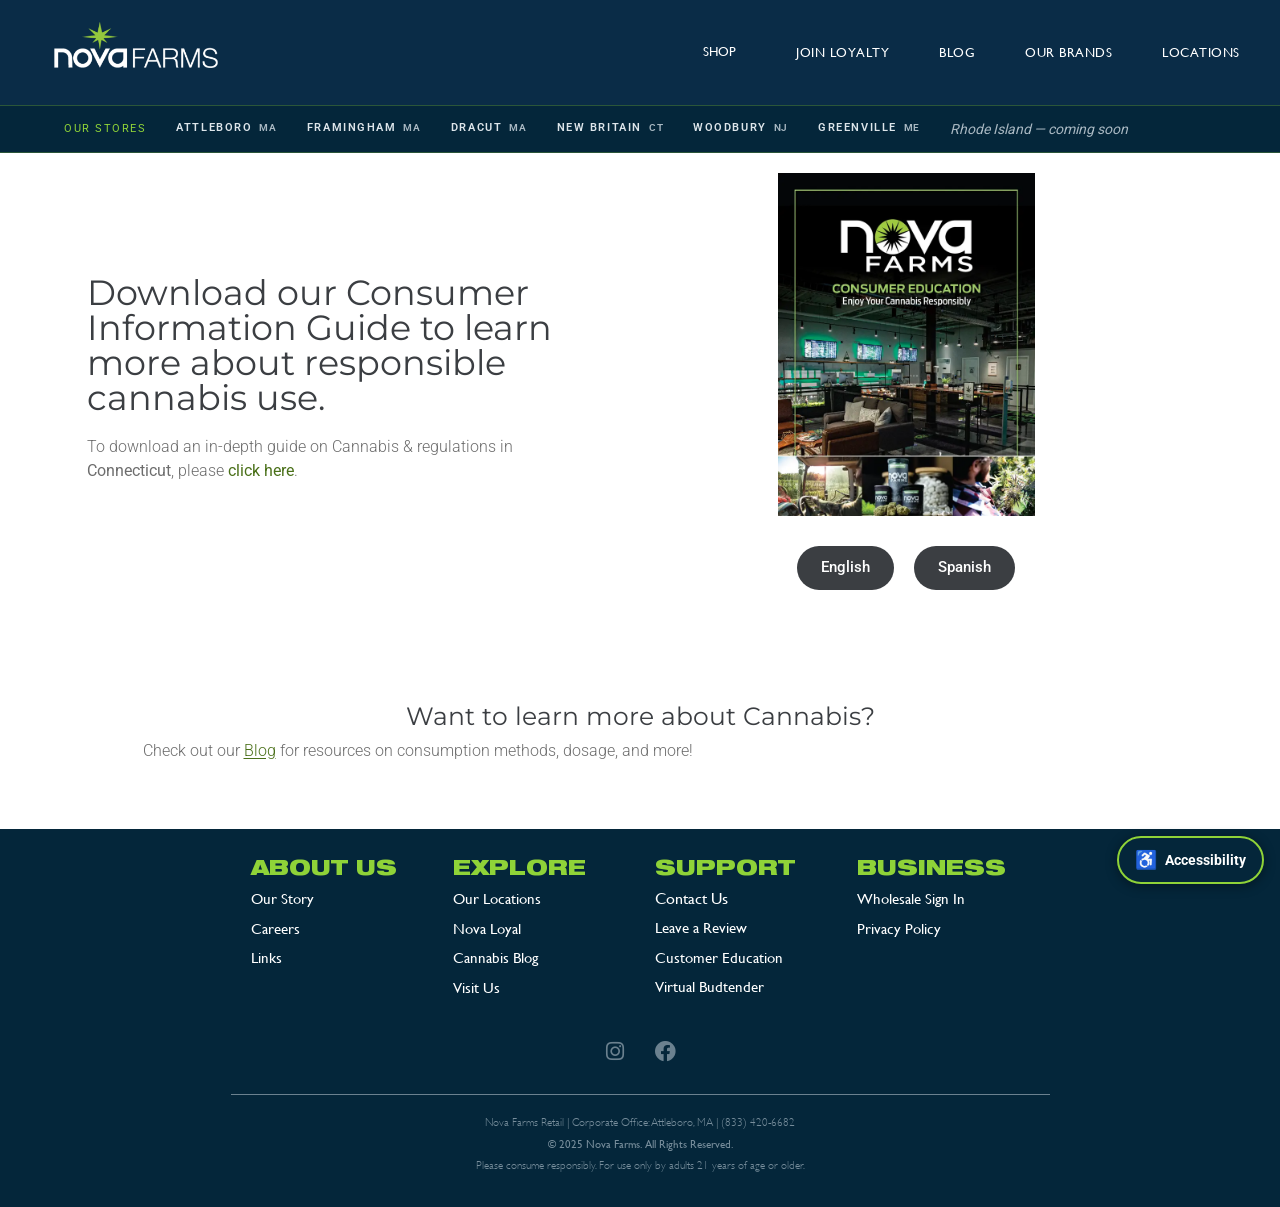
<file: customer-education.html>
<!DOCTYPE html><html dir="ltr" lang="en-US" prefix="og: https://ogp.me/ns#"><head>
	<meta charset="UTF-8">
	<meta name="viewport" content="width=device-width, initial-scale=1">
	<link rel="profile" href="https://gmpg.org/xfn/11">
	
        

        
        

        <title>Customer Education Resources - Nova Farms</title>


<link data-rocket-prefetch="" href="https://lab.alpineiq.com" rel="dns-prefetch">
<link data-rocket-prefetch="" href="https://assets.terpli.io" rel="dns-prefetch">
<link rel="preload" data-rocket-preload="" as="image" href="assets/in-pages/nova-customer-education-copy.webp" imagesrcset="assets/in-pages/nova-customer-education-copy.webp 640w, assets/in-pages/nova-customer-education-copy-226x300.webp 226w" imagesizes="(max-width: 640px) 100vw, 640px" fetchpriority="high">

		<!-- All in One SEO 4.9.10 - aioseo.com -->
	<meta name="description" content="Download our Customer Education Guide to learn more about responsible cannabis use.">
	<meta name="robots" content="noindex,nofollow">
<meta property="article:published_time" content="2024-12-10T19:13:58+00:00">
		<meta property="article:modified_time" content="2024-12-10T19:13:58+00:00">
		<meta property="article:publisher" content="https://www.facebook.com/Novafarmsdispensary/">
		
		
		
		
		
		
		
		<!-- All in One SEO -->


            <script data-no-defer="1" data-ezscrex="false" data-cfasync="false" data-pagespeed-no-defer="" data-cookieconsent="ignore">
                var ctPublicFunctions = {"_ajax_nonce":"66facbf336","_rest_nonce":"bf84217237","_ajax_url":"\/wp-admin\/admin-ajax.php","_rest_url":"https:\/\/novafarms.com\/wp-json\/","data__cookies_type":"native","data__ajax_type":"rest","bot_detector_enabled":false,"data__frontend_data_log_enabled":1,"data__bot_detector_enabled":0,"cookiePrefix":"","wprocket_detected":true,"host_url":"novafarms.com","text__ee_click_to_select":"Click to select the whole data","text__ee_original_email":"The complete one is","text__ee_got_it":"Got it","text__ee_blocked":"Blocked","text__ee_cannot_connect":"Cannot connect","text__ee_cannot_decode":"Can not decode email. Unknown reason","text__ee_email_decoder":"CleanTalk email decoder","text__ee_wait_for_decoding":"The magic is on the way!","text__ee_decoding_process":"Please wait a few seconds while we decode the contact data."}
            </script>
        
            <script data-no-defer="1" data-ezscrex="false" data-cfasync="false" data-pagespeed-no-defer="" data-cookieconsent="ignore">
                var ctPublic = {"_ajax_nonce":"66facbf336","settings__forms__check_internal":"0","settings__forms__check_external":"0","settings__forms__force_protection":0,"settings__forms__search_test":"1","settings__forms__wc_add_to_cart":"0","bot_detector_enabled":false,"settings__sfw__anti_crawler":0,"blog_home":"https:\/\/novafarms.com\/","pixel__setting":"3","pixel__enabled":true,"pixel__url":"https:\/\/moderate15-v4.cleantalk.org\/pixel\/11b272872274c7a90206f5af3df4f103.gif","data__email_check_before_post":"1","data__email_check_exist_post":0,"data__cookies_type":"native","data__key_is_ok":true,"data__visible_fields_required":true,"wl_brandname":"Anti-Spam by CleanTalk","wl_brandname_short":"CleanTalk","ct_checkjs_key":"1e8a74cfd45c2292dea2dc80b2601912648bcd27e0a6fd2b27fe299e6fa724e3","emailEncoderPassKey":"33ef1576be306c0a76c4b7b76d62dbeb","bot_detector_forms_excluded":"W10=","advancedCacheExists":true,"varnishCacheExists":false,"wc_ajax_add_to_cart":false}
            </script>
        

<link rel="alternate" type="application/rss+xml" title="Nova Farms » Feed" href="https://novafarms.com/feed/">
<link rel="alternate" type="application/rss+xml" title="Nova Farms » Comments Feed" href="https://novafarms.com/comments/feed/">
<link rel="alternate" title="oEmbed (JSON)" type="application/json+oembed" href="https://novafarms.com/wp-json/oembed/1.0/embed?url=https%3A%2F%2Fnovafarms.com%2Fcustomer-education%2F">
<link rel="alternate" title="oEmbed (XML)" type="text/xml+oembed" href="https://novafarms.com/wp-json/oembed/1.0/embed?url=https%3A%2F%2Fnovafarms.com%2Fcustomer-education%2F&amp;format=xml">












































<script id="consent-mode-script-js-extra">
var pressidiumCCGCM = {"gcm":{"enabled":true,"implementation":"gtag","ads_data_redaction":false,"url_passthrough":false,"regions":[]}};
//# sourceURL=consent-mode-script-js-extra
</script>
<script id="consent-mode-script-js" src="wp-content/plugins/pressidium-cookie-consent/public/consent-mode.js"></script>
<script defer id="apbct-public-bundle_gathering.min-js-js" src="wp-content/plugins/cleantalk-spam-protect/js/apbct-public-bundle_gathering.min.js"></script>
<script async="" data-wp-strategy="async" id="tp-tools-js" src="wp-content/plugins/revslider/public/js/libs/tptools.js"></script>
<script async="" data-wp-strategy="async" id="sr7-js" src="wp-content/plugins/revslider/public/js/sr7.js"></script>
<script id="jquery-core-js" src="wp-includes/js/jquery/jquery.min.js"></script>
<script id="jquery-migrate-js" src="wp-includes/js/jquery/jquery-migrate.min.js"></script>
</script>

<!-- Google tag (gtag.js) snippet added by Site Kit -->
<!-- Google Analytics snippet added by Site Kit -->


<link rel="https://api.w.org/" href="https://novafarms.com/wp-json/"><link rel="alternate" title="JSON" type="application/json" href="https://novafarms.com/wp-json/wp/v2/pages/6125"><link rel="EditURI" type="application/rsd+xml" title="RSD" href="https://novafarms.com/xmlrpc.php?rsd">

<link rel="shortlink" href="https://novafarms.com/?p=6125">

<!-- Global site tag (gtag.js) - Google Analytics -->



<script>
(function() {

/****************************************************
 * 0) SIMPLE-MODE PAGES  (Step 1 only → close)
 ****************************************************/
const SIMPLE_AGE_GATE_PATHS = [
  "/shop/newbritain",
  "/shop/newbritain/",
  "/book-med-consult-ct",
  "/book-med-consult-ct/",
	"/joinloyalty/",
	"/review",
	"/review/",
];
function isSimpleMode () {
  const path = window.location.pathname.toLowerCase();

  if (path.startsWith("blog.html")) return true;
	if (path.startsWith("/shop")) return true;

  return SIMPLE_AGE_GATE_PATHS.includes(path);
}

/****************************************************
 * 0B) FULLY-EXCLUDED PAGES  (No pop-up at all)
 *     – Parent hub /locations/ and every child path
 ****************************************************/
function isPopupExcluded () {
  const path = window.location.pathname.toLowerCase();
  return path.startsWith("/locations");
}

/* ---------- NEW: helper to remember we've shown Step 2 ---------- */
function hasSeenPopup () {
  return getCookie("popupShown") === "true";
}

/* Helper to close the popup the same way your
 * existing “Home” button does               */
function closeAgeGatePopup () {
  if (
    typeof elementorProFrontend !== "undefined" &&
    elementorProFrontend.modules.popup &&
    typeof elementorProFrontend.modules.popup.instances !== "undefined"
  ) {
    const activePopup = Object.values(elementorProFrontend.modules.popup.instances).find(
      (p) => p.isOpen
    );
    if (activePopup) {
      activePopup.closePopup();
      debugLog("Popup closed via Elementor API (simple mode).");
      return;
    }
  }
  debugLog("Elementor Popup module not available—fallback close.");
  document.querySelectorAll(".elementor-popup-modal").forEach((p) => {
    p.style.display = "none";
    p.classList.remove("elementor-popup-modal-open");
  });
}

/****************************************************
 * 1) HELPER FUNCTIONS (Cookies & Logging)
 ****************************************************/
function setCookie(name, value, days) {
  const date = new Date();
  date.setTime(date.getTime() + (days * 24 * 60 * 60 * 1000));
  document.cookie = `${name}=${value}; path=/; expires=${date.toUTCString()}`;
}
function getCookie(name) {
  const value = `; ${document.cookie}`;
  const parts = value.split(`; ${name}=`);
  return (parts.length === 2) ? parts.pop().split(";").shift() : null;
}
function debugLog(msg) {
  console.log("[AgeGate Popup] " + msg);
}

/****************************************************
 * 2) MAIN POPUP LOGIC (Initialize Steps)
 ****************************************************/
function initializePopupLogic() {
  debugLog("Initializing popup logic...");

  // Step references
  const steps = {
    step1: document.getElementById("step1"),
    step2: document.getElementById("step2"),
    step3Massachusetts: document.getElementById("step3Massachusetts"),
    step3NewJersey: document.getElementById("step3NewJersey"),
    step3Connecticut: document.getElementById("step3Connecticut"),
    step3RhodeIsland: document.getElementById("step3RhodeIsland"),
    step3Maine: document.getElementById("step3Maine"),
  };
  if (!steps.step1) {
    debugLog("Step 1 element not found—exiting.");
    return;
  }

  /* ------------------------------------------------------ */

  // State button mapping
  const stateButtons = {
    massachusettsButton: steps.step3Massachusetts,
    newjerseyButton: steps.step3NewJersey,
    connecticutButton: steps.step3Connecticut,
    rhodeislandButton: steps.step3RhodeIsland,
    maineButton: steps.step3Maine,
  };

  // Show a specific step, hide others
  function showStep(stepEl) {
    document.querySelectorAll(".step").forEach((el) => el.classList.remove("active"));
    stepEl.classList.add("active");

    // The "Home" button is only on Step 2
    const closeBtn = document.querySelector(".close-popup");
    if (closeBtn) {
      closeBtn.style.display = (stepEl === steps.step2) ? "block" : "none";
    }
  }

  // Decide if we start on Step 1 or Step 2
if (getCookie("ageVerified") === "true") {
  showStep(steps.step2);
} else {
  showStep(steps.step1);
}

  /****************************************************
   *  STEP 1: Age Verification
   ****************************************************/
document.querySelectorAll("#yesButton").forEach((btn) => {
  btn.addEventListener("click", function() {
    setCookie("ageVerified", "true", 30);
    document.body.classList.add("age-verified");

    if (isSimpleMode()) {
      setCookie("popupShown", "true", 7);
      closeAgeGatePopup();
    } else {
      showStep(steps.step2);
    }
  });
});
  document.querySelectorAll("#noButton").forEach((btn) => {
    btn.addEventListener("click", function() {
      alert("You must be 21+ to access this site.");
      window.location.href = "https://masscannabiscontrol.com/";
    });
  });

  /****************************************************
   *  STEP 2: State Selection
   ****************************************************/
  Object.keys(stateButtons).forEach((buttonId) => {
    document.querySelectorAll("#" + buttonId + ", #" + buttonId + "-inline").forEach((btn) => {
      btn.addEventListener("click", function() {
        showStep(stateButtons[buttonId]);
      });
    });
  });

  /****************************************************
   *  STEP 3: Back to Step 2
   ****************************************************/
  document.querySelectorAll(".backToStep2Button").forEach((btn) => {
    btn.addEventListener("click", function() {
      showStep(steps.step2);
    });
  });

  /****************************************************
   *  CLOSE POPUP: "Home"
   ****************************************************/
  document.querySelectorAll(".close-popup").forEach((el) => {
    el.addEventListener("click", function(event) {
      event.preventDefault();
      debugLog("Close (Home) clicked.");
      sessionStorage.setItem("popupClosedThisSession", "true");
      /* NEW: remember we showed it */
      setCookie("popupShown", "true", 7);
      closeAgeGatePopup();
    });
  });
}

/****************************************************
 * 3) SHOW THE POPUP (Once Per Session)
 ****************************************************/
function attemptToShowPopup() {
  if (isPopupExcluded()) {
    debugLog("Age-gate excluded on this URL — skipping popup.");
    return;
  }
  /* NEW: skip if we already showed it within 7 days */
  if (hasSeenPopup()) {
    debugLog("popupShown cookie present — skipping popup.");
    return;
  }
  if (sessionStorage.getItem("popupClosedThisSession") === "true") return;
  if (isSimpleMode() && getCookie("ageVerified") === "true") return; // already verified

  debugLog("Trying to show popup ID 6871...");
  elementorProFrontend.modules.popup.showPopup({ id: 6871 });
}

/****************************************************
 * 4) WAIT FOR POPUP MODULE TO BE READY
 ****************************************************/
function checkForPopupModule() {
  checkForPopupModule.tries = (checkForPopupModule.tries || 0) + 1;
  var moduleReady =
    typeof elementorProFrontend !== "undefined" &&
    elementorProFrontend.modules &&
    elementorProFrontend.modules.popup;
  /* Pro registers the popup document class through a hook, so documents[6871] can exist while still
     being the base class with no getModal. showPopup() would throw on it. Wait for the real thing. */
  var documentReady = false;
  try {
    var docs = elementorFrontend.documentsManager.documents;
    documentReady = !!docs && !!docs[6871] && typeof docs[6871].getModal === "function";
  } catch (e) { documentReady = false; }
  if (moduleReady && documentReady) {
    attemptToShowPopup();
  } else if (checkForPopupModule.tries < 40) {
    debugLog("Popup module or document not ready—retrying in 500ms...");
    setTimeout(checkForPopupModule, 500);
  } else {
    debugLog("Popup document never became ready after 20s—giving up.");
  }
}

/****************************************************
 * 5) LISTEN FOR POPUP SHOW EVENT => INIT STEPS
 ****************************************************/
jQuery(document).on("elementor/popup/show", function(event, popupId) {
  if (popupId === 6871) {
    debugLog("Popup 6871 is now open—initializing logic in 200ms...");
    setTimeout(initializePopupLogic, 200);
  }
});

/****************************************************
 * 6) KICK OFF AFTER DOM LOAD
 ****************************************************/
document.addEventListener("DOMContentLoaded", function() {
  debugLog("DOM loaded—checking for popup module...");
  checkForPopupModule();
});
})();
</script>


<!-- Terpli Plugin -->
<script id="terpliScript" async="true" src="_xorigin/assets.terpli.io/TerpliPlugin.js">
</script>
<!-- End Terpli Plugin -->
			
			


<link rel="icon" href="assets/in-pages/nova-favicon-navy-25-512x512-1-150x150.png" sizes="32x32">
<link rel="icon" href="assets/in-pages/nova-favicon-navy-25-512x512-1-300x300.png" sizes="192x192">
<link rel="apple-touch-icon" href="assets/in-pages/nova-favicon-navy-25-512x512-1-300x300.png">
<meta name="msapplication-TileImage" content="https://novafarms.com/wp-content/uploads/2020/09/nova-favicon-navy-25-512x512-1-300x300.png">
<script>
	window._tpt			??= {};
	window.SR7			??= {};
	_tpt.R				??= {};
	_tpt.R.fonts		??= {};
	_tpt.R.fonts.customFonts??= {};
	SR7.devMode			=  false;
	SR7.F 				??= {};
	SR7.G				??= {};
	SR7.LIB				??= {};
	SR7.E				??= {};
	SR7.E.gAddons		??= {};
	SR7.E.php 			??= {};
	SR7.E.nonce			= '0f43e033a1';
	SR7.E.ajaxurl		= 'https://novafarms.com/wp-admin/admin-ajax.php';
	SR7.E.resturl		= 'https://novafarms.com/wp-json/';
	SR7.E.slug_path		= 'revslider/revslider.php';
	SR7.E.slug			= 'revslider';
	SR7.E.plugin_url	= 'wp-content/plugins/revslider/';
	SR7.E.wp_plugin_url = 'wp-content/plugins/';
	SR7.E.revision		= '6.7.58';
	SR7.E.fontBaseUrl	= '//fonts.googleapis.com/css2?family=';
	SR7.G.breakPoints 	= [1240,1024,778,480];
	SR7.G.fSUVW 		= false;
	SR7.E.modules 		= ['module','page','slide','layer','draw','animate','srtools','canvas','defaults','carousel','navigation','media','modifiers','migration'];
	SR7.E.libs 			= ['WEBGL'];
	SR7.E.css 			= ['csslp','cssbtns','cssfilters','cssnav','cssmedia'];
	SR7.E.resources		= {};
	SR7.E.ytnc			= false;
	SR7.JSON			??= {};
/*! Slider Revolution 7.0 - Page Processor */
!function(){"use strict";window.SR7??={},window._tpt??={},SR7.version="Slider Revolution 6.7.40",_tpt.getMobileZoom=()=>_tpt.is_mobile?document.documentElement.clientWidth/window.innerWidth:1,_tpt.getWinDim=function(t){_tpt.screenHeightWithUrlBar??=window.innerHeight;let e=SR7.F?.modal?.visible&&SR7.M[SR7.F.module.getIdByAlias(SR7.F.modal.requested)];_tpt.scrollBar=window.innerWidth!==document.documentElement.clientWidth||e&&window.innerWidth!==e.c.module.clientWidth,_tpt.winW=_tpt.getMobileZoom()*window.innerWidth-(_tpt.scrollBar||"prepare"==t?_tpt.scrollBarW??_tpt.mesureScrollBar():0),_tpt.winH=_tpt.getMobileZoom()*window.innerHeight,_tpt.winWAll=document.documentElement.clientWidth},_tpt.getResponsiveLevel=function(t,e){return SR7.G.fSUVW?_tpt.closestGE(t,window.innerWidth):_tpt.closestGE(t,_tpt.winWAll)},_tpt.mesureScrollBar=function(){let t=document.createElement("div");return t.className="RSscrollbar-measure",t.style.width="100px",t.style.height="100px",t.style.overflow="scroll",t.style.position="absolute",t.style.top="-9999px",document.body.appendChild(t),_tpt.scrollBarW=t.offsetWidth-t.clientWidth,document.body.removeChild(t),_tpt.scrollBarW},_tpt.loadCSS=async function(t,e,s){return s?_tpt.R.fonts.required[e].status=1:(_tpt.R[e]??={},_tpt.R[e].status=1),new Promise((i,n)=>{if(_tpt.isStylesheetLoaded(t))s?_tpt.R.fonts.required[e].status=2:_tpt.R[e].status=2,i();else{const o=document.createElement("link");o.rel="stylesheet";let l="text",r="css";o["type"]=l+"/"+r,o.href=t,o.onload=()=>{s?_tpt.R.fonts.required[e].status=2:_tpt.R[e].status=2,i()},o.onerror=()=>{s?_tpt.R.fonts.required[e].status=3:_tpt.R[e].status=3,n(new Error(`Failed to load CSS: ${t}`))},document.head.appendChild(o)}})},_tpt.addContainer=function(t){const{tag:e="div",id:s,class:i,datas:n,textContent:o,iHTML:l}=t,r=document.createElement(e);if(s&&""!==s&&(r.id=s),i&&""!==i&&(r.className=i),n)for(const[t,e]of Object.entries(n))"style"==t?r.style.cssText=e:r.setAttribute(`data-${t}`,e);return o&&(r.textContent=o),l&&(r.innerHTML=l),r},_tpt.collector=function(){return{fragment:new DocumentFragment,add(t){var e=_tpt.addContainer(t);return this.fragment.appendChild(e),e},append(t){t.appendChild(this.fragment)}}},_tpt.isStylesheetLoaded=function(t){let e=t.split("?")[0];return Array.from(document.querySelectorAll('link[rel="stylesheet"], link[rel="preload"]')).some(t=>t.href.split("?")[0]===e)},_tpt.preloader={requests:new Map,preloaderTemplates:new Map,show:function(t,e){if(!e||!t)return;const{type:s,color:i}=e;if(s<0||"off"==s)return;const n=`preloader_${s}`;let o=this.preloaderTemplates.get(n);o||(o=this.build(s,i),this.preloaderTemplates.set(n,o)),this.requests.has(t)||this.requests.set(t,{count:0});const l=this.requests.get(t);clearTimeout(l.timer),l.count++,1===l.count&&(l.timer=setTimeout(()=>{l.preloaderClone=o.cloneNode(!0),l.anim&&l.anim.kill(),void 0!==_tpt.gsap?l.anim=_tpt.gsap.fromTo(l.preloaderClone,1,{opacity:0},{opacity:1}):l.preloaderClone.classList.add("sr7-fade-in"),t.appendChild(l.preloaderClone)},150))},hide:function(t){if(!this.requests.has(t))return;const e=this.requests.get(t);e.count--,e.count<0&&(e.count=0),e.anim&&e.anim.kill(),0===e.count&&(clearTimeout(e.timer),e.preloaderClone&&(e.preloaderClone.classList.remove("sr7-fade-in"),e.anim=_tpt.gsap.to(e.preloaderClone,.3,{opacity:0,onComplete:function(){e.preloaderClone.remove()}})))},state:function(t){if(!this.requests.has(t))return!1;return this.requests.get(t).count>0},build:(t,e="#ffffff",s="")=>{if(t<0||"off"===t)return null;const i=parseInt(t);if(t="prlt"+i,isNaN(i))return null;if(_tpt.loadCSS(SR7.E.plugin_url+"public/css/preloaders/t"+i+".css","preloader_"+t),isNaN(i)||i<6){const n=`background-color:${e}`,o=1===i||2==i?n:"",l=3===i||4==i?n:"",r=_tpt.collector();["dot1","dot2","bounce1","bounce2","bounce3"].forEach(t=>r.add({tag:"div",class:t,datas:{style:l}}));const d=_tpt.addContainer({tag:"sr7-prl",class:`${t} ${s}`,datas:{style:o}});return r.append(d),d}{let n={};if(7===i){let t;e.startsWith("#")?(t=e.replace("#",""),t=`rgba(${parseInt(t.substring(0,2),16)}, ${parseInt(t.substring(2,4),16)}, ${parseInt(t.substring(4,6),16)}, `):e.startsWith("rgb")&&(t=e.slice(e.indexOf("(")+1,e.lastIndexOf(")")).split(",").map(t=>t.trim()),t=`rgba(${t[0]}, ${t[1]}, ${t[2]}, `),t&&(n.style=`border-top-color: ${t}0.65); border-bottom-color: ${t}0.15); border-left-color: ${t}0.65); border-right-color: ${t}0.15)`)}else 12===i&&(n.style=`background:${e}`);const o=[10,0,4,2,5,9,0,4,4,2][i-6],l=_tpt.collector(),r=l.add({tag:"div",class:"sr7-prl-inner",datas:n});Array.from({length:o}).forEach(()=>r.appendChild(l.add({tag:"span",datas:{style:`background:${e}`}})));const d=_tpt.addContainer({tag:"sr7-prl",class:`${t} ${s}`});return l.append(d),d}}},SR7.preLoader={show:(t,e)=>{"off"!==(SR7.M[t]?.settings?.pLoader?.type??"off")&&_tpt.preloader.show(e||SR7.M[t].c.module,SR7.M[t]?.settings?.pLoader??{color:"#fff",type:10})},hide:(t,e)=>{"off"!==(SR7.M[t]?.settings?.pLoader?.type??"off")&&_tpt.preloader.hide(e||SR7.M[t].c.module)},state:(t,e)=>_tpt.preloader.state(e||SR7.M[t].c.module)},_tpt.prepareModuleHeight=function(t){window.SR7.M??={},window.SR7.M[t.id]??={},"ignore"==t.googleFont&&(SR7.E.ignoreGoogleFont=!0);let e=window.SR7.M[t.id];if(null==_tpt.scrollBarW&&_tpt.mesureScrollBar(),e.c??={},e.states??={},e.settings??={},e.settings.size??={},t.fixed&&(e.settings.fixed=!0),e.c.module=document.querySelector("sr7-module#"+t.id),e.c.adjuster=e.c.module.getElementsByTagName("sr7-adjuster")[0],e.c.content=e.c.module.getElementsByTagName("sr7-content")[0],"carousel"==t.type&&(e.c.carousel=e.c.content.getElementsByTagName("sr7-carousel")[0]),null==e.c.module||null==e.c.module)return;t.plType&&t.plColor&&(e.settings.pLoader={type:t.plType,color:t.plColor}),void 0===t.plType||"off"===t.plType||SR7.preLoader.state(t.id)&&SR7.preLoader.state(t.id,e.c.module)||SR7.preLoader.show(t.id,e.c.module),_tpt.winW||_tpt.getWinDim("prepare"),_tpt.getWinDim();let s=""+e.c.module.dataset?.modal;"modal"==s||"true"==s||"undefined"!==s&&"false"!==s||(e.settings.size.fullWidth=t.size.fullWidth,e.LEV??=_tpt.getResponsiveLevel(window.SR7.G.breakPoints,t.id),t.vpt=_tpt.fillArray(t.vpt,5),e.settings.vPort=t.vpt[e.LEV],void 0!==t.el&&"720"==t.el[4]&&t.gh[4]!==t.el[4]&&"960"==t.el[3]&&t.gh[3]!==t.el[3]&&"768"==t.el[2]&&t.gh[2]!==t.el[2]&&delete t.el,e.settings.size.height=null==t.el||null==t.el[e.LEV]||0==t.el[e.LEV]||"auto"==t.el[e.LEV]?_tpt.fillArray(t.gh,5,-1):_tpt.fillArray(t.el,5,-1),e.settings.size.width=_tpt.fillArray(t.gw,5,-1),e.settings.size.minHeight=_tpt.fillArray(t.mh??[0],5,-1),e.cacheSize={fullWidth:e.settings.size?.fullWidth,fullHeight:e.settings.size?.fullHeight},void 0!==t.off&&(t.off?.t&&(e.settings.size.m??={})&&(e.settings.size.m.t=t.off.t),t.off?.b&&(e.settings.size.m??={})&&(e.settings.size.m.b=t.off.b),t.off?.l&&(e.settings.size.p??={})&&(e.settings.size.p.l=t.off.l),t.off?.r&&(e.settings.size.p??={})&&(e.settings.size.p.r=t.off.r),e.offsetPrepared=!0),_tpt.updatePMHeight(t.id,t,!0))},_tpt.updatePMHeight=(t,e,s)=>{let i=SR7.M[t];var n=i.settings.size.fullWidth?_tpt.winW:i.c.module.parentNode.offsetWidth;n=0===n||isNaN(n)?_tpt.winW:n;let o=i.settings.size.width[i.LEV]||i.settings.size.width[i.LEV++]||i.settings.size.width[i.LEV--]||n,l=i.settings.size.height[i.LEV]||i.settings.size.height[i.LEV++]||i.settings.size.height[i.LEV--]||0,r=i.settings.size.minHeight[i.LEV]||i.settings.size.minHeight[i.LEV++]||i.settings.size.minHeight[i.LEV--]||0;if(l="auto"==l?0:l,l=parseInt(l),"carousel"!==e.type&&(n-=parseInt(e.onw??0)||0),i.MP=!i.settings.size.fullWidth&&n<o||_tpt.winW<o?Math.min(1,n/o):1,e.size.fullScreen||e.size.fullHeight){let t=parseInt(e.fho)||0,s=(""+e.fho).indexOf("%")>-1;e.newh=_tpt.winH-(s?_tpt.winH*t/100:t)}else e.newh=i.MP*Math.max(l,r);if(e.newh+=(parseInt(e.onh??0)||0)+(parseInt(e.carousel?.pt)||0)+(parseInt(e.carousel?.pb)||0),void 0!==e.slideduration&&(e.newh=Math.max(e.newh,parseInt(e.slideduration)/3)),e.shdw&&_tpt.buildShadow(e.id,e),i.c.adjuster.style.height=e.newh+"px",i.c.module.style.height=e.newh+"px",i.c.content.style.height=e.newh+"px",i.states.heightPrepared=!0,i.dims??={},i.dims.moduleRect=i.c.module.getBoundingClientRect(),i.c.content.style.left="-"+i.dims.moduleRect.left+"px",!i.settings.size.fullWidth)return s&&requestAnimationFrame(()=>{n!==i.c.module.parentNode.offsetWidth&&_tpt.updatePMHeight(e.id,e)}),void _tpt.bgStyle(e.id,e,window.innerWidth==_tpt.winW,!0);_tpt.bgStyle(e.id,e,window.innerWidth==_tpt.winW,!0),requestAnimationFrame(function(){s&&requestAnimationFrame(()=>{n!==i.c.module.parentNode.offsetWidth&&_tpt.updatePMHeight(e.id,e)})}),i.earlyResizerFunction||(i.earlyResizerFunction=function(){requestAnimationFrame(function(){_tpt.getWinDim(),_tpt.moduleDefaults(e.id,e),_tpt.updateSlideBg(t,!0)})},window.addEventListener("resize",i.earlyResizerFunction))},_tpt.buildShadow=function(t,e){let s=SR7.M[t];null==s.c.shadow&&(s.c.shadow=document.createElement("sr7-module-shadow"),s.c.shadow.classList.add("sr7-shdw-"+e.shdw),s.c.content.appendChild(s.c.shadow))},_tpt.bgStyle=async(t,e,s,i,n)=>{const o=SR7.M[t];if((e=e??o.settings).fixed&&!o.c.module.classList.contains("sr7-top-fixed")&&(o.c.module.classList.add("sr7-top-fixed"),o.c.module.style.position="fixed",o.c.module.style.width="100%",o.c.module.style.top="0px",o.c.module.style.left="0px",o.c.module.style.pointerEvents="none",o.c.module.style.zIndex=5e3,o.c.content.style.pointerEvents="none"),null==o.c.bgcanvas){let t=document.createElement("sr7-module-bg"),l=!1;if("string"==typeof e?.bg?.color&&e?.bg?.color.includes("{"))if(_tpt.gradient&&_tpt.gsap)e.bg.color=_tpt.gradient.convert(e.bg.color);else try{let t=JSON.parse(e.bg.color);(t?.orig||t?.string)&&(e.bg.color=JSON.parse(e.bg.color))}catch(t){return}let r="string"==typeof e?.bg?.color?e?.bg?.color||"transparent":e?.bg?.color?.string??e?.bg?.color?.orig??e?.bg?.color?.color??"transparent";if(t.style["background"+(String(r).includes("grad")?"":"Color")]=r,("transparent"!==r||n)&&(l=!0),o.offsetPrepared&&(t.style.visibility="hidden"),e?.bg?.image?.src&&(t.style.backgroundImage=`url(${e?.bg?.image.src})`,t.style.backgroundSize=""==(e.bg.image?.size??"")?"cover":e.bg.image.size,t.style.backgroundPosition=e.bg.image.position,t.style.backgroundRepeat=""==e.bg.image.repeat||null==e.bg.image.repeat?"no-repeat":e.bg.image.repeat,l=!0),!l)return;o.c.bgcanvas=t,e.size.fullWidth?t.style.width=_tpt.winW-(s&&_tpt.winH<document.body.offsetHeight?_tpt.scrollBarW:0)+"px":i&&(t.style.width=o.c.module.offsetWidth+"px"),e.sbt?.use?o.c.content.appendChild(o.c.bgcanvas):o.c.module.appendChild(o.c.bgcanvas)}o.c.bgcanvas.style.height=void 0!==e.newh?e.newh+"px":("carousel"==e.type?o.dims.module.h:o.dims.content.h)+"px",o.c.bgcanvas.style.left=!s&&e.sbt?.use||o.c.bgcanvas.closest("SR7-CONTENT")?"0px":"-"+(o?.dims?.moduleRect?.left??0)+"px"},_tpt.updateSlideBg=function(t,e){const s=SR7.M[t];let i=s.settings;s?.c?.bgcanvas&&(i.size.fullWidth?s.c.bgcanvas.style.width=_tpt.winW-(e&&_tpt.winH<document.body.offsetHeight?_tpt.scrollBarW:0)+"px":preparing&&(s.c.bgcanvas.style.width=s.c.module.offsetWidth+"px"))},_tpt.moduleDefaults=(t,e)=>{let s=SR7.M[t];null!=s&&null!=s.c&&null!=s.c.module&&(s.dims??={},s.dims.moduleRect=s.c.module.getBoundingClientRect(),s.c.content.style.left="-"+s.dims.moduleRect.left+"px",s.c.content.style.width=_tpt.winW-_tpt.scrollBarW+"px","carousel"==e.type&&(s.c.module.style.overflow="visible"),_tpt.bgStyle(t,e,window.innerWidth==_tpt.winW))},_tpt.getOffset=t=>{var e=t.getBoundingClientRect(),s=window.pageXOffset||document.documentElement.scrollLeft,i=window.pageYOffset||document.documentElement.scrollTop;return{top:e.top+i,left:e.left+s}},_tpt.fillArray=function(t,e){let s,i;t=Array.isArray(t)?t:[t];let n=Array(e),o=t.length;for(i=0;i<t.length;i++)n[i+(e-o)]=t[i],null==s&&"#"!==t[i]&&(s=t[i]);for(let t=0;t<e;t++)void 0!==n[t]&&"#"!=n[t]||(n[t]=s),s=n[t];return n},_tpt.closestGE=function(t,e){let s=Number.MAX_VALUE,i=-1;for(let n=0;n<t.length;n++)t[n]-1>=e&&t[n]-1-e<s&&(s=t[n]-1-e,i=n);return++i}}();</script>

<noscript><style id="rocket-lazyload-nojs-css">.rll-youtube-player, [data-lazy-src]{display:none !important;}</style></noscript>


<style data-clone-stage-3="page-inline">
/* === inline inline-1 === */
.pressidium-cc-theme{--cc-bg:#fbfbfb;--cc-text:#07334f;--cc-btn-primary-bg:#07334f;--cc-btn-primary-text:#ffffff;--cc-btn-primary-hover-bg:#10405e;--cc-btn-primary-hover-text:#f6f6f6;--cc-btn-secondary-bg:#e4e4e4;--cc-btn-secondary-text:#07334f;--cc-btn-secondary-hover-bg:#d7d7d7;--cc-btn-secondary-hover-text:#07334f;--cc-toggle-bg-off:#d1e7a4;--cc-toggle-bg-on:#07334f;--cc-toggle-bg-readonly:#d1e7a4;--cc-toggle-knob-bg:#ffffff;--cc-toggle-knob-icon-color:#d1e7a4;--cc-cookie-category-block-bg:#f6f6f6;--cc-cookie-category-block-bg-hover:#f6f6f6;--cc-section-border:#f0f4f0;--cc-block-text:#07334f;--cc-cookie-table-border:#d1e7a4;--cc-overlay-bg:#ffffff;--cc-webkit-scrollbar-bg:#a4a4a4;--cc-webkit-scrollbar-bg-hover:#99d029;--cc-btn-floating-bg:#07334f;--cc-btn-floating-icon:#f6f6f6;--cc-btn-floating-hover-bg:#10405e;--cc-btn-floating-hover-icon:#f6f6f6}img:is([sizes=auto i],[sizes^="auto," i]){contain-intrinsic-size:3000px 1500px}img.emoji{display:inline!important;border:none!important;box-shadow:none!important;height:1em!important;width:1em!important;margin:0 .07em!important;vertical-align:-.1em!important;background:0 0!important;padding:0!important}:root{--wp--preset--aspect-ratio--square:1;--wp--preset--aspect-ratio--4-3:4/3;--wp--preset--aspect-ratio--3-4:3/4;--wp--preset--aspect-ratio--3-2:3/2;--wp--preset--aspect-ratio--2-3:2/3;--wp--preset--aspect-ratio--16-9:16/9;--wp--preset--aspect-ratio--9-16:9/16;--wp--preset--color--black:#000000;--wp--preset--color--cyan-bluish-gray:#abb8c3;--wp--preset--color--white:#ffffff;--wp--preset--color--pale-pink:#f78da7;--wp--preset--color--vivid-red:#cf2e2e;--wp--preset--color--luminous-vivid-orange:#ff6900;--wp--preset--color--luminous-vivid-amber:#fcb900;--wp--preset--color--light-green-cyan:#7bdcb5;--wp--preset--color--vivid-green-cyan:#00d084;--wp--preset--color--pale-cyan-blue:#8ed1fc;--wp--preset--color--vivid-cyan-blue:#0693e3;--wp--preset--color--vivid-purple:#9b51e0;--wp--preset--gradient--vivid-cyan-blue-to-vivid-purple:linear-gradient(135deg,rgb(6, 147, 227) 0%,rgb(155, 81, 224) 100%);--wp--preset--gradient--light-green-cyan-to-vivid-green-cyan:linear-gradient(135deg,rgb(122, 220, 180) 0%,rgb(0, 208, 130) 100%);--wp--preset--gradient--luminous-vivid-amber-to-luminous-vivid-orange:linear-gradient(135deg,rgb(252, 185, 0) 0%,rgb(255, 105, 0) 100%);--wp--preset--gradient--luminous-vivid-orange-to-vivid-red:linear-gradient(135deg,rgb(255, 105, 0) 0%,rgb(207, 46, 46) 100%);--wp--preset--gradient--very-light-gray-to-cyan-bluish-gray:linear-gradient(135deg,rgb(238, 238, 238) 0%,rgb(169, 184, 195) 100%);--wp--preset--gradient--cool-to-warm-spectrum:linear-gradient(135deg,rgb(74, 234, 220) 0%,rgb(151, 120, 209) 20%,rgb(207, 42, 186) 40%,rgb(238, 44, 130) 60%,rgb(251, 105, 98) 80%,rgb(254, 248, 76) 100%);--wp--preset--gradient--blush-light-purple:linear-gradient(135deg,rgb(255, 206, 236) 0%,rgb(152, 150, 240) 100%);--wp--preset--gradient--blush-bordeaux:linear-gradient(135deg,rgb(254, 205, 165) 0%,rgb(254, 45, 45) 50%,rgb(107, 0, 62) 100%);--wp--preset--gradient--luminous-dusk:linear-gradient(135deg,rgb(255, 203, 112) 0%,rgb(199, 81, 192) 50%,rgb(65, 88, 208) 100%);--wp--preset--gradient--pale-ocean:linear-gradient(135deg,rgb(255, 245, 203) 0%,rgb(182, 227, 212) 50%,rgb(51, 167, 181) 100%);--wp--preset--gradient--electric-grass:linear-gradient(135deg,rgb(202, 248, 128) 0%,rgb(113, 206, 126) 100%);--wp--preset--gradient--midnight:linear-gradient(135deg,rgb(2, 3, 129) 0%,rgb(40, 116, 252) 100%);--wp--preset--font-size--small:13px;--wp--preset--font-size--medium:20px;--wp--preset--font-size--large:36px;--wp--preset--font-size--x-large:42px;--wp--preset--spacing--20:0.44rem;--wp--preset--spacing--30:0.67rem;--wp--preset--spacing--40:1rem;--wp--preset--spacing--50:1.5rem;--wp--preset--spacing--60:2.25rem;--wp--preset--spacing--70:3.38rem;--wp--preset--spacing--80:5.06rem;--wp--preset--shadow--natural:6px 6px 9px rgba(0, 0, 0, .2);--wp--preset--shadow--deep:12px 12px 50px rgba(0, 0, 0, .4);--wp--preset--shadow--sharp:6px 6px 0px rgba(0, 0, 0, .2);--wp--preset--shadow--outlined:6px 6px 0px -3px rgb(255, 255, 255),6px 6px rgb(0, 0, 0);--wp--preset--shadow--crisp:6px 6px 0px rgb(0, 0, 0)}:root{--wp--style--global--content-size:800px;--wp--style--global--wide-size:1200px}:where(body){margin:0}:where(.wp-site-blocks)>*{margin-block-start:24px;margin-block-end:0}:where(.wp-site-blocks)>:first-child{margin-block-start:0}:where(.wp-site-blocks)>:last-child{margin-block-end:0}:root{--wp--style--block-gap:24px}:root :where(.is-layout-flow)>:first-child{margin-block-start:0}:root :where(.is-layout-flow)>:last-child{margin-block-end:0}:root :where(.is-layout-flow)>*{margin-block-start:24px;margin-block-end:0}:root :where(.is-layout-constrained)>:first-child{margin-block-start:0}:root :where(.is-layout-constrained)>:last-child{margin-block-end:0}:root :where(.is-layout-constrained)>*{margin-block-start:24px;margin-block-end:0}:root :where(.is-layout-flex){gap:24px}:root :where(.is-layout-grid){gap:24px}body{padding-top:0;padding-right:0;padding-bottom:0;padding-left:0}:root :where(.wp-element-button,.wp-block-button__link){background-color:#32373c;border-width:0;color:#fff;font-family:inherit;font-size:inherit;font-style:inherit;font-weight:inherit;letter-spacing:inherit;line-height:inherit;padding-top:calc(.667em + 2px);padding-right:calc(1.333em + 2px);padding-bottom:calc(.667em + 2px);padding-left:calc(1.333em + 2px);text-decoration:none;text-transform:inherit}:root :where(.wp-block-icon svg){width:24px}:root :where(.wp-block-pullquote){font-size:1.5em;line-height:1.6}input[class*=apbct].apbct_special_field{display:none!important}.apbct-tooltip{display:none;position:inherit;margin-top:5px;left:5px;background:#d3d3d3;border-radius:5px;opacity:.9}.apbct-popup-fade:before{content:'';background:#000;position:fixed;left:0;top:0;width:100%;height:100%;opacity:.7;z-index:9999}.apbct-popup{position:fixed;top:20%;left:50%;padding:20px;width:360px;margin-left:-200px;background:#fff;border:1px solid;border-radius:4px;z-index:99999;opacity:1}.apbct-check_email_exist-bad_email,.apbct-check_email_exist-good_email,.apbct-check_email_exist-load{z-index:9999!important;transition:none!important;background-size:contain;background-repeat:no-repeat!important;background-position-x:right;background-position-y:center;cursor:pointer!important}.apbct-check_email_exist-load{background-size:contain;background-image:url(assets/in-pages/checking_email.gif)!important}.apbct-check_email_exist-block{position:fixed!important;display:block!important}.apbct-check_email_exist-good_email{background-image:url(assets/in-pages/good_email.svg)!important}.apbct-check_email_exist-bad_email{background-image:url(assets/in-pages/bad_email.svg)!important}.apbct-check_email_exist-popup_description{display:none;position:fixed!important;padding:2px!important;border:1px solid #e5e8ed!important;border-radius:16px 16px 0 16px!important;background:#fff!important;background-position-x:right!important;font-size:14px!important;text-align:center!important;transition:all 1s ease-out!important}@media screen and (max-width:782px){.apbct-check_email_exist-popup_description{width:100%!important}}.apbct-email-encoder-popup{width:30vw;min-width:400px;font-size:16px}.apbct-email-encoder--popup-header{font-size:16px;color:#333}.apbct-email-encoder-elements_center{display:flex;flex-direction:column;justify-content:center;align-items:center;font-size:16px!important;color:#000!important}.top-margin-long{margin-top:5px}.apbct-tooltip{display:none}.apbct-email-encoder-select-whole-email{-webkit-user-select:all;user-select:all}.apbct-email-encoder-got-it-button{all:unset;margin-top:10px;padding:5px 10px;border-radius:5px;background-color:#333;color:#fff;cursor:pointer;transition:background-color .3s}.apbct-ee-animation-wrapper{display:flex;height:60px;justify-content:center;font-size:16px;align-items:center}.apbct_dog{margin:0 5px;color:transparent;text-shadow:0 0 2px #aaa}.apbct_dog_one{animation-duration:1.5s;animation-iteration-count:infinite;animation-delay:0s;animation-name:apbct_dog}.apbct_dog_two{animation-duration:1.5s;animation-iteration-count:infinite;animation-delay:.5s;animation-name:apbct_dog}.apbct_dog_three{animation-duration:1.5s;animation-iteration-count:infinite;animation-delay:1s;animation-name:apbct_dog}@keyframes apbct_dog{0%{scale:100%;color:transparent;text-shadow:0 0 2px #aaa}25%{scale:200%;color:unset;text-shadow:unset}75%{scale:100%;color:transparent;text-shadow:0 0 2px #aaa}100%{scale:100%;color:transparent;text-shadow:0 0 2px #aaa}}@media screen and (max-width:782px){.apbct-email-encoder-popup{width:20vw;min-width:200px;font-size:16px;top:20%;left:75%}.apbct-email-encoder-elements_center{flex-direction:column!important;text-align:center}}.rs-p-wp-fix{display:none!important;margin:0!important;height:0!important}body{--sr-7-css-loaded:1}canvas.sr7-pbar{z-index:500;position:absolute;pointer-events:none}sr7-module{display:block;position:relative;overflow-x:visible;-webkit-tap-highlight-color:transparent}sr7-adjuster{position:relative;display:block;width:100%}sr7-content{position:absolute;top:0;height:100%;contain:size layout style;z-index:1;overflow-x:visible}sr7-carousel{position:absolute;top:0;left:0;width:100%;height:100%;overflow:hidden;z-index:1}sr7-slide{position:absolute;width:100%;height:100%;contain:strict;top:0;left:0;z-index:1;visibility:hidden;pointer-events:none}.sr7-overflow-force sr7-slide,sr7-carousel sr7-slide{contain:layout style}sr7-module-bg{top:0;z-index:0;position:absolute}sr7-3dwrap{pointer-events:none;position:absolute;top:0;left:0;width:100%;height:100%;z-index:2}sr7-overlay{display:block;width:100%;height:100%;top:0;left:0;position:absolute;z-index:3;background-repeat:repeat}sr7-btn,sr7-col,sr7-content .sr7-layer,sr7-img,sr7-layer,sr7-row,sr7-txt{user-select:none;visibility:hidden;display:none;box-sizing:border-box;backface-visibility:hidden}sr7-col-bg.sr7-img-col-bg{position:absolute;top:0;left:0;width:100%;height:100%;z-index:-1;pointer-events:none}sr7-content .sr7-layer.sr7-withclip,sr7-content .sr7-layer.sr7-withclip .sr7-layer{backface-visibility:visible}sr7-row.sr7-layer.sr7-galign{box-sizing:border-box}.sr7-layer[data-type=svg]>svg,sr7-layer[data-type=svg]>svg{width:100%;height:100%}sr7-row-con{table-layout:fixed;font-size:0;display:block}sr7-module .sr7-layer,sr7-module sr7-layer{-webkit-font-smoothing:antialiased!important;-webkit-tap-highlight-color:transparent;-moz-osx-font-smoothing:grayscale;font-display:swap}sr7-slide.sr7-staticslide-low{z-index:0!important}sr7-slide.sr7-staticslide-high{z-index:105!important}@-moz-document url-prefix(){sr7-slide.sr7-staticslide{transform:scale(1)}}sr7-slide a{transition:none}sr7-module.sr7-top-fixed{width:100%;height:auto!important;backface-visibility:hidden}sr7-module.sr7-top-fixed sr7-adjuster{height:auto!important}sr7-module.sr7-top-fixed sr7-content,sr7-module.sr7-top-fixed sr7-content .sr7-layer:not(.sr7-ignore-pe) *{pointer-events:none}sr7-prl{top:50%;left:50%;z-index:10000;position:absolute}sr7-prl.off{display:none!important}sr7-prl.sr7-fade-in{animation:1s linear tp-fade-in}.sr-force-hidden{display:none!important}@keyframes tp-fade-in{0%{opacity:0}20%{opacity:0}100%{opacity:100}}sr7-fonttest-wrap{position:absolute;contain:strict;top:-1500px;left:-1500px;width:1500px;height:1000px;pointer-events:none;opacity:0}sr7-module .material-icons,sr7-txt .material-icons{font-size:inherit;vertical-align:top;line-height:inherit}#sr-announcer{position:absolute!important;width:1px;height:1px;margin:-1px;padding:0;overflow:hidden;clip:rect(0,0,0,0);white-space:nowrap;border:0}:root{--cc-font-family:-apple-system,BlinkMacSystemFont,"Segoe UI",Roboto,Helvetica,Arial,sans-serif,"Apple Color Emoji","Segoe UI Emoji","Segoe UI Symbol";--cc-font-size:16px;--cc-bg:#fff;--cc-z-index:2147483647;--cc-text:#2d4156;--cc-border-radius:.45rem;--cc-btn-primary-bg:#2d4156;--cc-btn-primary-text:var(--cc-bg);--cc-btn-primary-hover-bg:#1d2e38;--cc-btn-primary-hover-text:var(--cc-btn-primary-text);--cc-btn-secondary-bg:#eaeff2;--cc-btn-secondary-text:var(--cc-text);--cc-btn-secondary-hover-bg:#d8e0e6;--cc-btn-secondary-hover-text:var(--cc-btn-secondary-text);--cc-btn-border-radius:0.375rem;--cc-toggle-bg-off:#919ea6;--cc-toggle-bg-on:var(--cc-btn-primary-bg);--cc-toggle-bg-readonly:#d5dee2;--cc-toggle-knob-bg:#fff;--cc-toggle-knob-icon-color:#ecf2fa;--cc-block-text:var(--cc-text);--cc-cookie-category-block-bg:#f0f4f7;--cc-cookie-category-block-bg-hover:#e9eff4;--cc-section-border:#f1f3f5;--cc-cookie-table-border:#e9edf2;--cc-overlay-bg:#040608;--cc-overlay-opacity:.85;--cc-consent-modal-box-shadow:0 0.625rem 1.875rem rgba(2, 2, 3, .28);--cc-webkit-scrollbar-bg:#cfd5db;--cc-webkit-scrollbar-bg-hover:#9199a0;--cc-btn-floating-bg:#2d4156;--cc-btn-floating-icon:var(--cc-bg);--cc-btn-floating-hover-bg:#1d2e38;--cc-btn-floating-hover-icon:var(--cc-btn-floating-icon)}#cc--main{z-index:var(--cc-z-index)}.cc_div *,.cc_div :after,.cc_div :before,.cc_div :hover{animation:none;background:0 0;border:none;border-radius:unset;box-shadow:none;box-sizing:border-box;color:inherit;float:none;font-family:inherit;font-size:1em;font-style:inherit;font-variant:normal;font-weight:inherit;height:auto;letter-spacing:unset;line-height:1.2;margin:0;padding:0;text-align:left;text-decoration:none;text-transform:none;transition:none;vertical-align:baseline;visibility:unset}.cc_div{font-family:var(--cc-font-family);font-size:var(--cc-font-size);font-weight:400;-webkit-font-smoothing:antialiased;-moz-osx-font-smoothing:grayscale;color:var(--cc-text);text-rendering:optimizeLegibility}#c-ttl,#s-bl td:before,#s-ttl,.cc_div .b-tl,.cc_div .c-bn{font-weight:600}#cm,#s-bl .act .b-acc,#s-inr,.cc_div .b-tl,.cc_div .c-bl{border-radius:var(--cc-border-radius)}#s-bl .act .b-acc{border-top-left-radius:0;border-top-right-radius:0}.cc_div a,.cc_div button,.cc_div input{-webkit-appearance:none;-moz-appearance:none;appearance:none;overflow:hidden}.cc_div a{border-bottom:1px solid}.cc_div a:hover{border-color:transparent;text-decoration:none}.cc_div .c-bn>span{pointer-events:none}#cm-ov,#cs-ov,.c--anim #cm,.c--anim #s-cnt,.c--anim #s-inr{transition:visibility .25s linear,opacity .25s ease,transform .25s ease!important}.c--anim .c-bn{transition:background-color .25s ease!important}.c--anim #cm.bar.slide,.c--anim #cm.bar.slide+#cm-ov,.c--anim .bar.slide #s-inr,.c--anim .bar.slide+#cs-ov{transition:visibility .4s ease,opacity .4s ease,transform .4s ease!important}#cm.bar.slide,.cc_div .bar.slide #s-inr{opacity:1;transform:translateX(100%)}#cm.bar.top.slide,.cc_div .bar.left.slide #s-inr{opacity:1;transform:translateX(-100%)}#cm.slide,.cc_div .slide #s-inr{transform:translateY(1.6em)}#cm.top.slide{transform:translateY(-1.6em)}#cm.bar.slide{transform:translateY(100%)}#cm.bar.top.slide{transform:translateY(-100%)}.show--consent .c--anim #cm,.show--consent .c--anim #cm.bar,.show--settings .c--anim #s-inr,.show--settings .c--anim .bar.slide #s-inr{opacity:1;transform:scale(1);visibility:visible!important}.show--consent .c--anim #cm.box.middle,.show--consent .c--anim #cm.cloud.middle{transform:scale(1) translateY(-50%)}.show--settings .c--anim #s-cnt{visibility:visible!important}.force--consent.show--consent .c--anim #cm-ov,.show--settings .c--anim #cs-ov{opacity:var(--cc-overlay-opacity)!important;visibility:visible!important}#cm{background:var(--cc-bg);bottom:1.25em;box-shadow:0 .625em 1.875em #000;box-shadow:var(--cc-consent-modal-box-shadow);font-family:inherit;line-height:normal;max-width:24.2em;opacity:0;padding:1em 1.4em 1.3em;position:fixed;right:1.25em;transform:scale(.95);visibility:hidden;width:100%;z-index:1}#cc_div #cm{display:block!important}#c-ttl{font-size:1.05em;margin-bottom:.7em}.cloud #c-ttl{margin-top:-.15em}#c-txt{font-size:.9em;line-height:1.5em}.cc_div #c-bns{display:flex;justify-content:space-between;margin-top:1.4em}.cc_div .c-bn{background:var(--cc-btn-secondary-bg);border-radius:var(--cc-btn-border-radius);color:var(--cc-btn-secondary-text);cursor:pointer;display:inline-block;flex:1;font-size:.82em;padding:1em 1.7em;text-align:center;-moz-user-select:none;-webkit-user-select:none;-o-user-select:none;user-select:none}#c-bns button+button,#s-c-bn,#s-cnt button+button{float:right;margin-left:.5rem}#s-cnt #s-rall-bn{float:none}#cm .c_link:active,#cm .c_link:hover,#s-c-bn:active,#s-c-bn:hover,#s-cnt button+button:active,#s-cnt button+button:hover{background:var(--cc-btn-secondary-hover-bg);color:var(--cc-btn-secondary-hover-text)}#s-cnt{display:table;height:100%;left:0;position:fixed;top:0;visibility:hidden;width:100%;z-index:101}#s-bl{outline:0;scrollbar-width:thin}#s-bl .title{margin-top:1.4em}#s-bl .b-bn,#s-bl .title:first-child{margin-top:0}#s-cnt .b-bn .b-tl{background:0 0;display:block;font-family:inherit;font-size:.95em;padding:1.3em 6.4em 1.3em 2.7em;position:relative;transition:background-color .25s ease;width:100%}#s-cnt .b-bn .b-tl.exp{cursor:pointer}#s-cnt .act .b-bn .b-tl{border-bottom-left-radius:0;border-bottom-right-radius:0}#s-cnt .b-bn .b-tl:active,#s-cnt .b-bn .b-tl:hover{background:var(--cc-cookie-category-block-bg-hover)}#s-bl .b-bn{position:relative}#s-bl .c-bl{border:1px solid var(--cc-section-border);margin-bottom:.4rem;padding:1em;transition:background-color .25s ease}#s-bl .c-bl:hover{background:var(--cc-cookie-category-block-bg)}#s-bl .c-bl:last-child{margin-bottom:.5em}#s-bl .c-bl:first-child{border:none;margin-bottom:2em;margin-top:0;padding:0;transition:none}#s-bl .c-bl:not(.b-ex):first-child:hover{background:0 0;background:unset}#s-bl .c-bl.b-ex{background:var(--cc-cookie-category-block-bg);border:none;padding:0;transition:none}#s-bl .c-bl.b-ex+.c-bl{margin-top:2em}#s-bl .c-bl.b-ex+.c-bl.b-ex{margin-top:0}#s-bl .c-bl.b-ex:first-child{margin-bottom:1em;margin-bottom:.5em}#s-bl .b-acc{display:none;margin-bottom:0;max-height:0;overflow:hidden;padding-top:0}#s-bl .act .b-acc{display:block;max-height:100%;overflow:hidden}.cc_div .b-tg .c-tgl:disabled{cursor:not-allowed}#c-vln{display:table-cell;position:relative;vertical-align:middle}#cs{bottom:0;left:0;padding:0 1.7em;position:fixed;right:0;top:0;width:100%}#cs,#s-inr{height:100%}#s-inr{box-shadow:0 13px 27px -5px rgba(3,6,9,.26);margin:0 auto;max-width:45em;opacity:0;overflow:hidden;padding-bottom:4.75em;padding-top:4.75em;position:relative;transform:scale(.96);visibility:hidden}#s-bns,#s-hdr,#s-inr{background:var(--cc-bg)}#s-bl{display:block;height:100%;overflow-x:hidden;overflow-y:auto;overflow-y:overlay;padding:1.3em 1.6em;width:100%}#s-bns{border-top:1px solid var(--cc-section-border);bottom:0;height:4.75em;left:0;padding:1em 1.8em;position:absolute;right:0}#c-bns button:first-child,#s-bns button:first-child{background:var(--cc-btn-primary-bg);color:var(--cc-btn-primary-text)}#c-bns.swap button:first-child{background:var(--cc-btn-secondary-bg);color:var(--cc-btn-secondary-text)}#c-bns.swap button:last-child{background:var(--cc-btn-primary-bg);color:var(--cc-btn-primary-text)}.cc_div .b-tg .c-tgl:checked~.c-tg{background:var(--cc-toggle-bg-on)}#c-bns button:first-child:active,#c-bns button:first-child:hover,#c-bns.swap button:last-child:active,#c-bns.swap button:last-child:hover,#s-bns button:first-child:active,#s-bns button:first-child:hover{background:var(--cc-btn-primary-hover-bg);color:var(--cc-btn-primary-hover-text)}#c-bns.swap button:first-child:active,#c-bns.swap button:first-child:hover{background:var(--cc-btn-secondary-hover-bg);color:var(--cc-btn-secondary-hover-text)}#s-hdr{border-bottom:1px solid var(--cc-section-border);display:table;height:4.75em;padding:0 1.8em;position:absolute;top:0;width:100%;z-index:2}#s-hdr,#s-ttl{vertical-align:middle}#s-ttl{display:table-cell;font-size:1em}#s-c-bn{font-size:1.45em;font-weight:400;height:1.7em;margin:0;overflow:hidden;padding:0;position:relative;width:1.7em}#s-c-bnc{display:table-cell;vertical-align:middle}.cc_div span.t-lb{opacity:0;overflow:hidden;pointer-events:none;position:absolute;top:0;z-index:-1}#c-s-in{height:100%;height:calc(100% - 2.5em);max-height:37.5em;position:relative;top:50%;transform:translateY(-50%)}@media screen and (min-width:688px){#s-bl::-webkit-scrollbar{background:0 0;border-radius:0 .25em .25em 0;height:100%;width:.8em}#s-bl::-webkit-scrollbar-thumb{background:var(--cc-webkit-scrollbar-bg);border:.25em solid var(--cc-bg);border-radius:100em}#s-bl::-webkit-scrollbar-thumb:hover{background:var(--cc-webkit-scrollbar-bg-hover)}#s-bl::-webkit-scrollbar-button{height:5px;width:10px}}.cc_div .b-tg{bottom:0;display:inline-block;margin:auto;right:0;right:1.2em;-webkit-user-select:none;-moz-user-select:none;user-select:none;vertical-align:middle}.cc_div .b-tg,.cc_div .b-tg .c-tgl{cursor:pointer;position:absolute;top:0}.cc_div .b-tg .c-tgl{border:0;display:block;left:0;margin:0}.cc_div .b-tg .c-tg{background:var(--cc-toggle-bg-off);pointer-events:none;position:absolute;transition:background-color .25s ease,box-shadow .25s ease}.cc_div .b-tg,.cc_div .b-tg .c-tg,.cc_div .b-tg .c-tgl,.cc_div span.t-lb{border-radius:4em;height:1.5em;width:3.4em}.cc_div .b-tg .c-tg.c-ro{cursor:not-allowed}.cc_div .b-tg .c-tgl~.c-tg.c-ro{background:var(--cc-toggle-bg-readonly)}.cc_div .b-tg .c-tgl~.c-tg.c-ro:after{box-shadow:none}.cc_div .b-tg .c-tg:after{background:var(--cc-toggle-knob-bg);border:none;border-radius:100%;box-shadow:0 1px 2px rgba(24,32,35,.36);box-sizing:content-box;content:"";display:block;height:1.25em;left:.125em;position:relative;top:.125em;transition:transform .25s ease;width:1.25em}.cc_div .b-tg .c-tgl:checked~.c-tg:after{transform:translateX(1.9em)}#s-bl table,#s-bl td,#s-bl th{border:none}#s-bl tbody tr{transition:background-color .25s ease}#s-bl tbody tr:hover{background:var(--cc-cookie-category-block-bg-hover)}#s-bl table{border-collapse:collapse;margin:0;overflow:hidden;padding:0;text-align:left;width:100%}#s-bl caption{border-bottom:1px solid var(--cc-cookie-table-border);font-size:.9em;font-weight:600;padding:.5rem 1rem}#s-bl td,#s-bl th{font-size:.8em;padding:.8em .625em .8em 1.2em;text-align:left;vertical-align:top}#s-bl th{font-family:inherit;font-weight:600;padding:1em 1rem}#s-bl thead tr:first-child{border-bottom:1px solid var(--cc-cookie-table-border)}.force--consent #cs,.force--consent #s-cnt{width:100vw}#cm-ov,#cs-ov{background:#070707;background:var(--cc-overlay-bg);bottom:0;display:none;left:0;opacity:0;position:fixed;right:0;top:0;transition:none;visibility:hidden}.c--anim #cs-ov,.force--consent .c--anim #cm-ov,.force--consent.show--consent #cm-ov,.show--settings #cs-ov{display:block}#cs-ov{z-index:2}.force--consent .cc_div{bottom:0;left:0;position:fixed;top:0;transition:visibility .25s linear;visibility:hidden;width:100%;width:100vw}.force--consent.show--consent .c--anim .cc_div,.force--consent.show--settings .c--anim .cc_div{visibility:visible}.force--consent #cm{position:absolute}.force--consent #cm.bar{max-width:100vw;width:100vw}html.force--consent.show--consent{overflow-y:hidden!important}html.force--consent.show--consent,html.force--consent.show--consent body{height:auto!important;overflow-x:hidden!important}.cc_div .act .b-bn .exp:before,.cc_div .b-bn .exp:before{border:solid var(--cc-btn-secondary-text);border-width:0 2px 2px 0;content:"";display:inline-block;left:1.2em;margin-right:15px;padding:.2em;position:absolute;top:50%;transform:translateY(-50%) rotate(45deg)}.cc_div .act .b-bn .b-tl:before{transform:translateY(-20%) rotate(225deg)}.cc_div .on-i:before{border:solid var(--cc-toggle-knob-icon-color);border-width:0 2px 2px 0;display:inline-block;left:.75em;padding:.1em .1em .45em;top:.37em}#s-c-bn:after,#s-c-bn:before,.cc_div .on-i:before{content:"";margin:0 auto;position:absolute;transform:rotate(45deg)}#s-c-bn:after,#s-c-bn:before{background:var(--cc-btn-secondary-text);border-radius:1em;height:.6em;left:.82em;top:.58em;width:1.5px}#s-c-bn:after{transform:rotate(-45deg)}.cc_div .off-i,.cc_div .on-i{display:block;height:100%;position:absolute;right:0;text-align:center;transition:opacity .15s ease;width:50%}.cc_div .on-i{left:0;opacity:0}.cc_div .off-i:after,.cc_div .off-i:before{background:var(--cc-toggle-knob-icon-color);content:" ";display:block;height:.7em;margin:0 auto;position:absolute;right:.8em;top:.42em;transform-origin:center;width:.09375em}.cc_div .off-i:before{transform:rotate(45deg)}.cc_div .off-i:after{transform:rotate(-45deg)}.cc_div .b-tg .c-tgl:checked~.c-tg .on-i{opacity:1}.cc_div .b-tg .c-tgl:checked~.c-tg .off-i{opacity:0}#cm.box.middle,#cm.cloud.middle{bottom:auto;top:50%;transform:translateY(-37%)}#cm.box.middle.zoom,#cm.cloud.middle.zoom{transform:scale(.95) translateY(-50%)}#cm.box.center,#cm.cloud{left:1em;margin:0 auto;right:1em}#cm.cloud{max-width:50em;overflow:hidden;padding:1.2em 1.7em;text-align:center;width:unset}.cc_div .cloud #c-inr{display:table;width:100%}.cc_div .cloud #c-inr-i{display:table-cell;padding-right:2.4em;vertical-align:top;width:70%}.cc_div .cloud #c-txt{font-size:.85em}.cc_div .cloud #c-bns{display:table-cell;min-width:170px;vertical-align:middle}#cm.cloud .c-bn{margin:.5rem 0 0;width:100%}#cm.cloud .c-bn:first-child{margin:0}#cm.cloud.left{margin-right:1.25em}#cm.cloud.right{margin-left:1.25em}#cm.bar{border-radius:0;bottom:0;left:0;max-width:100%;padding:2em;position:fixed;right:0;width:100%}#cm.bar #c-inr{margin:0 auto;max-width:32em}#cm.bar #c-bns{max-width:33.75em}#cm.bar #cs{padding:0}.cc_div .bar #c-s-in{height:100%;max-height:100%;top:0;transform:none}.cc_div .bar #s-bl,.cc_div .bar #s-bns,.cc_div .bar #s-hdr{padding-left:1.4em;padding-right:1.4em}.cc_div .bar #cs{padding:0}.cc_div .bar #s-inr{border-radius:0;margin:0 0 0 auto;max-width:32em}.cc_div .bar.left #s-inr{margin-left:0;margin-right:auto}.cc_div .bar #s-bl table,.cc_div .bar #s-bl tbody,.cc_div .bar #s-bl td,.cc_div .bar #s-bl th,.cc_div .bar #s-bl thead,.cc_div .bar #s-bl tr,.cc_div .bar #s-cnt{display:block}.cc_div .bar #s-bl caption{border-bottom:1px solid var(--cc-cookie-table-border);border-top:0;display:block}.cc_div .bar #s-bl thead tr{left:-9999px;position:absolute;top:-9999px}.cc_div .bar #s-bl tr{border-top:1px solid var(--cc-cookie-table-border)}.cc_div .bar #s-bl td{border:none;padding-left:35%;position:relative}.cc_div .bar #s-bl td:before{color:var(--cc-text);content:attr(data-column);left:1rem;overflow:hidden;padding-right:.625em;position:absolute;text-overflow:ellipsis;white-space:nowrap}#cm.top{bottom:auto;top:1.25em}#cm.left{left:1.25em;right:auto}#cm.right{left:auto;right:1.25em}#cm.bar.left,#cm.bar.right{left:0;right:0}#cm.bar.top{top:0}@media (prefers-reduced-motion){#cc--main #cm,#cc--main #s-cnt,#cc--main #s-inr{transition:none!important}}@media screen and (max-width:688px){#cm,#cm.cloud,#cm.left,#cm.right{bottom:1em;display:block;left:1em;margin:0;max-width:100%;padding:1.2em!important;right:1em;width:auto}.force--consent #cm,.force--consent #cm.cloud{max-width:100vw;width:auto}#cm.top{bottom:auto;top:1em}#cm.bottom{bottom:1em;top:auto}#cm.bar.bottom{bottom:0}#cm.cloud .c-bn{font-size:.85em}#s-bns,.cc_div .bar #s-bns{padding:1em 1.3em}.cc_div .bar #s-inr{max-width:100%;width:100%}.cc_div .cloud #c-inr-i{padding-right:0}#cs{border-radius:0;padding:0}#c-s-in{height:100%;max-height:100%;top:0;transform:none}.cc_div .b-tg{right:1.1em;transform:scale(1.1)}#s-inr{border-radius:0;margin:0;padding-bottom:7.9em}#s-bns{height:7.9em}#s-bl,.cc_div .bar #s-bl{padding:1.2em}#s-hdr,.cc_div .bar #s-hdr{padding:0 1.2em}#s-bl table{width:100%}#s-inr.bns-t{padding-bottom:10.5em}.bns-t #s-bns{height:10.5em}.cc_div .bns-t .c-bn{font-size:.83em;padding:.9em 1.6em}#s-cnt .b-bn .b-tl{padding-bottom:1.2em;padding-top:1.2em}#s-bl table,#s-bl tbody,#s-bl td,#s-bl th,#s-bl thead,#s-bl tr,#s-cnt{display:block}#s-bl caption{border-bottom:0;display:block}#s-bl thead tr{left:-9999px;position:absolute;top:-9999px}#s-bl tr{border-top:1px solid var(--cc-cookie-table-border)}#s-bl td{border:none;padding-left:35%;position:relative}#s-bl td:before{color:var(--cc-text);content:attr(data-column);left:1rem;overflow:hidden;padding-right:.625em;position:absolute;text-overflow:ellipsis;white-space:nowrap}#cm .c-bn,.cc_div .c-bn{margin-right:0;width:100%}#s-cnt #s-rall-bn{margin-left:0}.cc_div #c-bns{flex-direction:column}#c-bns button+button,#s-cnt button+button{float:unset;margin-left:0;margin-top:.625em}#cm.box,#cm.cloud{left:1em;right:1em;width:auto}#cm.cloud.left,#cm.cloud.right{margin:0}.cc_div .cloud #c-bns,.cc_div .cloud #c-inr,.cc_div .cloud #c-inr-i{display:block;min-width:unset;width:auto}.cc_div .cloud #c-txt{font-size:.9em}.cc_div .cloud #c-bns{margin-top:1.625em}}pressidium-floating-button{z-index:9999}#cc--main #s-bl table tbody tr td[data-column=Domain]{word-wrap:anywhere}#cc--main .c-bn{border:none}#cc--main .b-tl{border:none;color:inherit;text-align:left}html{line-height:1.15;-webkit-text-size-adjust:100%}*,:after,:before{box-sizing:border-box}body{background-color:#fff;color:#333;font-family:-apple-system,BlinkMacSystemFont,'Segoe UI',Roboto,'Helvetica Neue',Arial,'Noto Sans',sans-serif,'Apple Color Emoji','Segoe UI Emoji','Segoe UI Symbol','Noto Color Emoji';font-size:1rem;font-weight:400;line-height:1.5;margin:0;-webkit-font-smoothing:antialiased;-moz-osx-font-smoothing:grayscale}h1,h2,h3,h4,h5,h6{color:inherit;font-family:inherit;font-weight:500;line-height:1.2;margin-block-end:1rem;margin-block-start:.5rem}h1{font-size:2.5rem}h2{font-size:2rem}h3{font-size:1.75rem}h4{font-size:1.5rem}h5{font-size:1.25rem}h6{font-size:1rem}p{margin-block-end:.9rem;margin-block-start:0}a{background-color:transparent;color:#c36;text-decoration:none}a:active,a:hover{color:#336}a:not([href]):not([tabindex]),a:not([href]):not([tabindex]):focus,a:not([href]):not([tabindex]):hover{color:inherit;text-decoration:none}a:not([href]):not([tabindex]):focus{outline:0}strong{font-weight:bolder}code{font-family:monospace,monospace;font-size:1em}sub{font-size:75%;line-height:0;position:relative;vertical-align:baseline}sub{bottom:-.25em}img{border-style:none;height:auto;max-width:100%}details{display:block}summary{display:list-item}[hidden],template{display:none}@media print{*,:after,:before{background:0 0!important;box-shadow:none!important;color:#000!important;text-shadow:none!important}a,a:visited{text-decoration:underline}a[href]:after{content:" (" attr(href) ")"}a[href^="#"]:after,a[href^="javascript:"]:after{content:""}thead{display:table-header-group}img,tr{-moz-column-break-inside:avoid;break-inside:avoid}h2,h3,p{orphans:3;widows:3}h2,h3{-moz-column-break-after:avoid;break-after:avoid}}label{display:inline-block;line-height:1;vertical-align:middle}button,input,optgroup,select,textarea{font-family:inherit;font-size:1rem;line-height:1.5;margin:0}input[type=date],input[type=email],input[type=number],input[type=password],input[type=search],input[type=tel],input[type=text],input[type=url],select,textarea{border:1px solid #666;border-radius:3px;padding:.5rem 1rem;transition:all .3s;width:100%}input[type=date]:focus,input[type=email]:focus,input[type=number]:focus,input[type=password]:focus,input[type=search]:focus,input[type=tel]:focus,input[type=text]:focus,input[type=url]:focus,select:focus,textarea:focus{border-color:#333}button,input{overflow:visible}button,select{text-transform:none}[type=button],[type=reset],[type=submit],button{-webkit-appearance:button;width:auto}[type=button],[type=submit],button{background-color:transparent;border:1px solid #c36;border-radius:3px;color:#c36;display:inline-block;font-size:1rem;font-weight:400;padding:.5rem 1rem;text-align:center;transition:all .3s;-webkit-user-select:none;-moz-user-select:none;user-select:none;white-space:nowrap}[type=button]:focus:not(:focus-visible),[type=submit]:focus:not(:focus-visible),button:focus:not(:focus-visible){outline:0}[type=button]:focus,[type=button]:hover,[type=submit]:focus,[type=submit]:hover,button:focus,button:hover{background-color:#c36;color:#fff;text-decoration:none}[type=button]:not(:disabled),[type=submit]:not(:disabled),button:not(:disabled){cursor:pointer}fieldset{padding:.35em .75em .625em}legend{box-sizing:border-box;color:inherit;display:table;max-width:100%;padding:0;white-space:normal}progress{vertical-align:baseline}textarea{overflow:auto;resize:vertical}[type=checkbox],[type=radio]{box-sizing:border-box;padding:0}[type=number]::-webkit-inner-spin-button,[type=number]::-webkit-outer-spin-button{height:auto}[type=search]{-webkit-appearance:textfield;outline-offset:-2px}[type=search]::-webkit-search-decoration{-webkit-appearance:none}::-webkit-file-upload-button{-webkit-appearance:button;font:inherit}select{display:block}table{background-color:transparent;border-collapse:collapse;border-spacing:0;font-size:.9em;margin-block-end:15px;width:100%}table td,table th{border:1px solid hsla(0,0%,50%,.502);line-height:1.5;padding:15px;vertical-align:top}table th{font-weight:700}table thead th{font-size:1em}table caption+thead tr:first-child td,table caption+thead tr:first-child th,table colgroup+thead tr:first-child td,table colgroup+thead tr:first-child th,table thead:first-child tr:first-child td,table thead:first-child tr:first-child th{border-block-start:1px solid hsla(0,0%,50%,.502)}table tbody>tr:nth-child(odd)>td,table tbody>tr:nth-child(odd)>th{background-color:hsla(0,0%,50%,.071)}table tbody tr:hover>td,table tbody tr:hover>th{background-color:hsla(0,0%,50%,.102)}table tbody+tbody{border-block-start:2px solid hsla(0,0%,50%,.502)}dl,dt,li,ol,ul{background:0 0;border:0;font-size:100%;margin-block-end:0;margin-block-start:0;outline:0;vertical-align:baseline}.page-content a{text-decoration:underline}.sticky{display:block;position:relative}.hide{display:none!important}.screen-reader-text{clip:rect(1px,1px,1px,1px);height:1px;overflow:hidden;position:absolute!important;width:1px;word-wrap:normal!important}.screen-reader-text:focus{background-color:#eee;clip:auto!important;clip-path:none;color:#333;display:block;font-size:1rem;height:auto;left:5px;line-height:normal;padding:12px 24px;text-decoration:none;top:5px;width:auto;z-index:100000}.post .entry-title a{text-decoration:none}#comments .comment{position:relative}#comments .comment .comment-body{border-block-end:1px solid #ccc;display:flex;flex-direction:column;padding-block-end:30px;padding-block-start:30px;padding-inline-end:0;padding-inline-start:60px}#comments .comment-metadata,#comments .reply{font-size:11px;line-height:1}#comments .children{list-style:none;margin:0;padding-inline-start:30px;position:relative}#comments .children li:last-child{padding-block-end:0}.page-header .entry-title,body:not([class*=elementor-page-]) .site-main{margin-inline-end:auto;margin-inline-start:auto;width:100%}@media(max-width:575px){.page-header .entry-title,body:not([class*=elementor-page-]) .site-main{padding-inline-end:10px;padding-inline-start:10px}}@media(min-width:576px){.page-header .entry-title,body:not([class*=elementor-page-]) .site-main{max-width:500px}}@media(min-width:768px){#comments .comment-author,#comments .comment-metadata{line-height:1}.page-header .entry-title,body:not([class*=elementor-page-]) .site-main{max-width:600px}}@media(min-width:992px){.page-header .entry-title,body:not([class*=elementor-page-]) .site-main{max-width:800px}}@media(min-width:1200px){.page-header .entry-title,body:not([class*=elementor-page-]) .site-main{max-width:1140px}}:root{--direction-multiplier:1}body.rtl,html[dir=rtl]{--direction-multiplier:-1}.elementor-screen-only,.screen-reader-text,.screen-reader-text span{height:1px;margin:-1px;overflow:hidden;padding:0;position:absolute;top:-10000em;width:1px;clip:rect(0,0,0,0);border:0}.elementor *,.elementor :after,.elementor :before{box-sizing:border-box}.elementor a{box-shadow:none;text-decoration:none}.elementor img{border:none;border-radius:0;box-shadow:none;height:auto;max-width:100%}.elementor iframe,.elementor object,.elementor video{border:none;line-height:1;margin:0;max-width:100%;width:100%}.e-con-inner>.elementor-element.elementor-absolute,.e-con>.elementor-element.elementor-absolute,.elementor-widget-wrap>.elementor-element.elementor-absolute{position:absolute}.e-con-inner>.elementor-element.elementor-fixed,.e-con>.elementor-element.elementor-fixed,.elementor-widget-wrap>.elementor-element.elementor-fixed{position:fixed}.elementor-widget-wrap .elementor-element.elementor-widget__width-auto,.elementor-widget-wrap .elementor-element.elementor-widget__width-initial{max-width:100%}.elementor-element.elementor-absolute,.elementor-element.elementor-fixed{z-index:1}.elementor-element{--flex-direction:initial;--flex-wrap:initial;--justify-content:initial;--align-items:initial;--align-content:initial;--gap:initial;--flex-basis:initial;--flex-grow:initial;--flex-shrink:initial;--order:initial;--align-self:initial;align-self:var(--align-self);flex-basis:var(--flex-basis);flex-grow:var(--flex-grow);flex-shrink:var(--flex-shrink);order:var(--order)}.elementor-element:where(.e-con-full,.elementor-widget){align-content:var(--align-content);align-items:var(--align-items);flex-direction:var(--flex-direction);flex-wrap:var(--flex-wrap);gap:var(--row-gap) var(--column-gap);justify-content:var(--justify-content)}.elementor-invisible{visibility:hidden}.elementor-align-center{text-align:center}.elementor-align-right{text-align:right}.elementor-align-left{text-align:left}.elementor-align-center .elementor-button,.elementor-align-left .elementor-button,.elementor-align-right .elementor-button{width:auto}@media (max-width:1024px){.elementor-tablet-align-center{text-align:center}.elementor-tablet-align-left{text-align:left}.elementor-tablet-align-center .elementor-button,.elementor-tablet-align-left .elementor-button{width:auto}}@media (max-width:767px){.elementor-widget-wrap .elementor-element.elementor-widget-mobile__width-initial{max-width:100%}.elementor-mobile-align-left{text-align:left}.elementor-mobile-align-left .elementor-button{width:auto}.elementor-mobile-align-justify .elementor-button{width:100%}}:root{--page-title-display:block}.elementor-widget-wrap{align-content:flex-start;flex-wrap:wrap;position:relative;width:100%}.elementor:not(.elementor-bc-flex-widget) .elementor-widget-wrap{display:flex}.elementor-widget-wrap>.elementor-element{width:100%}.elementor-widget-wrap.e-swiper-container{width:calc(100% - (var(--e-column-margin-left,0px) + var(--e-column-margin-right,0px)))}.elementor-widget{position:relative}.elementor-widget:not(:last-child){margin-block-end:var(--kit-widget-spacing,20px)}.elementor-widget:not(:last-child).elementor-absolute,.elementor-widget:not(:last-child).elementor-widget__width-auto,.elementor-widget:not(:last-child).elementor-widget__width-initial{margin-block-end:0}.elementor-grid{display:grid;grid-column-gap:var(--grid-column-gap);grid-row-gap:var(--grid-row-gap)}.elementor-grid .elementor-grid-item{min-width:0}.elementor-grid-0 .elementor-grid{display:inline-block;margin-block-end:calc(-1 * var(--grid-row-gap));width:100%;word-spacing:var(--grid-column-gap)}.elementor-grid-0 .elementor-grid .elementor-grid-item{display:inline-block;margin-block-end:var(--grid-row-gap);word-break:break-word}@media (min-width:1025px){#elementor-device-mode:after{content:"desktop"}}@media (min-width:-1){#elementor-device-mode:after{content:"widescreen"}}@media (max-width:-1){#elementor-device-mode:after{content:"laptop";content:"tablet_extra"}}@media (max-width:1024px){#elementor-device-mode:after{content:"tablet"}}@media (max-width:-1){#elementor-device-mode:after{content:"mobile_extra"}}@media (prefers-reduced-motion:no-preference){html{scroll-behavior:smooth}}.e-con{--border-radius:0;--border-top-width:0px;--border-right-width:0px;--border-bottom-width:0px;--border-left-width:0px;--border-style:initial;--border-color:initial;--container-widget-width:100%;--container-widget-height:initial;--container-widget-flex-grow:0;--container-widget-align-self:initial;--content-width:min(100%,var(--container-max-width,1140px));--width:100%;--min-height:initial;--height:auto;--text-align:initial;--margin-top:0px;--margin-right:0px;--margin-bottom:0px;--margin-left:0px;--padding-top:var(--container-default-padding-top,10px);--padding-right:var(--container-default-padding-right,10px);--padding-bottom:var(--container-default-padding-bottom,10px);--padding-left:var(--container-default-padding-left,10px);--position:relative;--z-index:revert;--overflow:visible;--gap:var(--widgets-spacing,20px);--row-gap:var(--widgets-spacing-row,20px);--column-gap:var(--widgets-spacing-column,20px);--overlay-mix-blend-mode:initial;--overlay-opacity:1;--overlay-transition:0.3s;--e-con-grid-template-columns:repeat(3,1fr);--e-con-grid-template-rows:repeat(2,1fr);border-radius:var(--border-radius);height:var(--height);min-height:var(--min-height);min-width:0;overflow:var(--overflow);position:var(--position);width:var(--width);z-index:var(--z-index);--flex-wrap-mobile:wrap}.e-con:where(:not(.e-div-block-base)){transition:background var(--background-transition,.3s),border var(--border-transition,.3s),box-shadow var(--border-transition,.3s),transform var(--e-con-transform-transition-duration,.4s)}.e-con{--margin-block-start:var(--margin-top);--margin-block-end:var(--margin-bottom);--margin-inline-start:var(--margin-left);--margin-inline-end:var(--margin-right);--padding-inline-start:var(--padding-left);--padding-inline-end:var(--padding-right);--padding-block-start:var(--padding-top);--padding-block-end:var(--padding-bottom);--border-block-start-width:var(--border-top-width);--border-block-end-width:var(--border-bottom-width);--border-inline-start-width:var(--border-left-width);--border-inline-end-width:var(--border-right-width)}body.rtl .e-con{--padding-inline-start:var(--padding-right);--padding-inline-end:var(--padding-left);--margin-inline-start:var(--margin-right);--margin-inline-end:var(--margin-left);--border-inline-start-width:var(--border-right-width);--border-inline-end-width:var(--border-left-width)}.e-con{margin-block-end:var(--margin-block-end);margin-block-start:var(--margin-block-start);margin-inline-end:var(--margin-inline-end);margin-inline-start:var(--margin-inline-start);padding-inline-end:var(--padding-inline-end);padding-inline-start:var(--padding-inline-start)}.e-con.e-flex{--flex-direction:column;--flex-basis:auto;--flex-grow:0;--flex-shrink:1;flex:var(--flex-grow) var(--flex-shrink) var(--flex-basis)}.e-con-full,.e-con>.e-con-inner{padding-block-end:var(--padding-block-end);padding-block-start:var(--padding-block-start);text-align:var(--text-align)}.e-con-full.e-flex,.e-con.e-flex>.e-con-inner{flex-direction:var(--flex-direction)}.e-con,.e-con>.e-con-inner{display:var(--display)}.e-con-boxed.e-flex{align-content:normal;align-items:normal;flex-direction:column;flex-wrap:nowrap;justify-content:normal}.e-con-boxed{gap:initial;text-align:initial}.e-con.e-flex>.e-con-inner{align-content:var(--align-content);align-items:var(--align-items);align-self:auto;flex-basis:auto;flex-grow:1;flex-shrink:1;flex-wrap:var(--flex-wrap);justify-content:var(--justify-content)}.e-con>.e-con-inner{gap:var(--row-gap) var(--column-gap);height:100%;margin:0 auto;max-width:var(--content-width);padding-inline-end:0;padding-inline-start:0;width:100%}:is(.elementor-section-wrap,[data-elementor-id])>.e-con{--margin-left:auto;--margin-right:auto;max-width:min(100%,var(--width))}:is([data-widget_type="e-component.default"],[data-widget_type="e-component.default"]>.elementor-section-wrap)>.e-con{--margin-right:0px;--margin-left:0px}.e-con .elementor-widget.elementor-widget{margin-block-end:0}.e-con:before,.e-con>.elementor-motion-effects-container>.elementor-motion-effects-layer:before{border-block-end-width:var(--border-block-end-width);border-block-start-width:var(--border-block-start-width);border-color:var(--border-color);border-inline-end-width:var(--border-inline-end-width);border-inline-start-width:var(--border-inline-start-width);border-radius:var(--border-radius);border-style:var(--border-style);content:var(--background-overlay);display:block;height:max(100% + var(--border-top-width) + var(--border-bottom-width),100%);left:calc(0px - var(--border-left-width));mix-blend-mode:var(--overlay-mix-blend-mode);opacity:var(--overlay-opacity);position:absolute;top:calc(0px - var(--border-top-width));transition:var(--overlay-transition,.3s);width:max(100% + var(--border-left-width) + var(--border-right-width),100%)}.e-con:before{transition:background var(--overlay-transition,.3s),border-radius var(--border-transition,.3s),opacity var(--overlay-transition,.3s)}.e-con .elementor-widget{min-width:0}.e-con .elementor-widget.e-widget-swiper{width:100%}.e-con>.e-con-inner>.elementor-widget>.elementor-widget-container,.e-con>.elementor-widget>.elementor-widget-container{height:100%}.e-con.e-con>.e-con-inner>.elementor-widget,.elementor.elementor .e-con>.elementor-widget{max-width:100%}.e-con .elementor-widget:not(:last-child){--kit-widget-spacing:0px}@media (max-width:767px){#elementor-device-mode:after{content:"mobile"}.e-con.e-flex{--width:100%;--flex-wrap:var(--flex-wrap-mobile)}.elementor .elementor-hidden-mobile{display:none}}.elementor-element:where(:not(.e-con)):where(:not(.e-div-block-base)) .elementor-widget-container,.elementor-element:where(:not(.e-con)):where(:not(.e-div-block-base)):not(:has(.elementor-widget-container)){transition:background .3s,border .3s,border-radius .3s,box-shadow .3s,transform var(--e-transform-transition-duration,.4s)}.elementor-heading-title{line-height:1;margin:0;padding:0}.elementor-button{background-color:#69727d;border-radius:3px;color:#fff;display:inline-block;fill:#fff;font-size:15px;line-height:1;padding:12px 24px;text-align:center;transition:all .3s}.elementor-button:focus,.elementor-button:hover,.elementor-button:visited{color:#fff}.elementor-button-content-wrapper{display:flex;flex-direction:row;gap:5px;justify-content:center}.elementor-button-icon{align-items:center;display:flex}.elementor-button-icon svg{height:auto;width:1em}.elementor-button-icon .e-font-icon-svg{height:1em}.elementor-button-text{display:inline-block}.elementor-button span{text-decoration:inherit}.elementor-icon{color:#69727d;display:inline-block;font-size:50px;line-height:1;text-align:center;transition:all .3s}.elementor-icon:hover{color:#69727d}.elementor-icon i,.elementor-icon svg{display:block;height:1em;position:relative;width:1em}.elementor-icon i:before,.elementor-icon svg:before{left:50%;position:absolute;transform:translateX(-50%)}.elementor-shape-rounded .elementor-icon{border-radius:10%}.animated{animation-duration:1.25s}.animated.reverse{animation-direction:reverse;animation-fill-mode:forwards}@media (prefers-reduced-motion:reduce){.animated{animation:none!important}html *{transition-delay:0s!important;transition-duration:0s!important}}@media (min-width:768px) and (max-width:1024px){.elementor .elementor-hidden-tablet{display:none}}@media (min-width:1025px) and (max-width:99999px){.elementor .elementor-hidden-desktop{display:none}}.elementor-6871 .elementor-element.elementor-element-ec2bbda{--display:flex;--min-height:100vh;--flex-direction:column;--container-widget-width:calc( ( 1 - var( --container-widget-flex-grow ) ) * 100% );--container-widget-height:initial;--container-widget-flex-grow:0;--container-widget-align-self:initial;--flex-wrap-mobile:wrap;--justify-content:space-evenly;--align-items:center;--gap:0px 0px;--row-gap:0px;--column-gap:0px;--overlay-opacity:0.05}.elementor-6871 .elementor-element.elementor-element-ec2bbda:not(.elementor-motion-effects-element-type-background),.elementor-6871 .elementor-element.elementor-element-ec2bbda>.elementor-motion-effects-container>.elementor-motion-effects-layer{background-color:var(--e-global-color-7cf4602)}.elementor-6871 .elementor-element.elementor-element-ec2bbda::before,.elementor-6871 .elementor-element.elementor-element-ec2bbda>.e-con-inner>.elementor-background-slideshow::before,.elementor-6871 .elementor-element.elementor-element-ec2bbda>.e-con-inner>.elementor-background-video-container::before,.elementor-6871 .elementor-element.elementor-element-ec2bbda>.elementor-background-slideshow::before,.elementor-6871 .elementor-element.elementor-element-ec2bbda>.elementor-background-video-container::before,.elementor-6871 .elementor-element.elementor-element-ec2bbda>.elementor-motion-effects-container>.elementor-motion-effects-layer::before{background-image:url("assets/in-pages/farm-texture-fullscreen-web.webp");--background-overlay:'';background-repeat:no-repeat;background-size:cover}.elementor-6871 .elementor-element.elementor-element-e18328d{--display:flex;--flex-direction:column;--container-widget-width:calc( ( 1 - var( --container-widget-flex-grow ) ) * 100% );--container-widget-height:initial;--container-widget-flex-grow:0;--container-widget-align-self:initial;--flex-wrap-mobile:wrap;--justify-content:center;--align-items:center;--gap:20px 20px;--row-gap:20px;--column-gap:20px;--margin-top:0%;--margin-bottom:0%;--margin-left:0%;--margin-right:0%;--padding-top:0px;--padding-bottom:0px;--padding-left:0px;--padding-right:0px}.elementor-6871 .elementor-element.elementor-element-e18328d.e-con{--align-self:center;--order:99999}.elementor-6871 .elementor-element.elementor-element-f50fb0e>.elementor-widget-container{margin:0}.elementor-6871 .elementor-element.elementor-element-f50fb0e.elementor-element{--align-self:center}.elementor-6871 .elementor-element.elementor-element-f50fb0e img{width:50%}.elementor-6871 .elementor-element.elementor-element-a8bd3b7{--spacer-size:15vh}.elementor-6871 .elementor-element.elementor-element-9dd66d8{width:100%;max-width:100%;text-align:center;font-family:"GillSans",Sans-serif;font-size:2em;font-weight:300;font-style:normal;color:var(--e-global-color-c9afe10)}.elementor-6871 .elementor-element.elementor-element-9dd66d8.elementor-element{--align-self:center}.elementor-6871 .elementor-element.elementor-element-7d3c7a9{width:100%;max-width:100%;text-align:center;font-family:"GillSans",Sans-serif;font-size:2em;font-weight:300;font-style:normal;color:var(--e-global-color-c9afe10)}.elementor-6871 .elementor-element.elementor-element-7d3c7a9.elementor-element{--align-self:center}.elementor-6871 .elementor-element.elementor-element-be6208b{--display:flex;--flex-direction:row;--container-widget-width:initial;--container-widget-height:100%;--container-widget-flex-grow:1;--container-widget-align-self:stretch;--flex-wrap-mobile:wrap;--justify-content:center}.elementor-6871 .elementor-element.elementor-element-be6208b.e-con{--align-self:center}.elementor-6871 .elementor-element.elementor-element-2b8a4e6 .elementor-button{background-color:#04263a;font-family:"GillSans",Sans-serif;font-size:1em;fill:var(--e-global-color-c9afe10);color:var(--e-global-color-c9afe10);border-style:solid;border-width:1px;border-color:var(--e-global-color-c9afe10);border-radius:5px 5px 5px 5px;padding:1em 2em}.elementor-6871 .elementor-element.elementor-element-2b8a4e6 .elementor-button:focus,.elementor-6871 .elementor-element.elementor-element-2b8a4e6 .elementor-button:hover{background-color:#04263A59;color:var(--e-global-color-accent)}.elementor-6871 .elementor-element.elementor-element-2b8a4e6{width:auto;max-width:auto}.elementor-6871 .elementor-element.elementor-element-2b8a4e6 .elementor-button:focus svg,.elementor-6871 .elementor-element.elementor-element-2b8a4e6 .elementor-button:hover svg{fill:var(--e-global-color-accent)}.elementor-6871 .elementor-element.elementor-element-a50a60c .elementor-button{background-color:var(--e-global-color-c9afe10);font-family:"GillSans",Sans-serif;font-size:1em;fill:var(--e-global-color-7cf4602);color:var(--e-global-color-7cf4602);border-style:solid;border-color:var(--e-global-color-c9afe10);border-radius:5px 5px 5px 5px;padding:1em 3em}.elementor-6871 .elementor-element.elementor-element-a50a60c .elementor-button:focus,.elementor-6871 .elementor-element.elementor-element-a50a60c .elementor-button:hover{background-color:var(--e-global-color-accent);color:var(--e-global-color-primary);border-color:var(--e-global-color-accent)}.elementor-6871 .elementor-element.elementor-element-a50a60c{width:auto;max-width:auto}.elementor-6871 .elementor-element.elementor-element-a50a60c .elementor-button:focus svg,.elementor-6871 .elementor-element.elementor-element-a50a60c .elementor-button:hover svg{fill:var(--e-global-color-primary)}.elementor-6871 .elementor-element.elementor-element-aa80a23{--display:flex;--min-height:100vh;--flex-direction:column;--container-widget-width:100%;--container-widget-height:initial;--container-widget-flex-grow:0;--container-widget-align-self:initial;--flex-wrap-mobile:wrap;--justify-content:space-around;--gap:20px 20px;--row-gap:20px;--column-gap:20px;--margin-top:0px;--margin-bottom:0px;--margin-left:0px;--margin-right:0px}.elementor-6871 .elementor-element.elementor-element-aa80a23.e-con{--align-self:center}.elementor-6871 .elementor-element.elementor-element-266a423{width:100%;max-width:100%;text-align:center;font-family:"GillSans",Sans-serif;font-size:2em;font-weight:200;font-style:normal;color:var(--e-global-color-c9afe10)}.elementor-6871 .elementor-element.elementor-element-8005781{--display:flex;--flex-direction:row;--container-widget-width:calc( ( 1 - var( --container-widget-flex-grow ) ) * 100% );--container-widget-height:100%;--container-widget-flex-grow:1;--container-widget-align-self:stretch;--flex-wrap-mobile:wrap;--justify-content:center;--align-items:center}.elementor-6871 .elementor-element.elementor-element-8005781.e-con{--align-self:center}.elementor-6871 .elementor-element.elementor-element-af42501 .elementor-button{background-color:#04263a;font-family:"GillSans",Sans-serif;font-size:1em;fill:var(--e-global-color-c9afe10);color:var(--e-global-color-c9afe10);border-style:solid;border-width:1px;border-color:var(--e-global-color-c9afe10);border-radius:5px 5px 5px 5px;padding:1em 2em}.elementor-6871 .elementor-element.elementor-element-af42501 .elementor-button:focus,.elementor-6871 .elementor-element.elementor-element-af42501 .elementor-button:hover{background-color:#04263A59;color:var(--e-global-color-b0e0e40)}.elementor-6871 .elementor-element.elementor-element-af42501{width:auto;max-width:auto}.elementor-6871 .elementor-element.elementor-element-af42501 .elementor-button:focus svg,.elementor-6871 .elementor-element.elementor-element-af42501 .elementor-button:hover svg{fill:var(--e-global-color-b0e0e40)}.elementor-6871 .elementor-element.elementor-element-34fd723 .elementor-button{background-color:#04263a;font-family:"GillSans",Sans-serif;font-size:1em;fill:var(--e-global-color-c9afe10);color:var(--e-global-color-c9afe10);border-style:solid;border-width:1px;border-color:var(--e-global-color-c9afe10);border-radius:5px 5px 5px 5px;padding:1em 2em}.elementor-6871 .elementor-element.elementor-element-34fd723 .elementor-button:focus,.elementor-6871 .elementor-element.elementor-element-34fd723 .elementor-button:hover{background-color:#04263A59;color:var(--e-global-color-b0e0e40)}.elementor-6871 .elementor-element.elementor-element-34fd723{width:auto;max-width:auto}.elementor-6871 .elementor-element.elementor-element-34fd723 .elementor-button:focus svg,.elementor-6871 .elementor-element.elementor-element-34fd723 .elementor-button:hover svg{fill:var(--e-global-color-b0e0e40)}.elementor-6871 .elementor-element.elementor-element-f88388c .elementor-button{background-color:#04263a;font-family:"GillSans",Sans-serif;font-size:1em;fill:var(--e-global-color-c9afe10);color:var(--e-global-color-c9afe10);border-style:solid;border-width:1px;border-color:var(--e-global-color-c9afe10);border-radius:5px 5px 5px 5px;padding:1em 2em}.elementor-6871 .elementor-element.elementor-element-f88388c .elementor-button:focus,.elementor-6871 .elementor-element.elementor-element-f88388c .elementor-button:hover{background-color:#04263A59;color:var(--e-global-color-b0e0e40)}.elementor-6871 .elementor-element.elementor-element-f88388c{width:auto;max-width:auto}.elementor-6871 .elementor-element.elementor-element-f88388c .elementor-button:focus svg,.elementor-6871 .elementor-element.elementor-element-f88388c .elementor-button:hover svg{fill:var(--e-global-color-b0e0e40)}.elementor-6871 .elementor-element.elementor-element-76e1fb7 .elementor-button{background-color:#04263a;font-family:"GillSans",Sans-serif;font-size:1em;fill:var(--e-global-color-c9afe10);color:var(--e-global-color-c9afe10);border-style:solid;border-width:1px;border-color:var(--e-global-color-c9afe10);border-radius:5px 5px 5px 5px;padding:1em 2em}.elementor-6871 .elementor-element.elementor-element-76e1fb7 .elementor-button:focus,.elementor-6871 .elementor-element.elementor-element-76e1fb7 .elementor-button:hover{background-color:#04263A59;color:var(--e-global-color-b0e0e40)}.elementor-6871 .elementor-element.elementor-element-76e1fb7{width:auto;max-width:auto}.elementor-6871 .elementor-element.elementor-element-76e1fb7 .elementor-button:focus svg,.elementor-6871 .elementor-element.elementor-element-76e1fb7 .elementor-button:hover svg{fill:var(--e-global-color-b0e0e40)}.elementor-6871 .elementor-element.elementor-element-d0242cb .elementor-button{background-color:#04263a;font-family:"GillSans",Sans-serif;font-size:1em;fill:var(--e-global-color-c9afe10);color:var(--e-global-color-c9afe10);border-style:solid;border-width:1px;border-color:var(--e-global-color-c9afe10);border-radius:5px 5px 5px 5px;padding:1em 2em}.elementor-6871 .elementor-element.elementor-element-d0242cb .elementor-button:focus,.elementor-6871 .elementor-element.elementor-element-d0242cb .elementor-button:hover{background-color:#04263A59;color:var(--e-global-color-b0e0e40)}.elementor-6871 .elementor-element.elementor-element-d0242cb{width:auto;max-width:auto}.elementor-6871 .elementor-element.elementor-element-d0242cb .elementor-button:focus svg,.elementor-6871 .elementor-element.elementor-element-d0242cb .elementor-button:hover svg{fill:var(--e-global-color-b0e0e40)}.elementor-6871 .elementor-element.elementor-element-1e9cd97 .elementor-button{background-color:#04263a;font-family:"GillSans",Sans-serif;font-size:1em;fill:var(--e-global-color-c9afe10);color:var(--e-global-color-c9afe10);border-style:solid;border-width:1px;border-color:var(--e-global-color-c9afe10);border-radius:5px 5px 5px 5px;padding:1em 2em}.elementor-6871 .elementor-element.elementor-element-1e9cd97 .elementor-button:focus,.elementor-6871 .elementor-element.elementor-element-1e9cd97 .elementor-button:hover{background-color:#04263A59;color:var(--e-global-color-b0e0e40)}.elementor-6871 .elementor-element.elementor-element-1e9cd97{width:auto;max-width:auto}.elementor-6871 .elementor-element.elementor-element-1e9cd97 .elementor-button:focus svg,.elementor-6871 .elementor-element.elementor-element-1e9cd97 .elementor-button:hover svg{fill:var(--e-global-color-b0e0e40)}.elementor-6871 .elementor-element.elementor-element-0e14298 .elementor-button{background-color:#04263a;font-family:"GillSans",Sans-serif;font-size:1em;fill:var(--e-global-color-c9afe10);color:var(--e-global-color-c9afe10);border-style:solid;border-width:1px;border-color:var(--e-global-color-c9afe10);border-radius:5px 5px 5px 5px;padding:1em 2em}.elementor-6871 .elementor-element.elementor-element-0e14298 .elementor-button:focus,.elementor-6871 .elementor-element.elementor-element-0e14298 .elementor-button:hover{background-color:#04263A59;color:var(--e-global-color-b0e0e40)}.elementor-6871 .elementor-element.elementor-element-0e14298{width:auto;max-width:auto}.elementor-6871 .elementor-element.elementor-element-0e14298 .elementor-button:focus svg,.elementor-6871 .elementor-element.elementor-element-0e14298 .elementor-button:hover svg{fill:var(--e-global-color-b0e0e40)}.elementor-6871 .elementor-element.elementor-element-6d66f6f .elementor-button{background-color:#04263a;font-family:"GillSans",Sans-serif;font-size:1em;fill:var(--e-global-color-c9afe10);color:var(--e-global-color-c9afe10);border-style:solid;border-width:1px;border-color:var(--e-global-color-c9afe10);border-radius:5px 5px 5px 5px;padding:1em 2em}.elementor-6871 .elementor-element.elementor-element-6d66f6f .elementor-button:focus,.elementor-6871 .elementor-element.elementor-element-6d66f6f .elementor-button:hover{background-color:#04263A59;color:var(--e-global-color-b0e0e40)}.elementor-6871 .elementor-element.elementor-element-6d66f6f{width:auto;max-width:auto}.elementor-6871 .elementor-element.elementor-element-6d66f6f .elementor-button:focus svg,.elementor-6871 .elementor-element.elementor-element-6d66f6f .elementor-button:hover svg{fill:var(--e-global-color-b0e0e40)}.elementor-6871 .elementor-element.elementor-element-d84e337 .elementor-button{background-color:#04263a;font-family:"GillSans",Sans-serif;font-size:1em;fill:var(--e-global-color-c9afe10);color:var(--e-global-color-c9afe10);border-style:solid;border-width:1px;border-color:var(--e-global-color-c9afe10);border-radius:5px 5px 5px 5px;padding:1em 2em}.elementor-6871 .elementor-element.elementor-element-d84e337 .elementor-button:focus,.elementor-6871 .elementor-element.elementor-element-d84e337 .elementor-button:hover{background-color:#04263A59;color:var(--e-global-color-b0e0e40)}.elementor-6871 .elementor-element.elementor-element-d84e337{width:auto;max-width:auto}.elementor-6871 .elementor-element.elementor-element-d84e337 .elementor-button:focus svg,.elementor-6871 .elementor-element.elementor-element-d84e337 .elementor-button:hover svg{fill:var(--e-global-color-b0e0e40)}.elementor-6871 .elementor-element.elementor-element-1b0a015 .elementor-button{background-color:#04263a;font-family:"GillSans",Sans-serif;font-size:1em;fill:var(--e-global-color-c9afe10);color:var(--e-global-color-c9afe10);border-style:solid;border-width:1px;border-color:var(--e-global-color-c9afe10);border-radius:5px 5px 5px 5px;padding:1em 2em}.elementor-6871 .elementor-element.elementor-element-1b0a015 .elementor-button:focus,.elementor-6871 .elementor-element.elementor-element-1b0a015 .elementor-button:hover{background-color:#04263A59;color:var(--e-global-color-b0e0e40)}.elementor-6871 .elementor-element.elementor-element-1b0a015{width:auto;max-width:auto}.elementor-6871 .elementor-element.elementor-element-1b0a015 .elementor-button:focus svg,.elementor-6871 .elementor-element.elementor-element-1b0a015 .elementor-button:hover svg{fill:var(--e-global-color-b0e0e40)}.elementor-6871 .elementor-element.elementor-element-c484f25 .elementor-button{background-color:var(--e-global-color-7cf4602);font-family:"GillSans",Sans-serif;font-size:1em;fill:var(--e-global-color-c9afe10);color:var(--e-global-color-c9afe10);border-style:solid;border-width:1px;border-color:var(--e-global-color-c9afe10);border-radius:5px 5px 5px 5px;padding:1em 2em}.elementor-6871 .elementor-element.elementor-element-c484f25 .elementor-button:focus,.elementor-6871 .elementor-element.elementor-element-c484f25 .elementor-button:hover{background-color:#04263A59;color:var(--e-global-color-b0e0e40);border-color:var(--e-global-color-c2b5f4a)}.elementor-6871 .elementor-element.elementor-element-c484f25{width:auto;max-width:auto}.elementor-6871 .elementor-element.elementor-element-c484f25 .elementor-button:focus svg,.elementor-6871 .elementor-element.elementor-element-c484f25 .elementor-button:hover svg{fill:var(--e-global-color-b0e0e40)}.elementor-6871 .elementor-element.elementor-element-5b78514{--display:flex;--min-height:100vh;--flex-direction:column;--container-widget-width:calc( ( 1 - var( --container-widget-flex-grow ) ) * 100% );--container-widget-height:initial;--container-widget-flex-grow:0;--container-widget-align-self:initial;--flex-wrap-mobile:wrap;--justify-content:center;--align-items:center;--gap:0px 0px;--row-gap:0px;--column-gap:0px;--margin-top:0em;--margin-bottom:0em;--margin-left:0em;--margin-right:0em}.elementor-6871 .elementor-element.elementor-element-5b78514.e-con{--align-self:center}.elementor-6871 .elementor-element.elementor-element-3de100f{width:100%;max-width:100%;text-align:center;font-family:"GillSans",Sans-serif;font-size:2em;font-weight:300;font-style:normal;color:var(--e-global-color-c9afe10)}.elementor-6871 .elementor-element.elementor-element-54c3106{--display:flex;--flex-direction:column;--container-widget-width:calc( ( 1 - var( --container-widget-flex-grow ) ) * 100% );--container-widget-height:initial;--container-widget-flex-grow:0;--container-widget-align-self:initial;--flex-wrap-mobile:wrap;--justify-content:center;--align-items:center;--gap:0px 0px;--row-gap:0px;--column-gap:0px;--border-radius:20px 20px 20px 20px;--padding-top:0em;--padding-bottom:3em;--padding-left:0em;--padding-right:0em}.elementor-6871 .elementor-element.elementor-element-88e19dc .elementor-button{background-color:#343F4900;font-family:GillSans,Sans-serif;font-size:1em;font-weight:300;fill:var(--e-global-color-c9afe10);color:var(--e-global-color-c9afe10);border-radius:0 0 0 0;padding:1em 3em}.elementor-6871 .elementor-element.elementor-element-88e19dc.elementor-element{--align-self:flex-start}.elementor-6871 .elementor-element.elementor-element-88e19dc .elementor-button-content-wrapper{flex-direction:row}.elementor-6871 .elementor-element.elementor-element-88e19dc .elementor-button:focus,.elementor-6871 .elementor-element.elementor-element-88e19dc .elementor-button:hover{color:var(--e-global-color-b0e0e40)}.elementor-6871 .elementor-element.elementor-element-88e19dc .elementor-button:focus svg,.elementor-6871 .elementor-element.elementor-element-88e19dc .elementor-button:hover svg{fill:var(--e-global-color-b0e0e40)}.elementor-6871 .elementor-element.elementor-element-e2777e7{--display:flex;--flex-direction:row;--container-widget-width:initial;--container-widget-height:100%;--container-widget-flex-grow:1;--container-widget-align-self:stretch;--flex-wrap-mobile:wrap;border-style:none;--border-style:none;--margin-top:3em;--margin-bottom:0em;--margin-left:0em;--margin-right:0em}.elementor-6871 .elementor-element.elementor-element-6aad6e0{--display:flex;--justify-content:space-around;--gap:5px 5px;--row-gap:5px;--column-gap:5px}.elementor-6871 .elementor-element.elementor-element-94ef5e3{width:auto;max-width:auto}.elementor-6871 .elementor-element.elementor-element-94ef5e3 .elementor-heading-title{font-family:"Helvetica Neue Extended",Sans-serif;font-size:1.5em;font-weight:900;color:var(--e-global-color-c9afe10)}.elementor-6871 .elementor-element.elementor-element-7c2c990>.elementor-widget-container{margin:0}.elementor-6871 .elementor-element.elementor-element-7c2c990 .elementor-heading-title{font-family:"Trade Gothic LT STD",Sans-serif;font-size:1em;font-weight:500;color:var(--e-global-color-b0e0e40)}.elementor-6871 .elementor-element.elementor-element-90eeecf{text-align:start;font-family:GillSans,Sans-serif;font-size:1em;font-weight:200;color:var(--e-global-color-c9afe10)}.elementor-6871 .elementor-element.elementor-element-90eeecf p{margin-block-end:0px}.elementor-6871 .elementor-element.elementor-element-3b5b10a{width:var(--container-widget-width,115px);max-width:115px;--container-widget-width:115px;--container-widget-flex-grow:0;top:5px}body:not(.rtl) .elementor-6871 .elementor-element.elementor-element-3b5b10a{left:175px}body.rtl .elementor-6871 .elementor-element.elementor-element-3b5b10a{right:175px}.elementor-6871 .elementor-element.elementor-element-3b5b10a img{max-width:115px}.elementor-6871 .elementor-element.elementor-element-09c6bbc{--display:flex;--justify-content:flex-start;--align-items:flex-end;--container-widget-width:calc( ( 1 - var( --container-widget-flex-grow ) ) * 100% )}.elementor-6871 .elementor-element.elementor-element-c2154eb{--display:flex}.elementor-6871 .elementor-element.elementor-element-41dcde2{text-align:end;font-family:"GillSans",Sans-serif;font-weight:300;color:var(--e-global-color-c9afe10)}.elementor-6871 .elementor-element.elementor-element-92ac401{--n-accordion-title-font-size:1em;--n-accordion-title-justify-content:flex-end;--n-accordion-title-flex-grow:initial;--n-accordion-item-title-space-between:0px;--n-accordion-item-title-distance-from-content:0px;--n-accordion-title-normal-color:var(--e-global-color-c9afe10);--n-accordion-title-hover-color:var(--e-global-color-b0e0e40);--n-accordion-title-active-color:var(--e-global-color-b0e0e40);--n-accordion-icon-size:15px}.elementor-6871 .elementor-element.elementor-element-92ac401>.elementor-widget-container>.e-n-accordion>.e-n-accordion-item>.e-n-accordion-item-title{border-style:none}:where( .elementor-6871 .elementor-element.elementor-element-92ac401 > .elementor-widget-container > .e-n-accordion > .e-n-accordion-item > .e-n-accordion-item-title > .e-n-accordion-item-title-header )>.e-n-accordion-item-title-text{font-family:"GillSans",Sans-serif;font-weight:500;text-transform:uppercase;text-decoration:none}:where( .elementor-6871 .elementor-element.elementor-element-92ac401 > .elementor-widget-container > .e-n-accordion > .e-n-accordion-item )>.e-con{border-style:none}.elementor-6871 .elementor-element.elementor-element-4c52539 .elementor-button{background-color:var(--e-global-color-c6d9163);font-family:"Helvetica Neue Extended",Sans-serif;font-size:1em;font-weight:600;text-transform:uppercase;fill:var(--e-global-color-c9afe10);color:var(--e-global-color-c9afe10);border-style:solid;border-width:1px;border-color:var(--e-global-color-b0e0e40);border-radius:5px 5px 5px 5px;padding:15px 15px 10px}.elementor-6871 .elementor-element.elementor-element-4c52539 .elementor-button:focus,.elementor-6871 .elementor-element.elementor-element-4c52539 .elementor-button:hover{background-color:var(--e-global-color-b0e0e40);color:var(--e-global-color-primary)}.elementor-6871 .elementor-element.elementor-element-4c52539{width:auto;max-width:auto}.elementor-6871 .elementor-element.elementor-element-4c52539 .elementor-button:focus svg,.elementor-6871 .elementor-element.elementor-element-4c52539 .elementor-button:hover svg{fill:var(--e-global-color-primary)}.elementor-6871 .elementor-element.elementor-element-bd4aa16{--divider-border-style:solid;--divider-color:#314E60;--divider-border-width:1px}.elementor-6871 .elementor-element.elementor-element-bd4aa16 .elementor-divider-separator{width:75%;margin:0 auto;margin-center:0}.elementor-6871 .elementor-element.elementor-element-bd4aa16 .elementor-divider{text-align:center;padding-block-start:15px;padding-block-end:15px}.elementor-6871 .elementor-element.elementor-element-051221e{--display:flex;--flex-direction:row;--container-widget-width:initial;--container-widget-height:100%;--container-widget-flex-grow:1;--container-widget-align-self:stretch;--flex-wrap-mobile:wrap;border-style:none;--border-style:none}.elementor-6871 .elementor-element.elementor-element-bcb5700{--display:flex;--justify-content:space-around;--gap:5px 5px;--row-gap:5px;--column-gap:5px}.elementor-6871 .elementor-element.elementor-element-175b635 .elementor-heading-title{font-family:"Helvetica Neue Extended",Sans-serif;font-size:1.5em;font-weight:900;color:var(--e-global-color-c9afe10)}.elementor-6871 .elementor-element.elementor-element-6163c19>.elementor-widget-container{margin:0}.elementor-6871 .elementor-element.elementor-element-6163c19 .elementor-heading-title{font-family:"Trade Gothic LT STD",Sans-serif;font-size:1em;font-weight:500;color:var(--e-global-color-b0e0e40)}.elementor-6871 .elementor-element.elementor-element-ae427bb{text-align:start;font-family:GillSans,Sans-serif;font-size:1em;font-weight:200;color:var(--e-global-color-c9afe10)}.elementor-6871 .elementor-element.elementor-element-ae427bb p{margin-block-end:0px}.elementor-6871 .elementor-element.elementor-element-ce92100{--display:flex;--justify-content:flex-start;--align-items:flex-end;--container-widget-width:calc( ( 1 - var( --container-widget-flex-grow ) ) * 100% )}.elementor-6871 .elementor-element.elementor-element-f1e5f2b{--display:flex}.elementor-6871 .elementor-element.elementor-element-f12ed4c{text-align:end;font-family:"GillSans",Sans-serif;font-weight:300;color:var(--e-global-color-c9afe10)}.elementor-6871 .elementor-element.elementor-element-6774cc0{--n-accordion-title-font-size:1em;--n-accordion-title-justify-content:flex-end;--n-accordion-title-flex-grow:initial;--n-accordion-item-title-space-between:0px;--n-accordion-item-title-distance-from-content:0px;--n-accordion-title-normal-color:var(--e-global-color-c9afe10);--n-accordion-title-hover-color:var(--e-global-color-b0e0e40);--n-accordion-title-active-color:var(--e-global-color-b0e0e40);--n-accordion-icon-size:15px}.elementor-6871 .elementor-element.elementor-element-6774cc0>.elementor-widget-container>.e-n-accordion>.e-n-accordion-item>.e-n-accordion-item-title{border-style:none}:where( .elementor-6871 .elementor-element.elementor-element-6774cc0 > .elementor-widget-container > .e-n-accordion > .e-n-accordion-item > .e-n-accordion-item-title > .e-n-accordion-item-title-header )>.e-n-accordion-item-title-text{font-family:"GillSans",Sans-serif;font-weight:500;text-transform:uppercase;text-decoration:none}:where( .elementor-6871 .elementor-element.elementor-element-6774cc0 > .elementor-widget-container > .e-n-accordion > .e-n-accordion-item )>.e-con{border-style:none}.elementor-6871 .elementor-element.elementor-element-226f6e4 .elementor-button{background-color:var(--e-global-color-c6d9163);font-family:"Helvetica Neue Extended",Sans-serif;font-size:1em;font-weight:600;text-transform:uppercase;fill:var(--e-global-color-c9afe10);color:var(--e-global-color-c9afe10);border-style:solid;border-width:1px;border-color:var(--e-global-color-b0e0e40);border-radius:5px 5px 5px 5px;padding:15px 15px 10px}.elementor-6871 .elementor-element.elementor-element-226f6e4 .elementor-button:focus,.elementor-6871 .elementor-element.elementor-element-226f6e4 .elementor-button:hover{background-color:var(--e-global-color-b0e0e40);color:var(--e-global-color-primary)}.elementor-6871 .elementor-element.elementor-element-226f6e4{width:auto;max-width:auto}.elementor-6871 .elementor-element.elementor-element-226f6e4 .elementor-button:focus svg,.elementor-6871 .elementor-element.elementor-element-226f6e4 .elementor-button:hover svg{fill:var(--e-global-color-primary)}.elementor-6871 .elementor-element.elementor-element-5d09df1{--divider-border-style:solid;--divider-color:#314E60;--divider-border-width:1px}.elementor-6871 .elementor-element.elementor-element-5d09df1 .elementor-divider-separator{width:75%;margin:0 auto;margin-center:0}.elementor-6871 .elementor-element.elementor-element-5d09df1 .elementor-divider{text-align:center;padding-block-start:15px;padding-block-end:15px}.elementor-6871 .elementor-element.elementor-element-656f4e3{--display:flex;--flex-direction:row;--container-widget-width:initial;--container-widget-height:100%;--container-widget-flex-grow:1;--container-widget-align-self:stretch;--flex-wrap-mobile:wrap;border-style:none;--border-style:none}.elementor-6871 .elementor-element.elementor-element-723c689{--display:flex;--justify-content:space-around;--gap:5px 5px;--row-gap:5px;--column-gap:5px}.elementor-6871 .elementor-element.elementor-element-0cce403 .elementor-heading-title{font-family:"Helvetica Neue Extended",Sans-serif;font-size:1.5em;font-weight:900;color:var(--e-global-color-c9afe10)}.elementor-6871 .elementor-element.elementor-element-fde0a10>.elementor-widget-container{margin:0}.elementor-6871 .elementor-element.elementor-element-fde0a10 .elementor-heading-title{font-family:"Trade Gothic LT STD",Sans-serif;font-size:1em;font-weight:500;color:var(--e-global-color-b0e0e40)}.elementor-6871 .elementor-element.elementor-element-8c60ceb{text-align:start;font-family:GillSans,Sans-serif;font-size:1em;font-weight:200;color:var(--e-global-color-c9afe10)}.elementor-6871 .elementor-element.elementor-element-8c60ceb p{margin-block-end:0px}.elementor-6871 .elementor-element.elementor-element-df436b5{--display:flex;--justify-content:flex-start;--align-items:flex-end;--container-widget-width:calc( ( 1 - var( --container-widget-flex-grow ) ) * 100% )}.elementor-6871 .elementor-element.elementor-element-03866b1{--display:flex}.elementor-6871 .elementor-element.elementor-element-e95a117{text-align:end;font-family:"GillSans",Sans-serif;font-weight:300;color:var(--e-global-color-c9afe10)}.elementor-6871 .elementor-element.elementor-element-5603a20{--n-accordion-title-font-size:1em;--n-accordion-title-justify-content:flex-end;--n-accordion-title-flex-grow:initial;--n-accordion-item-title-space-between:0px;--n-accordion-item-title-distance-from-content:0px;--n-accordion-title-normal-color:var(--e-global-color-c9afe10);--n-accordion-title-hover-color:var(--e-global-color-b0e0e40);--n-accordion-title-active-color:var(--e-global-color-b0e0e40);--n-accordion-icon-size:15px}.elementor-6871 .elementor-element.elementor-element-5603a20>.elementor-widget-container>.e-n-accordion>.e-n-accordion-item>.e-n-accordion-item-title{border-style:none}:where( .elementor-6871 .elementor-element.elementor-element-5603a20 > .elementor-widget-container > .e-n-accordion > .e-n-accordion-item > .e-n-accordion-item-title > .e-n-accordion-item-title-header )>.e-n-accordion-item-title-text{font-family:"GillSans",Sans-serif;font-weight:500;text-transform:uppercase;text-decoration:none}:where( .elementor-6871 .elementor-element.elementor-element-5603a20 > .elementor-widget-container > .e-n-accordion > .e-n-accordion-item )>.e-con{border-style:none}.elementor-6871 .elementor-element.elementor-element-44f8175 .elementor-button{background-color:var(--e-global-color-c6d9163);font-family:"Helvetica Neue Extended",Sans-serif;font-size:1em;font-weight:600;text-transform:uppercase;fill:var(--e-global-color-c9afe10);color:var(--e-global-color-c9afe10);border-style:solid;border-width:1px;border-color:var(--e-global-color-b0e0e40);border-radius:5px 5px 5px 5px;padding:15px 15px 10px}.elementor-6871 .elementor-element.elementor-element-44f8175 .elementor-button:focus,.elementor-6871 .elementor-element.elementor-element-44f8175 .elementor-button:hover{background-color:var(--e-global-color-b0e0e40);color:var(--e-global-color-primary)}.elementor-6871 .elementor-element.elementor-element-44f8175{width:auto;max-width:auto}.elementor-6871 .elementor-element.elementor-element-44f8175 .elementor-button:focus svg,.elementor-6871 .elementor-element.elementor-element-44f8175 .elementor-button:hover svg{fill:var(--e-global-color-primary)}.elementor-6871 .elementor-element.elementor-element-cd78124 .elementor-button{background-color:var(--e-global-color-secondary);font-family:GillSans,Sans-serif;font-size:17px;font-weight:300;fill:var(--e-global-color-c2b5f4a);color:var(--e-global-color-c2b5f4a);border-style:solid;border-width:1px;border-color:var(--e-global-color-c2b5f4a);padding:7px}.elementor-6871 .elementor-element.elementor-element-cd78124 .elementor-button:focus,.elementor-6871 .elementor-element.elementor-element-cd78124 .elementor-button:hover{background-color:var(--e-global-color-b27e27d);color:var(--e-global-color-accent);border-color:var(--e-global-color-c2b5f4a)}.elementor-6871 .elementor-element.elementor-element-cd78124{width:100%;max-width:100%;bottom:0}.elementor-6871 .elementor-element.elementor-element-cd78124>.elementor-widget-container{margin:10px}.elementor-6871 .elementor-element.elementor-element-cd78124.elementor-element{--order:99999}.elementor-6871 .elementor-element.elementor-element-cd78124 .elementor-button:focus svg,.elementor-6871 .elementor-element.elementor-element-cd78124 .elementor-button:hover svg{fill:var(--e-global-color-accent)}.elementor-6871 .elementor-element.elementor-element-35e5077 .elementor-button{background-color:var(--e-global-color-secondary);font-family:GillSans,Sans-serif;font-size:17px;font-weight:300;fill:var(--e-global-color-c2b5f4a);color:var(--e-global-color-c2b5f4a);border-style:solid;border-width:1px;border-color:var(--e-global-color-c2b5f4a);padding:7px}.elementor-6871 .elementor-element.elementor-element-35e5077 .elementor-button:focus,.elementor-6871 .elementor-element.elementor-element-35e5077 .elementor-button:hover{background-color:var(--e-global-color-b27e27d);color:var(--e-global-color-accent);border-color:var(--e-global-color-c2b5f4a)}.elementor-6871 .elementor-element.elementor-element-35e5077{width:100%;max-width:100%;bottom:0}.elementor-6871 .elementor-element.elementor-element-35e5077>.elementor-widget-container{margin:10px}.elementor-6871 .elementor-element.elementor-element-35e5077.elementor-element{--order:99999}.elementor-6871 .elementor-element.elementor-element-35e5077 .elementor-button:focus svg,.elementor-6871 .elementor-element.elementor-element-35e5077 .elementor-button:hover svg{fill:var(--e-global-color-accent)}.elementor-6871 .elementor-element.elementor-element-e04305a{--display:flex;--min-height:100vh;--flex-direction:column;--container-widget-width:calc( ( 1 - var( --container-widget-flex-grow ) ) * 100% );--container-widget-height:initial;--container-widget-flex-grow:0;--container-widget-align-self:initial;--flex-wrap-mobile:wrap;--justify-content:center;--align-items:center;--gap:0px 0px;--row-gap:0px;--column-gap:0px;--margin-top:0em;--margin-bottom:0em;--margin-left:0em;--margin-right:0em}.elementor-6871 .elementor-element.elementor-element-e04305a.e-con{--align-self:center}.elementor-6871 .elementor-element.elementor-element-c21af17{width:100%;max-width:100%;text-align:center;font-family:"GillSans",Sans-serif;font-size:2em;font-weight:300;font-style:normal;color:var(--e-global-color-c9afe10)}.elementor-6871 .elementor-element.elementor-element-10b7386{--display:flex;--flex-direction:column;--container-widget-width:calc( ( 1 - var( --container-widget-flex-grow ) ) * 100% );--container-widget-height:initial;--container-widget-flex-grow:0;--container-widget-align-self:initial;--flex-wrap-mobile:wrap;--justify-content:center;--align-items:center;--gap:0px 0px;--row-gap:0px;--column-gap:0px;--border-radius:20px 20px 20px 20px;--padding-top:0em;--padding-bottom:3em;--padding-left:0em;--padding-right:0em}.elementor-6871 .elementor-element.elementor-element-0b1f5fb .elementor-button{background-color:#343F4900;font-family:GillSans,Sans-serif;font-size:1em;font-weight:300;fill:var(--e-global-color-c9afe10);color:var(--e-global-color-c9afe10);border-radius:0 0 0 0;padding:1em 3em}.elementor-6871 .elementor-element.elementor-element-0b1f5fb.elementor-element{--align-self:flex-start}.elementor-6871 .elementor-element.elementor-element-0b1f5fb .elementor-button-content-wrapper{flex-direction:row}.elementor-6871 .elementor-element.elementor-element-0b1f5fb .elementor-button:focus,.elementor-6871 .elementor-element.elementor-element-0b1f5fb .elementor-button:hover{color:var(--e-global-color-b0e0e40)}.elementor-6871 .elementor-element.elementor-element-0b1f5fb .elementor-button:focus svg,.elementor-6871 .elementor-element.elementor-element-0b1f5fb .elementor-button:hover svg{fill:var(--e-global-color-b0e0e40)}.elementor-6871 .elementor-element.elementor-element-c16263b{--display:flex;--flex-direction:row;--container-widget-width:initial;--container-widget-height:100%;--container-widget-flex-grow:1;--container-widget-align-self:stretch;--flex-wrap-mobile:wrap;border-style:none;--border-style:none;--margin-top:3em;--margin-bottom:0em;--margin-left:0em;--margin-right:0em}.elementor-6871 .elementor-element.elementor-element-53c0a13{--display:flex;--justify-content:space-around;--gap:5px 5px;--row-gap:5px;--column-gap:5px}.elementor-6871 .elementor-element.elementor-element-cc2d1eb .elementor-heading-title{font-family:"Helvetica Neue Extended",Sans-serif;font-size:1.5em;font-weight:900;color:var(--e-global-color-c9afe10)}.elementor-6871 .elementor-element.elementor-element-819d6c3>.elementor-widget-container{margin:0}.elementor-6871 .elementor-element.elementor-element-819d6c3 .elementor-heading-title{font-family:"Trade Gothic LT STD",Sans-serif;font-size:1em;font-weight:500;color:var(--e-global-color-b0e0e40)}.elementor-6871 .elementor-element.elementor-element-0050ae9{text-align:start;font-family:GillSans,Sans-serif;font-size:1em;font-weight:200;color:var(--e-global-color-c9afe10)}.elementor-6871 .elementor-element.elementor-element-0050ae9 p{margin-block-end:0px}.elementor-6871 .elementor-element.elementor-element-3cb1a17{--display:flex;--justify-content:flex-start;--align-items:flex-end;--container-widget-width:calc( ( 1 - var( --container-widget-flex-grow ) ) * 100% )}.elementor-6871 .elementor-element.elementor-element-f0c1162{--display:flex}.elementor-6871 .elementor-element.elementor-element-a64e231{text-align:end;font-family:"GillSans",Sans-serif;font-weight:300;color:var(--e-global-color-c9afe10)}.elementor-6871 .elementor-element.elementor-element-db1d1bc{--n-accordion-title-font-size:1em;--n-accordion-title-justify-content:flex-end;--n-accordion-title-flex-grow:initial;--n-accordion-item-title-space-between:0px;--n-accordion-item-title-distance-from-content:0px;--n-accordion-title-normal-color:var(--e-global-color-c9afe10);--n-accordion-title-hover-color:var(--e-global-color-b0e0e40);--n-accordion-title-active-color:var(--e-global-color-b0e0e40);--n-accordion-icon-size:15px}.elementor-6871 .elementor-element.elementor-element-db1d1bc>.elementor-widget-container>.e-n-accordion>.e-n-accordion-item>.e-n-accordion-item-title{border-style:none}:where( .elementor-6871 .elementor-element.elementor-element-db1d1bc > .elementor-widget-container > .e-n-accordion > .e-n-accordion-item > .e-n-accordion-item-title > .e-n-accordion-item-title-header )>.e-n-accordion-item-title-text{font-family:"GillSans",Sans-serif;font-weight:500;text-transform:uppercase;text-decoration:none}:where( .elementor-6871 .elementor-element.elementor-element-db1d1bc > .elementor-widget-container > .e-n-accordion > .e-n-accordion-item )>.e-con{border-style:none}.elementor-6871 .elementor-element.elementor-element-1f00a89 .elementor-button{background-color:var(--e-global-color-c6d9163);font-family:"Helvetica Neue Extended",Sans-serif;font-size:1em;font-weight:600;text-transform:uppercase;fill:var(--e-global-color-c9afe10);color:var(--e-global-color-c9afe10);border-style:solid;border-width:1px;border-color:var(--e-global-color-b0e0e40);border-radius:5px 5px 5px 5px;padding:15px 15px 10px}.elementor-6871 .elementor-element.elementor-element-1f00a89 .elementor-button:focus,.elementor-6871 .elementor-element.elementor-element-1f00a89 .elementor-button:hover{background-color:var(--e-global-color-b0e0e40);color:var(--e-global-color-primary)}.elementor-6871 .elementor-element.elementor-element-1f00a89{width:auto;max-width:auto}.elementor-6871 .elementor-element.elementor-element-1f00a89 .elementor-button:focus svg,.elementor-6871 .elementor-element.elementor-element-1f00a89 .elementor-button:hover svg{fill:var(--e-global-color-primary)}.elementor-6871 .elementor-element.elementor-element-5f2ce10 .elementor-button{background-color:var(--e-global-color-secondary);font-family:GillSans,Sans-serif;font-size:17px;font-weight:300;fill:var(--e-global-color-c2b5f4a);color:var(--e-global-color-c2b5f4a);border-style:solid;border-width:1px;border-color:var(--e-global-color-c2b5f4a);padding:7px}.elementor-6871 .elementor-element.elementor-element-5f2ce10 .elementor-button:focus,.elementor-6871 .elementor-element.elementor-element-5f2ce10 .elementor-button:hover{background-color:var(--e-global-color-b27e27d);color:var(--e-global-color-accent);border-color:var(--e-global-color-c2b5f4a)}.elementor-6871 .elementor-element.elementor-element-5f2ce10{width:100%;max-width:100%;bottom:0}.elementor-6871 .elementor-element.elementor-element-5f2ce10>.elementor-widget-container{margin:10px}.elementor-6871 .elementor-element.elementor-element-5f2ce10.elementor-element{--order:99999}.elementor-6871 .elementor-element.elementor-element-5f2ce10 .elementor-button:focus svg,.elementor-6871 .elementor-element.elementor-element-5f2ce10 .elementor-button:hover svg{fill:var(--e-global-color-accent)}.elementor-6871 .elementor-element.elementor-element-d2d40ed{--display:flex;--min-height:100vh;--flex-direction:column;--container-widget-width:calc( ( 1 - var( --container-widget-flex-grow ) ) * 100% );--container-widget-height:initial;--container-widget-flex-grow:0;--container-widget-align-self:initial;--flex-wrap-mobile:wrap;--justify-content:center;--align-items:center;--gap:0px 0px;--row-gap:0px;--column-gap:0px;--margin-top:0em;--margin-bottom:0em;--margin-left:0em;--margin-right:0em}.elementor-6871 .elementor-element.elementor-element-d2d40ed.e-con{--align-self:center}.elementor-6871 .elementor-element.elementor-element-8108432{width:100%;max-width:100%;text-align:center;font-family:"GillSans",Sans-serif;font-size:2em;font-weight:300;font-style:normal;color:var(--e-global-color-c9afe10)}.elementor-6871 .elementor-element.elementor-element-f229a74{--display:flex;--flex-direction:column;--container-widget-width:calc( ( 1 - var( --container-widget-flex-grow ) ) * 100% );--container-widget-height:initial;--container-widget-flex-grow:0;--container-widget-align-self:initial;--flex-wrap-mobile:wrap;--justify-content:center;--align-items:center;--gap:0px 0px;--row-gap:0px;--column-gap:0px;--border-radius:20px 20px 20px 20px;--padding-top:0em;--padding-bottom:3em;--padding-left:0em;--padding-right:0em}.elementor-6871 .elementor-element.elementor-element-f796c10 .elementor-button{background-color:#343F4900;font-family:GillSans,Sans-serif;font-size:1em;font-weight:300;fill:var(--e-global-color-c9afe10);color:var(--e-global-color-c9afe10);border-radius:0 0 0 0;padding:1em 3em}.elementor-6871 .elementor-element.elementor-element-f796c10.elementor-element{--align-self:flex-start}.elementor-6871 .elementor-element.elementor-element-f796c10 .elementor-button-content-wrapper{flex-direction:row}.elementor-6871 .elementor-element.elementor-element-f796c10 .elementor-button:focus,.elementor-6871 .elementor-element.elementor-element-f796c10 .elementor-button:hover{color:var(--e-global-color-b0e0e40)}.elementor-6871 .elementor-element.elementor-element-f796c10 .elementor-button:focus svg,.elementor-6871 .elementor-element.elementor-element-f796c10 .elementor-button:hover svg{fill:var(--e-global-color-b0e0e40)}.elementor-6871 .elementor-element.elementor-element-85bcc90{--display:flex;--flex-direction:row;--container-widget-width:initial;--container-widget-height:100%;--container-widget-flex-grow:1;--container-widget-align-self:stretch;--flex-wrap-mobile:wrap;--gap:0px 0px;--row-gap:0px;--column-gap:0px;border-style:none;--border-style:none;--margin-top:3em;--margin-bottom:0em;--margin-left:0em;--margin-right:0em}.elementor-6871 .elementor-element.elementor-element-6fd0963{--display:flex;--justify-content:space-around;--gap:5px 5px;--row-gap:5px;--column-gap:5px}.elementor-6871 .elementor-element.elementor-element-17a2f7f .elementor-heading-title{font-family:"Helvetica Neue Extended",Sans-serif;font-size:1.5em;font-weight:900;color:var(--e-global-color-c9afe10)}.elementor-6871 .elementor-element.elementor-element-19f886c>.elementor-widget-container{margin:0}.elementor-6871 .elementor-element.elementor-element-19f886c .elementor-heading-title{font-family:"Trade Gothic LT STD",Sans-serif;font-size:1em;font-weight:500;color:var(--e-global-color-b0e0e40)}.elementor-6871 .elementor-element.elementor-element-7b33e4e{text-align:start;font-family:GillSans,Sans-serif;font-size:1em;font-weight:200;color:var(--e-global-color-c9afe10)}.elementor-6871 .elementor-element.elementor-element-7b33e4e p{margin-block-end:0px}.elementor-6871 .elementor-element.elementor-element-321d72a{--display:flex;--justify-content:flex-start;--align-items:flex-end;--container-widget-width:calc( ( 1 - var( --container-widget-flex-grow ) ) * 100% )}.elementor-6871 .elementor-element.elementor-element-5cf0bde{--display:flex}.elementor-6871 .elementor-element.elementor-element-2f7afbd{text-align:end;font-family:"GillSans",Sans-serif;font-weight:300;color:var(--e-global-color-c9afe10)}.elementor-6871 .elementor-element.elementor-element-9a465ba{--n-accordion-title-font-size:1em;--n-accordion-title-justify-content:flex-end;--n-accordion-title-flex-grow:initial;--n-accordion-item-title-space-between:0px;--n-accordion-item-title-distance-from-content:0px;--n-accordion-title-normal-color:var(--e-global-color-c9afe10);--n-accordion-title-hover-color:var(--e-global-color-b0e0e40);--n-accordion-title-active-color:var(--e-global-color-b0e0e40);--n-accordion-icon-size:15px}.elementor-6871 .elementor-element.elementor-element-9a465ba>.elementor-widget-container>.e-n-accordion>.e-n-accordion-item>.e-n-accordion-item-title{border-style:none}:where( .elementor-6871 .elementor-element.elementor-element-9a465ba > .elementor-widget-container > .e-n-accordion > .e-n-accordion-item > .e-n-accordion-item-title > .e-n-accordion-item-title-header )>.e-n-accordion-item-title-text{font-family:"GillSans",Sans-serif;font-weight:500;text-transform:uppercase;text-decoration:none}:where( .elementor-6871 .elementor-element.elementor-element-9a465ba > .elementor-widget-container > .e-n-accordion > .e-n-accordion-item )>.e-con{border-style:none}.elementor-6871 .elementor-element.elementor-element-abd163b .elementor-button{background-color:var(--e-global-color-c6d9163);font-family:"Helvetica Neue Extended",Sans-serif;font-size:1em;font-weight:600;text-transform:uppercase;fill:var(--e-global-color-c9afe10);color:var(--e-global-color-c9afe10);border-style:solid;border-width:1px;border-color:var(--e-global-color-b0e0e40);border-radius:5px 5px 5px 5px;padding:15px 15px 10px}.elementor-6871 .elementor-element.elementor-element-abd163b .elementor-button:focus,.elementor-6871 .elementor-element.elementor-element-abd163b .elementor-button:hover{background-color:var(--e-global-color-b0e0e40);color:var(--e-global-color-primary)}.elementor-6871 .elementor-element.elementor-element-abd163b{width:auto;max-width:auto}.elementor-6871 .elementor-element.elementor-element-abd163b .elementor-button:focus svg,.elementor-6871 .elementor-element.elementor-element-abd163b .elementor-button:hover svg{fill:var(--e-global-color-primary)}.elementor-6871 .elementor-element.elementor-element-eef657b .elementor-button{background-color:var(--e-global-color-secondary);font-family:GillSans,Sans-serif;font-size:17px;font-weight:300;fill:var(--e-global-color-c2b5f4a);color:var(--e-global-color-c2b5f4a);border-style:solid;border-width:1px;border-color:var(--e-global-color-c2b5f4a);padding:7px}.elementor-6871 .elementor-element.elementor-element-eef657b .elementor-button:focus,.elementor-6871 .elementor-element.elementor-element-eef657b .elementor-button:hover{background-color:var(--e-global-color-b27e27d);color:var(--e-global-color-accent);border-color:var(--e-global-color-c2b5f4a)}.elementor-6871 .elementor-element.elementor-element-eef657b{width:100%;max-width:100%;bottom:0}.elementor-6871 .elementor-element.elementor-element-eef657b>.elementor-widget-container{margin:10px}.elementor-6871 .elementor-element.elementor-element-eef657b.elementor-element{--order:99999}.elementor-6871 .elementor-element.elementor-element-eef657b .elementor-button:focus svg,.elementor-6871 .elementor-element.elementor-element-eef657b .elementor-button:hover svg{fill:var(--e-global-color-accent)}.elementor-6871 .elementor-element.elementor-element-37005d7{--display:flex;--min-height:100vh;--flex-direction:column;--container-widget-width:calc( ( 1 - var( --container-widget-flex-grow ) ) * 100% );--container-widget-height:initial;--container-widget-flex-grow:0;--container-widget-align-self:initial;--flex-wrap-mobile:wrap;--justify-content:center;--align-items:center;--gap:0px 0px;--row-gap:0px;--column-gap:0px;--margin-top:00em;--margin-bottom:0em;--margin-left:0em;--margin-right:0em}.elementor-6871 .elementor-element.elementor-element-37005d7.e-con{--align-self:center}.elementor-6871 .elementor-element.elementor-element-9e7220a{width:100%;max-width:100%;text-align:center;font-family:"GillSans",Sans-serif;font-size:2em;font-weight:200;font-style:normal;color:var(--e-global-color-c9afe10)}.elementor-6871 .elementor-element.elementor-element-6164199{--display:flex;--flex-direction:column;--container-widget-width:calc( ( 1 - var( --container-widget-flex-grow ) ) * 100% );--container-widget-height:initial;--container-widget-flex-grow:0;--container-widget-align-self:initial;--flex-wrap-mobile:wrap;--justify-content:center;--align-items:center;--gap:0px 0px;--row-gap:0px;--column-gap:0px;--border-radius:20px 20px 20px 20px;--padding-top:0em;--padding-bottom:3em;--padding-left:0em;--padding-right:0em}.elementor-6871 .elementor-element.elementor-element-b610009 .elementor-button{background-color:#343F4900;font-family:GillSans,Sans-serif;font-size:1em;font-weight:300;fill:var(--e-global-color-c9afe10);color:var(--e-global-color-c9afe10);border-radius:0 0 0 0;padding:1em 3em}.elementor-6871 .elementor-element.elementor-element-b610009.elementor-element{--align-self:flex-start}.elementor-6871 .elementor-element.elementor-element-b610009 .elementor-button-content-wrapper{flex-direction:row}.elementor-6871 .elementor-element.elementor-element-b610009 .elementor-button:focus,.elementor-6871 .elementor-element.elementor-element-b610009 .elementor-button:hover{color:var(--e-global-color-b0e0e40)}.elementor-6871 .elementor-element.elementor-element-b610009 .elementor-button:focus svg,.elementor-6871 .elementor-element.elementor-element-b610009 .elementor-button:hover svg{fill:var(--e-global-color-b0e0e40)}.elementor-6871 .elementor-element.elementor-element-5527e10{--display:flex;--flex-direction:row;--container-widget-width:initial;--container-widget-height:100%;--container-widget-flex-grow:1;--container-widget-align-self:stretch;--flex-wrap-mobile:wrap;--gap:0px 0px;--row-gap:0px;--column-gap:0px;border-style:none;--border-style:none;--margin-top:3em;--margin-bottom:0em;--margin-left:0em;--margin-right:0em}.elementor-6871 .elementor-element.elementor-element-2b837f9{--display:flex;--justify-content:space-around;--gap:5px 5px;--row-gap:5px;--column-gap:5px}.elementor-6871 .elementor-element.elementor-element-c2e9c17 .elementor-heading-title{font-family:"Helvetica Neue Extended",Sans-serif;font-size:1.5em;font-weight:900;color:var(--e-global-color-c9afe10)}.elementor-6871 .elementor-element.elementor-element-d32da67>.elementor-widget-container{margin:0}.elementor-6871 .elementor-element.elementor-element-d32da67 .elementor-heading-title{font-family:"Trade Gothic LT STD",Sans-serif;font-size:1em;font-weight:500;color:var(--e-global-color-b0e0e40)}.elementor-6871 .elementor-element.elementor-element-9048210{text-align:start;font-family:GillSans,Sans-serif;font-size:1em;font-weight:200;color:var(--e-global-color-c9afe10)}.elementor-6871 .elementor-element.elementor-element-9048210 p{margin-block-end:0px}.elementor-6871 .elementor-element.elementor-element-69b1785{--display:flex;--justify-content:flex-start;--align-items:flex-end;--container-widget-width:calc( ( 1 - var( --container-widget-flex-grow ) ) * 100% )}.elementor-6871 .elementor-element.elementor-element-320de18{--display:flex}.elementor-6871 .elementor-element.elementor-element-7e3997a{text-align:end;font-family:"GillSans",Sans-serif;font-weight:300;color:var(--e-global-color-c9afe10)}.elementor-6871 .elementor-element.elementor-element-9bf7f6c{--n-accordion-title-font-size:1em;--n-accordion-title-justify-content:flex-end;--n-accordion-title-flex-grow:initial;--n-accordion-item-title-space-between:0px;--n-accordion-item-title-distance-from-content:0px;--n-accordion-title-normal-color:var(--e-global-color-c9afe10);--n-accordion-title-hover-color:var(--e-global-color-b0e0e40);--n-accordion-title-active-color:var(--e-global-color-b0e0e40);--n-accordion-icon-size:15px}.elementor-6871 .elementor-element.elementor-element-9bf7f6c>.elementor-widget-container>.e-n-accordion>.e-n-accordion-item>.e-n-accordion-item-title{border-style:none}:where( .elementor-6871 .elementor-element.elementor-element-9bf7f6c > .elementor-widget-container > .e-n-accordion > .e-n-accordion-item > .e-n-accordion-item-title > .e-n-accordion-item-title-header )>.e-n-accordion-item-title-text{font-family:"GillSans",Sans-serif;font-weight:500;text-transform:uppercase;text-decoration:none}:where( .elementor-6871 .elementor-element.elementor-element-9bf7f6c > .elementor-widget-container > .e-n-accordion > .e-n-accordion-item )>.e-con{border-style:none}.elementor-6871 .elementor-element.elementor-element-726c2a7 .elementor-button{background-color:var(--e-global-color-c6d9163);font-family:"Helvetica Neue Extended",Sans-serif;font-size:1em;font-weight:600;text-transform:uppercase;fill:var(--e-global-color-c9afe10);color:var(--e-global-color-c9afe10);border-style:solid;border-width:1px;border-color:var(--e-global-color-b0e0e40);border-radius:5px 5px 5px 5px;padding:15px 15px 10px}.elementor-6871 .elementor-element.elementor-element-726c2a7 .elementor-button:focus,.elementor-6871 .elementor-element.elementor-element-726c2a7 .elementor-button:hover{background-color:var(--e-global-color-b0e0e40);color:var(--e-global-color-primary)}.elementor-6871 .elementor-element.elementor-element-726c2a7{width:auto;max-width:auto}.elementor-6871 .elementor-element.elementor-element-726c2a7 .elementor-button:focus svg,.elementor-6871 .elementor-element.elementor-element-726c2a7 .elementor-button:hover svg{fill:var(--e-global-color-primary)}.elementor-6871 .elementor-element.elementor-element-4e1ebd4 .elementor-button{background-color:var(--e-global-color-secondary);font-family:GillSans,Sans-serif;font-size:17px;font-weight:300;fill:var(--e-global-color-c2b5f4a);color:var(--e-global-color-c2b5f4a);border-style:solid;border-width:1px;border-color:var(--e-global-color-c2b5f4a);padding:7px}.elementor-6871 .elementor-element.elementor-element-4e1ebd4 .elementor-button:focus,.elementor-6871 .elementor-element.elementor-element-4e1ebd4 .elementor-button:hover{background-color:var(--e-global-color-b27e27d);color:var(--e-global-color-accent);border-color:var(--e-global-color-c2b5f4a)}.elementor-6871 .elementor-element.elementor-element-4e1ebd4{width:100%;max-width:100%;bottom:0}.elementor-6871 .elementor-element.elementor-element-4e1ebd4>.elementor-widget-container{margin:10px}.elementor-6871 .elementor-element.elementor-element-4e1ebd4.elementor-element{--order:99999}.elementor-6871 .elementor-element.elementor-element-4e1ebd4 .elementor-button:focus svg,.elementor-6871 .elementor-element.elementor-element-4e1ebd4 .elementor-button:hover svg{fill:var(--e-global-color-accent)}.elementor-6871 .elementor-element.elementor-element-c05b225{--display:flex;--min-height:100vh;--flex-direction:column;--container-widget-width:calc( ( 1 - var( --container-widget-flex-grow ) ) * 100% );--container-widget-height:initial;--container-widget-flex-grow:0;--container-widget-align-self:initial;--flex-wrap-mobile:wrap;--justify-content:center;--align-items:center;--gap:0px 0px;--row-gap:0px;--column-gap:0px;--margin-top:0em;--margin-bottom:0em;--margin-left:0em;--margin-right:0em}.elementor-6871 .elementor-element.elementor-element-c05b225.e-con{--align-self:center}.elementor-6871 .elementor-element.elementor-element-85196ab{width:100%;max-width:100%;text-align:center;font-family:"GillSans",Sans-serif;font-size:2em;font-weight:300;font-style:normal;color:var(--e-global-color-c9afe10)}.elementor-6871 .elementor-element.elementor-element-d51af9b{--display:flex;--flex-direction:column;--container-widget-width:calc( ( 1 - var( --container-widget-flex-grow ) ) * 100% );--container-widget-height:initial;--container-widget-flex-grow:0;--container-widget-align-self:initial;--flex-wrap-mobile:wrap;--justify-content:center;--align-items:center;--gap:0px 0px;--row-gap:0px;--column-gap:0px;--border-radius:20px 20px 20px 20px;--padding-top:0em;--padding-bottom:3em;--padding-left:0em;--padding-right:0em}.elementor-6871 .elementor-element.elementor-element-8b1b50b .elementor-button{background-color:#343F4900;font-family:GillSans,Sans-serif;font-size:1em;font-weight:300;fill:var(--e-global-color-c9afe10);color:var(--e-global-color-c9afe10);border-radius:0 0 0 0;padding:1em 3em}.elementor-6871 .elementor-element.elementor-element-8b1b50b.elementor-element{--align-self:flex-start}.elementor-6871 .elementor-element.elementor-element-8b1b50b .elementor-button-content-wrapper{flex-direction:row}.elementor-6871 .elementor-element.elementor-element-8b1b50b .elementor-button:focus,.elementor-6871 .elementor-element.elementor-element-8b1b50b .elementor-button:hover{color:var(--e-global-color-b0e0e40)}.elementor-6871 .elementor-element.elementor-element-8b1b50b .elementor-button:focus svg,.elementor-6871 .elementor-element.elementor-element-8b1b50b .elementor-button:hover svg{fill:var(--e-global-color-b0e0e40)}.elementor-6871 .elementor-element.elementor-element-a15a43f{--display:flex;--flex-direction:row;--container-widget-width:initial;--container-widget-height:100%;--container-widget-flex-grow:1;--container-widget-align-self:stretch;--flex-wrap-mobile:wrap;--gap:0px 0px;--row-gap:0px;--column-gap:0px;border-style:none;--border-style:none;--margin-top:3em;--margin-bottom:0em;--margin-left:0em;--margin-right:0em}.elementor-6871 .elementor-element.elementor-element-d89b0de{--display:flex;--justify-content:space-around;--gap:5px 5px;--row-gap:5px;--column-gap:5px}.elementor-6871 .elementor-element.elementor-element-48b52e6 .elementor-heading-title{font-family:"Helvetica Neue Extended",Sans-serif;font-size:1.5em;font-weight:900;color:var(--e-global-color-c9afe10)}.elementor-6871 .elementor-element.elementor-element-7a8179d{text-align:start;font-family:GillSans,Sans-serif;font-size:1em;font-weight:200;color:var(--e-global-color-c9afe10)}.elementor-6871 .elementor-element.elementor-element-7a8179d p{margin-block-end:0px}.elementor-6871 .elementor-element.elementor-element-ecfd43b{--display:flex;--justify-content:flex-start;--align-items:flex-end;--container-widget-width:calc( ( 1 - var( --container-widget-flex-grow ) ) * 100% )}.elementor-6871 .elementor-element.elementor-element-1c7985f{--display:flex}.elementor-6871 .elementor-element.elementor-element-2e7cc67{text-align:end;font-family:"GillSans",Sans-serif;font-weight:300}.elementor-6871 .elementor-element.elementor-element-2e7cc67 p{margin-block-end:0px}.elementor-6871 .elementor-element.elementor-element-0ee75d3{--n-accordion-title-font-size:1em;--n-accordion-title-justify-content:flex-end;--n-accordion-title-flex-grow:initial;--n-accordion-item-title-space-between:0px;--n-accordion-item-title-distance-from-content:0px;--n-accordion-title-normal-color:var(--e-global-color-c9afe10);--n-accordion-title-hover-color:var(--e-global-color-b0e0e40);--n-accordion-title-active-color:var(--e-global-color-b0e0e40);--n-accordion-icon-size:15px}.elementor-6871 .elementor-element.elementor-element-0ee75d3>.elementor-widget-container>.e-n-accordion>.e-n-accordion-item>.e-n-accordion-item-title{border-style:none}:where( .elementor-6871 .elementor-element.elementor-element-0ee75d3 > .elementor-widget-container > .e-n-accordion > .e-n-accordion-item > .e-n-accordion-item-title > .e-n-accordion-item-title-header )>.e-n-accordion-item-title-text{font-family:"GillSans",Sans-serif;font-weight:400;text-transform:uppercase;text-decoration:none}:where( .elementor-6871 .elementor-element.elementor-element-0ee75d3 > .elementor-widget-container > .e-n-accordion > .e-n-accordion-item )>.e-con{border-style:none}.elementor-6871 .elementor-element.elementor-element-54e71cc .elementor-button{background-color:var(--e-global-color-c6d9163);font-family:"Helvetica Neue Extended",Sans-serif;font-size:1em;font-weight:600;text-transform:uppercase;fill:var(--e-global-color-c9afe10);color:var(--e-global-color-c9afe10);border-style:solid;border-width:1px;border-color:var(--e-global-color-b0e0e40);border-radius:5px 5px 5px 5px;padding:15px 15px 10px}.elementor-6871 .elementor-element.elementor-element-54e71cc .elementor-button:focus,.elementor-6871 .elementor-element.elementor-element-54e71cc .elementor-button:hover{background-color:var(--e-global-color-b0e0e40);color:var(--e-global-color-primary)}.elementor-6871 .elementor-element.elementor-element-54e71cc{width:auto;max-width:auto}.elementor-6871 .elementor-element.elementor-element-54e71cc .elementor-button:focus svg,.elementor-6871 .elementor-element.elementor-element-54e71cc .elementor-button:hover svg{fill:var(--e-global-color-primary)}.elementor-6871 .elementor-element.elementor-element-49dea83 .elementor-button{background-color:var(--e-global-color-secondary);font-family:GillSans,Sans-serif;font-size:17px;font-weight:300;fill:var(--e-global-color-c2b5f4a);color:var(--e-global-color-c2b5f4a);border-style:solid;border-width:1px;border-color:var(--e-global-color-c2b5f4a);padding:7px}.elementor-6871 .elementor-element.elementor-element-49dea83 .elementor-button:focus,.elementor-6871 .elementor-element.elementor-element-49dea83 .elementor-button:hover{background-color:var(--e-global-color-b27e27d);color:var(--e-global-color-accent);border-color:var(--e-global-color-c2b5f4a)}.elementor-6871 .elementor-element.elementor-element-49dea83{width:100%;max-width:100%;bottom:0}.elementor-6871 .elementor-element.elementor-element-49dea83>.elementor-widget-container{margin:10px}.elementor-6871 .elementor-element.elementor-element-49dea83.elementor-element{--order:99999}.elementor-6871 .elementor-element.elementor-element-49dea83 .elementor-button:focus svg,.elementor-6871 .elementor-element.elementor-element-49dea83 .elementor-button:hover svg{fill:var(--e-global-color-accent)}#elementor-popup-modal-6871 .dialog-widget-content{animation-duration:1.2s;box-shadow:2px 8px 23px 3px rgba(0,0,0,.2)}#elementor-popup-modal-6871 .dialog-message{width:100vw;height:100vh;align-items:center}#elementor-popup-modal-6871{justify-content:center;align-items:center}@media(max-width:1024px){.elementor-6871 .elementor-element.elementor-element-e18328d{--justify-content:center}.elementor-6871 .elementor-element.elementor-element-f50fb0e>.elementor-widget-container{margin:0}.elementor-6871 .elementor-element.elementor-element-f50fb0e img{max-width:35%}.elementor-6871 .elementor-element.elementor-element-266a423>.elementor-widget-container{margin:0 0 1em}.elementor-6871 .elementor-element.elementor-element-af42501{width:100%;max-width:100%}.elementor-6871 .elementor-element.elementor-element-34fd723{width:100%;max-width:100%}.elementor-6871 .elementor-element.elementor-element-f88388c{width:100%;max-width:100%}.elementor-6871 .elementor-element.elementor-element-76e1fb7{width:100%;max-width:100%}.elementor-6871 .elementor-element.elementor-element-d0242cb{width:100%;max-width:100%}.elementor-6871 .elementor-element.elementor-element-c484f25{width:100%;max-width:100%}.elementor-6871 .elementor-element.elementor-element-3de100f>.elementor-widget-container{margin:0 0 1em}.elementor-6871 .elementor-element.elementor-element-54c3106{--margin-top:0em;--margin-bottom:0em;--margin-left:0em;--margin-right:0em;--padding-top:0em;--padding-bottom:0em;--padding-left:0em;--padding-right:0em}.elementor-6871 .elementor-element.elementor-element-88e19dc{width:100%;max-width:100%}.elementor-6871 .elementor-element.elementor-element-88e19dc>.elementor-widget-container{margin:0 2em 0 0;padding:0}.elementor-6871 .elementor-element.elementor-element-88e19dc .elementor-button{border-radius:1px 1px 1px 1px;padding:0}.elementor-6871 .elementor-element.elementor-element-e2777e7{--flex-wrap:nowrap}.elementor-6871 .elementor-element.elementor-element-6aad6e0{--gap:0px 0px;--row-gap:0px;--column-gap:0px}.elementor-6871 .elementor-element.elementor-element-94ef5e3 .elementor-heading-title{font-size:2em}.elementor-6871 .elementor-element.elementor-element-7c2c990>.elementor-widget-container{margin:0 0 1em}.elementor-6871 .elementor-element.elementor-element-7c2c990 .elementor-heading-title{font-size:1em}.elementor-6871 .elementor-element.elementor-element-3b5b10a{--container-widget-width:90px;--container-widget-flex-grow:0;width:var(--container-widget-width,90px);max-width:90px;top:41px}body:not(.rtl) .elementor-6871 .elementor-element.elementor-element-3b5b10a{left:156px}body.rtl .elementor-6871 .elementor-element.elementor-element-3b5b10a{right:156px}.elementor-6871 .elementor-element.elementor-element-3b5b10a img{max-width:90px}.elementor-6871 .elementor-element.elementor-element-051221e{--flex-wrap:nowrap}.elementor-6871 .elementor-element.elementor-element-bcb5700{--gap:0px 0px;--row-gap:0px;--column-gap:0px}.elementor-6871 .elementor-element.elementor-element-175b635 .elementor-heading-title{font-size:2em}.elementor-6871 .elementor-element.elementor-element-6163c19>.elementor-widget-container{margin:0 0 1em}.elementor-6871 .elementor-element.elementor-element-6163c19 .elementor-heading-title{font-size:1em}.elementor-6871 .elementor-element.elementor-element-656f4e3{--flex-wrap:nowrap}.elementor-6871 .elementor-element.elementor-element-723c689{--gap:0px 0px;--row-gap:0px;--column-gap:0px}.elementor-6871 .elementor-element.elementor-element-0cce403 .elementor-heading-title{font-size:2em}.elementor-6871 .elementor-element.elementor-element-fde0a10>.elementor-widget-container{margin:0 0 1em}.elementor-6871 .elementor-element.elementor-element-fde0a10 .elementor-heading-title{font-size:1em}.elementor-6871 .elementor-element.elementor-element-e04305a{--margin-top:0em;--margin-bottom:0em;--margin-left:0em;--margin-right:0em}.elementor-6871 .elementor-element.elementor-element-c21af17>.elementor-widget-container{margin:0 0 1em}.elementor-6871 .elementor-element.elementor-element-10b7386{--margin-top:0em;--margin-bottom:0em;--margin-left:0em;--margin-right:0em;--padding-top:0em;--padding-bottom:0em;--padding-left:0em;--padding-right:0em}.elementor-6871 .elementor-element.elementor-element-0b1f5fb{width:100%;max-width:100%}.elementor-6871 .elementor-element.elementor-element-0b1f5fb>.elementor-widget-container{margin:0 2em 0 0;padding:0}.elementor-6871 .elementor-element.elementor-element-0b1f5fb .elementor-button{border-radius:1px 1px 1px 1px;padding:0}.elementor-6871 .elementor-element.elementor-element-c16263b{--flex-wrap:nowrap;--margin-top:3em;--margin-bottom:0em;--margin-left:0em;--margin-right:0em}.elementor-6871 .elementor-element.elementor-element-53c0a13{--gap:0px 0px;--row-gap:0px;--column-gap:0px}.elementor-6871 .elementor-element.elementor-element-cc2d1eb .elementor-heading-title{font-size:2em}.elementor-6871 .elementor-element.elementor-element-819d6c3>.elementor-widget-container{margin:0 0 1em}.elementor-6871 .elementor-element.elementor-element-819d6c3 .elementor-heading-title{font-size:1em}.elementor-6871 .elementor-element.elementor-element-d2d40ed{--margin-top:0em;--margin-bottom:0em;--margin-left:0em;--margin-right:0em}.elementor-6871 .elementor-element.elementor-element-8108432>.elementor-widget-container{margin:0 0 1em}.elementor-6871 .elementor-element.elementor-element-f229a74{--margin-top:0em;--margin-bottom:0em;--margin-left:0em;--margin-right:0em;--padding-top:0em;--padding-bottom:0em;--padding-left:0em;--padding-right:0em}.elementor-6871 .elementor-element.elementor-element-f796c10{width:100%;max-width:100%}.elementor-6871 .elementor-element.elementor-element-f796c10>.elementor-widget-container{margin:0 2em 0 0;padding:0}.elementor-6871 .elementor-element.elementor-element-f796c10 .elementor-button{border-radius:1px 1px 1px 1px;padding:0}.elementor-6871 .elementor-element.elementor-element-85bcc90{--flex-wrap:nowrap;--margin-top:3em;--margin-bottom:0em;--margin-left:0em;--margin-right:0em}.elementor-6871 .elementor-element.elementor-element-6fd0963{--gap:0px 0px;--row-gap:0px;--column-gap:0px}.elementor-6871 .elementor-element.elementor-element-17a2f7f .elementor-heading-title{font-size:2em}.elementor-6871 .elementor-element.elementor-element-19f886c>.elementor-widget-container{margin:0 0 1em}.elementor-6871 .elementor-element.elementor-element-19f886c .elementor-heading-title{font-size:1em}.elementor-6871 .elementor-element.elementor-element-9e7220a>.elementor-widget-container{margin:0 0 1em}.elementor-6871 .elementor-element.elementor-element-6164199{--margin-top:0em;--margin-bottom:0em;--margin-left:0em;--margin-right:0em;--padding-top:0em;--padding-bottom:0em;--padding-left:0em;--padding-right:0em}.elementor-6871 .elementor-element.elementor-element-b610009{width:100%;max-width:100%}.elementor-6871 .elementor-element.elementor-element-b610009>.elementor-widget-container{margin:0 2em 0 0;padding:0}.elementor-6871 .elementor-element.elementor-element-b610009 .elementor-button{border-radius:1px 1px 1px 1px;padding:0}.elementor-6871 .elementor-element.elementor-element-5527e10{--flex-wrap:nowrap;--margin-top:3em;--margin-bottom:0em;--margin-left:0em;--margin-right:0em}.elementor-6871 .elementor-element.elementor-element-2b837f9{--gap:0px 0px;--row-gap:0px;--column-gap:0px}.elementor-6871 .elementor-element.elementor-element-c2e9c17 .elementor-heading-title{font-size:2em}.elementor-6871 .elementor-element.elementor-element-d32da67>.elementor-widget-container{margin:0 0 1em}.elementor-6871 .elementor-element.elementor-element-d32da67 .elementor-heading-title{font-size:1em}.elementor-6871 .elementor-element.elementor-element-c05b225{--margin-top:0em;--margin-bottom:0em;--margin-left:0em;--margin-right:0em}.elementor-6871 .elementor-element.elementor-element-85196ab>.elementor-widget-container{margin:0 0 1em}.elementor-6871 .elementor-element.elementor-element-d51af9b{--margin-top:0em;--margin-bottom:0em;--margin-left:0em;--margin-right:0em;--padding-top:0em;--padding-bottom:0em;--padding-left:0em;--padding-right:0em}.elementor-6871 .elementor-element.elementor-element-8b1b50b{width:100%;max-width:100%}.elementor-6871 .elementor-element.elementor-element-8b1b50b>.elementor-widget-container{margin:0 2em 0 0;padding:0}.elementor-6871 .elementor-element.elementor-element-8b1b50b .elementor-button{border-radius:1px 1px 1px 1px;padding:0}.elementor-6871 .elementor-element.elementor-element-a15a43f{--flex-wrap:nowrap;--margin-top:3em;--margin-bottom:0em;--margin-left:0em;--margin-right:0em}.elementor-6871 .elementor-element.elementor-element-48b52e6 .elementor-heading-title{font-size:2em}}@media(max-width:767px){table table{font-size:.8em}table table td,table table th{line-height:1.3;padding:7px}table table th{font-weight:400}#comments .comment .comment-body{padding:30px 0}#comments .children{padding-inline-start:20px}.elementor-6871 .elementor-element.elementor-element-ec2bbda{--justify-content:space-evenly}.elementor-6871 .elementor-element.elementor-element-e18328d{--justify-content:center}.elementor-6871 .elementor-element.elementor-element-f50fb0e>.elementor-widget-container{margin:0}.elementor-6871 .elementor-element.elementor-element-f50fb0e img{max-width:50%}.elementor-6871 .elementor-element.elementor-element-9dd66d8{line-height:1em}.elementor-6871 .elementor-element.elementor-element-7d3c7a9>.elementor-widget-container{margin:0 0 1em}.elementor-6871 .elementor-element.elementor-element-7d3c7a9{line-height:1em}.elementor-6871 .elementor-element.elementor-element-be6208b{--flex-wrap:nowrap;--margin-top:0em;--margin-bottom:0em;--margin-left:0em;--margin-right:0em}.elementor-6871 .elementor-element.elementor-element-2b8a4e6 .elementor-button{padding:1em}.elementor-6871 .elementor-element.elementor-element-a50a60c .elementor-button{padding:1em 2em}.elementor-6871 .elementor-element.elementor-element-aa80a23{--justify-content:space-evenly;--gap:0px 0px;--row-gap:0px;--column-gap:0px}.elementor-6871 .elementor-element.elementor-element-266a423>.elementor-widget-container{margin:0}.elementor-6871 .elementor-element.elementor-element-8005781{--flex-direction:column;--container-widget-width:calc( ( 1 - var( --container-widget-flex-grow ) ) * 100% );--container-widget-height:initial;--container-widget-flex-grow:0;--container-widget-align-self:initial;--flex-wrap-mobile:wrap;--justify-content:center;--align-items:center}.elementor-6871 .elementor-element.elementor-element-af42501{width:var(--container-widget-width,200px);max-width:200px;--container-widget-width:200px;--container-widget-flex-grow:0}.elementor-6871 .elementor-element.elementor-element-af42501 .elementor-button{padding:1em}.elementor-6871 .elementor-element.elementor-element-34fd723{width:var(--container-widget-width,200px);max-width:200px;--container-widget-width:200px;--container-widget-flex-grow:0}.elementor-6871 .elementor-element.elementor-element-34fd723 .elementor-button{padding:1em}.elementor-6871 .elementor-element.elementor-element-f88388c{width:var(--container-widget-width,200px);max-width:200px;--container-widget-width:200px;--container-widget-flex-grow:0}.elementor-6871 .elementor-element.elementor-element-f88388c .elementor-button{padding:1em}.elementor-6871 .elementor-element.elementor-element-76e1fb7{width:var(--container-widget-width,200px);max-width:200px;--container-widget-width:200px;--container-widget-flex-grow:0}.elementor-6871 .elementor-element.elementor-element-76e1fb7 .elementor-button{padding:1em}.elementor-6871 .elementor-element.elementor-element-d0242cb{width:var(--container-widget-width,200px);max-width:200px;--container-widget-width:200px;--container-widget-flex-grow:0}.elementor-6871 .elementor-element.elementor-element-d0242cb .elementor-button{padding:1em}.elementor-6871 .elementor-element.elementor-element-1e9cd97 .elementor-button{padding:1em}.elementor-6871 .elementor-element.elementor-element-0e14298 .elementor-button{padding:1em}.elementor-6871 .elementor-element.elementor-element-6d66f6f .elementor-button{padding:1em}.elementor-6871 .elementor-element.elementor-element-d84e337 .elementor-button{padding:1em}.elementor-6871 .elementor-element.elementor-element-1b0a015 .elementor-button{padding:1em}.elementor-6871 .elementor-element.elementor-element-c484f25{width:var(--container-widget-width,200px);max-width:200px;--container-widget-width:200px;--container-widget-flex-grow:0}.elementor-6871 .elementor-element.elementor-element-c484f25 .elementor-button{padding:1em}.elementor-6871 .elementor-element.elementor-element-5b78514{--gap:10px 10px;--row-gap:10px;--column-gap:10px;--margin-top:0em;--margin-bottom:0em;--margin-left:0em;--margin-right:0em}.elementor-6871 .elementor-element.elementor-element-3de100f>.elementor-widget-container{margin:0}.elementor-6871 .elementor-element.elementor-element-88e19dc>.elementor-widget-container{margin:0 2em 0 0}.elementor-6871 .elementor-element.elementor-element-88e19dc .elementor-button{padding:6px}.elementor-6871 .elementor-element.elementor-element-e2777e7{--gap:0px 0px;--row-gap:0px;--column-gap:0px;--flex-wrap:nowrap;--margin-top:3em;--margin-bottom:0em;--margin-left:0em;--margin-right:0em}.elementor-6871 .elementor-element.elementor-element-6aad6e0{--width:57%;--justify-content:flex-start;--gap:5px 5px;--row-gap:5px;--column-gap:5px}.elementor-6871 .elementor-element.elementor-element-94ef5e3{text-align:start}.elementor-6871 .elementor-element.elementor-element-94ef5e3 .elementor-heading-title{font-size:1.2em}.elementor-6871 .elementor-element.elementor-element-7c2c990>.elementor-widget-container{margin:0 0 .5em}.elementor-6871 .elementor-element.elementor-element-7c2c990{text-align:start}.elementor-6871 .elementor-element.elementor-element-7c2c990 .elementor-heading-title{font-size:1em}.elementor-6871 .elementor-element.elementor-element-90eeecf>.elementor-widget-container{margin:0 0 -15px;padding:0}.elementor-6871 .elementor-element.elementor-element-90eeecf{text-align:start;font-size:14px}.elementor-6871 .elementor-element.elementor-element-3b5b10a{--container-widget-width:43px;--container-widget-flex-grow:0;width:var(--container-widget-width,43px);max-width:43px;top:28px}body:not(.rtl) .elementor-6871 .elementor-element.elementor-element-3b5b10a{left:114px}body.rtl .elementor-6871 .elementor-element.elementor-element-3b5b10a{right:114px}.elementor-6871 .elementor-element.elementor-element-3b5b10a img{max-width:43px}.elementor-6871 .elementor-element.elementor-element-09c6bbc{--width:60%;--justify-content:space-between}.elementor-6871 .elementor-element.elementor-element-c2154eb{--gap:0px 0px;--row-gap:0px;--column-gap:0px;--padding-top:0px;--padding-bottom:0px;--padding-left:0px;--padding-right:0px}.elementor-6871 .elementor-element.elementor-element-41dcde2{text-align:end;font-size:12px}.elementor-6871 .elementor-element.elementor-element-92ac401>.elementor-widget-container{margin:0;padding:0}.elementor-6871 .elementor-element.elementor-element-92ac401{--n-accordion-title-justify-content:flex-end;--n-accordion-title-flex-grow:initial;--n-accordion-item-title-space-between:0px;--n-accordion-title-font-size:12px}.elementor-6871 .elementor-element.elementor-element-92ac401{--n-accordion-padding:0px 0px 0px 0px}.elementor-6871 .elementor-element.elementor-element-4c52539 .elementor-button{font-size:1em;padding:10px 5px 5px}.elementor-6871 .elementor-element.elementor-element-bd4aa16 .elementor-divider{padding-block-start:1px;padding-block-end:1px}.elementor-6871 .elementor-element.elementor-element-051221e{--gap:0px 0px;--row-gap:0px;--column-gap:0px;--flex-wrap:nowrap}.elementor-6871 .elementor-element.elementor-element-bcb5700{--width:57%;--justify-content:flex-start;--gap:5px 5px;--row-gap:5px;--column-gap:5px}.elementor-6871 .elementor-element.elementor-element-175b635{text-align:start}.elementor-6871 .elementor-element.elementor-element-175b635 .elementor-heading-title{font-size:1.2em}.elementor-6871 .elementor-element.elementor-element-6163c19>.elementor-widget-container{margin:0 0 .5em}.elementor-6871 .elementor-element.elementor-element-6163c19{text-align:start}.elementor-6871 .elementor-element.elementor-element-6163c19 .elementor-heading-title{font-size:1em}.elementor-6871 .elementor-element.elementor-element-ae427bb>.elementor-widget-container{margin:0 0 -15px;padding:0}.elementor-6871 .elementor-element.elementor-element-ae427bb{text-align:start;font-size:14px}.elementor-6871 .elementor-element.elementor-element-ce92100{--width:60%;--justify-content:space-between}.elementor-6871 .elementor-element.elementor-element-f1e5f2b{--gap:0px 0px;--row-gap:0px;--column-gap:0px;--padding-top:0px;--padding-bottom:0px;--padding-left:0px;--padding-right:0px}.elementor-6871 .elementor-element.elementor-element-f12ed4c{text-align:end;font-size:12px}.elementor-6871 .elementor-element.elementor-element-6774cc0>.elementor-widget-container{margin:0;padding:0}.elementor-6871 .elementor-element.elementor-element-6774cc0{--n-accordion-title-justify-content:flex-end;--n-accordion-title-flex-grow:initial;--n-accordion-item-title-space-between:0px;--n-accordion-title-font-size:12px}.elementor-6871 .elementor-element.elementor-element-6774cc0{--n-accordion-padding:0px 0px 0px 0px}.elementor-6871 .elementor-element.elementor-element-226f6e4 .elementor-button{font-size:1em;padding:10px 5px 5px}.elementor-6871 .elementor-element.elementor-element-5d09df1 .elementor-divider{padding-block-start:1px;padding-block-end:1px}.elementor-6871 .elementor-element.elementor-element-656f4e3{--gap:0px 0px;--row-gap:0px;--column-gap:0px;--flex-wrap:nowrap}.elementor-6871 .elementor-element.elementor-element-723c689{--width:57%;--justify-content:flex-start;--gap:5px 5px;--row-gap:5px;--column-gap:5px}.elementor-6871 .elementor-element.elementor-element-0cce403{text-align:start}.elementor-6871 .elementor-element.elementor-element-0cce403 .elementor-heading-title{font-size:1.2em}.elementor-6871 .elementor-element.elementor-element-fde0a10>.elementor-widget-container{margin:0 0 .5em}.elementor-6871 .elementor-element.elementor-element-fde0a10{text-align:start}.elementor-6871 .elementor-element.elementor-element-fde0a10 .elementor-heading-title{font-size:1em}.elementor-6871 .elementor-element.elementor-element-8c60ceb>.elementor-widget-container{margin:0 0 -15px;padding:0}.elementor-6871 .elementor-element.elementor-element-8c60ceb{text-align:start;font-size:14px}.elementor-6871 .elementor-element.elementor-element-df436b5{--width:60%;--justify-content:space-between}.elementor-6871 .elementor-element.elementor-element-03866b1{--gap:0px 0px;--row-gap:0px;--column-gap:0px;--padding-top:0px;--padding-bottom:0px;--padding-left:0px;--padding-right:0px}.elementor-6871 .elementor-element.elementor-element-e95a117{text-align:end;font-size:12px}.elementor-6871 .elementor-element.elementor-element-5603a20>.elementor-widget-container{margin:0;padding:0}.elementor-6871 .elementor-element.elementor-element-5603a20{--n-accordion-title-justify-content:flex-end;--n-accordion-title-flex-grow:initial;--n-accordion-item-title-space-between:0px;--n-accordion-title-font-size:12px}.elementor-6871 .elementor-element.elementor-element-5603a20{--n-accordion-padding:0px 0px 0px 0px}.elementor-6871 .elementor-element.elementor-element-44f8175 .elementor-button{font-size:1em;padding:10px 5px 5px}.elementor-6871 .elementor-element.elementor-element-e04305a{--gap:10px 10px;--row-gap:10px;--column-gap:10px;--margin-top:0em;--margin-bottom:0em;--margin-left:0em;--margin-right:0em}.elementor-6871 .elementor-element.elementor-element-c21af17>.elementor-widget-container{margin:0}.elementor-6871 .elementor-element.elementor-element-0b1f5fb>.elementor-widget-container{margin:0 2em 0 0}.elementor-6871 .elementor-element.elementor-element-0b1f5fb .elementor-button{padding:6px}.elementor-6871 .elementor-element.elementor-element-c16263b{--gap:0px 0px;--row-gap:0px;--column-gap:0px;--flex-wrap:nowrap}.elementor-6871 .elementor-element.elementor-element-53c0a13{--width:57%;--justify-content:flex-start;--gap:5px 5px;--row-gap:5px;--column-gap:5px}.elementor-6871 .elementor-element.elementor-element-cc2d1eb{text-align:start}.elementor-6871 .elementor-element.elementor-element-cc2d1eb .elementor-heading-title{font-size:1.2em}.elementor-6871 .elementor-element.elementor-element-819d6c3>.elementor-widget-container{margin:0 0 .5em}.elementor-6871 .elementor-element.elementor-element-819d6c3{text-align:start}.elementor-6871 .elementor-element.elementor-element-819d6c3 .elementor-heading-title{font-size:1em}.elementor-6871 .elementor-element.elementor-element-0050ae9>.elementor-widget-container{margin:0 0 -15px;padding:0}.elementor-6871 .elementor-element.elementor-element-0050ae9{text-align:start;font-size:14px}.elementor-6871 .elementor-element.elementor-element-3cb1a17{--width:60%;--justify-content:space-between}.elementor-6871 .elementor-element.elementor-element-f0c1162{--gap:0px 0px;--row-gap:0px;--column-gap:0px;--padding-top:0px;--padding-bottom:0px;--padding-left:0px;--padding-right:0px}.elementor-6871 .elementor-element.elementor-element-a64e231{text-align:end;font-size:12px}.elementor-6871 .elementor-element.elementor-element-db1d1bc>.elementor-widget-container{margin:0;padding:0}.elementor-6871 .elementor-element.elementor-element-db1d1bc{--n-accordion-title-justify-content:flex-end;--n-accordion-title-flex-grow:initial;--n-accordion-item-title-space-between:0px;--n-accordion-title-font-size:12px}.elementor-6871 .elementor-element.elementor-element-db1d1bc{--n-accordion-padding:0px 0px 0px 0px}.elementor-6871 .elementor-element.elementor-element-1f00a89 .elementor-button{font-size:1em;padding:10px 5px 5px}.elementor-6871 .elementor-element.elementor-element-d2d40ed{--gap:10px 10px;--row-gap:10px;--column-gap:10px;--margin-top:0em;--margin-bottom:0em;--margin-left:0em;--margin-right:0em}.elementor-6871 .elementor-element.elementor-element-8108432>.elementor-widget-container{margin:0}.elementor-6871 .elementor-element.elementor-element-f796c10>.elementor-widget-container{margin:0 2em 0 0}.elementor-6871 .elementor-element.elementor-element-f796c10 .elementor-button{padding:6px}.elementor-6871 .elementor-element.elementor-element-85bcc90{--gap:0px 0px;--row-gap:0px;--column-gap:0px;--flex-wrap:nowrap}.elementor-6871 .elementor-element.elementor-element-6fd0963{--width:57%;--justify-content:flex-start;--gap:5px 5px;--row-gap:5px;--column-gap:5px}.elementor-6871 .elementor-element.elementor-element-17a2f7f{text-align:start}.elementor-6871 .elementor-element.elementor-element-17a2f7f .elementor-heading-title{font-size:1.1em}.elementor-6871 .elementor-element.elementor-element-19f886c>.elementor-widget-container{margin:0 0 .5em}.elementor-6871 .elementor-element.elementor-element-19f886c{text-align:start}.elementor-6871 .elementor-element.elementor-element-19f886c .elementor-heading-title{font-size:1em}.elementor-6871 .elementor-element.elementor-element-7b33e4e>.elementor-widget-container{margin:0 0 -15px;padding:0}.elementor-6871 .elementor-element.elementor-element-7b33e4e{text-align:start;font-size:14px}.elementor-6871 .elementor-element.elementor-element-321d72a{--width:50%;--justify-content:space-between}.elementor-6871 .elementor-element.elementor-element-5cf0bde{--gap:0px 0px;--row-gap:0px;--column-gap:0px;--padding-top:0px;--padding-bottom:0px;--padding-left:0px;--padding-right:0px}.elementor-6871 .elementor-element.elementor-element-2f7afbd{text-align:end;font-size:12px}.elementor-6871 .elementor-element.elementor-element-9a465ba>.elementor-widget-container{margin:0;padding:0}.elementor-6871 .elementor-element.elementor-element-9a465ba{--n-accordion-title-justify-content:flex-end;--n-accordion-title-flex-grow:initial;--n-accordion-item-title-space-between:0px;--n-accordion-title-font-size:12px}.elementor-6871 .elementor-element.elementor-element-9a465ba{--n-accordion-padding:0px 0px 0px 0px}.elementor-6871 .elementor-element.elementor-element-abd163b .elementor-button{font-size:1em;padding:10px 5px 5px}.elementor-6871 .elementor-element.elementor-element-37005d7{--gap:10px 10px;--row-gap:10px;--column-gap:10px;--margin-top:0em;--margin-bottom:0em;--margin-left:0em;--margin-right:0em}.elementor-6871 .elementor-element.elementor-element-9e7220a>.elementor-widget-container{margin:0}.elementor-6871 .elementor-element.elementor-element-b610009>.elementor-widget-container{margin:0 2em 0 0}.elementor-6871 .elementor-element.elementor-element-b610009 .elementor-button{padding:6px}.elementor-6871 .elementor-element.elementor-element-5527e10{--gap:0px 0px;--row-gap:0px;--column-gap:0px;--flex-wrap:nowrap}.elementor-6871 .elementor-element.elementor-element-2b837f9{--width:57%;--justify-content:flex-start;--gap:5px 5px;--row-gap:5px;--column-gap:5px}.elementor-6871 .elementor-element.elementor-element-c2e9c17{text-align:start}.elementor-6871 .elementor-element.elementor-element-c2e9c17 .elementor-heading-title{font-size:1.2em}.elementor-6871 .elementor-element.elementor-element-d32da67>.elementor-widget-container{margin:0 0 .5em}.elementor-6871 .elementor-element.elementor-element-d32da67{text-align:start}.elementor-6871 .elementor-element.elementor-element-d32da67 .elementor-heading-title{font-size:1em}.elementor-6871 .elementor-element.elementor-element-9048210>.elementor-widget-container{margin:0 0 -15px;padding:0}.elementor-6871 .elementor-element.elementor-element-9048210{text-align:start;font-size:14px}.elementor-6871 .elementor-element.elementor-element-69b1785{--width:60%;--justify-content:space-between}.elementor-6871 .elementor-element.elementor-element-320de18{--gap:0px 0px;--row-gap:0px;--column-gap:0px;--padding-top:0px;--padding-bottom:0px;--padding-left:0px;--padding-right:0px}.elementor-6871 .elementor-element.elementor-element-7e3997a{text-align:end;font-size:12px}.elementor-6871 .elementor-element.elementor-element-9bf7f6c>.elementor-widget-container{margin:0;padding:0}.elementor-6871 .elementor-element.elementor-element-9bf7f6c{--n-accordion-title-justify-content:flex-end;--n-accordion-title-flex-grow:initial;--n-accordion-item-title-space-between:0px;--n-accordion-title-font-size:12px}.elementor-6871 .elementor-element.elementor-element-9bf7f6c{--n-accordion-padding:0px 0px 0px 0px}.elementor-6871 .elementor-element.elementor-element-726c2a7 .elementor-button{font-size:1em;padding:10px 5px 5px}.elementor-6871 .elementor-element.elementor-element-c05b225{--gap:10px 10px;--row-gap:10px;--column-gap:10px;--margin-top:0em;--margin-bottom:0em;--margin-left:0em;--margin-right:0em}.elementor-6871 .elementor-element.elementor-element-85196ab>.elementor-widget-container{margin:0}.elementor-6871 .elementor-element.elementor-element-8b1b50b>.elementor-widget-container{margin:0 2em 0 0}.elementor-6871 .elementor-element.elementor-element-8b1b50b .elementor-button{padding:6px}.elementor-6871 .elementor-element.elementor-element-a15a43f{--gap:0px 0px;--row-gap:0px;--column-gap:0px;--flex-wrap:nowrap}.elementor-6871 .elementor-element.elementor-element-d89b0de{--width:57%;--justify-content:flex-start;--gap:10px 10px;--row-gap:10px;--column-gap:10px}.elementor-6871 .elementor-element.elementor-element-48b52e6{text-align:start}.elementor-6871 .elementor-element.elementor-element-48b52e6 .elementor-heading-title{font-size:1.2em}.elementor-6871 .elementor-element.elementor-element-7a8179d>.elementor-widget-container{margin:0 0 -15px;padding:0}.elementor-6871 .elementor-element.elementor-element-7a8179d{text-align:start;font-size:14px}.elementor-6871 .elementor-element.elementor-element-ecfd43b{--width:50%;--justify-content:space-between}.elementor-6871 .elementor-element.elementor-element-1c7985f{--gap:0px 0px;--row-gap:0px;--column-gap:0px;--padding-top:0px;--padding-bottom:0px;--padding-left:0px;--padding-right:0px}.elementor-6871 .elementor-element.elementor-element-2e7cc67{text-align:end;font-size:10px}.elementor-6871 .elementor-element.elementor-element-0ee75d3>.elementor-widget-container{margin:0;padding:0}.elementor-6871 .elementor-element.elementor-element-0ee75d3{--n-accordion-title-justify-content:flex-end;--n-accordion-title-flex-grow:initial;--n-accordion-item-title-space-between:0px;--n-accordion-title-font-size:12px}.elementor-6871 .elementor-element.elementor-element-0ee75d3{--n-accordion-padding:0px 0px 0px 0px}.elementor-6871 .elementor-element.elementor-element-54e71cc .elementor-button{font-size:1em;padding:10px 5px 5px}}@media(min-width:768px){.elementor-6871 .elementor-element.elementor-element-5b78514{--width:100%}.elementor-6871 .elementor-element.elementor-element-54c3106{--width:60%}.elementor-6871 .elementor-element.elementor-element-e2777e7{--width:80%}.elementor-6871 .elementor-element.elementor-element-051221e{--width:80%}.elementor-6871 .elementor-element.elementor-element-656f4e3{--width:80%}.elementor-6871 .elementor-element.elementor-element-e04305a{--width:100%}.elementor-6871 .elementor-element.elementor-element-10b7386{--width:60%}.elementor-6871 .elementor-element.elementor-element-c16263b{--width:80%}.elementor-6871 .elementor-element.elementor-element-d2d40ed{--width:100%}.elementor-6871 .elementor-element.elementor-element-f229a74{--width:60%}.elementor-6871 .elementor-element.elementor-element-85bcc90{--width:80%}.elementor-6871 .elementor-element.elementor-element-37005d7{--width:100%}.elementor-6871 .elementor-element.elementor-element-6164199{--width:60%}.elementor-6871 .elementor-element.elementor-element-5527e10{--width:80%}.elementor-6871 .elementor-element.elementor-element-c05b225{--width:100%}.elementor-6871 .elementor-element.elementor-element-d51af9b{--width:60%}.elementor-6871 .elementor-element.elementor-element-a15a43f{--width:80%}}@media(max-width:1024px) and (min-width:768px){.elementor-6871 .elementor-element.elementor-element-54c3106{--width:100%}.elementor-6871 .elementor-element.elementor-element-e2777e7{--width:80%}.elementor-6871 .elementor-element.elementor-element-6aad6e0{--width:50%}.elementor-6871 .elementor-element.elementor-element-09c6bbc{--width:50%}.elementor-6871 .elementor-element.elementor-element-e04305a{--width:100%}.elementor-6871 .elementor-element.elementor-element-10b7386{--width:100%}.elementor-6871 .elementor-element.elementor-element-d2d40ed{--width:100%}.elementor-6871 .elementor-element.elementor-element-f229a74{--width:100%}.elementor-6871 .elementor-element.elementor-element-37005d7{--width:100%}.elementor-6871 .elementor-element.elementor-element-6164199{--width:100%}.elementor-6871 .elementor-element.elementor-element-c05b225{--width:100%}.elementor-6871 .elementor-element.elementor-element-d51af9b{--width:100%}}.addy a{color:#f2eee4!important}#elementor-popup-modal-6871 .step{display:none!important;flex-direction:column;justify-content:center;align-items:center;inset:0;position:absolute!important}#elementor-popup-modal-6871 .step.active{display:flex!important}#elementor-popup-modal-6871 #step1 img{max-width:40vw;height:auto}@font-face{font-family:GillSans;font-style:normal;font-weight:300;font-display:swap;src:url('wp-content/uploads/2025/06/GillSans-01.ttf') format('truetype')}@font-face{font-family:GillSans;font-style:normal;font-weight:100;font-display:swap;src:url('wp-content/uploads/2025/06/GillSans-Light-08.ttf') format('truetype')}@font-face{font-family:'Helvetica Neue Extended';font-style:normal;font-weight:900;font-display:swap;src:url('wp-content/uploads/2025/06/HelveticaNeueLTStd-BlkEx.woff2') format('woff2')}.elementor-widget-image{text-align:center}.elementor-widget-image a{display:inline-block}.elementor-widget-image a img[src$=".svg"]{width:48px}.elementor-widget-image img{display:inline-block;vertical-align:middle}.elementor-item:after,.elementor-item:before{display:block;position:absolute;transition:.3s;transition-timing-function:cubic-bezier(.58,.3,.005,1)}.elementor-item:not(:hover):not(:focus):not(.elementor-item-active):not(.highlighted):after,.elementor-item:not(:hover):not(:focus):not(.elementor-item-active):not(.highlighted):before{opacity:0}.elementor-item.highlighted:after,.elementor-item.highlighted:before,.elementor-item:focus:after,.elementor-item:focus:before,.elementor-item:hover:after,.elementor-item:hover:before{transform:scale(1)}.e--pointer-text.e--animation-none,.e--pointer-text.e--animation-none .elementor-item,.e--pointer-text.e--animation-none .elementor-item:after,.e--pointer-text.e--animation-none .elementor-item:before,.e--pointer-text.e--animation-none .elementor-item:focus,.e--pointer-text.e--animation-none .elementor-item:hover,.e--pointer-text.e--animation-none:after,.e--pointer-text.e--animation-none:before,.e--pointer-text.e--animation-none:focus,.e--pointer-text.e--animation-none:hover{transition-duration:0s}.elementor-nav-menu--main .elementor-nav-menu a{transition:.4s}.elementor-nav-menu--main .elementor-nav-menu a,.elementor-nav-menu--main .elementor-nav-menu a.highlighted,.elementor-nav-menu--main .elementor-nav-menu a:focus,.elementor-nav-menu--main .elementor-nav-menu a:hover{padding:13px 20px}.elementor-nav-menu--main .elementor-nav-menu a.current{background:#1f2124;color:#fff}.elementor-nav-menu--main .elementor-nav-menu a.disabled{background:#3f444b;color:#88909b}.elementor-nav-menu--main .elementor-nav-menu ul{border-style:solid;border-width:0;padding:0;position:absolute;width:12em}.elementor-nav-menu--main .elementor-nav-menu span.scroll-down,.elementor-nav-menu--main .elementor-nav-menu span.scroll-up{background:#fff;display:none;height:20px;overflow:hidden;position:absolute;visibility:hidden}.elementor-nav-menu--main .elementor-nav-menu span.scroll-down-arrow,.elementor-nav-menu--main .elementor-nav-menu span.scroll-up-arrow{border:8px dashed transparent;border-bottom:8px solid #33373d;height:0;inset-block-start:-2px;inset-inline-start:50%;margin-inline-start:-8px;overflow:hidden;position:absolute;width:0}.elementor-nav-menu--main .elementor-nav-menu span.scroll-down-arrow{border-color:#33373d transparent transparent;border-style:solid dashed dashed;top:6px}.elementor-nav-menu--main .elementor-nav-menu--dropdown .sub-arrow .e-font-icon-svg,.elementor-nav-menu--main .elementor-nav-menu--dropdown .sub-arrow i{transform:rotate(calc(-90deg * var(--direction-multiplier,1)))}.elementor-nav-menu--main .elementor-nav-menu--dropdown .sub-arrow .e-font-icon-svg{fill:currentColor;height:1em;width:1em}.elementor-nav-menu--layout-horizontal{display:flex}.elementor-nav-menu--layout-horizontal .elementor-nav-menu{display:flex;flex-wrap:wrap}.elementor-nav-menu--layout-horizontal .elementor-nav-menu a{flex-grow:1;white-space:nowrap}.elementor-nav-menu--layout-horizontal .elementor-nav-menu>li{display:flex}.elementor-nav-menu--layout-horizontal .elementor-nav-menu>li ul,.elementor-nav-menu--layout-horizontal .elementor-nav-menu>li>.scroll-down{top:100%!important}.elementor-nav-menu--layout-horizontal .elementor-nav-menu>li:not(:first-child)>a{margin-inline-start:var(--e-nav-menu-horizontal-menu-item-margin)}.elementor-nav-menu--layout-horizontal .elementor-nav-menu>li:not(:first-child)>.scroll-down,.elementor-nav-menu--layout-horizontal .elementor-nav-menu>li:not(:first-child)>.scroll-up,.elementor-nav-menu--layout-horizontal .elementor-nav-menu>li:not(:first-child)>ul{inset-inline-start:var(--e-nav-menu-horizontal-menu-item-margin)!important}.elementor-nav-menu--layout-horizontal .elementor-nav-menu>li:not(:last-child)>a{margin-inline-end:var(--e-nav-menu-horizontal-menu-item-margin)}.elementor-nav-menu--layout-horizontal .elementor-nav-menu>li:not(:last-child):after{align-self:center;border-color:var(--e-nav-menu-divider-color,#000);border-left-style:var(--e-nav-menu-divider-style,solid);border-left-width:var(--e-nav-menu-divider-width,2px);content:var(--e-nav-menu-divider-content,none);height:var(--e-nav-menu-divider-height,35%)}.elementor-nav-menu__align-right .elementor-nav-menu{justify-content:flex-end;margin-left:auto}.elementor-nav-menu__align-right .elementor-nav-menu--layout-vertical>ul>li>a{justify-content:flex-end}.elementor-nav-menu__align-left .elementor-nav-menu{justify-content:flex-start;margin-right:auto}.elementor-nav-menu__align-left .elementor-nav-menu--layout-vertical>ul>li>a{justify-content:flex-start}.elementor-nav-menu__align-start .elementor-nav-menu{justify-content:flex-start;margin-inline-end:auto}.elementor-nav-menu__align-start .elementor-nav-menu--layout-vertical>ul>li>a{justify-content:flex-start}.elementor-nav-menu__align-end .elementor-nav-menu{justify-content:flex-end;margin-inline-start:auto}.elementor-nav-menu__align-end .elementor-nav-menu--layout-vertical>ul>li>a{justify-content:flex-end}.elementor-nav-menu__align-center .elementor-nav-menu{justify-content:center;margin-inline-end:auto;margin-inline-start:auto}.elementor-nav-menu__align-center .elementor-nav-menu--layout-vertical>ul>li>a{justify-content:center}.elementor-nav-menu__align-justify .elementor-nav-menu--layout-horizontal .elementor-nav-menu{width:100%}.elementor-nav-menu__align-justify .elementor-nav-menu--layout-horizontal .elementor-nav-menu>li{flex-grow:1}.elementor-nav-menu__align-justify .elementor-nav-menu--layout-horizontal .elementor-nav-menu>li>a{justify-content:center}.elementor-widget-nav-menu:not(.elementor-nav-menu--toggle) .elementor-menu-toggle{display:none}.elementor-widget-nav-menu .elementor-widget-container,.elementor-widget-nav-menu:not(:has(.elementor-widget-container)):not([class*=elementor-hidden-]){display:flex;flex-direction:column}.elementor-nav-menu{position:relative;z-index:2}.elementor-nav-menu:after{clear:both;content:" ";display:block;font:0/0 serif;height:0;overflow:hidden;visibility:hidden}.elementor-nav-menu,.elementor-nav-menu li,.elementor-nav-menu ul{display:block;line-height:normal;list-style:none;margin:0;padding:0;-webkit-tap-highlight-color:transparent}.elementor-nav-menu ul{display:none}.elementor-nav-menu ul ul a,.elementor-nav-menu ul ul a:active,.elementor-nav-menu ul ul a:focus,.elementor-nav-menu ul ul a:hover{border-left:16px solid transparent}.elementor-nav-menu ul ul ul a,.elementor-nav-menu ul ul ul a:active,.elementor-nav-menu ul ul ul a:focus,.elementor-nav-menu ul ul ul a:hover{border-left:24px solid transparent}.elementor-nav-menu ul ul ul ul a,.elementor-nav-menu ul ul ul ul a:active,.elementor-nav-menu ul ul ul ul a:focus,.elementor-nav-menu ul ul ul ul a:hover{border-left:32px solid transparent}.elementor-nav-menu ul ul ul ul ul a,.elementor-nav-menu ul ul ul ul ul a:active,.elementor-nav-menu ul ul ul ul ul a:focus,.elementor-nav-menu ul ul ul ul ul a:hover{border-left:40px solid transparent}.elementor-nav-menu a,.elementor-nav-menu li{position:relative}.elementor-nav-menu li{border-width:0}.elementor-nav-menu a{align-items:center;display:flex}.elementor-nav-menu a,.elementor-nav-menu a:focus,.elementor-nav-menu a:hover{line-height:20px;padding:10px 20px}.elementor-nav-menu a.current{background:#1f2124;color:#fff}.elementor-nav-menu a.disabled{color:#88909b;cursor:not-allowed}.elementor-nav-menu .e-plus-icon:before{content:"+"}.elementor-nav-menu .sub-arrow{align-items:center;display:flex;line-height:1;margin-block-end:-10px;margin-block-start:-10px;padding:10px;padding-inline-end:0}.elementor-nav-menu .sub-arrow i{pointer-events:none}.elementor-nav-menu .sub-arrow .fa.fa-chevron-down,.elementor-nav-menu .sub-arrow .fas.fa-chevron-down{font-size:.7em}.elementor-nav-menu .sub-arrow .e-font-icon-svg{height:1em;width:1em}.elementor-nav-menu .sub-arrow .e-font-icon-svg.fa-svg-chevron-down{height:.7em;width:.7em}.elementor-nav-menu--dropdown .elementor-item.elementor-item-active,.elementor-nav-menu--dropdown .elementor-item.highlighted,.elementor-nav-menu--dropdown .elementor-item:focus,.elementor-nav-menu--dropdown .elementor-item:hover,.elementor-sub-item.highlighted,.elementor-sub-item:focus,.elementor-sub-item:hover{background-color:#3f444b;color:#fff}.elementor-menu-toggle{align-items:center;background-color:rgba(0,0,0,.05);border:0 solid;border-radius:3px;color:#33373d;cursor:pointer;display:flex;font-size:var(--nav-menu-icon-size,22px);justify-content:center;padding:.25em}.elementor-menu-toggle.elementor-active .elementor-menu-toggle__icon--open,.elementor-menu-toggle:not(.elementor-active) .elementor-menu-toggle__icon--close{display:none}.elementor-menu-toggle .e-font-icon-svg{fill:#33373d;height:1em;width:1em}.elementor-menu-toggle svg{fill:var(--nav-menu-icon-color,currentColor);height:auto;width:1em}span.elementor-menu-toggle__icon--close,span.elementor-menu-toggle__icon--open{line-height:1}.elementor-nav-menu--dropdown{background-color:#fff;font-size:13px}.elementor-nav-menu--dropdown-none .elementor-menu-toggle,.elementor-nav-menu--dropdown-none .elementor-nav-menu--dropdown{display:none}.elementor-nav-menu--dropdown.elementor-nav-menu__container{margin-top:10px;overflow-x:hidden;overflow-y:auto;transform-origin:top;transition:max-height .3s,transform .3s}.elementor-nav-menu--dropdown.elementor-nav-menu__container .elementor-sub-item{font-size:.85em}.elementor-nav-menu--dropdown a{color:#33373d}.elementor-nav-menu--dropdown a.current{background:#1f2124;color:#fff}.elementor-nav-menu--dropdown a.disabled{color:#b3b3b3}ul.elementor-nav-menu--dropdown a,ul.elementor-nav-menu--dropdown a:focus,ul.elementor-nav-menu--dropdown a:hover{border-inline-start:8px solid transparent;text-shadow:none}.elementor-nav-menu__text-align-center .elementor-nav-menu--dropdown .elementor-nav-menu a{justify-content:center}.elementor-nav-menu--toggle{--menu-height:100vh}.elementor-nav-menu--toggle .elementor-menu-toggle:not(.elementor-active)+.elementor-nav-menu__container{max-height:0;overflow:hidden;transform:scaleY(0)}.elementor-nav-menu--toggle .elementor-menu-toggle.elementor-active+.elementor-nav-menu__container{animation:.3s backwards hide-scroll;max-height:var(--menu-height);transform:scaleY(1)}.elementor-nav-menu--stretch .elementor-nav-menu__container.elementor-nav-menu--dropdown{position:absolute;z-index:9997}@media (max-width:767px){.elementor-nav-menu--dropdown-mobile .elementor-nav-menu--main{display:none}}@media (min-width:768px){.elementor-nav-menu--dropdown-mobile .elementor-menu-toggle,.elementor-nav-menu--dropdown-mobile .elementor-nav-menu--dropdown{display:none}.elementor-nav-menu--dropdown-mobile nav.elementor-nav-menu--dropdown.elementor-nav-menu__container{overflow-y:hidden}}@media (max-width:1024px){.elementor-nav-menu--dropdown-tablet .elementor-nav-menu--main{display:none}nav.elementor-nav-menu--dropdown>ul>li:first-child>a,nav.elementor-nav-menu--dropdown>ul>li:last-child>a{margin-left:1px}}@media (min-width:1025px){.elementor-nav-menu--dropdown-tablet .elementor-menu-toggle,.elementor-nav-menu--dropdown-tablet .elementor-nav-menu--dropdown{display:none}.elementor-nav-menu--dropdown-tablet nav.elementor-nav-menu--dropdown.elementor-nav-menu__container{overflow-y:hidden}}@media (max-width:-1){.elementor-nav-menu--dropdown-mobile_extra .elementor-nav-menu--main{display:none}.elementor-nav-menu--dropdown-tablet_extra .elementor-nav-menu--main{display:none}}@media (min-width:-1){.elementor-nav-menu--dropdown-mobile_extra .elementor-menu-toggle,.elementor-nav-menu--dropdown-mobile_extra .elementor-nav-menu--dropdown{display:none}.elementor-nav-menu--dropdown-mobile_extra nav.elementor-nav-menu--dropdown.elementor-nav-menu__container{overflow-y:hidden}.elementor-nav-menu--dropdown-tablet_extra .elementor-menu-toggle,.elementor-nav-menu--dropdown-tablet_extra .elementor-nav-menu--dropdown{display:none}.elementor-nav-menu--dropdown-tablet_extra nav.elementor-nav-menu--dropdown.elementor-nav-menu__container{overflow-y:hidden}}@keyframes hide-scroll{0%,to{overflow:hidden}}.elementor-sticky--active{z-index:99}.e-con.elementor-sticky--active{z-index:var(--z-index,99)}.elementor-6924 .elementor-element.elementor-element-3f77b20e{--display:flex;--min-height:480px;--flex-direction:row;--container-widget-width:calc( ( 1 - var( --container-widget-flex-grow ) ) * 100% );--container-widget-height:100%;--container-widget-flex-grow:1;--container-widget-align-self:stretch;--flex-wrap-mobile:wrap;--justify-content:center;--align-items:stretch;--gap:0px 0px;--row-gap:0px;--column-gap:0px;--padding-top:0px;--padding-bottom:0px;--padding-left:0px;--padding-right:0px}.elementor-6924 .elementor-element.elementor-element-1bd79309{--display:flex;--flex-direction:column;--container-widget-width:100%;--container-widget-height:initial;--container-widget-flex-grow:0;--container-widget-align-self:initial;--flex-wrap-mobile:wrap;--justify-content:center;--gap:0px 0px;--row-gap:0px;--column-gap:0px;--padding-top:0px;--padding-bottom:0px;--padding-left:0px;--padding-right:0px}.elementor-6924 .elementor-element.elementor-element-1bd79309:not(.elementor-motion-effects-element-type-background),.elementor-6924 .elementor-element.elementor-element-1bd79309>.elementor-motion-effects-container>.elementor-motion-effects-layer{background-image:url("assets/in-pages/farm-nova-2025-bg.webp");background-position:center center;background-repeat:no-repeat;background-size:cover}.elementor-6924 .elementor-element.elementor-element-2921e2f{--display:flex;--flex-direction:column;--container-widget-width:100%;--container-widget-height:initial;--container-widget-flex-grow:0;--container-widget-align-self:initial;--flex-wrap-mobile:wrap;--justify-content:center;--gap:20px 20px;--row-gap:20px;--column-gap:20px;--padding-top:5%;--padding-bottom:5%;--padding-left:5%;--padding-right:5%}.elementor-6924 .elementor-element.elementor-element-131082f3 .elementor-heading-title{font-family:"Helvetica Neue Extended",Sans-serif;font-size:1em;font-weight:600;line-height:1.2em;color:var(--e-global-color-accent)}.elementor-6924 .elementor-element.elementor-element-f67ec76{font-family:GillSans,Sans-serif;font-size:.8em;font-weight:200;color:var(--e-global-color-primary)}.elementor-6924 .elementor-element.elementor-element-7f7490c{width:var(--container-widget-width,50%);max-width:50%;--container-widget-width:50%;--container-widget-flex-grow:0}.elementor-6924 .elementor-element.elementor-element-7f7490c>.elementor-widget-container{margin:0 0 0 -10px}#elementor-popup-modal-6924 .dialog-widget-content{animation-duration:1s;box-shadow:2px 8px 23px 3px rgba(0,0,0,.2)}#elementor-popup-modal-6924{background-color:rgba(0,0,0,.8);justify-content:center;align-items:center;pointer-events:all}#elementor-popup-modal-6924 .dialog-message{width:800px;height:480px;align-items:flex-start}#elementor-popup-modal-6924 .dialog-close-button{display:flex}@media(max-width:1024px){.elementor-6924 .elementor-element.elementor-element-3f77b20e{--min-height:430px}.elementor-6924 .elementor-element.elementor-element-1bd79309:not(.elementor-motion-effects-element-type-background),.elementor-6924 .elementor-element.elementor-element-1bd79309>.elementor-motion-effects-container>.elementor-motion-effects-layer{background-position:center center;background-repeat:no-repeat;background-size:cover}.elementor-6924 .elementor-element.elementor-element-2921e2f{--gap:0px 0px;--row-gap:0px;--column-gap:0px}.elementor-6924 .elementor-element.elementor-element-131082f3 .elementor-heading-title{font-size:.8em}.elementor-6924 .elementor-element.elementor-element-7f7490c>.elementor-widget-container{margin:0 0 0 -10px}#elementor-popup-modal-6924 .dialog-message{width:700px;height:425px}#elementor-popup-modal-6924 .dialog-widget-content{margin:0}}@media(max-width:767px){.elementor-6924 .elementor-element.elementor-element-3f77b20e{--min-height:100vh;--flex-direction:column;--container-widget-width:100%;--container-widget-height:initial;--container-widget-flex-grow:0;--container-widget-align-self:initial;--flex-wrap-mobile:wrap;--justify-content:space-between}.elementor-6924 .elementor-element.elementor-element-1bd79309{--min-height:275px;--justify-content:flex-start}.elementor-6924 .elementor-element.elementor-element-2921e2f{--min-height:55vh}.elementor-6924 .elementor-element.elementor-element-131082f3{width:var(--container-widget-width,315px);max-width:315px;--container-widget-width:315px;--container-widget-flex-grow:0}.elementor-6924 .elementor-element.elementor-element-131082f3 .elementor-heading-title{font-size:.9em}.elementor-6924 .elementor-element.elementor-element-7f7490c>.elementor-widget-container{margin:0 0 0 -10px}#elementor-popup-modal-6924 .dialog-message{height:100vh}}.elementor-widget-heading .elementor-heading-title[class*=elementor-size-]>a{color:inherit;font-size:inherit;line-height:inherit}.elementor-widget-n-accordion{--n-accordion-title-font-size:20px;--n-accordion-title-flex-grow:initial;--n-accordion-title-justify-content:initial;--n-accordion-title-icon-order:-1;--n-accordion-border-width:1px;--n-accordion-border-color:#d5d8dc;--n-accordion-border-style:solid;--n-accordion-item-title-flex-grow:initial;--n-accordion-item-title-space-between:0px;--n-accordion-item-title-distance-from-content:0px;--n-accordion-padding:10px;--n-accordion-border-radius:0px;--n-accordion-icon-size:15px;--n-accordion-title-normal-color:#1f2124;--n-accordion-title-hover-color:#1f2124;--n-accordion-title-active-color:#1f2124;--n-accordion-icon-normal-color:var(--n-accordion-title-normal-color);--n-accordion-icon-hover-color:var(--n-accordion-title-hover-color);--n-accordion-icon-active-color:var(--n-accordion-title-active-color);--n-accordion-icon-gap:0 10px;width:100%}.elementor-widget-n-accordion .e-n-accordion details>summary::-webkit-details-marker{display:none}.elementor-widget-n-accordion .e-n-accordion-item{display:flex;flex-direction:column;position:relative}.elementor-widget-n-accordion .e-n-accordion-item:not(:last-child){margin-block-end:var(--n-accordion-item-title-space-between)}:where(.elementor-widget-n-accordion .e-n-accordion-item>.e-con){border:var(--n-accordion-border-width) var(--n-accordion-border-style) var(--n-accordion-border-color)}.elementor-widget-n-accordion .e-n-accordion-item-title{align-items:center;border-color:var(--n-accordion-border-color);border-radius:var(--n-accordion-border-radius);border-style:var(--n-accordion-border-style);border-width:var(--n-accordion-border-width);color:var(--n-accordion-title-normal-color);cursor:pointer;display:flex;flex-direction:row;flex-grow:var(--n-menu-title-flex-grow);gap:var(--n-accordion-icon-gap);justify-content:var(--n-accordion-title-justify-content);list-style:none;padding:var(--n-accordion-padding)}.elementor-widget-n-accordion .e-n-accordion-item-title-header{display:flex}.elementor-widget-n-accordion .e-n-accordion-item-title-header h1,.elementor-widget-n-accordion .e-n-accordion-item-title-header h2,.elementor-widget-n-accordion .e-n-accordion-item-title-header h3,.elementor-widget-n-accordion .e-n-accordion-item-title-header h4,.elementor-widget-n-accordion .e-n-accordion-item-title-header h5,.elementor-widget-n-accordion .e-n-accordion-item-title-header h6,.elementor-widget-n-accordion .e-n-accordion-item-title-header p{margin-block-end:0;margin-block-start:0}.elementor-widget-n-accordion .e-n-accordion-item-title-text{align-items:center;font-size:var(--n-accordion-title-font-size)}.elementor-widget-n-accordion .e-n-accordion-item-title>span{cursor:pointer}.elementor-widget-n-accordion .e-n-accordion-item[open]>.e-n-accordion-item-title{color:var(--n-accordion-title-active-color);margin-block-end:var(--n-accordion-item-title-distance-from-content)}.elementor-widget-n-accordion .e-n-accordion-item:not([open]) .e-con{display:none}.elementor-widget-n-accordion .e-n-accordion-item:not([open]):hover>.e-n-accordion-item-title{color:var(--n-accordion-title-hover-color)}.elementor-widget-n-accordion .e-n-accordion-item>span{cursor:pointer}.elementor-widget-social-icons.elementor-grid-0 .elementor-widget-container,.elementor-widget-social-icons.elementor-grid-0:not(:has(.elementor-widget-container)){font-size:0;line-height:1}.elementor-widget-social-icons:not(.elementor-grid-0):not(.elementor-grid-tablet-0):not(.elementor-grid-mobile-0) .elementor-grid{display:inline-grid}.elementor-widget-social-icons .elementor-grid{grid-column-gap:var(--grid-column-gap,5px);grid-row-gap:var(--grid-row-gap,5px);grid-template-columns:var(--grid-template-columns);justify-content:var(--justify-content,center);justify-items:var(--justify-content,center)}.elementor-icon.elementor-social-icon{font-size:var(--icon-size,25px);height:calc(var(--icon-size,25px) + 2 * var(--icon-padding,.5em));line-height:var(--icon-size,25px);width:calc(var(--icon-size,25px) + 2 * var(--icon-padding,.5em))}.elementor-social-icon{--e-social-icon-icon-color:#fff;align-items:center;background-color:#69727d;cursor:pointer;display:inline-flex;justify-content:center;text-align:center}.elementor-social-icon i{color:var(--e-social-icon-icon-color)}.elementor-social-icon svg{fill:var(--e-social-icon-icon-color)}.elementor-social-icon:last-child{margin:0}.elementor-social-icon:hover{color:#fff;opacity:.9}.elementor-social-icon-facebook{background-color:#3b5998}.elementor-social-icon-instagram{background-color:#262626}.elementor-widget-divider{--divider-border-style:none;--divider-border-width:1px;--divider-color:#0c0d0e;--divider-icon-size:20px;--divider-element-spacing:10px;--divider-pattern-height:24px;--divider-pattern-size:20px;--divider-pattern-url:none;--divider-pattern-repeat:repeat-x}.elementor-widget-divider .elementor-divider{display:flex}.elementor-widget-divider .elementor-icon{font-size:var(--divider-icon-size)}.elementor-widget-divider .elementor-divider-separator{direction:ltr;display:flex;margin:0}.elementor-widget-divider:not(.elementor-widget-divider--view-line_text):not(.elementor-widget-divider--view-line_icon) .elementor-divider-separator{border-block-start:var(--divider-border-width) var(--divider-border-style) var(--divider-color)}.e-con-inner>.elementor-widget-divider,.e-con>.elementor-widget-divider{width:var(--container-widget-width,100%);--flex-grow:var(--container-widget-flex-grow)}@keyframes fadeIn{from{opacity:0}to{opacity:1}}.fadeIn{animation-name:fadeIn}[data-elementor-type=popup]:not(.elementor-edit-area){display:none}.elementor-popup-modal.dialog-type-lightbox{background-color:transparent;display:flex;pointer-events:none;-webkit-user-select:auto;-moz-user-select:auto;user-select:auto}.elementor-popup-modal .dialog-buttons-wrapper,.elementor-popup-modal .dialog-header{display:none}.elementor-popup-modal .dialog-close-button{display:none;inset-inline-end:20px;margin-top:0;opacity:1;pointer-events:all;top:20px;z-index:9999}.elementor-popup-modal .dialog-close-button svg{fill:#1f2124;height:1em;width:1em}.elementor-popup-modal .dialog-widget-content{background-color:#fff;border-radius:0;box-shadow:none;max-height:100%;max-width:100%;overflow:visible;pointer-events:all;width:auto}.elementor-popup-modal .dialog-message{display:flex;max-height:100vh;max-width:100vw;overflow:auto;padding:0;width:640px}.elementor-popup-modal .elementor{width:100%}.e-con{--container-widget-width:100%}.e-con-inner>.elementor-widget-spacer,.e-con>.elementor-widget-spacer{width:var(--container-widget-width,var(--spacer-size));--align-self:var(--container-widget-align-self,initial);--flex-shrink:0}.e-con-inner>.elementor-widget-spacer>.elementor-widget-container,.e-con>.elementor-widget-spacer>.elementor-widget-container{height:100%;width:100%}.e-con-inner>.elementor-widget-spacer>.elementor-widget-container>.elementor-spacer,.e-con>.elementor-widget-spacer>.elementor-widget-container>.elementor-spacer{height:100%}.e-con-inner>.elementor-widget-spacer>.elementor-widget-container>.elementor-spacer>.elementor-spacer-inner,.e-con>.elementor-widget-spacer>.elementor-widget-container>.elementor-spacer>.elementor-spacer-inner{height:var(--container-widget-height,var(--spacer-size))}.e-con-inner>.elementor-widget-spacer:not(:has(>.elementor-widget-container))>.elementor-spacer,.e-con>.elementor-widget-spacer:not(:has(>.elementor-widget-container))>.elementor-spacer{height:100%}.e-con-inner>.elementor-widget-spacer:not(:has(>.elementor-widget-container))>.elementor-spacer>.elementor-spacer-inner,.e-con>.elementor-widget-spacer:not(:has(>.elementor-widget-container))>.elementor-spacer>.elementor-spacer-inner{height:var(--container-widget-height,var(--spacer-size))}@font-face{font-display:swap;font-family:eicons;src:url(wp-content/plugins/elementor/assets/lib/eicons/fonts/eicons.eot);src:url(wp-content/plugins/elementor/assets/lib/eicons/fonts/eicons.eot#iefix) format("embedded-opentype"),url(wp-content/plugins/elementor/assets/lib/eicons/fonts/eicons.woff2) format("woff2"),url(wp-content/plugins/elementor/assets/lib/eicons/fonts/eicons.woff) format("woff"),url(wp-content/plugins/elementor/assets/lib/eicons/fonts/eicons.ttf) format("truetype"),url(wp-content/plugins/elementor/assets/lib/eicons/fonts/eicons.svg#eicon) format("svg");font-weight:400;font-style:normal}[class*=" eicon-"],[class^=eicon]{display:inline-block;font-family:eicons;font-size:inherit;font-weight:400;font-style:normal;font-variant:normal;line-height:1;text-rendering:auto;-webkit-font-smoothing:antialiased;-moz-osx-font-smoothing:grayscale}.eicon-close:before{content:"\e87f"}.elementor-kit-7{--e-global-color-primary:#0A2C47;--e-global-color-secondary:#04263A;--e-global-color-text:#6D6D6D;--e-global-color-accent:#8FD338;--e-global-color-c2b5f4a:#FFFFFF;--e-global-color-9fd415a:#3B3E42;--e-global-color-3c8c4a2:#F49A18;--e-global-color-02a7719:#9ED154;--e-global-color-d186776:#407EE0;--e-global-color-1e1286f:#1E0D06E6;--e-global-color-6e7e1be:#EFF0F1;--e-global-color-577471a:#343F49;--e-global-color-c9afe10:#F2EEE4;--e-global-color-92142c1:#C5B195;--e-global-color-b27d45e:#7F7979;--e-global-color-b27e27d:#343F4900;--e-global-color-c2d3af2:#0E2A48;--e-global-color-7cf4602:#0A2C47;--e-global-color-a7f9d4f:#051B24;--e-global-color-13d406d:#6B818F;--e-global-color-b0e0e40:#8FD338;--e-global-color-c6d9163:#04263A;--e-global-color-b7631f4:#6DCEE8;--e-global-typography-primary-font-family:"Roboto";--e-global-typography-primary-font-weight:600;--e-global-typography-secondary-font-family:"Roboto Slab";--e-global-typography-secondary-font-weight:400;--e-global-typography-text-font-family:"Roboto";--e-global-typography-text-font-weight:400;--e-global-typography-accent-font-family:"Roboto";--e-global-typography-accent-font-weight:500;--e-global-typography-3bcde61-font-family:"Skranji";--e-global-typography-3bcde61-font-size:5em;--e-global-typography-3bcde61-font-weight:400;--e-global-typography-c43f265-font-family:"Roboto";--e-global-typography-c43f265-font-size:1em;--e-global-typography-c43f265-font-weight:300;--e-global-typography-f84ea7e-font-family:"Montserrat";--e-global-typography-f84ea7e-font-size:3.5em;--e-global-typography-f84ea7e-font-weight:800;--e-global-typography-7a55d53-font-family:"Montserrat";--e-global-typography-7a55d53-font-size:1.5em;--e-global-typography-7a55d53-font-weight:400}.elementor-kit-7 .elementor-button,.elementor-kit-7 button,.elementor-kit-7 input[type=button],.elementor-kit-7 input[type=submit]{background-color:var(--e-global-color-c2b5f4a);color:var(--e-global-color-7cf4602)}.elementor-kit-7 .elementor-button:focus,.elementor-kit-7 .elementor-button:hover,.elementor-kit-7 button:focus,.elementor-kit-7 button:hover,.elementor-kit-7 input[type=button]:focus,.elementor-kit-7 input[type=button]:hover,.elementor-kit-7 input[type=submit]:focus,.elementor-kit-7 input[type=submit]:hover{background-color:var(--e-global-color-accent);color:var(--e-global-color-primary)}.elementor-kit-7 a{color:var(--e-global-color-02a7719)}.elementor-kit-7 h2{color:#2868a7;font-family:"Helvetica Neue",Sans-serif}.elementor-kit-7 h3{color:var(--e-global-color-7cf4602);font-family:"Helvetica Neue",Sans-serif;font-size:18px}.elementor-kit-7 h4{color:#2868a7}.elementor-kit-7 h5{color:#2868a7}.elementor-kit-7 h6{color:#2868a7}.e-con{--container-max-width:1140px}.elementor-widget:not(:last-child){margin-block-end:20px}.elementor-element{--widgets-spacing:20px 20px;--widgets-spacing-row:20px;--widgets-spacing-column:20px}h1.entry-title{display:var(--page-title-display)}@font-face{font-family:'Helvetica Neue';font-style:normal;font-weight:400;font-display:swap;src:url('wp-content/uploads/2025/06/Helvetica.woff2') format('woff2')}#elementor-controls .elementor-control-content{display:block}.amelia-elementor-content,.amelia-elementor-content-beta,.amelia-elementor-content-outdated{margin:15px}:is(.amelia-elementor-content,.amelia-elementor-content-beta,.amelia-elementor-content-outdated):before{content:"";height:24px;width:24px;position:absolute;top:15px;left:13px;background-size:contain;background-repeat:no-repeat;background-position:left;background-image:url(assets/in-pages/amelia-logo-admin-icon.svg)}-title:is(.amelia-elementor-content,.amelia-elementor-content-beta,.amelia-elementor-content-outdated){font-weight:600!important}-p:is(.amelia-elementor-content,.amelia-elementor-content-beta,.amelia-elementor-content-outdated){font-weight:400;font-size:13px;line-height:18px;color:#6d7882}-p:is(.amelia-elementor-content,.amelia-elementor-content-beta,.amelia-elementor-content-outdated):is(-outdated){color:#e3463c}.amelia-elementor-content-beta:before{width:44px;background-image:url(https://novafarms.com/wp-content/plugins/ameliabooking/public/img/amelia-logo-beta.svg)}.amelia-elementor-content-outdated{margin:28px 0 15px 15px}.amelia-elementor-content-outdated:before{width:53px;background-image:url(https://novafarms.com/wp-content/plugins/ameliabooking/public/img/amelia-logo-outdated.svg)}:is(.elementor-control-amelia_booking_section,.elementor-control-amelia_catalog_section,.elementor-control-amelia_events_section,.elementor-control-amelia_customer_panel_section,.elementor-control-amelia_employee_panel_section,.elementor-control-amelia_search_section) .elementor-panel-heading{height:auto}@font-face{font-family:"Font Awesome 5 Brands";font-style:normal;font-weight:400;font-display:swap;src:url(wp-content/plugins/elementor/assets/lib/font-awesome/webfonts/fa-brands-400.eot);src:url(wp-content/plugins/elementor/assets/lib/font-awesome/webfonts/fa-brands-400.eot#iefix) format("embedded-opentype"),url(wp-content/plugins/elementor/assets/lib/font-awesome/webfonts/fa-brands-400.woff2) format("woff2"),url(wp-content/plugins/elementor/assets/lib/font-awesome/webfonts/fa-brands-400.woff) format("woff"),url(wp-content/plugins/elementor/assets/lib/font-awesome/webfonts/fa-brands-400.ttf) format("truetype"),url(wp-content/plugins/elementor/assets/lib/font-awesome/webfonts/fa-brands-400.svg#fontawesome) format("svg")}.fab{font-family:"Font Awesome 5 Brands"}@font-face{font-family:"Font Awesome 5 Free";font-style:normal;font-weight:400;font-display:swap;src:url(wp-content/plugins/elementor/assets/lib/font-awesome/webfonts/fa-regular-400.eot);src:url(wp-content/plugins/elementor/assets/lib/font-awesome/webfonts/fa-regular-400.eot#iefix) format("embedded-opentype"),url(wp-content/plugins/elementor/assets/lib/font-awesome/webfonts/fa-regular-400.woff2) format("woff2"),url(wp-content/plugins/elementor/assets/lib/font-awesome/webfonts/fa-regular-400.woff) format("woff"),url(wp-content/plugins/elementor/assets/lib/font-awesome/webfonts/fa-regular-400.ttf) format("truetype"),url(wp-content/plugins/elementor/assets/lib/font-awesome/webfonts/fa-regular-400.svg#fontawesome) format("svg")}.fab,.far{font-weight:400}@font-face{font-family:"Font Awesome 5 Free";font-style:normal;font-weight:900;font-display:swap;src:url(wp-content/plugins/elementor/assets/lib/font-awesome/webfonts/fa-solid-900.eot);src:url(wp-content/plugins/elementor/assets/lib/font-awesome/webfonts/fa-solid-900.eot#iefix) format("embedded-opentype"),url(wp-content/plugins/elementor/assets/lib/font-awesome/webfonts/fa-solid-900.woff2) format("woff2"),url(wp-content/plugins/elementor/assets/lib/font-awesome/webfonts/fa-solid-900.woff) format("woff"),url(wp-content/plugins/elementor/assets/lib/font-awesome/webfonts/fa-solid-900.ttf) format("truetype"),url(wp-content/plugins/elementor/assets/lib/font-awesome/webfonts/fa-solid-900.svg#fontawesome) format("svg")}.fa,.far,.fas{font-family:"Font Awesome 5 Free"}.fa,.fas{font-weight:900}.fa.fa-warning:before{content:"\f071"}.fa.fa-facebook{font-family:"Font Awesome 5 Brands";font-weight:400}.fa.fa-facebook:before{content:"\f39e"}.fa.fa-instagram{font-family:"Font Awesome 5 Brands";font-weight:400}.elementor-6125 .elementor-element.elementor-element-93ed121{--display:flex;--min-height:75vh;--flex-direction:row;--container-widget-width:calc( ( 1 - var( --container-widget-flex-grow ) ) * 100% );--container-widget-height:100%;--container-widget-flex-grow:1;--container-widget-align-self:stretch;--flex-wrap-mobile:wrap;--justify-content:center;--align-items:center;--flex-wrap:wrap}.elementor-6125 .elementor-element.elementor-element-e2252ee{--display:flex}.elementor-6125 .elementor-element.elementor-element-e1ca317{width:initial;max-width:initial}.elementor-6125 .elementor-element.elementor-element-e1ca317 .elementor-heading-title{font-family:Montserrat,Sans-serif;font-size:35px;font-weight:400;color:var(--e-global-color-9fd415a)}.elementor-6125 .elementor-element.elementor-element-2ac9cc4{font-family:var( --e-global-typography-c43f265-font-family ),Sans-serif;font-size:var( --e-global-typography-c43f265-font-size );font-weight:var(--e-global-typography-c43f265-font-weight)}.elementor-6125 .elementor-element.elementor-element-d894750{--display:flex;--flex-direction:column;--container-widget-width:calc( ( 1 - var( --container-widget-flex-grow ) ) * 100% );--container-widget-height:initial;--container-widget-flex-grow:0;--container-widget-align-self:initial;--flex-wrap-mobile:wrap;--justify-content:center;--align-items:center}.elementor-6125 .elementor-element.elementor-element-fb350ba{width:var(--container-widget-width,45%);max-width:45%;--container-widget-width:45%;--container-widget-flex-grow:0}.elementor-6125 .elementor-element.elementor-element-600e51c{--display:flex;--flex-direction:row;--container-widget-width:calc( ( 1 - var( --container-widget-flex-grow ) ) * 100% );--container-widget-height:100%;--container-widget-flex-grow:1;--container-widget-align-self:stretch;--flex-wrap-mobile:wrap;--justify-content:center;--align-items:center}.elementor-6125 .elementor-element.elementor-element-63c0a6d .elementor-button{background-color:var(--e-global-color-9fd415a);fill:var(--e-global-color-c2b5f4a);color:var(--e-global-color-c2b5f4a);border-radius:30px 30px 30px 30px}.elementor-6125 .elementor-element.elementor-element-63c0a6d .elementor-button:focus,.elementor-6125 .elementor-element.elementor-element-63c0a6d .elementor-button:hover{color:var(--e-global-color-9fd415a)}.elementor-6125 .elementor-element.elementor-element-63c0a6d .elementor-button:focus svg,.elementor-6125 .elementor-element.elementor-element-63c0a6d .elementor-button:hover svg{fill:var(--e-global-color-9fd415a)}.elementor-6125 .elementor-element.elementor-element-44aea4e .elementor-button{background-color:var(--e-global-color-9fd415a);fill:var(--e-global-color-c2b5f4a);color:var(--e-global-color-c2b5f4a);border-radius:30px 30px 30px 30px}.elementor-6125 .elementor-element.elementor-element-44aea4e .elementor-button:focus,.elementor-6125 .elementor-element.elementor-element-44aea4e .elementor-button:hover{color:var(--e-global-color-9fd415a)}.elementor-6125 .elementor-element.elementor-element-44aea4e .elementor-button:focus svg,.elementor-6125 .elementor-element.elementor-element-44aea4e .elementor-button:hover svg{fill:var(--e-global-color-9fd415a)}.elementor-6125 .elementor-element.elementor-element-69a151f{--display:flex;--gap:10px 10px;--row-gap:10px;--column-gap:10px;--margin-top:4em;--margin-bottom:2em;--margin-left:0em;--margin-right:0em}.elementor-6125 .elementor-element.elementor-element-8a9eed9{width:initial;max-width:initial;text-align:center}.elementor-6125 .elementor-element.elementor-element-8a9eed9 .elementor-heading-title{font-family:Montserrat,Sans-serif;font-size:25px;font-weight:400;color:var(--e-global-color-9fd415a)}.elementor-6125 .elementor-element.elementor-element-19747ab{text-align:center;font-family:var( --e-global-typography-c43f265-font-family ),Sans-serif;font-size:var( --e-global-typography-c43f265-font-size );font-weight:var(--e-global-typography-c43f265-font-weight)}@media(min-width:768px){.elementor-6125 .elementor-element.elementor-element-e2252ee{--width:45%}.elementor-6125 .elementor-element.elementor-element-d894750{--width:52%}.elementor-6125 .elementor-element.elementor-element-69a151f{--width:100%}}.elementor-45 .elementor-element.elementor-element-7600e13{--display:flex;--flex-direction:row;--container-widget-width:calc( ( 1 - var( --container-widget-flex-grow ) ) * 100% );--container-widget-height:100%;--container-widget-flex-grow:1;--container-widget-align-self:stretch;--flex-wrap-mobile:wrap;--align-items:stretch;--gap:0px 0px;--row-gap:0px;--column-gap:0px;--margin-top:0px;--margin-bottom:0px;--margin-left:0px;--margin-right:0px;--z-index:9999}.elementor-45 .elementor-element.elementor-element-7600e13:not(.elementor-motion-effects-element-type-background),.elementor-45 .elementor-element.elementor-element-7600e13>.elementor-motion-effects-container>.elementor-motion-effects-layer{background-color:var(--e-global-color-7cf4602)}.elementor-45 .elementor-element.elementor-element-6b46902{--display:flex;--justify-content:center;--align-items:flex-start;--container-widget-width:calc( ( 1 - var( --container-widget-flex-grow ) ) * 100% );--padding-top:0em;--padding-bottom:0em;--padding-left:2em;--padding-right:0em}.elementor-45 .elementor-element.elementor-element-ea078fe{width:auto;max-width:auto;text-align:start}.elementor-45 .elementor-element.elementor-element-ea078fe>.elementor-widget-container{padding:12px 12px 20px}.elementor-45 .elementor-element.elementor-element-ea078fe img{max-width:45%}.elementor-45 .elementor-element.elementor-element-0d8a4b1{--display:flex;--flex-direction:row;--container-widget-width:calc( ( 1 - var( --container-widget-flex-grow ) ) * 100% );--container-widget-height:100%;--container-widget-flex-grow:1;--container-widget-align-self:stretch;--flex-wrap-mobile:wrap;--justify-content:flex-end;--align-items:center}.elementor-45 .elementor-element.elementor-element-924c64e .elementor-button{background-color:var(--e-global-color-b27e27d);font-family:GillSans,Sans-serif;font-size:.8em;font-weight:300;fill:var(--e-global-color-accent);color:var(--e-global-color-accent);padding:0}.elementor-45 .elementor-element.elementor-element-924c64e>.elementor-widget-container{margin:0;padding:0 0 3px}.elementor-45 .elementor-element.elementor-element-924c64e .elementor-button:focus,.elementor-45 .elementor-element.elementor-element-924c64e .elementor-button:hover{color:var(--e-global-color-c2b5f4a)}.elementor-45 .elementor-element.elementor-element-924c64e .elementor-button:focus svg,.elementor-45 .elementor-element.elementor-element-924c64e .elementor-button:hover svg{fill:var(--e-global-color-c2b5f4a)}.elementor-widget-nav-menu .elementor-nav-menu .elementor-item{font-family:var( --e-global-typography-primary-font-family ),Sans-serif;font-weight:var(--e-global-typography-primary-font-weight)}.elementor-widget-nav-menu .elementor-nav-menu--main .elementor-item{color:var(--e-global-color-text);fill:var(--e-global-color-text)}.elementor-widget-nav-menu .elementor-nav-menu--main .elementor-item.elementor-item-active,.elementor-widget-nav-menu .elementor-nav-menu--main .elementor-item.highlighted,.elementor-widget-nav-menu .elementor-nav-menu--main .elementor-item:focus,.elementor-widget-nav-menu .elementor-nav-menu--main .elementor-item:hover{color:var(--e-global-color-accent);fill:var(--e-global-color-accent)}.elementor-widget-nav-menu .elementor-nav-menu--main:not(.e--pointer-framed) .elementor-item:after,.elementor-widget-nav-menu .elementor-nav-menu--main:not(.e--pointer-framed) .elementor-item:before{background-color:var(--e-global-color-accent)}.elementor-widget-nav-menu{--e-nav-menu-divider-color:var(--e-global-color-text)}.elementor-widget-nav-menu .elementor-nav-menu--dropdown .elementor-item,.elementor-widget-nav-menu .elementor-nav-menu--dropdown .elementor-sub-item{font-family:var( --e-global-typography-accent-font-family ),Sans-serif;font-weight:var(--e-global-typography-accent-font-weight)}.elementor-45 .elementor-element.elementor-element-7af51b2{width:auto;max-width:auto;--e-nav-menu-horizontal-menu-item-margin:calc( 10px / 2 )}.elementor-45 .elementor-element.elementor-element-7af51b2>.elementor-widget-container{margin:0}.elementor-45 .elementor-element.elementor-element-7af51b2 .elementor-menu-toggle{margin:0 auto;background-color:var(--e-global-color-b27e27d)}.elementor-45 .elementor-element.elementor-element-7af51b2 .elementor-nav-menu .elementor-item{font-family:GillSans,Sans-serif;font-size:.8em;font-weight:300;text-transform:uppercase;letter-spacing:.5px}.elementor-45 .elementor-element.elementor-element-7af51b2 .elementor-nav-menu--main .elementor-item{color:var(--e-global-color-c2b5f4a);fill:var(--e-global-color-c2b5f4a)}.elementor-45 .elementor-element.elementor-element-7af51b2 .elementor-nav-menu--main .elementor-item.elementor-item-active,.elementor-45 .elementor-element.elementor-element-7af51b2 .elementor-nav-menu--main .elementor-item.highlighted,.elementor-45 .elementor-element.elementor-element-7af51b2 .elementor-nav-menu--main .elementor-item:focus,.elementor-45 .elementor-element.elementor-element-7af51b2 .elementor-nav-menu--main .elementor-item:hover{color:var(--e-global-color-02a7719);fill:var(--e-global-color-02a7719)}.elementor-45 .elementor-element.elementor-element-7af51b2 .elementor-nav-menu--main .elementor-item.elementor-item-active{color:var(--e-global-color-c2b5f4a)}.elementor-45 .elementor-element.elementor-element-7af51b2 .elementor-nav-menu--main:not(.elementor-nav-menu--layout-horizontal) .elementor-nav-menu>li:not(:last-child){margin-bottom:10px}.elementor-45 .elementor-element.elementor-element-7af51b2 .elementor-menu-toggle,.elementor-45 .elementor-element.elementor-element-7af51b2 .elementor-nav-menu--dropdown a{color:var(--e-global-color-c2b5f4a);fill:var(--e-global-color-c2b5f4a)}.elementor-45 .elementor-element.elementor-element-7af51b2 .elementor-nav-menu--dropdown{background-color:var(--e-global-color-7cf4602)}.elementor-45 .elementor-element.elementor-element-7af51b2 .elementor-menu-toggle:focus,.elementor-45 .elementor-element.elementor-element-7af51b2 .elementor-menu-toggle:hover,.elementor-45 .elementor-element.elementor-element-7af51b2 .elementor-nav-menu--dropdown a.elementor-item-active,.elementor-45 .elementor-element.elementor-element-7af51b2 .elementor-nav-menu--dropdown a.highlighted,.elementor-45 .elementor-element.elementor-element-7af51b2 .elementor-nav-menu--dropdown a:focus,.elementor-45 .elementor-element.elementor-element-7af51b2 .elementor-nav-menu--dropdown a:hover{color:var(--e-global-color-primary)}.elementor-45 .elementor-element.elementor-element-7af51b2 .elementor-nav-menu--dropdown a.elementor-item-active,.elementor-45 .elementor-element.elementor-element-7af51b2 .elementor-nav-menu--dropdown a.highlighted,.elementor-45 .elementor-element.elementor-element-7af51b2 .elementor-nav-menu--dropdown a:focus,.elementor-45 .elementor-element.elementor-element-7af51b2 .elementor-nav-menu--dropdown a:hover{background-color:var(--e-global-color-02a7719)}.elementor-45 .elementor-element.elementor-element-7af51b2 .elementor-nav-menu--dropdown a.elementor-item-active{color:var(--e-global-color-c2b5f4a);background-color:var(--e-global-color-c2d3af2)}.elementor-45 .elementor-element.elementor-element-7af51b2 .elementor-nav-menu--dropdown .elementor-item,.elementor-45 .elementor-element.elementor-element-7af51b2 .elementor-nav-menu--dropdown .elementor-sub-item{font-family:GillSans,Sans-serif;font-weight:300}.elementor-45 .elementor-element.elementor-element-7af51b2 .elementor-nav-menu--dropdown li:not(:last-child){border-style:none}.elementor-45 .elementor-element.elementor-element-7af51b2 .elementor-nav-menu--main>.elementor-nav-menu>li>.elementor-nav-menu--dropdown,.elementor-45 .elementor-element.elementor-element-7af51b2 .elementor-nav-menu__container.elementor-nav-menu--dropdown{margin-top:20px!important}.elementor-45 .elementor-element.elementor-element-7af51b2 div.elementor-menu-toggle{color:var(--e-global-color-c2b5f4a)}.elementor-45 .elementor-element.elementor-element-7af51b2 div.elementor-menu-toggle svg{fill:var(--e-global-color-c2b5f4a)}.elementor-45 .elementor-element.elementor-element-7af51b2 div.elementor-menu-toggle:focus,.elementor-45 .elementor-element.elementor-element-7af51b2 div.elementor-menu-toggle:hover{color:var(--e-global-color-02a7719)}.elementor-45 .elementor-element.elementor-element-7af51b2 div.elementor-menu-toggle:focus svg,.elementor-45 .elementor-element.elementor-element-7af51b2 div.elementor-menu-toggle:hover svg{fill:var(--e-global-color-02a7719)}@media(min-width:768px){.elementor-45 .elementor-element.elementor-element-6b46902{--width:33.333%}.elementor-45 .elementor-element.elementor-element-0d8a4b1{--width:66.667%}}@media(max-width:1024px) and (min-width:768px){.elementor-45 .elementor-element.elementor-element-6b46902{--width:33.33%}.elementor-45 .elementor-element.elementor-element-0d8a4b1{--width:66.66%}}@media(max-width:1024px){.e-con{--container-max-width:1024px}.elementor-6125 .elementor-element.elementor-element-2ac9cc4{font-size:var( --e-global-typography-c43f265-font-size )}.elementor-6125 .elementor-element.elementor-element-19747ab{font-size:var( --e-global-typography-c43f265-font-size )}.elementor-45 .elementor-element.elementor-element-7600e13{--z-index:1000}.elementor-45 .elementor-element.elementor-element-6b46902{--margin-top:0em;--margin-bottom:0em;--margin-left:0em;--margin-right:0em;--padding-top:0em;--padding-bottom:0em;--padding-left:2em;--padding-right:0em}.elementor-45 .elementor-element.elementor-element-ea078fe img{max-width:65%}.elementor-45 .elementor-element.elementor-element-0d8a4b1{--justify-content:flex-end;--align-items:center;--container-widget-width:calc( ( 1 - var( --container-widget-flex-grow ) ) * 100% );--margin-top:0%;--margin-bottom:0%;--margin-left:0%;--margin-right:0%}.elementor-45 .elementor-element.elementor-element-7af51b2>.elementor-widget-container{margin:0;padding:0 2em 0 0}.elementor-45 .elementor-element.elementor-element-7af51b2{z-index:99999}.elementor-45 .elementor-element.elementor-element-7af51b2 .elementor-nav-menu--dropdown .elementor-item,.elementor-45 .elementor-element.elementor-element-7af51b2 .elementor-nav-menu--dropdown .elementor-sub-item{font-size:1em}.elementor-45 .elementor-element.elementor-element-7af51b2 .elementor-nav-menu--dropdown a{padding-left:10px;padding-right:10px;padding-top:15px;padding-bottom:15px}.elementor-45 .elementor-element.elementor-element-7af51b2 .elementor-nav-menu--main>.elementor-nav-menu>li>.elementor-nav-menu--dropdown,.elementor-45 .elementor-element.elementor-element-7af51b2 .elementor-nav-menu__container.elementor-nav-menu--dropdown{margin-top:25px!important}}@media(max-width:767px){.elementor-kit-7{--e-global-typography-3bcde61-font-size:26px;--e-global-typography-f84ea7e-font-size:26px}.e-con{--container-max-width:767px}.elementor-6125 .elementor-element.elementor-element-2ac9cc4{font-size:var( --e-global-typography-c43f265-font-size )}.elementor-6125 .elementor-element.elementor-element-19747ab{font-size:var( --e-global-typography-c43f265-font-size )}.elementor-45 .elementor-element.elementor-element-6b46902{--width:40%;--padding-top:0em;--padding-bottom:0em;--padding-left:0em;--padding-right:0em}.elementor-45 .elementor-element.elementor-element-ea078fe img{max-width:100%}.elementor-45 .elementor-element.elementor-element-0d8a4b1{--width:60%;--justify-content:flex-end;--align-items:center;--container-widget-width:calc( ( 1 - var( --container-widget-flex-grow ) ) * 100% )}.elementor-45 .elementor-element.elementor-element-7af51b2>.elementor-widget-container{margin:0;padding:0 1em 0 0}.elementor-45 .elementor-element.elementor-element-7af51b2 .elementor-nav-menu .elementor-item{font-size:1em}.elementor-45 .elementor-element.elementor-element-7af51b2 .elementor-nav-menu--dropdown a{padding-top:16px;padding-bottom:16px}.elementor-45 .elementor-element.elementor-element-7af51b2 .elementor-nav-menu--main>.elementor-nav-menu>li>.elementor-nav-menu--dropdown,.elementor-45 .elementor-element.elementor-element-7af51b2 .elementor-nav-menu__container.elementor-nav-menu--dropdown{margin-top:20px!important}}.elementor-40 .elementor-element.elementor-element-8da9082{--display:flex;--flex-direction:row;--container-widget-width:calc( ( 1 - var( --container-widget-flex-grow ) ) * 100% );--container-widget-height:100%;--container-widget-flex-grow:1;--container-widget-align-self:stretch;--flex-wrap-mobile:wrap;--justify-content:center;--align-items:stretch;--gap:10px 10px;--row-gap:10px;--column-gap:10px;--flex-wrap:wrap;--overflow:hidden;--margin-top:0px;--margin-bottom:0px;--margin-left:0px;--margin-right:0px;--padding-top:22px;--padding-bottom:22px;--padding-left:0px;--padding-right:0px}.elementor-40 .elementor-element.elementor-element-8da9082:not(.elementor-motion-effects-element-type-background),.elementor-40 .elementor-element.elementor-element-8da9082>.elementor-motion-effects-container>.elementor-motion-effects-layer{background-color:var(--e-global-color-secondary)}.elementor-40 .elementor-element.elementor-element-8da9082.e-con{--flex-grow:0;--flex-shrink:0}.elementor-40 .elementor-element.elementor-element-5c76a37{--display:flex;--gap:5px 5px;--row-gap:5px;--column-gap:5px}.elementor-widget-heading .elementor-heading-title{font-family:var( --e-global-typography-primary-font-family ),Sans-serif;font-weight:var(--e-global-typography-primary-font-weight);color:var(--e-global-color-primary)}.elementor-40 .elementor-element.elementor-element-fcf9ea5{text-align:start}.elementor-40 .elementor-element.elementor-element-fcf9ea5 .elementor-heading-title{font-family:"Helvetica Neue Extended",Sans-serif;font-size:1.3em;font-weight:900;text-transform:uppercase;color:var(--e-global-color-accent)}.elementor-widget-button .elementor-button{background-color:var(--e-global-color-accent);font-family:var( --e-global-typography-accent-font-family ),Sans-serif;font-weight:var(--e-global-typography-accent-font-weight)}.elementor-40 .elementor-element.elementor-element-922e7ac .elementor-button{background-color:var(--e-global-color-b27e27d);font-family:GillSans,Sans-serif;font-weight:300;fill:var(--e-global-color-c2b5f4a);color:var(--e-global-color-c2b5f4a);padding:0}.elementor-40 .elementor-element.elementor-element-e25e3a4 .elementor-button{background-color:var(--e-global-color-b27e27d);font-family:GillSans,Sans-serif;font-weight:300;fill:var(--e-global-color-c2b5f4a);color:var(--e-global-color-c2b5f4a);padding:0}.elementor-40 .elementor-element.elementor-element-5f352ee .elementor-button{background-color:var(--e-global-color-b27e27d);font-family:GillSans,Sans-serif;font-weight:300;fill:var(--e-global-color-c2b5f4a);color:var(--e-global-color-c2b5f4a);padding:0}.elementor-40 .elementor-element.elementor-element-03c87e1{--display:flex;--gap:5px 5px;--row-gap:5px;--column-gap:5px}.elementor-40 .elementor-element.elementor-element-70d4d70{text-align:start}.elementor-40 .elementor-element.elementor-element-70d4d70 .elementor-heading-title{font-family:"Helvetica Neue Extended",Sans-serif;font-size:1.3em;font-weight:900;text-transform:uppercase;color:var(--e-global-color-accent)}.elementor-40 .elementor-element.elementor-element-8125d6b .elementor-button{background-color:var(--e-global-color-b27e27d);font-family:GillSans,Sans-serif;font-weight:300;fill:var(--e-global-color-c2b5f4a);color:var(--e-global-color-c2b5f4a);padding:0}.elementor-40 .elementor-element.elementor-element-4ab2397 .elementor-button{background-color:var(--e-global-color-b27e27d);font-family:GillSans,Sans-serif;font-weight:300;fill:var(--e-global-color-c2b5f4a);color:var(--e-global-color-c2b5f4a);padding:0}.elementor-40 .elementor-element.elementor-element-b7e4264 .elementor-button{background-color:var(--e-global-color-b27e27d);font-family:GillSans,Sans-serif;font-weight:300;fill:var(--e-global-color-c2b5f4a);color:var(--e-global-color-c2b5f4a);padding:0}.elementor-40 .elementor-element.elementor-element-e18855c .elementor-button{background-color:var(--e-global-color-b27e27d);font-family:GillSans,Sans-serif;font-weight:300;fill:var(--e-global-color-c2b5f4a);color:var(--e-global-color-c2b5f4a);padding:0}.elementor-40 .elementor-element.elementor-element-95b73e9{--display:flex;--gap:5px 5px;--row-gap:5px;--column-gap:5px}.elementor-40 .elementor-element.elementor-element-3b01d01{text-align:start}.elementor-40 .elementor-element.elementor-element-3b01d01 .elementor-heading-title{font-family:"Helvetica Neue Extended",Sans-serif;font-size:1.3em;font-weight:900;text-transform:uppercase;color:var(--e-global-color-accent)}.elementor-40 .elementor-element.elementor-element-ea52f23{--display:flex}.elementor-widget-text-editor{font-family:var( --e-global-typography-text-font-family ),Sans-serif;font-weight:var(--e-global-typography-text-font-weight);color:var(--e-global-color-text)}.elementor-40 .elementor-element.elementor-element-a039e54{font-family:Roboto,Sans-serif;font-size:.9em;font-weight:300;color:var(--e-global-color-6e7e1be)}.elementor-40 .elementor-element.elementor-element-2653272{--n-accordion-title-font-size:1rem;--n-accordion-item-title-space-between:0px;--n-accordion-item-title-distance-from-content:0px;--n-accordion-title-normal-color:var(--e-global-color-c2b5f4a);--n-accordion-title-hover-color:var(--e-global-color-c2b5f4a);--n-accordion-title-active-color:var(--e-global-color-c2b5f4a);--n-accordion-icon-size:15px}.elementor-40 .elementor-element.elementor-element-2653272>.elementor-widget-container{padding:0}.elementor-40 .elementor-element.elementor-element-2653272>.elementor-widget-container>.e-n-accordion>.e-n-accordion-item>.e-n-accordion-item-title{border-style:none}.elementor-40 .elementor-element.elementor-element-2653272{--n-accordion-padding:0px 0px 0px 0px}:where( .elementor-40 .elementor-element.elementor-element-2653272 > .elementor-widget-container > .e-n-accordion > .e-n-accordion-item > .e-n-accordion-item-title > .e-n-accordion-item-title-header )>.e-n-accordion-item-title-text{font-family:GillSans,Sans-serif;font-weight:300}:where( .elementor-40 .elementor-element.elementor-element-2653272 > .elementor-widget-container > .e-n-accordion > .e-n-accordion-item )>.e-con{border-style:none}.elementor-40 .elementor-element.elementor-element-bde1d0d .elementor-button{background-color:var(--e-global-color-b27e27d);font-family:GillSans,Sans-serif;font-weight:300;fill:var(--e-global-color-c2b5f4a);color:var(--e-global-color-c2b5f4a);padding:0}.elementor-40 .elementor-element.elementor-element-57b9787 .elementor-button{background-color:var(--e-global-color-b27e27d);font-family:GillSans,Sans-serif;font-weight:300;fill:var(--e-global-color-c2b5f4a);color:var(--e-global-color-c2b5f4a);padding:0}.elementor-40 .elementor-element.elementor-element-57b9787>.elementor-widget-container{margin:0;padding:0}.elementor-40 .elementor-element.elementor-element-d0d16b1 .elementor-button{background-color:var(--e-global-color-b27e27d);font-family:GillSans,Sans-serif;font-weight:300;fill:var(--e-global-color-c2b5f4a);color:var(--e-global-color-c2b5f4a);padding:0}.elementor-40 .elementor-element.elementor-element-d0d16b1>.elementor-widget-container{padding:0}.elementor-40 .elementor-element.elementor-element-02beae3{--display:flex;--gap:5px 5px;--row-gap:5px;--column-gap:5px}.elementor-40 .elementor-element.elementor-element-fb380db{text-align:start}.elementor-40 .elementor-element.elementor-element-fb380db .elementor-heading-title{font-family:"Helvetica Neue Extended",Sans-serif;font-size:1.3em;font-weight:900;text-transform:uppercase;color:var(--e-global-color-accent)}.elementor-40 .elementor-element.elementor-element-8754418 .elementor-button{background-color:var(--e-global-color-b27e27d);font-family:GillSans,Sans-serif;font-weight:300;fill:var(--e-global-color-c2b5f4a);color:var(--e-global-color-c2b5f4a);padding:0}.elementor-40 .elementor-element.elementor-element-73d2023 .elementor-button{background-color:var(--e-global-color-b27e27d);font-family:GillSans,Sans-serif;font-weight:300;fill:var(--e-global-color-c2b5f4a);color:var(--e-global-color-c2b5f4a);padding:0}.elementor-40 .elementor-element.elementor-element-aec32a6{--display:flex;--flex-direction:column;--container-widget-width:calc( ( 1 - var( --container-widget-flex-grow ) ) * 100% );--container-widget-height:initial;--container-widget-flex-grow:0;--container-widget-align-self:initial;--flex-wrap-mobile:wrap;--justify-content:center;--align-items:center;--gap:5px 5px;--row-gap:5px;--column-gap:5px}.elementor-40 .elementor-element.elementor-element-26a7997{--grid-template-columns:repeat(0, auto);--icon-size:21px;--grid-column-gap:6px;--grid-row-gap:4px}.elementor-40 .elementor-element.elementor-element-26a7997 .elementor-widget-container{text-align:left}.elementor-40 .elementor-element.elementor-element-26a7997 .elementor-social-icon{background-color:#fffFFF00}.elementor-40 .elementor-element.elementor-element-26a7997 .elementor-social-icon i{color:var(--e-global-color-13d406d)}.elementor-40 .elementor-element.elementor-element-26a7997 .elementor-social-icon svg{fill:var(--e-global-color-13d406d)}.elementor-40 .elementor-element.elementor-element-26a7997 .elementor-social-icon:hover{background-color:#fffFFF00}.elementor-40 .elementor-element.elementor-element-26a7997 .elementor-social-icon:hover i{color:var(--e-global-color-c2b5f4a)}.elementor-40 .elementor-element.elementor-element-26a7997 .elementor-social-icon:hover svg{fill:var(--e-global-color-c2b5f4a)}.elementor-widget-divider{--divider-color:var(--e-global-color-secondary)}.elementor-40 .elementor-element.elementor-element-63d265f{--divider-border-style:solid;--divider-color:var(--e-global-color-13d406d);--divider-border-width:0.5px}.elementor-40 .elementor-element.elementor-element-63d265f .elementor-divider-separator{width:65%;margin:0 auto;margin-center:0}.elementor-40 .elementor-element.elementor-element-63d265f .elementor-divider{text-align:center;padding-block-start:15px;padding-block-end:15px}.elementor-40 .elementor-element.elementor-element-f8e2780{font-family:GillSans,Sans-serif;font-size:.7em;font-weight:200;color:var(--e-global-color-13d406d)}.elementor-40 .elementor-element.elementor-element-f8e2780 p{margin-block-end:0px}.elementor-40 .elementor-element.elementor-element-d41ba46{font-family:GillSans,Sans-serif;font-size:.7em;font-weight:300;color:var(--e-global-color-13d406d)}.elementor-40 .elementor-element.elementor-element-d41ba46 p{margin-block-end:0px}.elementor-40 .elementor-element.elementor-element-721ef1d{font-family:GillSans,Sans-serif;font-size:.7em;font-weight:200;color:var(--e-global-color-13d406d)}.elementor-40 .elementor-element.elementor-element-721ef1d p{margin-block-end:0px}.elementor-location-footer:before,.elementor-location-header:before{content:"";display:table;clear:both}@media(max-width:1024px){.elementor-40 .elementor-element.elementor-element-8da9082{--justify-content:center;--align-items:stretch;--container-widget-width:calc( ( 1 - var( --container-widget-flex-grow ) ) * 100% );--flex-wrap:wrap}.elementor-40 .elementor-element.elementor-element-5c76a37{--flex-direction:column;--container-widget-width:calc( ( 1 - var( --container-widget-flex-grow ) ) * 100% );--container-widget-height:initial;--container-widget-flex-grow:0;--container-widget-align-self:initial;--flex-wrap-mobile:wrap;--align-items:flex-start;--gap:5px 5px;--row-gap:5px;--column-gap:5px}.elementor-40 .elementor-element.elementor-element-fcf9ea5 .elementor-heading-title{font-size:1em}.elementor-40 .elementor-element.elementor-element-922e7ac.elementor-element{--align-self:flex-start}.elementor-40 .elementor-element.elementor-element-922e7ac .elementor-button{padding:0}.elementor-40 .elementor-element.elementor-element-e25e3a4 .elementor-button{padding:0}.elementor-40 .elementor-element.elementor-element-5f352ee .elementor-button{padding:0}.elementor-40 .elementor-element.elementor-element-03c87e1{--flex-direction:column;--container-widget-width:calc( ( 1 - var( --container-widget-flex-grow ) ) * 100% );--container-widget-height:initial;--container-widget-flex-grow:0;--container-widget-align-self:initial;--flex-wrap-mobile:wrap;--align-items:flex-start;--gap:5px 5px;--row-gap:5px;--column-gap:5px}.elementor-40 .elementor-element.elementor-element-70d4d70 .elementor-heading-title{font-size:1em}.elementor-40 .elementor-element.elementor-element-8125d6b .elementor-button{padding:0}.elementor-40 .elementor-element.elementor-element-4ab2397 .elementor-button{padding:0}.elementor-40 .elementor-element.elementor-element-b7e4264 .elementor-button{padding:0}.elementor-40 .elementor-element.elementor-element-e18855c .elementor-button{padding:0}.elementor-40 .elementor-element.elementor-element-95b73e9{--flex-direction:column;--container-widget-width:calc( ( 1 - var( --container-widget-flex-grow ) ) * 100% );--container-widget-height:initial;--container-widget-flex-grow:0;--container-widget-align-self:initial;--flex-wrap-mobile:wrap;--align-items:flex-start;--gap:5px 5px;--row-gap:5px;--column-gap:5px}.elementor-40 .elementor-element.elementor-element-3b01d01 .elementor-heading-title{font-size:1em}.elementor-40 .elementor-element.elementor-element-a039e54{font-size:.8em}.elementor-40 .elementor-element.elementor-element-2653272>.elementor-widget-container{padding:0}.elementor-40 .elementor-element.elementor-element-2653272{--n-accordion-padding:0px 0px 0px 0px}.elementor-40 .elementor-element.elementor-element-2653272{--n-accordion-title-font-size:0.9em}.elementor-40 .elementor-element.elementor-element-bde1d0d .elementor-button{padding:0}.elementor-40 .elementor-element.elementor-element-57b9787>.elementor-widget-container{margin:0;padding:0}.elementor-40 .elementor-element.elementor-element-57b9787 .elementor-button{font-size:.9em;padding:0}.elementor-40 .elementor-element.elementor-element-d0d16b1 .elementor-button{padding:0}.elementor-40 .elementor-element.elementor-element-02beae3{--flex-direction:column;--container-widget-width:calc( ( 1 - var( --container-widget-flex-grow ) ) * 100% );--container-widget-height:initial;--container-widget-flex-grow:0;--container-widget-align-self:initial;--flex-wrap-mobile:wrap;--align-items:flex-start;--gap:5px 5px;--row-gap:5px;--column-gap:5px}.elementor-40 .elementor-element.elementor-element-fb380db .elementor-heading-title{font-size:1em}.elementor-40 .elementor-element.elementor-element-8754418>.elementor-widget-container{padding:0}.elementor-40 .elementor-element.elementor-element-8754418 .elementor-button{padding:0}.elementor-40 .elementor-element.elementor-element-73d2023 .elementor-button{padding:0}.elementor-40 .elementor-element.elementor-element-aec32a6{--justify-content:center;--align-items:center;--container-widget-width:calc( ( 1 - var( --container-widget-flex-grow ) ) * 100% );--gap:5px 5px;--row-gap:5px;--column-gap:5px}.elementor-40 .elementor-element.elementor-element-63d265f .elementor-divider-separator{width:80%;margin:0 auto;margin-center:0}.elementor-40 .elementor-element.elementor-element-63d265f .elementor-divider{text-align:center}.elementor-40 .elementor-element.elementor-element-f8e2780{font-size:.7em}.elementor-40 .elementor-element.elementor-element-f8e2780 p{margin-block-end:0px}.elementor-40 .elementor-element.elementor-element-d41ba46{font-size:.7em}.elementor-40 .elementor-element.elementor-element-d41ba46 p{margin-block-end:0px}.elementor-40 .elementor-element.elementor-element-721ef1d{font-size:.7em}.elementor-40 .elementor-element.elementor-element-721ef1d p{margin-block-end:0px}}@media(max-width:767px){.elementor-40 .elementor-element.elementor-element-8da9082{--justify-content:center;--align-items:stretch;--container-widget-width:calc( ( 1 - var( --container-widget-flex-grow ) ) * 100% )}.elementor-40 .elementor-element.elementor-element-5c76a37{--width:40%;--gap:5px 5px;--row-gap:5px;--column-gap:5px}.elementor-40 .elementor-element.elementor-element-fcf9ea5 .elementor-heading-title{font-size:.8em}.elementor-40 .elementor-element.elementor-element-922e7ac>.elementor-widget-container{margin:0}.elementor-40 .elementor-element.elementor-element-922e7ac .elementor-button{font-size:.8em;padding:0}.elementor-40 .elementor-element.elementor-element-e25e3a4 .elementor-button{font-size:.8em;padding:0}.elementor-40 .elementor-element.elementor-element-5f352ee .elementor-button{font-size:.8em;padding:0}.elementor-40 .elementor-element.elementor-element-03c87e1{--width:40%;--gap:5px 5px;--row-gap:5px;--column-gap:5px}.elementor-40 .elementor-element.elementor-element-70d4d70 .elementor-heading-title{font-size:.8em}.elementor-40 .elementor-element.elementor-element-8125d6b .elementor-button{font-size:.8em;padding:0}.elementor-40 .elementor-element.elementor-element-4ab2397 .elementor-button{font-size:.8em;padding:0}.elementor-40 .elementor-element.elementor-element-b7e4264 .elementor-button{font-size:.8em;padding:0}.elementor-40 .elementor-element.elementor-element-e18855c>.elementor-widget-container{margin:0}.elementor-40 .elementor-element.elementor-element-e18855c .elementor-button{font-size:.8em;padding:0}.elementor-40 .elementor-element.elementor-element-95b73e9{--width:40%;--gap:5px 5px;--row-gap:5px;--column-gap:5px}.elementor-40 .elementor-element.elementor-element-3b01d01 .elementor-heading-title{font-size:.8em}.elementor-40 .elementor-element.elementor-element-a039e54{font-size:.6em}.elementor-40 .elementor-element.elementor-element-2653272>.elementor-widget-container{margin:-5px 0 -5px -5px;padding:0}.elementor-40 .elementor-element.elementor-element-2653272.elementor-element{--align-self:flex-start}.elementor-40 .elementor-element.elementor-element-2653272{--n-accordion-title-justify-content:initial;--n-accordion-title-flex-grow:initial;--n-accordion-title-icon-order:-1;--n-accordion-title-font-size:0.8em;--n-accordion-icon-gap:0px}.elementor-40 .elementor-element.elementor-element-2653272{--n-accordion-padding:5px 5px 5px 5px}:where( .elementor-40 .elementor-element.elementor-element-2653272 > .elementor-widget-container > .e-n-accordion > .e-n-accordion-item )>.e-con{--padding-top:0px;--padding-right:0px;--padding-bottom:0px;--padding-left:0px}.elementor-40 .elementor-element.elementor-element-bde1d0d .elementor-button{font-size:.8em;padding:0}.elementor-40 .elementor-element.elementor-element-57b9787 .elementor-button{font-size:.8em;padding:0}.elementor-40 .elementor-element.elementor-element-d0d16b1 .elementor-button{font-size:.8em;padding:0}.elementor-40 .elementor-element.elementor-element-02beae3{--width:40%;--gap:5px 5px;--row-gap:5px;--column-gap:5px}.elementor-40 .elementor-element.elementor-element-fb380db .elementor-heading-title{font-size:.8em}.elementor-40 .elementor-element.elementor-element-8754418>.elementor-widget-container{margin:0;padding:0}.elementor-40 .elementor-element.elementor-element-8754418 .elementor-button{font-size:.8em;padding:0}.elementor-40 .elementor-element.elementor-element-73d2023 .elementor-button{font-size:.8em;padding:0}.elementor-40 .elementor-element.elementor-element-aec32a6{--flex-direction:column;--container-widget-width:calc( ( 1 - var( --container-widget-flex-grow ) ) * 100% );--container-widget-height:initial;--container-widget-flex-grow:0;--container-widget-align-self:initial;--flex-wrap-mobile:wrap;--justify-content:center;--align-items:center;--gap:10px 10px;--row-gap:10px;--column-gap:10px;--margin-top:0em;--margin-bottom:2em;--margin-left:0em;--margin-right:0em}.elementor-40 .elementor-element.elementor-element-26a7997>.elementor-widget-container{margin:0}.elementor-40 .elementor-element.elementor-element-63d265f .elementor-divider-separator{width:80%;margin:0 auto;margin-center:0}.elementor-40 .elementor-element.elementor-element-63d265f .elementor-divider{text-align:center}.elementor-40 .elementor-element.elementor-element-f8e2780{text-align:center;font-size:.6em}.elementor-40 .elementor-element.elementor-element-f8e2780 p{margin-block-end:0px}.elementor-40 .elementor-element.elementor-element-d41ba46{text-align:center;font-size:.6em}.elementor-40 .elementor-element.elementor-element-d41ba46 p{margin-block-end:0px}.elementor-40 .elementor-element.elementor-element-721ef1d{text-align:center;font-size:.6em}.elementor-40 .elementor-element.elementor-element-721ef1d p{margin-block-end:0px}}@media(min-width:768px){.elementor-40 .elementor-element.elementor-element-8da9082{--width:100%}.elementor-40 .elementor-element.elementor-element-5c76a37{--width:15%}.elementor-40 .elementor-element.elementor-element-03c87e1{--width:15%}.elementor-40 .elementor-element.elementor-element-95b73e9{--width:15%}.elementor-40 .elementor-element.elementor-element-02beae3{--width:15%}}@media(max-width:1024px) and (min-width:768px){.elementor-40 .elementor-element.elementor-element-5c76a37{--width:23%}.elementor-40 .elementor-element.elementor-element-03c87e1{--width:23%}.elementor-40 .elementor-element.elementor-element-95b73e9{--width:23%}.elementor-40 .elementor-element.elementor-element-02beae3{--width:23%}.elementor-40 .elementor-element.elementor-element-aec32a6{--width:100%}}@font-face{font-display:swap;font-family:Roboto;font-style:normal;font-weight:100;font-stretch:100%;src:url(wp-content/uploads/elementor/google-fonts/fonts/roboto-kfo7cnqeu92fr1me7ksn66agldtyluama3yuba.woff2) format('woff2');unicode-range:U+0000-00FF,U+0131,U+0152-0153,U+02BB-02BC,U+02C6,U+02DA,U+02DC,U+0304,U+0308,U+0329,U+2000-206F,U+20AC,U+2122,U+2191,U+2193,U+2212,U+2215,U+FEFF,U+FFFD}@font-face{font-display:swap;font-family:Roboto;font-style:normal;font-weight:200;font-stretch:100%;src:url(wp-content/uploads/elementor/google-fonts/fonts/roboto-kfo7cnqeu92fr1me7ksn66agldtyluama3yuba.woff2) format('woff2');unicode-range:U+0000-00FF,U+0131,U+0152-0153,U+02BB-02BC,U+02C6,U+02DA,U+02DC,U+0304,U+0308,U+0329,U+2000-206F,U+20AC,U+2122,U+2191,U+2193,U+2212,U+2215,U+FEFF,U+FFFD}@font-face{font-display:swap;font-family:Roboto;font-style:normal;font-weight:300;font-stretch:100%;src:url(wp-content/uploads/elementor/google-fonts/fonts/roboto-kfo7cnqeu92fr1me7ksn66agldtyluama3yuba.woff2) format('woff2');unicode-range:U+0000-00FF,U+0131,U+0152-0153,U+02BB-02BC,U+02C6,U+02DA,U+02DC,U+0304,U+0308,U+0329,U+2000-206F,U+20AC,U+2122,U+2191,U+2193,U+2212,U+2215,U+FEFF,U+FFFD}@font-face{font-display:swap;font-family:Roboto;font-style:normal;font-weight:400;font-stretch:100%;src:url(wp-content/uploads/elementor/google-fonts/fonts/roboto-kfo7cnqeu92fr1me7ksn66agldtyluama3yuba.woff2) format('woff2');unicode-range:U+0000-00FF,U+0131,U+0152-0153,U+02BB-02BC,U+02C6,U+02DA,U+02DC,U+0304,U+0308,U+0329,U+2000-206F,U+20AC,U+2122,U+2191,U+2193,U+2212,U+2215,U+FEFF,U+FFFD}@font-face{font-display:swap;font-family:Roboto;font-style:normal;font-weight:500;font-stretch:100%;src:url(wp-content/uploads/elementor/google-fonts/fonts/roboto-kfo7cnqeu92fr1me7ksn66agldtyluama3yuba.woff2) format('woff2');unicode-range:U+0000-00FF,U+0131,U+0152-0153,U+02BB-02BC,U+02C6,U+02DA,U+02DC,U+0304,U+0308,U+0329,U+2000-206F,U+20AC,U+2122,U+2191,U+2193,U+2212,U+2215,U+FEFF,U+FFFD}@font-face{font-display:swap;font-family:Roboto;font-style:normal;font-weight:600;font-stretch:100%;src:url(wp-content/uploads/elementor/google-fonts/fonts/roboto-kfo7cnqeu92fr1me7ksn66agldtyluama3yuba.woff2) format('woff2');unicode-range:U+0000-00FF,U+0131,U+0152-0153,U+02BB-02BC,U+02C6,U+02DA,U+02DC,U+0304,U+0308,U+0329,U+2000-206F,U+20AC,U+2122,U+2191,U+2193,U+2212,U+2215,U+FEFF,U+FFFD}@font-face{font-display:swap;font-family:Roboto;font-style:normal;font-weight:700;font-stretch:100%;src:url(wp-content/uploads/elementor/google-fonts/fonts/roboto-kfo7cnqeu92fr1me7ksn66agldtyluama3yuba.woff2) format('woff2');unicode-range:U+0000-00FF,U+0131,U+0152-0153,U+02BB-02BC,U+02C6,U+02DA,U+02DC,U+0304,U+0308,U+0329,U+2000-206F,U+20AC,U+2122,U+2191,U+2193,U+2212,U+2215,U+FEFF,U+FFFD}@font-face{font-display:swap;font-family:Roboto;font-style:normal;font-weight:800;font-stretch:100%;src:url(wp-content/uploads/elementor/google-fonts/fonts/roboto-kfo7cnqeu92fr1me7ksn66agldtyluama3yuba.woff2) format('woff2');unicode-range:U+0000-00FF,U+0131,U+0152-0153,U+02BB-02BC,U+02C6,U+02DA,U+02DC,U+0304,U+0308,U+0329,U+2000-206F,U+20AC,U+2122,U+2191,U+2193,U+2212,U+2215,U+FEFF,U+FFFD}@font-face{font-display:swap;font-family:Roboto;font-style:normal;font-weight:900;font-stretch:100%;src:url(wp-content/uploads/elementor/google-fonts/fonts/roboto-kfo7cnqeu92fr1me7ksn66agldtyluama3yuba.woff2) format('woff2');unicode-range:U+0000-00FF,U+0131,U+0152-0153,U+02BB-02BC,U+02C6,U+02DA,U+02DC,U+0304,U+0308,U+0329,U+2000-206F,U+20AC,U+2122,U+2191,U+2193,U+2212,U+2215,U+FEFF,U+FFFD}@font-face{font-display:swap;font-family:Montserrat;font-style:normal;font-weight:100;src:url(wp-content/uploads/elementor/google-fonts/fonts/montserrat-jtusjig1_i6t8kchkm459wlhyw.woff2) format('woff2');unicode-range:U+0000-00FF,U+0131,U+0152-0153,U+02BB-02BC,U+02C6,U+02DA,U+02DC,U+0304,U+0308,U+0329,U+2000-206F,U+20AC,U+2122,U+2191,U+2193,U+2212,U+2215,U+FEFF,U+FFFD}@font-face{font-display:swap;font-family:Montserrat;font-style:normal;font-weight:200;src:url(wp-content/uploads/elementor/google-fonts/fonts/montserrat-jtusjig1_i6t8kchkm459wlhyw.woff2) format('woff2');unicode-range:U+0000-00FF,U+0131,U+0152-0153,U+02BB-02BC,U+02C6,U+02DA,U+02DC,U+0304,U+0308,U+0329,U+2000-206F,U+20AC,U+2122,U+2191,U+2193,U+2212,U+2215,U+FEFF,U+FFFD}@font-face{font-display:swap;font-family:Montserrat;font-style:normal;font-weight:300;src:url(wp-content/uploads/elementor/google-fonts/fonts/montserrat-jtusjig1_i6t8kchkm459wlhyw.woff2) format('woff2');unicode-range:U+0000-00FF,U+0131,U+0152-0153,U+02BB-02BC,U+02C6,U+02DA,U+02DC,U+0304,U+0308,U+0329,U+2000-206F,U+20AC,U+2122,U+2191,U+2193,U+2212,U+2215,U+FEFF,U+FFFD}@font-face{font-display:swap;font-family:Montserrat;font-style:normal;font-weight:400;src:url(wp-content/uploads/elementor/google-fonts/fonts/montserrat-jtusjig1_i6t8kchkm459wlhyw.woff2) format('woff2');unicode-range:U+0000-00FF,U+0131,U+0152-0153,U+02BB-02BC,U+02C6,U+02DA,U+02DC,U+0304,U+0308,U+0329,U+2000-206F,U+20AC,U+2122,U+2191,U+2193,U+2212,U+2215,U+FEFF,U+FFFD}@font-face{font-display:swap;font-family:Montserrat;font-style:normal;font-weight:500;src:url(wp-content/uploads/elementor/google-fonts/fonts/montserrat-jtusjig1_i6t8kchkm459wlhyw.woff2) format('woff2');unicode-range:U+0000-00FF,U+0131,U+0152-0153,U+02BB-02BC,U+02C6,U+02DA,U+02DC,U+0304,U+0308,U+0329,U+2000-206F,U+20AC,U+2122,U+2191,U+2193,U+2212,U+2215,U+FEFF,U+FFFD}@font-face{font-display:swap;font-family:Montserrat;font-style:normal;font-weight:600;src:url(wp-content/uploads/elementor/google-fonts/fonts/montserrat-jtusjig1_i6t8kchkm459wlhyw.woff2) format('woff2');unicode-range:U+0000-00FF,U+0131,U+0152-0153,U+02BB-02BC,U+02C6,U+02DA,U+02DC,U+0304,U+0308,U+0329,U+2000-206F,U+20AC,U+2122,U+2191,U+2193,U+2212,U+2215,U+FEFF,U+FFFD}@font-face{font-display:swap;font-family:Montserrat;font-style:normal;font-weight:700;src:url(wp-content/uploads/elementor/google-fonts/fonts/montserrat-jtusjig1_i6t8kchkm459wlhyw.woff2) format('woff2');unicode-range:U+0000-00FF,U+0131,U+0152-0153,U+02BB-02BC,U+02C6,U+02DA,U+02DC,U+0304,U+0308,U+0329,U+2000-206F,U+20AC,U+2122,U+2191,U+2193,U+2212,U+2215,U+FEFF,U+FFFD}@font-face{font-display:swap;font-family:Montserrat;font-style:normal;font-weight:800;src:url(wp-content/uploads/elementor/google-fonts/fonts/montserrat-jtusjig1_i6t8kchkm459wlhyw.woff2) format('woff2');unicode-range:U+0000-00FF,U+0131,U+0152-0153,U+02BB-02BC,U+02C6,U+02DA,U+02DC,U+0304,U+0308,U+0329,U+2000-206F,U+20AC,U+2122,U+2191,U+2193,U+2212,U+2215,U+FEFF,U+FFFD}@font-face{font-display:swap;font-family:Montserrat;font-style:normal;font-weight:900;src:url(wp-content/uploads/elementor/google-fonts/fonts/montserrat-jtusjig1_i6t8kchkm459wlhyw.woff2) format('woff2');unicode-range:U+0000-00FF,U+0131,U+0152-0153,U+02BB-02BC,U+02C6,U+02DA,U+02DC,U+0304,U+0308,U+0329,U+2000-206F,U+20AC,U+2122,U+2191,U+2193,U+2212,U+2215,U+FEFF,U+FFFD}.fa,.fab,.far,.fas{-moz-osx-font-smoothing:grayscale;-webkit-font-smoothing:antialiased;display:inline-block;font-style:normal;font-variant:normal;text-rendering:auto;line-height:1}.fa-angle-double-down:before{content:"\f103"}.fa-angle-double-left:before{content:"\f100"}.fa-angle-double-right:before{content:"\f101"}.fa-angle-double-up:before{content:"\f102"}.fa-angle-down:before{content:"\f107"}.fa-angle-left:before{content:"\f104"}.fa-angle-right:before{content:"\f105"}.fa-angle-up:before{content:"\f106"}.fa-caret-down:before{content:"\f0d7"}.fa-caret-left:before{content:"\f0d9"}.fa-caret-right:before{content:"\f0da"}.fa-caret-square-down:before{content:"\f150"}.fa-caret-square-left:before{content:"\f191"}.fa-caret-square-right:before{content:"\f152"}.fa-caret-square-up:before{content:"\f151"}.fa-caret-up:before{content:"\f0d8"}.fa-chevron-circle-down:before{content:"\f13a"}.fa-chevron-circle-left:before{content:"\f137"}.fa-chevron-circle-right:before{content:"\f138"}.fa-chevron-circle-up:before{content:"\f139"}.fa-chevron-down:before{content:"\f078"}.fa-chevron-left:before{content:"\f053"}.fa-chevron-right:before{content:"\f054"}.fa-chevron-up:before{content:"\f077"}.fa-facebook:before{content:"\f09a"}.fa-instagram:before{content:"\f16d"}.fa-plus:before{content:"\f067"}.fa-plus-circle:before{content:"\f055"}.fa-plus-square:before{content:"\f0fe"}.fa-power-off:before{content:"\f011"}.fa-window-close:before{content:"\f410"}.fa-window-maximize:before{content:"\f2d0"}.fa-window-minimize:before{content:"\f2d1"}.fa-window-restore:before{content:"\f2d2"}.fa,.fas{font-family:"Font Awesome 5 Free";font-weight:900}.fab{font-family:"Font Awesome 5 Brands";font-weight:400}.e-con.e-parent:nth-of-type(n+4):not(.e-lazyloaded):not(.e-no-lazyload),.e-con.e-parent:nth-of-type(n+4):not(.e-lazyloaded):not(.e-no-lazyload) *{background-image:none!important}@media screen and (max-height:1024px){.e-con.e-parent:nth-of-type(n+3):not(.e-lazyloaded):not(.e-no-lazyload),.e-con.e-parent:nth-of-type(n+3):not(.e-lazyloaded):not(.e-no-lazyload) *{background-image:none!important}}@media screen and (max-height:640px){.e-con.e-parent:nth-of-type(n+2):not(.e-lazyloaded):not(.e-no-lazyload),.e-con.e-parent:nth-of-type(n+2):not(.e-lazyloaded):not(.e-no-lazyload) *{background-image:none!important}}.page .entry-title{display:none}.post .entry-title{display:none}.aiq-form-mask{position:fixed;top:0;left:0;width:100%;height:100%;background-color:rgba(0,0,0,.5);z-index:9999}.aiq-form-modal{position:fixed;top:50%;left:50%;transform:translate(-50%,-50%);width:80%;max-width:600px;height:80%;max-height:800px;background-color:#fff;border-radius:8px;box-shadow:0 2px 8px rgba(0,0,0,.15);z-index:10000;display:flex;flex-direction:column}.aiq-form-modal iframe{border-radius:8px}.aiq-form-close-button{position:absolute;top:16px;right:16px;background:0 0;border:none;cursor:pointer;width:36px;height:36px;padding:0;color:#080808}.aiq-form-loading-spinner{position:absolute;top:50%;left:50%;transform:translate(-50%,-50%);width:40px;height:40px;border-radius:50%;border:3px solid #f3f3f3;border-top:3px solid #6262f5;animation:2s linear infinite spin}@keyframes spin{0%{transform:translate(-50%,-50%) rotate(0)}100%{transform:translate(-50%,-50%) rotate(360deg)}}body.aiq-form-open{overflow:hidden!important}.cls-1{fill:none;stroke:#fff;stroke-linecap:round;stroke-miterlimit:10;stroke-width:1.11px}

/* === inline inline-7 === */
.rll-youtube-player{position:relative;padding-bottom:56.23%;height:0;overflow:hidden;max-width:100%;}.rll-youtube-player:focus-within{outline: 2px solid currentColor;outline-offset: 5px;}.rll-youtube-player iframe{position:absolute;top:0;left:0;width:100%;height:100%;z-index:100;background:0 0}.rll-youtube-player img{bottom:0;display:block;left:0;margin:auto;max-width:100%;width:100%;position:absolute;right:0;top:0;border:none;height:auto;-webkit-transition:.4s all;-moz-transition:.4s all;transition:.4s all}.rll-youtube-player img:hover{-webkit-filter:brightness(75%)}.rll-youtube-player .play{height:100%;width:100%;left:0;top:0;position:absolute;background:url(assets/in-pages/youtube.png) no-repeat center;background-color: transparent !important;cursor:pointer;border:none;}.wp-embed-responsive .wp-has-aspect-ratio .rll-youtube-player{position:absolute;padding-bottom:0;width:100%;height:100%;top:0;bottom:0;left:0;right:0}
/*# sourceURL=rocket-lazyload-inline-css */

/* === inline inline-12 === */
.aiq-form-mask {
      position: fixed;
      top: 0;
      left: 0;
      width: 100%;
      height: 100%;
      background-color: rgba(0, 0, 0, 0.5);
      z-index: 9999;
    }
    .aiq-form-modal {
      position: fixed;
      top: 50%;
      left: 50%;
      transform: translate(-50%, -50%);
      width: 80%;
      max-width: 600px;
      height: 80%;
      max-height: 800px;
      background-color: #fff;
      border-radius: 8px;
      box-shadow: 0 2px 8px rgba(0, 0, 0, 0.15);
      z-index: 10000;
      display: flex;
      flex-direction: column;
    }
    .aiq-form-modal iframe {
      border-radius: 8px;
    }
    .aiq-form-close-button {
      position: absolute;
      top: 16px;
      right: 16px;
      background: none;
      border: none;
      cursor: pointer;
      width: 36px;
      height: 36px;
      padding: 0;
      color: #080808;
    }
    .aiq-form-loading-spinner {
      position: absolute;
      top: 50%;
      left: 50%;
      transform: translate(-50%, -50%);
      width: 40px;
      height: 40px;
      border-radius: 50%;
      border: 3px solid #f3f3f3;
      border-top: 3px solid #6262F5;
      animation: spin 2s linear infinite;
    }
    @keyframes spin {
      0% {
        transform: translate(-50%, -50%) rotate(0deg);
      }
      100% {
        transform: translate(-50%, -50%) rotate(360deg);
      }
    }
    body.aiq-form-open {
      overflow: hidden !important;
    }
</style>
<style id="sg-qa-fixes">
/* === BEGIN oso-qa:A11Y-002-skiplink === */
/* screen-reader-only link: never painted unclipped, so an explicit black-on-white base is invisible. Needs a specificity of at least 0,1,1 because `.elementor-kit-7 a` sets the brand green and outranks a lone class; the theme :focus rule (#333 on #eee) still wins when the link is revealed. */
.screen-reader-text,a.skip-link.screen-reader-text{color:#000;background-color:#fff}
/* === END oso-qa:A11Y-002-skiplink === */
/* === BEGIN oso-qa:A11Y-002-footer === */
/* the three footer text widgets read 3.84:1 on the dark footer; lightness 49% -> 54%, hue and saturation unchanged, 4.52:1. Fixed as a family: the engine dedupes contrast by a 4-level selector, and all three share one, so it only ever reported whichever came first. Scoped to the widgets, NOT to the shared colour variable, which also drives 20 border-colors, 12 background-colors and 13 fills. */
.elementor-40 .elementor-element.elementor-element-f8e2780,.elementor-40 .elementor-element.elementor-element-d41ba46,.elementor-40 .elementor-element.elementor-element-721ef1d{color:#788D9A}
/* === END oso-qa:A11Y-002-footer === */
</style>
<style id="sg-dialog-inline">.dialog-widget-content{background-color:var(--e-a-bg-default);border-radius:3px;box-shadow:2px 8px 23px 3px rgba(0,0,0,.2);overflow:hidden;position:absolute}.dialog-message{box-sizing:border-box;line-height:1.5}.dialog-close-button{color:var(--e-a-color-txt);cursor:pointer;font-size:15px;inset-inline-end:15px;line-height:1;margin-block-start:15px;position:absolute;transition:var(--e-a-transition-hover)}.dialog-close-button:hover{color:var(--e-a-color-txt-hover)}.dialog-prevent-scroll{max-height:100vh;overflow:hidden}.dialog-type-lightbox{background-color:rgba(0,0,0,.8);bottom:0;height:100%;left:0;position:fixed;-webkit-user-select:none;-moz-user-select:none;user-select:none;width:100%;z-index:9999}.elementor-editor-active .elementor-popup-modal{background-color:initial}.dialog-type-alert .dialog-widget-content,.dialog-type-confirm .dialog-widget-content{margin:auto;padding:20px;width:400px}.dialog-type-alert .dialog-header,.dialog-type-confirm .dialog-header{font-size:15px;font-weight:500}.dialog-type-alert .dialog-header:after,.dialog-type-confirm .dialog-header:after{border-block-end:var(--e-a-border);content:"";display:block;margin-block-end:10px;margin-inline-end:-20px;margin-inline-start:-20px;padding-block-end:10px}.dialog-type-alert .dialog-message,.dialog-type-confirm .dialog-message{min-height:50px}.dialog-type-alert .dialog-buttons-wrapper,.dialog-type-confirm .dialog-buttons-wrapper{display:flex;gap:15px;justify-content:flex-end;padding-block-start:10px}.dialog-type-alert .dialog-buttons-wrapper .dialog-button,.dialog-type-confirm .dialog-buttons-wrapper .dialog-button{background-color:var(--e-a-btn-bg);border:none;border-radius:var(--e-a-border-radius);color:var(--e-a-btn-color-invert);font-size:12px;font-weight:500;line-height:1.2;outline:none;padding:8px 16px;transition:var(--e-a-transition-hover)}.dialog-type-alert .dialog-buttons-wrapper .dialog-button:hover,.dialog-type-confirm .dialog-buttons-wrapper .dialog-button:hover{border:none}.dialog-type-alert .dialog-buttons-wrapper .dialog-button:focus,.dialog-type-alert .dialog-buttons-wrapper .dialog-button:hover,.dialog-type-confirm .dialog-buttons-wrapper .dialog-button:focus,.dialog-type-confirm .dialog-buttons-wrapper .dialog-button:hover{background-color:var(--e-a-btn-bg-hover);color:var(--e-a-btn-color-invert)}.dialog-type-alert .dialog-buttons-wrapper .dialog-button:active,.dialog-type-confirm .dialog-buttons-wrapper .dialog-button:active{background-color:var(--e-a-btn-bg-active)}.dialog-type-alert .dialog-buttons-wrapper .dialog-button:not([disabled]),.dialog-type-confirm .dialog-buttons-wrapper .dialog-button:not([disabled]){cursor:pointer}.dialog-type-alert .dialog-buttons-wrapper .dialog-button:disabled,.dialog-type-confirm .dialog-buttons-wrapper .dialog-button:disabled{background-color:var(--e-a-btn-bg-disabled);color:var(--e-a-btn-color-disabled)}.dialog-type-alert .dialog-buttons-wrapper .dialog-button:not(.elementor-button-state) .elementor-state-icon,.dialog-type-confirm .dialog-buttons-wrapper .dialog-button:not(.elementor-button-state) .elementor-state-icon{display:none}.dialog-type-alert .dialog-buttons-wrapper .dialog-button.dialog-cancel,.dialog-type-alert .dialog-buttons-wrapper .dialog-button.e-btn-txt,.dialog-type-confirm .dialog-buttons-wrapper .dialog-button.dialog-cancel,.dialog-type-confirm .dialog-buttons-wrapper .dialog-button.e-btn-txt{background:transparent;color:var(--e-a-color-txt)}.dialog-type-alert .dialog-buttons-wrapper .dialog-button.dialog-cancel:focus,.dialog-type-alert .dialog-buttons-wrapper .dialog-button.dialog-cancel:hover,.dialog-type-alert .dialog-buttons-wrapper .dialog-button.e-btn-txt:focus,.dialog-type-alert .dialog-buttons-wrapper .dialog-button.e-btn-txt:hover,.dialog-type-confirm .dialog-buttons-wrapper .dialog-button.dialog-cancel:focus,.dialog-type-confirm .dialog-buttons-wrapper .dialog-button.dialog-cancel:hover,.dialog-type-confirm .dialog-buttons-wrapper .dialog-button.e-btn-txt:focus,.dialog-type-confirm .dialog-buttons-wrapper .dialog-button.e-btn-txt:hover{background:var(--e-a-bg-hover);color:var(--e-a-color-txt-hover)}.dialog-type-alert .dialog-buttons-wrapper .dialog-button.dialog-cancel:disabled,.dialog-type-alert .dialog-buttons-wrapper .dialog-button.e-btn-txt:disabled,.dialog-type-confirm .dialog-buttons-wrapper .dialog-button.dialog-cancel:disabled,.dialog-type-confirm .dialog-buttons-wrapper .dialog-button.e-btn-txt:disabled{background:transparent;color:var(--e-a-color-txt-disabled)}.dialog-type-alert .dialog-buttons-wrapper .dialog-button.e-btn-txt-border,.dialog-type-confirm .dialog-buttons-wrapper .dialog-button.e-btn-txt-border{border:1px solid var(--e-a-color-txt-muted)}.dialog-type-alert .dialog-buttons-wrapper .dialog-button.e-success,.dialog-type-alert .dialog-buttons-wrapper .dialog-button.elementor-button-success,.dialog-type-confirm .dialog-buttons-wrapper .dialog-button.e-success,.dialog-type-confirm .dialog-buttons-wrapper .dialog-button.elementor-button-success{background-color:var(--e-a-btn-bg-success)}.dialog-type-alert .dialog-buttons-wrapper .dialog-button.e-success:focus,.dialog-type-alert .dialog-buttons-wrapper .dialog-button.e-success:hover,.dialog-type-alert .dialog-buttons-wrapper .dialog-button.elementor-button-success:focus,.dialog-type-alert .dialog-buttons-wrapper .dialog-button.elementor-button-success:hover,.dialog-type-confirm .dialog-buttons-wrapper .dialog-button.e-success:focus,.dialog-type-confirm .dialog-buttons-wrapper .dialog-button.e-success:hover,.dialog-type-confirm .dialog-buttons-wrapper .dialog-button.elementor-button-success:focus,.dialog-type-confirm .dialog-buttons-wrapper .dialog-button.elementor-button-success:hover{background-color:var(--e-a-btn-bg-success-hover)}.dialog-type-alert .dialog-buttons-wrapper .dialog-button.dialog-ok,.dialog-type-alert .dialog-buttons-wrapper .dialog-button.dialog-take_over,.dialog-type-alert .dialog-buttons-wrapper .dialog-button.e-primary,.dialog-type-confirm .dialog-buttons-wrapper .dialog-button.dialog-ok,.dialog-type-confirm .dialog-buttons-wrapper .dialog-button.dialog-take_over,.dialog-type-confirm .dialog-buttons-wrapper .dialog-button.e-primary{background-color:var(--e-a-btn-bg-primary);color:var(--e-a-btn-color)}.dialog-type-alert .dialog-buttons-wrapper .dialog-button.dialog-ok:focus,.dialog-type-alert .dialog-buttons-wrapper .dialog-button.dialog-ok:hover,.dialog-type-alert .dialog-buttons-wrapper .dialog-button.dialog-take_over:focus,.dialog-type-alert .dialog-buttons-wrapper .dialog-button.dialog-take_over:hover,.dialog-type-alert .dialog-buttons-wrapper .dialog-button.e-primary:focus,.dialog-type-alert .dialog-buttons-wrapper .dialog-button.e-primary:hover,.dialog-type-confirm .dialog-buttons-wrapper .dialog-button.dialog-ok:focus,.dialog-type-confirm .dialog-buttons-wrapper .dialog-button.dialog-ok:hover,.dialog-type-confirm .dialog-buttons-wrapper .dialog-button.dialog-take_over:focus,.dialog-type-confirm .dialog-buttons-wrapper .dialog-button.dialog-take_over:hover,.dialog-type-confirm .dialog-buttons-wrapper .dialog-button.e-primary:focus,.dialog-type-confirm .dialog-buttons-wrapper .dialog-button.e-primary:hover{background-color:var(--e-a-btn-bg-primary-hover);color:var(--e-a-btn-color)}.dialog-type-alert .dialog-buttons-wrapper .dialog-button.dialog-cancel.dialog-take_over,.dialog-type-alert .dialog-buttons-wrapper .dialog-button.dialog-ok.dialog-cancel,.dialog-type-alert .dialog-buttons-wrapper .dialog-button.e-btn-txt.dialog-ok,.dialog-type-alert .dialog-buttons-wrapper .dialog-button.e-btn-txt.dialog-take_over,.dialog-type-alert .dialog-buttons-wrapper .dialog-button.e-primary.dialog-cancel,.dialog-type-alert .dialog-buttons-wrapper .dialog-button.e-primary.e-btn-txt,.dialog-type-confirm .dialog-buttons-wrapper .dialog-button.dialog-cancel.dialog-take_over,.dialog-type-confirm .dialog-buttons-wrapper .dialog-button.dialog-ok.dialog-cancel,.dialog-type-confirm .dialog-buttons-wrapper .dialog-button.e-btn-txt.dialog-ok,.dialog-type-confirm .dialog-buttons-wrapper .dialog-button.e-btn-txt.dialog-take_over,.dialog-type-confirm .dialog-buttons-wrapper .dialog-button.e-primary.dialog-cancel,.dialog-type-confirm .dialog-buttons-wrapper .dialog-button.e-primary.e-btn-txt{background:transparent;color:var(--e-a-color-primary-bold)}.dialog-type-alert .dialog-buttons-wrapper .dialog-button.dialog-cancel.dialog-take_over:focus,.dialog-type-alert .dialog-buttons-wrapper .dialog-button.dialog-cancel.dialog-take_over:hover,.dialog-type-alert .dialog-buttons-wrapper .dialog-button.dialog-ok.dialog-cancel:focus,.dialog-type-alert .dialog-buttons-wrapper .dialog-button.dialog-ok.dialog-cancel:hover,.dialog-type-alert .dialog-buttons-wrapper .dialog-button.e-btn-txt.dialog-ok:focus,.dialog-type-alert .dialog-buttons-wrapper .dialog-button.e-btn-txt.dialog-ok:hover,.dialog-type-alert .dialog-buttons-wrapper .dialog-button.e-btn-txt.dialog-take_over:focus,.dialog-type-alert .dialog-buttons-wrapper .dialog-button.e-btn-txt.dialog-take_over:hover,.dialog-type-alert .dialog-buttons-wrapper .dialog-button.e-primary.dialog-cancel:focus,.dialog-type-alert .dialog-buttons-wrapper .dialog-button.e-primary.dialog-cancel:hover,.dialog-type-alert .dialog-buttons-wrapper .dialog-button.e-primary.e-btn-txt:focus,.dialog-type-alert .dialog-buttons-wrapper .dialog-button.e-primary.e-btn-txt:hover,.dialog-type-confirm .dialog-buttons-wrapper .dialog-button.dialog-cancel.dialog-take_over:focus,.dialog-type-confirm .dialog-buttons-wrapper .dialog-button.dialog-cancel.dialog-take_over:hover,.dialog-type-confirm .dialog-buttons-wrapper .dialog-button.dialog-ok.dialog-cancel:focus,.dialog-type-confirm .dialog-buttons-wrapper .dialog-button.dialog-ok.dialog-cancel:hover,.dialog-type-confirm .dialog-buttons-wrapper .dialog-button.e-btn-txt.dialog-ok:focus,.dialog-type-confirm .dialog-buttons-wrapper .dialog-button.e-btn-txt.dialog-ok:hover,.dialog-type-confirm .dialog-buttons-wrapper .dialog-button.e-btn-txt.dialog-take_over:focus,.dialog-type-confirm .dialog-buttons-wrapper .dialog-button.e-btn-txt.dialog-take_over:hover,.dialog-type-confirm .dialog-buttons-wrapper .dialog-button.e-primary.dialog-cancel:focus,.dialog-type-confirm .dialog-buttons-wrapper .dialog-button.e-primary.dialog-cancel:hover,.dialog-type-confirm .dialog-buttons-wrapper .dialog-button.e-primary.e-btn-txt:focus,.dialog-type-confirm .dialog-buttons-wrapper .dialog-button.e-primary.e-btn-txt:hover{background:var(--e-a-bg-primary)}.dialog-type-alert .dialog-buttons-wrapper .dialog-button.e-accent,.dialog-type-alert .dialog-buttons-wrapper .dialog-button.go-pro,.dialog-type-confirm .dialog-buttons-wrapper .dialog-button.e-accent,.dialog-type-confirm .dialog-buttons-wrapper .dialog-button.go-pro{background-color:var(--e-a-btn-bg-accent)}.dialog-type-alert .dialog-buttons-wrapper .dialog-button.e-accent:focus,.dialog-type-alert .dialog-buttons-wrapper .dialog-button.e-accent:hover,.dialog-type-alert .dialog-buttons-wrapper .dialog-button.go-pro:focus,.dialog-type-alert .dialog-buttons-wrapper .dialog-button.go-pro:hover,.dialog-type-confirm .dialog-buttons-wrapper .dialog-button.e-accent:focus,.dialog-type-confirm .dialog-buttons-wrapper .dialog-button.e-accent:hover,.dialog-type-confirm .dialog-buttons-wrapper .dialog-button.go-pro:focus,.dialog-type-confirm .dialog-buttons-wrapper .dialog-button.go-pro:hover{background-color:var(--e-a-btn-bg-accent-hover)}.dialog-type-alert .dialog-buttons-wrapper .dialog-button.e-accent:active,.dialog-type-alert .dialog-buttons-wrapper .dialog-button.go-pro:active,.dialog-type-confirm .dialog-buttons-wrapper .dialog-button.e-accent:active,.dialog-type-confirm .dialog-buttons-wrapper .dialog-button.go-pro:active{background-color:var(--e-a-btn-bg-accent-active)}.dialog-type-alert .dialog-buttons-wrapper .dialog-button.e-info,.dialog-type-alert .dialog-buttons-wrapper .dialog-button.elementor-button-info,.dialog-type-confirm .dialog-buttons-wrapper .dialog-button.e-info,.dialog-type-confirm .dialog-buttons-wrapper .dialog-button.elementor-button-info{background-color:var(--e-a-btn-bg-info)}.dialog-type-alert .dialog-buttons-wrapper .dialog-button.e-info:focus,.dialog-type-alert .dialog-buttons-wrapper .dialog-button.e-info:hover,.dialog-type-alert .dialog-buttons-wrapper .dialog-button.elementor-button-info:focus,.dialog-type-alert .dialog-buttons-wrapper .dialog-button.elementor-button-info:hover,.dialog-type-confirm .dialog-buttons-wrapper .dialog-button.e-info:focus,.dialog-type-confirm .dialog-buttons-wrapper .dialog-button.e-info:hover,.dialog-type-confirm .dialog-buttons-wrapper .dialog-button.elementor-button-info:focus,.dialog-type-confirm .dialog-buttons-wrapper .dialog-button.elementor-button-info:hover{background-color:var(--e-a-btn-bg-info-hover)}.dialog-type-alert .dialog-buttons-wrapper .dialog-button.e-warning,.dialog-type-alert .dialog-buttons-wrapper .dialog-button.elementor-button-warning,.dialog-type-confirm .dialog-buttons-wrapper .dialog-button.e-warning,.dialog-type-confirm .dialog-buttons-wrapper .dialog-button.elementor-button-warning{background-color:var(--e-a-btn-bg-warning)}.dialog-type-alert .dialog-buttons-wrapper .dialog-button.e-warning:focus,.dialog-type-alert .dialog-buttons-wrapper .dialog-button.e-warning:hover,.dialog-type-alert .dialog-buttons-wrapper .dialog-button.elementor-button-warning:focus,.dialog-type-alert .dialog-buttons-wrapper .dialog-button.elementor-button-warning:hover,.dialog-type-confirm .dialog-buttons-wrapper .dialog-button.e-warning:focus,.dialog-type-confirm .dialog-buttons-wrapper .dialog-button.e-warning:hover,.dialog-type-confirm .dialog-buttons-wrapper .dialog-button.elementor-button-warning:focus,.dialog-type-confirm .dialog-buttons-wrapper .dialog-button.elementor-button-warning:hover{background-color:var(--e-a-btn-bg-warning-hover)}.dialog-type-alert .dialog-buttons-wrapper .dialog-button.e-danger,.dialog-type-alert .dialog-buttons-wrapper .dialog-button.elementor-button-danger,.dialog-type-confirm .dialog-buttons-wrapper .dialog-button.e-danger,.dialog-type-confirm .dialog-buttons-wrapper .dialog-button.elementor-button-danger{background-color:var(--e-a-btn-bg-danger)}.dialog-type-alert .dialog-buttons-wrapper .dialog-button.e-danger.color-white,.dialog-type-alert .dialog-buttons-wrapper .dialog-button.elementor-button-danger.color-white,.dialog-type-confirm .dialog-buttons-wrapper .dialog-button.e-danger.color-white,.dialog-type-confirm .dialog-buttons-wrapper .dialog-button.elementor-button-danger.color-white{color:var(--e-a-color-white)}.dialog-type-alert .dialog-buttons-wrapper .dialog-button.e-danger:focus,.dialog-type-alert .dialog-buttons-wrapper .dialog-button.e-danger:hover,.dialog-type-alert .dialog-buttons-wrapper .dialog-button.elementor-button-danger:focus,.dialog-type-alert .dialog-buttons-wrapper .dialog-button.elementor-button-danger:hover,.dialog-type-confirm .dialog-buttons-wrapper .dialog-button.e-danger:focus,.dialog-type-confirm .dialog-buttons-wrapper .dialog-button.e-danger:hover,.dialog-type-confirm .dialog-buttons-wrapper .dialog-button.elementor-button-danger:focus,.dialog-type-confirm .dialog-buttons-wrapper .dialog-button.elementor-button-danger:hover{background-color:var(--e-a-btn-bg-danger-hover)}.dialog-type-alert .dialog-buttons-wrapper .dialog-button i,.dialog-type-confirm .dialog-buttons-wrapper .dialog-button i{margin-inline-end:5px}.dialog-type-alert .dialog-buttons-wrapper .dialog-button:focus,.dialog-type-alert .dialog-buttons-wrapper .dialog-button:hover,.dialog-type-alert .dialog-buttons-wrapper .dialog-button:visited,.dialog-type-confirm .dialog-buttons-wrapper .dialog-button:focus,.dialog-type-confirm .dialog-buttons-wrapper .dialog-button:hover,.dialog-type-confirm .dialog-buttons-wrapper .dialog-button:visited{color:initial}.dialog-type-alert .dialog-buttons-wrapper .dialog-button[disabled]:focus,.dialog-type-alert .dialog-buttons-wrapper .dialog-button[disabled]:hover,.dialog-type-alert .dialog-buttons-wrapper .dialog-button[disabled]:visited,.dialog-type-confirm .dialog-buttons-wrapper .dialog-button[disabled]:focus,.dialog-type-confirm .dialog-buttons-wrapper .dialog-button[disabled]:hover,.dialog-type-confirm .dialog-buttons-wrapper .dialog-button[disabled]:visited{background-color:var(--e-a-btn-bg-disabled)}.dialog-type-alert .dialog-buttons-wrapper .dialog-button[disabled],.dialog-type-confirm .dialog-buttons-wrapper .dialog-button[disabled]{background-color:var(--e-a-btn-bg-disabled);cursor:not-allowed}</style><style id="qa-btn-shim">button.elementor-button-link{-webkit-appearance:none;-moz-appearance:none;appearance:none;border:medium none;background:transparent;font:inherit;white-space:normal;-webkit-user-select:auto;-moz-user-select:auto;user-select:auto}</style><!-- oso-a11y:base-css BEGIN -->
<!-- oso-bundle:css BEGIN -->
<link rel="stylesheet" href="assets/nf-bundle-9ad94d6a.css?v=147">
<!-- oso-bundle:css END -->
<!-- oso-gate-disabled:js BEGIN -->
<script>/* preview only - see assets/gate/gate-disabled-preview.js. Sets the two flags attemptToShowPopup() already reads, so the age gate declines to open by its own rule. */try{var d=new Date();d.setTime(d.getTime()+6048e5);document.cookie="popupShown=true; path=/; expires="+d.toUTCString();}catch(e){}try{sessionStorage.setItem("popupClosedThisSession","true");}catch(e){}</script>
<script src="assets/gate/gate-disabled-preview.js?v=149" defer></script>
<!-- oso-gate-disabled:js END -->
<!-- oso-a11y:base-css END -->
<!-- oso-nav:css BEGIN -->
<!-- oso-nav:css END -->
<!-- oso-forms:css BEGIN -->
<!-- oso-forms:css END -->
<!-- oso-wall:css BEGIN -->
<!-- oso-wall:css END -->
<!-- oso-type:css BEGIN -->
<!-- oso-type:css END -->
<!-- oso-layout:css BEGIN -->
<!-- oso-layout:css END -->
<!-- oso-media:css BEGIN -->
<!-- oso-media:css END -->
<!-- oso-rail:css BEGIN -->
<!-- oso-rail:css END -->
<!-- oso-gate:css BEGIN -->
<!-- oso-gate:css END -->
<!-- oso-a11y:panel-head BEGIN -->
<script>try{var _s=JSON.parse(localStorage.getItem("novafarms:a11y"))||{},_r=document.documentElement;if(_s.font)_r.setAttribute("data-a11y-font","atkinson");if(_s.cues)_r.setAttribute("data-a11y-cues","on");if(_s.motion)_r.setAttribute("data-a11y-motion","off");}catch(e){}</script>
<!-- oso-a11y:panel-head END -->
<!-- oso-seo:meta BEGIN -->
<link rel="canonical" href="https://novafarms.com/customer-education/">
<meta property="og:locale" content="en_US">
<meta property="og:type" content="website">
<meta property="og:site_name" content="Nova Farms">
<meta property="og:title" content="Customer Education Resources - Nova Farms">
<meta property="og:description" content="Download our Customer Education Guide to learn more about responsible cannabis use.">
<meta property="og:url" content="https://novafarms.com/customer-education/">
<meta property="og:image" content="https://novafarms.com/wp-content/uploads/2025/10/nova-updated-metaimage-1080p-copy.webp">
<meta property="og:image:secure_url" content="https://novafarms.com/wp-content/uploads/2025/10/nova-updated-metaimage-1080p-copy.webp">
<meta property="og:image:type" content="image/webp">
<meta property="og:image:width" content="1080">
<meta property="og:image:height" content="1080">
<meta property="og:image:alt" content="Nova Farms">
<meta name="twitter:card" content="summary_large_image">
<meta name="twitter:title" content="Customer Education Resources - Nova Farms">
<meta name="twitter:description" content="Download our Customer Education Guide to learn more about responsible cannabis use.">
<meta name="twitter:image" content="https://novafarms.com/wp-content/uploads/2025/10/nova-updated-metaimage-1080p-copy.webp">
<meta name="twitter:image:alt" content="Nova Farms">
<script type="application/ld+json">{"@context":"https://schema.org","@graph":[{"@type":"Organization","@id":"https://novafarms.com/#organization","name":"Nova Farms","legalName":"Nova Farms","url":"https://novafarms.com/","email":"info@novafarms.com","description":"Nova Farms is a craft cannabis cultivator and dispensary group operating recreational and medical dispensaries across Massachusetts, Connecticut, New Jersey and Maine.","logo":{"@type":"ImageObject","@id":"https://novafarms.com/#logo","url":"https://novafarms.com/wp-content/uploads/2020/09/nova-favicon-navy-25-512x512-1-300x300.png","contentUrl":"https://novafarms.com/wp-content/uploads/2020/09/nova-favicon-navy-25-512x512-1-300x300.png"},"image":{"@id":"https://novafarms.com/#logo"},"contactPoint":[{"@type":"ContactPoint","telephone":"+1-833-420-6682","email":"Attleboro@novafarms.com","contactType":"customer service","areaServed":"MA","name":"Nova Farms Recreational Weed Dispensary Attleboro"},{"@type":"ContactPoint","telephone":"+1-351-500-6467","email":"Dracut@novafarms.com","contactType":"customer service","areaServed":"MA","name":"Nova Farms Recreational Weed Dispensary Dracut"},{"@type":"ContactPoint","telephone":"+1-508-424-5858","email":"Framingham@novafarms.com","contactType":"customer service","areaServed":"MA","name":"Nova Farms Recreational Weed Dispensary Framingham"},{"@type":"ContactPoint","telephone":"+1-959-208-3344","email":"newbritain@novafarms.com","contactType":"customer service","areaServed":"CT","name":"Nova Farms Medical & Recreational Weed Dispensary New Britain"},{"@type":"ContactPoint","telephone":"+1-856-202-7273","email":"Woodbury@novafarms.com","contactType":"customer service","areaServed":"NJ","name":"Nova Farms Weed Dispensary & Drive-Thru Woodbury"},{"@type":"ContactPoint","telephone":"+1-207-695-2967","email":"Maine@novafarms.com","contactType":"customer service","areaServed":"ME","name":"Nova Farms Dispensary Maine"}],"sameAs":["https://www.facebook.com/novafarmsretail/","https://www.instagram.com/novafarms.ma/","https://www.instagram.com/novafarms.nj/","https://www.instagram.com/novafarmsct/","https://x.com/novafarmsretail","https://www.linkedin.com/company/nova-farms","https://www.youtube.com/@NovaFarms","https://www.leafly.com/brands/nova-farms","https://www.leafly.com/dispensary-info/nova-farms","https://apps.apple.com/us/app/nova-farms/id6762457013","https://www.bbb.org/us/ma/attleboro/profile/cannabis/nova-farms-llc-0021-549072","https://www.zoominfo.com/c/nova-farms-llc/465628997"]},{"@type":"WebSite","@id":"https://novafarms.com/#website","url":"https://novafarms.com/","name":"Nova Farms","publisher":{"@id":"https://novafarms.com/#organization"},"inLanguage":"en-US"},{"@type":"WebPage","@id":"https://novafarms.com/customer-education/#webpage","url":"https://novafarms.com/customer-education/","name":"Customer Education Resources - Nova Farms","isPartOf":{"@id":"https://novafarms.com/#website"},"about":{"@id":"https://novafarms.com/#organization"},"breadcrumb":{"@id":"https://novafarms.com/customer-education/#breadcrumb"},"primaryImageOfPage":{"@type":"ImageObject","url":"https://novafarms.com/wp-content/uploads/2025/10/nova-updated-metaimage-1080p-copy.webp","width":1080,"height":1080},"inLanguage":"en-US","description":"Download our Customer Education Guide to learn more about responsible cannabis use."},{"@type":"BreadcrumbList","@id":"https://novafarms.com/customer-education/#breadcrumb","itemListElement":[{"@type":"ListItem","position":1,"name":"Home","item":"https://novafarms.com/"},{"@type":"ListItem","position":2,"name":"Customer Education Resources - Nova Farms","item":"https://novafarms.com/customer-education/"}]}]}</script>
<!-- oso-seo:meta END -->
</head>
<body class="wp-singular page-template-default page page-id-6125 wp-custom-logo wp-embed-responsive wp-theme-hello-elementor pressidium-cc-theme hello-elementor-default elementor-default elementor-kit-7 elementor-page elementor-page-6125">


<a class="skip-link screen-reader-text" href="#content">Skip to content</a>

		<header data-elementor-type="header" data-elementor-id="45" class="elementor elementor-45 elementor-location-header" data-elementor-post-type="elementor_library">
			<div class="elementor-element elementor-element-7600e13 e-con-full e-flex e-con e-parent" data-id="7600e13" data-element_type="container" data-e-type="container" data-settings="{&quot;sticky&quot;:&quot;top&quot;,&quot;sticky_effects_offset&quot;:100,&quot;background_background&quot;:&quot;classic&quot;,&quot;sticky_on&quot;:[&quot;desktop&quot;,&quot;tablet&quot;,&quot;mobile&quot;],&quot;sticky_offset&quot;:0,&quot;sticky_anchor_link_offset&quot;:0}">
		<div class="elementor-element elementor-element-6b46902 e-con-full e-flex e-con e-child" data-id="6b46902" data-element_type="container" data-e-type="container">
				<div class="elementor-element elementor-element-ea078fe elementor-widget__width-auto sticky-logo elementor-widget elementor-widget-image" data-id="ea078fe" data-element_type="widget" data-e-type="widget" data-widget_type="image.default">
				<div class="elementor-widget-container">
																<a href="./">
							<img width="410" height="116" src="assets/in-pages/Asset-5logo.png" class="attachment-medium_large size-medium_large wp-image-6242" alt="nova-logo-2025-light" srcset="assets/in-pages/Asset-5logo.png 410w, assets/in-pages/Asset-5logo-300x85.png 300w" sizes="(max-width: 410px) 100vw, 410px">								</a>
															</div>
				</div>
				</div>
		<div class="elementor-element elementor-element-0d8a4b1 e-con-full e-flex e-con e-child" data-id="0d8a4b1" data-element_type="container" data-e-type="container">
				<div class="elementor-element elementor-element-924c64e elementor-widget elementor-widget-button" data-id="924c64e" data-element_type="widget" data-e-type="widget" data-widget_type="button.default">
				<div class="elementor-widget-container">
									<div class="elementor-button-wrapper">
					<a class="elementor-button elementor-button-link elementor-size-sm" href="#elementor-action%3Aaction%3Dpopup%3Aopen%26settings%3DeyJpZCI6IjY4NzEiLCJ0b2dnbGUiOmZhbHNlfQ%3D%3D">
						<span class="elementor-button-content-wrapper">
									<span class="elementor-button-text">SHOP</span>
					</span>
					</a>
				</div>
								</div>
				</div>
				<div class="elementor-element elementor-element-7af51b2 elementor-nav-menu__align-center elementor-widget__width-auto elementor-nav-menu--stretch elementor-nav-menu__text-align-center elementor-nav-menu--dropdown-tablet elementor-nav-menu--toggle elementor-nav-menu--burger elementor-widget elementor-widget-nav-menu" data-id="7af51b2" data-element_type="widget" data-e-type="widget" data-settings="{&quot;submenu_icon&quot;:{&quot;value&quot;:&quot;&quot;,&quot;library&quot;:&quot;&quot;},&quot;full_width&quot;:&quot;stretch&quot;,&quot;layout&quot;:&quot;horizontal&quot;,&quot;toggle&quot;:&quot;burger&quot;}" data-widget_type="nav-menu.default">
				<div class="elementor-widget-container">
								<nav aria-label="Menu" class="elementor-nav-menu--main elementor-nav-menu__container elementor-nav-menu--layout-horizontal e--pointer-text e--animation-none">
				<ul id="menu-1-7af51b2" class="elementor-nav-menu"><li class="menu-item menu-item-type-post_type menu-item-object-page menu-item-has-children menu-item-6904"><a href="join-vip.html" class="elementor-item">Join Loyalty</a>
<ul class="sub-menu elementor-nav-menu--dropdown">
	<li class="menu-item menu-item-type-custom menu-item-object-custom menu-item-180"><a href="ma-vip.html" class="elementor-sub-item">MA Sign Up</a></li>
	<li class="menu-item menu-item-type-custom menu-item-object-custom menu-item-181"><a class="elementor-sub-item" data-nf-menu="live" href="https://novafarms.com/stores/nj/woodbury/sign-up?r=%2F" data-nf-was="https://novafarms.com/stores/nj/woodbury/sign-up?r=%2F">NJ Sign Up</a></li>
	<li class="menu-item menu-item-type-custom menu-item-object-custom menu-item-1694"><a href="https://lab.alpineiq.com/join/c/4048/108416" class="elementor-sub-item">CT Sign Up</a></li>
	<li class="menu-item menu-item-type-custom menu-item-object-custom menu-item-9670"><a class="elementor-sub-item" data-nf-menu="live" href="https://novafarms.com/stores/me/greenville/sign-up?r=%2F" data-nf-was="https://novafarms.com/stores/me/greenville/sign-up?r=%2F">ME Sign Up</a></li>
</ul>
</li>
<li class="menu-item menu-item-type-post_type menu-item-object-page menu-item-9849"><a href="blog.html" class="elementor-item">Blog</a></li>
<li class="menu-item menu-item-type-custom menu-item-object-custom menu-item-9547"><a href="brands.html" class="elementor-item">Our Brands</a></li>
<li class="menu-item menu-item-type-post_type menu-item-object-page menu-item-has-children menu-item-7308"><a href="locations.html" class="elementor-item">Locations</a>
<ul class="sub-menu elementor-nav-menu--dropdown">
	<li class="menu-item menu-item-type-post_type menu-item-object-page menu-item-7748"><a href="attleboro-ma.html" class="elementor-sub-item">Attleboro, MA</a></li>
	<li class="menu-item menu-item-type-post_type menu-item-object-page menu-item-7784"><a href="dracut-ma.html" class="elementor-sub-item">Dracut, MA</a></li>
	<li class="menu-item menu-item-type-post_type menu-item-object-page menu-item-7785"><a href="framingham-ma.html" class="elementor-sub-item">Framingham, MA</a></li>
	<li class="menu-item menu-item-type-post_type menu-item-object-page menu-item-7805"><a href="locations-newbritain-ct.html" class="elementor-sub-item">New Britain, CT</a></li>
	<li class="menu-item menu-item-type-post_type menu-item-object-page menu-item-7806"><a href="woodbury-nj.html" class="elementor-sub-item">Woodbury, NJ</a></li>
	<li class="menu-item menu-item-type-post_type menu-item-object-page menu-item-7807"><a href="greenville-me.html" class="elementor-sub-item">Greenville, ME</a></li>
</ul>
</li>
</ul>			</nav>
					<div class="elementor-menu-toggle" role="button" tabindex="0" aria-label="Menu Toggle" aria-expanded="false">
			<span class="elementor-menu-toggle__icon--open"><svg xmlns="http://www.w3.org/2000/svg" id="Layer_2" viewBox="0 0 22.39 15.47"><defs></defs><g id="Layer_1-2"><line class="cls-1" x1=".56" y1=".56" x2="21.84" y2=".56"></line><line class="cls-1" x1=".56" y1="7.73" x2="21.84" y2="7.73"></line><line class="cls-1" x1=".56" y1="14.91" x2="21.84" y2="14.91"></line></g></svg></span><i aria-hidden="true" role="presentation" class="elementor-menu-toggle__icon--close eicon-close"></i>		</div>
					<nav class="elementor-nav-menu--dropdown elementor-nav-menu__container" aria-hidden="true">
				<ul id="menu-2-7af51b2" class="elementor-nav-menu"><li class="menu-item menu-item-type-post_type menu-item-object-page menu-item-has-children menu-item-6904"><a href="join-vip.html" class="elementor-item" tabindex="-1">Join Loyalty</a>
<ul class="sub-menu elementor-nav-menu--dropdown">
	<li class="menu-item menu-item-type-custom menu-item-object-custom menu-item-180"><a href="ma-vip.html" class="elementor-sub-item" tabindex="-1">MA Sign Up</a></li>
	<li class="menu-item menu-item-type-custom menu-item-object-custom menu-item-181"><a class="elementor-sub-item" data-nf-menu="live" href="https://novafarms.com/stores/nj/woodbury/sign-up?r=%2F" data-nf-was="https://novafarms.com/stores/nj/woodbury/sign-up?r=%2F">NJ Sign Up</a></li>
	<li class="menu-item menu-item-type-custom menu-item-object-custom menu-item-1694"><a href="https://lab.alpineiq.com/join/c/4048/108416" class="elementor-sub-item" tabindex="-1">CT Sign Up</a></li>
	<li class="menu-item menu-item-type-custom menu-item-object-custom menu-item-9670"><a class="elementor-sub-item" data-nf-menu="live" href="https://novafarms.com/stores/me/greenville/sign-up?r=%2F" data-nf-was="https://novafarms.com/stores/me/greenville/sign-up?r=%2F">ME Sign Up</a></li>
</ul>
</li>
<li class="menu-item menu-item-type-post_type menu-item-object-page menu-item-9849"><a href="blog.html" class="elementor-item" tabindex="-1">Blog</a></li>
<li class="menu-item menu-item-type-custom menu-item-object-custom menu-item-9547"><a href="brands.html" class="elementor-item" tabindex="-1">Our Brands</a></li>
<li class="menu-item menu-item-type-post_type menu-item-object-page menu-item-has-children menu-item-7308"><a href="locations.html" class="elementor-item" tabindex="-1">Locations</a>
<ul class="sub-menu elementor-nav-menu--dropdown">
	<li class="menu-item menu-item-type-post_type menu-item-object-page menu-item-7748"><a href="attleboro-ma.html" class="elementor-sub-item" tabindex="-1">Attleboro, MA</a></li>
	<li class="menu-item menu-item-type-post_type menu-item-object-page menu-item-7784"><a href="dracut-ma.html" class="elementor-sub-item" tabindex="-1">Dracut, MA</a></li>
	<li class="menu-item menu-item-type-post_type menu-item-object-page menu-item-7785"><a href="framingham-ma.html" class="elementor-sub-item" tabindex="-1">Framingham, MA</a></li>
	<li class="menu-item menu-item-type-post_type menu-item-object-page menu-item-7805"><a href="locations-newbritain-ct.html" class="elementor-sub-item" tabindex="-1">New Britain, CT</a></li>
	<li class="menu-item menu-item-type-post_type menu-item-object-page menu-item-7806"><a href="woodbury-nj.html" class="elementor-sub-item" tabindex="-1">Woodbury, NJ</a></li>
	<li class="menu-item menu-item-type-post_type menu-item-object-page menu-item-7807"><a href="greenville-me.html" class="elementor-sub-item" tabindex="-1">Greenville, ME</a></li>
</ul>
</li>
</ul>			</nav>
						</div>
				</div>
				</div>
				</div>
				</header>
		
<main id="content" class="site-main post-6125 page type-page status-publish hentry">

			<div class="page-header">
			<h1 class="entry-title">Customer Education</h1>		</div>
	
	<div class="page-content">
				<div data-elementor-type="wp-page" data-elementor-id="6125" class="elementor elementor-6125" data-elementor-post-type="page">
				<div class="elementor-element elementor-element-93ed121 e-flex e-con-boxed e-con e-parent" data-id="93ed121" data-element_type="container" data-e-type="container">
					<div class="e-con-inner">
		<div class="elementor-element elementor-element-e2252ee e-con-full e-flex e-con e-child" data-id="e2252ee" data-element_type="container" data-e-type="container">
				<div class="elementor-element elementor-element-e1ca317 elementor-widget__width-initial elementor-widget elementor-widget-heading" data-id="e1ca317" data-element_type="widget" data-e-type="widget" data-widget_type="heading.default">
				<div class="elementor-widget-container">
					<h2 class="elementor-heading-title elementor-size-default">Download our Consumer Information Guide to learn more about responsible cannabis use.</h2>				</div>
				</div>
				<div class="elementor-element elementor-element-2ac9cc4 elementor-widget elementor-widget-text-editor" data-id="2ac9cc4" data-element_type="widget" data-e-type="widget" data-widget_type="text-editor.default">
				<div class="elementor-widget-container">
									<p>To download an in-depth guide on Cannabis &amp; regulations in <strong>Connecticut</strong>, please <a href="https://novafarms.com/wp-content/uploads/2024/12/Consumer-Information-GuideShort-Version-CT.docx"><strong>click here</strong></a>.</p>								</div>
				</div>
				</div>
		<div class="elementor-element elementor-element-d894750 e-con-full e-flex e-con e-child" data-id="d894750" data-element_type="container" data-e-type="container">
				<div class="elementor-element elementor-element-fb350ba elementor-widget__width-initial elementor-widget elementor-widget-image" data-id="fb350ba" data-element_type="widget" data-e-type="widget" data-widget_type="image.default">
				<div class="elementor-widget-container">
															<img fetchpriority="high" decoding="async" width="640" height="850" src="assets/in-pages/nova-customer-education-copy.webp" class="attachment-medium_large size-medium_large wp-image-6132" alt="nova-customer-education" srcset="assets/in-pages/nova-customer-education-copy.webp 640w, assets/in-pages/nova-customer-education-copy-226x300.webp 226w" sizes="(max-width: 640px) 100vw, 640px">															</div>
				</div>
		<div class="elementor-element elementor-element-600e51c e-con-full e-flex e-con e-child" data-id="600e51c" data-element_type="container" data-e-type="container">
				<div class="elementor-element elementor-element-63c0a6d elementor-widget elementor-widget-button" data-id="63c0a6d" data-element_type="widget" data-e-type="widget" data-widget_type="button.default">
				<div class="elementor-widget-container">
									<div class="elementor-button-wrapper">
					<a class="elementor-button elementor-button-link elementor-size-sm" href="https://novafarms.com/wp-content/uploads/2024/12/Consumer-Education-catalog-ENGLISH-novafarms.pdf">
						<span class="elementor-button-content-wrapper">
									<span class="elementor-button-text">English</span>
					</span>
					</a>
				</div>
								</div>
				</div>
				<div class="elementor-element elementor-element-44aea4e elementor-widget elementor-widget-button" data-id="44aea4e" data-element_type="widget" data-e-type="widget" data-widget_type="button.default">
				<div class="elementor-widget-container">
									<div class="elementor-button-wrapper">
					<a class="elementor-button elementor-button-link elementor-size-sm" href="https://novafarms.com/wp-content/uploads/2024/12/Consumer-Education-catalog-SPANISH-novafarms.pdf">
						<span class="elementor-button-content-wrapper">
									<span class="elementor-button-text">Spanish</span>
					</span>
					</a>
				</div>
								</div>
				</div>
				</div>
				</div>
		<div class="elementor-element elementor-element-69a151f e-con-full e-flex e-con e-child" data-id="69a151f" data-element_type="container" data-e-type="container">
				<div class="elementor-element elementor-element-8a9eed9 elementor-widget__width-initial elementor-widget elementor-widget-heading" data-id="8a9eed9" data-element_type="widget" data-e-type="widget" data-widget_type="heading.default">
				<div class="elementor-widget-container">
					<h2 class="elementor-heading-title elementor-size-default">Want to learn more about Cannabis? </h2>				</div>
				</div>
				<div class="elementor-element elementor-element-19747ab elementor-widget elementor-widget-text-editor" data-id="19747ab" data-element_type="widget" data-e-type="widget" data-widget_type="text-editor.default">
				<div class="elementor-widget-container">
									<p>Check out our <a href="blog.html">Blog</a> for resources on consumption methods, dosage, and more!</p>								</div>
				</div>
				</div>
					</div>
				</div>
				</div>
		
		
			</div>

	
</main>

			<footer data-elementor-type="footer" data-elementor-id="40" class="elementor elementor-40 elementor-location-footer" data-elementor-post-type="elementor_library">
			<div class="elementor-element elementor-element-8da9082 e-con-full e-flex e-con e-parent" data-id="8da9082" data-element_type="container" data-e-type="container" data-settings="{&quot;background_background&quot;:&quot;classic&quot;}">
		<div class="elementor-element elementor-element-5c76a37 e-con-full e-flex e-con e-child" data-id="5c76a37" data-element_type="container" data-e-type="container">
				<div class="elementor-element elementor-element-fcf9ea5 elementor-widget elementor-widget-heading" data-id="fcf9ea5" data-element_type="widget" data-e-type="widget" data-widget_type="heading.default">
				<div class="elementor-widget-container">
					<h2 class="elementor-heading-title elementor-size-default">About Us</h2>				</div>
				</div>
				<div class="elementor-element elementor-element-922e7ac elementor-tablet-align-left elementor-mobile-align-left elementor-widget elementor-widget-button" data-id="922e7ac" data-element_type="widget" data-e-type="widget" data-widget_type="button.default">
				<div class="elementor-widget-container">
									<div class="elementor-button-wrapper">
					<a class="elementor-button elementor-button-link elementor-size-sm" href="#elementor-action%3Aaction%3Dpopup%3Aopen%26settings%3DeyJpZCI6IjY5MjQiLCJ0b2dnbGUiOmZhbHNlfQ%3D%3D">
						<span class="elementor-button-content-wrapper">
									<span class="elementor-button-text">Our Story</span>
					</span>
					</a>
				</div>
								</div>
				</div>
				<div class="elementor-element elementor-element-e25e3a4 elementor-tablet-align-left elementor-mobile-align-left elementor-widget elementor-widget-button" data-id="e25e3a4" data-element_type="widget" data-e-type="widget" data-widget_type="button.default">
				<div class="elementor-widget-container">
									<div class="elementor-button-wrapper">
					<a class="elementor-button elementor-button-link elementor-size-sm" href="https://www.indeed.com/cmp/Nova-Farms-1">
						<span class="elementor-button-content-wrapper">
									<span class="elementor-button-text">Careers</span>
					</span>
					</a>
				</div>
								</div>
				</div>
				<div class="elementor-element elementor-element-5f352ee elementor-tablet-align-left elementor-mobile-align-left elementor-widget elementor-widget-button" data-id="5f352ee" data-element_type="widget" data-e-type="widget" data-widget_type="button.default">
				<div class="elementor-widget-container">
									<div class="elementor-button-wrapper">
					<a class="elementor-button elementor-button-link elementor-size-sm" href="https://mynova.club/m/novafarms">
						<span class="elementor-button-content-wrapper">
									<span class="elementor-button-text">Links</span>
					</span>
					</a>
				</div>
								</div>
				</div>
				</div>
		<div class="elementor-element elementor-element-03c87e1 e-con-full e-flex e-con e-child" data-id="03c87e1" data-element_type="container" data-e-type="container">
				<div class="elementor-element elementor-element-70d4d70 elementor-widget elementor-widget-heading" data-id="70d4d70" data-element_type="widget" data-e-type="widget" data-widget_type="heading.default">
				<div class="elementor-widget-container">
					<h2 class="elementor-heading-title elementor-size-default">Explore</h2>				</div>
				</div>
				<div class="elementor-element elementor-element-8125d6b elementor-mobile-align-left elementor-widget elementor-widget-button" data-id="8125d6b" data-element_type="widget" data-e-type="widget" data-widget_type="button.default">
				<div class="elementor-widget-container">
									<div class="elementor-button-wrapper">
					<a class="elementor-button elementor-button-link elementor-size-sm" href="locations.html">
						<span class="elementor-button-content-wrapper">
									<span class="elementor-button-text">Our Locations</span>
					</span>
					</a>
				</div>
								</div>
				</div>
				<div class="elementor-element elementor-element-4ab2397 elementor-mobile-align-left elementor-widget elementor-widget-button" data-id="4ab2397" data-element_type="widget" data-e-type="widget" data-widget_type="button.default">
				<div class="elementor-widget-container">
									<div class="elementor-button-wrapper">
					<a class="elementor-button elementor-button-link elementor-size-sm" href="join-vip.html">
						<span class="elementor-button-content-wrapper">
									<span class="elementor-button-text">Nova Loyal</span>
					</span>
					</a>
				</div>
								</div>
				</div>
				<div class="elementor-element elementor-element-b7e4264 elementor-mobile-align-left elementor-widget elementor-widget-button" data-id="b7e4264" data-element_type="widget" data-e-type="widget" data-widget_type="button.default">
				<div class="elementor-widget-container">
									<div class="elementor-button-wrapper">
					<a class="elementor-button elementor-button-link elementor-size-sm" href="blog.html">
						<span class="elementor-button-content-wrapper">
									<span class="elementor-button-text">Cannabis Blog</span>
					</span>
					</a>
				</div>
								</div>
				</div>
				<div class="elementor-element elementor-element-e18855c elementor-mobile-align-left elementor-widget elementor-widget-button" data-id="e18855c" data-element_type="widget" data-e-type="widget" data-widget_type="button.default">
				<div class="elementor-widget-container">
									<div class="elementor-button-wrapper">
					<a class="elementor-button elementor-button-link elementor-size-sm" href="visit-us.html">
						<span class="elementor-button-content-wrapper">
									<span class="elementor-button-text">Visit Us</span>
					</span>
					</a>
				</div>
								</div>
				</div>
				</div>
		<div class="elementor-element elementor-element-95b73e9 e-con-full e-flex e-con e-child" data-id="95b73e9" data-element_type="container" data-e-type="container">
				<div class="elementor-element elementor-element-3b01d01 elementor-widget elementor-widget-heading" data-id="3b01d01" data-element_type="widget" data-e-type="widget" data-widget_type="heading.default">
				<div class="elementor-widget-container">
					<h2 class="elementor-heading-title elementor-size-default">Support</h2>				</div>
				</div>
				<div class="elementor-element elementor-element-2653272 elementor-widget elementor-widget-n-accordion" data-id="2653272" data-element_type="widget" data-e-type="widget" data-settings="{&quot;default_state&quot;:&quot;all_collapsed&quot;,&quot;max_items_expended&quot;:&quot;one&quot;,&quot;n_accordion_animation_duration&quot;:{&quot;unit&quot;:&quot;ms&quot;,&quot;size&quot;:400,&quot;sizes&quot;:[]}}" data-widget_type="nested-accordion.default">
				<div class="elementor-widget-container">
							<div class="e-n-accordion" aria-label="Accordion. Open links with Enter or Space, close with Escape, and navigate with Arrow Keys">
						<details id="e-n-accordion-item-4010" class="e-n-accordion-item">
				<summary class="e-n-accordion-item-title" data-accordion-index="1" tabindex="0" aria-expanded="false" aria-controls="e-n-accordion-item-4010">
					<span class="e-n-accordion-item-title-header"><div class="e-n-accordion-item-title-text"> Contact Us </div></span>
									</summary>
				<div role="region" aria-labelledby="e-n-accordion-item-4010" class="elementor-element elementor-element-ea52f23 e-con-full e-flex e-con e-child" data-id="ea52f23" data-element_type="container" data-e-type="container">
				<div class="elementor-element elementor-element-a039e54 elementor-widget elementor-widget-text-editor" data-id="a039e54" data-element_type="widget" data-e-type="widget" data-widget_type="text-editor.default">
				<div class="elementor-widget-container">
									<p><a href="mailto:Attleboro@novafarms.com">Attleboro@novafarms.com</a><br><a href="mailto:Framingham@novafarms.com">Framingham@novafarms.com</a><br><a href="mailto:Dracut@novafarms.com">Dracut@novafarms.com</a><br><a href="mailto:Maine@novafarms.com">Maine@novafarms.com</a><br><a href="mailto:Woodbury@novafarms.com">Woodbury@novafarms.com</a><br><a href="mailto:newbritain@novafarms.com" target="_blank" rel="noopener">Newbritain@novafarms.com</a></p><p>For general inquiries, e-mail us at <a href="mailto:info@novafarms.com">info@novafarms.com</a></p>								</div>
				</div>
				</div>
					</details>
					</div>
						</div>
				</div>
				<div class="elementor-element elementor-element-bde1d0d elementor-mobile-align-left elementor-widget elementor-widget-button" data-id="bde1d0d" data-element_type="widget" data-e-type="widget" data-widget_type="button.default">
				<div class="elementor-widget-container">
									<div class="elementor-button-wrapper">
					<a class="elementor-button elementor-button-link elementor-size-sm" href="review.html">
						<span class="elementor-button-content-wrapper">
									<span class="elementor-button-text">Leave a Review</span>
					</span>
					</a>
				</div>
								</div>
				</div>
				<div class="elementor-element elementor-element-57b9787 elementor-mobile-align-left elementor-widget elementor-widget-button" data-id="57b9787" data-element_type="widget" data-e-type="widget" data-widget_type="button.default">
				<div class="elementor-widget-container">
									<div class="elementor-button-wrapper">
					<a class="elementor-button elementor-button-link elementor-size-sm" href="customer-education.html">
						<span class="elementor-button-content-wrapper">
									<span class="elementor-button-text">Customer Education</span>
					</span>
					</a>
				</div>
								</div>
				</div>
				<div class="elementor-element elementor-element-d0d16b1 elementor-mobile-align-left elementor-widget elementor-widget-button" data-id="d0d16b1" data-element_type="widget" data-e-type="widget" data-widget_type="button.default">
				<div class="elementor-widget-container">
									<div class="elementor-button-wrapper">
					<a class="elementor-button elementor-button-link elementor-size-sm" href="budtender.html">
						<span class="elementor-button-content-wrapper">
									<span class="elementor-button-text">Virtual Budtender</span>
					</span>
					</a>
				</div>
								</div>
				</div>
				</div>
		<div class="elementor-element elementor-element-02beae3 e-con-full e-flex e-con e-child" data-id="02beae3" data-element_type="container" data-e-type="container">
				<div class="elementor-element elementor-element-fb380db elementor-widget elementor-widget-heading" data-id="fb380db" data-element_type="widget" data-e-type="widget" data-widget_type="heading.default">
				<div class="elementor-widget-container">
					<h2 class="elementor-heading-title elementor-size-default">Business</h2>				</div>
				</div>
				<div class="elementor-element elementor-element-8754418 elementor-mobile-align-left elementor-widget elementor-widget-button" data-id="8754418" data-element_type="widget" data-e-type="widget" data-widget_type="button.default">
				<div class="elementor-widget-container">
									<div class="elementor-button-wrapper">
					<a class="elementor-button elementor-button-link elementor-size-sm" href="wholesale.html">
						<span class="elementor-button-content-wrapper">
									<span class="elementor-button-text">Wholesale Sign In</span>
					</span>
					</a>
				</div>
								</div>
				</div>
				<div class="elementor-element elementor-element-73d2023 elementor-widget elementor-widget-button" data-id="73d2023" data-element_type="widget" data-e-type="widget" data-widget_type="button.default">
				<div class="elementor-widget-container">
									<div class="elementor-button-wrapper">
					<a class="elementor-button elementor-button-link elementor-size-sm" href="privacy-policy.html">
						<span class="elementor-button-content-wrapper">
									<span class="elementor-button-text">Privacy Policy</span>
					</span>
					</a>
				</div>
								</div>
				</div>
				</div>
		<div class="elementor-element elementor-element-aec32a6 e-con-full e-flex e-con e-child" data-id="aec32a6" data-element_type="container" data-e-type="container">
				<div class="elementor-element elementor-element-26a7997 e-grid-align-left elementor-shape-rounded elementor-grid-0 elementor-widget elementor-widget-social-icons" data-id="26a7997" data-element_type="widget" data-e-type="widget" data-widget_type="social-icons.default">
				<div class="elementor-widget-container">
							<div class="elementor-social-icons-wrapper elementor-grid" role="list">
							<span class="elementor-grid-item" role="listitem">
					<a class="elementor-icon elementor-social-icon elementor-social-icon-instagram elementor-repeater-item-f9673f1" href="https://www.instagram.com/novafarms.ma/" target="_blank" rel="noopener">
						<span class="elementor-screen-only">Instagram</span>
						<i aria-hidden="true" class="fab fa-instagram"></i>					</a>
				</span>
							<span class="elementor-grid-item" role="listitem">
					<a class="elementor-icon elementor-social-icon elementor-social-icon-facebook elementor-repeater-item-26736f2" href="https://www.Facebook.com/NovaFarmsRetail" target="_blank" rel="noopener">
						<span class="elementor-screen-only">Facebook</span>
						<i aria-hidden="true" class="fab fa-facebook"></i>					</a>
				</span>
					</div>
						</div>
				</div>
				<div class="elementor-element elementor-element-63d265f elementor-widget-divider--view-line elementor-widget elementor-widget-divider" data-id="63d265f" data-element_type="widget" data-e-type="widget" data-widget_type="divider.default">
				<div class="elementor-widget-container">
							<div class="elementor-divider">
			<span class="elementor-divider-separator">
						</span>
		</div>
						</div>
				</div>
				<div class="elementor-element elementor-element-f8e2780 elementor-widget elementor-widget-text-editor" data-id="f8e2780" data-element_type="widget" data-e-type="widget" data-widget_type="text-editor.default">
				<div class="elementor-widget-container">
									<p>Nova Farms Retail | Corporate Office: Attleboro, MA | <span aria-label="Call Phone Number (833) 420-6682">(833) 420-6682</span></p>								</div>
				</div>
				<div class="elementor-element elementor-element-d41ba46 elementor-widget elementor-widget-text-editor" data-id="d41ba46" data-element_type="widget" data-e-type="widget" data-widget_type="text-editor.default">
				<div class="elementor-widget-container">
									<p>© 2025 Nova Farms. All Rights Reserved.</p>								</div>
				</div>
				<div class="elementor-element elementor-element-721ef1d elementor-widget elementor-widget-text-editor" data-id="721ef1d" data-element_type="widget" data-e-type="widget" data-widget_type="text-editor.default">
				<div class="elementor-widget-container">
									<p>Please consume responsibly. For use only by adults 21 years of age or older.</p>								</div>
				</div>
				</div>
				</div>
				</footer>
		
<script>				
                    document.addEventListener('DOMContentLoaded', function () {
                        setTimeout(function(){
                            if( document.querySelectorAll('[name^=ct_checkjs]').length > 0 ) {
                                if (typeof apbct_public_sendREST === 'function' && typeof apbct_js_keys__set_input_value === 'function') {
                                    apbct_public_sendREST(
                                    'js_keys__get',
                                    { callback: apbct_js_keys__set_input_value })
                                }
                            }
                        },0)					    
                    })				
                </script><script type="speculationrules">
{"prefetch":[{"source":"document","where":{"and":[{"href_matches":"/*"},{"not":{"href_matches":["/wp-*.php","/wp-admin/*","wp-content/uploads/*","wp-content/*","wp-content/plugins/*","wp-content/themes/hello-elementor/*","/*\\?(.+)"]}},{"not":{"selector_matches":"a[rel~=\"nofollow\"]"}},{"not":{"selector_matches":".no-prefetch, .no-prefetch a"}}]},"eagerness":"conservative"}]}
</script>
		<div data-elementor-type="popup" data-elementor-id="6871" class="elementor elementor-6871 elementor-location-popup" data-elementor-settings="{&quot;entrance_animation&quot;:&quot;slideInDown&quot;,&quot;exit_animation&quot;:&quot;slideInDown&quot;,&quot;prevent_close_on_background_click&quot;:&quot;yes&quot;,&quot;prevent_close_on_esc_key&quot;:&quot;yes&quot;,&quot;entrance_animation_duration&quot;:{&quot;unit&quot;:&quot;px&quot;,&quot;size&quot;:1.2,&quot;sizes&quot;:[]},&quot;a11y_navigation&quot;:&quot;yes&quot;,&quot;triggers&quot;:[],&quot;timing&quot;:[]}" data-elementor-post-type="elementor_library">
			<div class="elementor-element elementor-element-ec2bbda e-con-full e-flex e-con e-parent" data-id="ec2bbda" data-element_type="container" data-e-type="container" id="multiStepContainer" data-settings="{&quot;background_background&quot;:&quot;classic&quot;}">
		<div class="elementor-element elementor-element-e18328d e-con-full step e-flex e-con e-child" data-id="e18328d" data-element_type="container" data-e-type="container" id="step1">
				<div class="elementor-element elementor-element-f50fb0e elementor-widget elementor-widget-image" data-id="f50fb0e" data-element_type="widget" data-e-type="widget" data-widget_type="image.default">
				<div class="elementor-widget-container">
															<img width="1080" height="881" src="assets/in-pages/nova-star-2025.webp" class="attachment-full size-full wp-image-6854" alt="nova-star-2025.webp" srcset="assets/in-pages/nova-star-2025.webp 1080w, assets/in-pages/nova-star-2025-300x245.webp 300w, assets/in-pages/nova-star-2025-1024x835.webp 1024w, assets/in-pages/nova-star-2025-768x626.webp 768w" sizes="(max-width: 1080px) 100vw, 1080px"><noscript><img width="1080" height="881" src="assets/in-pages/nova-star-2025.webp" class="attachment-full size-full wp-image-6854" alt="nova-star-2025.webp" srcset="assets/in-pages/nova-star-2025.webp 1080w, assets/in-pages/nova-star-2025-300x245.webp 300w, assets/in-pages/nova-star-2025-1024x835.webp 1024w, assets/in-pages/nova-star-2025-768x626.webp 768w" sizes="(max-width: 1080px) 100vw, 1080px"></noscript>															</div>
				</div>
				<div class="elementor-element elementor-element-a8bd3b7 elementor-widget elementor-widget-spacer" data-id="a8bd3b7" data-element_type="widget" data-e-type="widget" data-widget_type="spacer.default">
				<div class="elementor-widget-container">
							<div class="elementor-spacer">
			<div class="elementor-spacer-inner"></div>
		</div>
						</div>
				</div>
				<div class="elementor-element elementor-element-9dd66d8 elementor-widget__width-inherit elementor-hidden-mobile elementor-widget elementor-widget-text-editor" data-id="9dd66d8" data-element_type="widget" data-e-type="widget" data-widget_type="text-editor.default">
				<div class="elementor-widget-container">
									<p>Are you over 21?</p>								</div>
				</div>
				<div class="elementor-element elementor-element-7d3c7a9 elementor-widget__width-inherit elementor-hidden-desktop elementor-hidden-tablet elementor-widget elementor-widget-text-editor" data-id="7d3c7a9" data-element_type="widget" data-e-type="widget" data-widget_type="text-editor.default">
				<div class="elementor-widget-container">
									<p>Are you over 21?</p>								</div>
				</div>
		<div class="elementor-element elementor-element-be6208b e-con-full e-flex e-con e-child" data-id="be6208b" data-element_type="container" data-e-type="container">
				<div class="elementor-element elementor-element-2b8a4e6 elementor-align-center elementor-widget__width-auto elementor-widget elementor-widget-button" data-id="2b8a4e6" data-element_type="widget" data-e-type="widget" data-widget_type="button.default">
				<div class="elementor-widget-container">
									<div class="elementor-button-wrapper">
					<a class="elementor-button elementor-button-link elementor-size-sm" href="https://masscannabiscontrol.com/" id="noButton">
						<span class="elementor-button-content-wrapper">
									<span class="elementor-button-text">Nope, not me</span>
					</span>
					</a>
				</div>
								</div>
				</div>
				<div class="elementor-element elementor-element-a50a60c elementor-align-center elementor-widget__width-auto elementor-widget elementor-widget-button" data-id="a50a60c" data-element_type="widget" data-e-type="widget" data-widget_type="button.default">
				<div class="elementor-widget-container">
									<div class="elementor-button-wrapper">
					<button type="button" class="elementor-button elementor-button-link elementor-size-sm" id="yesButton">
						<span class="elementor-button-content-wrapper">
									<span class="elementor-button-text">Yes I am</span>
					</span>
					</button>
				</div>
								</div>
				</div>
				</div>
				</div>
		<div class="elementor-element elementor-element-aa80a23 e-con-full step e-flex e-con e-child" data-id="aa80a23" data-element_type="container" data-e-type="container" id="step2">
				<div class="elementor-element elementor-element-266a423 elementor-widget__width-inherit elementor-widget elementor-widget-text-editor" data-id="266a423" data-element_type="widget" data-e-type="widget" data-widget_type="text-editor.default">
				<div class="elementor-widget-container">
									<p>Let’s get you to the right store!</p>								</div>
				</div>
		<div class="elementor-element elementor-element-8005781 e-con-full e-flex e-con e-child" data-id="8005781" data-element_type="container" data-e-type="container">
				<div class="elementor-element elementor-element-af42501 elementor-align-center elementor-widget-mobile__width-initial elementor-widget__width-auto elementor-widget-tablet__width-inherit elementor-hidden-desktop elementor-mobile-align-justify elementor-hidden-tablet elementor-widget elementor-widget-button" data-id="af42501" data-element_type="widget" data-e-type="widget" data-widget_type="button.default">
				<div class="elementor-widget-container">
									<div class="elementor-button-wrapper">
					<button type="button" class="elementor-button elementor-button-link elementor-size-sm" id="massachusettsButton">
						<span class="elementor-button-content-wrapper">
									<span class="elementor-button-text">Massachusetts</span>
					</span>
					</button>
				</div>
								</div>
				</div>
				<div class="elementor-element elementor-element-34fd723 elementor-align-center elementor-widget-mobile__width-initial elementor-widget__width-auto elementor-widget-tablet__width-inherit elementor-hidden-desktop elementor-mobile-align-justify elementor-hidden-tablet elementor-widget elementor-widget-button" data-id="34fd723" data-element_type="widget" data-e-type="widget" data-widget_type="button.default">
				<div class="elementor-widget-container">
									<div class="elementor-button-wrapper">
					<button type="button" class="elementor-button elementor-button-link elementor-size-sm" id="newjerseyButton">
						<span class="elementor-button-content-wrapper">
									<span class="elementor-button-text">New Jersey</span>
					</span>
					</button>
				</div>
								</div>
				</div>
				<div class="elementor-element elementor-element-f88388c elementor-align-center elementor-widget-mobile__width-initial elementor-widget__width-auto elementor-widget-tablet__width-inherit elementor-hidden-desktop elementor-mobile-align-justify elementor-hidden-tablet elementor-widget elementor-widget-button" data-id="f88388c" data-element_type="widget" data-e-type="widget" data-widget_type="button.default">
				<div class="elementor-widget-container">
									<div class="elementor-button-wrapper">
					<button type="button" class="elementor-button elementor-button-link elementor-size-sm" id="connecticutButton">
						<span class="elementor-button-content-wrapper">
									<span class="elementor-button-text">Connecticut</span>
					</span>
					</button>
				</div>
								</div>
				</div>
				<div class="elementor-element elementor-element-76e1fb7 elementor-align-center elementor-widget-mobile__width-initial elementor-widget__width-auto elementor-widget-tablet__width-inherit elementor-hidden-desktop elementor-mobile-align-justify elementor-hidden-tablet elementor-widget elementor-widget-button" data-id="76e1fb7" data-element_type="widget" data-e-type="widget" data-widget_type="button.default">
				<div class="elementor-widget-container">
									<div class="elementor-button-wrapper">
					<button type="button" class="elementor-button elementor-button-link elementor-size-sm" id="maineButton">
						<span class="elementor-button-content-wrapper">
									<span class="elementor-button-text">Maine</span>
					</span>
					</button>
				</div>
								</div>
				</div>
				<div class="elementor-element elementor-element-d0242cb elementor-align-center elementor-widget-mobile__width-initial elementor-widget__width-auto elementor-widget-tablet__width-inherit elementor-hidden-desktop elementor-mobile-align-justify elementor-hidden-tablet elementor-hidden-mobile elementor-widget elementor-widget-button" data-id="d0242cb" data-element_type="widget" data-e-type="widget" data-widget_type="button.default">
				<div class="elementor-widget-container">
									<div class="elementor-button-wrapper">
					<button type="button" class="elementor-button elementor-button-link elementor-size-sm" id="rhodeislandButton">
						<span class="elementor-button-content-wrapper">
									<span class="elementor-button-text">Rhode Island</span>
					</span>
					</button>
				</div>
								</div>
				</div>
				<div class="elementor-element elementor-element-1e9cd97 elementor-align-center elementor-widget__width-auto elementor-hidden-mobile elementor-widget elementor-widget-button" data-id="1e9cd97" data-element_type="widget" data-e-type="widget" data-widget_type="button.default">
				<div class="elementor-widget-container">
									<div class="elementor-button-wrapper">
					<button type="button" class="elementor-button elementor-button-link elementor-size-sm" id="massachusettsButton-inline">
						<span class="elementor-button-content-wrapper">
									<span class="elementor-button-text">MA</span>
					</span>
					</button>
				</div>
								</div>
				</div>
				<div class="elementor-element elementor-element-0e14298 elementor-align-center elementor-widget__width-auto elementor-hidden-mobile elementor-widget elementor-widget-button" data-id="0e14298" data-element_type="widget" data-e-type="widget" data-widget_type="button.default">
				<div class="elementor-widget-container">
									<div class="elementor-button-wrapper">
					<button type="button" class="elementor-button elementor-button-link elementor-size-sm" id="newjerseyButton-inline">
						<span class="elementor-button-content-wrapper">
									<span class="elementor-button-text">NJ</span>
					</span>
					</button>
				</div>
								</div>
				</div>
				<div class="elementor-element elementor-element-6d66f6f elementor-align-center elementor-widget__width-auto elementor-hidden-mobile elementor-widget elementor-widget-button" data-id="6d66f6f" data-element_type="widget" data-e-type="widget" data-widget_type="button.default">
				<div class="elementor-widget-container">
									<div class="elementor-button-wrapper">
					<button type="button" class="elementor-button elementor-button-link elementor-size-sm" id="connecticutButton-inline">
						<span class="elementor-button-content-wrapper">
									<span class="elementor-button-text">CT</span>
					</span>
					</button>
				</div>
								</div>
				</div>
				<div class="elementor-element elementor-element-d84e337 elementor-align-center elementor-widget__width-auto elementor-hidden-mobile elementor-widget elementor-widget-button" data-id="d84e337" data-element_type="widget" data-e-type="widget" data-widget_type="button.default">
				<div class="elementor-widget-container">
									<div class="elementor-button-wrapper">
					<button type="button" class="elementor-button elementor-button-link elementor-size-sm" id="maineButton-inline">
						<span class="elementor-button-content-wrapper">
									<span class="elementor-button-text">ME</span>
					</span>
					</button>
				</div>
								</div>
				</div>
				<div class="elementor-element elementor-element-1b0a015 elementor-align-center elementor-widget__width-auto elementor-hidden-mobile elementor-hidden-desktop elementor-hidden-tablet elementor-widget elementor-widget-button" data-id="1b0a015" data-element_type="widget" data-e-type="widget" data-widget_type="button.default">
				<div class="elementor-widget-container">
									<div class="elementor-button-wrapper">
					<button type="button" class="elementor-button elementor-button-link elementor-size-sm" id="rhodeislandButton-inline">
						<span class="elementor-button-content-wrapper">
									<span class="elementor-button-text">RI</span>
					</span>
					</button>
				</div>
								</div>
				</div>
				</div>
				<div class="elementor-element elementor-element-c484f25 elementor-align-center elementor-widget__width-auto elementor-mobile-align-justify elementor-widget-tablet__width-inherit elementor-widget-mobile__width-initial close-popup elementor-widget elementor-widget-button" data-id="c484f25" data-element_type="widget" data-e-type="widget" data-widget_type="button.default">
				<div class="elementor-widget-container">
									<div class="elementor-button-wrapper">
					<button type="button" class="elementor-button elementor-button-link elementor-size-sm">
						<span class="elementor-button-content-wrapper">
									<span class="elementor-button-text">Go to Main Site</span>
					</span>
					</button>
				</div>
								</div>
				</div>
				</div>
		<div class="elementor-element elementor-element-5b78514 e-con-full step e-flex e-con e-child" data-id="5b78514" data-element_type="container" data-e-type="container" id="step3Massachusetts">
				<div class="elementor-element elementor-element-3de100f elementor-widget__width-inherit elementor-widget elementor-widget-text-editor" data-id="3de100f" data-element_type="widget" data-e-type="widget" data-widget_type="text-editor.default">
				<div class="elementor-widget-container">
									<p>Select a Store</p>								</div>
				</div>
		<div class="elementor-element elementor-element-54c3106 e-con-full e-flex e-con e-child" data-id="54c3106" data-element_type="container" data-e-type="container">
				<div class="elementor-element elementor-element-88e19dc elementor-align-left backToStep2Button elementor-widget-tablet__width-inherit elementor-tablet-align-center elementor-mobile-align-left elementor-widget elementor-widget-button" data-id="88e19dc" data-element_type="widget" data-e-type="widget" data-widget_type="button.default">
				<div class="elementor-widget-container">
									<div class="elementor-button-wrapper">
					<button type="button" class="elementor-button elementor-button-link elementor-size-sm">
						<span class="elementor-button-content-wrapper">
						<span class="elementor-button-icon">
				<i aria-hidden="true" class="fas fa-chevron-left"></i>			</span>
									<span class="elementor-button-text">Select a State</span>
					</span>
					</button>
				</div>
								</div>
				</div>
		<div class="elementor-element elementor-element-e2777e7 e-con-full e-flex e-con e-child" data-id="e2777e7" data-element_type="container" data-e-type="container">
		<div class="elementor-element elementor-element-6aad6e0 e-con-full e-flex e-con e-child" data-id="6aad6e0" data-element_type="container" data-e-type="container">
				<div class="elementor-element elementor-element-94ef5e3 elementor-widget__width-auto elementor-widget elementor-widget-heading" data-id="94ef5e3" data-element_type="widget" data-e-type="widget" data-widget_type="heading.default">
				<div class="elementor-widget-container">
					<h2 class="elementor-heading-title elementor-size-default">Attleboro</h2>				</div>
				</div>
				<div class="elementor-element elementor-element-7c2c990 elementor-widget elementor-widget-heading" data-id="7c2c990" data-element_type="widget" data-e-type="widget" data-widget_type="heading.default">
				<div class="elementor-widget-container">
					<h2 class="elementor-heading-title elementor-size-default">Rec Only</h2>				</div>
				</div>
				<div class="elementor-element elementor-element-90eeecf addy elementor-widget elementor-widget-text-editor" data-id="90eeecf" data-element_type="widget" data-e-type="widget" data-widget_type="text-editor.default">
				<div class="elementor-widget-container">
									<p><a href="https://maps.app.goo.gl/dACNdVfMZV6JDrE69">1000 Washington St</a><br><a href="tel:8334206682">(833) 420 – 6682</a></p>								</div>
				</div>
				<div class="elementor-element elementor-element-3b5b10a elementor-widget__width-initial elementor-absolute elementor-widget elementor-widget-image" data-id="3b5b10a" data-element_type="widget" data-e-type="widget" data-settings="{&quot;_position&quot;:&quot;absolute&quot;}" data-widget_type="image.default">
				<div class="elementor-widget-container">
															<img width="163" height="163" src="data:image/svg+xml,%3Csvg%20xmlns='http://www.w3.org/2000/svg'%20width='163'%20height='163'%20viewBox='0%200%20163%20163'%3E%3C/svg%3E" class="attachment-large size-large wp-image-8585" alt="NFR_New_Badge" data-lazy-src="assets/in-pages/NFR_New_Badge.svg" loading="lazy" decoding="async"><noscript><img width="163" height="163" src="assets/in-pages/NFR_New_Badge.svg" class="attachment-large size-large wp-image-8585" alt="NFR_New_Badge"></noscript>															</div>
				</div>
				</div>
		<div class="elementor-element elementor-element-09c6bbc e-con-full e-flex e-con e-child" data-id="09c6bbc" data-element_type="container" data-e-type="container">
				<div class="elementor-element elementor-element-92ac401 elementor-widget elementor-widget-n-accordion" data-id="92ac401" data-element_type="widget" data-e-type="widget" data-settings="{&quot;default_state&quot;:&quot;all_collapsed&quot;,&quot;max_items_expended&quot;:&quot;one&quot;,&quot;n_accordion_animation_duration&quot;:{&quot;unit&quot;:&quot;ms&quot;,&quot;size&quot;:400,&quot;sizes&quot;:[]}}" data-widget_type="nested-accordion.default">
				<div class="elementor-widget-container">
							<div class="e-n-accordion" aria-label="Accordion. Open links with Enter or Space, close with Escape, and navigate with Arrow Keys">
						<details id="e-n-accordion-item-1530" class="e-n-accordion-item">
				<summary class="e-n-accordion-item-title" data-accordion-index="1" tabindex="0" aria-expanded="false" aria-controls="e-n-accordion-item-1530">
					<span class="e-n-accordion-item-title-header"><div class="e-n-accordion-item-title-text"> View Hours </div></span>
									</summary>
				<div role="region" aria-labelledby="e-n-accordion-item-1530" class="elementor-element elementor-element-c2154eb e-con-full e-flex e-con e-child" data-id="c2154eb" data-element_type="container" data-e-type="container">
				<div class="elementor-element elementor-element-41dcde2 elementor-widget elementor-widget-text-editor" data-id="41dcde2" data-element_type="widget" data-e-type="widget" data-widget_type="text-editor.default">
				<div class="elementor-widget-container">
									<p><strong>Everyday </strong>8am–11pm</p>								</div>
				</div>
				</div>
					</details>
					</div>
						</div>
				</div>
				<div class="elementor-element elementor-element-4c52539 elementor-align-right elementor-widget__width-auto elementor-widget elementor-widget-button" data-id="4c52539" data-element_type="widget" data-e-type="widget" data-widget_type="button.default">
				<div class="elementor-widget-container">
									<div class="elementor-button-wrapper">
					<a href="attleboro-ma.html" class="elementor-button elementor-button-link elementor-size-sm" data-nf-menu="local" data-nf-was="https://novafarms.com/stores/ma/attleboro">
						<span class="elementor-button-content-wrapper">
									<span class="elementor-button-text">Order Pickup</span>
					</span>
					</a>
				</div>
								</div>
				</div>
				</div>
				</div>
				<div class="elementor-element elementor-element-bd4aa16 elementor-widget-divider--view-line elementor-widget elementor-widget-divider" data-id="bd4aa16" data-element_type="widget" data-e-type="widget" data-widget_type="divider.default">
				<div class="elementor-widget-container">
							<div class="elementor-divider">
			<span class="elementor-divider-separator">
						</span>
		</div>
						</div>
				</div>
		<div class="elementor-element elementor-element-051221e e-con-full e-flex e-con e-child" data-id="051221e" data-element_type="container" data-e-type="container">
		<div class="elementor-element elementor-element-bcb5700 e-con-full e-flex e-con e-child" data-id="bcb5700" data-element_type="container" data-e-type="container">
				<div class="elementor-element elementor-element-175b635 elementor-widget elementor-widget-heading" data-id="175b635" data-element_type="widget" data-e-type="widget" data-widget_type="heading.default">
				<div class="elementor-widget-container">
					<h2 class="elementor-heading-title elementor-size-default">Framingham</h2>				</div>
				</div>
				<div class="elementor-element elementor-element-6163c19 elementor-widget elementor-widget-heading" data-id="6163c19" data-element_type="widget" data-e-type="widget" data-widget_type="heading.default">
				<div class="elementor-widget-container">
					<h2 class="elementor-heading-title elementor-size-default">Rec Only</h2>				</div>
				</div>
				<div class="elementor-element elementor-element-ae427bb addy elementor-widget elementor-widget-text-editor" data-id="ae427bb" data-element_type="widget" data-e-type="widget" data-widget_type="text-editor.default">
				<div class="elementor-widget-container">
									<p><a href="https://maps.app.goo.gl/bXsGy4RMbhLp531j8">1137 Worcester Rd</a><br><a href="tel:5084245858">(508) 424 – 5858</a></p>								</div>
				</div>
				</div>
		<div class="elementor-element elementor-element-ce92100 e-con-full e-flex e-con e-child" data-id="ce92100" data-element_type="container" data-e-type="container">
				<div class="elementor-element elementor-element-6774cc0 elementor-widget elementor-widget-n-accordion" data-id="6774cc0" data-element_type="widget" data-e-type="widget" data-settings="{&quot;default_state&quot;:&quot;all_collapsed&quot;,&quot;max_items_expended&quot;:&quot;one&quot;,&quot;n_accordion_animation_duration&quot;:{&quot;unit&quot;:&quot;ms&quot;,&quot;size&quot;:400,&quot;sizes&quot;:[]}}" data-widget_type="nested-accordion.default">
				<div class="elementor-widget-container">
							<div class="e-n-accordion" aria-label="Accordion. Open links with Enter or Space, close with Escape, and navigate with Arrow Keys">
						<details id="e-n-accordion-item-1080" class="e-n-accordion-item">
				<summary class="e-n-accordion-item-title" data-accordion-index="1" tabindex="0" aria-expanded="false" aria-controls="e-n-accordion-item-1080">
					<span class="e-n-accordion-item-title-header"><div class="e-n-accordion-item-title-text"> View Hours </div></span>
									</summary>
				<div role="region" aria-labelledby="e-n-accordion-item-1080" class="elementor-element elementor-element-f1e5f2b e-con-full e-flex e-con e-child" data-id="f1e5f2b" data-element_type="container" data-e-type="container">
				<div class="elementor-element elementor-element-f12ed4c elementor-widget elementor-widget-text-editor" data-id="f12ed4c" data-element_type="widget" data-e-type="widget" data-widget_type="text-editor.default">
				<div class="elementor-widget-container">
									<p><strong>Mon – Sat </strong>8am–10pm<br><strong>Sun </strong>10am–8pm</p>								</div>
				</div>
				</div>
					</details>
					</div>
						</div>
				</div>
				<div class="elementor-element elementor-element-226f6e4 elementor-align-right elementor-widget__width-auto elementor-widget elementor-widget-button" data-id="226f6e4" data-element_type="widget" data-e-type="widget" data-widget_type="button.default">
				<div class="elementor-widget-container">
									<div class="elementor-button-wrapper">
					<a href="framingham-ma.html" class="elementor-button elementor-button-link elementor-size-sm" data-nf-menu="local" data-nf-was="https://novafarms.com/stores/ma/framingham">
						<span class="elementor-button-content-wrapper">
									<span class="elementor-button-text">Order Pickup</span>
					</span>
					</a>
				</div>
								</div>
				</div>
				</div>
				</div>
				<div class="elementor-element elementor-element-5d09df1 elementor-widget-divider--view-line elementor-widget elementor-widget-divider" data-id="5d09df1" data-element_type="widget" data-e-type="widget" data-widget_type="divider.default">
				<div class="elementor-widget-container">
							<div class="elementor-divider">
			<span class="elementor-divider-separator">
						</span>
		</div>
						</div>
				</div>
		<div class="elementor-element elementor-element-656f4e3 e-con-full e-flex e-con e-child" data-id="656f4e3" data-element_type="container" data-e-type="container">
		<div class="elementor-element elementor-element-723c689 e-con-full e-flex e-con e-child" data-id="723c689" data-element_type="container" data-e-type="container">
				<div class="elementor-element elementor-element-0cce403 elementor-widget elementor-widget-heading" data-id="0cce403" data-element_type="widget" data-e-type="widget" data-widget_type="heading.default">
				<div class="elementor-widget-container">
					<h2 class="elementor-heading-title elementor-size-default">Dracut</h2>				</div>
				</div>
				<div class="elementor-element elementor-element-fde0a10 elementor-widget elementor-widget-heading" data-id="fde0a10" data-element_type="widget" data-e-type="widget" data-widget_type="heading.default">
				<div class="elementor-widget-container">
					<h2 class="elementor-heading-title elementor-size-default">Rec Only</h2>				</div>
				</div>
				<div class="elementor-element elementor-element-8c60ceb addy elementor-widget elementor-widget-text-editor" data-id="8c60ceb" data-element_type="widget" data-e-type="widget" data-widget_type="text-editor.default">
				<div class="elementor-widget-container">
									<p><a href="https://maps.app.goo.gl/CKRA42UgwNiRkkhs6">1274 Merrimack Ave</a><br><a href="tel:3515006467">(351) 500 – 6467</a></p>								</div>
				</div>
				</div>
		<div class="elementor-element elementor-element-df436b5 e-con-full e-flex e-con e-child" data-id="df436b5" data-element_type="container" data-e-type="container">
				<div class="elementor-element elementor-element-5603a20 elementor-widget elementor-widget-n-accordion" data-id="5603a20" data-element_type="widget" data-e-type="widget" data-settings="{&quot;default_state&quot;:&quot;all_collapsed&quot;,&quot;max_items_expended&quot;:&quot;one&quot;,&quot;n_accordion_animation_duration&quot;:{&quot;unit&quot;:&quot;ms&quot;,&quot;size&quot;:400,&quot;sizes&quot;:[]}}" data-widget_type="nested-accordion.default">
				<div class="elementor-widget-container">
							<div class="e-n-accordion" aria-label="Accordion. Open links with Enter or Space, close with Escape, and navigate with Arrow Keys">
						<details id="e-n-accordion-item-9010" class="e-n-accordion-item">
				<summary class="e-n-accordion-item-title" data-accordion-index="1" tabindex="0" aria-expanded="false" aria-controls="e-n-accordion-item-9010">
					<span class="e-n-accordion-item-title-header"><div class="e-n-accordion-item-title-text"> View Hours </div></span>
									</summary>
				<div role="region" aria-labelledby="e-n-accordion-item-9010" class="elementor-element elementor-element-03866b1 e-con-full e-flex e-con e-child" data-id="03866b1" data-element_type="container" data-e-type="container">
				<div class="elementor-element elementor-element-e95a117 elementor-widget elementor-widget-text-editor" data-id="e95a117" data-element_type="widget" data-e-type="widget" data-widget_type="text-editor.default">
				<div class="elementor-widget-container">
									<p><strong>Mon – Sat </strong>8am–10pm<br><strong>Sun </strong>8am–8pm</p>								</div>
				</div>
				</div>
					</details>
					</div>
						</div>
				</div>
				<div class="elementor-element elementor-element-44f8175 elementor-align-right elementor-widget__width-auto elementor-widget elementor-widget-button" data-id="44f8175" data-element_type="widget" data-e-type="widget" data-widget_type="button.default">
				<div class="elementor-widget-container">
									<div class="elementor-button-wrapper">
					<a href="dracut-ma.html" class="elementor-button elementor-button-link elementor-size-sm" data-nf-menu="local" data-nf-was="https://novafarms.com/stores/ma/dracut">
						<span class="elementor-button-content-wrapper">
									<span class="elementor-button-text">Order Pickup</span>
					</span>
					</a>
				</div>
								</div>
				</div>
				</div>
				</div>
				</div>
				<div class="elementor-element elementor-element-cd78124 elementor-align-center elementor-widget__width-inherit elementor-fixed close-popup elementor-widget elementor-widget-button" data-id="cd78124" data-element_type="widget" data-e-type="widget" data-settings="{&quot;_position&quot;:&quot;fixed&quot;}" data-widget_type="button.default">
				<div class="elementor-widget-container">
									<div class="elementor-button-wrapper">
					<button type="button" class="elementor-button elementor-button-link elementor-size-sm">
						<span class="elementor-button-content-wrapper">
									<span class="elementor-button-text">Go to Main Site</span>
					</span>
					</button>
				</div>
								</div>
				</div>
				<div class="elementor-element elementor-element-35e5077 elementor-align-center elementor-widget__width-inherit elementor-fixed close-popup elementor-widget elementor-widget-button" data-id="35e5077" data-element_type="widget" data-e-type="widget" data-settings="{&quot;_position&quot;:&quot;fixed&quot;}" data-widget_type="button.default">
				<div class="elementor-widget-container">
									<div class="elementor-button-wrapper">
					<button type="button" class="elementor-button elementor-button-link elementor-size-sm">
						<span class="elementor-button-content-wrapper">
									<span class="elementor-button-text">Go to Main Site</span>
					</span>
					</button>
				</div>
								</div>
				</div>
				</div>
		<div class="elementor-element elementor-element-e04305a e-con-full step e-flex e-con e-child" data-id="e04305a" data-element_type="container" data-e-type="container" id="step3NewJersey">
				<div class="elementor-element elementor-element-c21af17 elementor-widget__width-inherit elementor-widget elementor-widget-text-editor" data-id="c21af17" data-element_type="widget" data-e-type="widget" data-widget_type="text-editor.default">
				<div class="elementor-widget-container">
									<p>Select a Store</p>								</div>
				</div>
		<div class="elementor-element elementor-element-10b7386 e-con-full e-flex e-con e-child" data-id="10b7386" data-element_type="container" data-e-type="container">
				<div class="elementor-element elementor-element-0b1f5fb elementor-align-left backToStep2Button elementor-tablet-align-center elementor-mobile-align-left elementor-widget-tablet__width-inherit elementor-widget elementor-widget-button" data-id="0b1f5fb" data-element_type="widget" data-e-type="widget" data-widget_type="button.default">
				<div class="elementor-widget-container">
									<div class="elementor-button-wrapper">
					<button type="button" class="elementor-button elementor-button-link elementor-size-sm">
						<span class="elementor-button-content-wrapper">
						<span class="elementor-button-icon">
				<i aria-hidden="true" class="fas fa-chevron-left"></i>			</span>
									<span class="elementor-button-text">Select a State</span>
					</span>
					</button>
				</div>
								</div>
				</div>
		<div class="elementor-element elementor-element-c16263b e-con-full e-flex e-con e-child" data-id="c16263b" data-element_type="container" data-e-type="container">
		<div class="elementor-element elementor-element-53c0a13 e-con-full e-flex e-con e-child" data-id="53c0a13" data-element_type="container" data-e-type="container">
				<div class="elementor-element elementor-element-cc2d1eb elementor-widget elementor-widget-heading" data-id="cc2d1eb" data-element_type="widget" data-e-type="widget" data-widget_type="heading.default">
				<div class="elementor-widget-container">
					<h2 class="elementor-heading-title elementor-size-default">Woodbury</h2>				</div>
				</div>
				<div class="elementor-element elementor-element-819d6c3 elementor-widget elementor-widget-heading" data-id="819d6c3" data-element_type="widget" data-e-type="widget" data-widget_type="heading.default">
				<div class="elementor-widget-container">
					<h2 class="elementor-heading-title elementor-size-default">Rec Only</h2>				</div>
				</div>
				<div class="elementor-element elementor-element-0050ae9 addy elementor-widget elementor-widget-text-editor" data-id="0050ae9" data-element_type="widget" data-e-type="widget" data-widget_type="text-editor.default">
				<div class="elementor-widget-container">
									<p><a href="https://maps.app.goo.gl/Vugm93GwwyKdwiR37">642 Mantua Pike</a><br><a href="tel:8562027273">(856) 202 – 7273</a></p>								</div>
				</div>
				</div>
		<div class="elementor-element elementor-element-3cb1a17 e-con-full e-flex e-con e-child" data-id="3cb1a17" data-element_type="container" data-e-type="container">
				<div class="elementor-element elementor-element-db1d1bc elementor-widget elementor-widget-n-accordion" data-id="db1d1bc" data-element_type="widget" data-e-type="widget" data-settings="{&quot;default_state&quot;:&quot;all_collapsed&quot;,&quot;max_items_expended&quot;:&quot;one&quot;,&quot;n_accordion_animation_duration&quot;:{&quot;unit&quot;:&quot;ms&quot;,&quot;size&quot;:400,&quot;sizes&quot;:[]}}" data-widget_type="nested-accordion.default">
				<div class="elementor-widget-container">
							<div class="e-n-accordion" aria-label="Accordion. Open links with Enter or Space, close with Escape, and navigate with Arrow Keys">
						<details id="e-n-accordion-item-2290" class="e-n-accordion-item">
				<summary class="e-n-accordion-item-title" data-accordion-index="1" tabindex="0" aria-expanded="false" aria-controls="e-n-accordion-item-2290">
					<span class="e-n-accordion-item-title-header"><div class="e-n-accordion-item-title-text"> View Hours </div></span>
									</summary>
				<div role="region" aria-labelledby="e-n-accordion-item-2290" class="elementor-element elementor-element-f0c1162 e-con-full e-flex e-con e-child" data-id="f0c1162" data-element_type="container" data-e-type="container">
				<div class="elementor-element elementor-element-a64e231 elementor-widget elementor-widget-text-editor" data-id="a64e231" data-element_type="widget" data-e-type="widget" data-widget_type="text-editor.default">
				<div class="elementor-widget-container">
									<p><strong>Everyday </strong>8am–10pm</p>								</div>
				</div>
				</div>
					</details>
					</div>
						</div>
				</div>
				<div class="elementor-element elementor-element-1f00a89 elementor-align-right elementor-widget__width-auto elementor-widget elementor-widget-button" data-id="1f00a89" data-element_type="widget" data-e-type="widget" data-widget_type="button.default">
				<div class="elementor-widget-container">
									<div class="elementor-button-wrapper">
					<a href="woodbury-nj.html" class="elementor-button elementor-button-link elementor-size-sm" data-nf-menu="local" data-nf-was="https://novafarms.com/stores/nj/woodbury">
						<span class="elementor-button-content-wrapper">
									<span class="elementor-button-text">Order Pickup</span>
					</span>
					</a>
				</div>
								</div>
				</div>
				</div>
				</div>
				</div>
				<div class="elementor-element elementor-element-5f2ce10 elementor-align-center elementor-widget__width-inherit elementor-fixed close-popup elementor-widget elementor-widget-button" data-id="5f2ce10" data-element_type="widget" data-e-type="widget" data-settings="{&quot;_position&quot;:&quot;fixed&quot;}" data-widget_type="button.default">
				<div class="elementor-widget-container">
									<div class="elementor-button-wrapper">
					<button type="button" class="elementor-button elementor-button-link elementor-size-sm">
						<span class="elementor-button-content-wrapper">
									<span class="elementor-button-text">Go to Main Site</span>
					</span>
					</button>
				</div>
								</div>
				</div>
				</div>
		<div class="elementor-element elementor-element-d2d40ed e-con-full step e-flex e-con e-child" data-id="d2d40ed" data-element_type="container" data-e-type="container" id="step3Connecticut">
				<div class="elementor-element elementor-element-8108432 elementor-widget__width-inherit elementor-widget elementor-widget-text-editor" data-id="8108432" data-element_type="widget" data-e-type="widget" data-widget_type="text-editor.default">
				<div class="elementor-widget-container">
									<p>Select a Store</p>								</div>
				</div>
		<div class="elementor-element elementor-element-f229a74 e-con-full e-flex e-con e-child" data-id="f229a74" data-element_type="container" data-e-type="container">
				<div class="elementor-element elementor-element-f796c10 elementor-align-left backToStep2Button elementor-tablet-align-center elementor-mobile-align-left elementor-widget-tablet__width-inherit elementor-widget elementor-widget-button" data-id="f796c10" data-element_type="widget" data-e-type="widget" data-widget_type="button.default">
				<div class="elementor-widget-container">
									<div class="elementor-button-wrapper">
					<button type="button" class="elementor-button elementor-button-link elementor-size-sm">
						<span class="elementor-button-content-wrapper">
						<span class="elementor-button-icon">
				<i aria-hidden="true" class="fas fa-chevron-left"></i>			</span>
									<span class="elementor-button-text">Select a State</span>
					</span>
					</button>
				</div>
								</div>
				</div>
		<div class="elementor-element elementor-element-85bcc90 e-con-full e-flex e-con e-child" data-id="85bcc90" data-element_type="container" data-e-type="container">
		<div class="elementor-element elementor-element-6fd0963 e-con-full e-flex e-con e-child" data-id="6fd0963" data-element_type="container" data-e-type="container">
				<div class="elementor-element elementor-element-17a2f7f elementor-widget elementor-widget-heading" data-id="17a2f7f" data-element_type="widget" data-e-type="widget" data-widget_type="heading.default">
				<div class="elementor-widget-container">
					<h2 class="elementor-heading-title elementor-size-default">New Britain </h2>				</div>
				</div>
				<div class="elementor-element elementor-element-19f886c elementor-widget elementor-widget-heading" data-id="19f886c" data-element_type="widget" data-e-type="widget" data-widget_type="heading.default">
				<div class="elementor-widget-container">
					<h2 class="elementor-heading-title elementor-size-default">Rec &amp; Med</h2>				</div>
				</div>
				<div class="elementor-element elementor-element-7b33e4e addy elementor-widget elementor-widget-text-editor" data-id="7b33e4e" data-element_type="widget" data-e-type="widget" data-widget_type="text-editor.default">
				<div class="elementor-widget-container">
									<p><a href="https://maps.app.goo.gl/GgkpSoVCazHiRPmR9">623 Hartford Rd</a><br><a href="tel:9592083344">(959) 208 – 3344</a></p>								</div>
				</div>
				</div>
		<div class="elementor-element elementor-element-321d72a e-con-full e-flex e-con e-child" data-id="321d72a" data-element_type="container" data-e-type="container">
				<div class="elementor-element elementor-element-9a465ba elementor-widget elementor-widget-n-accordion" data-id="9a465ba" data-element_type="widget" data-e-type="widget" data-settings="{&quot;default_state&quot;:&quot;all_collapsed&quot;,&quot;max_items_expended&quot;:&quot;one&quot;,&quot;n_accordion_animation_duration&quot;:{&quot;unit&quot;:&quot;ms&quot;,&quot;size&quot;:400,&quot;sizes&quot;:[]}}" data-widget_type="nested-accordion.default">
				<div class="elementor-widget-container">
							<div class="e-n-accordion" aria-label="Accordion. Open links with Enter or Space, close with Escape, and navigate with Arrow Keys">
						<details id="e-n-accordion-item-1610" class="e-n-accordion-item">
				<summary class="e-n-accordion-item-title" data-accordion-index="1" tabindex="0" aria-expanded="false" aria-controls="e-n-accordion-item-1610">
					<span class="e-n-accordion-item-title-header"><div class="e-n-accordion-item-title-text"> View Hours </div></span>
									</summary>
				<div role="region" aria-labelledby="e-n-accordion-item-1610" class="elementor-element elementor-element-5cf0bde e-con-full e-flex e-con e-child" data-id="5cf0bde" data-element_type="container" data-e-type="container">
				<div class="elementor-element elementor-element-2f7afbd elementor-widget elementor-widget-text-editor" data-id="2f7afbd" data-element_type="widget" data-e-type="widget" data-widget_type="text-editor.default">
				<div class="elementor-widget-container">
									<p><strong>Mon – Sat </strong>10am-9pm</p><p><strong>Sun</strong> 10am-6pm</p>								</div>
				</div>
				</div>
					</details>
					</div>
						</div>
				</div>
				<div class="elementor-element elementor-element-abd163b elementor-align-right elementor-widget__width-auto elementor-widget elementor-widget-button" data-id="abd163b" data-element_type="widget" data-e-type="widget" data-widget_type="button.default">
				<div class="elementor-widget-container">
									<div class="elementor-button-wrapper">
					<a class="elementor-button elementor-button-link elementor-size-sm" href="newbritain.html">
						<span class="elementor-button-content-wrapper">
									<span class="elementor-button-text">Order Pickup</span>
					</span>
					</a>
				</div>
								</div>
				</div>
				</div>
				</div>
				</div>
				<div class="elementor-element elementor-element-eef657b elementor-align-center elementor-widget__width-inherit elementor-fixed close-popup elementor-widget elementor-widget-button" data-id="eef657b" data-element_type="widget" data-e-type="widget" data-settings="{&quot;_position&quot;:&quot;fixed&quot;}" data-widget_type="button.default">
				<div class="elementor-widget-container">
									<div class="elementor-button-wrapper">
					<button type="button" class="elementor-button elementor-button-link elementor-size-sm">
						<span class="elementor-button-content-wrapper">
									<span class="elementor-button-text">Go to Main Site</span>
					</span>
					</button>
				</div>
								</div>
				</div>
				</div>
		<div class="elementor-element elementor-element-37005d7 e-con-full step e-flex e-con e-child" data-id="37005d7" data-element_type="container" data-e-type="container" id="step3Maine">
				<div class="elementor-element elementor-element-9e7220a elementor-widget__width-inherit elementor-widget elementor-widget-text-editor" data-id="9e7220a" data-element_type="widget" data-e-type="widget" data-widget_type="text-editor.default">
				<div class="elementor-widget-container">
									<p>Select a Store</p>								</div>
				</div>
		<div class="elementor-element elementor-element-6164199 e-con-full e-flex e-con e-child" data-id="6164199" data-element_type="container" data-e-type="container">
				<div class="elementor-element elementor-element-b610009 elementor-align-left backToStep2Button elementor-tablet-align-center elementor-mobile-align-left elementor-widget-tablet__width-inherit elementor-widget elementor-widget-button" data-id="b610009" data-element_type="widget" data-e-type="widget" data-widget_type="button.default">
				<div class="elementor-widget-container">
									<div class="elementor-button-wrapper">
					<button type="button" class="elementor-button elementor-button-link elementor-size-sm">
						<span class="elementor-button-content-wrapper">
						<span class="elementor-button-icon">
				<i aria-hidden="true" class="fas fa-chevron-left"></i>			</span>
									<span class="elementor-button-text">Select a State</span>
					</span>
					</button>
				</div>
								</div>
				</div>
		<div class="elementor-element elementor-element-5527e10 e-con-full e-flex e-con e-child" data-id="5527e10" data-element_type="container" data-e-type="container">
		<div class="elementor-element elementor-element-2b837f9 e-con-full e-flex e-con e-child" data-id="2b837f9" data-element_type="container" data-e-type="container">
				<div class="elementor-element elementor-element-c2e9c17 elementor-widget elementor-widget-heading" data-id="c2e9c17" data-element_type="widget" data-e-type="widget" data-widget_type="heading.default">
				<div class="elementor-widget-container">
					<h2 class="elementor-heading-title elementor-size-default">Greenville</h2>				</div>
				</div>
				<div class="elementor-element elementor-element-d32da67 elementor-widget elementor-widget-heading" data-id="d32da67" data-element_type="widget" data-e-type="widget" data-widget_type="heading.default">
				<div class="elementor-widget-container">
					<h2 class="elementor-heading-title elementor-size-default">Rec Only</h2>				</div>
				</div>
				<div class="elementor-element elementor-element-9048210 addy elementor-widget elementor-widget-text-editor" data-id="9048210" data-element_type="widget" data-e-type="widget" data-widget_type="text-editor.default">
				<div class="elementor-widget-container">
									<p><a href="https://maps.app.goo.gl/d6wYcWcHjFKV5CgS8">22 Rockwood Rd</a><br><a href="tel:2076952967">(207) 695 – 2967</a></p>								</div>
				</div>
				</div>
		<div class="elementor-element elementor-element-69b1785 e-con-full e-flex e-con e-child" data-id="69b1785" data-element_type="container" data-e-type="container">
				<div class="elementor-element elementor-element-9bf7f6c elementor-widget elementor-widget-n-accordion" data-id="9bf7f6c" data-element_type="widget" data-e-type="widget" data-settings="{&quot;default_state&quot;:&quot;all_collapsed&quot;,&quot;max_items_expended&quot;:&quot;one&quot;,&quot;n_accordion_animation_duration&quot;:{&quot;unit&quot;:&quot;ms&quot;,&quot;size&quot;:400,&quot;sizes&quot;:[]}}" data-widget_type="nested-accordion.default">
				<div class="elementor-widget-container">
							<div class="e-n-accordion" aria-label="Accordion. Open links with Enter or Space, close with Escape, and navigate with Arrow Keys">
						<details id="e-n-accordion-item-1630" class="e-n-accordion-item">
				<summary class="e-n-accordion-item-title" data-accordion-index="1" tabindex="0" aria-expanded="false" aria-controls="e-n-accordion-item-1630">
					<span class="e-n-accordion-item-title-header"><div class="e-n-accordion-item-title-text"> View Hours </div></span>
									</summary>
				<div role="region" aria-labelledby="e-n-accordion-item-1630" class="elementor-element elementor-element-320de18 e-con-full e-flex e-con e-child" data-id="320de18" data-element_type="container" data-e-type="container">
				<div class="elementor-element elementor-element-7e3997a elementor-widget elementor-widget-text-editor" data-id="7e3997a" data-element_type="widget" data-e-type="widget" data-widget_type="text-editor.default">
				<div class="elementor-widget-container">
									<p><strong>Everyday </strong>10am–7pm</p>								</div>
				</div>
				</div>
					</details>
					</div>
						</div>
				</div>
				<div class="elementor-element elementor-element-726c2a7 elementor-align-right elementor-widget__width-auto elementor-widget elementor-widget-button" data-id="726c2a7" data-element_type="widget" data-e-type="widget" data-widget_type="button.default">
				<div class="elementor-widget-container">
									<div class="elementor-button-wrapper">
					<a href="greenville-me.html" class="elementor-button elementor-button-link elementor-size-sm" data-nf-menu="local" data-nf-was="https://novafarms.com/stores/me/greenville">
						<span class="elementor-button-content-wrapper">
									<span class="elementor-button-text">Order Pickup</span>
					</span>
					</a>
				</div>
								</div>
				</div>
				</div>
				</div>
				</div>
				<div class="elementor-element elementor-element-4e1ebd4 elementor-align-center elementor-widget__width-inherit elementor-fixed close-popup elementor-widget elementor-widget-button" data-id="4e1ebd4" data-element_type="widget" data-e-type="widget" data-settings="{&quot;_position&quot;:&quot;fixed&quot;}" data-widget_type="button.default">
				<div class="elementor-widget-container">
									<div class="elementor-button-wrapper">
					<button type="button" class="elementor-button elementor-button-link elementor-size-sm">
						<span class="elementor-button-content-wrapper">
									<span class="elementor-button-text">Go to Main Site</span>
					</span>
					</button>
				</div>
								</div>
				</div>
				</div>
		<div class="elementor-element elementor-element-c05b225 e-con-full step e-flex e-con e-child" data-id="c05b225" data-element_type="container" data-e-type="container" id="step3RhodeIsland">
				<div class="elementor-element elementor-element-85196ab elementor-widget__width-inherit elementor-widget elementor-widget-text-editor" data-id="85196ab" data-element_type="widget" data-e-type="widget" data-widget_type="text-editor.default">
				<div class="elementor-widget-container">
									<p>Select a Store</p>								</div>
				</div>
		<div class="elementor-element elementor-element-d51af9b e-con-full e-flex e-con e-child" data-id="d51af9b" data-element_type="container" data-e-type="container">
				<div class="elementor-element elementor-element-8b1b50b elementor-align-left backToStep2Button elementor-tablet-align-center elementor-mobile-align-left elementor-widget-tablet__width-inherit elementor-widget elementor-widget-button" data-id="8b1b50b" data-element_type="widget" data-e-type="widget" data-widget_type="button.default">
				<div class="elementor-widget-container">
									<div class="elementor-button-wrapper">
					<button type="button" class="elementor-button elementor-button-link elementor-size-sm">
						<span class="elementor-button-content-wrapper">
						<span class="elementor-button-icon">
				<i aria-hidden="true" class="fas fa-chevron-left"></i>			</span>
									<span class="elementor-button-text">Select a State</span>
					</span>
					</button>
				</div>
								</div>
				</div>
		<div class="elementor-element elementor-element-a15a43f e-con-full e-flex e-con e-child" data-id="a15a43f" data-element_type="container" data-e-type="container">
		<div class="elementor-element elementor-element-d89b0de e-con-full e-flex e-con e-child" data-id="d89b0de" data-element_type="container" data-e-type="container">
				<div class="elementor-element elementor-element-48b52e6 elementor-widget elementor-widget-heading" data-id="48b52e6" data-element_type="widget" data-e-type="widget" data-widget_type="heading.default">
				<div class="elementor-widget-container">
					<h2 class="elementor-heading-title elementor-size-default">RI Dispensary</h2>				</div>
				</div>
				<div class="elementor-element elementor-element-7a8179d addy elementor-widget elementor-widget-text-editor" data-id="7a8179d" data-element_type="widget" data-e-type="widget" data-widget_type="text-editor.default">
				<div class="elementor-widget-container">
									<p>Coming soon!</p>								</div>
				</div>
				</div>
		<div class="elementor-element elementor-element-ecfd43b e-con-full e-flex e-con e-child" data-id="ecfd43b" data-element_type="container" data-e-type="container">
				<div class="elementor-element elementor-element-0ee75d3 elementor-widget elementor-widget-n-accordion" data-id="0ee75d3" data-element_type="widget" data-e-type="widget" data-settings="{&quot;default_state&quot;:&quot;all_collapsed&quot;,&quot;max_items_expended&quot;:&quot;one&quot;,&quot;n_accordion_animation_duration&quot;:{&quot;unit&quot;:&quot;ms&quot;,&quot;size&quot;:400,&quot;sizes&quot;:[]}}" data-widget_type="nested-accordion.default">
				<div class="elementor-widget-container">
							<div class="e-n-accordion" aria-label="Accordion. Open links with Enter or Space, close with Escape, and navigate with Arrow Keys">
						<details id="e-n-accordion-item-1560" class="e-n-accordion-item">
				<summary class="e-n-accordion-item-title" data-accordion-index="1" tabindex="0" aria-expanded="false" aria-controls="e-n-accordion-item-1560">
					<span class="e-n-accordion-item-title-header"><div class="e-n-accordion-item-title-text"> Coming Soon </div></span>
									</summary>
				<div role="region" aria-labelledby="e-n-accordion-item-1560" class="elementor-element elementor-element-1c7985f e-con-full e-flex e-con e-child" data-id="1c7985f" data-element_type="container" data-e-type="container">
				</div>
					</details>
					</div>
						</div>
				</div>
				<div class="elementor-element elementor-element-54e71cc elementor-align-right elementor-widget__width-auto elementor-widget elementor-widget-button" data-id="54e71cc" data-element_type="widget" data-e-type="widget" data-widget_type="button.default">
				<div class="elementor-widget-container">
									<div class="elementor-button-wrapper">
					<button type="button" class="elementor-button elementor-button-link elementor-size-sm">
						<span class="elementor-button-content-wrapper">
									<span class="elementor-button-text">Coming Soon</span>
					</span>
					</button>
				</div>
								</div>
				</div>
				</div>
				</div>
				</div>
				<div class="elementor-element elementor-element-49dea83 elementor-align-center elementor-widget__width-inherit elementor-fixed close-popup elementor-widget elementor-widget-button" data-id="49dea83" data-element_type="widget" data-e-type="widget" data-settings="{&quot;_position&quot;:&quot;fixed&quot;}" data-widget_type="button.default">
				<div class="elementor-widget-container">
									<div class="elementor-button-wrapper">
					<button type="button" class="elementor-button elementor-button-link elementor-size-sm">
						<span class="elementor-button-content-wrapper">
									<span class="elementor-button-text">Home</span>
					</span>
					</button>
				</div>
								</div>
				</div>
				</div>
				</div>
				</div>
				<div data-elementor-type="popup" data-elementor-id="6924" class="elementor elementor-6924 elementor-location-popup" data-elementor-settings="{&quot;entrance_animation&quot;:&quot;fadeIn&quot;,&quot;exit_animation&quot;:&quot;fadeIn&quot;,&quot;entrance_animation_duration&quot;:{&quot;unit&quot;:&quot;px&quot;,&quot;size&quot;:1,&quot;sizes&quot;:[]},&quot;entrance_animation_mobile&quot;:&quot;slideInDown&quot;,&quot;exit_animation_mobile&quot;:&quot;slideInDown&quot;,&quot;a11y_navigation&quot;:&quot;yes&quot;,&quot;triggers&quot;:[],&quot;timing&quot;:[]}" data-elementor-post-type="elementor_library">
			<div class="elementor-element elementor-element-3f77b20e ignore-toc e-flex e-con-boxed e-con e-parent" data-id="3f77b20e" data-element_type="container" data-e-type="container">
					<div class="e-con-inner">
		<div class="elementor-element elementor-element-1bd79309 e-flex e-con-boxed e-con e-child" data-id="1bd79309" data-element_type="container" data-e-type="container" data-settings="{&quot;background_background&quot;:&quot;classic&quot;}">
					<div class="e-con-inner">
					</div>
				</div>
		<div class="elementor-element elementor-element-2921e2f e-con-full e-flex e-con e-child" data-id="2921e2f" data-element_type="container" data-e-type="container">
				<div class="elementor-element elementor-element-131082f3 elementor-widget-mobile__width-initial elementor-widget elementor-widget-heading" data-id="131082f3" data-element_type="widget" data-e-type="widget" data-widget_type="heading.default">
				<div class="elementor-widget-container">
					<h2 class="elementor-heading-title elementor-size-default">NURTURED BY SUNLIGHT, SUSTAINED BY HEALTHY SOIL AND SHARED WITH PURPOSE.</h2>				</div>
				</div>
				<div class="elementor-element elementor-element-f67ec76 elementor-widget elementor-widget-text-editor" data-id="f67ec76" data-element_type="widget" data-e-type="widget" data-widget_type="text-editor.default">
				<div class="elementor-widget-container">
									<p>It all began with a group of friends, a shared dream, and the sweat it took to build some of the first and largest outdoor grows in New England, where we continue to set the standards for products.</p><p>Our team’s dedication to the plant, the craft and to our people has led us to become the Nova Farms you know today— a leading regional purveyor with farms and operations in seven communities across five states and growing.</p><p>We’re proud to bring you an array of wonderful products, love and respect for the cannabis community, and an unbridled sense of optimism for our shared future.</p>								</div>
				</div>
				<div class="elementor-element elementor-element-7f7490c elementor-widget__width-initial elementor-widget elementor-widget-image" data-id="7f7490c" data-element_type="widget" data-e-type="widget" data-widget_type="image.default">
				<div class="elementor-widget-container">
															<img width="256" height="91" src="data:image/svg+xml,%3Csvg%20xmlns='http://www.w3.org/2000/svg'%20width='256'%20height='91'%20viewBox='0%200%20256%2091'%3E%3C/svg%3E" class="attachment-large size-large wp-image-9534" alt="" data-lazy-src="assets/in-pages/Screenshot-2025-12-01-at-4.40.34 PM.png" loading="lazy" decoding="async"><noscript><img width="256" height="91" src="assets/in-pages/Screenshot-2025-12-01-at-4.40.34 PM.png" class="attachment-large size-large wp-image-9534" alt=""></noscript>															</div>
				</div>
				</div>
					</div>
				</div>
				</div>
					<script>
				( () => {
					const lazyloadRunObserver = () => {
						const lazyloadBackgrounds = document.querySelectorAll( `.e-con.e-parent:not(.e-lazyloaded)` );
						const lazyloadBackgroundObserver = new IntersectionObserver( ( entries ) => {
							entries.forEach( ( entry ) => {
								if ( entry.isIntersecting ) {
									let lazyloadBackground = entry.target;
									if( lazyloadBackground ) {
										lazyloadBackground.classList.add( 'e-lazyloaded' );
									}
									lazyloadBackgroundObserver.unobserve( entry.target );
								}
							});
						}, { rootMargin: '200px 0px 200px 0px' } );
						lazyloadBackgrounds.forEach( ( lazyloadBackground ) => {
							lazyloadBackgroundObserver.observe( lazyloadBackground );
						} );
					};
					const events = [
						'DOMContentLoaded',
						'elementor/lazyload/observe',
					];
					events.forEach( ( event ) => {
						document.addEventListener( event, lazyloadRunObserver );
					} );
				} )();
			</script>
			<script id="cookie-consent-client-script-js-extra">
var pressidiumCCClientDetails = {"settings":{"autorun":true,"force_consent":false,"autoclear_cookies":false,"page_scripts":true,"hide_from_bots":true,"delay":0,"cookie_expiration":182,"cookie_path":"/","cookie_domain":"","auto_language":"browser","cookie_name":"pressidium_cookie_consent","languages":{"en":{"consent_modal":{"title":"Cookie Consent","description":"Hi, we use cookies to ensure the website's proper operation, to analyze traffic and performance, and to provide social media features.  \u003Cbutton type=\"button\" data-cc=\"c-settings\" class=\"cc-link\"\u003ECookie Settings\u003C/button\u003E","primary_btn":{"text":"Accept all","role":"accept_all"},"secondary_btn":{"text":"Accept necessary","role":"accept_necessary"}},"settings_modal":{"title":"Cookie preferences","save_settings_btn":"Save settings","accept_all_btn":"Accept all","reject_all_btn":"Reject all","close_btn_label":"Close","cookie_table_headers":[{"name":"Name"},{"domain":"Domain"},{"expiration":"Expiration"},{"path":"Path"},{"description":"Description"}],"blocks":[{"title":"Cookie usage &#x1f4e2;","description":"We use cookies to ensure the website's proper operation, to analyze traffic and performance, and to provide social media features. Click on the different category headings to find out more and change our default settings. However, blocking some types of cookies may impact your experience of the site and the services we are able to offer."},{"title":"Strictly necessary cookies","description":"These cookies are necessary for the website to function and cannot be switched off in our systems. You can set your browser to block or alert you about these cookies, but some parts of the site may not then work.","toggle":{"value":"necessary","enabled":true,"readonly":true},"cookie_table":[{"name":"ageVerified","domain":".novafarms.com","expiration":"30 days","path":"/","description":"Stores whether the user has confirmed they are of legal age to access the site.","is_regex":false},{"name":"popupShown","domain":".novafarms.com","expiration":"7 days","path":"/","description":"Prevents the age verification popup from reappearing repeatedly within a short time period.","is_regex":false}]},{"title":"Performance and Analytics cookies","description":"These cookies allow us to analyze visits and traffic sources so we can measure and improve the performance of our site. They help us to know which pages are the most and least popular and see how visitors move around the site.","toggle":{"value":"analytics","enabled":false,"readonly":false},"cookie_table":[{"name":"_ga","domain":".novafarms.com","expiration":"2 years","path":"/","description":"Tracks users across sessions for analytics","is_regex":false},{"name":"_ga_.*","domain":".novafarms.com","expiration":"2 years","path":"/","description":"Used by Google Analytics to store session state and distinguish users.","is_regex":true}]},{"title":"Advertisement and Targeting cookies","description":"These cookies may be set through our site by our social media providers and/or our advertising partners. They may be used by those companies to build a profile of your interests and show you relevant adverts on other sites. They do not store directly personal information, but are based on uniquely identifying your browser and internet device.","toggle":{"value":"targeting","enabled":false,"readonly":false}},{"title":"Functionality and Preferences cookies","description":"These cookies allow us to provide enhanced functionality and personalization by storing user preferences.","toggle":{"value":"preferences","enabled":false,"readonly":false}},{"title":"More information","description":"For any queries in relation to our policy on cookies and your choices, please contact us."}]}}},"gui_options":{"consent_modal":{"layout":"box","position":"top right","transition":"slide","swap_buttons":false},"settings_modal":{"layout":"box","position":"right","transition":"slide"}},"revision":3,"version":"1.9.1"},"api":{"rest_url":"https://novafarms.com/wp-json/","route":"pressidium-cookie-consent/v1/settings","consent_route":"pressidium-cookie-consent/v1/consent","consents_route":"pressidium-cookie-consent/v1/consents"},"additional_options":{"record_consents":true,"hide_empty_categories":true,"floating_button":{"enabled":true,"size":"sm","position":"right","icon":"generic","transition":"fade-in-up"},"gcm":{"enabled":true,"implementation":"gtag","ads_data_redaction":false,"url_passthrough":false,"regions":[]}}};
//# sourceURL=cookie-consent-client-script-js-extra
</script>
<script id="cookie-consent-client-script-js" src="wp-content/plugins/pressidium-cookie-consent/public/bundle.client.js"></script>
<script id="rocket-browser-checker-js-after">
"use strict";var _createClass=function(){function defineProperties(target,props){for(var i=0;i<props.length;i++){var descriptor=props[i];descriptor.enumerable=descriptor.enumerable||!1,descriptor.configurable=!0,"value"in descriptor&&(descriptor.writable=!0),Object.defineProperty(target,descriptor.key,descriptor)}}return function(Constructor,protoProps,staticProps){return protoProps&&defineProperties(Constructor.prototype,protoProps),staticProps&&defineProperties(Constructor,staticProps),Constructor}}();function _classCallCheck(instance,Constructor){if(!(instance instanceof Constructor))throw new TypeError("Cannot call a class as a function")}var RocketBrowserCompatibilityChecker=function(){function RocketBrowserCompatibilityChecker(options){_classCallCheck(this,RocketBrowserCompatibilityChecker),this.passiveSupported=!1,this._checkPassiveOption(this),this.options=!!this.passiveSupported&&options}return _createClass(RocketBrowserCompatibilityChecker,[{key:"_checkPassiveOption",value:function(self){try{var options={get passive(){return!(self.passiveSupported=!0)}};window.addEventListener("test",null,options),window.removeEventListener("test",null,options)}catch(err){self.passiveSupported=!1}}},{key:"initRequestIdleCallback",value:function(){!1 in window&&(window.requestIdleCallback=function(cb){var start=Date.now();return setTimeout(function(){cb({didTimeout:!1,timeRemaining:function(){return Math.max(0,50-(Date.now()-start))}})},1)}),!1 in window&&(window.cancelIdleCallback=function(id){return clearTimeout(id)})}},{key:"isDataSaverModeOn",value:function(){return"connection"in navigator&&!0===navigator.connection.saveData}},{key:"supportsLinkPrefetch",value:function(){var elem=document.createElement("link");return elem.relList&&elem.relList.supports&&elem.relList.supports("prefetch")&&window.IntersectionObserver&&"isIntersecting"in IntersectionObserverEntry.prototype}},{key:"isSlowConnection",value:function(){return"connection"in navigator&&"effectiveType"in navigator.connection&&("2g"===navigator.connection.effectiveType||"slow-2g"===navigator.connection.effectiveType)}}]),RocketBrowserCompatibilityChecker}();
//# sourceURL=rocket-browser-checker-js-after
</script>
<script id="rocket-preload-links-js-extra">
var RocketPreloadLinksConfig = {"excludeUris":"/(?:.+/)?feed(?:/(?:.+/?)?)?$|/(?:.+/)?embed/|/(index.php/)?(.*)wp-json(/.*|$)|/refer/|/go/|/recommend/|/recommends/","usesTrailingSlash":"1","imageExt":"jpg|jpeg|gif|png|tiff|bmp|webp|avif|pdf|doc|docx|xls|xlsx|php","fileExt":"jpg|jpeg|gif|png|tiff|bmp|webp|avif|pdf|doc|docx|xls|xlsx|php|html|htm","siteUrl":"https://novafarms.com","onHoverDelay":"100","rateThrottle":"3"};
//# sourceURL=rocket-preload-links-js-extra
</script>
<script id="rocket-preload-links-js-after">
(function() {
"use strict";var r="function"==typeof Symbol&&"symbol"==typeof Symbol.iterator?function(e){return typeof e}:function(e){return e&&"function"==typeof Symbol&&e.constructor===Symbol&&e!==Symbol.prototype?"symbol":typeof e},e=function(){function i(e,t){for(var n=0;n<t.length;n++){var i=t[n];i.enumerable=i.enumerable||!1,i.configurable=!0,"value"in i&&(i.writable=!0),Object.defineProperty(e,i.key,i)}}return function(e,t,n){return t&&i(e.prototype,t),n&&i(e,n),e}}();function i(e,t){if(!(e instanceof t))throw new TypeError("Cannot call a class as a function")}var t=function(){function n(e,t){i(this,n),this.browser=e,this.config=t,this.options=this.browser.options,this.prefetched=new Set,this.eventTime=null,this.threshold=1111,this.numOnHover=0}return e(n,[{key:"init",value:function(){!this.browser.supportsLinkPrefetch()||this.browser.isDataSaverModeOn()||this.browser.isSlowConnection()||(this.regex={excludeUris:RegExp(this.config.excludeUris,"i"),images:RegExp(".("+this.config.imageExt+")$","i"),fileExt:RegExp(".("+this.config.fileExt+")$","i")},this._initListeners(this))}},{key:"_initListeners",value:function(e){-1<this.config.onHoverDelay&&document.addEventListener("mouseover",e.listener.bind(e),e.listenerOptions),document.addEventListener("mousedown",e.listener.bind(e),e.listenerOptions),document.addEventListener("touchstart",e.listener.bind(e),e.listenerOptions)}},{key:"listener",value:function(e){var t=e.target.closest("a"),n=this._prepareUrl(t);if(null!==n)switch(e.type){case"mousedown":case"touchstart":this._addPrefetchLink(n);break;case"mouseover":this._earlyPrefetch(t,n,"mouseout")}}},{key:"_earlyPrefetch",value:function(t,e,n){var i=this,r=setTimeout(function(){if(r=null,0===i.numOnHover)setTimeout(function(){return i.numOnHover=0},1e3);else if(i.numOnHover>i.config.rateThrottle)return;i.numOnHover++,i._addPrefetchLink(e)},this.config.onHoverDelay);t.addEventListener(n,function e(){t.removeEventListener(n,e,{passive:!0}),null!==r&&(clearTimeout(r),r=null)},{passive:!0})}},{key:"_addPrefetchLink",value:function(i){return this.prefetched.add(i.href),new Promise(function(e,t){var n=document.createElement("link");n.rel="prefetch",n.href=i.href,n.onload=e,n.onerror=t,document.head.appendChild(n)}).catch(function(){})}},{key:"_prepareUrl",value:function(e){if(null===e||"object"!==(void 0===e?"undefined":r(e))||!1 in e||-1===["http:","https:"].indexOf(e.protocol))return null;var t=e.href.substring(0,this.config.siteUrl.length),n=this._getPathname(e.href,t),i={original:e.href,protocol:e.protocol,origin:t,pathname:n,href:t+n};return this._isLinkOk(i)?i:null}},{key:"_getPathname",value:function(e,t){var n=t?e.substring(this.config.siteUrl.length):e;return n.startsWith("/")||(n="/"+n),this._shouldAddTrailingSlash(n)?n+"/":n}},{key:"_shouldAddTrailingSlash",value:function(e){return this.config.usesTrailingSlash&&!e.endsWith("/")&&!this.regex.fileExt.test(e)}},{key:"_isLinkOk",value:function(e){return null!==e&&"object"===(void 0===e?"undefined":r(e))&&(!this.prefetched.has(e.href)&&e.origin===this.config.siteUrl&&-1===e.href.indexOf("?")&&-1===e.href.indexOf("#")&&!this.regex.excludeUris.test(e.href)&&!this.regex.images.test(e.href))}}],[{key:"run",value:function(){"undefined"!=typeof RocketPreloadLinksConfig&&new n(new RocketBrowserCompatibilityChecker({capture:!0,passive:!0}),RocketPreloadLinksConfig).init()}}]),n}();t.run();
}());

//# sourceURL=rocket-preload-links-js-after
</script>
<script id="elementor-webpack-runtime-js" src="wp-content/plugins/elementor/assets/js/webpack.runtime.min.js"></script>
<script id="elementor-frontend-modules-js" src="wp-content/plugins/elementor/assets/js/frontend-modules.min.js"></script>
<script id="jquery-ui-core-js-before">
jQuery.uiBackCompat = true;
//# sourceURL=jquery-ui-core-js-before
</script>
<script id="jquery-ui-core-js" src="wp-includes/js/jquery/ui/core.min.js"></script>
<script id="elementor-frontend-js-before">
var elementorFrontendConfig = {"environmentMode":{"edit":false,"wpPreview":false,"isScriptDebug":false},"i18n":{"shareOnFacebook":"Share on Facebook","shareOnX":"Share on X","pinIt":"Pin it","download":"Download","downloadImage":"Download image","fullscreen":"Fullscreen","zoom":"Zoom","share":"Share","playVideo":"Play Video","previous":"Previous","next":"Next","close":"Close","a11yCarouselPrevSlideMessage":"Previous slide","a11yCarouselNextSlideMessage":"Next slide","a11yCarouselFirstSlideMessage":"This is the first slide","a11yCarouselLastSlideMessage":"This is the last slide","a11yCarouselPaginationBulletMessage":"Go to slide"},"is_rtl":false,"breakpoints":{"xs":0,"sm":480,"md":768,"lg":1025,"xl":1440,"xxl":1600},"responsive":{"breakpoints":{"mobile":{"label":"Mobile Portrait","value":767,"default_value":767,"direction":"max","is_enabled":true},"mobile_extra":{"label":"Mobile Landscape","value":880,"default_value":880,"direction":"max","is_enabled":false},"tablet":{"label":"Tablet Portrait","value":1024,"default_value":1024,"direction":"max","is_enabled":true},"tablet_extra":{"label":"Tablet Landscape","value":1200,"default_value":1200,"direction":"max","is_enabled":false},"laptop":{"label":"Laptop","value":1366,"default_value":1366,"direction":"max","is_enabled":false},"widescreen":{"label":"Widescreen","value":2400,"default_value":2400,"direction":"min","is_enabled":false}},"hasCustomBreakpoints":false},"version":"4.2.3","is_static":false,"experimentalFeatures":{"additional_custom_breakpoints":true,"container":true,"e_panel_promotions":true,"theme_builder_v2":true,"nested-elements":true,"global_classes_should_enforce_capabilities":true,"e_variables":true,"e_opt_in_v4_page":true,"e_components":true,"e_interactions":true,"e_widget_creation":true,"import-export-customization":true,"e_pro_atomic_form":true,"e_pro_collection_loop":true,"e_pro_variables":true,"e_pro_interactions":true},"urls":{"assets":"wp-content\/plugins\/elementor\/assets\/","ajaxurl":"https:\/\/novafarms.com\/wp-admin\/admin-ajax.php","uploadUrl":"wp-content\/uploads"},"nonces":{"floatingButtonsClickTracking":"7bd59114f0","atomicFormsSendForm":"da87423333"},"swiperClass":"swiper","settings":{"page":[],"editorPreferences":[]},"kit":{"active_breakpoints":["viewport_mobile","viewport_tablet"],"global_image_lightbox":"yes","lightbox_enable_counter":"yes","lightbox_enable_fullscreen":"yes","lightbox_enable_zoom":"yes","lightbox_enable_share":"yes","lightbox_title_src":"title","lightbox_description_src":"description"},"post":{"id":6125,"title":"Customer%20Education%20Resources%20-%20Nova%20Farms","excerpt":"","featuredImage":false}};
//# sourceURL=elementor-frontend-js-before
</script>
<script id="elementor-frontend-js" src="wp-content/plugins/elementor/assets/js/frontend.min.js"></script>
<script id="smartmenus-js" src="wp-content/plugins/elementor-pro/assets/lib/smartmenus/jquery.smartmenus.min.js"></script>
<script id="e-sticky-js" src="wp-content/plugins/elementor-pro/assets/lib/sticky/jquery.sticky.min.js"></script>
<script id="elementor-pro-webpack-runtime-js" src="wp-content/plugins/elementor-pro/assets/js/webpack-pro.runtime.min.js"></script>
<script id="wp-hooks-js" src="wp-includes/js/dist/hooks.min.js"></script>
<script id="wp-i18n-js" src="wp-includes/js/dist/i18n.min.js"></script>
<script id="wp-i18n-js-after">
wp.i18n.setLocaleData( { 'text direction\u0004ltr': [ 'ltr' ] } );
//# sourceURL=wp-i18n-js-after
</script>
<script id="elementor-pro-frontend-js-before">
var ElementorProFrontendConfig = {"ajaxurl":"https:\/\/novafarms.com\/wp-admin\/admin-ajax.php","nonce":"ad8e613671","urls":{"assets":"wp-content\/plugins\/elementor-pro\/assets\/","rest":"https:\/\/novafarms.com\/wp-json\/"},"settings":{"lazy_load_background_images":true},"popup":{"hasPopUps":true},"shareButtonsNetworks":{"facebook":{"title":"Facebook","has_counter":true},"twitter":{"title":"Twitter"},"linkedin":{"title":"LinkedIn","has_counter":true},"pinterest":{"title":"Pinterest","has_counter":true},"reddit":{"title":"Reddit","has_counter":true},"vk":{"title":"VK","has_counter":true},"odnoklassniki":{"title":"OK","has_counter":true},"tumblr":{"title":"Tumblr"},"digg":{"title":"Digg"},"skype":{"title":"Skype"},"stumbleupon":{"title":"StumbleUpon","has_counter":true},"mix":{"title":"Mix"},"telegram":{"title":"Telegram"},"pocket":{"title":"Pocket","has_counter":true},"xing":{"title":"XING","has_counter":true},"whatsapp":{"title":"WhatsApp"},"email":{"title":"Email"},"print":{"title":"Print"},"x-twitter":{"title":"X"},"threads":{"title":"Threads"}},"facebook_sdk":{"lang":"en_US","app_id":""},"lottie":{"defaultAnimationUrl":"wp-content\/plugins\/elementor-pro\/modules\/lottie\/assets\/animations\/default.json"}};
//# sourceURL=elementor-pro-frontend-js-before
</script>
<script id="elementor-pro-frontend-js" src="wp-content/plugins/elementor-pro/assets/js/frontend.min.js"></script>
<script id="pro-elements-handlers-js" src="wp-content/plugins/elementor-pro/assets/js/elements-handlers.min.js"></script>
<script>window.lazyLoadOptions=[{elements_selector:"img[data-lazy-src],.rocket-lazyload,iframe[data-lazy-src]",data_src:"lazy-src",data_srcset:"lazy-srcset",data_sizes:"lazy-sizes",class_loading:"lazyloading",class_loaded:"lazyloaded",threshold:300,callback_loaded:function(element){if(element.tagName==="IFRAME"&&element.dataset.rocketLazyload=="fitvidscompatible"){if(element.classList.contains("lazyloaded")){if(typeof window.jQuery!="undefined"){if(jQuery.fn.fitVids){jQuery(element).parent().fitVids()}}}}}},{elements_selector:".rocket-lazyload",data_src:"lazy-src",data_srcset:"lazy-srcset",data_sizes:"lazy-sizes",class_loading:"lazyloading",class_loaded:"lazyloaded",threshold:300,}];window.addEventListener('LazyLoad::Initialized',function(e){var lazyLoadInstance=e.detail.instance;if(window.MutationObserver){var observer=new MutationObserver(function(mutations){var image_count=0;var iframe_count=0;var rocketlazy_count=0;mutations.forEach(function(mutation){for(var i=0;i<mutation.addedNodes.length;i++){if(typeof mutation.addedNodes[i].getElementsByTagName!=='function'){continue}
if(typeof mutation.addedNodes[i].getElementsByClassName!=='function'){continue}
images=mutation.addedNodes[i].getElementsByTagName('img');is_image=mutation.addedNodes[i].tagName=="IMG";iframes=mutation.addedNodes[i].getElementsByTagName('iframe');is_iframe=mutation.addedNodes[i].tagName=="IFRAME";rocket_lazy=mutation.addedNodes[i].getElementsByClassName('rocket-lazyload');image_count+=images.length;iframe_count+=iframes.length;rocketlazy_count+=rocket_lazy.length;if(is_image){image_count+=1}
if(is_iframe){iframe_count+=1}}});if(image_count>0||iframe_count>0||rocketlazy_count>0){lazyLoadInstance.update()}});var b=document.getElementsByTagName("body")[0];var config={childList:!0,subtree:!0};observer.observe(b,config)}},!1)</script><script data-no-minify="1" async="" src="wp-content/plugins/wp-rocket/assets/js/lazyload/17.8.3/lazyload.min.js"></script><script>function lazyLoadThumb(e,alt,l){var t='<'+'img data-lazy-src="https://i.ytimg.com/vi/ID/hqdefault.jpg" alt="" width="480" height="360"><'+'noscript><'+'img src="https://i.ytimg.com/vi/ID/hqdefault.jpg" alt="" width="480" height="360"></'+'noscript>',a='<button class="play" aria-label="Play Youtube video"></button>';if(l){t=t.replace('data-lazy-','');t=t.replace('loading="lazy"','');t=t.replace(/<noscript>.*?<\/noscript>/g,'');}t=t.replace('alt=""','alt="'+alt+'"');return t.replace("ID",e)+a}function lazyLoadYoutubeIframe(){var e=document.createElement("iframe"),t="ID?autoplay=1";t+=0===this.parentNode.dataset.query.length?"":"&"+this.parentNode.dataset.query;e.setAttribute("src",t.replace("ID",this.parentNode.dataset.src)),e.setAttribute("frameborder","0"),e.setAttribute("allowfullscreen","1"),e.setAttribute("allow","accelerometer; autoplay; encrypted-media; gyroscope; picture-in-picture"),this.parentNode.parentNode.replaceChild(e,this.parentNode)}document.addEventListener("DOMContentLoaded",function(){var exclusions=[];var e,t,p,u,l,a=document.getElementsByClassName("rll-youtube-player");for(t=0;t < a.length;t++)(e=document.createElement("div")),(u='https://i.ytimg.com/vi/ID/hqdefault.jpg'),(u=u.replace('ID',a[t].dataset.id)),(l=exclusions.some(exclusion=>u.includes(exclusion))),e.setAttribute("data-id",a[t].dataset.id),e.setAttribute("data-query",a[t].dataset.query),e.setAttribute("data-src",a[t].dataset.src),(e.innerHTML=lazyLoadThumb(a[t].dataset.id,a[t].dataset.alt,l)),a[t].appendChild(e),(p=e.querySelector(".play")),(p.onclick=lazyLoadYoutubeIframe)});</script>



<!-- oso-a11y:base-js BEGIN -->
<script src="assets/a11y/a11y-base.js?v=146"></script>
<script src="assets/a11y/aria-repair.js?v=149"></script>
<!-- oso-a11y:base-js END -->
<!-- oso-nav:js BEGIN -->
<script src="assets/nav/store-context.js?v=146"></script>
<script src="assets/nav/mobile-nav.js?v=146"></script>
<script src="assets/nav/nav-current.js?v=146"></script>
<script src="assets/nav/sticky-spacer-ids.js?v=147"></script>
<!-- oso-nav:js END -->
<!-- oso-brands:js BEGIN -->
<script src="assets/brands/brand-wall.js?v=146"></script>
<!-- oso-brands:js END -->
<!-- oso-layout:js BEGIN -->
<script src="assets/layout/container-fit.js?v=146"></script>
<!-- oso-layout:js END -->
<!-- oso-rail:js BEGIN -->
<script src="assets/nav/store-rail.js?v=146"></script>
<!-- oso-rail:js END -->
<!-- oso-gate:flow BEGIN -->
<script src="assets/gate/gate-flow.js?v=146"></script>
<!-- oso-gate:flow END -->

<!-- oso-a11y:panel-js BEGIN -->
<script src="assets/a11y/a11y-panel.js?v=146"></script>
<!-- oso-a11y:panel-js END -->
<!-- oso-a11y:age-gate BEGIN -->
<script src="assets/a11y/age-gate-a11y.js?v=146"></script>
<!-- oso-a11y:age-gate END -->
</body></html>
</file>
<file: assets/nf-bundle-5022c2ab.css>
/* ===========================================================================
   nf-bundle-5022c2ab.css

   GENERATED by build-css.mjs — DO NOT EDIT THIS FILE.
   Edit the sources below, then run:  node build-css.mjs

   Sources, in cascade order:
      1. assets/a11y/a11y-base.css
      2. assets/a11y/target-size.css
      3. assets/nav/mobile-nav.css
      4. assets/nav/nav-current.css
      5. assets/nav/header-fit.css
      6. assets/forms/form-fit.css
      7. assets/brands/brand-wall.css
      8. assets/type/measure.css
      9. assets/layout/container-fit.css
     10. assets/media/embed-fit.css
     11. assets/nav/store-rail.css
     12. assets/gate/age-gate.css
     13. assets/a11y/a11y-panel.css
     14. assets/loyalty/state-buttons.css
   =========================================================================== */

/* -------------------------------------------------------------------------
   SOURCE: assets/a11y/a11y-base.css
   ------------------------------------------------------------------------- */
/* =============================================================================
   a11y-base.css — the baked-in accessibility layer.

   Ships on every page whether or not the accessibility panel is ever opened.
   The panel is an accommodation on top; this file is the part that makes the
   default rendering usable.

   Every colour below was measured, not chosen by eye. Baseline audit over all
   46 pages, computed foreground against painted background:

     361 contrast failures        #9ED154 x251 · #8FD338 x69 · #6B818F x24 · #fff x17
     107 broken focus suppressions (of 457 raw outline:none/0 declarations;
         247 are harmless resets, 56 use the correct :not(:focus-visible)
         idiom, and 46 target a:not([href]):not([tabindex]), which is not
         focusable in the first place)
       0 flashing risks           741 animation declarations, none faster than 3Hz

   Both brand greens sit at mid-luminance, so they fail against white in BOTH
   directions: green text on white (1.79 / 1.82) and white text on a green
   button (1.79 / 1.82). No single colour clears 4.5:1 on white AND on the
   brand navy — white needs luminance <= 0.1833, navy needs >= 0.2523 — so the
   green cannot simply be redefined. It is paired differently instead:

       never pair green with white; pair green with navy.

   The brand green itself is never altered. On dark grounds it already measures
   8.59:1 and is left exactly as the owner asked.
   ============================================================================= */

:root {
  /* Brand ink. On white 15.63, on brand green 8.59, on light green 8.71. */
  --a11y-ink: #04263A;

  /* The brand green darkened along its own hue for use as TEXT on light
     grounds. On white 5.81, on cream #F2EEE4 5.01, on #F6F6F6 5.37.
     Applied only where the measured pair actually fails — see a11y-base.js. */
  --a11y-green-on-light: #4A7019;

  /* Replaces #6B818F (4.07 on white, fails AA for body text) on the store
     address / opening-hours paragraphs. On white 5.53. */
  --a11y-muted: #5A6B76;

  /* Two-tone focus ring. Green is visible against the navy grounds (8.59),
     navy is visible against the light grounds (15.63). One of the two always
     reads, so the ring survives on any background on the site. */
  --a11y-ring-inner: #8FD338;
  --a11y-ring-outer: #04263A;
}

/* -----------------------------------------------------------------------------
   1. Focus visibility

   457 declarations remove an outline; 107 of them genuinely remove a keyboard
   focus ring. Rather than chase each one, a single high-specificity rule
   restores a ring for every keyboard-focused element, then the known offenders
   are named explicitly because some of them set outline inside a more specific
   selector.

   :focus-visible only matches keyboard/programmatic focus, so mouse users see
   no change — which is why the 56 rules already using :not(:focus-visible) are
   correct and are left alone.
   -------------------------------------------------------------------------- */
:focus-visible {
  outline: 3px solid var(--a11y-ring-inner) !important;
  outline-offset: 2px !important;
  box-shadow: 0 0 0 6px var(--a11y-ring-outer) !important;
}

/* The measured offenders. Each of these strips the ring in a selector specific
   enough to matter, and each is reachable by keyboard. */
.elementor-field-group .elementor-field-textual:focus-visible,
.e-floating-bars:focus-visible,
.e-floating-bars__cta-button:focus-visible,
.el-input__inner:focus-visible,
.el-textarea__inner:focus-visible,
.el-input-group__append:focus-visible,
.el-input-group__prepend:focus-visible,
.el-dialog:focus-visible,
.amelia-v2-booking #amelia-container .am-fs-sb__menu:focus-visible,
.elementor-button:focus-visible,
.elementor-item:focus-visible,
.e-n-tab-title:focus-visible {
  outline: 3px solid var(--a11y-ring-inner) !important;
  outline-offset: 2px !important;
  box-shadow: 0 0 0 6px var(--a11y-ring-outer) !important;
}

/* Skip link — present in the markup but visually hidden with no way back.
   Give it a real appearance when focused. */
.skip-link:focus,
a[href="#content"]:focus-visible {
  position: fixed !important;
  top: 8px !important;
  left: 8px !important;
  z-index: 100001 !important;
  width: auto !important;
  height: auto !important;
  padding: 12px 20px !important;
  background: var(--a11y-ink) !important;
  color: #fff !important;
  clip: auto !important;
  clip-path: none !important;
}

/* -----------------------------------------------------------------------------
   2. Contrast — the cases that can be fixed statically

   The green cases are context-dependent (the same declaration passes on navy
   and fails on white) and are handled at runtime by a11y-base.js. What follows
   is only what is safe to assert without knowing the painted background.
   -------------------------------------------------------------------------- */

/* #6B818F was measured on white in all 24 occurrences — store addresses and
   opening hours. 4.07 -> 5.53. */
[style*="color:#6B818F" i],
[style*="color: #6B818F" i] {
  color: var(--a11y-muted) !important;
}

/* White label on a green tab or button: 1.79-1.82. The green is kept; the
   label becomes navy, which measures 8.59 on brand green and 8.71 on light. */
.e-n-tab-title[aria-selected="true"] .e-n-tab-title-text,
.e-n-accordion-item[open] .e-n-accordion-item-title-text {
  color: var(--a11y-ink) !important;
}

/* -----------------------------------------------------------------------------
   3. Reduced motion

   154 prefers-reduced-motion blocks already exist and cover generic
   animation/transition, but the audit found they cover Slider Revolution: 0,
   Swiper: 0, ticker/floating bar: 0. Those three are what actually moves on
   this site. The CSS half is here; the JS half (autoplay, which CSS cannot
   stop) lives in a11y-base.js.
   -------------------------------------------------------------------------- */
@media (prefers-reduced-motion: reduce) {
  .sr7-module, .sr7-module *,
  [class*="sr7"], [class*="sr7"] *,
  .swiper-container, .swiper-container *,
  .swiper-wrapper, .swiper-slide,
  .e-floating-bars, .e-floating-bars *,
  [class*="ticker"], [class*="ticker"] * {
    animation: none !important;
    transition: none !important;
    scroll-behavior: auto !important;
  }
  /* Swiper drives position with a transform transition; freezing the
     transition alone leaves it mid-slide, so pin the track too. */
  .swiper-wrapper {
    transform: none !important;
  }
}

/* The same, on demand, for the panel's "stop animations" toggle. Kept in step
   with the media query above deliberately: one behaviour, two triggers. */
[data-a11y-motion="off"] .sr7-module,
[data-a11y-motion="off"] .sr7-module *,
[data-a11y-motion="off"] [class*="sr7"],
[data-a11y-motion="off"] [class*="sr7"] *,
[data-a11y-motion="off"] .swiper-container,
[data-a11y-motion="off"] .swiper-container *,
[data-a11y-motion="off"] .swiper-wrapper,
[data-a11y-motion="off"] .swiper-slide,
[data-a11y-motion="off"] .e-floating-bars,
[data-a11y-motion="off"] .e-floating-bars *,
[data-a11y-motion="off"] [class*="ticker"],
[data-a11y-motion="off"] [class*="ticker"] *,
[data-a11y-motion="off"] .animated,
[data-a11y-motion="off"] * {
  animation: none !important;
  transition: none !important;
}
[data-a11y-motion="off"] .swiper-wrapper {
  transform: none !important;
}

/* -----------------------------------------------------------------------------
   4. Runtime contrast correction hooks

   a11y-base.js measures each text element the way the audit did and tags only
   the ones that actually fail. Nothing here applies without that measurement,
   so green on a dark ground — which passes at 8.59 — is never touched.
   -------------------------------------------------------------------------- */
[data-a11y-fix="green-on-light"],
[data-a11y-fix="green-on-light"] * {
  color: var(--a11y-green-on-light) !important;
}

[data-a11y-fix="ink-on-green"],
[data-a11y-fix="ink-on-green"] * {
  color: var(--a11y-ink) !important;
}

[data-a11y-fix="muted-on-light"] {
  color: var(--a11y-muted) !important;
}

/* An inline link that is only distinguishable by colour fails 1.4.1 regardless
   of its contrast ratio. Where the corrector has had to restyle a link inside
   prose, give it a non-colour affordance as well. */
p a[data-a11y-fix], li a[data-a11y-fix] {
  text-decoration: underline;
  text-underline-offset: 2px;
}

/* -----------------------------------------------------------------------------
   5. Header scrim

   The header paints nothing of its own; on the homepage the white nav sits
   directly over the Slider Revolution hero. Over a bright slide — the Attleboro
   storefront under blue sky — the nav is close to unreadable, and because the
   hero paints on its own layer there is no backdrop to measure at all.

   A flat navy wash makes the result guaranteed rather than dependent on which
   slide is showing. The alpha is set by the harder of the two things sitting on
   it: the header carries white links AND a green "SHOP" label, and green needs
   a darker backdrop than white does. Worst case is a pure-white slide, which at
   82% composites to rgb(49,77,93):

       white nav links   8.92:1
       green SHOP label  4.90:1

   Both clear 4.5 with headroom, and any real photograph is darker than white,
   so both ratios can only improve. 70% was tried first and left the green at
   3.26 — the white text passed, which is exactly the kind of partial fix that
   looks finished and is not.

   Applied by a11y-base.js only where the header currently paints nothing, so
   the inner pages that already have a solid navy header are never doubled up.

   Implemented as an overlay rather than a background on the header itself.
   The theme deliberately forces the sticky header transparent -- the rule
   .scroll-header.elementor-sticky--active sets background transparent with
   !important at specificity 0-2-0 -- and beating that would mean out-specifying
   a rule the theme means to hold. A layer underneath the header's own content
   collides with nothing.
   -------------------------------------------------------------------------- */
[data-a11y-scrim="header"]::before {
  content: "";
  position: absolute;
  inset: 0;
  background-color: rgba(4, 38, 58, 0.82);
  pointer-events: none;
  z-index: 0;
}
/* Keep the logo and nav above the scrim. */
[data-a11y-scrim="header"] > * {
  position: relative;
  z-index: 1;
}

/* =============================================================================
   Contrast corrections found by axe on 2026-09-16, once the age gate stopped
   blocking it from running at all.

   CLIENT-NOTES §7 records "361 measured contrast failures -> 0". These sixteen
   were not part of that count and are not a regression against it — that sweep
   measured computed colours, and every scan since has been taken through a
   closed age gate, so axe's own colour-contrast rule had never executed on this
   bundle. It ran for the first time here and found three colour pairs.

   Each replacement below is the MINIMUM change that reaches the threshold, so
   the design moves as little as possible. The excerpt grey moves by one unit.

     used          on          was      now       lifted to
     #adadad       #ffffff     2.24     #767676   4.54    post meta ("No Comments")
     #777777       #ffffff     4.47     #767676   4.54    post excerpts
     #6b818f       #04263a     3.84     #778d9b   4.52    footer legal text

   The third group is the footer's corporate address, phone number, copyright
   and the "please consume responsibly" notice. Legal text a reader cannot read
   is the worst place on the page to be 0.66 short of the threshold.
   ============================================================================= */

/* Blog card meta and excerpts — Elementor's defaults, greys on white. */
.elementor-post__meta-data,
.elementor-post__meta-data .elementor-post-avatar,
.elementor-post__meta-data span {
  color: #767676 !important;
}
.elementor-post__excerpt,
.elementor-post__excerpt p {
  color: #767676 !important;
}

/* Footer legal text on brand navy. Scoped to the three containers axe named
   rather than every footer paragraph, so footer text that already passes is
   left at its designed colour. */
footer .elementor-element-f8e2780 p,
footer .elementor-element-f8e2780 span,
footer .elementor-element-d41ba46 p,
footer .elementor-element-d41ba46 span,
footer .elementor-element-721ef1d p,
footer .elementor-element-721ef1d span {
  color: #778d9b !important;
}

/* ---------------------------------------------------------------------------
   The ticker's focus ring was showing on every page load.

   Elementor Pro focuses the floating bar itself when the page loads —
   FloatingBarsHandler.focusOnLoad(), confirmed by instrumenting
   HTMLElement.prototype.focus and reading the call stack. The bar carries
   tabindex="0", so it takes focus, and PROGRAMMATIC focus matches
   :focus-visible just as keyboard focus does. The ring above then paints a 3px
   green outline at a 2px offset around a 1280x36 element, and its bottom edge
   lands just below the band — the green line the owner reported, which vanished
   as soon as they clicked anything.

   Elementor does this deliberately, so a screen reader announces the banner. It
   should not be disabled. What is wrong is only that a MOUSE user sees a ring
   they never asked for, on load, before touching anything.

   So the ring is suppressed only while the visitor has not yet used Tab.
   aria-repair.js sets data-nf-kbd on <html> at the first Tab keydown, after
   which this rule stops matching and the ring behaves normally for anyone
   navigating by keyboard — including when they Tab to this very bar.

   Specificity: html:not([data-nf-kbd]) .e-floating-bars:focus-visible is
   (0,3,1) against the (0,2,0) rule above, and both are !important, so this
   wins without needing a louder declaration.
   -------------------------------------------------------------------------- */
html:not([data-nf-kbd]) .e-floating-bars:focus-visible {
  outline: none !important;
  box-shadow: none !important;
}

/* -------------------------------------------------------------------------
   SOURCE: assets/a11y/target-size.css
   ------------------------------------------------------------------------- */
/* =============================================================================
   target-size.css — controls big enough to hit.

   OWNER ASK 2026-09-10: "optimize adaptability to any screen size both the
   Desktop and Mobile view."

   THE CAROUSEL PAGINATION BULLETS ARE 6x6px WITH AN 18px PITCH.
   Measured on index.html and attleboro-ma.html at 320, 375 and 1440 —
   identical at every width, so this is not a mobile-only defect:

     span.swiper-pagination-bullet   6.0 x 6.0
     computed margin                 0px 6px
     computed padding                0px
     box-sizing                      border-box
     centre-to-centre pitch          18.0px
     parent .swiper-pagination       180 x 6   (no padded hit area at all)

   A 1px-resolution elementFromPoint scan across the strip found only 70px of
   194 mapping to a bullet — roughly a third of the strip is live, the rest
   falls through to the slide behind it. 6x6 is a quarter of the 24x24 that
   WCAG 2.5.8 asks for at AA.

   THE OBVIOUS FIX IS BROKEN AND WAS MEASURED TO BE BROKEN BEFORE IT SHIPPED.
   `border: 9px solid transparent` does not enlarge these: the bullets compute
   `box-sizing: border-box` from Elementor's reset, so the border is absorbed
   into the 6px box rather than added to it, and the element clamps at its
   border minimum. Padding has the same problem — unless the declared width and
   height are grown to contain it, which is what this does.

   Growing the BOX and clipping the PAINT keeps the dot looking identical:

     width 18 + padding 0 6   -> content box 6 wide
     height 24 + padding 9 0  -> content box 6 tall
     background-clip: content-box  -> only that 6x6 is painted
     margin 0                 -> pitch stays exactly 18, as the 6px dot with
                                 6px side margins produced before

   Hit area goes 6x24 -> 18x24, a 12x increase in live area, with the dots in
   the same place and the same size on screen.

   RESIDUAL, STATED PLAINLY: 18px wide still misses 2.5.8's 24px on the
   horizontal axis, and it cannot be reached by CSS — ten bullets at a 24px
   pitch need 240px inside a strip that is 180px wide, and 16 need 384px, which
   does not fit a 320px phone at all. Closing that gap needs fewer bullets or a
   different pagination pattern (a "3 / 16" counter with arrows), which is a
   design decision, not a stylesheet one. The vertical axis now passes, and
   adjacent targets touch edge to edge with no dead gap between them.
   ============================================================================= */
.swiper-pagination-bullet {
  width: 18px !important;
  height: 24px !important;
  margin: 0 !important;
  padding: 9px 6px !important;
  background-clip: content-box !important;
}

/* The strip is bottom-anchored and was 6px tall. Growing it to 24px pushes the
   dots upward into the slide, and my first version pulled them back with
   `margin-bottom: -9px` to hold their old visual position. That was wrong: the
   owner reported the dots crowding the cards, and measuring it, the strip
   OVERLAPPED the card bottom by 8px at 375, 768 and 1440 alike. Reserving real
   room below the cards is the fix, not dragging the strip back over them --
   see reviews-rating.css. */
.swiper-pagination {
  height: 24px !important;
}

/* =============================================================================
   BUTTONS AND DISCLOSURES UNDER 24px

   From the 7-lens audit, both re-measured here against the current build. What
   the audit called one finding is actually three groups, and only one of them
   is the mobile-only one it described:

     group                            example              height        broken
     body CTAs                        Directions, Deals    15 -> 39 @768  <768
     FOOTER links                     Our Story, Careers   12.8 @375,
                                                           15 @768/1440   EVERY width
     "All Locations"                  body                 15             EVERY width

   So the footer's 12 link-buttons per page were under the WCAG 2.5.8 AA floor
   at 1440 too, not just on a phone. Counts on attleboro-ma.html: 16 undersized
   at 375, 13 at 768 AND at 1440.

   The disclosures are the same shape: medproviders-ct.html's six VIEW HOURS
   toggles (summary.e-n-accordion-item-title) measure 298x18 at 375 and 650x18
   at 767, then 183x44 at 768.

   WHY THIS SETS min-block-size AND NOT padding.
   Elementor scopes the zeroing rule per element --
   `@media (max-width:767px){ .elementor-7734 .elementor-element.elementor-element-22fc7cd
   .elementor-button{padding:0px} }` -- at specificity (0,4,0), with a DIFFERENT
   element id on every page. A structural padding rule loses that fight and
   computes to nothing; it was measured doing exactly that. `min-block-size` is
   a property those rules never declare, so it needs no specificity contest.

   WHY NO 44px TOUCH TIER, AND NO `pointer: coarse` GATE.
   Both were proposed and both were measured to be wrong. `pointer: coarse`
   evaluates FALSE at 375 in a desktop browser at phone width -- it keys on the
   input device, not the viewport -- so it does nothing where the defect is and
   fires on tablets at 1024 where there is no defect. And a 44px tier adds about
   140px to the footer at 375. 44px is 2.5.5 at AAA, which this build does not
   claim; 24px is the AA floor, and that is what this sets.

   WHY inline-flex, WHEN THAT WAS FLAGGED AS RISKY.
   It was flagged as changing baseline alignment on every button site-wide. I
   measured that specific risk on attleboro-ma, index and brands at 375 and
   1440: 0 of 8 sampled buttons per page changed x or width, max x shift 0.0px,
   and label centring was identical before and after. It is also by far the
   cheapest of the three candidates that fix the height --

     min-block-size alone            doc +60 / +25 / +56 px
     min-block-size + line-height    doc +122 / +82 / +19
     min-block-size + inline-flex    doc  +17 /  +2 / +17    <- this

   because flex centring absorbs the extra height into the existing box instead
   of stacking it. All three take the undersized count to 0; this one does it
   without moving anything.
   ============================================================================= */
.elementor-button {
  min-block-size: 24px !important;
  display: inline-flex !important;
  align-items: center !important;
  justify-content: center !important;
}

summary.e-n-accordion-item-title {
  min-block-size: 24px !important;
  display: flex !important;
  align-items: center !important;
}

/* =============================================================================
   ROUND 2 — 2026-09-16, from the Oso Site QA run on index.html.

   The QA tool flags at 44px (WCAG 2.5.5, AAA). This build targets 24px
   (WCAG 2.5.8, AA) — see the reasoning at the top of this file, which measured
   a 44px tier as adding ~140px to the footer at 375. That decision stands, so
   what follows fixes ONLY controls that fail the 24px floor this file already
   claims to hold.

   Re-measured on the live DOM at 440 and 1280 with the age gate dismissed
   (the QA run measured through the gate, which distorted much of its report).
   Five groups came back under 24px. Three are real and fixed here. Two are not,
   and are listed so nobody re-opens them:

     group                          measured      verdict
     .swiper-pagination-bullet x16  18 x 24       KNOWN RESIDUAL — documented
                                                  at the top of this file. 18px
                                                  cannot reach 24 without
                                                  fewer bullets or a different
                                                  pagination pattern; 16 at a
                                                  24px pitch needs 384px and the
                                                  strip is 180px. Design call,
                                                  not a stylesheet one.
     a.skip-link                    1 x 1         CORRECT AS BUILT. A visually
                                                  hidden skip link that expands
                                                  on focus is the standard
                                                  pattern; 2.5.8 measures it
                                                  focused, where it is full
                                                  size. Not a defect.
   ============================================================================= */

/* --- 1. Carousel arrows -------------------------------------------------------
   Four on the page: two at 25x45 (pass) and two at 20x40 (fail on width only).
   They are position:absolute, so growing the box cannot reflow any sibling —
   the 4px lands in the arrow's own overlay. justify-content keeps the glyph
   optically centred in the wider box rather than letting it sit left.
   Height already passes at 40 and 45, so nothing is set on the block axis. */
.elementor-swiper-button {
  min-inline-size: 24px !important;
  justify-content: center !important;
}

/* --- 2. Ticker headline -------------------------------------------------------
   a.e-floating-bars__headline measures 341.9 x 19.5 — a real link, failing on
   height. Its line-height is already 24px, so the text box is the right size
   and only the element box is short; the flex parent clamps it. Setting the
   floor on BOTH the link and the inner track is needed, because the parent is
   the one doing the clamping and a floor on the child alone is absorbed.

   MEASURED AFTER APPLYING, AND IT IS NOT FREE: the band grows 36 -> 40px at
   both 440 and 1280. The prediction written here first — that a 24px row would
   fit inside the existing 36px band — was wrong; the band's padding does not
   have 4.5px of slack to give back. 4px on a ticker is accepted rather than
   clawed back, because reclaiming it means cutting the band's own padding,
   which is a brand-styling change to fix an accessibility floor. Document
   scroll width is unchanged (0 horizontal overflow at both widths) and nothing
   else moved. */
.e-floating-bars__headline,
.e-floating-bars__headlines-inner {
  min-block-size: 24px !important;
}
.e-floating-bars__headline {
  align-items: center !important;
}

/* --- 3. Standalone "Leave a Review" link --------------------------------------
   <p class="loyalty-intro"><a href="review.html">Leave a Review</a></p> — 118x13
   at 440, 202x23 at 1280, at an 11.2px font size.

   2.5.8 exempts a link INLINE IN A SENTENCE, and that exemption was checked
   before writing this rule: the anchor is the ONLY child of its paragraph, so
   it is a standalone call to action, not inline text, and the exemption does
   not apply.

   :only-child keeps this off genuinely inline links elsewhere on the site —
   a blanket `p > a` rule would wrongly inflate every in-prose link, which is
   exactly what the exemption exists to prevent. inline-flex is used here for
   the same reason it is used above: it absorbs the extra height into the
   existing box instead of stacking it. */
p.loyalty-intro > a:only-child {
  display: inline-flex !important;
  align-items: center !important;
  min-block-size: 24px !important;
}

/* =============================================================================
   ROUND 3 — 2026-09-16, second Oso Site QA run (report …7959531).

   The tool flags at 44px (WCAG 2.5.5, AAA). This build's standard is 24px
   (2.5.8, AA) and the owner re-confirmed it. Measured gated at 440px, 62
   controls sit under 44. They split cleanly into two groups, and only one of
   them can be fixed without reopening the decision:

     FREE — no reflow cost, fixed below (11 controls)
       .elementor-swiper-button          25 x 45   position:absolute
       .nf-rev-nav                       32 x 32   carousel nav, own row
       header logo <a>                  152 x 43   1px short
       header SHOP .elementor-button   32.3 x 46   width only
       .e-floating-bars__close-button    40 x 40   4px short, own cell
       footer .elementor-icon (social)   42 x 42   2px short

     NOT FREE — needs an owner decision, deliberately NOT changed (30 controls)
       17x .elementor-button in body    166 x 24   +20px each, in flow
       12x .elementor-button in footer   58 x 24   THIS is the ~140px footer
                                                   cost measured at the top of
                                                   this file — the exact reason
                                                   24px was chosen over 44px
        4x .e-floating-bars__headline   342 x 24   +20px grows the ticker band

     LEAVE — correct or documented
       16x .swiper-pagination-bullet     18 x 24   documented residual; 16 dots
                                                   at a 24px pitch need 384px in
                                                   a 180px strip. Design change.
        1x a.skip-link                     1 x 1   visually hidden until focus.

   Everything below is the FREE group only.

   MEASURED COST OF THIS ROUND, STATED PLAINLY: "free" means no control reflows
   a sibling, not that the page is unchanged. Growing the ticker's close button
   40 -> 44 raises the band it sits in, so:

       .e-floating-bars band     40 -> 44px   (36 before round 2; +8 total)
       .e-floating-bars__headline 24 -> 28px  (it fills the taller band)
       body scroll height      5340 -> 5375px at 440 gated  (+35px)

   Horizontal overflow stays 0 at 440 and 1280, and the console stays clean.
   The 35px is the price of three tap targets reaching 44; it is recorded here
   so nobody has to re-measure to find out where it went.
   ============================================================================= */

/* Carousel arrows: absolute, so the extra width lands in their own overlay and
   cannot reflow a sibling. Round 2 took these to 24; 44 is the same move. */
.elementor-swiper-button {
  min-inline-size: 44px !important;
  min-block-size: 44px !important;
}

/* Reviews carousel prev/next. They sit on their own control row, so growing
   32 -> 44 uses space the row already reserves. */
.nf-rev-nav {
  min-inline-size: 44px !important;
  min-block-size: 44px !important;
}

/* Ticker close button — 40x40 in a control cell with room for 44. */
.e-floating-bars__close-button {
  min-inline-size: 44px !important;
  min-block-size: 44px !important;
}

/* Header logo link: 152x43, one pixel short. inline-block does not take a
   min-block-size reliably across engines, so this uses inline-flex for the
   same reason the round-2 rules do — it absorbs the pixel instead of stacking
   it. */
header .elementor-widget-container > a:has(> img) {
  display: inline-flex !important;
  align-items: center !important;
  min-block-size: 44px !important;
}

/* Header CTA ("SHOP") is 32.3px wide. Scoped to the header on purpose: the
   same class in the body and footer is the 30-control group above, which is
   NOT being changed. */
header .elementor-button {
  min-inline-size: 44px !important;
  min-block-size: 44px !important;
}

/* Footer social icons, 42x42 -> 44. They are a grid of icons, not a stack of
   text links, so 2px does not accumulate into the footer-height problem. */
footer .elementor-social-icons-wrapper .elementor-icon {
  min-inline-size: 44px !important;
  min-block-size: 44px !important;
}

/* =============================================================================
   ROUND 4 — 2026-09-16. Two owner decisions, and one correction to this file.

   (A) THE BULLET RESIDUAL DOCUMENTED AT THE TOP OF THIS FILE WAS WRONG.

   It says "16 bullets at a 24px pitch need 384px in a 180px strip, which does
   not fit a 320px phone at all". Re-measured after the owner questioned the
   count against a screenshot showing ten dots:

       there are TWO pagination strips, not one
         #reviews-carousel   10 bullets   strip 180px   10 real slides
         #select-a-store      6 bullets   strip 108px    6 real slides
         10 + 6 = the "16" that was being read as a single strip

   And the strip is CONTENT-SIZED — its width is exactly bullets x pitch — not
   capped at 180. So it grows with the bullets. Measured available vs required:

       24px   390: 240/350 fit   440: 240/400 fit   768 fit   1280 fit
       44px   390: 440/350 OVER (page overflows 25px)         768+ fit

   So 24px — the AA floor this file already claims to hold — fits at EVERY
   width, and the dots have been sitting at 18px, below that floor, the whole
   time. 44px genuinely does not fit the ten-dot strip on a phone, so the
   residual is real at AAA and imaginary at AA.

   The painted dot does not change: background-clip:content-box still shows only
   the content box, and 24 - (9+9) padding = the same 6px dot. Only the pitch
   moves, 18 -> 24, and the strip 180 -> 240.

   (B) OWNER CALL, 2026-09-16: "yes fix it i accept the taller footer".

   The 24px AA floor held everywhere else in this file was chosen over 44px
   specifically to avoid ~140px of footer growth at 375. The owner has now
   accepted that cost, so the body and footer CTAs go to 44px (WCAG 2.5.5 AAA).
   Measured consequences are recorded below the rules.
   ============================================================================= */

/* (A) dots to the AA floor. Width only — height was already 24. */
.swiper-pagination-bullet {
  width: 24px !important;
  padding: 9px 9px !important;
}

/* (B) every button to 44px. This supersedes the 24px min-block-size set in the
   round-2 block above; it is left in place as the record of why 24 was chosen,
   and this rule wins by being later at equal specificity. */
.elementor-button {
  min-block-size: 44px !important;
}

/* The ticker headline and its track. */
.e-floating-bars__headline,
.e-floating-bars__headlines-inner {
  min-block-size: 44px !important;
}

/* The standalone "Leave a Review" link — same :only-child scoping as round 2,
   so genuinely inline links in prose are still left alone. */
p.loyalty-intro > a:only-child {
  min-block-size: 44px !important;
}

/* Two footer links still failed on the INLINE axis after the rule above, because
   min-block-size only governs height: "Links" measured 29x44 and "Visit Us"
   43.8x44 at 375. 2.5.5 wants 44 on both axes, so the floor is set on both.

   Scoped to .elementor-size-sm — the class those two carry — rather than every
   .elementor-button, because a blanket 44px inline floor would also pad out wide
   CTAs that already pass, for nothing. */
.elementor-button.elementor-size-sm {
  min-inline-size: 44px !important;
}

/* brands.html's brand-card CTA: 122.5x21, display:block inside .nf-b-card__body.
   Checked against 2.5.8's inline exemption before adding this — it is NOT inline
   prose: it is its own block, and its text ("Visit Highlands ↗") is distinct from
   the card's copy, so the exemption does not cover it.

   The genuinely inline links this sweep also surfaced — "Morin's", "Tavern in the
   Square", "Capron Park Zoo", "(833) 420-6682", "Get directions" — ARE in
   sentences and are deliberately left alone: 2.5.8 exempts a target "in a
   sentence", and inflating in-prose links is exactly what that exemption exists
   to prevent. */
a.nf-b-card__link {
  display: inline-flex !important;
  align-items: center !important;
  min-block-size: 44px !important;
}

/* =============================================================================
   ROUND 5 — 2026-09-16. Footer menu spacing, back to the reference.

   OWNER, with a screenshot of the intended footer: "update the spacings of the
   menu items in the footer just like this".

   Measured the reference image rather than eyeballing it — text bands in the
   ABOUT US column sit at y69, y98 and y128, i.e. a 29-30px PITCH. The build was
   rendering 49px (a 44px item plus a 5px gap).

   THIS PARTLY REVERSES THE ROUND-4 DECISION, AND IT HAS TO.
   Round 4 raised every CTA to 44px on the owner's "yes fix it i accept the
   taller footer". A 44px-tall item cannot sit on a 30px pitch without
   overlapping its neighbour — and overlapping targets fail 2.5.8's spacing
   rule, so "keep 44 and close the gap" is not available. The footer menu links
   therefore go back to the 24px AA floor this file holds everywhere else:

       24px item + the existing 5px gap = 29px pitch, matching the reference.

   SCOPED TO THE FOOTER'S MENU LINKS ONLY. Everything else keeps 44px — the
   header CTA, the carousel arrows, the reviews nav, the ticker close button and
   the footer's social icons are all untouched, and body CTAs keep their 44.
   What changes is the column of text links in the footer, and only that.

   ALSO FIXES AN ALIGNMENT ARTEFACT THIS FILE INTRODUCED.
   Round 2 set `justify-content: center` on .elementor-button, and round 4 added
   min-inline-size to .elementor-size-sm. Together they centre a short label
   inside a wider box, so "Links" rendered visibly indented against "Our Story"
   and "Careers" above it. The reference has them flush. In the footer the
   labels align to the start and the inline floor is released, so the box is the
   text's own width again.
   ============================================================================= */
footer .elementor-button {
  min-block-size: 24px !important;
  justify-content: flex-start !important;
}
footer .elementor-button.elementor-size-sm {
  min-inline-size: auto !important;
}

/* =============================================================================
   ROUND 6 — 2026-09-16. Ticker band back to the live reference height.

   OWNER: "The gap of the banner in the header also lessen it a bit", with the
   deployed site given as the reference:
   https://sgencms.github.io/novafarms-revisions/index.html

   Measured BOTH, same viewport (1280), same way, rather than comparing
   screenshots:

                          live (main)      this branch
       .e-floating-bars      35.5px           60px
       __headline            19.5 (auto)      44   (round 4)
       __close-button        40 x 35.5        44 x 60  (round 3)

   Three rules in this file had been stacking height into that band:
       round 2  headline + inner  min-block-size 24  ->  band 40
       round 3  close button      44 x 44            ->  band 44
       round 4  headline + inner  min-block-size 44  ->  band 60

   All three are released here, so the band returns to its natural 35.5px.

   WHAT THIS COSTS, PLAINLY. The ticker headline is a LINK, and at its natural
   19.5px it falls below the 24px AA floor this file holds everywhere else; the
   close button lands at 40 x 35.5 rather than 44 x 44. There is no way to keep
   either at 24+ and still have a 35.5px band — the band height IS the
   constraint, and the owner has chosen the band.

   Scoped to the ticker. The header CTA, carousel arrows, reviews nav, footer
   social icons and body CTAs all keep their sizes.
   ============================================================================= */
.e-floating-bars__headline,
.e-floating-bars__headlines-inner {
  min-block-size: auto !important;
}
.e-floating-bars__close-button {
  min-inline-size: auto !important;
  min-block-size: auto !important;
}

/* -------------------------------------------------------------------------
   SOURCE: assets/nav/mobile-nav.css
   ------------------------------------------------------------------------- */
/* =============================================================================
   mobile-nav.css — the store-first drawer (revision 5, option A).

   Replaces BOTH nav systems the bundle currently ships. The audit found the
   classic elementor-menu-toggle on 44 pages, the newer e-n-menu/off-canvas on
   24, and twenty-three pages carrying both at once. One drawer replaces the lot.

   Store context is pinned at the top rather than buried in a list, because the
   whole journey in revision 2 turns on which store you are in. The disclosure
   groups reuse revision 3's <button aria-expanded> pattern, so the site has one
   expander component rather than three.

   Colours come from a11y-base.css. Nothing here introduces a pair that the
   contrast pass has not already measured.
   ============================================================================= */

/* Suppress the existing mobile navigation on the widths we take over. The
   desktop nav is left completely alone -- revision 7 froze it apart from the
   Our Brands swap. */
@media (max-width: 1024px) {
  .elementor-menu-toggle,
  .elementor-nav-menu--dropdown,
  .e-n-menu-toggle,
  .elementor-nav-menu__container.elementor-nav-menu--dropdown {
    display: none !important;
  }
}


/* ---------------------------------------------------------------------------
   Every colour and background below carries !important.

   The theme ships `.elementor-kit-7 button { background-color:#FFFFFF;
   color:#0A2C47 }` at specificity (0,1,1), and elementor-kit-7 is on every
   <body> in the bundle. A single-class rule is (0,1,0) and loses regardless of
   source order, so without this the drawer's trigger, close button, store card,
   disclosures and pending CTA all rendered as white boxes with navy text --
   the pending-menu note measured 1.28:1.
   -------------------------------------------------------------------------- */

/* The trigger. Sits in the header, above the scrim from a11y-base.css. */
.nf-nav-trigger {
  display: none;
  position: relative;
  z-index: 2;
  align-items: center;
  gap: 8px;
  min-width: 48px;
  min-height: 48px;              /* 2.5.5 target size */
  padding: 10px 12px;
  border: 0;
  border-radius: 6px;
  background: transparent !important;
  color: #fff !important;
  font: inherit;
  font-size: 13px;
  letter-spacing: .04em;
  text-transform: uppercase;
  cursor: pointer;
}
@media (max-width: 1024px) { .nf-nav-trigger { display: inline-flex; } }

/* ...and it must SURVIVE above 1024 on the pages that have no desktop nav for
   it to hand over to. employee.html, med-portal.html and newbritain.html ship a
   bespoke header with no main nav; measured at 1025 and 1440 they had 0 visible
   nav items AND no trigger, leaving 2 links in the entire header. The flag is
   set by mobile-nav.js only when the HEADER carries no main nav, so the other
   44 pages are untouched. */
@media (min-width: 1025px) {
  html[data-nf-no-desktop-nav] .nf-nav-trigger { display: inline-flex; }
}

/* employee.html and med-portal.html have no header anchor to sit beside, so the
   trigger floats instead of not existing. Bottom-LEFT deliberately: the
   accessibility panel's own button takes the bottom-right corner, and the
   Pressidium consent box occupies the top-right. */
.nf-nav-trigger--floating {
  position: fixed !important;
  left: 16px;
  bottom: 16px;
  z-index: 99998;
  background: #04263A !important;
  border: 2px solid #8FD338;
  border-radius: 8px;
  box-shadow: 0 2px 10px rgba(0,0,0,.35);
}

.nf-nav-trigger__bars { display: block; width: 22px; height: 2px; background: currentColor; position: relative; }
.nf-nav-trigger__bars::before,
.nf-nav-trigger__bars::after {
  content: ""; position: absolute; left: 0; width: 22px; height: 2px; background: currentColor;
}
.nf-nav-trigger__bars::before { top: -7px; }
.nf-nav-trigger__bars::after  { top:  7px; }

/* ------------------------------------------------------------------ drawer */
.nf-drawer[hidden] { display: none !important; }

.nf-drawer {
  position: fixed;
  inset: 0;
  z-index: 100000;               /* above the age gate's own overlay */
  display: flex;
  justify-content: flex-end;
}

.nf-drawer__scrim {
  position: absolute;
  inset: 0;
  background: rgba(4, 38, 58, .6);
}

.nf-drawer__panel {
  position: relative;
  width: min(92vw, 400px);
  max-height: 100%;
  overflow-y: auto;
  overscroll-behavior: contain;
  background: #04263A;
  color: #fff;
  padding: 16px 20px 40px;
  -webkit-overflow-scrolling: touch;
}

/* -----------------------------------------------------------------------------
   The close button scrolled out of the drawer, and the corner it left behind
   was live.

   It was `position: absolute` inside the `overflow-y: auto` panel, so it left
   the scrollport as soon as scrollTop passed its own height. Measured on
   index.html with the Locations disclosure open:

     viewport    panel scroll range    close button top at full scroll
     320x568           763                     -753
     390x844           487                     -477

   Its bottom edge is above 0 at every phone size, i.e. gone. Worse, a real
   touch at the corner the button occupies when unscrolled lands on whatever is
   underneath -- the verification tapped it and navigated to a store page.

   `sticky` keeps it in the scrollport without taking it out of flow the way
   `fixed` would, so it stays inside the panel's rounded corner and scrolls with
   nothing. `float: right` keeps it out of the content's way, which is what
   `absolute` was doing before.
   -------------------------------------------------------------------------- */
.nf-drawer__close {
  position: sticky !important;
  top: 10px;
  float: right;
  z-index: 2;
}

.nf-drawer__close {
  position: absolute;
  top: 10px; right: 10px;
  min-width: 48px; min-height: 48px;
  border: 0; border-radius: 6px;
  background: transparent !important; color: #fff !important;
  font-size: 24px; line-height: 1; cursor: pointer;
}

/* ------------------------------------------------------- store context card */
.nf-store {
  margin: 44px 0 18px;
}
.nf-store__label {
  margin: 0 0 8px;
  font-size: 11px;
  letter-spacing: .14em;
  text-transform: uppercase;
  /* #8FD338 on #04263A measures 8.59:1 */
  color: #8FD338;
}
.nf-store__card {
  display: block;
  width: 100%;
  text-align: left;
  padding: 14px 16px;
  border: 1px solid rgba(143, 211, 56, .5);
  border-radius: 8px;
  background: rgba(255, 255, 255, .06) !important;
  color: #fff !important;
  font: inherit;
  cursor: pointer;
}
.nf-store__name { display: block; font-size: 19px; font-weight: 700; }
.nf-store__meta { display: block; margin-top: 4px; font-size: 13px; color: #DDE5EA; }
.nf-store__change { color: #8FD338; font-weight: 700; }

/* Nothing chosen yet: the card becomes the invitation to choose. */
.nf-store--empty .nf-store__name { font-size: 17px; }

/* ------------------------------------------------------------- primary CTA */
.nf-cta {
  display: block;
  width: 100%;
  margin: 0 0 22px;
  padding: 15px 18px;
  border: 0; border-radius: 8px;
  background: #8FD338 !important;
  /* navy on brand green = 8.59:1, per the pairing rule in a11y-base.css */
  color: #04263A !important;
  font: inherit; font-size: 15px; font-weight: 700;
  letter-spacing: .04em; text-transform: uppercase;
  text-align: center; text-decoration: none;
  cursor: pointer;
}
.nf-cta--pending {
  background: transparent !important;
  border: 1px dashed rgba(255, 255, 255, .5) !important;
  color: #fff !important;
  cursor: not-allowed !important;
}
.nf-cta__note {
  display: block;
  margin-top: 4px;
  font-size: 11px;
  font-weight: 400;
  letter-spacing: 0;
  text-transform: none;
  color: #DDE5EA;
}

/* ----------------------------------------------------------------- sections */
.nf-list { list-style: none; margin: 0; padding: 0; border-top: 1px solid rgba(255,255,255,.16); }
.nf-list > li { border-bottom: 1px solid rgba(255,255,255,.16); }

.nf-row,
.nf-disclosure {
  display: flex;
  align-items: center;
  justify-content: space-between;
  gap: 12px;
  width: 100%;
  min-height: 52px;
  padding: 14px 2px;
  border: 0;
  background: transparent !important;
  color: #fff !important;
  font: inherit;
  font-size: 16px;
  text-align: left;
  text-decoration: none;
  cursor: pointer;
}
.nf-disclosure__caret { transition: transform .18s ease; }
.nf-disclosure[aria-expanded="true"] .nf-disclosure__caret { transform: rotate(180deg); }
[data-a11y-motion="off"] .nf-disclosure__caret { transition: none; }

.nf-sub { list-style: none; margin: 0 0 12px; padding: 0 0 0 4px; }
.nf-sub a,
.nf-sub span {
  display: block;
  min-height: 44px;
  padding: 11px 2px;
  color: #DDE5EA;                /* 11.4:1 on #04263A */
  font-size: 15px;
  text-decoration: none;
}
.nf-sub a[aria-current="true"] { color: #8FD338; font-weight: 700; }
.nf-sub__meta { display: block; font-size: 12px; color: #A9B8C2; }
.nf-sub__soon { color: #A9B8C2; font-style: italic; }

.nf-external::after { content: " \2197"; }

/* The accessibility entry is only rendered once the panel exists, so this
   never shows as a dead row. */
.nf-foot { margin-top: 22px; }

/* The duplicate trigger Elementor's sticky clone creates. Marked by
   dedupeTriggers() in mobile-nav.js, which recomputes on scroll because which
   header copy is live changes as the sticky header activates. */
.nf-nav-trigger[data-nf-dupe] { display: none !important; }

/* -------------------------------------------------------------------------
   SOURCE: assets/nav/nav-current.css
   ------------------------------------------------------------------------- */
/* =============================================================================
   nav-current.css — the top nav's highlight tells you WHERE YOU ARE.

   OWNER REPORT 2026-09-10: "fix the Nav, highlight stuck on shop" — with a
   screenshot of the header showing SHOP in green and every other item white.

   ROOT CAUSE, measured in the source rather than guessed at:

   SHOP is not a menu item. It is an Elementor BUTTON widget sitting inside the
   same header row (`924c64e` on 43 pages, `c366860` on index.html) whose text
   colour is the brand accent #8FD338, permanently, on every page. Its
   font-family, size and weight are IDENTICAL to the real menu links — GillSans
   300 at 0.8em — so the only thing separating it from them is its colour, and
   colour in this row is what a visitor reads as "you are here".

   Meanwhile the real menu already behaves correctly on hover: Elementor sets
   `.elementor-item:hover/:focus` to #9ED154. What it does NOT do is mark the
   current page — the client's own nav config re-states
   `.elementor-item.elementor-item-active { color: #FFFFFF }`, the same white as
   the resting state, so the active class (which the clone carries on only 2 of
   47 pages anyway) paints nothing.

   So the highlight was not stuck on SHOP because something failed to move it.
   There was never a moving highlight — there was a green button that looked
   like one.

   THIS FILE DOES TWO THINGS
   1. SHOP rests white like its siblings and greens on hover, using the nav's
      OWN hover green (#9ED154) so the whole row behaves as one control set.
   2. Gives the nav a real current-page state — #8FD338 plus a 2px underline —
      set by nav-current.js. Colour AND underline, never colour alone (1.4.1),
      and the underline is also what separates "current" from "hovered", since
      the two greens are a near match.

      NOTE FOR THE OWNER: point 2 overrides a deliberate client setting (active
      colour: white). Deleting this file's `[data-nf-current]` rules reverts to
      a nav that never marks the current page; the SHOP fix above is
      independent of it.

   WHY `!important`, AND WHY NO ELEMENT IDS
   Elementor scopes its header CSS by generated element id at (0,4,0) —
   `.elementor-45 .elementor-element.elementor-element-924c64e .elementor-button`.
   Those ids DIFFER PER PAGE (index.html alone uses c366860/6aea4ae, and the
   three pages with a bespoke header use neither), so matching them would mean
   enumerating ids per page — the exact mistake the framingham inline-container
   fix was written to avoid. Everything here is scoped by STRUCTURE and wins on
   `!important` instead.
   ============================================================================= */

/* ---------------------------------------------------------------- the SHOP CTA
   Scoped with :has() to headers that actually contain a main nav. Three pages —
   employee.html, med-portal.html and newbritain.html — ship a bespoke header
   whose only control is a green "Join Loyalty" button and which has NO nav
   beside it. Nothing there can be mistaken for a nav highlight, so that button
   keeps its accent colour. Where a browser lacks :has(), the button simply
   keeps today's green: the degrade is the current behaviour, not a broken one. */
[data-elementor-type="header"]:has(.elementor-nav-menu--main)
  .elementor-widget-button .elementor-button {
  color: #FFFFFF !important;
  fill: #FFFFFF !important;
}

[data-elementor-type="header"]:has(.elementor-nav-menu--main)
  .elementor-widget-button .elementor-button:hover,
[data-elementor-type="header"]:has(.elementor-nav-menu--main)
  .elementor-widget-button .elementor-button:focus {
  color: #9ED154 !important;   /* the nav's own hover green — 8.71:1 on #04263A */
  fill: #9ED154 !important;
}

/* The button's BOX — its target size, and the header's fit at the narrow end —
   is a separate concern and lives in header-fit.css. This file is colour. */

/* -------------------------------------------------------- the current page
   `data-nf-current` is set by nav-current.js:
     "page"    — this link IS the page you are on
     "section" — this top-level link OWNS the page you are on, i.e. the page is
                 one of its dropdown children (every store page is a child of
                 LOCATIONS, so LOCATIONS lights up on all six)

   box-shadow rather than border-bottom or text-decoration, deliberately:
   a border would shift the row by 2px, and text-decoration is already spoken
   for — the accessibility panel's "underline links" cue sets
   `text-decoration: underline !important` on every `li a`, which would put an
   underline under ALL five items and erase this one as a distinguishing mark. */
[data-elementor-type="header"] .elementor-nav-menu--main .elementor-item[data-nf-current] {
  color: #8FD338 !important;   /* 8.59:1 on #04263A */
  fill: #8FD338 !important;
  box-shadow: inset 0 -2px 0 0 #8FD338;
}

/* Hover still reads as hover on the item you are already on: the underline
   stays, the text moves to the hover green like every other item. */
[data-elementor-type="header"] .elementor-nav-menu--main .elementor-item[data-nf-current]:hover,
[data-elementor-type="header"] .elementor-nav-menu--main .elementor-item[data-nf-current]:focus {
  color: #9ED154 !important;
  fill: #9ED154 !important;
}

/* Dropdown children — Attleboro under LOCATIONS, MA Sign Up under JOIN LOYALTY.
   The dropdown supplies its own active background (#0E2A48); only the colour
   and weight are needed here, and no underline, because a dropdown row is a
   list item rather than part of the horizontal rail. */
[data-elementor-type="header"] .elementor-nav-menu--dropdown a[data-nf-current],
[data-elementor-type="header"] .elementor-sub-item[data-nf-current] {
  color: #8FD338 !important;
  font-weight: 700;
}

/* -------------------------------------------------------------------------
   SOURCE: assets/nav/header-fit.css
   ------------------------------------------------------------------------- */
/* =============================================================================
   header-fit.css — the header's BOX: target sizes, and fitting on one row at
   the narrow end. nav-current.css owns which item is current and what colour
   it is; this file owns whether the header physically works at a given width.

   OWNER ASK 2026-09-10: "optimize adaptability to any screen size both the
   Desktop and Mobile view."

   Everything here was measured across 47 pages x 27 widths (320-1920). That
   sweep found ZERO horizontal document overflow anywhere, so the adaptability
   defects on this site are the ones that do NOT overflow — a control too small
   to hit, and a row that silently wraps. Both are below.

   Scoped by STRUCTURE, never by element id: the header's Elementor ids differ
   per page (the SHOP button is 924c64e on 43 pages and c366860 on index.html;
   the nav is 7af51b2 on 44 and 6aea4ae on index), which is the trap the
   framingham inline-container fix was written under.
   ============================================================================= */

/* =========================================================== 1. TARGET SIZE
   The header's button widget was never built as a control. Measured identically
   at 375, 768 and 1440:

     Join Loyalty / Blog / Our Brands / Locations   131x46 · 125x46 · 116x46
                                                    padding 13px 20px, flex
     SHOP                                            32.3 x 12.8
                                                    padding 0, inline-block

   12.8px tall fails WCAG 2.5.8 (24x24, AA) on height and is barely a quarter
   the height of every control beside it. It measured 32x13 on 1,188 of the
   1,269 page-width cells swept — essentially the whole site. The three
   bespoke-header pages (employee, med-portal, newbritain) carry a different
   button, "Join Loyalty", which measured 81x22 at 320-375: also under the AA
   floor. This rule is deliberately NOT scoped to headers that have a nav, so
   it reaches those three too — target size is not a styling question.

   A real box rather than an invisible hit-area overlay, deliberately: an
   overlay leaves the FOCUS RING drawn around the 32x13 text while the clickable
   area is 44px, and a focus indicator that does not match its target is worse
   for keyboard users than the small target was. */
[data-elementor-type="header"] .elementor-widget-button .elementor-button {
  display: inline-flex !important;
  align-items: center !important;
  min-height: 46px !important;      /* copied from the measured nav item */
  padding-top: 13px !important;
  padding-bottom: 13px !important;
  line-height: 1 !important;
}

/* Horizontal padding is DESKTOP-ONLY, and that is a measured correction, not a
   preference. Applying `padding: 13px 20px` at every width widens SHOP from
   32.3 to 72.3, and against the deployed build that wrapped the header:

     width   header height BEFORE -> AFTER
     320     79.4  ->  147     WRAPPED
     360     83.9  ->  147     WRAPPED
     375     85.6  ->  85.6    fine
     1440    102.2 ->  102.2   fine

   Below 1025 the logo, SHOP and the drawer trigger share one row and the extra
   40px does not fit. So below that, vertical padding only: 32.3 x 46, which
   still clears 2.5.8 and clears 2.5.5 on height, and changes the layout by
   exactly nothing.

   1025px is measured, not guessed: at 1024 the drawer trigger is visible and 0
   of 8 nav items are; at 1025 all 8 nav items are visible and the trigger is
   not. The two never overlap and there is never a gap, so the desktop nav row —
   the only place where matching the siblings means anything — begins at exactly
   1025. */
@media (min-width: 1025px) {
  [data-elementor-type="header"]:has(.elementor-nav-menu--main)
    .elementor-widget-button .elementor-button {
    padding-left: 20px !important;
    padding-right: 20px !important;
  }
  /* The button widget's container carries `padding: 0 0 3px 0`, which in a
     centre-aligned row seated SHOP 1.5px above the nav items (67.6 vs 69.1 at
     1440). Zeroing it puts both boxes on the same line. */
  [data-elementor-type="header"]:has(.elementor-nav-menu--main)
    .elementor-widget-button > .elementor-widget-container {
    padding-bottom: 0 !important;
  }
}

/* ====================================================== 2. THE 320px WRAP
   PRE-EXISTING, not introduced here — the deployed build measures 135px at 320
   against 88px at 340, and this build's taller button made those wrapped rows
   taller still (157). Found by sweeping, not by looking: 43 of 47 pages wrapped
   their header at 320px and at no other width. index.html is one of the 4 that
   did not; it uses the transparent-over-hero header and is untouched by this.

   The cause is one level down from the header row, which does NOT wrap. Inside
   the right-hand header cell the SHOP widget and the nav/trigger widget break
   onto two lines: at 320 the trigger sits at top 89, at 340 it sits at top
   20.5. The cell's own 10px side padding plus the nav widget's 1em right
   padding cost ~26px, and at 320 that is exactly the margin it needs.

   Reclaiming that padding puts them back on one row: attleboro-ma 157 -> 89 at
   320, identical to every other width, with no overflow introduced. Verified on
   attleboro-ma, locations-newbritain-ct and index.html at 320/340/360/375.

   Capped at 480px deliberately. The wrap only ever occurs at <=339, and the nav
   widget's right padding is real desktop spacing (2em at 1440) that must not be
   touched. 480 leaves a wide margin below the drawer breakpoint and cannot
   reach the desktop row. Verified as a no-op at 340, 360 and 375. */
@media (max-width: 480px) {
  [data-elementor-type="header"]
    .e-con:has(> .elementor-widget-button):has(> .elementor-widget-nav-menu) {
    padding-left: 6px !important;
    padding-right: 6px !important;
  }
  [data-elementor-type="header"]
    .elementor-widget-nav-menu > .elementor-widget-container {
    padding-left: 0 !important;
    padding-right: 0 !important;
  }
}

/* -------------------------------------------------------------------------
   SOURCE: assets/forms/form-fit.css
   ------------------------------------------------------------------------- */
/* =============================================================================
   form-fit.css — form controls that behave on a phone.

   OWNER ASK 2026-09-10: "optimize adaptability to any screen size both the
   Desktop and Mobile view."

   Only 4 of 47 pages carry a form control at all: joinloyalty.html (the loyalty
   signup, 6 controls) and the store-finder <select> on employee.html,
   med-portal.html and newbritain.html. All four had the same problem.

   1. iOS ZOOMS THE PAGE WHEN YOU FOCUS AN INPUT UNDER 16px.
      Safari on iPhone treats a sub-16px field as too small to read and zooms
      the viewport to it on focus, which shifts the layout under the user's
      thumb and does not zoom back out. Measured:

        joinloyalty.html   5 text/tel/email inputs   15px at 375   16px at 1440
        the store <select> on the other three        12.8px at 375  12px at 1440

      The signup form gets SMALLER on the phone than on the desktop -- larger
      where it costs nothing and smaller exactly where it triggers the zoom.
      16px at the widths where the zoom applies is the whole fix; it is the
      documented threshold, not a preference, and above 767px nothing changes.

   2. THE CONSENT CHECKBOX IS 13x13.
      Measured on joinloyalty.html at both 375 and 1440. That is under the 24x24
      of WCAG 2.5.8 (AA) and is the control that gates the whole form. The nav
      sweep never saw it because that pass only measured header, rail and drawer
      controls -- this one is in the page body.

   Selected by element and type, never by Elementor id: joinloyalty.html's form
   ids are page-generated like every other id on this site. */

/* -------------------------------------------------------- the iOS focus zoom
   Capped at 1024, not 767. The first version of this rule used 767 and my own
   re-measurement caught the gap: at 768 the inputs fell back to the client's
   15px, and 768 is iPad portrait -- Safari zooms there too. 1024 covers iPad
   Pro portrait as well and is the same line the drawer already switches on
   (trigger to 1024, desktop nav from 1025). True desktop is untouched, and the
   only band this actually changes is 768-1024, because the inputs already
   compute 16px at 1440. */
@media (max-width: 1024px) {
  input[type="text"],
  input[type="tel"],
  input[type="email"],
  input[type="number"],
  input[type="password"],
  input[type="search"],
  input[type="url"],
  input[type="date"],
  select,
  textarea {
    font-size: 16px !important;
  }
}

/* ------------------------------------------------------------ target size
   Applies at every width: the checkbox is 13x13 on desktop too. accent-color
   keeps the brand green on the control itself rather than painting a box
   around it, so the form's own styling is untouched. */
input[type="checkbox"],
input[type="radio"] {
  min-width: 24px;
  min-height: 24px;
  accent-color: #8FD338;
}

/* -------------------------------------------------------------------------
   SOURCE: assets/brands/brand-wall.css
   ------------------------------------------------------------------------- */
/* =============================================================================
   brand-wall.css — the homepage brand wall as three marquee columns.

   Applies ONLY to what brand-wall.js has identified and tagged. The classes
   involved are far too broad to style directly: `.e-grid` is on 45 of the 47
   pages and `.elementor-flip-box__layer` is generic Elementor. See
   brand-wall.js for the measurements and for why the wall is found by shape.
   ============================================================================= */

/* The grid becomes a plain block while it hosts the marquee, so the wall fills
   the exact slot the flex row already gives the grid. See brand-wall.js for why
   a sibling could not be sized to match. */
[data-nf-wallhost] {
  display: block !important;
}

.nf-wall {
  display: flex;
  width: 100%;
  gap: 0;
  /* The source grid measured 498x510 (three 170px rows). Holding that height
     keeps the section's own layout exactly where it was -- the marquee replaces
     the grid in place rather than resizing the band around it. */
  height: 510px;
  overflow: hidden;

  /* OWNER: "Edges top and bottom should fade into white to avoid ugly looking
     crop." A MASK rather than a painted gradient overlay, deliberately: the
     ground behind this section measures rgb(239,240,241), not pure white, and a
     hard-coded white overlay would show as a pale band against it. A mask fades
     to transparent, so whatever the section's real background is shows through
     and stays correct if it is ever restyled. */
  -webkit-mask-image: linear-gradient(to bottom,
    transparent 0, #000 11%, #000 89%, transparent 100%);
          mask-image: linear-gradient(to bottom,
    transparent 0, #000 11%, #000 89%, transparent 100%);
}

/* `display: flex` above beats the user-agent's `[hidden] { display: none }`, so
   the wall stayed laid out when the script hid it for motion-off -- measured, the
   grid went from 510px to 1700px tall because the hidden wall was still taking a
   grid row. Any element given an explicit display needs this restated. */
.nf-wall[hidden] { display: none !important; }

.nf-wall__col { flex: 1 1 0; min-width: 0; overflow: hidden; }

.nf-wall__track {
  display: flex;
  flex-direction: column;
  animation: nf-wall-up 34s linear infinite;
  will-change: transform;
}

/* Left column up, middle down, right up -- alternating from the left, which is
   what the owner asked for and what brand-wall.js stamps as data-nf-dir. */
.nf-wall__col[data-nf-dir="down"] .nf-wall__track { animation-name: nf-wall-down; }

/* The track holds its tiles twice, so travelling exactly half its height lands
   the copy where the original started and the loop is seamless. */
@keyframes nf-wall-up   { from { transform: translate3d(0,    0, 0); }
                          to   { transform: translate3d(0, -50%, 0); } }
@keyframes nf-wall-down { from { transform: translate3d(0, -50%, 0); }
                          to   { transform: translate3d(0,    0, 0); } }

/* PAUSE ON HOVER AND ON FOCUS. Not a nicety: these cells flip on hover and one
   of them is a real link, so a column still moving under the pointer makes both
   unusable -- and content that moves for more than five seconds needs a way to
   stop it (WCAG 2.2.2). focus-within covers keyboard users, who cannot hover. */
.nf-wall__col:hover .nf-wall__track,
.nf-wall__col:focus-within .nf-wall__track { animation-play-state: paused; }

/* ------------------------------------------------------------------- tiles
   Larger art with tighter spacing, capped on BOTH axes. The width cap is not
   decoration: cell width changes with breakpoint (166 at 1440, 158 at 1280, 167
   at 768, 169 at 375), so a height-only cap painted a constant 156 square and
   brought the columns within 2px of touching at 1280. */
[data-nf-brandtile] .elementor-flip-box__layer {
  width: calc(100% - 12px) !important;
  height: 156px !important;
  margin-inline: auto !important;
  border-radius: 12px !important;      /* owner: "corners ... a bit rounded" */
  background-clip: padding-box;
}

/* =============================================================================
   OWNER 2026-09-11: "add spacing between the logos" + "make corners a bit
   rounded as well" (mobile, where the grid falls to 2 columns).

   WHY THIS IS NOT THE RULE THAT BROKE THE WALL. My previous attempt put
   margin-block on [data-nf-brandtile] -- the CELL -- which changes the cell's
   outer height. build() lays those cells into a flex track, clones the whole
   track, and the CSS travels exactly -50% inside a .nf-wall fixed at 510px.
   Change the cell box and you change what fills a column. That shipped, broke
   the marquee, and the owner caught it. Reverted in 93aca31.

   NEITHER rule below touches a cell box:

     `gap` on the GRID is inert while the marquee is mounted -- build() sets
     data-nf-wallhost, whose rule is `display: block !important`, and gap does
     nothing on a block container. So it styles ONLY the un-mounted grid, which
     is the state the owner is looking at on mobile (2 columns, measured).

     `border-radius` has no layout effect at all, in either state.

   SELECTOR REACH, measured before use rather than assumed: `.e-grid` alone is on
   45 of 47 pages, but `.e-grid:has(.elementor-flip-box__layer)` matched exactly
   1 element on index.html and 0 on brands, attleboro, locations, privacy-policy,
   blog, join-vip, shop, wholesale and visit-us -- at BOTH 1440 and 375. The
   `:has()` is any-depth on purpose: the layer sits deeper than a grandchild, so
   the `> * >` form I tried first matched nothing anywhere.

   12px on both axes matches the 12px the marquee already puts between its
   columns via the `calc(100% - 12px)` inset above, so the two states agree. */
.e-grid:has(.elementor-flip-box__layer) {
  gap: 12px !important;
}

.e-grid:has(.elementor-flip-box__layer) .elementor-flip-box__layer {
  border-radius: 12px !important;
  background-clip: padding-box;
}

/* ---------------------------------------------------------------- motion off
   When motion is off the marquee is not merely paused -- brand-wall.js shows
   the original grid instead, so the reader gets the plain static layout rather
   than a frozen strip with half its tiles clipped by the mask. The rules below
   are the belt to that braces, in case the script is blocked. */
@media (prefers-reduced-motion: reduce) {
  .nf-wall__track { animation: none !important; transform: none !important; }
  .nf-wall { -webkit-mask-image: none; mask-image: none; height: auto; }
}
[data-a11y-motion="off"] .nf-wall__track {
  animation: none !important;
  transform: none !important;
}
[data-a11y-motion="off"] .nf-wall {
  -webkit-mask-image: none;
  mask-image: none;
  height: auto;
}

/* -------------------------------------------------------------------------
   SOURCE: assets/type/measure.css
   ------------------------------------------------------------------------- */
/* =============================================================================
   measure.css — a reading measure that stops growing with the monitor.

   OWNER ASK 2026-09-10: "optimize adaptability to any screen size."

   THIS CORRECTS AN EARLIER CALL OF MY OWN. I checked line length on
   privacy-policy.html, found it identical at 1440 and 1920 (its column is
   capped at 1008px), and concluded the whole family was a static typography
   choice rather than a screen-size failure. That was the wrong page. The SEO
   landing pages have no cap at all.

   Exact chars-per-line on recreational-cannabis-dispensary-near-camden-nj.html,
   counted per character with Range.getClientRects and grouped into real line
   boxes -- not chars/lines, which flatters ragged text:

     viewport   375   768   1440   1920   2560
     column     355   636    923   1235   1651
     longest     60   105    150    196    266   chars/line

   266 characters on a line is roughly three times the top of the comfortable
   band, and it gets worse with every extra pixel of screen. A reader on a
   2560 monitor loses their place returning to the start of the next line --
   which is the specific thing a measure cap exists to prevent.

   75ch caps it at 98 and holds there: 60 / 98 / 98 / 98 / 98.

   WHY ch AND NOT px: the cap has to track the font, not the layout. These
   paragraphs compute 14px; a px cap would drift the moment the type scale
   changes or a reader zooms.

   WHY NO `margin-inline: auto`: without it the box narrows from its right edge
   and every left edge stays exactly where it was, so prose stays aligned with
   the headings above it. Measured: leftEdgeMoved = 0 on camden, index, brands,
   privacy-policy and wholesale, and 2 blocks on attleboro-ma.

   PHONES ARE UNTOUCHED, and that is measured rather than assumed: at 375 the
   cap narrows 0 blocks on any of the six pages checked, because 75ch is wider
   than a phone column already is. It only ever bites on desktop.

   KNOWN COSMETIC COST, stated: three CENTRED blocks across those six pages
   (one each on attleboro-ma, privacy-policy and wholesale) narrow, so their
   centred text sits in a narrower box and reads slightly left of where it did.
   A 266-character centred line was the worse of the two.
   ============================================================================= */
.site-main p,
.site-main li {
  max-width: 75ch;
}

/* =============================================================================
   THE FOOTER'S TYPE SCALE WAS UPSIDE DOWN.

   Type was SMALLEST on the smallest screen -- the opposite of what a phone
   needs. Measured on attleboro-ma.html (identical at 320, 375, 414 and 767):

     element            <=767    768      1440
     footer h2          12.8     16       20.8
     footer links       12.8     15       15
     footer paragraphs   9.6     11.2     11.2

   Two things wrong at once. 9.6px body text on a phone is barely legible at
   arm's length, and the heading and the links are the SAME 12.8px, so the
   footer's hierarchy collapses entirely -- on mobile there is no visible
   difference between a column heading and the links under it.

   A floor rather than a rescale: 16 / 14 / 12 restores the ranking (heading >
   link > body) without exceeding what the tablet breakpoint already uses, so
   nothing gets bigger than the design already sanctions somewhere.

   The cost is measured and it is small: footer height goes 582 -> 589 at 375,
   414 and 767 -- seven pixels. At 320 it is 582 -> 634, because the wider type
   wraps one more line in the narrowest column. Above 767 nothing changes at all.

   For contrast, the 44px touch-target tier that was proposed for these same
   footer links during the audit measured +140px of footer at 375, and was
   rejected for that. This is a twentieth of that cost for a defect that affects
   every reader rather than only touch accuracy.
   ============================================================================= */
@media (max-width: 767px) {
  [data-elementor-type="footer"] h2,
  footer h2 { font-size: 16px !important; }

  [data-elementor-type="footer"] .elementor-button-text,
  footer .elementor-button-text { font-size: 14px !important; }

  [data-elementor-type="footer"] p,
  footer p { font-size: 12px !important; }
}

/* -------------------------------------------------------------------------
   SOURCE: assets/layout/container-fit.css
   ------------------------------------------------------------------------- */
/* Companion to container-fit.js — see that file for the measurements and for
   why the blanket stylesheet version was measured and rejected. Only elements
   the script has proven to be over-wide AND not full-bleed are capped. */
.site-main .e-con[data-nf-overwide],
.site-main .e-con-inner[data-nf-overwide] {
  max-width: 1140px !important;
  margin-inline: auto !important;
}

/* -------------------------------------------------------------------------
   SOURCE: assets/media/embed-fit.css
   ------------------------------------------------------------------------- */
/* =============================================================================
   embed-fit.css — embeds that adapt to the screen they are on.

   OWNER ASK 2026-09-10: "optimize adaptability to any screen size both the
   Desktop and Mobile view."

   THE GOOGLE MAPS EMBED IS PINNED TO 450px TALL AT EVERY WIDTH.
   It ships with `width="600" height="450"` from the Maps embed snippet, and the
   height never changes. Its width does, so the aspect ratio swings wildly.
   Measured on all six store pages:

     width   rendered        aspect
     320     256 x 450       0.57   ← nearly twice as tall as it is wide
     375     311 x 450       0.69
     1440    553 x 450       1.23
     1440    1140 x 450      2.53   (framingham-ma, greenville-me)

   A 4.4x aspect swing across the range, and on a phone the map is a narrow
   vertical strip — the worst shape for a map, which needs horizontal context to
   show where a store sits relative to its road. This is on 24 of 47 pages: the
   six store pages plus the SEO landing pages that embed the nearest store.

   The fix gives it a ratio instead of a height, capped at the 450px it uses
   today so nothing on desktop changes:

     320     256 x 192   (1.33)     was 450
     375     311 x 233   (1.33)     was 450
     768     704 x 450   (1.56)     unchanged — the cap bites
     1440    553 x 415   (1.33)     was 450
     1440   1140 x 450   (2.53)     unchanged — the cap bites

   min-height keeps it a usable map rather than a sliver if a container ever
   gets very narrow. Width is deliberately NOT set: the embed already fills its
   container (256 of a 256 column at 320), so touching it would change a layout
   that is already correct.

   Selected by src, which is the only stable handle: the Elementor element ids
   differ per page, and WP Rocket rewrites the live src to about:blank while
   holding the real one in data-lazy-src, so both are matched. */
iframe[src*="google.com/maps/embed"],
iframe[data-lazy-src*="google.com/maps/embed"] {
  height: auto !important;
  aspect-ratio: 4 / 3;
  max-height: 450px;
  min-height: 180px;
}

/* -------------------------------------------------------------------------
   SOURCE: assets/nav/store-rail.css
   ------------------------------------------------------------------------- */
/* =============================================================================
   store-rail.css — the "you're viewing [Store]" indicator and switcher.

   Revision 2 asked for a visible indicator of the current store with an easy way
   to change it. The 4Twenty Market reference does both jobs with one component:
   a slim rail under the header listing every location, the current one marked.
   This is that, in Nova's own colours.

   It is navigation, not page content, so it is rendered at runtime by
   store-rail.js. Everything the location pages need INDEXED is real markup in
   the page itself.
   ============================================================================= */

.nf-rail {
  /* Sticky, per the owner, travelling under the pinned header. `top` is set by
     store-rail.js as --nf-rail-top: the fixed header's BOTTOM edge in viewport
     coordinates, measured live because it differs by page and width (104 on a
     store page at 1440, 89 at 375, 138 on index where a ticker sits above the
     header). The 0px fallback keeps the bar usable if the script is blocked.

     z-index 998 puts it above page content and below the header's own 9999, so
     the two never fight and the header always wins the overlap. */
  position: sticky;
  top: var(--nf-rail-top, 0px);
  z-index: 998;                     /* above the header scrim from a11y-base */
  background: #04263A;
  border-top: 1px solid rgba(143, 211, 56, .28);
  border-bottom: 1px solid rgba(143, 211, 56, .28);
}

.nf-rail__inner {
  display: flex;
  align-items: stretch;
  gap: 2px;
  max-width: 1180px;
  margin: 0 auto;
  padding: 0 12px;
  overflow-x: auto;
  scrollbar-width: none;
  -webkit-overflow-scrolling: touch;
}
.nf-rail__inner::-webkit-scrollbar { display: none; }

.nf-rail__label {
  display: none;
  align-items: center;
  padding: 0 14px 0 2px;
  font-size: 11px;
  letter-spacing: .14em;
  text-transform: uppercase;
  white-space: nowrap;
  color: #8FD338;                   /* 8.59:1 on #04263A */
}
/* 1160, not 900, and the number is measured.

   At 900 the label was revealed as soon as there was "room", but revealing it
   COSTS 101.8px of rail and the rail does not fit until 1160. So content
   visibility went DOWN as the window got WIDER -- measured on index.html, the
   rail's hidden overflow:

     899   hidden 150   no label    all 7 store links fully visible
     900   hidden 253   label       Greenville clipped to 83%, RI slot to 0%
     905   hidden 248   label       Greenville 87%
     950   hidden 203   label       ...
     1150  hidden   3   label
     1160  hidden   0   label       everything fits

   A +103px jump backwards at a single pixel of width. Revealing the label only
   where the rail can afford it makes the sequence monotonic: 169, 150, 149,
   144, 99, 49, 0, 0, 0 -- it never rises. The label is a nicety; a store link
   is navigation, and the store links win the space until there is genuinely
   room for both. */
@media (min-width: 1160px) { .nf-rail__label { display: flex; } }

.nf-rail__item {
  display: flex;
  align-items: center;
  gap: 7px;
  min-height: 46px;
  padding: 11px 14px;
  white-space: nowrap;
  /* !important: .elementor-kit-7 a sets the brand green at (0,1,1) and would
     otherwise repaint every rail item, erasing the current-store cue. */
  color: #DDE5EA !important;        /* 11.4:1 on #04263A */
  /* Owner call: the store names read as caps at the same size as the VIEWING
     label, so the rail reads as one band of small caps rather than a label
     followed by larger mixed-case links. 11px / .14em is exactly what
     .nf-rail__label above uses. Weight 600 because 11px caps at 400 go thin. */
  font-size: 11px;
  font-weight: 600;
  letter-spacing: .14em;
  text-transform: uppercase;
  text-decoration: none;
  border-bottom: 3px solid transparent;
}
/* OWNER CALL 2026-09-10: "it may highlight in home only when hovered on."
   Hover was #fff, a barely-visible step up from the #DDE5EA resting colour.
   It now takes the brand green, so the rail CAN highlight under the cursor on
   every page — including the pages where nothing is marked as current.
   #8FD338 on #04263A is 8.59:1. The state suffix comes along so the whole
   item lifts together rather than half of it. */
.nf-rail__item:hover,
.nf-rail__item:focus-visible { color: #8FD338 !important; }
.nf-rail__item:hover .nf-rail__state,
.nf-rail__item:focus-visible .nf-rail__state { color: #8FD338; }

/* The current store — ONLY ever a store page's own store now; see the
   ofThisPage() note in store-rail.js. Marked by weight, colour AND an
   underline, so it is not signalled by colour alone (1.4.1), and so it stays
   distinguishable from the hover state above, which shares its colour. */
.nf-rail__item[aria-current="true"] {
  color: #8FD338 !important;
  font-weight: 700;
  border-bottom-color: #8FD338;
}

.nf-rail__state {
  /* One step down from the name now that the name is 11px, so the state code
     still reads as a suffix rather than part of the name. Colour carries the
     rest of the separation. */
  font-size: 10px;
  letter-spacing: .08em;
  color: #A9B8C2;                   /* 7.4:1 on #04263A */
}
.nf-rail__item[aria-current="true"] .nf-rail__state { color: #8FD338; }

.nf-rail__soon {
  display: flex;
  align-items: center;
  min-height: 46px;
  padding: 11px 14px;
  white-space: nowrap;
  color: #A9B8C2;
  font-size: 14px;
  font-style: italic;
}

/* Screen-reader-only text carrying the "you are viewing" phrasing, so the
   indicator is not purely visual. */
.nf-rail__sr {
  position: absolute;
  width: 1px; height: 1px;
  margin: -1px; padding: 0;
  overflow: hidden;
  clip: rect(0 0 0 0);
  white-space: nowrap;
  border: 0;
}

/* =============================================================================
   nf-chrome-solid — set by store-rail.js on the two pages whose hero uses a
   negative top margin to slide under a transparent header (index.html at
   -106px, services.html at -112px; the other 45 pages are at 0 and never get
   this class).

   On those two, the rail now pushes the hero down so it occupies its whole
   container. That removes the photo from behind the header -- and the header's
   accessibility scrim, which is rgba(4,38,58,.82) in a11y-base.css, was sized
   for compositing against a PHOTO. Against the white page underneath it
   resolves to rgb(49,76,93), a slate that sits next to the rail's #04263A and
   reads as two mismatched bands rather than one piece of chrome.

   Making the scrim opaque on these pages only: the ticker, the nav row and the
   rail become one continuous brand-navy block, and the hero starts cleanly
   below it. Contrast can only improve -- every foreground the scrim was already
   carrying was measured against the DARKEST composite it produced, and this is
   that composite exactly.
   ============================================================================= */
html.nf-chrome-solid [data-a11y-scrim="header"]::before {
  background-color: #04263A;
}

/* =============================================================================
   CLS — reserve the rail's height before the script inserts it.

   The second QA run reported PERF-002, CLS 0.146 (measured here at 0.213 on a
   phone). The largest single contributor is this rail: store-rail.js mounts at
   DOMContentLoaded and inserts a 48px band between the header and <main>, so
   everything below it drops 48px AFTER the first paint.

   Moving the script earlier is not available — it already runs at
   DOMContentLoaded, which is as early as a body-end script can, and it needs
   the header in the DOM to position against.

   So the space is reserved instead. The rail measures 48px at 440, 768, 1024
   AND 1280 — checked at all four, it is not breakpoint-dependent — so a fixed
   reservation is exact rather than approximate, and the swap is net zero:

       before mount   .site-main carries 48px of top margin, no rail
       after mount    the 48px rail exists, the margin is gone
       net            <main> sits at the same y in both states

   store-rail.js sets data-nf-rail-ready on <body> immediately after the
   insertBefore, which is what switches the margin off.

   IF JAVASCRIPT NEVER RUNS the margin simply stays and the page shows a 48px
   gap where the rail would have been. That is the fail-closed direction: a gap,
   not a jump.
   ============================================================================= */
body:not([data-nf-rail-ready]) .site-main {
  margin-block-start: 48px;
}

/* =============================================================================
   Make the solid chrome MACHINE-READABLE, not just visually correct.

   The QA run reports A11Y-002 on the header's SHOP button at "ratio 1.00:1".
   Sampled from the rendered pixels it is white on brand navy at 15.63:1, so the
   finding is wrong — but it is wrong for a fixable reason.

   The scrim is painted by a PSEUDO-ELEMENT:

       [data-a11y-scrim="header"]::before { background-color: rgba(4,38,58,.82) }

   and the rule above makes that opaque #04263A on these two pages. A contrast
   checker walks ANCESTOR ELEMENTS looking for a background; it cannot see a
   ::before. Measured that walk from the SHOP button: ten ancestors, every one
   rgba(0,0,0,0), terminating at body = white. Hence white-on-white.

   A FIRST ATTEMPT PUT THE COLOUR ON THE SCRIM ELEMENT AND DID NOT WORK.
   That element (.elementor-element-4a3d33e) refuses a background-color from a
   stylesheet AND from an inline declaration with !important — Elementor owns it.
   Measured, then abandoned. The <header> accepts one normally, and it is also an
   ancestor of the button, so the walk terminates there instead:

       before   10 ancestors -> body white      -> 1.00:1
       after     9 ancestors -> header #04263A  -> 15.63:1

   NOTHING MOVES ON SCREEN. The opaque scrim sits inside the header and covers
   it, so this paints the same navy underneath navy. Verified by pixel diff on
   BOTH affected pages at 440 and 1280, at scroll 0, 300 and 1500: 0 subpixels
   differ in all twelve comparisons.

   SCOPED TO html.nf-chrome-solid ON PURPOSE. On the other 45 pages the scrim is
   rgba(...,.82) over the hero photograph, and an opaque header there would hide
   the photo. Those pages keep the translucent scrim — and keep the false
   positive, whose honest fix is a checker that composites pseudo-elements.
   ============================================================================= */
html.nf-chrome-solid body > header.elementor-location-header {
  background-color: #04263A;
}

/* -------------------------------------------------------------------------
   SOURCE: assets/gate/age-gate.css
   ------------------------------------------------------------------------- */
/* =============================================================================
   age-gate.css — matched sizing for the age-gate's two answers.

   Measured before touching anything. The two buttons were built as separate
   Elementor widgets and had drifted apart on every axis:

       Yes I am        170.4 x 62    padding 16px 48px   border 3px
       Nope, not me    178.3 x 50    padding 16px 32px   border 1px

   Different width, different height, different padding, different border. Side
   by side that reads as a mistake rather than a hierarchy.

   They are now one box. The distinction between the two answers stays where it
   belongs -- one is filled, one is outlined -- rather than being carried by
   accidental geometry.

   The 56px height also clears the 44px minimum for a touch target (2.5.5),
   which neither reliably did at 50px once the border was counted.
   ============================================================================= */

#yesButton,
#noButton {
  /* inline-flex so the label is optically centred at any width, which
     inline-block with symmetric padding does not guarantee once the two
     labels differ in length as much as these do */
  display: inline-flex !important;
  align-items: center !important;
  justify-content: center !important;

  box-sizing: border-box !important;
  min-width: 210px !important;
  min-height: 56px !important;
  height: 56px !important;

  padding: 0 32px !important;
  border-width: 2px !important;
  border-style: solid !important;
  border-radius: 5px !important;

  font-size: 16px !important;
  line-height: 1 !important;
  text-align: center !important;
  white-space: nowrap !important;
}

/* Keep the two answers visually distinct by fill, not by size. The colours are
   the ones already in use and already measured: the outlined answer is the
   brand green on the gate's navy at 8.59:1, the filled answer is navy on cream
   at 13.4:1. */
#noButton  { border-color: currentColor !important; }
#yesButton { border-color: transparent !important; }

/* Narrow screens: stack, do not shrink.

   Two 210px buttons cannot sit side by side below about 460px, and the row they
   live in is flex-wrap:nowrap, so without this they simply overflowed the
   viewport -- measured at both 430px and 360px.

   Their flex row is elementor-element-be6208b, which is part of the age-gate
   popup template and therefore identical on all 47 pages (verified). Letting it
   wrap keeps both buttons at the same 210px rather than shrinking them to
   different widths, which is what the first attempt did.

   Two earlier attempts are worth recording so they are not retried:
     width:100% below 520px  -> UNEQUAL again (136.4 vs 180.3 at 430px), because
                                each Elementor wrapper shrink-wraps and "100%"
                                resolved against a different width for each.
     min-width alone         -> equal, but overflowed the viewport on mobile. */
@media (max-width: 560px) {
  .elementor-element-be6208b {
    flex-wrap: wrap !important;
    justify-content: center !important;
    row-gap: 12px !important;
  }
  .elementor-element-be6208b > * {
    flex: 0 0 100% !important;
    display: flex !important;
    justify-content: center !important;
  }
}

/* =============================================================================
   Order Pickup, where the destination is not confirmed.

   The gate's store list is the FIRST thing a visitor touches: age, then state,
   then store, then Order Pickup. On five of the six stores that button went to
   novafarms.com/stores/<state>/<slug>, which returns 403 -- so the primary path
   into the shop ended in an error page. 235 of these across the 47 pages; only
   New Britain resolved, and its link is untouched.

   They are no longer links. Each is a <span role="link" aria-disabled="true">
   carrying data-nf-menu="pending" and data-nf-was="<original href>", so the
   real URL can be restored with one selector-driven pass and nothing was lost.

   Colours are the measured ones: #DDE5EA is 11.4:1 on the gate's navy and
   #A9B8C2 is 7.4:1.
   ============================================================================= */
.nf-gate-pending {
  display: inline-flex !important;
  align-items: center;
  justify-content: center;
  flex-direction: column;
  gap: 2px;
  min-height: 48px;
  padding: 10px 22px !important;
  /* currentColor, not a fixed grey. These 78 buttons are NOT all on the gate's
     navy -- plenty sit in page content on white. Hard-coding #DDE5EA put light
     text on a white ground at 1.28:1 in 43 places. Borrowing the inherited
     colour means the contrast corrector's decision still holds wherever the
     button happens to be. */
  border: 2px dashed currentColor !important;
  border-radius: 5px;
  /* The background is deliberately left alone. Forcing it transparent stripped
     these buttons' own dark fill and left their light theme text (#EFF0F1) on
     white at 1.14:1 in 47 places -- a pairing the contrast corrector does not
     touch, because near-white on white is not one of the measured brand cases.
     The dashed border, the cursor and the note below already say "pending"; the
     fill was never carrying that meaning. */
  cursor: not-allowed !important;
  text-decoration: none !important;
  opacity: 1 !important;
}

/* Says why, rather than leaving a dead-looking button unexplained. Inherits
   colour for the same reason as the border. */
.nf-gate-pending::after {
  content: "menu link pending";
  display: block;
  font-size: 10px;
  font-weight: 400;
  letter-spacing: .04em;
  text-transform: none;
  color: inherit;
}

.nf-inline-pending {
  cursor: not-allowed !important;
  text-decoration: underline dotted !important;
  text-underline-offset: 2px;
}

/* Nav items that became pending spans lose the theme's LINK colour.
   `.elementor-kit-7 a` and the sub-menu rules colour <a> white; these are now
   <span>, match none of it, and fall back to the body's #333. On the navy
   sub-menu that measured 1.14:1 -- rgb(51,51,51) on rgb(10,44,71) -- across the
   176 NJ/ME Sign Up items.

   It escaped every contrast sweep for the same reason the accessibility panel
   did: a closed dropdown has zero-size children, and a zero-size element has no
   box to measure. Verified by forcing the sub-menu open. Anything that is
   revealed by hover, focus or a toggle has to be measured OPEN.

   Scoped to the nav's own item classes so prose pending links, which sit on
   white, keep inheriting their surrounding colour. */
.nf-inline-pending.elementor-item,
.nf-inline-pending.elementor-sub-item,
.elementor-nav-menu .nf-inline-pending,
.sub-menu .nf-inline-pending {
  color: #FFFFFF !important;        /* 14.34:1 on the sub-menu's rgb(10,44,71) */
}
/* No opacity dimming here on purpose. It reads as a nice "inactive" cue and it
   silently lowers the effective contrast of every one of these 218 links --
   which the contrast pass would not catch, because it measures the computed
   colour, not the colour after the layer is composited. The dotted underline
   and the cursor carry the meaning instead, and neither costs any contrast. */

/* =============================================================================
   THE GATE'S "GO TO MAIN SITE" BAR WAS SITTING ON TOP OF THE LAST STORE.

   Found by the 7-lens responsive audit and re-measured here. On the store-list
   step (step 3, after Yes -> Massachusetts), the gate renders a "Go to Main
   Site" bar as `position: fixed; bottom: 0; z-index: 1`, 62px tall — and it is
   duplicated, two identical bars stacked at the same coordinates.

   At 320x568 (iPhone SE) the bar occupies y 507..569 and the Dracut row sits at
   y 514..530, directly underneath it. Measured with elementFromPoint at each
   control's centre, FOUR controls were unreachable:

     1274 Merrimack Ave      covered by .elementor-button-wrapper "Go to Main Site"
     (351) 500 - 6467        covered by the same
     Order Pickup            covered by the same
     Go to Main Site         (see below — this one is an artifact)

   So on an iPhone SE, one of the three Massachusetts stores could not be
   selected from the age gate. The gate is the first thing every visitor sees.

   The list could not be scrolled clear either: its scrollport had only 13px of
   range, against a 62px bar.

   Reserving the bar's height at the end of the scrollport is the whole fix —
   the standard treatment for a fixed bottom bar over scrollable content. It
   takes the scroll range 13 -> 38 and the blocked count 4 -> 0 at 320x568,
   360x640, 390x844 and 1440x900.

   76px, not more, and that is measured rather than chosen. At 120px the extra
   room pushes the step's own "Select a State" control above the top of the
   scrollport when fully scrolled, so 320x568 REGRESSES from 0 blocked to 1.
   More padding is not better here.

   THE "Go to Main Site" SELF-REPORT IS A MEASUREMENT ARTIFACT, not a defect:
   because the bar is duplicated, elementFromPoint over one copy returns the
   other copy's text span. Both probes return landsOnGTMS: true, so a real tap
   always lands on a Go-to-Main-Site control. Left alone.

   RESIDUAL, STATED: at 320x480 the last store is still partly under the bar
   (2-4 controls depending on padding). That viewport is shorter than any
   mainstream phone in portrait — the iPhone SE is 320x568 — and closing it
   needs the gate's bar to flow in the document instead of being fixed, which
   is a change to the client's own popup markup rather than a stylesheet.
   ============================================================================= */
.elementor-popup-modal .dialog-message.dialog-lightbox-message {
  padding-bottom: 76px !important;
}

/* -------------------------------------------------------------------------
   SOURCE: assets/a11y/a11y-panel.css
   ------------------------------------------------------------------------- */
/* =============================================================================
   a11y-panel.css — revision 1 Phase C: the accessibility panel.

   The accommodation layer. a11y-base.css already fixed the default rendering
   for everyone; this is what a visitor reaches for when the default still is
   not enough for them.

   Cookie consent lives INSIDE this panel rather than in its own popup, per the
   client's brief, so a visitor meets one dialog on arrival instead of two.

   Every colour is from the measured set in a11y-base.css. The panel's own
   surface is the brand navy, so the brand green sits on it at 8.59:1.

   Fonts: Atkinson Hyperlegible, SIL Open Font License 1.1, Braille Institute
   of America. Licence text ships alongside the files in assets/a11y/fonts/.
   ============================================================================= */

@font-face {
  font-family: 'Atkinson Hyperlegible';
  font-style: normal;
  font-weight: 400;
  font-display: swap;
  src: url('a11y/fonts/atkinson-hyperlegible-400.woff2') format('woff2');
}
@font-face {
  font-family: 'Atkinson Hyperlegible';
  font-style: normal;
  font-weight: 700;
  font-display: swap;
  src: url('a11y/fonts/atkinson-hyperlegible-700.woff2') format('woff2');
}

/* -----------------------------------------------------------------------------
   The trigger

   Bottom-RIGHT. The drawer's floating fallback takes bottom-left.

   The Pressidium consent box is ALSO bottom-right (measured: right 17.5px,
   bottom 17.5px -- an earlier version of this comment said top-right, which was
   wrong), so it overlapped this button and hid "Accept necessary" behind it.
   The consent box is lifted clear of this button further down instead of moving
   this one, because a visitor who needs the accessibility settings should find
   them in the same corner on every page whether or not consent is pending. z-index is above
   the age gate, deliberately: the owner's locked decision is that a visitor can
   reach this BEFORE passing the gate, because someone who needs bigger text or
   a dyslexia-friendly face needs it to read the gate itself.
   -------------------------------------------------------------------------- */
.a11y-trigger {
  position: fixed;
  right: 16px;
  bottom: 16px;
  z-index: 100001;
  display: inline-flex;
  align-items: center;
  gap: 8px;
  min-width: 48px;
  min-height: 48px;
  padding: 12px 16px;
  border: 2px solid #8FD338 !important;
  border-radius: 999px;
  background: #04263A !important;
  color: #fff !important;
  font-family: inherit;
  font-size: 14px;
  font-weight: 700;
  line-height: 1;
  cursor: pointer;
  box-shadow: 0 2px 12px rgba(0, 0, 0, .4);
}
.a11y-trigger__icon { font-size: 18px; line-height: 1; }
@media (max-width: 480px) {
  .a11y-trigger__label { position: absolute; width: 1px; height: 1px; overflow: hidden; clip: rect(0 0 0 0); }
  .a11y-trigger { padding: 12px; }
}

/* ---------------------------------------------------------------------------
   Every colour below carries !important, for the same reason mobile-nav.css
   does: the theme sets colour on bare element selectors scoped by
   .elementor-kit-7 -- h2, h3, p, button -- at specificity (0,1,1), and a single
   class here is (0,1,0) and loses whatever the source order.

   This was not theoretical. Shipped without it, the panel's own group headings
   computed to rgb(10,44,71) against the panel's navy rgb(4,38,58): about
   1.1:1, effectively invisible. In the accessibility panel.

   It also escaped the contrast sweep, because the panel is hidden by default
   and hidden elements have no box to measure. The panel has to be verified
   OPEN, which is now how it is checked.
   -------------------------------------------------------------------------- */

/* ------------------------------------------------------------------- panel */
.a11y-panel[hidden] { display: none !important; }

.a11y-panel {
  position: fixed;
  inset: 0;
  z-index: 100002;
  display: flex;
  align-items: flex-end;
  justify-content: flex-end;
}
.a11y-panel__scrim { position: absolute; inset: 0; background: rgba(4, 38, 58, .6); }

.a11y-panel__box {
  position: relative;
  width: min(94vw, 400px);
  max-height: min(88vh, 720px);
  overflow-y: auto;
  overscroll-behavior: contain;
  margin: 0 16px 16px;
  padding: 20px 22px 26px;
  border: 2px solid #8FD338;
  border-radius: 12px;
  background: #04263A;
  color: #fff;
  box-shadow: 0 6px 28px rgba(0, 0, 0, .5);
}

.a11y-panel__head {
  display: flex; align-items: center; justify-content: space-between;
  gap: 12px; margin: 0 0 4px;
}
.a11y-panel__title { margin: 0; font-size: 19px; line-height: 1.2; color: #fff !important; }
.a11y-panel__close {
  min-width: 44px; min-height: 44px;
  border: 0; border-radius: 6px;
  background: transparent !important; color: #fff !important;
  font-size: 22px; line-height: 1; cursor: pointer;
}
.a11y-panel__intro { margin: 0 0 16px; font-size: 13px; line-height: 1.5; color: #DDE5EA !important; }

.a11y-group { margin: 0 0 20px; }
.a11y-group__h {
  margin: 0 0 10px; font-size: 11px; letter-spacing: .14em;
  text-transform: uppercase; color: #8FD338 !important;   /* 8.59:1 on the panel navy */
}

/* --------------------------------------------------------------- switches */
.a11y-switch {
  display: flex; align-items: center; justify-content: space-between; gap: 12px;
  width: 100%; min-height: 52px; padding: 11px 0;
  border: 0; border-bottom: 1px solid rgba(255,255,255,.14);
  background: transparent !important; color: #fff !important;
  font: inherit; font-size: 15px; text-align: left; cursor: pointer;
}
.a11y-switch__text { display: block; }

/* -----------------------------------------------------------------------------
   The ON/OFF pill was pushed off the panel, and the switches were unreachable.

   `.a11y-switch` is a <button>, so the cloned theme's `button{white-space:nowrap}`
   applies to it, and nothing in this file overrode it -- the only `white-space`
   here is the `nowrap !important` on line ~289, scoped to `#cc--main .c-bn`,
   which is the Pressidium plugin's buttons and a different selector entirely.

   A nowrap text column cannot shrink below its min-content, so the flex row's
   track was shoved past the panel's right edge. Measured on index.html with the
   panel open, track right edge minus panel right edge:

     width   High contrast   Dyslexia   Colour-independent   Stop animations
     320        +154.8        +64.5          +306.8              +81.7
     390         +84.8         -5.5          +236.8              +11.7
     1440        +42.8        -40.0          +194.8             -30.3

   `document.elementFromPoint()` at each track's centre returned **null** for
   4 of 4 switches at 320 and 2 of 4 at 1440. The controls were not merely ugly,
   they could not be hit -- and NOT only on phones: two of them fail on a
   1440px desktop.

   That is the accessibility panel's own switches, in a layer this build ships
   on every page under demand-letter pressure.

   Letting the label wrap is the whole fix. `min-width: 0` is required with it:
   a flex item's default `min-width: auto` floors it at min-content, so
   `white-space: normal` alone would not let the column actually give ground.
   -------------------------------------------------------------------------- */
.a11y-switch { white-space: normal !important; }
.a11y-switch > *:not(.a11y-switch__track) { min-width: 0; }
.a11y-switch__track { flex: 0 0 auto; }
.a11y-switch__hint { display: block; margin-top: 2px; font-size: 12px; color: #A9B8C2 !important; }

/* The state is carried by aria-checked; this is only its picture. It is never
   the sole cue -- the track also shows ON/OFF as text. */
.a11y-switch__track {
  flex: 0 0 auto; display: inline-flex; align-items: center; gap: 6px;
  min-width: 62px; padding: 5px 9px;
  border: 2px solid rgba(255,255,255,.5); border-radius: 999px;
  font-size: 11px; font-weight: 700; letter-spacing: .08em; text-transform: uppercase;
}
.a11y-switch[aria-checked="true"] .a11y-switch__track {
  border-color: #8FD338; background: #8FD338 !important; color: #04263A !important;   /* 8.59:1 */
}
.a11y-switch__dot { width: 10px; height: 10px; border-radius: 50%; background: currentColor; }

/* --------------------------------------------------------- text-size steps */
.a11y-steps { display: flex; gap: 8px; margin-top: 10px; }
.a11y-step {
  flex: 1; min-height: 48px; padding: 10px 6px;
  border: 2px solid rgba(255,255,255,.5); border-radius: 8px;
  background: transparent !important; color: #fff !important;
  font: inherit; font-weight: 700; cursor: pointer;
}
.a11y-step[aria-pressed="true"] {
  border-color: #8FD338; background: #8FD338 !important; color: #04263A !important;
}

/* ------------------------------------------------------------ consent bit */
.a11y-consent__state {
  margin: 0 0 10px; padding: 9px 12px;
  border-left: 3px solid #8FD338; background: rgba(255,255,255,.06);
  font-size: 13px; color: #DDE5EA !important;
}
.a11y-consent__actions { display: flex; flex-wrap: wrap; gap: 8px; }
.a11y-btn {
  min-height: 48px; padding: 12px 16px;
  border: 2px solid #8FD338; border-radius: 8px;
  background: transparent !important; color: #fff !important;
  font: inherit; font-size: 14px; font-weight: 700; cursor: pointer;
}
.a11y-btn--primary { background: #8FD338 !important; color: #04263A !important; }
.a11y-note { margin: 12px 0 0; font-size: 12px; line-height: 1.5; color: #A9B8C2 !important; }

/* Pressidium's own box is suppressed once the panel owns consent. Done from
   CSS as well as JS so it never flashes before the script runs. */
[data-a11y-consent-owned] #cc--main,
[data-a11y-consent-owned] #cc_div { display: none !important; }

/* -----------------------------------------------------------------------------
   Pressidium's consent dialog.

   ITS STYLESHEET IS NOT IN THIS BUNDLE. The plugin's JavaScript ships
   (wp-content/plugins/pressidium-cookie-consent/public/bundle.client.js, loaded
   on all 47 pages) but nothing links its CSS, so the dialog it builds has NO
   styling of its own. Everything fell back to theme defaults: block-level
   buttons stacked one per line, body-size text, no box, no button fill. That is
   the "chunky" dialog -- it was never a spacing tweak, the sheet is simply
   absent and these rules are the dialog's entire appearance.

   Structure, read from the bundle rather than guessed:
       #cc--main > #cc_div > #cm > #c-inr > #c-inr-i > #c-ttl , #c-txt
                                          > #c-bns > button#c-p-bn.c-bn > span
                                                   > button#c-s-bn.c-bn > span
       #cm-ov is the overlay. The description carries an inline
       <button class="cc-link"> for "Cookie Settings".
   The bundle also stamps has-background / has-text-color onto every button,
   which is why these declarations carry !important.

   Not scoped under [data-a11y-consent-owned]: that attribute means the panel
   owns consent and hides this box, so these rules are for the states where it
   shows anyway -- before the panel builds, and on the client's live WordPress.
   -------------------------------------------------------------------------- */
#cc--main{ position: fixed; z-index: 99997; }

#cc--main #cm{
  box-sizing: border-box;
  max-width: 420px;                    /* was full-width theme flow */
  padding: 15px 16px 14px !important;
  background: #FFFFFF !important;
  color: #04263A !important;
  border-radius: 10px;
  box-shadow: 0 12px 38px rgba(4, 38, 58, .30);
  font-size: 14px;
  line-height: 1.5;
}

#cc--main #c-ttl{
  margin: 0 0 5px !important;
  font-size: 16px !important;
  font-weight: 700 !important;
  line-height: 1.25 !important;
  color: #0A2C47 !important;           /* the site's heading navy, 14.34:1 */
}

#cc--main #c-txt{
  margin: 0 !important;
  font-size: 13.5px !important;
  line-height: 1.5 !important;
  color: #3B4A55 !important;           /* 8.6:1 on white */
}

/* The inline "Cookie Settings" control is a <button>, so without this it takes
   the theme's button styling mid-sentence and breaks the paragraph. */
#cc--main .cc-link{
  display: inline !important;
  padding: 0 !important;
  border: 0 !important;
  background: none !important;
  font: inherit !important;
  color: #4A7019 !important;           /* the on-light green, 5.81:1 */
  text-decoration: underline !important;
  cursor: pointer !important;
}

/* Side by side and content-sized. Stacking these full-width was most of the
   height in the report. */
#cc--main #c-bns{
  display: flex !important;
  flex-direction: column !important;   /* center-stacked, per owner */
  align-items: stretch !important;
  gap: 8px !important;
  margin: 12px 0 0 !important;
}

#cc--main .c-bn{
  display: inline-flex !important;
  align-items: center !important;
  justify-content: center !important;
  text-align: center !important;
  box-sizing: border-box !important;

  /* Full width, so both CTAs are the SAME length whatever the label -- the
     owner asked for equal-length, center-stacked buttons, and this is also what
     the plugin's own sheet does below 688px (#cm .c-bn{width:100%}).

     An earlier revision here set `width:auto; flex:0 0 auto`, which overrode
     that and produced two different widths (measured 102px vs 155px at 433px
     wide). Sizing to content is the wrong instinct for a two-button consent
     row -- do not reintroduce it. */
  width: 100% !important;
  flex: 0 0 auto !important;
  overflow: visible !important;
  white-space: nowrap !important;

  min-height: 44px !important;         /* 2.5.5, without the earlier bulk */
  padding: 9px 14px !important;
  margin: 0 !important;
  border: 2px solid #04263A !important;
  border-radius: 7px !important;
  background: transparent !important;
  color: #04263A !important;           /* 15.63:1 on white */
  font-size: 13.5px !important;
  font-weight: 700 !important;
  line-height: 1.2 !important;
  cursor: pointer !important;
}
#cc--main .c-bn > span{ display: inline !important; }

/* Hierarchy by fill, not by size — the same rule the age gate uses. */
#cc--main #c-p-bn.c-bn{
  background: #8FD338 !important;
  border-color: #8FD338 !important;
  color: #04263A !important;           /* 8.59:1 — never green ON white */
}

#cc--main .c-bn:focus-visible,
#cc--main .cc-link:focus-visible{
  outline: 3px solid #8FD338 !important;
  outline-offset: 2px !important;
  box-shadow: 0 0 0 5px #04263A !important;
}

#cc--main #cm-ov{ background: rgba(4, 38, 58, .55); }

/* Clearance from the accessibility button, which owns the bottom-right corner.

   :not(.top) MATTERS. This site configures the dialog as position "top right"
   (gui_options.consent_modal.position), so the plugin sets `#cm.top{bottom:auto;
   top:1em}`. An unscoped `bottom:78px !important` overrode that auto, pinning
   the box at BOTH edges -- a fixed element with top and bottom set stretches
   between them. Measured at 422x860: 768px tall with 560px of empty white below
   the last button. Scoped, it is 221.8px with 14px of padding under the button.

   The earlier note here claiming this box is bottom-right and overlapped the
   accessibility button was wrong. It came from a stand-in built without the
   plugin's layout classes, which fell back to the default bottom-right. With
   "top right" configured there is no collision at all -- but the rule is kept,
   scoped, so the clearance still applies if the position is ever moved to the
   bottom. */
#cc--main #cm:not(.top){ bottom: 78px !important; }

@media (max-width: 480px){
  #cc--main #cm{ max-width: none; padding: 14px !important; }
}

/* =============================================================================
   The settings themselves. Applied from data-* on <html> so a preference is in
   force before first paint (set by the inline head snippet), not after.
   ============================================================================= */

/* Dyslexia-friendly face.

   Two things went wrong on the first attempt and are worth recording.

   1. A :not() exclusion chain listing the icon families did not hold -- it was
      written against `span[class*="eicon"]` and friends, so icons on other
      elements slipped through and rendered in Atkinson.
   2. The repair rule used `font-family: revert`, which rolls back to the USER
      or UA origin and therefore discards the theme's own `font-family: eicons`
      as well. That does not restore the icon font, it removes it -- the same
      tofu, by a different route.

   So the face is set broadly and each icon family is then restored BY NAME.
   Between them these are declared 5,682 times across the bundle; getting this
   wrong turns every icon on the site into a box.
   -------------------------------------------------------------------------- */
[data-a11y-font="atkinson"] body,
[data-a11y-font="atkinson"] body * {
  font-family: 'Atkinson Hyperlegible', Verdana, sans-serif !important;
  letter-spacing: .012em;
  word-spacing: .05em;
}

[data-a11y-font="atkinson"] [class*="eicon"],
[data-a11y-font="atkinson"] [class*="eicon"]::before {
  font-family: eicons !important;
  letter-spacing: normal !important;
}
[data-a11y-font="atkinson"] .fa, [data-a11y-font="atkinson"] .fas,
[data-a11y-font="atkinson"] .far, [data-a11y-font="atkinson"] .fal,
[data-a11y-font="atkinson"] [class*="fa-"],
[data-a11y-font="atkinson"] [class*="fa-"]::before {
  font-family: "Font Awesome 5 Free" !important;
  letter-spacing: normal !important;
}
[data-a11y-font="atkinson"] .fab,
[data-a11y-font="atkinson"] [class*="fa-brands"],
[data-a11y-font="atkinson"] .fab::before {
  font-family: "Font Awesome 5 Brands" !important;
}
[data-a11y-font="atkinson"] [class*="amelia"],
[data-a11y-font="atkinson"] [class*="am-icon"],
[data-a11y-font="atkinson"] [class*="amelia"]::before {
  font-family: amelia-icons !important;
  letter-spacing: normal !important;
}
[data-a11y-font="atkinson"] .swiper-button-prev,
[data-a11y-font="atkinson"] .swiper-button-next,
[data-a11y-font="atkinson"] .swiper-button-prev::after,
[data-a11y-font="atkinson"] .swiper-button-next::after {
  font-family: swiper-icons !important;
}

/* Underline every inline link. Colour alone is not an affordance (1.4.1), and
   this is the part of "colourblind-friendly" that actually helps here: the
   brand is green on navy, which is not a problematic pair for the common
   deficiencies, but colour-only links are a problem for everyone. */
[data-a11y-cues="on"] p a,
[data-a11y-cues="on"] li a,
[data-a11y-cues="on"] .nf-loc__fact a,
[data-a11y-cues="on"] td a {
  text-decoration: underline !important;
  text-underline-offset: 2px;
}
/* Give the licence badges a text cue rather than relying on their colour. */
[data-a11y-cues="on"] .nf-loc__badge::before { content: "Licence: "; }

/* The panel itself must never be restyled by the settings it applies. */
.a11y-panel, .a11y-panel *, .a11y-trigger, .a11y-trigger * {
  font-family: inherit;
}
[data-a11y-font="atkinson"] .a11y-panel,
[data-a11y-font="atkinson"] .a11y-panel * {
  font-family: 'Atkinson Hyperlegible', 'Verdana', sans-serif !important;
}

/* -------------------------------------------------------------------------
   SOURCE: assets/loyalty/state-buttons.css
   ------------------------------------------------------------------------- */
/* =============================================================================
   state-buttons.css — the "SELECT YOUR STATE" loyalty buttons.

   Scoped to [data-nf-state], stamped on the state anchors themselves, because
   `.elementor-button` is far too broad: join-vip.html alone carries 40+ of them
   and blog.html carries 44. Styling the class would repaint the whole site.

   Lives on the two pages that actually have these buttons (join-vip, blog) via
   the oso-loyalty:css sentinel, the same way oso-brands:cards is brands-only.
   ============================================================================= */

/* OWNER 2026-09-11: "image card corners should be rounded a little bit."

   MEASURED BEFORE: the radius was NOT consistent -- 3px at 1440 but 5px at 375,
   because the desktop and mobile Elementor variants carry different button
   sizes (3px border / 46px tall vs 1px border / 42px tall) and inherited
   different kit values. So the corner changed as the screen did.

   8px at EVERY width: visibly rounded against a 42-46px tall button without
   going pill-shaped, and monotonic -- the same corner on a phone and a desktop.
   THIS IS THE ONE NUMBER TO CHANGE if it wants to be softer or sharper. */
a.elementor-button[data-nf-state] {
  border-radius: 8px !important;
}
</file>
<file: assets/nf-bundle-34df3c95.css>
/* ===========================================================================
   nf-bundle-34df3c95.css

   GENERATED by build-css.mjs — DO NOT EDIT THIS FILE.
   Edit the sources below, then run:  node build-css.mjs

   Sources, in cascade order:
      1. assets/a11y/a11y-base.css
      2. assets/a11y/target-size.css
      3. assets/nav/mobile-nav.css
      4. assets/nav/nav-current.css
      5. assets/nav/header-fit.css
      6. assets/forms/form-fit.css
      7. assets/brands/brand-wall.css
      8. assets/type/measure.css
      9. assets/layout/container-fit.css
     10. assets/media/embed-fit.css
     11. assets/nav/store-rail.css
     12. assets/gate/age-gate.css
     13. assets/a11y/a11y-panel.css
     14. assets/brands/brand-cards.css
   =========================================================================== */

/* -------------------------------------------------------------------------
   SOURCE: assets/a11y/a11y-base.css
   ------------------------------------------------------------------------- */
/* =============================================================================
   a11y-base.css — the baked-in accessibility layer.

   Ships on every page whether or not the accessibility panel is ever opened.
   The panel is an accommodation on top; this file is the part that makes the
   default rendering usable.

   Every colour below was measured, not chosen by eye. Baseline audit over all
   46 pages, computed foreground against painted background:

     361 contrast failures        #9ED154 x251 · #8FD338 x69 · #6B818F x24 · #fff x17
     107 broken focus suppressions (of 457 raw outline:none/0 declarations;
         247 are harmless resets, 56 use the correct :not(:focus-visible)
         idiom, and 46 target a:not([href]):not([tabindex]), which is not
         focusable in the first place)
       0 flashing risks           741 animation declarations, none faster than 3Hz

   Both brand greens sit at mid-luminance, so they fail against white in BOTH
   directions: green text on white (1.79 / 1.82) and white text on a green
   button (1.79 / 1.82). No single colour clears 4.5:1 on white AND on the
   brand navy — white needs luminance <= 0.1833, navy needs >= 0.2523 — so the
   green cannot simply be redefined. It is paired differently instead:

       never pair green with white; pair green with navy.

   The brand green itself is never altered. On dark grounds it already measures
   8.59:1 and is left exactly as the owner asked.
   ============================================================================= */

:root {
  /* Brand ink. On white 15.63, on brand green 8.59, on light green 8.71. */
  --a11y-ink: #04263A;

  /* The brand green darkened along its own hue for use as TEXT on light
     grounds. On white 5.81, on cream #F2EEE4 5.01, on #F6F6F6 5.37.
     Applied only where the measured pair actually fails — see a11y-base.js. */
  --a11y-green-on-light: #4A7019;

  /* Replaces #6B818F (4.07 on white, fails AA for body text) on the store
     address / opening-hours paragraphs. On white 5.53. */
  --a11y-muted: #5A6B76;

  /* Two-tone focus ring. Green is visible against the navy grounds (8.59),
     navy is visible against the light grounds (15.63). One of the two always
     reads, so the ring survives on any background on the site. */
  --a11y-ring-inner: #8FD338;
  --a11y-ring-outer: #04263A;
}

/* -----------------------------------------------------------------------------
   1. Focus visibility

   457 declarations remove an outline; 107 of them genuinely remove a keyboard
   focus ring. Rather than chase each one, a single high-specificity rule
   restores a ring for every keyboard-focused element, then the known offenders
   are named explicitly because some of them set outline inside a more specific
   selector.

   :focus-visible only matches keyboard/programmatic focus, so mouse users see
   no change — which is why the 56 rules already using :not(:focus-visible) are
   correct and are left alone.
   -------------------------------------------------------------------------- */
:focus-visible {
  outline: 3px solid var(--a11y-ring-inner) !important;
  outline-offset: 2px !important;
  box-shadow: 0 0 0 6px var(--a11y-ring-outer) !important;
}

/* The measured offenders. Each of these strips the ring in a selector specific
   enough to matter, and each is reachable by keyboard. */
.elementor-field-group .elementor-field-textual:focus-visible,
.e-floating-bars:focus-visible,
.e-floating-bars__cta-button:focus-visible,
.el-input__inner:focus-visible,
.el-textarea__inner:focus-visible,
.el-input-group__append:focus-visible,
.el-input-group__prepend:focus-visible,
.el-dialog:focus-visible,
.amelia-v2-booking #amelia-container .am-fs-sb__menu:focus-visible,
.elementor-button:focus-visible,
.elementor-item:focus-visible,
.e-n-tab-title:focus-visible {
  outline: 3px solid var(--a11y-ring-inner) !important;
  outline-offset: 2px !important;
  box-shadow: 0 0 0 6px var(--a11y-ring-outer) !important;
}

/* Skip link — present in the markup but visually hidden with no way back.
   Give it a real appearance when focused. */
.skip-link:focus,
a[href="#content"]:focus-visible {
  position: fixed !important;
  top: 8px !important;
  left: 8px !important;
  z-index: 100001 !important;
  width: auto !important;
  height: auto !important;
  padding: 12px 20px !important;
  background: var(--a11y-ink) !important;
  color: #fff !important;
  clip: auto !important;
  clip-path: none !important;
}

/* -----------------------------------------------------------------------------
   2. Contrast — the cases that can be fixed statically

   The green cases are context-dependent (the same declaration passes on navy
   and fails on white) and are handled at runtime by a11y-base.js. What follows
   is only what is safe to assert without knowing the painted background.
   -------------------------------------------------------------------------- */

/* #6B818F was measured on white in all 24 occurrences — store addresses and
   opening hours. 4.07 -> 5.53. */
[style*="color:#6B818F" i],
[style*="color: #6B818F" i] {
  color: var(--a11y-muted) !important;
}

/* White label on a green tab or button: 1.79-1.82. The green is kept; the
   label becomes navy, which measures 8.59 on brand green and 8.71 on light. */
.e-n-tab-title[aria-selected="true"] .e-n-tab-title-text,
.e-n-accordion-item[open] .e-n-accordion-item-title-text {
  color: var(--a11y-ink) !important;
}

/* -----------------------------------------------------------------------------
   3. Reduced motion

   154 prefers-reduced-motion blocks already exist and cover generic
   animation/transition, but the audit found they cover Slider Revolution: 0,
   Swiper: 0, ticker/floating bar: 0. Those three are what actually moves on
   this site. The CSS half is here; the JS half (autoplay, which CSS cannot
   stop) lives in a11y-base.js.
   -------------------------------------------------------------------------- */
@media (prefers-reduced-motion: reduce) {
  .sr7-module, .sr7-module *,
  [class*="sr7"], [class*="sr7"] *,
  .swiper-container, .swiper-container *,
  .swiper-wrapper, .swiper-slide,
  .e-floating-bars, .e-floating-bars *,
  [class*="ticker"], [class*="ticker"] * {
    animation: none !important;
    transition: none !important;
    scroll-behavior: auto !important;
  }
  /* Swiper drives position with a transform transition; freezing the
     transition alone leaves it mid-slide, so pin the track too. */
  .swiper-wrapper {
    transform: none !important;
  }
}

/* The same, on demand, for the panel's "stop animations" toggle. Kept in step
   with the media query above deliberately: one behaviour, two triggers. */
[data-a11y-motion="off"] .sr7-module,
[data-a11y-motion="off"] .sr7-module *,
[data-a11y-motion="off"] [class*="sr7"],
[data-a11y-motion="off"] [class*="sr7"] *,
[data-a11y-motion="off"] .swiper-container,
[data-a11y-motion="off"] .swiper-container *,
[data-a11y-motion="off"] .swiper-wrapper,
[data-a11y-motion="off"] .swiper-slide,
[data-a11y-motion="off"] .e-floating-bars,
[data-a11y-motion="off"] .e-floating-bars *,
[data-a11y-motion="off"] [class*="ticker"],
[data-a11y-motion="off"] [class*="ticker"] *,
[data-a11y-motion="off"] .animated,
[data-a11y-motion="off"] * {
  animation: none !important;
  transition: none !important;
}
[data-a11y-motion="off"] .swiper-wrapper {
  transform: none !important;
}

/* -----------------------------------------------------------------------------
   4. Runtime contrast correction hooks

   a11y-base.js measures each text element the way the audit did and tags only
   the ones that actually fail. Nothing here applies without that measurement,
   so green on a dark ground — which passes at 8.59 — is never touched.
   -------------------------------------------------------------------------- */
[data-a11y-fix="green-on-light"],
[data-a11y-fix="green-on-light"] * {
  color: var(--a11y-green-on-light) !important;
}

[data-a11y-fix="ink-on-green"],
[data-a11y-fix="ink-on-green"] * {
  color: var(--a11y-ink) !important;
}

[data-a11y-fix="muted-on-light"] {
  color: var(--a11y-muted) !important;
}

/* An inline link that is only distinguishable by colour fails 1.4.1 regardless
   of its contrast ratio. Where the corrector has had to restyle a link inside
   prose, give it a non-colour affordance as well. */
p a[data-a11y-fix], li a[data-a11y-fix] {
  text-decoration: underline;
  text-underline-offset: 2px;
}

/* -----------------------------------------------------------------------------
   5. Header scrim

   The header paints nothing of its own; on the homepage the white nav sits
   directly over the Slider Revolution hero. Over a bright slide — the Attleboro
   storefront under blue sky — the nav is close to unreadable, and because the
   hero paints on its own layer there is no backdrop to measure at all.

   A flat navy wash makes the result guaranteed rather than dependent on which
   slide is showing. The alpha is set by the harder of the two things sitting on
   it: the header carries white links AND a green "SHOP" label, and green needs
   a darker backdrop than white does. Worst case is a pure-white slide, which at
   82% composites to rgb(49,77,93):

       white nav links   8.92:1
       green SHOP label  4.90:1

   Both clear 4.5 with headroom, and any real photograph is darker than white,
   so both ratios can only improve. 70% was tried first and left the green at
   3.26 — the white text passed, which is exactly the kind of partial fix that
   looks finished and is not.

   Applied by a11y-base.js only where the header currently paints nothing, so
   the inner pages that already have a solid navy header are never doubled up.

   Implemented as an overlay rather than a background on the header itself.
   The theme deliberately forces the sticky header transparent -- the rule
   .scroll-header.elementor-sticky--active sets background transparent with
   !important at specificity 0-2-0 -- and beating that would mean out-specifying
   a rule the theme means to hold. A layer underneath the header's own content
   collides with nothing.
   -------------------------------------------------------------------------- */
[data-a11y-scrim="header"]::before {
  content: "";
  position: absolute;
  inset: 0;
  background-color: rgba(4, 38, 58, 0.82);
  pointer-events: none;
  z-index: 0;
}
/* Keep the logo and nav above the scrim. */
[data-a11y-scrim="header"] > * {
  position: relative;
  z-index: 1;
}

/* =============================================================================
   Contrast corrections found by axe on 2026-09-16, once the age gate stopped
   blocking it from running at all.

   CLIENT-NOTES §7 records "361 measured contrast failures -> 0". These sixteen
   were not part of that count and are not a regression against it — that sweep
   measured computed colours, and every scan since has been taken through a
   closed age gate, so axe's own colour-contrast rule had never executed on this
   bundle. It ran for the first time here and found three colour pairs.

   Each replacement below is the MINIMUM change that reaches the threshold, so
   the design moves as little as possible. The excerpt grey moves by one unit.

     used          on          was      now       lifted to
     #adadad       #ffffff     2.24     #767676   4.54    post meta ("No Comments")
     #777777       #ffffff     4.47     #767676   4.54    post excerpts
     #6b818f       #04263a     3.84     #778d9b   4.52    footer legal text

   The third group is the footer's corporate address, phone number, copyright
   and the "please consume responsibly" notice. Legal text a reader cannot read
   is the worst place on the page to be 0.66 short of the threshold.
   ============================================================================= */

/* Blog card meta and excerpts — Elementor's defaults, greys on white. */
.elementor-post__meta-data,
.elementor-post__meta-data .elementor-post-avatar,
.elementor-post__meta-data span {
  color: #767676 !important;
}
.elementor-post__excerpt,
.elementor-post__excerpt p {
  color: #767676 !important;
}

/* Footer legal text on brand navy. Scoped to the three containers axe named
   rather than every footer paragraph, so footer text that already passes is
   left at its designed colour. */
footer .elementor-element-f8e2780 p,
footer .elementor-element-f8e2780 span,
footer .elementor-element-d41ba46 p,
footer .elementor-element-d41ba46 span,
footer .elementor-element-721ef1d p,
footer .elementor-element-721ef1d span {
  color: #778d9b !important;
}

/* ---------------------------------------------------------------------------
   The ticker's focus ring was showing on every page load.

   Elementor Pro focuses the floating bar itself when the page loads —
   FloatingBarsHandler.focusOnLoad(), confirmed by instrumenting
   HTMLElement.prototype.focus and reading the call stack. The bar carries
   tabindex="0", so it takes focus, and PROGRAMMATIC focus matches
   :focus-visible just as keyboard focus does. The ring above then paints a 3px
   green outline at a 2px offset around a 1280x36 element, and its bottom edge
   lands just below the band — the green line the owner reported, which vanished
   as soon as they clicked anything.

   Elementor does this deliberately, so a screen reader announces the banner. It
   should not be disabled. What is wrong is only that a MOUSE user sees a ring
   they never asked for, on load, before touching anything.

   So the ring is suppressed only while the visitor has not yet used Tab.
   aria-repair.js sets data-nf-kbd on <html> at the first Tab keydown, after
   which this rule stops matching and the ring behaves normally for anyone
   navigating by keyboard — including when they Tab to this very bar.

   Specificity: html:not([data-nf-kbd]) .e-floating-bars:focus-visible is
   (0,3,1) against the (0,2,0) rule above, and both are !important, so this
   wins without needing a louder declaration.
   -------------------------------------------------------------------------- */
html:not([data-nf-kbd]) .e-floating-bars:focus-visible {
  outline: none !important;
  box-shadow: none !important;
}

/* -------------------------------------------------------------------------
   SOURCE: assets/a11y/target-size.css
   ------------------------------------------------------------------------- */
/* =============================================================================
   target-size.css — controls big enough to hit.

   OWNER ASK 2026-09-10: "optimize adaptability to any screen size both the
   Desktop and Mobile view."

   THE CAROUSEL PAGINATION BULLETS ARE 6x6px WITH AN 18px PITCH.
   Measured on index.html and attleboro-ma.html at 320, 375 and 1440 —
   identical at every width, so this is not a mobile-only defect:

     span.swiper-pagination-bullet   6.0 x 6.0
     computed margin                 0px 6px
     computed padding                0px
     box-sizing                      border-box
     centre-to-centre pitch          18.0px
     parent .swiper-pagination       180 x 6   (no padded hit area at all)

   A 1px-resolution elementFromPoint scan across the strip found only 70px of
   194 mapping to a bullet — roughly a third of the strip is live, the rest
   falls through to the slide behind it. 6x6 is a quarter of the 24x24 that
   WCAG 2.5.8 asks for at AA.

   THE OBVIOUS FIX IS BROKEN AND WAS MEASURED TO BE BROKEN BEFORE IT SHIPPED.
   `border: 9px solid transparent` does not enlarge these: the bullets compute
   `box-sizing: border-box` from Elementor's reset, so the border is absorbed
   into the 6px box rather than added to it, and the element clamps at its
   border minimum. Padding has the same problem — unless the declared width and
   height are grown to contain it, which is what this does.

   Growing the BOX and clipping the PAINT keeps the dot looking identical:

     width 18 + padding 0 6   -> content box 6 wide
     height 24 + padding 9 0  -> content box 6 tall
     background-clip: content-box  -> only that 6x6 is painted
     margin 0                 -> pitch stays exactly 18, as the 6px dot with
                                 6px side margins produced before

   Hit area goes 6x24 -> 18x24, a 12x increase in live area, with the dots in
   the same place and the same size on screen.

   RESIDUAL, STATED PLAINLY: 18px wide still misses 2.5.8's 24px on the
   horizontal axis, and it cannot be reached by CSS — ten bullets at a 24px
   pitch need 240px inside a strip that is 180px wide, and 16 need 384px, which
   does not fit a 320px phone at all. Closing that gap needs fewer bullets or a
   different pagination pattern (a "3 / 16" counter with arrows), which is a
   design decision, not a stylesheet one. The vertical axis now passes, and
   adjacent targets touch edge to edge with no dead gap between them.
   ============================================================================= */
.swiper-pagination-bullet {
  width: 18px !important;
  height: 24px !important;
  margin: 0 !important;
  padding: 9px 6px !important;
  background-clip: content-box !important;
}

/* The strip is bottom-anchored and was 6px tall. Growing it to 24px pushes the
   dots upward into the slide, and my first version pulled them back with
   `margin-bottom: -9px` to hold their old visual position. That was wrong: the
   owner reported the dots crowding the cards, and measuring it, the strip
   OVERLAPPED the card bottom by 8px at 375, 768 and 1440 alike. Reserving real
   room below the cards is the fix, not dragging the strip back over them --
   see reviews-rating.css. */
.swiper-pagination {
  height: 24px !important;
}

/* =============================================================================
   BUTTONS AND DISCLOSURES UNDER 24px

   From the 7-lens audit, both re-measured here against the current build. What
   the audit called one finding is actually three groups, and only one of them
   is the mobile-only one it described:

     group                            example              height        broken
     body CTAs                        Directions, Deals    15 -> 39 @768  <768
     FOOTER links                     Our Story, Careers   12.8 @375,
                                                           15 @768/1440   EVERY width
     "All Locations"                  body                 15             EVERY width

   So the footer's 12 link-buttons per page were under the WCAG 2.5.8 AA floor
   at 1440 too, not just on a phone. Counts on attleboro-ma.html: 16 undersized
   at 375, 13 at 768 AND at 1440.

   The disclosures are the same shape: medproviders-ct.html's six VIEW HOURS
   toggles (summary.e-n-accordion-item-title) measure 298x18 at 375 and 650x18
   at 767, then 183x44 at 768.

   WHY THIS SETS min-block-size AND NOT padding.
   Elementor scopes the zeroing rule per element --
   `@media (max-width:767px){ .elementor-7734 .elementor-element.elementor-element-22fc7cd
   .elementor-button{padding:0px} }` -- at specificity (0,4,0), with a DIFFERENT
   element id on every page. A structural padding rule loses that fight and
   computes to nothing; it was measured doing exactly that. `min-block-size` is
   a property those rules never declare, so it needs no specificity contest.

   WHY NO 44px TOUCH TIER, AND NO `pointer: coarse` GATE.
   Both were proposed and both were measured to be wrong. `pointer: coarse`
   evaluates FALSE at 375 in a desktop browser at phone width -- it keys on the
   input device, not the viewport -- so it does nothing where the defect is and
   fires on tablets at 1024 where there is no defect. And a 44px tier adds about
   140px to the footer at 375. 44px is 2.5.5 at AAA, which this build does not
   claim; 24px is the AA floor, and that is what this sets.

   WHY inline-flex, WHEN THAT WAS FLAGGED AS RISKY.
   It was flagged as changing baseline alignment on every button site-wide. I
   measured that specific risk on attleboro-ma, index and brands at 375 and
   1440: 0 of 8 sampled buttons per page changed x or width, max x shift 0.0px,
   and label centring was identical before and after. It is also by far the
   cheapest of the three candidates that fix the height --

     min-block-size alone            doc +60 / +25 / +56 px
     min-block-size + line-height    doc +122 / +82 / +19
     min-block-size + inline-flex    doc  +17 /  +2 / +17    <- this

   because flex centring absorbs the extra height into the existing box instead
   of stacking it. All three take the undersized count to 0; this one does it
   without moving anything.
   ============================================================================= */
.elementor-button {
  min-block-size: 24px !important;
  display: inline-flex !important;
  align-items: center !important;
  justify-content: center !important;
}

summary.e-n-accordion-item-title {
  min-block-size: 24px !important;
  display: flex !important;
  align-items: center !important;
}

/* =============================================================================
   ROUND 2 — 2026-09-16, from the Oso Site QA run on index.html.

   The QA tool flags at 44px (WCAG 2.5.5, AAA). This build targets 24px
   (WCAG 2.5.8, AA) — see the reasoning at the top of this file, which measured
   a 44px tier as adding ~140px to the footer at 375. That decision stands, so
   what follows fixes ONLY controls that fail the 24px floor this file already
   claims to hold.

   Re-measured on the live DOM at 440 and 1280 with the age gate dismissed
   (the QA run measured through the gate, which distorted much of its report).
   Five groups came back under 24px. Three are real and fixed here. Two are not,
   and are listed so nobody re-opens them:

     group                          measured      verdict
     .swiper-pagination-bullet x16  18 x 24       KNOWN RESIDUAL — documented
                                                  at the top of this file. 18px
                                                  cannot reach 24 without
                                                  fewer bullets or a different
                                                  pagination pattern; 16 at a
                                                  24px pitch needs 384px and the
                                                  strip is 180px. Design call,
                                                  not a stylesheet one.
     a.skip-link                    1 x 1         CORRECT AS BUILT. A visually
                                                  hidden skip link that expands
                                                  on focus is the standard
                                                  pattern; 2.5.8 measures it
                                                  focused, where it is full
                                                  size. Not a defect.
   ============================================================================= */

/* --- 1. Carousel arrows -------------------------------------------------------
   Four on the page: two at 25x45 (pass) and two at 20x40 (fail on width only).
   They are position:absolute, so growing the box cannot reflow any sibling —
   the 4px lands in the arrow's own overlay. justify-content keeps the glyph
   optically centred in the wider box rather than letting it sit left.
   Height already passes at 40 and 45, so nothing is set on the block axis. */
.elementor-swiper-button {
  min-inline-size: 24px !important;
  justify-content: center !important;
}

/* --- 2. Ticker headline -------------------------------------------------------
   a.e-floating-bars__headline measures 341.9 x 19.5 — a real link, failing on
   height. Its line-height is already 24px, so the text box is the right size
   and only the element box is short; the flex parent clamps it. Setting the
   floor on BOTH the link and the inner track is needed, because the parent is
   the one doing the clamping and a floor on the child alone is absorbed.

   MEASURED AFTER APPLYING, AND IT IS NOT FREE: the band grows 36 -> 40px at
   both 440 and 1280. The prediction written here first — that a 24px row would
   fit inside the existing 36px band — was wrong; the band's padding does not
   have 4.5px of slack to give back. 4px on a ticker is accepted rather than
   clawed back, because reclaiming it means cutting the band's own padding,
   which is a brand-styling change to fix an accessibility floor. Document
   scroll width is unchanged (0 horizontal overflow at both widths) and nothing
   else moved. */
.e-floating-bars__headline,
.e-floating-bars__headlines-inner {
  min-block-size: 24px !important;
}
.e-floating-bars__headline {
  align-items: center !important;
}

/* --- 3. Standalone "Leave a Review" link --------------------------------------
   <p class="loyalty-intro"><a href="review.html">Leave a Review</a></p> — 118x13
   at 440, 202x23 at 1280, at an 11.2px font size.

   2.5.8 exempts a link INLINE IN A SENTENCE, and that exemption was checked
   before writing this rule: the anchor is the ONLY child of its paragraph, so
   it is a standalone call to action, not inline text, and the exemption does
   not apply.

   :only-child keeps this off genuinely inline links elsewhere on the site —
   a blanket `p > a` rule would wrongly inflate every in-prose link, which is
   exactly what the exemption exists to prevent. inline-flex is used here for
   the same reason it is used above: it absorbs the extra height into the
   existing box instead of stacking it. */
p.loyalty-intro > a:only-child {
  display: inline-flex !important;
  align-items: center !important;
  min-block-size: 24px !important;
}

/* =============================================================================
   ROUND 3 — 2026-09-16, second Oso Site QA run (report …7959531).

   The tool flags at 44px (WCAG 2.5.5, AAA). This build's standard is 24px
   (2.5.8, AA) and the owner re-confirmed it. Measured gated at 440px, 62
   controls sit under 44. They split cleanly into two groups, and only one of
   them can be fixed without reopening the decision:

     FREE — no reflow cost, fixed below (11 controls)
       .elementor-swiper-button          25 x 45   position:absolute
       .nf-rev-nav                       32 x 32   carousel nav, own row
       header logo <a>                  152 x 43   1px short
       header SHOP .elementor-button   32.3 x 46   width only
       .e-floating-bars__close-button    40 x 40   4px short, own cell
       footer .elementor-icon (social)   42 x 42   2px short

     NOT FREE — needs an owner decision, deliberately NOT changed (30 controls)
       17x .elementor-button in body    166 x 24   +20px each, in flow
       12x .elementor-button in footer   58 x 24   THIS is the ~140px footer
                                                   cost measured at the top of
                                                   this file — the exact reason
                                                   24px was chosen over 44px
        4x .e-floating-bars__headline   342 x 24   +20px grows the ticker band

     LEAVE — correct or documented
       16x .swiper-pagination-bullet     18 x 24   documented residual; 16 dots
                                                   at a 24px pitch need 384px in
                                                   a 180px strip. Design change.
        1x a.skip-link                     1 x 1   visually hidden until focus.

   Everything below is the FREE group only.

   MEASURED COST OF THIS ROUND, STATED PLAINLY: "free" means no control reflows
   a sibling, not that the page is unchanged. Growing the ticker's close button
   40 -> 44 raises the band it sits in, so:

       .e-floating-bars band     40 -> 44px   (36 before round 2; +8 total)
       .e-floating-bars__headline 24 -> 28px  (it fills the taller band)
       body scroll height      5340 -> 5375px at 440 gated  (+35px)

   Horizontal overflow stays 0 at 440 and 1280, and the console stays clean.
   The 35px is the price of three tap targets reaching 44; it is recorded here
   so nobody has to re-measure to find out where it went.
   ============================================================================= */

/* Carousel arrows: absolute, so the extra width lands in their own overlay and
   cannot reflow a sibling. Round 2 took these to 24; 44 is the same move. */
.elementor-swiper-button {
  min-inline-size: 44px !important;
  min-block-size: 44px !important;
}

/* Reviews carousel prev/next. They sit on their own control row, so growing
   32 -> 44 uses space the row already reserves. */
.nf-rev-nav {
  min-inline-size: 44px !important;
  min-block-size: 44px !important;
}

/* Ticker close button — 40x40 in a control cell with room for 44. */
.e-floating-bars__close-button {
  min-inline-size: 44px !important;
  min-block-size: 44px !important;
}

/* Header logo link: 152x43, one pixel short. inline-block does not take a
   min-block-size reliably across engines, so this uses inline-flex for the
   same reason the round-2 rules do — it absorbs the pixel instead of stacking
   it. */
header .elementor-widget-container > a:has(> img) {
  display: inline-flex !important;
  align-items: center !important;
  min-block-size: 44px !important;
}

/* Header CTA ("SHOP") is 32.3px wide. Scoped to the header on purpose: the
   same class in the body and footer is the 30-control group above, which is
   NOT being changed. */
header .elementor-button {
  min-inline-size: 44px !important;
  min-block-size: 44px !important;
}

/* Footer social icons, 42x42 -> 44. They are a grid of icons, not a stack of
   text links, so 2px does not accumulate into the footer-height problem. */
footer .elementor-social-icons-wrapper .elementor-icon {
  min-inline-size: 44px !important;
  min-block-size: 44px !important;
}

/* =============================================================================
   ROUND 4 — 2026-09-16. Two owner decisions, and one correction to this file.

   (A) THE BULLET RESIDUAL DOCUMENTED AT THE TOP OF THIS FILE WAS WRONG.

   It says "16 bullets at a 24px pitch need 384px in a 180px strip, which does
   not fit a 320px phone at all". Re-measured after the owner questioned the
   count against a screenshot showing ten dots:

       there are TWO pagination strips, not one
         #reviews-carousel   10 bullets   strip 180px   10 real slides
         #select-a-store      6 bullets   strip 108px    6 real slides
         10 + 6 = the "16" that was being read as a single strip

   And the strip is CONTENT-SIZED — its width is exactly bullets x pitch — not
   capped at 180. So it grows with the bullets. Measured available vs required:

       24px   390: 240/350 fit   440: 240/400 fit   768 fit   1280 fit
       44px   390: 440/350 OVER (page overflows 25px)         768+ fit

   So 24px — the AA floor this file already claims to hold — fits at EVERY
   width, and the dots have been sitting at 18px, below that floor, the whole
   time. 44px genuinely does not fit the ten-dot strip on a phone, so the
   residual is real at AAA and imaginary at AA.

   The painted dot does not change: background-clip:content-box still shows only
   the content box, and 24 - (9+9) padding = the same 6px dot. Only the pitch
   moves, 18 -> 24, and the strip 180 -> 240.

   (B) OWNER CALL, 2026-09-16: "yes fix it i accept the taller footer".

   The 24px AA floor held everywhere else in this file was chosen over 44px
   specifically to avoid ~140px of footer growth at 375. The owner has now
   accepted that cost, so the body and footer CTAs go to 44px (WCAG 2.5.5 AAA).
   Measured consequences are recorded below the rules.
   ============================================================================= */

/* (A) dots to the AA floor. Width only — height was already 24. */
.swiper-pagination-bullet {
  width: 24px !important;
  padding: 9px 9px !important;
}

/* (B) every button to 44px. This supersedes the 24px min-block-size set in the
   round-2 block above; it is left in place as the record of why 24 was chosen,
   and this rule wins by being later at equal specificity. */
.elementor-button {
  min-block-size: 44px !important;
}

/* The ticker headline and its track. */
.e-floating-bars__headline,
.e-floating-bars__headlines-inner {
  min-block-size: 44px !important;
}

/* The standalone "Leave a Review" link — same :only-child scoping as round 2,
   so genuinely inline links in prose are still left alone. */
p.loyalty-intro > a:only-child {
  min-block-size: 44px !important;
}

/* Two footer links still failed on the INLINE axis after the rule above, because
   min-block-size only governs height: "Links" measured 29x44 and "Visit Us"
   43.8x44 at 375. 2.5.5 wants 44 on both axes, so the floor is set on both.

   Scoped to .elementor-size-sm — the class those two carry — rather than every
   .elementor-button, because a blanket 44px inline floor would also pad out wide
   CTAs that already pass, for nothing. */
.elementor-button.elementor-size-sm {
  min-inline-size: 44px !important;
}

/* brands.html's brand-card CTA: 122.5x21, display:block inside .nf-b-card__body.
   Checked against 2.5.8's inline exemption before adding this — it is NOT inline
   prose: it is its own block, and its text ("Visit Highlands ↗") is distinct from
   the card's copy, so the exemption does not cover it.

   The genuinely inline links this sweep also surfaced — "Morin's", "Tavern in the
   Square", "Capron Park Zoo", "(833) 420-6682", "Get directions" — ARE in
   sentences and are deliberately left alone: 2.5.8 exempts a target "in a
   sentence", and inflating in-prose links is exactly what that exemption exists
   to prevent. */
a.nf-b-card__link {
  display: inline-flex !important;
  align-items: center !important;
  min-block-size: 44px !important;
}

/* =============================================================================
   ROUND 5 — 2026-09-16. Footer menu spacing, back to the reference.

   OWNER, with a screenshot of the intended footer: "update the spacings of the
   menu items in the footer just like this".

   Measured the reference image rather than eyeballing it — text bands in the
   ABOUT US column sit at y69, y98 and y128, i.e. a 29-30px PITCH. The build was
   rendering 49px (a 44px item plus a 5px gap).

   THIS PARTLY REVERSES THE ROUND-4 DECISION, AND IT HAS TO.
   Round 4 raised every CTA to 44px on the owner's "yes fix it i accept the
   taller footer". A 44px-tall item cannot sit on a 30px pitch without
   overlapping its neighbour — and overlapping targets fail 2.5.8's spacing
   rule, so "keep 44 and close the gap" is not available. The footer menu links
   therefore go back to the 24px AA floor this file holds everywhere else:

       24px item + the existing 5px gap = 29px pitch, matching the reference.

   SCOPED TO THE FOOTER'S MENU LINKS ONLY. Everything else keeps 44px — the
   header CTA, the carousel arrows, the reviews nav, the ticker close button and
   the footer's social icons are all untouched, and body CTAs keep their 44.
   What changes is the column of text links in the footer, and only that.

   ALSO FIXES AN ALIGNMENT ARTEFACT THIS FILE INTRODUCED.
   Round 2 set `justify-content: center` on .elementor-button, and round 4 added
   min-inline-size to .elementor-size-sm. Together they centre a short label
   inside a wider box, so "Links" rendered visibly indented against "Our Story"
   and "Careers" above it. The reference has them flush. In the footer the
   labels align to the start and the inline floor is released, so the box is the
   text's own width again.
   ============================================================================= */
footer .elementor-button {
  min-block-size: 24px !important;
  justify-content: flex-start !important;
}
footer .elementor-button.elementor-size-sm {
  min-inline-size: auto !important;
}

/* =============================================================================
   ROUND 6 — 2026-09-16. Ticker band back to the live reference height.

   OWNER: "The gap of the banner in the header also lessen it a bit", with the
   deployed site given as the reference:
   https://sgencms.github.io/novafarms-revisions/index.html

   Measured BOTH, same viewport (1280), same way, rather than comparing
   screenshots:

                          live (main)      this branch
       .e-floating-bars      35.5px           60px
       __headline            19.5 (auto)      44   (round 4)
       __close-button        40 x 35.5        44 x 60  (round 3)

   Three rules in this file had been stacking height into that band:
       round 2  headline + inner  min-block-size 24  ->  band 40
       round 3  close button      44 x 44            ->  band 44
       round 4  headline + inner  min-block-size 44  ->  band 60

   All three are released here, so the band returns to its natural 35.5px.

   WHAT THIS COSTS, PLAINLY. The ticker headline is a LINK, and at its natural
   19.5px it falls below the 24px AA floor this file holds everywhere else; the
   close button lands at 40 x 35.5 rather than 44 x 44. There is no way to keep
   either at 24+ and still have a 35.5px band — the band height IS the
   constraint, and the owner has chosen the band.

   Scoped to the ticker. The header CTA, carousel arrows, reviews nav, footer
   social icons and body CTAs all keep their sizes.
   ============================================================================= */
.e-floating-bars__headline,
.e-floating-bars__headlines-inner {
  min-block-size: auto !important;
}
.e-floating-bars__close-button {
  min-inline-size: auto !important;
  min-block-size: auto !important;
}

/* -------------------------------------------------------------------------
   SOURCE: assets/nav/mobile-nav.css
   ------------------------------------------------------------------------- */
/* =============================================================================
   mobile-nav.css — the store-first drawer (revision 5, option A).

   Replaces BOTH nav systems the bundle currently ships. The audit found the
   classic elementor-menu-toggle on 44 pages, the newer e-n-menu/off-canvas on
   24, and twenty-three pages carrying both at once. One drawer replaces the lot.

   Store context is pinned at the top rather than buried in a list, because the
   whole journey in revision 2 turns on which store you are in. The disclosure
   groups reuse revision 3's <button aria-expanded> pattern, so the site has one
   expander component rather than three.

   Colours come from a11y-base.css. Nothing here introduces a pair that the
   contrast pass has not already measured.
   ============================================================================= */

/* Suppress the existing mobile navigation on the widths we take over. The
   desktop nav is left completely alone -- revision 7 froze it apart from the
   Our Brands swap. */
@media (max-width: 1024px) {
  .elementor-menu-toggle,
  .elementor-nav-menu--dropdown,
  .e-n-menu-toggle,
  .elementor-nav-menu__container.elementor-nav-menu--dropdown {
    display: none !important;
  }
}


/* ---------------------------------------------------------------------------
   Every colour and background below carries !important.

   The theme ships `.elementor-kit-7 button { background-color:#FFFFFF;
   color:#0A2C47 }` at specificity (0,1,1), and elementor-kit-7 is on every
   <body> in the bundle. A single-class rule is (0,1,0) and loses regardless of
   source order, so without this the drawer's trigger, close button, store card,
   disclosures and pending CTA all rendered as white boxes with navy text --
   the pending-menu note measured 1.28:1.
   -------------------------------------------------------------------------- */

/* The trigger. Sits in the header, above the scrim from a11y-base.css. */
.nf-nav-trigger {
  display: none;
  position: relative;
  z-index: 2;
  align-items: center;
  gap: 8px;
  min-width: 48px;
  min-height: 48px;              /* 2.5.5 target size */
  padding: 10px 12px;
  border: 0;
  border-radius: 6px;
  background: transparent !important;
  color: #fff !important;
  font: inherit;
  font-size: 13px;
  letter-spacing: .04em;
  text-transform: uppercase;
  cursor: pointer;
}
@media (max-width: 1024px) { .nf-nav-trigger { display: inline-flex; } }

/* ...and it must SURVIVE above 1024 on the pages that have no desktop nav for
   it to hand over to. employee.html, med-portal.html and newbritain.html ship a
   bespoke header with no main nav; measured at 1025 and 1440 they had 0 visible
   nav items AND no trigger, leaving 2 links in the entire header. The flag is
   set by mobile-nav.js only when the HEADER carries no main nav, so the other
   44 pages are untouched. */
@media (min-width: 1025px) {
  html[data-nf-no-desktop-nav] .nf-nav-trigger { display: inline-flex; }
}

/* employee.html and med-portal.html have no header anchor to sit beside, so the
   trigger floats instead of not existing. Bottom-LEFT deliberately: the
   accessibility panel's own button takes the bottom-right corner, and the
   Pressidium consent box occupies the top-right. */
.nf-nav-trigger--floating {
  position: fixed !important;
  left: 16px;
  bottom: 16px;
  z-index: 99998;
  background: #04263A !important;
  border: 2px solid #8FD338;
  border-radius: 8px;
  box-shadow: 0 2px 10px rgba(0,0,0,.35);
}

.nf-nav-trigger__bars { display: block; width: 22px; height: 2px; background: currentColor; position: relative; }
.nf-nav-trigger__bars::before,
.nf-nav-trigger__bars::after {
  content: ""; position: absolute; left: 0; width: 22px; height: 2px; background: currentColor;
}
.nf-nav-trigger__bars::before { top: -7px; }
.nf-nav-trigger__bars::after  { top:  7px; }

/* ------------------------------------------------------------------ drawer */
.nf-drawer[hidden] { display: none !important; }

.nf-drawer {
  position: fixed;
  inset: 0;
  z-index: 100000;               /* above the age gate's own overlay */
  display: flex;
  justify-content: flex-end;
}

.nf-drawer__scrim {
  position: absolute;
  inset: 0;
  background: rgba(4, 38, 58, .6);
}

.nf-drawer__panel {
  position: relative;
  width: min(92vw, 400px);
  max-height: 100%;
  overflow-y: auto;
  overscroll-behavior: contain;
  background: #04263A;
  color: #fff;
  padding: 16px 20px 40px;
  -webkit-overflow-scrolling: touch;
}

/* -----------------------------------------------------------------------------
   The close button scrolled out of the drawer, and the corner it left behind
   was live.

   It was `position: absolute` inside the `overflow-y: auto` panel, so it left
   the scrollport as soon as scrollTop passed its own height. Measured on
   index.html with the Locations disclosure open:

     viewport    panel scroll range    close button top at full scroll
     320x568           763                     -753
     390x844           487                     -477

   Its bottom edge is above 0 at every phone size, i.e. gone. Worse, a real
   touch at the corner the button occupies when unscrolled lands on whatever is
   underneath -- the verification tapped it and navigated to a store page.

   `sticky` keeps it in the scrollport without taking it out of flow the way
   `fixed` would, so it stays inside the panel's rounded corner and scrolls with
   nothing. `float: right` keeps it out of the content's way, which is what
   `absolute` was doing before.
   -------------------------------------------------------------------------- */
.nf-drawer__close {
  position: sticky !important;
  top: 10px;
  float: right;
  z-index: 2;
}

.nf-drawer__close {
  position: absolute;
  top: 10px; right: 10px;
  min-width: 48px; min-height: 48px;
  border: 0; border-radius: 6px;
  background: transparent !important; color: #fff !important;
  font-size: 24px; line-height: 1; cursor: pointer;
}

/* ------------------------------------------------------- store context card */
.nf-store {
  margin: 44px 0 18px;
}
.nf-store__label {
  margin: 0 0 8px;
  font-size: 11px;
  letter-spacing: .14em;
  text-transform: uppercase;
  /* #8FD338 on #04263A measures 8.59:1 */
  color: #8FD338;
}
.nf-store__card {
  display: block;
  width: 100%;
  text-align: left;
  padding: 14px 16px;
  border: 1px solid rgba(143, 211, 56, .5);
  border-radius: 8px;
  background: rgba(255, 255, 255, .06) !important;
  color: #fff !important;
  font: inherit;
  cursor: pointer;
}
.nf-store__name { display: block; font-size: 19px; font-weight: 700; }
.nf-store__meta { display: block; margin-top: 4px; font-size: 13px; color: #DDE5EA; }
.nf-store__change { color: #8FD338; font-weight: 700; }

/* Nothing chosen yet: the card becomes the invitation to choose. */
.nf-store--empty .nf-store__name { font-size: 17px; }

/* ------------------------------------------------------------- primary CTA */
.nf-cta {
  display: block;
  width: 100%;
  margin: 0 0 22px;
  padding: 15px 18px;
  border: 0; border-radius: 8px;
  background: #8FD338 !important;
  /* navy on brand green = 8.59:1, per the pairing rule in a11y-base.css */
  color: #04263A !important;
  font: inherit; font-size: 15px; font-weight: 700;
  letter-spacing: .04em; text-transform: uppercase;
  text-align: center; text-decoration: none;
  cursor: pointer;
}
.nf-cta--pending {
  background: transparent !important;
  border: 1px dashed rgba(255, 255, 255, .5) !important;
  color: #fff !important;
  cursor: not-allowed !important;
}
.nf-cta__note {
  display: block;
  margin-top: 4px;
  font-size: 11px;
  font-weight: 400;
  letter-spacing: 0;
  text-transform: none;
  color: #DDE5EA;
}

/* ----------------------------------------------------------------- sections */
.nf-list { list-style: none; margin: 0; padding: 0; border-top: 1px solid rgba(255,255,255,.16); }
.nf-list > li { border-bottom: 1px solid rgba(255,255,255,.16); }

.nf-row,
.nf-disclosure {
  display: flex;
  align-items: center;
  justify-content: space-between;
  gap: 12px;
  width: 100%;
  min-height: 52px;
  padding: 14px 2px;
  border: 0;
  background: transparent !important;
  color: #fff !important;
  font: inherit;
  font-size: 16px;
  text-align: left;
  text-decoration: none;
  cursor: pointer;
}
.nf-disclosure__caret { transition: transform .18s ease; }
.nf-disclosure[aria-expanded="true"] .nf-disclosure__caret { transform: rotate(180deg); }
[data-a11y-motion="off"] .nf-disclosure__caret { transition: none; }

.nf-sub { list-style: none; margin: 0 0 12px; padding: 0 0 0 4px; }
.nf-sub a,
.nf-sub span {
  display: block;
  min-height: 44px;
  padding: 11px 2px;
  color: #DDE5EA;                /* 11.4:1 on #04263A */
  font-size: 15px;
  text-decoration: none;
}
.nf-sub a[aria-current="true"] { color: #8FD338; font-weight: 700; }
.nf-sub__meta { display: block; font-size: 12px; color: #A9B8C2; }
.nf-sub__soon { color: #A9B8C2; font-style: italic; }

.nf-external::after { content: " \2197"; }

/* The accessibility entry is only rendered once the panel exists, so this
   never shows as a dead row. */
.nf-foot { margin-top: 22px; }

/* The duplicate trigger Elementor's sticky clone creates. Marked by
   dedupeTriggers() in mobile-nav.js, which recomputes on scroll because which
   header copy is live changes as the sticky header activates. */
.nf-nav-trigger[data-nf-dupe] { display: none !important; }

/* -------------------------------------------------------------------------
   SOURCE: assets/nav/nav-current.css
   ------------------------------------------------------------------------- */
/* =============================================================================
   nav-current.css — the top nav's highlight tells you WHERE YOU ARE.

   OWNER REPORT 2026-09-10: "fix the Nav, highlight stuck on shop" — with a
   screenshot of the header showing SHOP in green and every other item white.

   ROOT CAUSE, measured in the source rather than guessed at:

   SHOP is not a menu item. It is an Elementor BUTTON widget sitting inside the
   same header row (`924c64e` on 43 pages, `c366860` on index.html) whose text
   colour is the brand accent #8FD338, permanently, on every page. Its
   font-family, size and weight are IDENTICAL to the real menu links — GillSans
   300 at 0.8em — so the only thing separating it from them is its colour, and
   colour in this row is what a visitor reads as "you are here".

   Meanwhile the real menu already behaves correctly on hover: Elementor sets
   `.elementor-item:hover/:focus` to #9ED154. What it does NOT do is mark the
   current page — the client's own nav config re-states
   `.elementor-item.elementor-item-active { color: #FFFFFF }`, the same white as
   the resting state, so the active class (which the clone carries on only 2 of
   47 pages anyway) paints nothing.

   So the highlight was not stuck on SHOP because something failed to move it.
   There was never a moving highlight — there was a green button that looked
   like one.

   THIS FILE DOES TWO THINGS
   1. SHOP rests white like its siblings and greens on hover, using the nav's
      OWN hover green (#9ED154) so the whole row behaves as one control set.
   2. Gives the nav a real current-page state — #8FD338 plus a 2px underline —
      set by nav-current.js. Colour AND underline, never colour alone (1.4.1),
      and the underline is also what separates "current" from "hovered", since
      the two greens are a near match.

      NOTE FOR THE OWNER: point 2 overrides a deliberate client setting (active
      colour: white). Deleting this file's `[data-nf-current]` rules reverts to
      a nav that never marks the current page; the SHOP fix above is
      independent of it.

   WHY `!important`, AND WHY NO ELEMENT IDS
   Elementor scopes its header CSS by generated element id at (0,4,0) —
   `.elementor-45 .elementor-element.elementor-element-924c64e .elementor-button`.
   Those ids DIFFER PER PAGE (index.html alone uses c366860/6aea4ae, and the
   three pages with a bespoke header use neither), so matching them would mean
   enumerating ids per page — the exact mistake the framingham inline-container
   fix was written to avoid. Everything here is scoped by STRUCTURE and wins on
   `!important` instead.
   ============================================================================= */

/* ---------------------------------------------------------------- the SHOP CTA
   Scoped with :has() to headers that actually contain a main nav. Three pages —
   employee.html, med-portal.html and newbritain.html — ship a bespoke header
   whose only control is a green "Join Loyalty" button and which has NO nav
   beside it. Nothing there can be mistaken for a nav highlight, so that button
   keeps its accent colour. Where a browser lacks :has(), the button simply
   keeps today's green: the degrade is the current behaviour, not a broken one. */
[data-elementor-type="header"]:has(.elementor-nav-menu--main)
  .elementor-widget-button .elementor-button {
  color: #FFFFFF !important;
  fill: #FFFFFF !important;
}

[data-elementor-type="header"]:has(.elementor-nav-menu--main)
  .elementor-widget-button .elementor-button:hover,
[data-elementor-type="header"]:has(.elementor-nav-menu--main)
  .elementor-widget-button .elementor-button:focus {
  color: #9ED154 !important;   /* the nav's own hover green — 8.71:1 on #04263A */
  fill: #9ED154 !important;
}

/* The button's BOX — its target size, and the header's fit at the narrow end —
   is a separate concern and lives in header-fit.css. This file is colour. */

/* -------------------------------------------------------- the current page
   `data-nf-current` is set by nav-current.js:
     "page"    — this link IS the page you are on
     "section" — this top-level link OWNS the page you are on, i.e. the page is
                 one of its dropdown children (every store page is a child of
                 LOCATIONS, so LOCATIONS lights up on all six)

   box-shadow rather than border-bottom or text-decoration, deliberately:
   a border would shift the row by 2px, and text-decoration is already spoken
   for — the accessibility panel's "underline links" cue sets
   `text-decoration: underline !important` on every `li a`, which would put an
   underline under ALL five items and erase this one as a distinguishing mark. */
[data-elementor-type="header"] .elementor-nav-menu--main .elementor-item[data-nf-current] {
  color: #8FD338 !important;   /* 8.59:1 on #04263A */
  fill: #8FD338 !important;
  box-shadow: inset 0 -2px 0 0 #8FD338;
}

/* Hover still reads as hover on the item you are already on: the underline
   stays, the text moves to the hover green like every other item. */
[data-elementor-type="header"] .elementor-nav-menu--main .elementor-item[data-nf-current]:hover,
[data-elementor-type="header"] .elementor-nav-menu--main .elementor-item[data-nf-current]:focus {
  color: #9ED154 !important;
  fill: #9ED154 !important;
}

/* Dropdown children — Attleboro under LOCATIONS, MA Sign Up under JOIN LOYALTY.
   The dropdown supplies its own active background (#0E2A48); only the colour
   and weight are needed here, and no underline, because a dropdown row is a
   list item rather than part of the horizontal rail. */
[data-elementor-type="header"] .elementor-nav-menu--dropdown a[data-nf-current],
[data-elementor-type="header"] .elementor-sub-item[data-nf-current] {
  color: #8FD338 !important;
  font-weight: 700;
}

/* -------------------------------------------------------------------------
   SOURCE: assets/nav/header-fit.css
   ------------------------------------------------------------------------- */
/* =============================================================================
   header-fit.css — the header's BOX: target sizes, and fitting on one row at
   the narrow end. nav-current.css owns which item is current and what colour
   it is; this file owns whether the header physically works at a given width.

   OWNER ASK 2026-09-10: "optimize adaptability to any screen size both the
   Desktop and Mobile view."

   Everything here was measured across 47 pages x 27 widths (320-1920). That
   sweep found ZERO horizontal document overflow anywhere, so the adaptability
   defects on this site are the ones that do NOT overflow — a control too small
   to hit, and a row that silently wraps. Both are below.

   Scoped by STRUCTURE, never by element id: the header's Elementor ids differ
   per page (the SHOP button is 924c64e on 43 pages and c366860 on index.html;
   the nav is 7af51b2 on 44 and 6aea4ae on index), which is the trap the
   framingham inline-container fix was written under.
   ============================================================================= */

/* =========================================================== 1. TARGET SIZE
   The header's button widget was never built as a control. Measured identically
   at 375, 768 and 1440:

     Join Loyalty / Blog / Our Brands / Locations   131x46 · 125x46 · 116x46
                                                    padding 13px 20px, flex
     SHOP                                            32.3 x 12.8
                                                    padding 0, inline-block

   12.8px tall fails WCAG 2.5.8 (24x24, AA) on height and is barely a quarter
   the height of every control beside it. It measured 32x13 on 1,188 of the
   1,269 page-width cells swept — essentially the whole site. The three
   bespoke-header pages (employee, med-portal, newbritain) carry a different
   button, "Join Loyalty", which measured 81x22 at 320-375: also under the AA
   floor. This rule is deliberately NOT scoped to headers that have a nav, so
   it reaches those three too — target size is not a styling question.

   A real box rather than an invisible hit-area overlay, deliberately: an
   overlay leaves the FOCUS RING drawn around the 32x13 text while the clickable
   area is 44px, and a focus indicator that does not match its target is worse
   for keyboard users than the small target was. */
[data-elementor-type="header"] .elementor-widget-button .elementor-button {
  display: inline-flex !important;
  align-items: center !important;
  min-height: 46px !important;      /* copied from the measured nav item */
  padding-top: 13px !important;
  padding-bottom: 13px !important;
  line-height: 1 !important;
}

/* Horizontal padding is DESKTOP-ONLY, and that is a measured correction, not a
   preference. Applying `padding: 13px 20px` at every width widens SHOP from
   32.3 to 72.3, and against the deployed build that wrapped the header:

     width   header height BEFORE -> AFTER
     320     79.4  ->  147     WRAPPED
     360     83.9  ->  147     WRAPPED
     375     85.6  ->  85.6    fine
     1440    102.2 ->  102.2   fine

   Below 1025 the logo, SHOP and the drawer trigger share one row and the extra
   40px does not fit. So below that, vertical padding only: 32.3 x 46, which
   still clears 2.5.8 and clears 2.5.5 on height, and changes the layout by
   exactly nothing.

   1025px is measured, not guessed: at 1024 the drawer trigger is visible and 0
   of 8 nav items are; at 1025 all 8 nav items are visible and the trigger is
   not. The two never overlap and there is never a gap, so the desktop nav row —
   the only place where matching the siblings means anything — begins at exactly
   1025. */
@media (min-width: 1025px) {
  [data-elementor-type="header"]:has(.elementor-nav-menu--main)
    .elementor-widget-button .elementor-button {
    padding-left: 20px !important;
    padding-right: 20px !important;
  }
  /* The button widget's container carries `padding: 0 0 3px 0`, which in a
     centre-aligned row seated SHOP 1.5px above the nav items (67.6 vs 69.1 at
     1440). Zeroing it puts both boxes on the same line. */
  [data-elementor-type="header"]:has(.elementor-nav-menu--main)
    .elementor-widget-button > .elementor-widget-container {
    padding-bottom: 0 !important;
  }
}

/* ====================================================== 2. THE 320px WRAP
   PRE-EXISTING, not introduced here — the deployed build measures 135px at 320
   against 88px at 340, and this build's taller button made those wrapped rows
   taller still (157). Found by sweeping, not by looking: 43 of 47 pages wrapped
   their header at 320px and at no other width. index.html is one of the 4 that
   did not; it uses the transparent-over-hero header and is untouched by this.

   The cause is one level down from the header row, which does NOT wrap. Inside
   the right-hand header cell the SHOP widget and the nav/trigger widget break
   onto two lines: at 320 the trigger sits at top 89, at 340 it sits at top
   20.5. The cell's own 10px side padding plus the nav widget's 1em right
   padding cost ~26px, and at 320 that is exactly the margin it needs.

   Reclaiming that padding puts them back on one row: attleboro-ma 157 -> 89 at
   320, identical to every other width, with no overflow introduced. Verified on
   attleboro-ma, locations-newbritain-ct and index.html at 320/340/360/375.

   Capped at 480px deliberately. The wrap only ever occurs at <=339, and the nav
   widget's right padding is real desktop spacing (2em at 1440) that must not be
   touched. 480 leaves a wide margin below the drawer breakpoint and cannot
   reach the desktop row. Verified as a no-op at 340, 360 and 375. */
@media (max-width: 480px) {
  [data-elementor-type="header"]
    .e-con:has(> .elementor-widget-button):has(> .elementor-widget-nav-menu) {
    padding-left: 6px !important;
    padding-right: 6px !important;
  }
  [data-elementor-type="header"]
    .elementor-widget-nav-menu > .elementor-widget-container {
    padding-left: 0 !important;
    padding-right: 0 !important;
  }
}

/* -------------------------------------------------------------------------
   SOURCE: assets/forms/form-fit.css
   ------------------------------------------------------------------------- */
/* =============================================================================
   form-fit.css — form controls that behave on a phone.

   OWNER ASK 2026-09-10: "optimize adaptability to any screen size both the
   Desktop and Mobile view."

   Only 4 of 47 pages carry a form control at all: joinloyalty.html (the loyalty
   signup, 6 controls) and the store-finder <select> on employee.html,
   med-portal.html and newbritain.html. All four had the same problem.

   1. iOS ZOOMS THE PAGE WHEN YOU FOCUS AN INPUT UNDER 16px.
      Safari on iPhone treats a sub-16px field as too small to read and zooms
      the viewport to it on focus, which shifts the layout under the user's
      thumb and does not zoom back out. Measured:

        joinloyalty.html   5 text/tel/email inputs   15px at 375   16px at 1440
        the store <select> on the other three        12.8px at 375  12px at 1440

      The signup form gets SMALLER on the phone than on the desktop -- larger
      where it costs nothing and smaller exactly where it triggers the zoom.
      16px at the widths where the zoom applies is the whole fix; it is the
      documented threshold, not a preference, and above 767px nothing changes.

   2. THE CONSENT CHECKBOX IS 13x13.
      Measured on joinloyalty.html at both 375 and 1440. That is under the 24x24
      of WCAG 2.5.8 (AA) and is the control that gates the whole form. The nav
      sweep never saw it because that pass only measured header, rail and drawer
      controls -- this one is in the page body.

   Selected by element and type, never by Elementor id: joinloyalty.html's form
   ids are page-generated like every other id on this site. */

/* -------------------------------------------------------- the iOS focus zoom
   Capped at 1024, not 767. The first version of this rule used 767 and my own
   re-measurement caught the gap: at 768 the inputs fell back to the client's
   15px, and 768 is iPad portrait -- Safari zooms there too. 1024 covers iPad
   Pro portrait as well and is the same line the drawer already switches on
   (trigger to 1024, desktop nav from 1025). True desktop is untouched, and the
   only band this actually changes is 768-1024, because the inputs already
   compute 16px at 1440. */
@media (max-width: 1024px) {
  input[type="text"],
  input[type="tel"],
  input[type="email"],
  input[type="number"],
  input[type="password"],
  input[type="search"],
  input[type="url"],
  input[type="date"],
  select,
  textarea {
    font-size: 16px !important;
  }
}

/* ------------------------------------------------------------ target size
   Applies at every width: the checkbox is 13x13 on desktop too. accent-color
   keeps the brand green on the control itself rather than painting a box
   around it, so the form's own styling is untouched. */
input[type="checkbox"],
input[type="radio"] {
  min-width: 24px;
  min-height: 24px;
  accent-color: #8FD338;
}

/* -------------------------------------------------------------------------
   SOURCE: assets/brands/brand-wall.css
   ------------------------------------------------------------------------- */
/* =============================================================================
   brand-wall.css — the homepage brand wall as three marquee columns.

   Applies ONLY to what brand-wall.js has identified and tagged. The classes
   involved are far too broad to style directly: `.e-grid` is on 45 of the 47
   pages and `.elementor-flip-box__layer` is generic Elementor. See
   brand-wall.js for the measurements and for why the wall is found by shape.
   ============================================================================= */

/* The grid becomes a plain block while it hosts the marquee, so the wall fills
   the exact slot the flex row already gives the grid. See brand-wall.js for why
   a sibling could not be sized to match. */
[data-nf-wallhost] {
  display: block !important;
}

.nf-wall {
  display: flex;
  width: 100%;
  gap: 0;
  /* The source grid measured 498x510 (three 170px rows). Holding that height
     keeps the section's own layout exactly where it was -- the marquee replaces
     the grid in place rather than resizing the band around it. */
  height: 510px;
  overflow: hidden;

  /* OWNER: "Edges top and bottom should fade into white to avoid ugly looking
     crop." A MASK rather than a painted gradient overlay, deliberately: the
     ground behind this section measures rgb(239,240,241), not pure white, and a
     hard-coded white overlay would show as a pale band against it. A mask fades
     to transparent, so whatever the section's real background is shows through
     and stays correct if it is ever restyled. */
  -webkit-mask-image: linear-gradient(to bottom,
    transparent 0, #000 11%, #000 89%, transparent 100%);
          mask-image: linear-gradient(to bottom,
    transparent 0, #000 11%, #000 89%, transparent 100%);
}

/* `display: flex` above beats the user-agent's `[hidden] { display: none }`, so
   the wall stayed laid out when the script hid it for motion-off -- measured, the
   grid went from 510px to 1700px tall because the hidden wall was still taking a
   grid row. Any element given an explicit display needs this restated. */
.nf-wall[hidden] { display: none !important; }

.nf-wall__col { flex: 1 1 0; min-width: 0; overflow: hidden; }

.nf-wall__track {
  display: flex;
  flex-direction: column;
  animation: nf-wall-up 34s linear infinite;
  will-change: transform;
}

/* Left column up, middle down, right up -- alternating from the left, which is
   what the owner asked for and what brand-wall.js stamps as data-nf-dir. */
.nf-wall__col[data-nf-dir="down"] .nf-wall__track { animation-name: nf-wall-down; }

/* The track holds its tiles twice, so travelling exactly half its height lands
   the copy where the original started and the loop is seamless. */
@keyframes nf-wall-up   { from { transform: translate3d(0,    0, 0); }
                          to   { transform: translate3d(0, -50%, 0); } }
@keyframes nf-wall-down { from { transform: translate3d(0, -50%, 0); }
                          to   { transform: translate3d(0,    0, 0); } }

/* PAUSE ON HOVER AND ON FOCUS. Not a nicety: these cells flip on hover and one
   of them is a real link, so a column still moving under the pointer makes both
   unusable -- and content that moves for more than five seconds needs a way to
   stop it (WCAG 2.2.2). focus-within covers keyboard users, who cannot hover. */
.nf-wall__col:hover .nf-wall__track,
.nf-wall__col:focus-within .nf-wall__track { animation-play-state: paused; }

/* ------------------------------------------------------------------- tiles
   Larger art with tighter spacing, capped on BOTH axes. The width cap is not
   decoration: cell width changes with breakpoint (166 at 1440, 158 at 1280, 167
   at 768, 169 at 375), so a height-only cap painted a constant 156 square and
   brought the columns within 2px of touching at 1280. */
[data-nf-brandtile] .elementor-flip-box__layer {
  width: calc(100% - 12px) !important;
  height: 156px !important;
  margin-inline: auto !important;
  border-radius: 12px !important;      /* owner: "corners ... a bit rounded" */
  background-clip: padding-box;
}

/* =============================================================================
   OWNER 2026-09-11: "add spacing between the logos" + "make corners a bit
   rounded as well" (mobile, where the grid falls to 2 columns).

   WHY THIS IS NOT THE RULE THAT BROKE THE WALL. My previous attempt put
   margin-block on [data-nf-brandtile] -- the CELL -- which changes the cell's
   outer height. build() lays those cells into a flex track, clones the whole
   track, and the CSS travels exactly -50% inside a .nf-wall fixed at 510px.
   Change the cell box and you change what fills a column. That shipped, broke
   the marquee, and the owner caught it. Reverted in 93aca31.

   NEITHER rule below touches a cell box:

     `gap` on the GRID is inert while the marquee is mounted -- build() sets
     data-nf-wallhost, whose rule is `display: block !important`, and gap does
     nothing on a block container. So it styles ONLY the un-mounted grid, which
     is the state the owner is looking at on mobile (2 columns, measured).

     `border-radius` has no layout effect at all, in either state.

   SELECTOR REACH, measured before use rather than assumed: `.e-grid` alone is on
   45 of 47 pages, but `.e-grid:has(.elementor-flip-box__layer)` matched exactly
   1 element on index.html and 0 on brands, attleboro, locations, privacy-policy,
   blog, join-vip, shop, wholesale and visit-us -- at BOTH 1440 and 375. The
   `:has()` is any-depth on purpose: the layer sits deeper than a grandchild, so
   the `> * >` form I tried first matched nothing anywhere.

   12px on both axes matches the 12px the marquee already puts between its
   columns via the `calc(100% - 12px)` inset above, so the two states agree. */
.e-grid:has(.elementor-flip-box__layer) {
  gap: 12px !important;
}

.e-grid:has(.elementor-flip-box__layer) .elementor-flip-box__layer {
  border-radius: 12px !important;
  background-clip: padding-box;
}

/* ---------------------------------------------------------------- motion off
   When motion is off the marquee is not merely paused -- brand-wall.js shows
   the original grid instead, so the reader gets the plain static layout rather
   than a frozen strip with half its tiles clipped by the mask. The rules below
   are the belt to that braces, in case the script is blocked. */
@media (prefers-reduced-motion: reduce) {
  .nf-wall__track { animation: none !important; transform: none !important; }
  .nf-wall { -webkit-mask-image: none; mask-image: none; height: auto; }
}
[data-a11y-motion="off"] .nf-wall__track {
  animation: none !important;
  transform: none !important;
}
[data-a11y-motion="off"] .nf-wall {
  -webkit-mask-image: none;
  mask-image: none;
  height: auto;
}

/* -------------------------------------------------------------------------
   SOURCE: assets/type/measure.css
   ------------------------------------------------------------------------- */
/* =============================================================================
   measure.css — a reading measure that stops growing with the monitor.

   OWNER ASK 2026-09-10: "optimize adaptability to any screen size."

   THIS CORRECTS AN EARLIER CALL OF MY OWN. I checked line length on
   privacy-policy.html, found it identical at 1440 and 1920 (its column is
   capped at 1008px), and concluded the whole family was a static typography
   choice rather than a screen-size failure. That was the wrong page. The SEO
   landing pages have no cap at all.

   Exact chars-per-line on recreational-cannabis-dispensary-near-camden-nj.html,
   counted per character with Range.getClientRects and grouped into real line
   boxes -- not chars/lines, which flatters ragged text:

     viewport   375   768   1440   1920   2560
     column     355   636    923   1235   1651
     longest     60   105    150    196    266   chars/line

   266 characters on a line is roughly three times the top of the comfortable
   band, and it gets worse with every extra pixel of screen. A reader on a
   2560 monitor loses their place returning to the start of the next line --
   which is the specific thing a measure cap exists to prevent.

   75ch caps it at 98 and holds there: 60 / 98 / 98 / 98 / 98.

   WHY ch AND NOT px: the cap has to track the font, not the layout. These
   paragraphs compute 14px; a px cap would drift the moment the type scale
   changes or a reader zooms.

   WHY NO `margin-inline: auto`: without it the box narrows from its right edge
   and every left edge stays exactly where it was, so prose stays aligned with
   the headings above it. Measured: leftEdgeMoved = 0 on camden, index, brands,
   privacy-policy and wholesale, and 2 blocks on attleboro-ma.

   PHONES ARE UNTOUCHED, and that is measured rather than assumed: at 375 the
   cap narrows 0 blocks on any of the six pages checked, because 75ch is wider
   than a phone column already is. It only ever bites on desktop.

   KNOWN COSMETIC COST, stated: three CENTRED blocks across those six pages
   (one each on attleboro-ma, privacy-policy and wholesale) narrow, so their
   centred text sits in a narrower box and reads slightly left of where it did.
   A 266-character centred line was the worse of the two.
   ============================================================================= */
.site-main p,
.site-main li {
  max-width: 75ch;
}

/* =============================================================================
   THE FOOTER'S TYPE SCALE WAS UPSIDE DOWN.

   Type was SMALLEST on the smallest screen -- the opposite of what a phone
   needs. Measured on attleboro-ma.html (identical at 320, 375, 414 and 767):

     element            <=767    768      1440
     footer h2          12.8     16       20.8
     footer links       12.8     15       15
     footer paragraphs   9.6     11.2     11.2

   Two things wrong at once. 9.6px body text on a phone is barely legible at
   arm's length, and the heading and the links are the SAME 12.8px, so the
   footer's hierarchy collapses entirely -- on mobile there is no visible
   difference between a column heading and the links under it.

   A floor rather than a rescale: 16 / 14 / 12 restores the ranking (heading >
   link > body) without exceeding what the tablet breakpoint already uses, so
   nothing gets bigger than the design already sanctions somewhere.

   The cost is measured and it is small: footer height goes 582 -> 589 at 375,
   414 and 767 -- seven pixels. At 320 it is 582 -> 634, because the wider type
   wraps one more line in the narrowest column. Above 767 nothing changes at all.

   For contrast, the 44px touch-target tier that was proposed for these same
   footer links during the audit measured +140px of footer at 375, and was
   rejected for that. This is a twentieth of that cost for a defect that affects
   every reader rather than only touch accuracy.
   ============================================================================= */
@media (max-width: 767px) {
  [data-elementor-type="footer"] h2,
  footer h2 { font-size: 16px !important; }

  [data-elementor-type="footer"] .elementor-button-text,
  footer .elementor-button-text { font-size: 14px !important; }

  [data-elementor-type="footer"] p,
  footer p { font-size: 12px !important; }
}

/* -------------------------------------------------------------------------
   SOURCE: assets/layout/container-fit.css
   ------------------------------------------------------------------------- */
/* Companion to container-fit.js — see that file for the measurements and for
   why the blanket stylesheet version was measured and rejected. Only elements
   the script has proven to be over-wide AND not full-bleed are capped. */
.site-main .e-con[data-nf-overwide],
.site-main .e-con-inner[data-nf-overwide] {
  max-width: 1140px !important;
  margin-inline: auto !important;
}

/* -------------------------------------------------------------------------
   SOURCE: assets/media/embed-fit.css
   ------------------------------------------------------------------------- */
/* =============================================================================
   embed-fit.css — embeds that adapt to the screen they are on.

   OWNER ASK 2026-09-10: "optimize adaptability to any screen size both the
   Desktop and Mobile view."

   THE GOOGLE MAPS EMBED IS PINNED TO 450px TALL AT EVERY WIDTH.
   It ships with `width="600" height="450"` from the Maps embed snippet, and the
   height never changes. Its width does, so the aspect ratio swings wildly.
   Measured on all six store pages:

     width   rendered        aspect
     320     256 x 450       0.57   ← nearly twice as tall as it is wide
     375     311 x 450       0.69
     1440    553 x 450       1.23
     1440    1140 x 450      2.53   (framingham-ma, greenville-me)

   A 4.4x aspect swing across the range, and on a phone the map is a narrow
   vertical strip — the worst shape for a map, which needs horizontal context to
   show where a store sits relative to its road. This is on 24 of 47 pages: the
   six store pages plus the SEO landing pages that embed the nearest store.

   The fix gives it a ratio instead of a height, capped at the 450px it uses
   today so nothing on desktop changes:

     320     256 x 192   (1.33)     was 450
     375     311 x 233   (1.33)     was 450
     768     704 x 450   (1.56)     unchanged — the cap bites
     1440    553 x 415   (1.33)     was 450
     1440   1140 x 450   (2.53)     unchanged — the cap bites

   min-height keeps it a usable map rather than a sliver if a container ever
   gets very narrow. Width is deliberately NOT set: the embed already fills its
   container (256 of a 256 column at 320), so touching it would change a layout
   that is already correct.

   Selected by src, which is the only stable handle: the Elementor element ids
   differ per page, and WP Rocket rewrites the live src to about:blank while
   holding the real one in data-lazy-src, so both are matched. */
iframe[src*="google.com/maps/embed"],
iframe[data-lazy-src*="google.com/maps/embed"] {
  height: auto !important;
  aspect-ratio: 4 / 3;
  max-height: 450px;
  min-height: 180px;
}

/* -------------------------------------------------------------------------
   SOURCE: assets/nav/store-rail.css
   ------------------------------------------------------------------------- */
/* =============================================================================
   store-rail.css — the "you're viewing [Store]" indicator and switcher.

   Revision 2 asked for a visible indicator of the current store with an easy way
   to change it. The 4Twenty Market reference does both jobs with one component:
   a slim rail under the header listing every location, the current one marked.
   This is that, in Nova's own colours.

   It is navigation, not page content, so it is rendered at runtime by
   store-rail.js. Everything the location pages need INDEXED is real markup in
   the page itself.
   ============================================================================= */

.nf-rail {
  /* Sticky, per the owner, travelling under the pinned header. `top` is set by
     store-rail.js as --nf-rail-top: the fixed header's BOTTOM edge in viewport
     coordinates, measured live because it differs by page and width (104 on a
     store page at 1440, 89 at 375, 138 on index where a ticker sits above the
     header). The 0px fallback keeps the bar usable if the script is blocked.

     z-index 998 puts it above page content and below the header's own 9999, so
     the two never fight and the header always wins the overlap. */
  position: sticky;
  top: var(--nf-rail-top, 0px);
  z-index: 998;                     /* above the header scrim from a11y-base */
  background: #04263A;
  border-top: 1px solid rgba(143, 211, 56, .28);
  border-bottom: 1px solid rgba(143, 211, 56, .28);
}

.nf-rail__inner {
  display: flex;
  align-items: stretch;
  gap: 2px;
  max-width: 1180px;
  margin: 0 auto;
  padding: 0 12px;
  overflow-x: auto;
  scrollbar-width: none;
  -webkit-overflow-scrolling: touch;
}
.nf-rail__inner::-webkit-scrollbar { display: none; }

.nf-rail__label {
  display: none;
  align-items: center;
  padding: 0 14px 0 2px;
  font-size: 11px;
  letter-spacing: .14em;
  text-transform: uppercase;
  white-space: nowrap;
  color: #8FD338;                   /* 8.59:1 on #04263A */
}
/* 1160, not 900, and the number is measured.

   At 900 the label was revealed as soon as there was "room", but revealing it
   COSTS 101.8px of rail and the rail does not fit until 1160. So content
   visibility went DOWN as the window got WIDER -- measured on index.html, the
   rail's hidden overflow:

     899   hidden 150   no label    all 7 store links fully visible
     900   hidden 253   label       Greenville clipped to 83%, RI slot to 0%
     905   hidden 248   label       Greenville 87%
     950   hidden 203   label       ...
     1150  hidden   3   label
     1160  hidden   0   label       everything fits

   A +103px jump backwards at a single pixel of width. Revealing the label only
   where the rail can afford it makes the sequence monotonic: 169, 150, 149,
   144, 99, 49, 0, 0, 0 -- it never rises. The label is a nicety; a store link
   is navigation, and the store links win the space until there is genuinely
   room for both. */
@media (min-width: 1160px) { .nf-rail__label { display: flex; } }

.nf-rail__item {
  display: flex;
  align-items: center;
  gap: 7px;
  min-height: 46px;
  padding: 11px 14px;
  white-space: nowrap;
  /* !important: .elementor-kit-7 a sets the brand green at (0,1,1) and would
     otherwise repaint every rail item, erasing the current-store cue. */
  color: #DDE5EA !important;        /* 11.4:1 on #04263A */
  /* Owner call: the store names read as caps at the same size as the VIEWING
     label, so the rail reads as one band of small caps rather than a label
     followed by larger mixed-case links. 11px / .14em is exactly what
     .nf-rail__label above uses. Weight 600 because 11px caps at 400 go thin. */
  font-size: 11px;
  font-weight: 600;
  letter-spacing: .14em;
  text-transform: uppercase;
  text-decoration: none;
  border-bottom: 3px solid transparent;
}
/* OWNER CALL 2026-09-10: "it may highlight in home only when hovered on."
   Hover was #fff, a barely-visible step up from the #DDE5EA resting colour.
   It now takes the brand green, so the rail CAN highlight under the cursor on
   every page — including the pages where nothing is marked as current.
   #8FD338 on #04263A is 8.59:1. The state suffix comes along so the whole
   item lifts together rather than half of it. */
.nf-rail__item:hover,
.nf-rail__item:focus-visible { color: #8FD338 !important; }
.nf-rail__item:hover .nf-rail__state,
.nf-rail__item:focus-visible .nf-rail__state { color: #8FD338; }

/* The current store — ONLY ever a store page's own store now; see the
   ofThisPage() note in store-rail.js. Marked by weight, colour AND an
   underline, so it is not signalled by colour alone (1.4.1), and so it stays
   distinguishable from the hover state above, which shares its colour. */
.nf-rail__item[aria-current="true"] {
  color: #8FD338 !important;
  font-weight: 700;
  border-bottom-color: #8FD338;
}

.nf-rail__state {
  /* One step down from the name now that the name is 11px, so the state code
     still reads as a suffix rather than part of the name. Colour carries the
     rest of the separation. */
  font-size: 10px;
  letter-spacing: .08em;
  color: #A9B8C2;                   /* 7.4:1 on #04263A */
}
.nf-rail__item[aria-current="true"] .nf-rail__state { color: #8FD338; }

.nf-rail__soon {
  display: flex;
  align-items: center;
  min-height: 46px;
  padding: 11px 14px;
  white-space: nowrap;
  color: #A9B8C2;
  font-size: 14px;
  font-style: italic;
}

/* Screen-reader-only text carrying the "you are viewing" phrasing, so the
   indicator is not purely visual. */
.nf-rail__sr {
  position: absolute;
  width: 1px; height: 1px;
  margin: -1px; padding: 0;
  overflow: hidden;
  clip: rect(0 0 0 0);
  white-space: nowrap;
  border: 0;
}

/* =============================================================================
   nf-chrome-solid — set by store-rail.js on the two pages whose hero uses a
   negative top margin to slide under a transparent header (index.html at
   -106px, services.html at -112px; the other 45 pages are at 0 and never get
   this class).

   On those two, the rail now pushes the hero down so it occupies its whole
   container. That removes the photo from behind the header -- and the header's
   accessibility scrim, which is rgba(4,38,58,.82) in a11y-base.css, was sized
   for compositing against a PHOTO. Against the white page underneath it
   resolves to rgb(49,76,93), a slate that sits next to the rail's #04263A and
   reads as two mismatched bands rather than one piece of chrome.

   Making the scrim opaque on these pages only: the ticker, the nav row and the
   rail become one continuous brand-navy block, and the hero starts cleanly
   below it. Contrast can only improve -- every foreground the scrim was already
   carrying was measured against the DARKEST composite it produced, and this is
   that composite exactly.
   ============================================================================= */
html.nf-chrome-solid [data-a11y-scrim="header"]::before {
  background-color: #04263A;
}

/* =============================================================================
   CLS — reserve the rail's height before the script inserts it.

   The second QA run reported PERF-002, CLS 0.146 (measured here at 0.213 on a
   phone). The largest single contributor is this rail: store-rail.js mounts at
   DOMContentLoaded and inserts a 48px band between the header and <main>, so
   everything below it drops 48px AFTER the first paint.

   Moving the script earlier is not available — it already runs at
   DOMContentLoaded, which is as early as a body-end script can, and it needs
   the header in the DOM to position against.

   So the space is reserved instead. The rail measures 48px at 440, 768, 1024
   AND 1280 — checked at all four, it is not breakpoint-dependent — so a fixed
   reservation is exact rather than approximate, and the swap is net zero:

       before mount   .site-main carries 48px of top margin, no rail
       after mount    the 48px rail exists, the margin is gone
       net            <main> sits at the same y in both states

   store-rail.js sets data-nf-rail-ready on <body> immediately after the
   insertBefore, which is what switches the margin off.

   IF JAVASCRIPT NEVER RUNS the margin simply stays and the page shows a 48px
   gap where the rail would have been. That is the fail-closed direction: a gap,
   not a jump.
   ============================================================================= */
body:not([data-nf-rail-ready]) .site-main {
  margin-block-start: 48px;
}

/* =============================================================================
   Make the solid chrome MACHINE-READABLE, not just visually correct.

   The QA run reports A11Y-002 on the header's SHOP button at "ratio 1.00:1".
   Sampled from the rendered pixels it is white on brand navy at 15.63:1, so the
   finding is wrong — but it is wrong for a fixable reason.

   The scrim is painted by a PSEUDO-ELEMENT:

       [data-a11y-scrim="header"]::before { background-color: rgba(4,38,58,.82) }

   and the rule above makes that opaque #04263A on these two pages. A contrast
   checker walks ANCESTOR ELEMENTS looking for a background; it cannot see a
   ::before. Measured that walk from the SHOP button: ten ancestors, every one
   rgba(0,0,0,0), terminating at body = white. Hence white-on-white.

   A FIRST ATTEMPT PUT THE COLOUR ON THE SCRIM ELEMENT AND DID NOT WORK.
   That element (.elementor-element-4a3d33e) refuses a background-color from a
   stylesheet AND from an inline declaration with !important — Elementor owns it.
   Measured, then abandoned. The <header> accepts one normally, and it is also an
   ancestor of the button, so the walk terminates there instead:

       before   10 ancestors -> body white      -> 1.00:1
       after     9 ancestors -> header #04263A  -> 15.63:1

   NOTHING MOVES ON SCREEN. The opaque scrim sits inside the header and covers
   it, so this paints the same navy underneath navy. Verified by pixel diff on
   BOTH affected pages at 440 and 1280, at scroll 0, 300 and 1500: 0 subpixels
   differ in all twelve comparisons.

   SCOPED TO html.nf-chrome-solid ON PURPOSE. On the other 45 pages the scrim is
   rgba(...,.82) over the hero photograph, and an opaque header there would hide
   the photo. Those pages keep the translucent scrim — and keep the false
   positive, whose honest fix is a checker that composites pseudo-elements.
   ============================================================================= */
html.nf-chrome-solid body > header.elementor-location-header {
  background-color: #04263A;
}

/* -------------------------------------------------------------------------
   SOURCE: assets/gate/age-gate.css
   ------------------------------------------------------------------------- */
/* =============================================================================
   age-gate.css — matched sizing for the age-gate's two answers.

   Measured before touching anything. The two buttons were built as separate
   Elementor widgets and had drifted apart on every axis:

       Yes I am        170.4 x 62    padding 16px 48px   border 3px
       Nope, not me    178.3 x 50    padding 16px 32px   border 1px

   Different width, different height, different padding, different border. Side
   by side that reads as a mistake rather than a hierarchy.

   They are now one box. The distinction between the two answers stays where it
   belongs -- one is filled, one is outlined -- rather than being carried by
   accidental geometry.

   The 56px height also clears the 44px minimum for a touch target (2.5.5),
   which neither reliably did at 50px once the border was counted.
   ============================================================================= */

#yesButton,
#noButton {
  /* inline-flex so the label is optically centred at any width, which
     inline-block with symmetric padding does not guarantee once the two
     labels differ in length as much as these do */
  display: inline-flex !important;
  align-items: center !important;
  justify-content: center !important;

  box-sizing: border-box !important;
  min-width: 210px !important;
  min-height: 56px !important;
  height: 56px !important;

  padding: 0 32px !important;
  border-width: 2px !important;
  border-style: solid !important;
  border-radius: 5px !important;

  font-size: 16px !important;
  line-height: 1 !important;
  text-align: center !important;
  white-space: nowrap !important;
}

/* Keep the two answers visually distinct by fill, not by size. The colours are
   the ones already in use and already measured: the outlined answer is the
   brand green on the gate's navy at 8.59:1, the filled answer is navy on cream
   at 13.4:1. */
#noButton  { border-color: currentColor !important; }
#yesButton { border-color: transparent !important; }

/* Narrow screens: stack, do not shrink.

   Two 210px buttons cannot sit side by side below about 460px, and the row they
   live in is flex-wrap:nowrap, so without this they simply overflowed the
   viewport -- measured at both 430px and 360px.

   Their flex row is elementor-element-be6208b, which is part of the age-gate
   popup template and therefore identical on all 47 pages (verified). Letting it
   wrap keeps both buttons at the same 210px rather than shrinking them to
   different widths, which is what the first attempt did.

   Two earlier attempts are worth recording so they are not retried:
     width:100% below 520px  -> UNEQUAL again (136.4 vs 180.3 at 430px), because
                                each Elementor wrapper shrink-wraps and "100%"
                                resolved against a different width for each.
     min-width alone         -> equal, but overflowed the viewport on mobile. */
@media (max-width: 560px) {
  .elementor-element-be6208b {
    flex-wrap: wrap !important;
    justify-content: center !important;
    row-gap: 12px !important;
  }
  .elementor-element-be6208b > * {
    flex: 0 0 100% !important;
    display: flex !important;
    justify-content: center !important;
  }
}

/* =============================================================================
   Order Pickup, where the destination is not confirmed.

   The gate's store list is the FIRST thing a visitor touches: age, then state,
   then store, then Order Pickup. On five of the six stores that button went to
   novafarms.com/stores/<state>/<slug>, which returns 403 -- so the primary path
   into the shop ended in an error page. 235 of these across the 47 pages; only
   New Britain resolved, and its link is untouched.

   They are no longer links. Each is a <span role="link" aria-disabled="true">
   carrying data-nf-menu="pending" and data-nf-was="<original href>", so the
   real URL can be restored with one selector-driven pass and nothing was lost.

   Colours are the measured ones: #DDE5EA is 11.4:1 on the gate's navy and
   #A9B8C2 is 7.4:1.
   ============================================================================= */
.nf-gate-pending {
  display: inline-flex !important;
  align-items: center;
  justify-content: center;
  flex-direction: column;
  gap: 2px;
  min-height: 48px;
  padding: 10px 22px !important;
  /* currentColor, not a fixed grey. These 78 buttons are NOT all on the gate's
     navy -- plenty sit in page content on white. Hard-coding #DDE5EA put light
     text on a white ground at 1.28:1 in 43 places. Borrowing the inherited
     colour means the contrast corrector's decision still holds wherever the
     button happens to be. */
  border: 2px dashed currentColor !important;
  border-radius: 5px;
  /* The background is deliberately left alone. Forcing it transparent stripped
     these buttons' own dark fill and left their light theme text (#EFF0F1) on
     white at 1.14:1 in 47 places -- a pairing the contrast corrector does not
     touch, because near-white on white is not one of the measured brand cases.
     The dashed border, the cursor and the note below already say "pending"; the
     fill was never carrying that meaning. */
  cursor: not-allowed !important;
  text-decoration: none !important;
  opacity: 1 !important;
}

/* Says why, rather than leaving a dead-looking button unexplained. Inherits
   colour for the same reason as the border. */
.nf-gate-pending::after {
  content: "menu link pending";
  display: block;
  font-size: 10px;
  font-weight: 400;
  letter-spacing: .04em;
  text-transform: none;
  color: inherit;
}

.nf-inline-pending {
  cursor: not-allowed !important;
  text-decoration: underline dotted !important;
  text-underline-offset: 2px;
}

/* Nav items that became pending spans lose the theme's LINK colour.
   `.elementor-kit-7 a` and the sub-menu rules colour <a> white; these are now
   <span>, match none of it, and fall back to the body's #333. On the navy
   sub-menu that measured 1.14:1 -- rgb(51,51,51) on rgb(10,44,71) -- across the
   176 NJ/ME Sign Up items.

   It escaped every contrast sweep for the same reason the accessibility panel
   did: a closed dropdown has zero-size children, and a zero-size element has no
   box to measure. Verified by forcing the sub-menu open. Anything that is
   revealed by hover, focus or a toggle has to be measured OPEN.

   Scoped to the nav's own item classes so prose pending links, which sit on
   white, keep inheriting their surrounding colour. */
.nf-inline-pending.elementor-item,
.nf-inline-pending.elementor-sub-item,
.elementor-nav-menu .nf-inline-pending,
.sub-menu .nf-inline-pending {
  color: #FFFFFF !important;        /* 14.34:1 on the sub-menu's rgb(10,44,71) */
}
/* No opacity dimming here on purpose. It reads as a nice "inactive" cue and it
   silently lowers the effective contrast of every one of these 218 links --
   which the contrast pass would not catch, because it measures the computed
   colour, not the colour after the layer is composited. The dotted underline
   and the cursor carry the meaning instead, and neither costs any contrast. */

/* =============================================================================
   THE GATE'S "GO TO MAIN SITE" BAR WAS SITTING ON TOP OF THE LAST STORE.

   Found by the 7-lens responsive audit and re-measured here. On the store-list
   step (step 3, after Yes -> Massachusetts), the gate renders a "Go to Main
   Site" bar as `position: fixed; bottom: 0; z-index: 1`, 62px tall — and it is
   duplicated, two identical bars stacked at the same coordinates.

   At 320x568 (iPhone SE) the bar occupies y 507..569 and the Dracut row sits at
   y 514..530, directly underneath it. Measured with elementFromPoint at each
   control's centre, FOUR controls were unreachable:

     1274 Merrimack Ave      covered by .elementor-button-wrapper "Go to Main Site"
     (351) 500 - 6467        covered by the same
     Order Pickup            covered by the same
     Go to Main Site         (see below — this one is an artifact)

   So on an iPhone SE, one of the three Massachusetts stores could not be
   selected from the age gate. The gate is the first thing every visitor sees.

   The list could not be scrolled clear either: its scrollport had only 13px of
   range, against a 62px bar.

   Reserving the bar's height at the end of the scrollport is the whole fix —
   the standard treatment for a fixed bottom bar over scrollable content. It
   takes the scroll range 13 -> 38 and the blocked count 4 -> 0 at 320x568,
   360x640, 390x844 and 1440x900.

   76px, not more, and that is measured rather than chosen. At 120px the extra
   room pushes the step's own "Select a State" control above the top of the
   scrollport when fully scrolled, so 320x568 REGRESSES from 0 blocked to 1.
   More padding is not better here.

   THE "Go to Main Site" SELF-REPORT IS A MEASUREMENT ARTIFACT, not a defect:
   because the bar is duplicated, elementFromPoint over one copy returns the
   other copy's text span. Both probes return landsOnGTMS: true, so a real tap
   always lands on a Go-to-Main-Site control. Left alone.

   RESIDUAL, STATED: at 320x480 the last store is still partly under the bar
   (2-4 controls depending on padding). That viewport is shorter than any
   mainstream phone in portrait — the iPhone SE is 320x568 — and closing it
   needs the gate's bar to flow in the document instead of being fixed, which
   is a change to the client's own popup markup rather than a stylesheet.
   ============================================================================= */
.elementor-popup-modal .dialog-message.dialog-lightbox-message {
  padding-bottom: 76px !important;
}

/* -------------------------------------------------------------------------
   SOURCE: assets/a11y/a11y-panel.css
   ------------------------------------------------------------------------- */
/* =============================================================================
   a11y-panel.css — revision 1 Phase C: the accessibility panel.

   The accommodation layer. a11y-base.css already fixed the default rendering
   for everyone; this is what a visitor reaches for when the default still is
   not enough for them.

   Cookie consent lives INSIDE this panel rather than in its own popup, per the
   client's brief, so a visitor meets one dialog on arrival instead of two.

   Every colour is from the measured set in a11y-base.css. The panel's own
   surface is the brand navy, so the brand green sits on it at 8.59:1.

   Fonts: Atkinson Hyperlegible, SIL Open Font License 1.1, Braille Institute
   of America. Licence text ships alongside the files in assets/a11y/fonts/.
   ============================================================================= */

@font-face {
  font-family: 'Atkinson Hyperlegible';
  font-style: normal;
  font-weight: 400;
  font-display: swap;
  src: url('a11y/fonts/atkinson-hyperlegible-400.woff2') format('woff2');
}
@font-face {
  font-family: 'Atkinson Hyperlegible';
  font-style: normal;
  font-weight: 700;
  font-display: swap;
  src: url('a11y/fonts/atkinson-hyperlegible-700.woff2') format('woff2');
}

/* -----------------------------------------------------------------------------
   The trigger

   Bottom-RIGHT. The drawer's floating fallback takes bottom-left.

   The Pressidium consent box is ALSO bottom-right (measured: right 17.5px,
   bottom 17.5px -- an earlier version of this comment said top-right, which was
   wrong), so it overlapped this button and hid "Accept necessary" behind it.
   The consent box is lifted clear of this button further down instead of moving
   this one, because a visitor who needs the accessibility settings should find
   them in the same corner on every page whether or not consent is pending. z-index is above
   the age gate, deliberately: the owner's locked decision is that a visitor can
   reach this BEFORE passing the gate, because someone who needs bigger text or
   a dyslexia-friendly face needs it to read the gate itself.
   -------------------------------------------------------------------------- */
.a11y-trigger {
  position: fixed;
  right: 16px;
  bottom: 16px;
  z-index: 100001;
  display: inline-flex;
  align-items: center;
  gap: 8px;
  min-width: 48px;
  min-height: 48px;
  padding: 12px 16px;
  border: 2px solid #8FD338 !important;
  border-radius: 999px;
  background: #04263A !important;
  color: #fff !important;
  font-family: inherit;
  font-size: 14px;
  font-weight: 700;
  line-height: 1;
  cursor: pointer;
  box-shadow: 0 2px 12px rgba(0, 0, 0, .4);
}
.a11y-trigger__icon { font-size: 18px; line-height: 1; }
@media (max-width: 480px) {
  .a11y-trigger__label { position: absolute; width: 1px; height: 1px; overflow: hidden; clip: rect(0 0 0 0); }
  .a11y-trigger { padding: 12px; }
}

/* ---------------------------------------------------------------------------
   Every colour below carries !important, for the same reason mobile-nav.css
   does: the theme sets colour on bare element selectors scoped by
   .elementor-kit-7 -- h2, h3, p, button -- at specificity (0,1,1), and a single
   class here is (0,1,0) and loses whatever the source order.

   This was not theoretical. Shipped without it, the panel's own group headings
   computed to rgb(10,44,71) against the panel's navy rgb(4,38,58): about
   1.1:1, effectively invisible. In the accessibility panel.

   It also escaped the contrast sweep, because the panel is hidden by default
   and hidden elements have no box to measure. The panel has to be verified
   OPEN, which is now how it is checked.
   -------------------------------------------------------------------------- */

/* ------------------------------------------------------------------- panel */
.a11y-panel[hidden] { display: none !important; }

.a11y-panel {
  position: fixed;
  inset: 0;
  z-index: 100002;
  display: flex;
  align-items: flex-end;
  justify-content: flex-end;
}
.a11y-panel__scrim { position: absolute; inset: 0; background: rgba(4, 38, 58, .6); }

.a11y-panel__box {
  position: relative;
  width: min(94vw, 400px);
  max-height: min(88vh, 720px);
  overflow-y: auto;
  overscroll-behavior: contain;
  margin: 0 16px 16px;
  padding: 20px 22px 26px;
  border: 2px solid #8FD338;
  border-radius: 12px;
  background: #04263A;
  color: #fff;
  box-shadow: 0 6px 28px rgba(0, 0, 0, .5);
}

.a11y-panel__head {
  display: flex; align-items: center; justify-content: space-between;
  gap: 12px; margin: 0 0 4px;
}
.a11y-panel__title { margin: 0; font-size: 19px; line-height: 1.2; color: #fff !important; }
.a11y-panel__close {
  min-width: 44px; min-height: 44px;
  border: 0; border-radius: 6px;
  background: transparent !important; color: #fff !important;
  font-size: 22px; line-height: 1; cursor: pointer;
}
.a11y-panel__intro { margin: 0 0 16px; font-size: 13px; line-height: 1.5; color: #DDE5EA !important; }

.a11y-group { margin: 0 0 20px; }
.a11y-group__h {
  margin: 0 0 10px; font-size: 11px; letter-spacing: .14em;
  text-transform: uppercase; color: #8FD338 !important;   /* 8.59:1 on the panel navy */
}

/* --------------------------------------------------------------- switches */
.a11y-switch {
  display: flex; align-items: center; justify-content: space-between; gap: 12px;
  width: 100%; min-height: 52px; padding: 11px 0;
  border: 0; border-bottom: 1px solid rgba(255,255,255,.14);
  background: transparent !important; color: #fff !important;
  font: inherit; font-size: 15px; text-align: left; cursor: pointer;
}
.a11y-switch__text { display: block; }

/* -----------------------------------------------------------------------------
   The ON/OFF pill was pushed off the panel, and the switches were unreachable.

   `.a11y-switch` is a <button>, so the cloned theme's `button{white-space:nowrap}`
   applies to it, and nothing in this file overrode it -- the only `white-space`
   here is the `nowrap !important` on line ~289, scoped to `#cc--main .c-bn`,
   which is the Pressidium plugin's buttons and a different selector entirely.

   A nowrap text column cannot shrink below its min-content, so the flex row's
   track was shoved past the panel's right edge. Measured on index.html with the
   panel open, track right edge minus panel right edge:

     width   High contrast   Dyslexia   Colour-independent   Stop animations
     320        +154.8        +64.5          +306.8              +81.7
     390         +84.8         -5.5          +236.8              +11.7
     1440        +42.8        -40.0          +194.8             -30.3

   `document.elementFromPoint()` at each track's centre returned **null** for
   4 of 4 switches at 320 and 2 of 4 at 1440. The controls were not merely ugly,
   they could not be hit -- and NOT only on phones: two of them fail on a
   1440px desktop.

   That is the accessibility panel's own switches, in a layer this build ships
   on every page under demand-letter pressure.

   Letting the label wrap is the whole fix. `min-width: 0` is required with it:
   a flex item's default `min-width: auto` floors it at min-content, so
   `white-space: normal` alone would not let the column actually give ground.
   -------------------------------------------------------------------------- */
.a11y-switch { white-space: normal !important; }
.a11y-switch > *:not(.a11y-switch__track) { min-width: 0; }
.a11y-switch__track { flex: 0 0 auto; }
.a11y-switch__hint { display: block; margin-top: 2px; font-size: 12px; color: #A9B8C2 !important; }

/* The state is carried by aria-checked; this is only its picture. It is never
   the sole cue -- the track also shows ON/OFF as text. */
.a11y-switch__track {
  flex: 0 0 auto; display: inline-flex; align-items: center; gap: 6px;
  min-width: 62px; padding: 5px 9px;
  border: 2px solid rgba(255,255,255,.5); border-radius: 999px;
  font-size: 11px; font-weight: 700; letter-spacing: .08em; text-transform: uppercase;
}
.a11y-switch[aria-checked="true"] .a11y-switch__track {
  border-color: #8FD338; background: #8FD338 !important; color: #04263A !important;   /* 8.59:1 */
}
.a11y-switch__dot { width: 10px; height: 10px; border-radius: 50%; background: currentColor; }

/* --------------------------------------------------------- text-size steps */
.a11y-steps { display: flex; gap: 8px; margin-top: 10px; }
.a11y-step {
  flex: 1; min-height: 48px; padding: 10px 6px;
  border: 2px solid rgba(255,255,255,.5); border-radius: 8px;
  background: transparent !important; color: #fff !important;
  font: inherit; font-weight: 700; cursor: pointer;
}
.a11y-step[aria-pressed="true"] {
  border-color: #8FD338; background: #8FD338 !important; color: #04263A !important;
}

/* ------------------------------------------------------------ consent bit */
.a11y-consent__state {
  margin: 0 0 10px; padding: 9px 12px;
  border-left: 3px solid #8FD338; background: rgba(255,255,255,.06);
  font-size: 13px; color: #DDE5EA !important;
}
.a11y-consent__actions { display: flex; flex-wrap: wrap; gap: 8px; }
.a11y-btn {
  min-height: 48px; padding: 12px 16px;
  border: 2px solid #8FD338; border-radius: 8px;
  background: transparent !important; color: #fff !important;
  font: inherit; font-size: 14px; font-weight: 700; cursor: pointer;
}
.a11y-btn--primary { background: #8FD338 !important; color: #04263A !important; }
.a11y-note { margin: 12px 0 0; font-size: 12px; line-height: 1.5; color: #A9B8C2 !important; }

/* Pressidium's own box is suppressed once the panel owns consent. Done from
   CSS as well as JS so it never flashes before the script runs. */
[data-a11y-consent-owned] #cc--main,
[data-a11y-consent-owned] #cc_div { display: none !important; }

/* -----------------------------------------------------------------------------
   Pressidium's consent dialog.

   ITS STYLESHEET IS NOT IN THIS BUNDLE. The plugin's JavaScript ships
   (wp-content/plugins/pressidium-cookie-consent/public/bundle.client.js, loaded
   on all 47 pages) but nothing links its CSS, so the dialog it builds has NO
   styling of its own. Everything fell back to theme defaults: block-level
   buttons stacked one per line, body-size text, no box, no button fill. That is
   the "chunky" dialog -- it was never a spacing tweak, the sheet is simply
   absent and these rules are the dialog's entire appearance.

   Structure, read from the bundle rather than guessed:
       #cc--main > #cc_div > #cm > #c-inr > #c-inr-i > #c-ttl , #c-txt
                                          > #c-bns > button#c-p-bn.c-bn > span
                                                   > button#c-s-bn.c-bn > span
       #cm-ov is the overlay. The description carries an inline
       <button class="cc-link"> for "Cookie Settings".
   The bundle also stamps has-background / has-text-color onto every button,
   which is why these declarations carry !important.

   Not scoped under [data-a11y-consent-owned]: that attribute means the panel
   owns consent and hides this box, so these rules are for the states where it
   shows anyway -- before the panel builds, and on the client's live WordPress.
   -------------------------------------------------------------------------- */
#cc--main{ position: fixed; z-index: 99997; }

#cc--main #cm{
  box-sizing: border-box;
  max-width: 420px;                    /* was full-width theme flow */
  padding: 15px 16px 14px !important;
  background: #FFFFFF !important;
  color: #04263A !important;
  border-radius: 10px;
  box-shadow: 0 12px 38px rgba(4, 38, 58, .30);
  font-size: 14px;
  line-height: 1.5;
}

#cc--main #c-ttl{
  margin: 0 0 5px !important;
  font-size: 16px !important;
  font-weight: 700 !important;
  line-height: 1.25 !important;
  color: #0A2C47 !important;           /* the site's heading navy, 14.34:1 */
}

#cc--main #c-txt{
  margin: 0 !important;
  font-size: 13.5px !important;
  line-height: 1.5 !important;
  color: #3B4A55 !important;           /* 8.6:1 on white */
}

/* The inline "Cookie Settings" control is a <button>, so without this it takes
   the theme's button styling mid-sentence and breaks the paragraph. */
#cc--main .cc-link{
  display: inline !important;
  padding: 0 !important;
  border: 0 !important;
  background: none !important;
  font: inherit !important;
  color: #4A7019 !important;           /* the on-light green, 5.81:1 */
  text-decoration: underline !important;
  cursor: pointer !important;
}

/* Side by side and content-sized. Stacking these full-width was most of the
   height in the report. */
#cc--main #c-bns{
  display: flex !important;
  flex-direction: column !important;   /* center-stacked, per owner */
  align-items: stretch !important;
  gap: 8px !important;
  margin: 12px 0 0 !important;
}

#cc--main .c-bn{
  display: inline-flex !important;
  align-items: center !important;
  justify-content: center !important;
  text-align: center !important;
  box-sizing: border-box !important;

  /* Full width, so both CTAs are the SAME length whatever the label -- the
     owner asked for equal-length, center-stacked buttons, and this is also what
     the plugin's own sheet does below 688px (#cm .c-bn{width:100%}).

     An earlier revision here set `width:auto; flex:0 0 auto`, which overrode
     that and produced two different widths (measured 102px vs 155px at 433px
     wide). Sizing to content is the wrong instinct for a two-button consent
     row -- do not reintroduce it. */
  width: 100% !important;
  flex: 0 0 auto !important;
  overflow: visible !important;
  white-space: nowrap !important;

  min-height: 44px !important;         /* 2.5.5, without the earlier bulk */
  padding: 9px 14px !important;
  margin: 0 !important;
  border: 2px solid #04263A !important;
  border-radius: 7px !important;
  background: transparent !important;
  color: #04263A !important;           /* 15.63:1 on white */
  font-size: 13.5px !important;
  font-weight: 700 !important;
  line-height: 1.2 !important;
  cursor: pointer !important;
}
#cc--main .c-bn > span{ display: inline !important; }

/* Hierarchy by fill, not by size — the same rule the age gate uses. */
#cc--main #c-p-bn.c-bn{
  background: #8FD338 !important;
  border-color: #8FD338 !important;
  color: #04263A !important;           /* 8.59:1 — never green ON white */
}

#cc--main .c-bn:focus-visible,
#cc--main .cc-link:focus-visible{
  outline: 3px solid #8FD338 !important;
  outline-offset: 2px !important;
  box-shadow: 0 0 0 5px #04263A !important;
}

#cc--main #cm-ov{ background: rgba(4, 38, 58, .55); }

/* Clearance from the accessibility button, which owns the bottom-right corner.

   :not(.top) MATTERS. This site configures the dialog as position "top right"
   (gui_options.consent_modal.position), so the plugin sets `#cm.top{bottom:auto;
   top:1em}`. An unscoped `bottom:78px !important` overrode that auto, pinning
   the box at BOTH edges -- a fixed element with top and bottom set stretches
   between them. Measured at 422x860: 768px tall with 560px of empty white below
   the last button. Scoped, it is 221.8px with 14px of padding under the button.

   The earlier note here claiming this box is bottom-right and overlapped the
   accessibility button was wrong. It came from a stand-in built without the
   plugin's layout classes, which fell back to the default bottom-right. With
   "top right" configured there is no collision at all -- but the rule is kept,
   scoped, so the clearance still applies if the position is ever moved to the
   bottom. */
#cc--main #cm:not(.top){ bottom: 78px !important; }

@media (max-width: 480px){
  #cc--main #cm{ max-width: none; padding: 14px !important; }
}

/* =============================================================================
   The settings themselves. Applied from data-* on <html> so a preference is in
   force before first paint (set by the inline head snippet), not after.
   ============================================================================= */

/* Dyslexia-friendly face.

   Two things went wrong on the first attempt and are worth recording.

   1. A :not() exclusion chain listing the icon families did not hold -- it was
      written against `span[class*="eicon"]` and friends, so icons on other
      elements slipped through and rendered in Atkinson.
   2. The repair rule used `font-family: revert`, which rolls back to the USER
      or UA origin and therefore discards the theme's own `font-family: eicons`
      as well. That does not restore the icon font, it removes it -- the same
      tofu, by a different route.

   So the face is set broadly and each icon family is then restored BY NAME.
   Between them these are declared 5,682 times across the bundle; getting this
   wrong turns every icon on the site into a box.
   -------------------------------------------------------------------------- */
[data-a11y-font="atkinson"] body,
[data-a11y-font="atkinson"] body * {
  font-family: 'Atkinson Hyperlegible', Verdana, sans-serif !important;
  letter-spacing: .012em;
  word-spacing: .05em;
}

[data-a11y-font="atkinson"] [class*="eicon"],
[data-a11y-font="atkinson"] [class*="eicon"]::before {
  font-family: eicons !important;
  letter-spacing: normal !important;
}
[data-a11y-font="atkinson"] .fa, [data-a11y-font="atkinson"] .fas,
[data-a11y-font="atkinson"] .far, [data-a11y-font="atkinson"] .fal,
[data-a11y-font="atkinson"] [class*="fa-"],
[data-a11y-font="atkinson"] [class*="fa-"]::before {
  font-family: "Font Awesome 5 Free" !important;
  letter-spacing: normal !important;
}
[data-a11y-font="atkinson"] .fab,
[data-a11y-font="atkinson"] [class*="fa-brands"],
[data-a11y-font="atkinson"] .fab::before {
  font-family: "Font Awesome 5 Brands" !important;
}
[data-a11y-font="atkinson"] [class*="amelia"],
[data-a11y-font="atkinson"] [class*="am-icon"],
[data-a11y-font="atkinson"] [class*="amelia"]::before {
  font-family: amelia-icons !important;
  letter-spacing: normal !important;
}
[data-a11y-font="atkinson"] .swiper-button-prev,
[data-a11y-font="atkinson"] .swiper-button-next,
[data-a11y-font="atkinson"] .swiper-button-prev::after,
[data-a11y-font="atkinson"] .swiper-button-next::after {
  font-family: swiper-icons !important;
}

/* Underline every inline link. Colour alone is not an affordance (1.4.1), and
   this is the part of "colourblind-friendly" that actually helps here: the
   brand is green on navy, which is not a problematic pair for the common
   deficiencies, but colour-only links are a problem for everyone. */
[data-a11y-cues="on"] p a,
[data-a11y-cues="on"] li a,
[data-a11y-cues="on"] .nf-loc__fact a,
[data-a11y-cues="on"] td a {
  text-decoration: underline !important;
  text-underline-offset: 2px;
}
/* Give the licence badges a text cue rather than relying on their colour. */
[data-a11y-cues="on"] .nf-loc__badge::before { content: "Licence: "; }

/* The panel itself must never be restyled by the settings it applies. */
.a11y-panel, .a11y-panel *, .a11y-trigger, .a11y-trigger * {
  font-family: inherit;
}
[data-a11y-font="atkinson"] .a11y-panel,
[data-a11y-font="atkinson"] .a11y-panel * {
  font-family: 'Atkinson Hyperlegible', 'Verdana', sans-serif !important;
}

/* -------------------------------------------------------------------------
   SOURCE: assets/brands/brand-cards.css
   ------------------------------------------------------------------------- */
/* =============================================================================
   brand-cards.css — bigger artwork, rounded, and a tighter grid.

   Owner: the brand tiles should have rounded corners, be a bit larger, and sit
   more tightly together.

   MEASURED BEFORE, at 1440:
       grid        3 x 365px, 20px gap
       logo strip  132px tall, 18px padding, #EFF0F1
       artwork     capped at 96px tall by that strip

   The artwork was the problem: these are square-ish brand tiles being shown in
   a 132px letterbox, so `object-fit: contain` scaled each one down to about a
   third of the card's width. Nothing was wrong with the images — they were
   being given a strip to sit in rather than a tile.
   ============================================================================= */

/* Tighter: 20px of gutter between cards was reading as three separate objects
   rather than one set of nine. 14 pulls them together without touching. */
.nf-b-grid {
  /* History, all owner-driven: 20 -> 14 -> 10. 20 read as "three separate
     objects rather than one set of nine"; 10 made them read as a wall.

     OWNER 2026-09-11, "fix spacing": 10 was measured consistent (9-10px at
     1440/768/375, matching the declared value -- nothing was broken) but it is
     ~2% of a 523-556px card, so full-bleed artwork on adjacent rows very nearly
     touches. 18 restores a visible seam between cards while staying under the
     20 that previously read as separated objects.

     THIS IS THE ONE NUMBER TO CHANGE if the owner wants it tighter or looser --
     it is set in exactly two places, here and in the <=600px rule below, and
     they are kept equal on purpose. */
  gap: 18px !important;
  grid-template-columns: repeat(auto-fill, minmax(300px, 1fr)) !important;
}

/* Bigger: 132 -> 220px gives the artwork 192px to fill instead of 96 — double,
   which is the "a bit larger" the tiles needed to read as artwork rather than
   as a logo dropped into a band.

   220 AT EVERY WIDTH, not 200 desktop / 220 phone as it was. The split made the
   artwork SHRINK as the screen grew: with a 300x300 source and object-fit
   contain, the painted logo measured

     320  375  414  600 | 601  768  1024  1440  1920
     192  192  192  192 |[172] 172   172   172   172

   — 11.6% smaller on a 1920 desktop than on a 320 phone, at the exact width
   where the grid goes multi-column.

   Card-proportional sizing cannot fix that, and I measured three variants to
   be sure: aspect-ratio 16/10 gives 192,192,207,300,300,193,192,202,202 and
   4/3 gives 192,225,254,300,300,237,208,247,247 — both still invert, because
   the CARD itself shrinks at 601 (557px in one column becomes 369px in two),
   so anything keyed to card width has to shrink with it. A flat height is the
   only monotonic answer: 192 at every width, 0 inversions.

   Phones are unchanged (they were already 220); desktop artwork goes 172 -> 192. */
.nf-b-card__logo {
  /* OWNER 2026-09-10: "ensure images here are occupying the whole image areas in
     each cards" + "make these images a bit larger to make tighter spacing".

     The strip was 367x220 (1.67:1) holding a 1:1 source, so object-fit: contain
     letterboxed it to 192x192 and left 48% of the strip width empty -- the grey
     bars either side of every tile.

     object-fit: cover was the obvious answer and is WRONG here. All nine sources
     are exactly 300x300 (measured, every one), so cover would crop to the middle
     220/367 = 60% of each square and cut the brand text off the artwork: "THE
     GUMMY OF YOUR DREAMS", "WORLD FAMOUS FEELS", "EXTRA FINE", "SHINE (R)
     BRIGHT". The container shape was wrong, not the fit.

     A square strip lets a square source fill it edge to edge with nothing
     cropped and nothing letterboxed. */
  aspect-ratio: 1;
  height: auto !important;
  padding: 0 !important;
}

/* Rounded. The card already clips to a 12px radius, but the artwork sits inside
   a padded strip, so its own corners stayed square — the rounding has to be on
   the image itself. 10px against the card's 12 keeps the two concentric rather
   than fighting. */
.nf-b-card__logo img {
  /* Fills the square strip completely. The radius moves to the strip's top
     corners now that the image is flush to the card edge -- the card already
     clips to 12px, so the image inherits that corner and meets the body square,
     which is the standard media-top card shape. */
  width: 100%;
  height: 100%;
  object-fit: contain;
  border-radius: 0;
  display: block;
}

/* The body comes in with the grid so the card reads as one object rather than
   artwork with a caption underneath. */
.nf-b-card__body {
  padding: 16px 16px 18px !important;
  gap: 7px !important;
}

@media (max-width: 600px) {
  /* One per row on a phone, so the artwork can be larger still. The strip
     height that used to live here is now the single value above. */
  /* Same 18 as the desktop rule: on one column the gap is purely the vertical
     seam between stacked cards, which is exactly the spacing being corrected. */
  .nf-b-grid { grid-template-columns: 1fr !important; gap: 18px !important; }
}

/* brands.html's card grid carries NO drift. The owner's note was explicit:
   "these cards ... should be perfectly aligned in a grid. You might have
   mistaken these to have the animation." Offsetting alternate columns is what
   knocked them out of alignment, so nothing here transforms. The wall the
   animation belongs to is on the homepage; see brand-parallax.js. */
</file>
